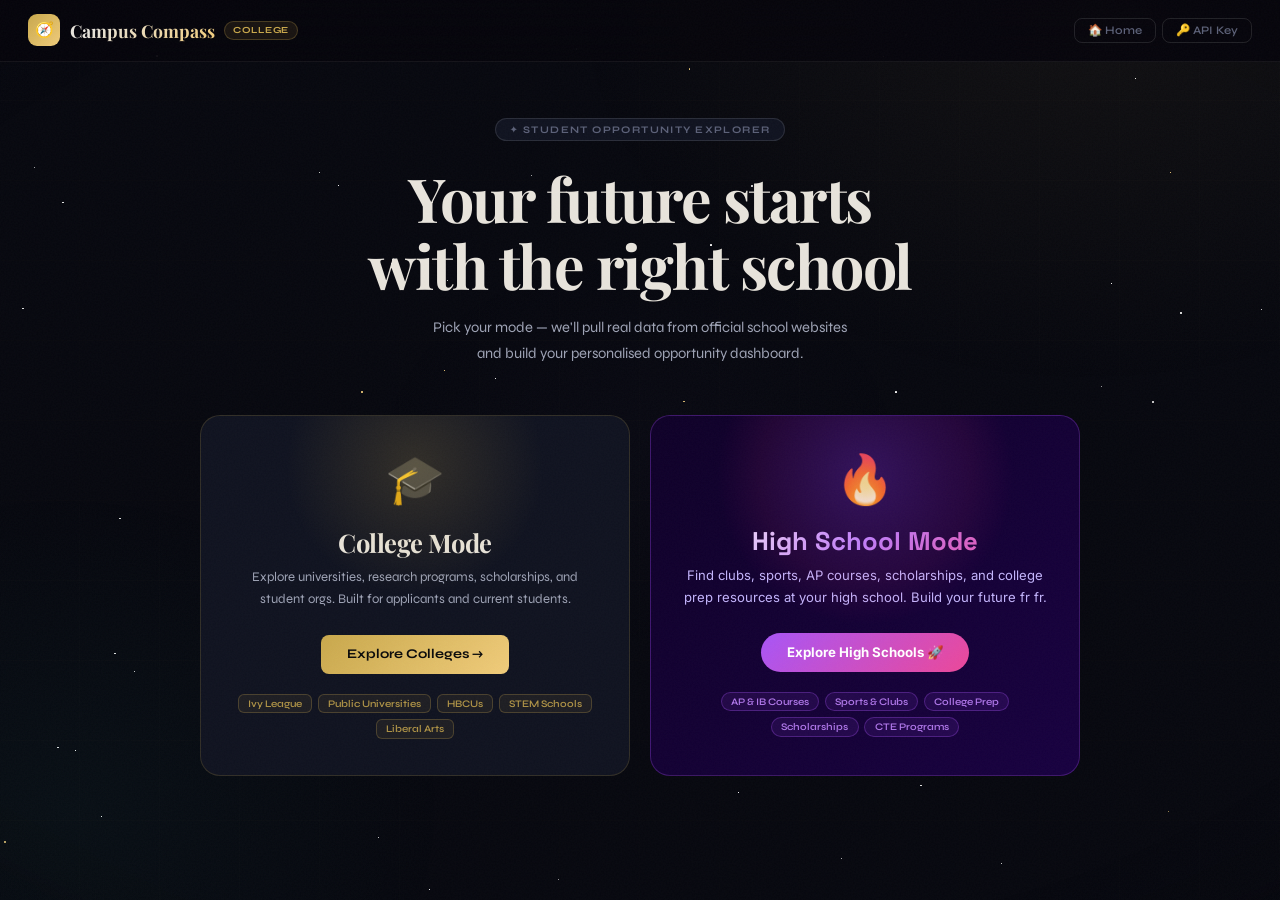
<file: campus-compass_10.html>
<!DOCTYPE html>
<html lang="en">
<head>
<meta charset="UTF-8"/>
<meta name="viewport" content="width=device-width,initial-scale=1,maximum-scale=1"/>
<title>Campus Compass</title>
<link rel="preconnect" href="https://fonts.googleapis.com"/>
<link rel="preconnect" href="https://fonts.gstatic.com" crossorigin/>
<link href="https://fonts.googleapis.com/css2?family=Playfair+Display:ital,wght@0,400;0,600;0,700;1,400&family=Space+Grotesk:wght@400;500;600;700;800&family=Syne:wght@400;600;700&family=Inter:wght@400;500;600&display=swap" rel="stylesheet"/>
<style>
/* ── RESET ── */
*,*::before,*::after{box-sizing:border-box;margin:0;padding:0}

/* ════════════════════════════════════
   COLLEGE MODE VARIABLES
════════════════════════════════════ */
[data-mode="col"]{
  --bg:#07080f;--bg2:#0d0f1c;--bg3:#131626;
  --card:#101320;--card2:#181b2e;--card3:#1f2338;
  --border:rgba(255,255,255,.06);--border2:rgba(255,255,255,.11);--border3:rgba(255,255,255,.19);
  --a1:#c9a84c;--a2:#f0cc7a;--a-dim:rgba(201,168,76,.10);--a-b:rgba(201,168,76,.26);
  --a3:#3dd6c0;--a3-dim:rgba(61,214,192,.10);--a3-b:rgba(61,214,192,.25);
  --a4:#9d7fe8;--a4-dim:rgba(157,127,232,.10);--a4-b:rgba(157,127,232,.25);
  --a5:#e0635a;--a5-dim:rgba(224,99,90,.10);--a5-b:rgba(224,99,90,.25);
  --a6:#5baee8;--a6-dim:rgba(91,174,232,.10);--a6-b:rgba(91,174,232,.25);
  --t1:#e8e4dc;--t2:#9ea3b5;--t3:#5c6178;--t4:#3a3f55;
  --r:10px;--r2:14px;--r3:20px;--rbtn:8px;
  --fh:'Playfair Display',Georgia,serif;
  --fb:'Syne',system-ui,sans-serif;
  --card-shadow:0 2px 8px rgba(0,0,0,.4);
  --hover-shadow:0 12px 40px rgba(0,0,0,.5);
  --mesh:radial-gradient(ellipse 700px 500px at 80% 5%,rgba(201,168,76,.05),transparent 70%),radial-gradient(ellipse 500px 400px at 10% 85%,rgba(61,214,192,.03),transparent 70%);
}

/* ════════════════════════════════════
   HIGH SCHOOL MODE VARIABLES
════════════════════════════════════ */
[data-mode="hs"]{
  --bg:#060010;--bg2:#0b001e;--bg3:#110028;
  --card:#0f0024;--card2:#160032;--card3:#1d0042;
  --border:rgba(168,85,247,.10);--border2:rgba(168,85,247,.20);--border3:rgba(168,85,247,.38);
  --a1:#a855f7;--a2:#c084fc;--a-dim:rgba(168,85,247,.12);--a-b:rgba(168,85,247,.32);
  --a3:#ec4899;--a3-dim:rgba(236,72,153,.12);--a3-b:rgba(236,72,153,.30);
  --a4:#06b6d4;--a4-dim:rgba(6,182,212,.12);--a4-b:rgba(6,182,212,.28);
  --a5:#34c98a;--a5-dim:rgba(52,201,138,.12);--a5-b:rgba(52,201,138,.28);
  --a6:#f59e0b;--a6-dim:rgba(245,158,11,.12);--a6-b:rgba(245,158,11,.28);
  --t1:#f0ebff;--t2:#c4b5fd;--t3:#7c6fa0;--t4:#4a3f6b;
  --r:18px;--r2:22px;--r3:28px;--rbtn:100px;
  --fh:'Space Grotesk',system-ui,sans-serif;
  --fb:'Inter',system-ui,sans-serif;
  --card-shadow:0 0 20px rgba(168,85,247,.06);
  --hover-shadow:0 8px 32px rgba(168,85,247,.22);
  --mesh:radial-gradient(ellipse 600px 500px at 20% 10%,rgba(168,85,247,.10),transparent 60%),radial-gradient(ellipse 500px 400px at 80% 80%,rgba(236,72,153,.07),transparent 60%);
}

/* ── BASE ── */
html{font-size:16px;scroll-behavior:smooth}
body{
  background:var(--bg);color:var(--t1);
  font-family:var(--fb);min-height:100vh;
  overflow-x:hidden;transition:background .5s,color .5s;
}
/* ── COLLEGE BACKGROUND: Dark Academic grain + subtle gold geometry ── */
[data-mode="col"] body,body[data-mode="col"]{background:#07080f}

/* Grain overlay — college only */
[data-mode="col"]::after,body[data-mode="col"]::after{
  content:'';position:fixed;inset:0;
  background-image:url("data:image/svg+xml,%3Csvg xmlns='http://www.w3.org/2000/svg' width='300' height='300'%3E%3Cfilter id='n'%3E%3CfeTurbulence type='fractalNoise' baseFrequency='.62' numOctaves='4' stitchTiles='stitch'/%3E%3C/filter%3E%3Crect width='300' height='300' filter='url(%23n)' opacity='.035'/%3E%3C/svg%3E");
  pointer-events:none;z-index:9998;opacity:.7;
}

/* HS background: deep purple, no grain */
[data-mode="hs"]::after,body[data-mode="hs"]::after{content:none}

/* Shared star canvas */
.stars{position:fixed;inset:0;pointer-events:none;z-index:0;overflow:hidden}

/* College stars: small, white, very dim & slow */
.star{
  position:absolute;border-radius:50%;
  animation:twinkle var(--d,4s) ease-in-out infinite var(--dl,0s);
}
[data-mode="col"] .star{background:#fff}
/* HS stars: tinted purple/pink/cyan, brighter, faster */
[data-mode="hs"] .star{background:var(--sc,#fff)}

@keyframes twinkle{0%,100%{opacity:var(--op,.15)}50%{opacity:var(--op2,.7)}}

/* College mesh: two faint gold/teal radial glows */
.mesh{position:fixed;inset:0;z-index:0;pointer-events:none;transition:background .7s}
[data-mode="col"] .mesh{
  background:
    radial-gradient(ellipse 800px 600px at 85% 0%,  rgba(201,168,76,.06), transparent 65%),
    radial-gradient(ellipse 600px 500px at 5%  90%, rgba(61,214,192,.04), transparent 65%),
    radial-gradient(ellipse 400px 300px at 50% 50%, rgba(157,127,232,.02),transparent 70%);
}

/* College: subtle diagonal rule lines like aged paper */
.col-grid{
  position:fixed;inset:0;z-index:0;pointer-events:none;
  background-image:
    repeating-linear-gradient(0deg, transparent, transparent 79px, rgba(201,168,76,.025) 80px),
    repeating-linear-gradient(90deg,transparent, transparent 79px, rgba(201,168,76,.015) 80px);
}
[data-mode="hs"] .col-grid{display:none}

/* HS mesh: large animated gradient blobs */
[data-mode="hs"] .mesh{
  background:
    radial-gradient(ellipse 700px 600px at 15% 5%,  rgba(168,85,247,.14), transparent 60%),
    radial-gradient(ellipse 500px 500px at 85% 80%, rgba(236,72,153,.10), transparent 55%),
    radial-gradient(ellipse 400px 350px at 50% 45%, rgba(6,182,212,.05),  transparent 60%);
  animation:blobDrift 12s ease-in-out infinite alternate;
}
@keyframes blobDrift{
  0%  {background:
    radial-gradient(ellipse 700px 600px at 15% 5%,  rgba(168,85,247,.14), transparent 60%),
    radial-gradient(ellipse 500px 500px at 85% 80%, rgba(236,72,153,.10), transparent 55%),
    radial-gradient(ellipse 400px 350px at 50% 45%, rgba(6,182,212,.05),  transparent 60%)}
  50% {background:
    radial-gradient(ellipse 750px 550px at 25% 15%, rgba(168,85,247,.18), transparent 58%),
    radial-gradient(ellipse 550px 480px at 75% 70%, rgba(236,72,153,.13), transparent 52%),
    radial-gradient(ellipse 450px 380px at 60% 35%, rgba(6,182,212,.07),  transparent 58%)}
  100%{background:
    radial-gradient(ellipse 680px 620px at 10% 20%, rgba(168,85,247,.12), transparent 62%),
    radial-gradient(ellipse 520px 520px at 90% 75%, rgba(236,72,153,.09), transparent 58%),
    radial-gradient(ellipse 420px 360px at 40% 55%, rgba(6,182,212,.06),  transparent 62%)}
}

/* HS: dot grid overlay */
.hs-dots{
  position:fixed;inset:0;z-index:0;pointer-events:none;
  background-image:radial-gradient(circle, rgba(168,85,247,.18) 1px, transparent 1px);
  background-size:36px 36px;
  mask-image:radial-gradient(ellipse 100% 100% at 50% 50%, black 30%, transparent 100%);
  -webkit-mask-image:radial-gradient(ellipse 100% 100% at 50% 50%, black 30%, transparent 100%);
}
[data-mode="col"] .hs-dots{display:none}

/* HS: aurora strip at top */
.hs-aurora{
  position:fixed;top:0;left:0;right:0;height:260px;z-index:0;pointer-events:none;
  background:linear-gradient(180deg,
    rgba(168,85,247,.18) 0%,
    rgba(236,72,153,.08) 45%,
    transparent 100%);
  filter:blur(40px);
  animation:auroraPulse 6s ease-in-out infinite alternate;
}
@keyframes auroraPulse{
  0%  {opacity:.7;transform:scaleX(1)}
  50% {opacity:1; transform:scaleX(1.04)}
  100%{opacity:.6;transform:scaleX(.97)}
}
[data-mode="col"] .hs-aurora{display:none}

/* College: corner vignette for drama */
.col-vignette{
  position:fixed;inset:0;z-index:0;pointer-events:none;
  background:radial-gradient(ellipse 120% 100% at 50% 50%, transparent 55%, rgba(4,5,10,.7) 100%);
}
[data-mode="hs"] .col-vignette{display:none}
.app{position:relative;z-index:1;min-height:100vh;display:flex;flex-direction:column}

/* ═══════════════════
   HEADER
═══════════════════ */
.hdr{
  display:flex;align-items:center;justify-content:space-between;
  padding:.9rem 1.75rem;border-bottom:1px solid var(--border);
  background:rgba(6,5,12,.88);backdrop-filter:blur(20px);
  position:sticky;top:0;z-index:200;gap:1rem;flex-wrap:wrap;
  transition:border-color .5s,background .5s;
}
[data-mode="hs"] .hdr{background:rgba(5,0,14,.88)}
.logo{display:flex;align-items:center;gap:.6rem;cursor:pointer;user-select:none}
.logo-icon{
  width:32px;height:32px;border-radius:9px;display:flex;align-items:center;
  justify-content:center;font-size:.95rem;font-weight:700;flex-shrink:0;
  background:linear-gradient(135deg,var(--a1),var(--a2));color:#080808;
  transition:all .3s;
}
[data-mode="hs"] .logo-icon{box-shadow:0 0 16px rgba(168,85,247,.4)}
.logo-text{
  font-family:var(--fh);font-size:1.1rem;font-weight:700;
  background:linear-gradient(135deg,var(--t1) 20%,var(--a2));
  -webkit-background-clip:text;-webkit-text-fill-color:transparent;background-clip:text;
  transition:all .4s;
}
[data-mode="hs"] .logo-text{background:linear-gradient(135deg,#fff,var(--a1) 50%,var(--a3));-webkit-background-clip:text;background-clip:text}
.logo-badge{
  font-size:.58rem;font-weight:700;letter-spacing:.08em;text-transform:uppercase;
  color:var(--a1);background:var(--a-dim);border:1px solid var(--a-b);
  padding:.14rem .48rem;border-radius:100px;transition:all .4s;
}
.hdr-nav{display:flex;align-items:center;gap:.4rem;flex-wrap:wrap}
.hdr-btn{
  font-family:var(--fb);font-size:.72rem;font-weight:600;color:var(--t3);
  background:none;border:1px solid var(--border2);border-radius:var(--rbtn);
  padding:.28rem .8rem;cursor:pointer;transition:all .18s;white-space:nowrap;
}
.hdr-btn:hover{color:var(--t1);border-color:var(--border3);background:var(--card)}
.hdr-btn.on{color:var(--a1);border-color:var(--a-b);background:var(--a-dim)}

/* ═══════════════════
   PAGES
═══════════════════ */
.page{display:none;animation:rise .4s cubic-bezier(.25,.46,.45,.94) both}
.page.active{display:block}
@keyframes rise{from{opacity:0;transform:translateY(18px)}to{opacity:1;transform:none}}

/* ═══════════════════
   HOME — MODE SELECTOR
═══════════════════ */
.home-wrap{max-width:1080px;margin:0 auto;padding:3.5rem 1.5rem 4rem}
.home-top{text-align:center;margin-bottom:3rem}
.home-kicker{
  display:inline-flex;align-items:center;gap:.45rem;
  font-size:.63rem;font-weight:700;letter-spacing:.14em;text-transform:uppercase;
  color:var(--t3);background:var(--card);border:1px solid var(--border2);
  padding:.28rem .85rem;border-radius:100px;margin-bottom:1.5rem;
}
.home-h1{
  font-family:'Playfair Display',Georgia,serif;
  font-size:clamp(2.2rem,5vw,3.8rem);font-weight:700;line-height:1.1;
  letter-spacing:-.025em;color:var(--t1);margin-bottom:1rem;
}
.home-sub{font-size:.92rem;color:var(--t2);max-width:440px;margin:0 auto;line-height:1.75}

.mode-cards{display:grid;grid-template-columns:1fr 1fr;gap:1.25rem;max-width:880px;margin:0 auto}

/* College card */
.mc-col{
  background:var(--card);border:1px solid rgba(201,168,76,.18);
  border-radius:20px;padding:2.25rem 2rem;cursor:pointer;
  position:relative;overflow:hidden;text-align:center;
  transition:all .25s cubic-bezier(.25,.46,.45,.94);
}
.mc-col:hover{transform:translateY(-5px);border-color:rgba(201,168,76,.4);box-shadow:0 20px 60px rgba(201,168,76,.12)}
.mc-col-glow{
  position:absolute;width:260px;height:260px;border-radius:50%;
  top:-80px;left:50%;transform:translateX(-50%);pointer-events:none;
  background:radial-gradient(circle,rgba(201,168,76,.18),transparent 70%);
}
.mc-col-icon{font-size:3rem;margin-bottom:1rem;display:block}
.mc-col-title{
  font-family:'Playfair Display',serif;font-size:1.6rem;font-weight:700;
  color:#e8e4dc;margin-bottom:.55rem;letter-spacing:-.02em;
}
.mc-col-desc{font-family:'Syne',sans-serif;font-size:.82rem;color:#9ea3b5;line-height:1.65;margin-bottom:1.5rem}
.mc-col-btn{
  display:inline-flex;align-items:center;gap:.5rem;font-family:'Syne',sans-serif;
  font-size:.83rem;font-weight:700;padding:.72rem 1.6rem;border-radius:8px;
  border:none;cursor:pointer;transition:all .2s;
  background:linear-gradient(135deg,#c9a84c,#f0cc7a);color:#0b0b0b;
}
.mc-col-btn:hover{box-shadow:0 8px 24px rgba(201,168,76,.45);transform:translateY(-1px)}
.mc-col-tags{display:flex;gap:.35rem;justify-content:center;flex-wrap:wrap;margin-top:1.25rem}
.mc-col-tag{
  font-size:.63rem;font-weight:600;padding:.18rem .58rem;
  border-radius:6px;border:1px solid rgba(201,168,76,.25);
  color:rgba(201,168,76,.85);background:rgba(201,168,76,.08);
}

/* High School card */
.mc-hs{
  background:linear-gradient(135deg,#0f0028,#180040);
  border:1px solid rgba(168,85,247,.28);
  border-radius:20px;padding:2.25rem 2rem;cursor:pointer;
  position:relative;overflow:hidden;text-align:center;
  transition:all .25s cubic-bezier(.25,.46,.45,.94);
}
.mc-hs:hover{transform:translateY(-5px);border-color:rgba(168,85,247,.55);box-shadow:0 20px 60px rgba(168,85,247,.22)}
.mc-hs-glow{
  position:absolute;width:300px;height:300px;border-radius:50%;
  top:-90px;left:50%;transform:translateX(-50%);pointer-events:none;
  background:radial-gradient(circle,rgba(168,85,247,.22),rgba(236,72,153,.08) 50%,transparent 70%);
}
.mc-hs-icon{font-size:3rem;margin-bottom:1rem;display:block}
.mc-hs-title{
  font-family:'Space Grotesk',sans-serif;font-size:1.6rem;font-weight:700;
  background:linear-gradient(135deg,#fff,#c084fc 50%,#ec4899);
  -webkit-background-clip:text;-webkit-text-fill-color:transparent;background-clip:text;
  margin-bottom:.55rem;
}
.mc-hs-desc{font-family:'Inter',sans-serif;font-size:.82rem;color:#c4b5fd;line-height:1.65;margin-bottom:1.5rem}
.mc-hs-btn{
  display:inline-flex;align-items:center;gap:.5rem;font-family:'Inter',sans-serif;
  font-size:.83rem;font-weight:700;padding:.72rem 1.6rem;border-radius:100px;
  border:none;cursor:pointer;transition:all .2s;
  background:linear-gradient(135deg,#a855f7,#ec4899);color:#fff;
}
.mc-hs-btn:hover{box-shadow:0 8px 28px rgba(168,85,247,.5);transform:translateY(-1px)}
.mc-hs-tags{display:flex;gap:.35rem;justify-content:center;flex-wrap:wrap;margin-top:1.25rem}
.mc-hs-tag{
  font-size:.63rem;font-weight:600;padding:.18rem .58rem;
  border-radius:100px;border:1px solid rgba(168,85,247,.3);
  color:rgba(192,132,252,.9);background:rgba(168,85,247,.10);
}

/* ═══════════════════
   DIRECTORY
═══════════════════ */
.dir-wrap{max-width:1200px;margin:0 auto;padding:1.75rem 1.5rem 4rem}
.dir-head{margin-bottom:1.75rem}
.pg-title{font-family:var(--fh);font-size:1.85rem;font-weight:700;letter-spacing:-.02em;color:var(--t1);margin-bottom:.3rem}
[data-mode="hs"] .pg-title{
  background:linear-gradient(135deg,#fff,var(--a2) 60%,var(--a3));
  -webkit-background-clip:text;-webkit-text-fill-color:transparent;background-clip:text;
}
.pg-sub{font-size:.8rem;color:var(--t3);margin-bottom:1.2rem}
.dir-controls{display:flex;align-items:center;gap:.6rem;flex-wrap:wrap}
.dir-search{
  flex:1;min-width:185px;max-width:350px;font-family:var(--fb);font-size:.84rem;
  color:var(--t1);background:var(--card);border:1.5px solid var(--border2);
  border-radius:var(--r);padding:.65rem 1rem;outline:none;
  transition:border-color .2s,box-shadow .2s;
}
.dir-search::placeholder{color:var(--t3)}
.dir-search:focus{border-color:var(--a1);box-shadow:0 0 0 3px var(--a-dim)}
.filter-row{display:flex;gap:.32rem;flex-wrap:wrap}
.fpill{
  font-size:.68rem;font-weight:600;color:var(--t3);background:var(--card2);
  border:1px solid var(--border2);padding:.24rem .72rem;border-radius:100px;cursor:pointer;transition:all .15s;
}
.fpill:hover{color:var(--t2)}
.fpill.on{color:var(--a1);background:var(--a-dim);border-color:var(--a-b)}
.cat-section{margin-bottom:2.2rem}
.cat-label{
  font-size:.6rem;font-weight:700;letter-spacing:.13em;text-transform:uppercase;
  color:var(--t3);margin-bottom:.8rem;display:flex;align-items:center;gap:.6rem;
}
.cat-label::after{content:'';flex:1;height:1px;background:var(--border)}
.school-grid{display:grid;grid-template-columns:repeat(auto-fill,minmax(200px,1fr));gap:.6rem}
.stile{
  background:var(--card);border:1px solid var(--border);
  border-radius:var(--r2);padding:.95rem 1rem;
  cursor:pointer;position:relative;overflow:hidden;
  transition:all .2s cubic-bezier(.25,.46,.45,.94);
  box-shadow:var(--card-shadow);
}
.stile:hover{transform:translateY(-3px);border-color:var(--border2);box-shadow:var(--hover-shadow)}
[data-mode="col"] .stile:hover{border-color:rgba(201,168,76,.3);background:rgba(201,168,76,.03)}
[data-mode="hs"] .stile:hover{border-color:var(--a-b);background:rgba(168,85,247,.05)}
.stile-em{font-size:1.25rem;margin-bottom:.45rem;display:block}
.stile-name{font-family:var(--fh);font-size:.88rem;font-weight:600;color:var(--t1);margin-bottom:.22rem;line-height:1.3}
.stile-meta{font-size:.67rem;color:var(--t3);margin-bottom:.5rem}
.stile-tags{display:flex;gap:.25rem;flex-wrap:wrap}
.stile-tag{font-size:.58rem;font-weight:600;padding:.15rem .48rem;border-radius:100px;border:1px solid var(--a-b);color:var(--a1);background:var(--a-dim)}
.stile-vibe{font-size:.58rem;font-weight:600;padding:.15rem .48rem;border-radius:100px;border:1px solid var(--border2);color:var(--t3);background:var(--card2)}
.stile-arrow{position:absolute;bottom:.75rem;right:.8rem;font-size:.7rem;color:var(--t4);transition:all .2s}
.stile:hover .stile-arrow{color:var(--t2);transform:translateX(3px)}
.no-results{text-align:center;padding:3rem 1rem;color:var(--t3);font-size:.84rem}

/* ═══════════════════
   QUIZ
═══════════════════ */
.quiz-wrap{max-width:560px;margin:0 auto;padding:2rem 1.5rem 3.5rem}
.qbanner{
  display:flex;align-items:center;gap:.8rem;background:var(--card);
  border:1px solid var(--border2);border-radius:var(--r2);padding:.85rem 1.1rem;margin-bottom:1.75rem;
}
.qb-icon{font-size:1.3rem;flex-shrink:0}
.qb-name{font-family:var(--fh);font-size:.92rem;font-weight:600;color:var(--t1)}
.qb-meta{font-size:.68rem;color:var(--t3);margin-top:.07rem}
.prog-bar{display:flex;gap:.38rem;margin-bottom:.45rem}
.prog-seg{flex:1;height:3px;border-radius:100px;background:var(--border2);transition:background .4s}
.prog-seg.done,.prog-seg.on{background:var(--a1)}
.prog-meta{display:flex;justify-content:space-between;font-size:.67rem;color:var(--t3);font-weight:600;margin-bottom:2rem}
.prog-meta .cur{color:var(--a1)}
.q-block{display:none;animation:rise .35s ease both}
.q-block.active{display:block}
.q-badge{
  display:inline-block;font-size:.6rem;font-weight:700;letter-spacing:.1em;text-transform:uppercase;
  padding:.2rem .68rem;border-radius:100px;margin-bottom:.8rem;
  color:var(--a1);background:var(--a-dim);border:1px solid var(--a-b);
}
.q-h{font-family:var(--fh);font-size:1.8rem;font-weight:700;line-height:1.15;letter-spacing:-.02em;color:var(--t1);margin-bottom:.38rem}
[data-mode="hs"] .q-h{font-size:1.7rem}
.q-sub{font-size:.79rem;color:var(--t3);margin-bottom:1.5rem;line-height:1.6}
.q-field{
  width:100%;font-family:var(--fb);font-size:.9rem;color:var(--t1);
  background:var(--card);border:1.5px solid var(--border2);
  border-radius:var(--r);padding:.82rem 1.05rem;outline:none;
  transition:border-color .2s,box-shadow .2s;-webkit-appearance:none;
}
.q-field:focus{border-color:var(--a1);box-shadow:0 0 0 4px var(--a-dim)}
.q-field::placeholder{color:var(--t3)}
input[type=date]::-webkit-calendar-picker-indicator{filter:invert(.4);cursor:pointer}
.maj-grid{display:grid;grid-template-columns:repeat(2,1fr);gap:.42rem;margin-bottom:.6rem}
.maj-tile{
  display:flex;align-items:center;gap:.52rem;padding:.68rem .82rem;
  border-radius:var(--r);border:1.5px solid var(--border2);background:var(--card);
  cursor:pointer;transition:all .15s;
}
.maj-tile:hover,.maj-tile.pk{border-color:var(--a1);background:var(--a-dim)}
.maj-tile.pk .mtl{color:var(--a1)}
.mti{font-size:.98rem;flex-shrink:0}
.mtl{font-size:.74rem;font-weight:500;color:var(--t2)}
.grade-grid{display:grid;grid-template-columns:repeat(4,1fr);gap:.42rem;margin-bottom:.6rem}
.grade-tile{
  display:flex;flex-direction:column;align-items:center;padding:.82rem .4rem;
  border-radius:var(--r);border:1.5px solid var(--border2);background:var(--card);
  cursor:pointer;transition:all .15s;text-align:center;
}
.grade-tile:hover,.grade-tile.pk{border-color:var(--a1);background:var(--a-dim)}
.grade-tile.pk .gtn,.grade-tile.pk .gtl{color:var(--a1)}
.gtn{font-family:var(--fh);font-size:1.4rem;font-weight:700;color:var(--t2)}
.gtl{font-size:.62rem;color:var(--t3);font-weight:500}
.int-grid{display:grid;grid-template-columns:repeat(3,1fr);gap:.38rem;margin-bottom:.6rem}
.int-tile{
  display:flex;align-items:center;gap:.42rem;padding:.6rem .72rem;
  border-radius:var(--r);border:1.5px solid var(--border2);background:var(--card);
  cursor:pointer;transition:all .15s;font-size:.72rem;font-weight:500;color:var(--t2);
}
.int-tile:hover,.int-tile.pk{border-color:var(--a1);background:var(--a-dim);color:var(--a1)}
.int-icon{font-size:.88rem;flex-shrink:0}
.q-nav{display:flex;align-items:center;justify-content:space-between;margin-top:1.6rem;gap:1rem}
.q-back{font-family:var(--fb);font-size:.76rem;color:var(--t3);background:none;border:none;cursor:pointer;padding:.42rem;transition:color .15s}
.q-back:hover{color:var(--t1)}
.btn{
  display:inline-flex;align-items:center;gap:.5rem;font-family:var(--fb);
  font-size:.84rem;font-weight:700;padding:.76rem 1.7rem;
  border-radius:var(--rbtn);border:none;cursor:pointer;
  transition:all .2s cubic-bezier(.25,.46,.45,.94);
  background:linear-gradient(135deg,var(--a1),var(--a2));color:#0a0a0a;
}
.btn:hover{transform:translateY(-2px);box-shadow:0 8px 28px var(--a-dim)}
[data-mode="hs"] .btn{color:#fff;box-shadow:0 4px 20px rgba(168,85,247,.3)}
.btn:disabled{opacity:.4;cursor:not-allowed;transform:none;box-shadow:none}

/* ═══════════════════
   LOADING
═══════════════════ */
.load-wrap{max-width:440px;margin:0 auto;padding:5rem 1.5rem;text-align:center}
.loader-orb{position:relative;width:62px;height:62px;margin:0 auto 1.65rem}
.lo-core{
  position:absolute;inset:16px;border-radius:50%;
  background:linear-gradient(135deg,var(--a1),var(--a2));
  animation:pulse 1.5s ease infinite;
}
@keyframes pulse{0%,100%{box-shadow:0 0 0 0 var(--a-b)}50%{box-shadow:0 0 0 12px transparent}}
.lo-ring{position:absolute;inset:0;border-radius:50%;border:2px solid var(--border2);border-top-color:var(--a1);animation:spin 1s linear infinite}
@keyframes spin{to{transform:rotate(360deg)}}
.load-title{font-family:var(--fh);font-size:1.6rem;font-weight:700;margin-bottom:.42rem}
.load-sub{font-size:.79rem;color:var(--t3);margin-bottom:1.65rem;line-height:1.65}
.load-url{font-size:.68rem;color:var(--t3);background:var(--card);padding:.42rem .88rem;border-radius:var(--r);border:1px solid var(--border2);margin-bottom:1.65rem;word-break:break-all}
.load-steps{display:flex;flex-direction:column;gap:.42rem}
.ls{display:flex;align-items:center;gap:.72rem;padding:.62rem .92rem;border-radius:var(--r);border:1px solid var(--border2);background:var(--card);font-size:.77rem;color:var(--t3);text-align:left;transition:all .3s}
.ls.act{border-color:var(--a-b);background:var(--a-dim);color:var(--t1);font-weight:500}
.ls.done{border-color:rgba(52,201,138,.25);background:rgba(52,201,138,.08);color:#34c98a}
.ls-dot{width:7px;height:7px;border-radius:50%;background:var(--border2);flex-shrink:0;transition:background .3s}
.ls.act .ls-dot{background:var(--a1);animation:blink 1s ease infinite}
.ls.done .ls-dot{background:#34c98a}
@keyframes blink{0%,100%{transform:scale(1)}50%{transform:scale(1.5)}}

/* ═══════════════════
   DASHBOARD
═══════════════════ */
.dash-wrap{max-width:1150px;margin:0 auto;padding:1.75rem 1.5rem 4rem}
.compare-strip{
  background:var(--card);border:1px solid var(--border2);border-radius:var(--r2);
  padding:.72rem .95rem;margin-bottom:1.65rem;display:flex;align-items:center;gap:.6rem;flex-wrap:wrap;
}
.cs-lbl{font-size:.67rem;font-weight:600;color:var(--t3);white-space:nowrap}
.cs-sch{
  display:flex;align-items:center;background:var(--card2);border:1px solid var(--border2);
  border-radius:100px;padding:.22rem .68rem;cursor:pointer;transition:all .15s;
}
.cs-sch:hover{border-color:var(--border3)}
.cs-sch.act{border-color:var(--a-b);background:var(--a-dim)}
.cs-sname{font-size:.67rem;font-weight:600;color:var(--t2)}
.cs-sch.act .cs-sname{color:var(--a1)}
.cs-add{
  font-family:var(--fb);font-size:.67rem;font-weight:600;color:var(--t3);
  background:none;border:1px dashed var(--border2);border-radius:100px;
  padding:.22rem .68rem;cursor:pointer;transition:all .15s;
}
.cs-add:hover{color:var(--t2);border-color:var(--border3)}
.dash-top{display:flex;align-items:flex-start;justify-content:space-between;flex-wrap:wrap;gap:1rem;margin-bottom:1.4rem}
.dash-sch-card{
  background:var(--card);border:1px solid var(--border2);border-radius:var(--r2);
  padding:1.05rem 1.3rem;display:flex;align-items:flex-start;gap:.9rem;flex:1;min-width:265px;
}
[data-mode="hs"] .dash-sch-card{box-shadow:0 0 30px rgba(168,85,247,.08)}
.dsc-icon{font-size:1.65rem;flex-shrink:0;margin-top:.1rem}
.dsc-body{flex:1}
.dsc-mode{font-size:.58rem;font-weight:700;letter-spacing:.1em;text-transform:uppercase;color:var(--a1);margin-bottom:.16rem}
.dsc-name{font-family:var(--fh);font-size:1.38rem;font-weight:700;line-height:1.15;color:var(--t1);margin-bottom:.32rem}
[data-mode="hs"] .dsc-name{font-size:1.3rem}
.dsc-pills{display:flex;flex-wrap:wrap;gap:.28rem}
.dash-actions{display:flex;flex-direction:column;align-items:flex-end;gap:.38rem}
.act-btn{
  font-family:var(--fb);font-size:.71rem;color:var(--t3);background:none;
  border:1px solid var(--border2);border-radius:var(--rbtn);
  padding:.26rem .82rem;cursor:pointer;transition:all .18s;white-space:nowrap;
}
.act-btn:hover{color:var(--t1);border-color:var(--border3);background:var(--card)}

/* Match score */
.match-wrap{margin-bottom:1.3rem}
.match-top{display:flex;justify-content:space-between;margin-bottom:.38rem}
.match-lbl{font-size:.7rem;font-weight:600;color:var(--t3)}
.match-pct{font-family:var(--fh);font-size:1.08rem;font-weight:700;color:var(--a1)}
.match-bg{height:6px;background:var(--bg3);border-radius:100px;overflow:hidden}
.match-fill{height:100%;background:linear-gradient(90deg,var(--a1),var(--a2));border-radius:100px;transition:width 1.3s cubic-bezier(.25,.46,.45,.94)}

/* Deadline alert */
.dl-alert{
  display:flex;align-items:center;gap:.7rem;
  background:rgba(224,99,90,.08);border:1px solid rgba(224,99,90,.25);
  border-radius:var(--r);padding:.65rem .95rem;margin-bottom:1.2rem;
  font-size:.77rem;color:#e0635a;font-weight:500;
}
.dl-icon{font-size:.95rem;flex-shrink:0}

/* Pills */
.pill{font-size:.64rem;font-weight:600;padding:.2rem .66rem;border-radius:100px;border:1px solid;display:inline-block}
.pill-a{color:var(--a1);background:var(--a-dim);border-color:var(--a-b)}
.pill-b{color:var(--a3);background:var(--a3-dim);border-color:var(--a3-b)}
.pill-c{color:var(--a4);background:var(--a4-dim);border-color:var(--a4-b)}
.pill-d{color:var(--a5);background:var(--a5-dim);border-color:var(--a5-b)}
.pill-e{color:var(--a6);background:var(--a6-dim);border-color:var(--a6-b)}

/* Source badge */
.src-badge{
  font-size:.62rem;color:var(--t3);background:var(--card2);border:1px solid var(--border);
  border-radius:var(--r);padding:.3rem .78rem;display:flex;align-items:center;gap:.36rem;
  margin-bottom:1.35rem;flex-wrap:wrap;
}
.src-dot{width:5px;height:5px;border-radius:50%;background:var(--a1);animation:blink 2s ease infinite;flex-shrink:0}
.src-link{
  display:inline-flex;align-items:center;margin-left:auto;font-size:.64rem;font-weight:600;
  color:var(--a1);text-decoration:none;padding:.16rem .6rem;border-radius:100px;
  border:1px solid var(--a-b);background:var(--a-dim);transition:all .15s;white-space:nowrap;
}
.src-link:hover{background:var(--a1);color:#0a0a0a}
[data-mode="hs"] .src-link:hover{color:#fff}

/* Stats */
.stat-row{display:grid;grid-template-columns:repeat(auto-fit,minmax(135px,1fr));gap:.72rem;margin-bottom:1.5rem}
.stat-card{background:var(--card);border:1px solid var(--border);border-radius:var(--r2);padding:.95rem 1.15rem;position:relative;overflow:hidden;box-shadow:var(--card-shadow)}
.stat-card::before{content:'';position:absolute;top:0;left:0;right:0;height:2.5px}
.sc-a::before{background:linear-gradient(90deg,var(--a1),var(--a2))}
.sc-b::before{background:linear-gradient(90deg,var(--a3),var(--a2))}
.sc-c::before{background:linear-gradient(90deg,var(--a4),var(--a3))}
.sc-d::before{background:linear-gradient(90deg,var(--a5),var(--a6))}
.stat-val{font-family:var(--fh);font-size:1.65rem;font-weight:700;line-height:1;margin-bottom:.2rem}
.sc-a .stat-val{color:var(--a2)}.sc-b .stat-val{color:var(--a3)}.sc-c .stat-val{color:var(--a4)}.sc-d .stat-val{color:var(--a5)}
.stat-lbl{font-size:.65rem;color:var(--t3);font-weight:500}

/* Tabs */
.tab-bar{display:flex;gap:0;border-bottom:1px solid var(--border);margin-bottom:1.5rem;overflow-x:auto;scrollbar-width:none}
.tab-bar::-webkit-scrollbar{display:none}
.tab-btn{
  font-family:var(--fb);font-size:.74rem;font-weight:600;color:var(--t3);
  background:transparent;border:none;cursor:pointer;padding:.68rem 1.1rem;
  border-bottom:2px solid transparent;margin-bottom:-1px;white-space:nowrap;transition:all .18s;
}
.tab-btn:hover{color:var(--t2)}
.tab-btn.on{color:var(--a1);border-bottom-color:var(--a1)}
.tab-pane{display:none;animation:rise .3s ease}
.tab-pane.on{display:block}

/* Section label */
.sec-lbl{font-size:.6rem;font-weight:700;letter-spacing:.12em;text-transform:uppercase;color:var(--t3);margin-bottom:.85rem;display:flex;align-items:center;gap:.58rem}
.sec-lbl::after{content:'';flex:1;height:1px;background:var(--border)}

/* Section link bar */
.sec-link-bar{margin-bottom:.65rem}
.sec-link{
  display:inline-flex;align-items:center;gap:.3rem;font-size:.7rem;font-weight:600;
  color:var(--t3);text-decoration:none;padding:.26rem .82rem;border-radius:100px;
  border:1px solid var(--border2);background:var(--card);transition:all .18s;
}
.sec-link:hover{color:var(--t1);border-color:var(--border3);background:var(--card2);transform:translateY(-1px)}

/* Opportunity cards */
.opp-grid{display:grid;grid-template-columns:repeat(auto-fill,minmax(265px,1fr));gap:.82rem;margin-bottom:1.9rem}
.oc{
  background:var(--card);border:1px solid var(--border);border-radius:var(--r2);
  padding:1.15rem;position:relative;overflow:hidden;
  transition:all .2s cubic-bezier(.25,.46,.45,.94);box-shadow:var(--card-shadow);
}
[data-mode="hs"] .oc{
  background:linear-gradient(var(--card),var(--card)) padding-box,
             linear-gradient(135deg,rgba(168,85,247,.2),rgba(236,72,153,.1)) border-box;
  border:1px solid transparent;
}
.oc:hover{transform:translateY(-3px);box-shadow:var(--hover-shadow)}
[data-mode="col"] .oc:hover{border-color:var(--border2)}
.oc-bar{position:absolute;top:0;left:0;right:0;height:3px}
.ca .oc-bar{background:linear-gradient(90deg,var(--a1),var(--a2))}
.cb .oc-bar{background:linear-gradient(90deg,var(--a3),var(--a2))}
.cc .oc-bar{background:linear-gradient(90deg,var(--a4),var(--a3))}
.cd .oc-bar{background:linear-gradient(90deg,var(--a5),var(--a6))}
.ce .oc-bar{background:linear-gradient(90deg,var(--a6),var(--a4))}
.oc-type{font-size:.58rem;font-weight:700;letter-spacing:.09em;text-transform:uppercase;margin-bottom:.32rem}
.ca .oc-type{color:var(--a1)}.cb .oc-type{color:var(--a3)}.cc .oc-type{color:var(--a4)}.cd .oc-type{color:var(--a5)}.ce .oc-type{color:var(--a6)}
.oc-title{font-family:var(--fh);font-size:.96rem;font-weight:600;line-height:1.3;color:var(--t1);margin-bottom:.32rem}
.oc-desc{font-size:.74rem;color:var(--t2);line-height:1.6;margin-bottom:.75rem}
.oc-foot{display:flex;align-items:center;justify-content:space-between;padding-top:.58rem;border-top:1px solid var(--border);gap:.38rem;flex-wrap:wrap}
.oc-src{font-size:.6rem;color:var(--t3);display:flex;align-items:center;gap:.26rem}
.oc-src-dot{width:4px;height:4px;border-radius:50%;background:var(--a1);flex-shrink:0}
.oc-dl{font-size:.64rem;font-weight:600;color:#e0635a}
.oc-link{
  display:inline-flex;align-items:center;font-size:.64rem;font-weight:600;
  text-decoration:none;padding:.18rem .58rem;border-radius:100px;border:1px solid;
  transition:all .15s;white-space:nowrap;
}
.ca .oc-link{color:var(--a1);border-color:var(--a-b);background:var(--a-dim)}
.ca .oc-link:hover{background:var(--a1);color:#0a0a0a}
.cb .oc-link{color:var(--a3);border-color:var(--a3-b);background:var(--a3-dim)}
.cb .oc-link:hover{background:var(--a3);color:#0a0a0a}
[data-mode="hs"] .cb .oc-link:hover{color:#fff}
.cc .oc-link{color:var(--a4);border-color:var(--a4-b);background:var(--a4-dim)}
.cc .oc-link:hover{background:var(--a4);color:#0a0a0a}
[data-mode="hs"] .cc .oc-link:hover{color:#fff}
.cd .oc-link{color:var(--a5);border-color:var(--a5-b);background:var(--a5-dim)}
.cd .oc-link:hover{background:var(--a5);color:#fff}
[data-mode="col"] .cd .oc-link:hover{color:#0a0a0a}
.ce .oc-link{color:var(--a6);border-color:var(--a6-b);background:var(--a6-dim)}
.ce .oc-link:hover{background:var(--a6);color:#0a0a0a}

/* Schedule */
.week-grid{display:grid;grid-template-columns:repeat(auto-fill,minmax(190px,1fr));gap:.72rem;margin-bottom:1.5rem}
.day-card{background:var(--card);border:1px solid var(--border);border-radius:var(--r2);overflow:hidden;box-shadow:var(--card-shadow)}
.day-hd{padding:.62rem .95rem;background:var(--card2);display:flex;align-items:center;justify-content:space-between;border-bottom:1px solid var(--border)}
.day-nm{font-size:.67rem;font-weight:700;letter-spacing:.07em;text-transform:uppercase;color:var(--t1)}
.day-tp{font-size:.59rem;color:var(--t3)}
.tb{display:flex;align-items:flex-start;gap:.52rem;padding:.48rem .95rem;border-bottom:1px solid var(--border);transition:background .15s}
.tb:last-child{border-bottom:none}.tb:hover{background:var(--bg3)}
.tb-t{font-size:.61rem;font-weight:700;color:var(--t3);min-width:44px;padding-top:.03rem}
.tb-dot{width:6px;height:6px;border-radius:50%;margin-top:.26rem;flex-shrink:0}
.tb-b{flex:1}
.tb-n{font-size:.73rem;font-weight:500;color:var(--t1);line-height:1.3}
.tb-w{font-size:.63rem;color:var(--t3);margin-top:.04rem}
.tb-link{font-size:.6rem;color:var(--t3);text-decoration:none;margin-left:.18rem;transition:color .15s}
.tb-link:hover{color:var(--a1)}

/* Workload */
.wl-row{display:grid;grid-template-columns:repeat(auto-fit,minmax(225px,1fr));gap:.75rem;margin-bottom:1.5rem}
.wl-card{background:var(--card);border:1px solid var(--border);border-radius:var(--r2);padding:1.05rem;box-shadow:var(--card-shadow)}
.wl-head{display:flex;align-items:center;justify-content:space-between;margin-bottom:.7rem}
.wl-title{font-family:var(--fh);font-size:.88rem;font-weight:600;color:var(--t1)}
.wl-score{font-size:1.12rem;font-weight:700}
.wl-bg{height:5px;background:var(--bg3);border-radius:100px;overflow:hidden;margin-bottom:.28rem}
.wl-bar{height:100%;border-radius:100px;transition:width 1.2s cubic-bezier(.25,.46,.45,.94)}
.wl-note{font-size:.65rem;color:var(--t3)}

/* Prose card */
.prose-card{
  background:var(--card);border:1px solid var(--border);border-radius:var(--r2);
  padding:1.45rem;line-height:1.8;color:var(--t2);font-size:.81rem;margin-bottom:1.25rem;
  box-shadow:var(--card-shadow);
}
.prose-head{display:flex;align-items:center;justify-content:space-between;gap:.9rem;margin-bottom:.45rem;margin-top:1.15rem}
.prose-head:first-child{margin-top:0}
.prose-head h3{font-family:var(--fh);font-size:1.05rem;font-weight:600;color:var(--t1);margin:0}
.prose-link{
  display:inline-flex;align-items:center;font-size:.66rem;font-weight:600;
  color:var(--a1);text-decoration:none;padding:.18rem .65rem;border-radius:100px;
  border:1px solid var(--a-b);background:var(--a-dim);transition:all .15s;white-space:nowrap;flex-shrink:0;
}
.prose-link:hover{background:var(--a1);color:#0a0a0a}
[data-mode="hs"] .prose-link:hover{color:#fff}
.prose-card p{margin-bottom:.78rem}

/* College prep tracker */
.grad-track{background:var(--card);border:1px solid var(--border);border-radius:var(--r2);padding:1.25rem;margin-bottom:1.25rem;box-shadow:var(--card-shadow)}
.gt-title{font-family:var(--fh);font-size:.95rem;font-weight:600;color:var(--t1);margin-bottom:.9rem}
.gt-item{margin-bottom:.72rem}
.gt-row{display:flex;align-items:center;justify-content:space-between;margin-bottom:.26rem}
.gt-lbl{font-size:.73rem;color:var(--t2)}
.gt-val{font-size:.74rem;font-weight:600;color:var(--a1)}
.gt-bg{height:5px;background:var(--bg3);border-radius:100px;overflow:hidden}
.gt-bar{height:100%;border-radius:100px;background:linear-gradient(90deg,var(--a1),var(--a2));transition:width 1.1s cubic-bezier(.25,.46,.45,.94)}

/* API Key overlay */
.key-overlay{
  position:fixed;inset:0;z-index:1000;
  background:rgba(4,3,10,.94);backdrop-filter:blur(18px);
  display:flex;align-items:center;justify-content:center;padding:1.5rem;
}
.key-card{
  background:#111424;border:1px solid rgba(201,168,76,.22);border-radius:20px;
  padding:2.25rem;max-width:410px;width:100%;text-align:center;
}
[data-mode="hs"] .key-card{background:#120028;border-color:rgba(168,85,247,.28)}
.key-icon{font-size:2.4rem;margin-bottom:1rem}
.key-title{font-family:var(--fh);font-size:1.45rem;font-weight:700;color:var(--t1);margin-bottom:.45rem}
.key-desc{font-size:.79rem;color:var(--t2);line-height:1.65;margin-bottom:1.45rem}
.key-field{
  width:100%;font-family:var(--fb);font-size:.84rem;color:var(--t1);
  background:var(--card2);border:1.5px solid var(--border2);
  border-radius:var(--r);padding:.78rem 1rem;outline:none;margin-bottom:1rem;
  transition:border-color .2s;
}
.key-field:focus{border-color:var(--a1)}
.key-hint{font-size:.68rem;color:var(--t3);margin-top:.55rem}
.key-hint a{color:var(--a1);text-decoration:none}

/* ═══ RESPONSIVE ═══ */
@media(max-width:700px){
  .mode-cards{grid-template-columns:1fr}
  .hdr{padding:.78rem 1rem}
  .home-wrap{padding:2.5rem 1rem 3rem}
  .dir-wrap,.quiz-wrap,.load-wrap,.dash-wrap{padding-left:1rem;padding-right:1rem}
  .maj-grid,.int-grid{grid-template-columns:repeat(2,1fr)}
  .grade-grid{grid-template-columns:repeat(4,1fr)}
  .school-grid{grid-template-columns:repeat(auto-fill,minmax(150px,1fr))}
  .dsc-name{font-size:1.15rem}
  .dash-top{flex-direction:column}
  .dash-actions{flex-direction:row;align-items:center;width:100%}
  .mc-col,.mc-hs{padding:1.75rem 1.4rem}
  .home-h1{font-size:2rem}
}

/* ── WEEK/WORKLOAD/PROSE ── */
.week-grid{display:grid;grid-template-columns:repeat(auto-fill,minmax(195px,1fr));gap:.72rem;margin-bottom:1.65rem}
.day-card{background:var(--card);border:1px solid var(--border);border-radius:var(--r2);overflow:hidden;box-shadow:var(--card-shadow)}
[data-mode="hs"] .day-card{background:linear-gradient(var(--card),var(--card2));border-color:var(--border2)}
.day-hd{padding:.62rem 1rem;background:var(--card2);display:flex;align-items:center;justify-content:space-between;border-bottom:1px solid var(--border)}
.day-nm{font-size:.68rem;font-weight:700;letter-spacing:.07em;text-transform:uppercase;color:var(--t1)}
.day-tp{font-size:.6rem;color:var(--t3)}
.tb{display:flex;align-items:flex-start;gap:.55rem;padding:.48rem 1rem;border-bottom:1px solid var(--border);transition:background .15s}
.tb:last-child{border-bottom:none}.tb:hover{background:var(--bg2)}
.tb-t{font-size:.62rem;font-weight:700;color:var(--t3);min-width:46px;padding-top:.03rem}
.tb-dot{width:6px;height:6px;border-radius:50%;margin-top:.32rem;flex-shrink:0}
.tb-b{flex:1}.tb-n{font-size:.74rem;font-weight:500;color:var(--t1);line-height:1.3}
.tb-w{font-size:.64rem;color:var(--t3);margin-top:.04rem}
.tb-link{font-size:.62rem;color:var(--t3);text-decoration:none;margin-left:.2rem;transition:color .15s}
.tb-link:hover{color:var(--a1)}

.wl-row{display:grid;grid-template-columns:repeat(auto-fit,minmax(230px,1fr));gap:.75rem;margin-bottom:1.65rem}
.wl-card{background:var(--card);border:1px solid var(--border);border-radius:var(--r2);padding:1.1rem;box-shadow:var(--card-shadow)}
.wl-head{display:flex;align-items:center;justify-content:space-between;margin-bottom:.72rem}
.wl-title{font-family:var(--fh);font-size:.88rem;font-weight:600;color:var(--t1)}
.wl-score{font-size:1.15rem;font-weight:700}
.wl-bg{height:5px;background:var(--bg3);border-radius:100px;overflow:hidden;margin-bottom:.3rem}
.wl-bar{height:100%;border-radius:100px;transition:width 1.2s cubic-bezier(.25,.46,.45,.94)}
.wl-note{font-size:.66rem;color:var(--t3)}

.prose-card{background:var(--card);border:1px solid var(--border);border-radius:var(--r2);padding:1.5rem;line-height:1.8;color:var(--t2);font-size:.82rem;margin-bottom:1.35rem;box-shadow:var(--card-shadow)}
[data-mode="hs"] .prose-card{background:linear-gradient(var(--card),var(--card2));border-color:var(--border2)}
.prose-card h3{font-family:var(--fh);font-size:1.08rem;font-weight:600;color:var(--t1);margin-bottom:.5rem}
.prose-card p{margin-bottom:.8rem}
.prose-sec-head{display:flex;align-items:center;justify-content:space-between;gap:.75rem;margin-bottom:.42rem;margin-top:1.2rem}
.prose-sec-head:first-child{margin-top:0}
.prose-sec-head h3{margin:0}
.sched-intro{margin-bottom:1.2rem}
.sched-intro h3{font-family:var(--fh);font-size:1.08rem;font-weight:600;color:var(--t1);margin-bottom:.4rem}
.sched-intro p{font-size:.82rem;color:var(--t2);line-height:1.75}

/* ── COLLEGE PREP TRACKER ── */
.prep-track{background:var(--card);border:1px solid var(--border);border-radius:var(--r2);padding:1.35rem;margin-top:1.35rem;box-shadow:var(--card-shadow)}
[data-mode="hs"] .prep-track{background:linear-gradient(var(--card),var(--card2));border-color:var(--border2)}
.pt-title{font-family:var(--fh);font-size:.95rem;font-weight:600;color:var(--t1);margin-bottom:.95rem}
.pt-item{margin-bottom:.72rem}
.pt-row{display:flex;justify-content:space-between;margin-bottom:.26rem}
.pt-lbl{font-size:.74rem;color:var(--t2)}.pt-val{font-size:.74rem;font-weight:600;color:var(--a1)}
.pt-bg{height:5px;background:var(--bg3);border-radius:100px;overflow:hidden}
.pt-bar{height:100%;border-radius:100px;background:linear-gradient(90deg,var(--a1),var(--a2));transition:width 1.1s cubic-bezier(.25,.46,.45,.94)}

/* ── API KEY OVERLAY ── */
.key-overlay{position:fixed;inset:0;background:rgba(0,0,0,.75);backdrop-filter:blur(12px);z-index:1000;display:flex;align-items:center;justify-content:center;padding:1.5rem}
.key-card{background:var(--card2);border:1px solid var(--border2);border-radius:var(--r3);padding:2rem 2rem 1.75rem;max-width:420px;width:100%;text-align:center}
.key-icon{font-size:2rem;margin-bottom:.75rem}
.key-title{font-family:var(--fh);font-size:1.35rem;font-weight:700;color:var(--t1);margin-bottom:.4rem}
.key-desc{font-size:.78rem;color:var(--t2);line-height:1.65;margin-bottom:1.25rem}
.key-field{width:100%;font-family:var(--fb);font-size:.84rem;color:var(--t1);background:var(--bg2);border:1.5px solid var(--border2);border-radius:var(--r);padding:.78rem 1rem;outline:none;margin-bottom:1rem;transition:border-color .2s}
.key-field:focus{border-color:var(--a1)}
.key-hint{font-size:.72rem;color:var(--t3);margin-top:.85rem}
.key-hint a{color:var(--a1);text-decoration:none}

/* ── DEADLINE CHIPS ── */
.chip{font-size:.7rem;font-weight:500;color:var(--t2);background:var(--card2);border:1px solid var(--border2);padding:.24rem .72rem;border-radius:100px;cursor:pointer;transition:all .15s;display:inline-block;margin:.2rem .1rem}
.chip:hover{color:var(--a1);border-color:var(--a-b);background:var(--a-dim)}

/* ── RESPONSIVE ── */
@media(max-width:720px){
  .hdr{padding:.75rem 1rem}
  .home-wrap{padding:2.5rem 1rem 3rem}
  .home-h1{font-size:1.9rem}
  .mode-cards{grid-template-columns:1fr;gap:1rem}
  .dir-wrap,.quiz-wrap,.load-wrap,.dash-wrap{padding-left:1rem;padding-right:1rem}
  .q-h{font-size:1.55rem}
  .maj-grid,.int-grid{grid-template-columns:1fr 1fr}
  .grade-grid{grid-template-columns:repeat(2,1fr)}
  .dsc-name{font-size:1.15rem}
  .week-grid{grid-template-columns:1fr}
  .opp-grid{grid-template-columns:1fr}
  .stat-row{grid-template-columns:1fr 1fr}
  .tab-btn{padding:.6rem .8rem;font-size:.7rem}
  .mc-col-title,.mc-hs-title{font-size:1.3rem}
}

</style>
</head>
<body data-mode="col">

<div class="stars" id="stars"></div>
<div class="mesh"></div>
<div class="col-grid"></div>
<div class="col-vignette"></div>
<div class="hs-aurora"></div>
<div class="hs-dots"></div>

<!-- API Key Overlay -->
<div class="key-overlay" id="key-overlay" style="display:none">
  <div class="key-card">
    <div class="key-icon">🔑</div>
    <div class="key-title">One quick thing</div>
    <div class="key-desc">Campus Compass searches real school websites using the Anthropic API. Paste your API key below — stored only in this browser tab.</div>
    <input class="key-field" id="key-input" type="password" placeholder="sk-or-v1-..." onkeydown="if(event.key==='Enter')saveKey()"/>
    <button class="btn" onclick="saveKey()" style="width:100%;justify-content:center">Save Key →</button>
    <div class="key-hint">Get a free key at <a href="https://openrouter.ai/keys" target="_blank">openrouter.ai/keys</a></div>
  </div>
</div>

<div class="app">
  <!-- HEADER -->
  <header class="hdr">
    <div class="logo" onclick="goHome()">
      <div class="logo-icon">🧭</div>
      <div class="logo-text">Campus Compass</div>
      <div class="logo-badge" id="mode-badge">College</div>
    </div>
    <nav class="hdr-nav" id="hdr-nav">
      <button class="hdr-btn" onclick="goHome()">🏠 Home</button>
      <button class="hdr-btn" id="hdr-dir-btn" onclick="goDirFromNav()" style="display:none">📚 Directory</button>
      <button class="hdr-btn" onclick="showKeyOverlay()">🔑 API Key</button>
    </nav>
  </header>

  <!-- ════ HOME ════ -->
  <div class="page active" id="pg-home">
    <div class="home-wrap">
      <div class="home-top">
        <div class="home-kicker">✦ Student Opportunity Explorer</div>
        <h1 class="home-h1">Your future starts<br/>with the right school</h1>
        <p class="home-sub">Pick your mode — we'll pull real data from official school websites and build your personalised opportunity dashboard.</p>
      </div>
      <div class="mode-cards">
        <div class="mc-col" onclick="startMode('col')">
          <div class="mc-col-glow"></div>
          <span class="mc-col-icon">🎓</span>
          <div class="mc-col-title">College Mode</div>
          <div class="mc-col-desc">Explore universities, research programs, scholarships, and student orgs. Built for applicants and current students.</div>
          <button class="mc-col-btn">Explore Colleges →</button>
          <div class="mc-col-tags">
            <span class="mc-col-tag">Ivy League</span>
            <span class="mc-col-tag">Public Universities</span>
            <span class="mc-col-tag">HBCUs</span>
            <span class="mc-col-tag">STEM Schools</span>
            <span class="mc-col-tag">Liberal Arts</span>
          </div>
        </div>
        <div class="mc-hs" onclick="startMode('hs')">
          <div class="mc-hs-glow"></div>
          <span class="mc-hs-icon">🔥</span>
          <div class="mc-hs-title">High School Mode</div>
          <div class="mc-hs-desc">Find clubs, sports, AP courses, scholarships, and college prep resources at your high school. Build your future fr fr.</div>
          <button class="mc-hs-btn">Explore High Schools 🚀</button>
          <div class="mc-hs-tags">
            <span class="mc-hs-tag">AP &amp; IB Courses</span>
            <span class="mc-hs-tag">Sports &amp; Clubs</span>
            <span class="mc-hs-tag">College Prep</span>
            <span class="mc-hs-tag">Scholarships</span>
            <span class="mc-hs-tag">CTE Programs</span>
          </div>
        </div>
      </div>
    </div>
  </div>

  <!-- ════ DIRECTORY ════ -->
  <div class="page" id="pg-dir">
    <div class="dir-wrap">
      <div class="dir-head">
        <div class="pg-title" id="dir-title">Explore Schools</div>
        <div class="pg-sub" id="dir-sub">Click any school to get started</div>
        <div class="dir-controls">
          <input class="dir-search" id="dir-search" type="text" placeholder="Search schools, cities, or vibes..." oninput="dirSearch(this.value)"/>
          <div class="filter-row" id="filter-row"></div>
        </div>
      </div>
      <div id="dir-body"></div>
    </div>
  </div>

  <!-- ════ QUIZ ════ -->
  <div class="page" id="pg-quiz">
    <div class="quiz-wrap">
      <div class="qbanner">
        <span class="qb-icon" id="qb-icon">🎓</span>
        <div><div class="qb-name" id="qb-name">School Name</div><div class="qb-meta" id="qb-meta">Location</div></div>
      </div>
      <div class="prog-bar">
        <div class="prog-seg" id="ps1"></div>
        <div class="prog-seg" id="ps2"></div>
        <div class="prog-seg" id="ps3"></div>
      </div>
      <div class="prog-meta"><span>Tell us about you</span><span class="prog-cur cur">Step 1 of 3</span></div>
      <div id="q-inner"></div>
    </div>
  </div>

  <!-- ════ LOADING ════ -->
  <div class="page" id="pg-load">
    <div class="load-wrap">
      <div class="loader-orb">
        <div class="lo-core"></div>
        <div class="lo-ring"></div>
      </div>
      <div class="load-title" id="load-title">Loading school data...</div>
      <div class="load-sub" id="load-sub">Searching official website for real opportunities.</div>
      <div class="load-url" id="load-url">https://school.edu</div>
      <div class="load-steps" id="load-steps"></div>
    </div>
  </div>

  <!-- ════ COLLEGE DASHBOARD ════ -->
  <div class="page" id="pg-col-dash">
    <div class="dash-wrap">
      <!-- Compare strip -->
      <div class="compare-strip">
        <span class="cs-lbl">Comparing:</span>
        <div id="col-cs-schools" style="display:flex;gap:.4rem;flex-wrap:wrap"></div>
      </div>
      <!-- Top bar -->
      <div class="dash-top">
        <div class="dash-sch-card">
          <span class="dsc-icon" id="cd-icon">🎓</span>
          <div class="dsc-body">
            <div class="dsc-mode">College Mode</div>
            <div class="dsc-name" id="cd-name">School Name</div>
            <div class="dsc-pills" id="cd-pills"></div>
          </div>
        </div>
        <div class="dash-actions">
          <button class="act-btn" onclick="shareResult('col')">📤 Share</button>
          <button class="act-btn" onclick="buildDir();nav('pg-dir')">🔄 New Search</button>
        </div>
      </div>
      <!-- Source badge -->
      <div class="src-badge" id="cd-src"></div>
      <!-- Match score -->
      <div id="col-match"></div>
      <!-- Deadline alert -->
      <div class="dl-alert" id="col-dl-alert" style="display:none"></div>
      <!-- Stats -->
      <div class="stat-row" id="col-stats"></div>
      <!-- Tab bar -->
      <div class="tab-bar" id="col-tabs"></div>
      <!-- Opportunities tab -->
      <div class="tab-pane on" id="col-t-opp">
        <div class="sec-lbl">Academic Programs</div>
        <div class="opp-grid" id="cog-acad"></div>
        <div class="sec-lbl">Research &amp; Internships</div>
        <div class="opp-grid" id="cog-res"></div>
        <div class="sec-lbl">Student Organizations</div>
        <div class="opp-grid" id="cog-clubs"></div>
      </div>
      <!-- Schedule tab -->
      <div class="tab-pane" id="col-t-sched">
        <div class="sched-intro prose-card" id="col-sched-intro"></div>
        <div class="sec-lbl">Weekly Schedule</div>
        <div class="week-grid" id="col-week"></div>
        <div class="sec-lbl">Workload Overview</div>
        <div class="wl-row" id="col-wl"></div>
      </div>
      <!-- Campus Life tab -->
      <div class="tab-pane" id="col-t-life">
        <div id="col-life"></div>
      </div>
      <!-- Scholarships tab -->
      <div class="tab-pane" id="col-t-schol">
        <div class="sec-lbl">Scholarships &amp; Aid</div>
        <div class="opp-grid" id="cog-schol"></div>
        <div id="col-schol-advice"></div>
      </div>
    </div>
  </div>

  <!-- ════ HIGH SCHOOL DASHBOARD ════ -->
  <div class="page" id="pg-hs-dash">
    <div class="dash-wrap">
      <!-- Compare strip -->
      <div class="compare-strip">
        <span class="cs-lbl">Comparing:</span>
        <div id="hs-cs-schools" style="display:flex;gap:.4rem;flex-wrap:wrap"></div>
      </div>
      <!-- Top bar -->
      <div class="dash-top">
        <div class="dash-sch-card">
          <span class="dsc-icon" id="hd-icon">📚</span>
          <div class="dsc-body">
            <div class="dsc-mode">High School Mode</div>
            <div class="dsc-name" id="hd-name">School Name</div>
            <div class="dsc-pills" id="hd-pills"></div>
          </div>
        </div>
        <div class="dash-actions">
          <button class="act-btn" onclick="shareResult('hs')">📤 Share</button>
          <button class="act-btn" onclick="buildDir();nav('pg-dir')">🔄 New Search</button>
        </div>
      </div>
      <div class="src-badge" id="hd-src"></div>
      <div id="hs-match"></div>
      <div class="stat-row" id="hs-stats"></div>
      <div class="tab-bar" id="hs-tabs"></div>
      <!-- Programs tab -->
      <div class="tab-pane on" id="hs-t-prog">
        <div class="sec-lbl">AP, IB &amp; Honors Courses</div>
        <div class="opp-grid" id="hog-acad"></div>
        <div class="sec-lbl">Career &amp; CTE Programs</div>
        <div class="opp-grid" id="hog-cte"></div>
      </div>
      <!-- Activities tab -->
      <div class="tab-pane" id="hs-t-act">
        <div class="sec-lbl">Clubs &amp; Organizations</div>
        <div class="opp-grid" id="hog-clubs"></div>
        <div class="sec-lbl">Sports &amp; Athletics</div>
        <div class="opp-grid" id="hog-sports"></div>
      </div>
      <!-- Schedule tab -->
      <div class="tab-pane" id="hs-t-sched">
        <div class="sched-intro prose-card" id="hs-sched-intro"></div>
        <div class="sec-lbl">Daily Schedule</div>
        <div class="week-grid" id="hs-week"></div>
        <div class="sec-lbl">Workload Overview</div>
        <div class="wl-row" id="hs-wl"></div>
      </div>
      <!-- Scholarships tab -->
      <div class="tab-pane" id="hs-t-schol">
        <div class="sec-lbl">Scholarships &amp; Awards</div>
        <div class="opp-grid" id="hog-schol"></div>
        <div id="hs-schol-advice"></div>
      </div>
      <!-- College Prep tab -->
      <div class="tab-pane" id="hs-t-prep">
        <div id="hs-prep"></div>
        <div class="sec-lbl" style="margin-top:1.5rem">Daily Life</div>
        <div id="hs-life"></div>
      </div>
    </div>
  </div>

</div><!-- /app -->

<script>
/* ════════════════════════════════════
   Campus Compass — main.js
   Data + UI helpers + API + App logic
════════════════════════════════════ */

// ── COLLEGE DIRECTORY ──────────────────────────
const COL_DIR = [
  { cat:'Ivy League', schools:[
    { name:'Harvard University',         city:'Cambridge, MA',    url:'harvard.edu',       tags:['Research','Pre-Law','Pre-Med'],      vibes:['Ultra Competitive','Research-Heavy','Networking Hub'],    em:'🏛️' },
    { name:'Yale University',            city:'New Haven, CT',    url:'yale.edu',          tags:['Liberal Arts','Law','Theater'],       vibes:['Artsy Intellectual','Debate Culture','Old Money'],        em:'🎭' },
    { name:'Princeton University',       city:'Princeton, NJ',    url:'princeton.edu',     tags:['STEM','Economics','Research'],        vibes:['Academic Powerhouse','Quaint Campus','Exclusive'],        em:'🔬' },
    { name:'Columbia University',        city:'New York, NY',     url:'columbia.edu',      tags:['Business','Journalism','NYC'],        vibes:['City Life','Diverse','Go-Getter Energy'],                 em:'🌆' },
    { name:'University of Pennsylvania', city:'Philadelphia, PA', url:'upenn.edu',         tags:['Wharton','Business','Med'],           vibes:['Pre-Professional','Hustle Culture','Greek Life'],          em:'💼' },
    { name:'Brown University',           city:'Providence, RI',   url:'brown.edu',         tags:['Open Curriculum','Arts','CS'],        vibes:['Chill Ivy','Creative Freedom','Indie Vibes'],             em:'🎨' },
    { name:'Dartmouth College',          city:'Hanover, NH',      url:'dartmouth.edu',     tags:['Outdoors','Business','D-Plan'],       vibes:['Outdoorsy','Greek Life','Small Town'],                    em:'🌲' },
    { name:'Cornell University',         city:'Ithaca, NY',       url:'cornell.edu',       tags:['Engineering','Hotel','Agriculture'],  vibes:['Work Hard Play Hard','Diverse Programs','Big Campus'],    em:'⚙️' },
  ]},
  { cat:'Elite Private Universities', schools:[
    { name:'MIT',                        city:'Cambridge, MA',    url:'mit.edu',           tags:['Engineering','CS','Physics'],         vibes:['Genius Energy','Build Everything','Pressure Cooker'],     em:'🚀' },
    { name:'Stanford University',        city:'Stanford, CA',     url:'stanford.edu',      tags:['Tech','Entrepreneurship','Research'], vibes:['Silicon Valley Vibes','Startup Culture','Sunny Campus'],  em:'🌅' },
    { name:'Caltech',                    city:'Pasadena, CA',     url:'caltech.edu',       tags:['Physics','Space','Research'],         vibes:['Small but Mighty','Research Obsessed','Genius Level'],    em:'🌌' },
    { name:'Duke University',            city:'Durham, NC',       url:'duke.edu',          tags:['Pre-Med','Research','Basketball'],    vibes:['Basketball Crazy','Southern Prestige','Gothic Campus'],   em:'🏀' },
    { name:'Johns Hopkins University',   city:'Baltimore, MD',    url:'jhu.edu',           tags:['Pre-Med','Public Health','Research'], vibes:['Pre-Med Central','Research Giant','Serious Academics'],   em:'🏥' },
    { name:'Northwestern University',    city:'Evanston, IL',     url:'northwestern.edu',  tags:['Journalism','Business','Law'],        vibes:['Big Ten Energy','Quarter System','Lake Michigan Views'],  em:'📰' },
    { name:'Vanderbilt University',      city:'Nashville, TN',    url:'vanderbilt.edu',    tags:['Pre-Med','Business','Music'],         vibes:['Southern Charm','Music City','Well-Rounded'],             em:'🎵' },
    { name:'Rice University',            city:'Houston, TX',      url:'rice.edu',          tags:['Engineering','Music','Research'],     vibes:['Small Elite','Space City','Residential Colleges'],        em:'🛸' },
    { name:'Notre Dame',                 city:'Notre Dame, IN',   url:'nd.edu',            tags:['Business','Law','Athletics'],         vibes:['Fighting Irish Spirit','Catholic Values','Football Mad'],  em:'☘️' },
    { name:'Georgetown University',      city:'Washington, DC',   url:'georgetown.edu',    tags:['International','Pre-Law','Policy'],   vibes:['DC Power Players','Diplomatic Vibes','Jesuit Roots'],     em:'🌍' },
    { name:'Washington University STL',  city:'St. Louis, MO',    url:'wustl.edu',         tags:['Pre-Med','Engineering','Business'],   vibes:['WashU Culture','Midwest Gem','Research Strong'],          em:'🏥' },
    { name:'Emory University',           city:'Atlanta, GA',      url:'emory.edu',         tags:['Pre-Med','Business','Public Health'], vibes:['ATL Adjacent','CDC Connections','Pre-Med Hub'],           em:'💊' },
    { name:'Tufts University',           city:'Medford, MA',      url:'tufts.edu',         tags:['International','Pre-Med','Policy'],   vibes:['Diplomatically Minded','Boston Adjacent','Active Campus'],em:'🌐' },
    { name:'Carnegie Mellon University', city:'Pittsburgh, PA',   url:'cmu.edu',           tags:['CS','AI','Drama'],                    vibes:['Top CS School','Artsy Nerds','Grind Culture'],            em:'💻' },
    { name:'Boston University',          city:'Boston, MA',       url:'bu.edu',            tags:['Business','Engineering','Film'],      vibes:['City Campus','Hockey Culture','Diverse Students'],         em:'🎿' },
    { name:'Tulane University',          city:'New Orleans, LA',  url:'tulane.edu',        tags:['Business','Public Health','Arts'],    vibes:['NOLA Energy','Party Scene','Service Culture'],            em:'🎺' },
    { name:'Case Western Reserve',       city:'Cleveland, OH',    url:'case.edu',          tags:['Engineering','Pre-Med','Research'],   vibes:['STEM Focused','Underrated Gem','Research Dense'],         em:'⚗️' },
    { name:'Northeastern University',    city:'Boston, MA',       url:'northeastern.edu',  tags:['Co-op','Business','CS'],              vibes:['Co-op King','Career Ready','City Energy'],                em:'🏙️' },
  ]},
  { cat:'Top Public Universities', schools:[
    { name:'UC Berkeley',                city:'Berkeley, CA',     url:'berkeley.edu',      tags:['Tech','Research','Activism'],         vibes:['Protest Culture','Top-Tier Research','Bay Area Energy'],  em:'🐻' },
    { name:'UCLA',                       city:'Los Angeles, CA',  url:'ucla.edu',          tags:['Film','Biotech','Sports'],            vibes:['Sunshine Campus','Sports Crazy','Hollywood Adjacent'],     em:'🌴' },
    { name:'UC San Diego',               city:'La Jolla, CA',     url:'ucsd.edu',          tags:['Marine Bio','CS','Research'],         vibes:['Beach Campus','Research Powerhouse','Laid Back'],         em:'🌊' },
    { name:'UC Davis',                   city:'Davis, CA',        url:'ucdavis.edu',       tags:['Agriculture','Vet Med','Biology'],    vibes:['Bike Culture','Farm to Fork','Chill Campus'],             em:'🐄' },
    { name:'UC Santa Barbara',           city:'Santa Barbara, CA',url:'ucsb.edu',          tags:['Marine Science','Physics','Arts'],    vibes:['Beach Life','Party School','Underrated Academics'],       em:'🏄' },
    { name:'UC Irvine',                  city:'Irvine, CA',       url:'uci.edu',           tags:['Gaming','CS','Biology'],              vibes:['Esports Hub','Suburban Campus','Research Growing'],       em:'🎮' },
    { name:'UC Santa Cruz',              city:'Santa Cruz, CA',   url:'ucsc.edu',          tags:['Environmental','CS','Arts'],          vibes:['Forest Campus','Hippie Energy','Redwood Trees'],          em:'🌲' },
    { name:'UC Riverside',               city:'Riverside, CA',    url:'ucr.edu',           tags:['Biology','Agriculture','Diversity'],  vibes:['Diverse & Driven','Inland Empire','Growing Fast'],        em:'🌻' },
    { name:'University of Michigan',     city:'Ann Arbor, MI',    url:'umich.edu',         tags:['Engineering','Business','Med'],       vibes:['Big Ten Energy','School Spirit','Midwest Chill'],         em:'🏈' },
    { name:'University of Texas Austin', city:'Austin, TX',       url:'utexas.edu',        tags:['Tech','Business','Music'],            vibes:['Hook Em!','Live Music Scene','Lone Star Pride'],          em:'🤠' },
    { name:'University of Virginia',     city:'Charlottesville, VA',url:'virginia.edu',    tags:['Business','Law','Pre-Med'],           vibes:['Honor Code Culture','Jefferson Legacy','Greek Life'],     em:'🏛️' },
    { name:'University of North Carolina',city:'Chapel Hill, NC', url:'unc.edu',           tags:['Journalism','Med','Research'],        vibes:['Southern Charm','Basketball Crazy','Research Triangle'],  em:'🐏' },
    { name:'Georgia Tech',               city:'Atlanta, GA',      url:'gatech.edu',        tags:['STEM','Engineering','CS'],            vibes:['Grind Culture','Nerdy Cool','ATL Energy'],                em:'🤖' },
    { name:'University of Florida',      city:'Gainesville, FL',  url:'ufl.edu',           tags:['Engineering','Business','Agriculture'],vibes:['Gator Nation','Greek Life','Sunshine State'],            em:'🐊' },
    { name:'University of Washington',   city:'Seattle, WA',      url:'uw.edu',            tags:['CS','Medicine','Environment'],        vibes:['Tech Adjacent','Rainy but Cozy','Research Giant'],        em:'🌧️' },
    { name:'Penn State University',      city:'State College, PA', url:'psu.edu',          tags:['Engineering','Business','Agriculture'],vibes:['Happy Valley Spirit','Football Saturdays','Big Campus'],  em:'🦁' },
    { name:'Ohio State University',      city:'Columbus, OH',     url:'osu.edu',           tags:['Engineering','Business','Med'],       vibes:['Buckeye Pride','Football Culture','Massive Campus'],      em:'🌰' },
    { name:'Indiana University',         city:'Bloomington, IN',  url:'iu.edu',            tags:['Business','Music','Law'],             vibes:['Kelley Business','College Town','Big Ten Vibes'],         em:'🎷' },
    { name:'University of Wisconsin',    city:'Madison, WI',      url:'wisc.edu',          tags:['Research','Engineering','Business'],  vibes:['State Street Energy','Beer Culture','Research Giant'],    em:'🧀' },
    { name:'University of Minnesota',    city:'Minneapolis, MN',  url:'umn.edu',           tags:['Research','Engineering','Med'],       vibes:['Twin Cities Access','Cold But Cozy','Research Powerhouse'],em:'❄️' },
    { name:'University of Illinois UC',  city:'Champaign, IL',    url:'illinois.edu',      tags:['Engineering','CS','Business'],        vibes:['Top CS Public','Corn Belt Campus','Big Ten Pride'],       em:'🌽' },
    { name:'Purdue University',          city:'West Lafayette, IN',url:'purdue.edu',        tags:['Aerospace','Engineering','Agriculture'],vibes:['Space School','Boilermaker Pride','STEM Heavy'],        em:'🛸' },
    { name:'Michigan State University',  city:'East Lansing, MI', url:'msu.edu',           tags:['Agriculture','Business','Pre-Med'],   vibes:['Spartan Pride','Beautiful Campus','Rival of Michigan'],  em:'💚' },
    { name:'University of Arizona',      city:'Tucson, AZ',       url:'arizona.edu',       tags:['Astronomy','Business','Nursing'],     vibes:['Desert Campus','Wildcat Nation','Research Growing'],      em:'🌵' },
    { name:'Arizona State University',   city:'Tempe, AZ',        url:'asu.edu',           tags:['Innovation','Business','Engineering'],vibes:['Sun Devil Energy','Massive & Innovative','Online Giant'], em:'😈' },
    { name:'University of Colorado',     city:'Boulder, CO',      url:'colorado.edu',      tags:['Environmental','Aerospace','Business'],vibes:['Outdoor Lifestyle','Boulder Vibes','Ski Weekends'],      em:'⛷️' },
    { name:'University of Utah',         city:'Salt Lake City, UT',url:'utah.edu',         tags:['Gaming','Pre-Med','Engineering'],     vibes:['Gaming Hub','Ski Adjacent','Utes Pride'],                 em:'🏔️' },
    { name:'Rutgers University',         city:'New Brunswick, NJ',url:'rutgers.edu',       tags:['Pharmacy','Business','Engineering'],  vibes:['NJ Pride','Diverse Campus','Scarlet Knights'],            em:'⚡' },
    { name:'University of Maryland',     city:'College Park, MD', url:'umd.edu',           tags:['CS','Business','Engineering'],        vibes:['DC Adjacent','Terp Pride','Research Park'],               em:'🐢' },
    { name:'University of Pittsburgh',   city:'Pittsburgh, PA',   url:'pitt.edu',          tags:['Pre-Med','Business','Engineering'],   vibes:['Cathedral of Learning','Steel City','Pre-Med Strong'],    em:'🏙️' },
    { name:'University of Georgia',      city:'Athens, GA',       url:'uga.edu',           tags:['Business','Agriculture','Journalism'],vibes:['UGA Game Days','Southern School','Athens Music Scene'],   em:'🐶' },
    { name:'Clemson University',         city:'Clemson, SC',       url:'clemson.edu',       tags:['Engineering','Business','Agriculture'],vibes:['Tiger Nation','ACC Athletics','Southern Pride'],          em:'🐅' },
    { name:'University of Tennessee',    city:'Knoxville, TN',    url:'utk.edu',           tags:['Engineering','Business','Agriculture'],vibes:['Rocky Top Energy','SEC Football','Knoxville Pride'],     em:'🟠' },
    { name:'University of Alabama',      city:'Tuscaloosa, AL',   url:'ua.edu',            tags:['Business','Engineering','Pre-Law'],   vibes:['Roll Tide!','Greek Life Heavy','SEC Powerhouse'],         em:'🐘' },
    { name:'LSU',                        city:'Baton Rouge, LA',  url:'lsu.edu',           tags:['Agriculture','Business','Pre-Med'],   vibes:['Tiger Stadium Energy','NOLA Adjacent','Cajun Culture'],   em:'🐯' },
    { name:'University of South Carolina',city:'Columbia, SC',    url:'sc.edu',            tags:['Business','Hospitality','Pre-Med'],   vibes:['Gamecock Pride','SEC Culture','Vibrant Campus Life'],     em:'🐓' },
    { name:'University of Kansas',       city:'Lawrence, KS',     url:'ku.edu',            tags:['Business','Pharmacy','Med'],          vibes:['Basketball Crazy','Jayhawk Nation','College Town'],       em:'🏀' },
    { name:'University of Iowa',         city:'Iowa City, IA',    url:'uiowa.edu',         tags:['Creative Writing','Medicine','Law'],  vibes:['Writers Workshop Fame','Hawkeye Pride','River Town'],     em:'✍️' },
    { name:'Virginia Tech',              city:'Blacksburg, VA',   url:'vt.edu',            tags:['Engineering','CS','Architecture'],    vibes:['Hokie Nation','Mountain Campus','STEM Strong'],           em:'🦃' },
    { name:'NC State University',        city:'Raleigh, NC',      url:'ncsu.edu',          tags:['Engineering','Agriculture','Design'], vibes:['Research Triangle','Red & White Pride','Tech Forward'],   em:'🐺' },
    { name:'University of Oregon',       city:'Eugene, OR',       url:'uoregon.edu',       tags:['Journalism','Business','Arts'],       vibes:['Nike Hometown','Eco-Friendly','Pacific NW Vibes'],        em:'🦆' },
    { name:'Oregon State University',    city:'Corvallis, OR',    url:'oregonstate.edu',   tags:['Engineering','Agriculture','Forestry'],vibes:['Beaver Nation','STEM Strong','Pacific NW'],              em:'🌲' },
    { name:'University of Kentucky',     city:'Lexington, KY',    url:'uky.edu',           tags:['Pre-Med','Agriculture','Business'],   vibes:['Basketball Obsessed','Bluegrass State','Wildcat Nation'], em:'🏀' },
    { name:'West Virginia University',   city:'Morgantown, WV',   url:'wvu.edu',           tags:['Engineering','Business','Nursing'],   vibes:['Mountaineer Pride','Couch Burning Culture','Outdoorsy'],  em:'⛰️' },
    { name:'University of New Mexico',   city:'Albuquerque, NM',  url:'unm.edu',           tags:['Pre-Med','Native Studies','Engineering'],vibes:['Southwest Culture','Research Medical','Lobo Nation'],  em:'🌵' },
    { name:'University of Hawaii',       city:'Honolulu, HI',     url:'hawaii.edu',        tags:['Marine Biology','Business','Tourism'],vibes:['Paradise Campus','Pacific Studies','Aloha Energy'],       em:'🌺' },
  ]},
  { cat:'Top STEM & Engineering', schools:[
    { name:'Harvey Mudd College',        city:'Claremont, CA',    url:'hmc.edu',           tags:['STEM','Small Class','Research'],      vibes:['Tiny but Elite','Collaborative','Balance Focus'],          em:'🔭' },
    { name:'Worcester Polytechnic',      city:'Worcester, MA',    url:'wpi.edu',           tags:['Engineering','CS','Project-Based'],   vibes:['Project Based','STEM Pure','Collaborative'],              em:'🔧' },
    { name:'Rensselaer Polytechnic',     city:'Troy, NY',         url:'rpi.edu',           tags:['Engineering','CS','Management'],      vibes:['Northeast STEM','Architecture','Intense Curriculum'],     em:'⚙️' },
    { name:'Illinois Tech',              city:'Chicago, IL',      url:'iit.edu',           tags:['Engineering','CS','Architecture'],    vibes:['Chicago Access','Design + STEM','Affordable Elite'],      em:'🏙️' },
    { name:'Stevens Institute of Tech',  city:'Hoboken, NJ',      url:'stevens.edu',       tags:['Engineering','CS','Finance'],         vibes:['NYC Views','STEM + Finance','Hudson River Campus'],       em:'🗽' },
    { name:'Colorado School of Mines',   city:'Golden, CO',       tags:['Engineering','Mining','Energy'],      url:'mines.edu', vibes:['Energy Sector Pipeline','Mountain Campus','Hardcore STEM'],  em:'⛏️' },
    { name:'Rose-Hulman Institute',      city:'Terre Haute, IN',  url:'rose-hulman.edu',   tags:['Engineering','Math','CS'],            vibes:['Top Undergrad Engineering','Small Class','Supportive'],   em:'🌹' },
    { name:'Lehigh University',          city:'Bethlehem, PA',    url:'lehigh.edu',        tags:['Engineering','Business','Finance'],   vibes:['STEM + Business Mix','Mountain Campus','Finance Feed'],   em:'🦅' },
    { name:'Drexel University',          city:'Philadelphia, PA', url:'drexel.edu',        tags:['Co-op','Engineering','Design'],       vibes:['Philly Energy','Co-op Culture','Career Ready'],           em:'🐉' },
    { name:'Kettering University',       city:'Flint, MI',        url:'kettering.edu',     tags:['Engineering','Co-op','Automotive'],   vibes:['GM Pipeline','Co-op Every Term','Auto Industry'],         em:'🚗' },
  ]},
  { cat:'HBCUs', schools:[
    { name:'Howard University',          city:'Washington, DC',   url:'howard.edu',        tags:['Law','Medicine','Arts'],              vibes:['Excellence & Legacy','Political Energy','The Mecca'],     em:'👑' },
    { name:'Morehouse College',          city:'Atlanta, GA',      url:'morehouse.edu',     tags:['Leadership','Business','Pre-Med'],    vibes:['Kings Energy','Brotherhood','Legacy School'],             em:'🏆' },
    { name:'Spelman College',            city:'Atlanta, GA',      url:'spelman.edu',       tags:['STEM','Social Justice','Arts'],       vibes:['Sisterhood','Excellence','Historically Rich'],            em:'✨' },
    { name:'Hampton University',         city:'Hampton, VA',      url:'hamptonu.edu',      tags:['Business','Nursing','Marine Sci'],    vibes:['Waterfront Campus','Pride & Class','Legacy'],             em:'⚓' },
    { name:'Florida A&M University',     city:'Tallahassee, FL',  url:'famu.edu',          tags:['Pharmacy','Engineering','Business'],  vibes:['Rattler Pride','Marching Band Famous','STEM Growing'],    em:'🐍' },
    { name:'Tuskegee University',        city:'Tuskegee, AL',     url:'tuskegee.edu',      tags:['Engineering','Vet Med','Aerospace'],  vibes:['Tuskegee Airmen Legacy','Historic Campus','STEM Strong'], em:'✈️' },
    { name:'Howard Community College',   city:'Columbia, MD',     url:'howardcc.edu',      tags:['Transfer','Nursing','Business'],      vibes:['Affordable Gateway','Community Focused','Transfer Path'], em:'🌟' },
    { name:'Xavier University of LA',    city:'New Orleans, LA',  url:'xula.edu',          tags:['Pre-Med','Pharmacy','Biology'],       vibes:['#1 Pre-Med HBCU','Catholic HBCU','NOLA Culture'],        em:'⚕️' },
    { name:'Clark Atlanta University',   city:'Atlanta, GA',      url:'cau.edu',           tags:['Business','Communications','Social Work'],vibes:['ATL Energy','AUC Community','Networking Hub'],         em:'🌆' },
    { name:'North Carolina A&T',         city:'Greensboro, NC',   url:'ncat.edu',          tags:['Engineering','Agriculture','Business'],vibes:['Top HBCU STEM','Aggie Pride','Research Growing'],        em:'🐾' },
    { name:'Delaware State University',  city:'Dover, DE',        url:'desu.edu',          tags:['STEM','Business','Nursing'],          vibes:['Underrated Gem','HBCU Strong','East Coast Location'],     em:'💙' },
    { name:'Tennessee State University', city:'Nashville, TN',    url:'tnstate.edu',       tags:['Engineering','Business','Nursing'],   vibes:['Music City Adjacent','Growing Fast','Tigerbelle Legacy'],  em:'🎵' },
    { name:'Prairie View A&M',           city:'Prairie View, TX', url:'pvamu.edu',         tags:['Engineering','Nursing','Business'],   vibes:['Texas HBCU','NASA Partnership','Panther Pride'],          em:'🐾' },
    { name:'Morgan State University',    city:'Baltimore, MD',    url:'morgan.edu',        tags:['Engineering','Architecture','Business'],vibes:['Baltimore Strong','Research Growing','Bear Nation'],     em:'🐻' },
    { name:'Grambling State University', city:'Grambling, LA',    url:'gram.edu',          tags:['Business','Communications','Education'],vibes:['GSU Pride','Football Legacy','HBCU Family'],            em:'🏈' },
  ]},
  { cat:'Liberal Arts Colleges', schools:[
    { name:'Williams College',           city:'Williamstown, MA', url:'williams.edu',      tags:['Humanities','Economics','Art'],       vibes:['Elite Small School','Mountains & Books','Intimate'],      em:'📚' },
    { name:'Amherst College',            city:'Amherst, MA',      url:'amherst.edu',       tags:['Open Curriculum','Research','5-College'],vibes:['Open Minded','Collaborative','New England Chill'],    em:'🍂' },
    { name:'Middlebury College',         city:'Middlebury, VT',   url:'middlebury.edu',    tags:['Languages','Environment','Skiing'],   vibes:['Outdoorsy Intellectuals','Language Focus','Ski Breaks'],  em:'⛷️' },
    { name:'Swarthmore College',         city:'Swarthmore, PA',   url:'swarthmore.edu',    tags:['Engineering','Social Justice','Research'],vibes:['Activist Campus','Quaker Roots','High GPAs'],         em:'🌿' },
    { name:'Wellesley College',          city:'Wellesley, MA',    url:'wellesley.edu',     tags:['Women\'s College','Leadership','STEM'],vibes:['Hillary & Hillary Energy','Prestige','Lake Campus'],      em:'💜' },
    { name:'Bowdoin College',            city:'Brunswick, ME',    url:'bowdoin.edu',       tags:['Marine Studies','Arctic Research','Arts'],vibes:['Maine Charm','Outdoorsy Intellectual','Close-Knit'],  em:'🦞' },
    { name:'Colby College',              city:'Waterville, ME',   url:'colby.edu',         tags:['Environmental','Global Studies','Arts'],vibes:['Maine Vibes','Active Outdoor Life','Small Community'],  em:'🌊' },
    { name:'Colgate University',         city:'Hamilton, NY',     url:'colgate.edu',       tags:['Economics','Political Science','Arts'],vibes:['Upstate NY','Greek Life','Pre-Professional'],            em:'🦁' },
    { name:'Bates College',              city:'Lewiston, ME',     url:'bates.edu',         tags:['Rhetoric','Environment','Pre-Med'],   vibes:['New England Charm','No Greek Life','Community Strong'],   em:'🌲' },
    { name:'Hamilton College',           city:'Clinton, NY',      url:'hamilton.edu',      tags:['Writing','Communications','Pre-Law'],  vibes:['Best Writing Program','Rolling Hills','Discussion-Based'],em:'✍️' },
    { name:'Vassar College',             city:'Poughkeepsie, NY', url:'vassar.edu',        tags:['Arts','Humanities','STEM'],           vibes:['Progressive Campus','Hudson Valley','Gender Studies Hub'], em:'🎨' },
    { name:'Trinity College',            city:'Hartford, CT',     url:'trincoll.edu',      tags:['Urban Studies','Pre-Law','Neuroscience'],vibes:['Hartford Access','Preppy-Urban Mix','Small Clas Sizes'],em:'🏛️' },
    { name:'Connecticut College',        city:'New London, CT',   url:'conncoll.edu',      tags:['Environmental','International','Arts'],vibes:['No Greek Life','Community Feel','Sustainability Focus'],  em:'🌎' },
    { name:'Skidmore College',           city:'Saratoga Springs, NY',url:'skidmore.edu',   tags:['Arts','Business','STEM'],             vibes:['Creative Thought Matters','Arts Focus','Artsy Campus'],   em:'🎭' },
    { name:'Union College',              city:'Schenectady, NY',  url:'union.edu',         tags:['Engineering','Political Science','Pre-Med'],vibes:['Oldest Non-Sectarian','Trimester System','Greek Strong'],em:'⚙️' },
    { name:'Oberlin College',            city:'Oberlin, OH',      url:'oberlin.edu',       tags:['Music Conservatory','Activism','Arts'],vibes:['Most Progressive Campus','Music Fame','Radical Tradition'],em:'🎼' },
    { name:'Macalester College',         city:'St. Paul, MN',     url:'macalester.edu',    tags:['International','Political Science','Social Justice'],vibes:['Model UN Capital','Global Students','City Campus'],em:'🌍' },
    { name:'Kenyon College',             city:'Gambier, OH',      url:'kenyon.edu',        tags:['Creative Writing','English','Theater'],vibes:['Best Writing Program','Rural Intellectual','Small & Intense'],em:'📖' },
    { name:'Grinnell College',           city:'Grinnell, IA',     url:'grinnell.edu',      tags:['Social Justice','Research','Sciences'],vibes:['Self-Governance','Generous FA','Quirky Intellectual'],   em:'🌾' },
    { name:'Carleton College',           city:'Northfield, MN',   url:'carleton.edu',      tags:['Sciences','Math','Humanities'],       vibes:['Minnesota Chill','Top Science Liberal Arts','Quirky Fun'], em:'❄️' },
    { name:'Reed College',               city:'Portland, OR',     url:'reed.edu',          tags:['Humanities','Sciences','Thesis'],     vibes:['Intellectual Intensity','PDX Culture','No Greek Life'],   em:'🌲' },
    { name:'Occidental College',         city:'Los Angeles, CA',  url:'oxy.edu',           tags:['Diplomacy','Urban Studies','Arts'],   vibes:['LA Adjacent','Obama\'s Alma Mater','Diverse & Engaged'],  em:'🌆' },
    { name:'Claremont McKenna College',  city:'Claremont, CA',    url:'cmc.edu',           tags:['Government','Economics','Law'],       vibes:['Pre-Professional Liberal Arts','5C Consortium','DC Feed'],  em:'📊' },
    { name:'Scripps College',            city:'Claremont, CA',    url:'scrippscollege.edu',tags:['Women\'s College','Humanities','Arts'],vibes:['Garden Campus','Feminist Tradition','Consortium Access'],  em:'🌸' },
    { name:'Pitzer College',             city:'Claremont, CA',    url:'pitzer.edu',        tags:['Social Justice','Environment','Creativity'],vibes:['Most Progressive 5C','No Core Req','Activist Energy'],em:'✊' },
  ]},
  { cat:'Art, Design & Music Schools', schools:[
    { name:'Rhode Island School of Design',city:'Providence, RI', url:'risd.edu',          tags:['Fine Arts','Design','Architecture'], vibes:['Elite Art School','Design World Pipeline','Collaborative w/Brown'],em:'🖌️' },
    { name:'Parsons School of Design',   city:'New York, NY',     url:'newschool.edu',     tags:['Fashion','Graphic Design','Interior'],vibes:['NYC Fashion World','Parsons Project','Global Students'],  em:'👗' },
    { name:'Pratt Institute',            city:'Brooklyn, NY',     url:'pratt.edu',         tags:['Architecture','Design','Fine Arts'],  vibes:['Brooklyn Creative','Architecture Famous','Studio Culture'],em:'🏗️' },
    { name:'School of the Art Institute',city:'Chicago, IL',      url:'saic.edu',          tags:['Fine Arts','Writing','Design'],       vibes:['Chicago Art Scene','Experimental','No Grades Culture'],   em:'🎭' },
    { name:'Savannah College of Art',    city:'Savannah, GA',     url:'scad.edu',          tags:['Animation','Fashion','Film'],         vibes:['Largest Art School','Historic Savannah','Industry Focused'],em:'🎨' },
    { name:'Berklee College of Music',   city:'Boston, MA',       url:'berklee.edu',       tags:['Music Production','Jazz','Film Scoring'],vibes:['Music Industry Pipeline','Contemporary Music','Global Artists'],em:'🎸' },
    { name:'Juilliard School',           city:'New York, NY',     url:'juilliard.edu',     tags:['Performing Arts','Dance','Drama'],    vibes:['Elite Performing Arts','NYC Culture','Intense Training'],  em:'🎻' },
    { name:'CalArts',                    city:'Valencia, CA',     url:'calarts.edu',       tags:['Animation','Film','Fine Arts'],       vibes:['Disney Pipeline','Avant-Garde','Creative Freedom'],        em:'🎬' },
    { name:'NYU Tisch School of Arts',   city:'New York, NY',     url:'tisch.nyu.edu',     tags:['Film','Acting','Game Design'],        vibes:['Hollywood + NYC','Film Industry Feed','Urban Campus'],     em:'🎥' },
    { name:'Full Sail University',       city:'Winter Park, FL',  url:'fullsail.edu',      tags:['Game Design','Music Production','Film'],vibes:['Industry Ready','Accelerated','Entertainment Focus'],   em:'🎮' },
  ]},
  { cat:'Business & Finance Focused', schools:[
    { name:'Babson College',             city:'Wellesley, MA',    url:'babson.edu',        tags:['Entrepreneurship','Business','MBA'],  vibes:['#1 Entrepreneurship','Startup Culture','Career Ready'],   em:'💡' },
    { name:'Bentley University',         city:'Waltham, MA',      url:'bentley.edu',       tags:['Business','Finance','Analytics'],     vibes:['Business Pure Play','Boston Adjacent','Accounting Strong'],em:'📈' },
    { name:'Bryant University',          city:'Smithfield, RI',   url:'bryant.edu',        tags:['Business','Finance','International'],  vibes:['Business Focused','Small Campus','New England'],          em:'💼' },
    { name:'Elon University',            city:'Elon, NC',         url:'elon.edu',          tags:['Business','Communications','Pre-Law'], vibes:['High Placement Rate','Beautiful Campus','Engaged Learning'],em:'☀️' },
    { name:'Wake Forest University',     city:'Winston-Salem, NC',url:'wfu.edu',           tags:['Business','Pre-Med','Law'],           vibes:['Top Business School','Pro Humanitate','Southern Prestige'],em:'🏈' },
    { name:'Villanova University',       city:'Villanova, PA',    url:'villanova.edu',     tags:['Business','Engineering','Nursing'],   vibes:['Catholic Values','Philly Suburbs','Basketball Proud'],    em:'🏀' },
    { name:'Fordham University',         city:'New York, NY',     url:'fordham.edu',       tags:['Business','Law','Pre-Med'],           vibes:['Jesuit NYC','Two Campuses','Wall Street Access'],         em:'🗽' },
    { name:'Santa Clara University',     city:'Santa Clara, CA',  url:'scu.edu',           tags:['Business','Engineering','Law'],       vibes:['Silicon Valley Access','Jesuit Values','Tech Networking'], em:'💻' },
  ]},
  { cat:'Large State Universities', schools:[
    { name:'Florida State University',   city:'Tallahassee, FL',  url:'fsu.edu',           tags:['Business','Film','Pre-Med'],          vibes:['Seminole Pride','Party Reputation','Research Growing'],    em:'🍢' },
    { name:'University of South Florida',city:'Tampa, FL',        url:'usf.edu',           tags:['Research','Business','Engineering'],  vibes:['Tampa Bay Location','Research Rising','Sun Belt'],        em:'☀️' },
    { name:'Florida International Univ.',city:'Miami, FL',        url:'fiu.edu',           tags:['Business','Hospitality','International'],vibes:['Miami Energy','Diverse Students','Commuter School'],   em:'🌴' },
    { name:'Texas A&M University',       city:'College Station, TX',url:'tamu.edu',        tags:['Engineering','Agriculture','Business'],vibes:['Aggie Spirit','Corps of Cadets','Massive School'],       em:'🤠' },
    { name:'University of Houston',      city:'Houston, TX',      url:'uh.edu',            tags:['Engineering','Business','Law'],       vibes:['Space City Access','Diverse & Urban','Energy Sector'],     em:'🚀' },
    { name:'Texas Tech University',      city:'Lubbock, TX',      url:'ttu.edu',           tags:['Engineering','Business','Agriculture'],vibes:['Guns Up!','West Texas Spirit','Growing Research'],       em:'🔫' },
    { name:'Baylor University',          city:'Waco, TX',         url:'baylor.edu',        tags:['Pre-Med','Business','Law'],           vibes:['Christian Values','Bears Pride','Academic Rising'],        em:'🐻' },
    { name:'TCU',                        city:'Fort Worth, TX',   url:'tcu.edu',           tags:['Business','Pre-Med','Journalism'],    vibes:['Preppy Energy','Fort Worth Charm','Greek Life Strong'],    em:'🐸' },
    { name:'Oklahoma State University',  city:'Stillwater, OK',   url:'okstate.edu',       tags:['Agriculture','Engineering','Business'],vibes:['Cowboy Culture','Orange Pride','Midwest Friendly'],      em:'🤠' },
    { name:'University of Oklahoma',     city:'Norman, OK',       url:'ou.edu',            tags:['Business','Pre-Med','Architecture'], vibes:['Boomer Sooner!','College Town','Greek Life'],              em:'🌪️' },
    { name:'Iowa State University',      city:'Ames, IA',         url:'iastate.edu',       tags:['Engineering','Agriculture','Business'],vibes:['Cyclone Pride','STEM Strong','Midwest Charm'],           em:'🌾' },
    { name:'Kansas State University',    city:'Manhattan, KS',    url:'k-state.edu',       tags:['Agriculture','Engineering','Vet Med'], vibes:['Little Apple','Wildcat Spirit','Ag School'],             em:'🌻' },
    { name:'Colorado State University',  city:'Fort Collins, CO', url:'colostate.edu',     tags:['Agriculture','Engineering','Business'],vibes:['Mountain Access','Ram Pride','Eco-Conscious'],           em:'🏔️' },
    { name:'University of Nebraska',     city:'Lincoln, NE',      url:'unl.edu',           tags:['Engineering','Agriculture','Business'],vibes:['Husker Nation','Big Red Pride','Midwest Values'],        em:'🌽' },
    { name:'University of Missouri',     city:'Columbia, MO',     url:'missouri.edu',      tags:['Journalism','Business','Pre-Med'],    vibes:['J-School Famous','Mizzou Pride','College Town'],          em:'🐯' },
    { name:'University of Arkansas',     city:'Fayetteville, AR', url:'uark.edu',          tags:['Business','Engineering','Agriculture'],vibes:['Razorback Nation','Walmart HQ Adjacent','SEC Energy'],  em:'🐗' },
    { name:'Mississippi State University',city:'Starkville, MS',  url:'msstate.edu',       tags:['Agriculture','Engineering','Business'],vibes:['Bulldog Pride','Cowbell Culture','SEC Spirit'],          em:'🐶' },
    { name:'Auburn University',          city:'Auburn, AL',       url:'auburn.edu',        tags:['Engineering','Business','Agriculture'],vibes:['War Eagle!','SEC Rival of Alabama','College Town'],      em:'🦅' },
    { name:'University of Mississippi',  city:'Oxford, MS',       url:'olemiss.edu',       tags:['Business','Pre-Law','Journalism'],    vibes:['Ole Miss Spirit','Southern Culture','The Grove'],         em:'🌳' },
    { name:'Georgia State University',   city:'Atlanta, GA',      url:'gsu.edu',           tags:['Business','Law','Film'],              vibes:['Atlanta Access','Diverse Student Body','Growing Fast'],   em:'🏙️' },
    { name:'George Mason University',    city:'Fairfax, VA',      url:'gmu.edu',           tags:['CS','Business','Policy'],             vibes:['DC Adjacent','Diverse Campus','Commuter Culture'],         em:'🦅' },
    { name:'Temple University',          city:'Philadelphia, PA', url:'temple.edu',        tags:['Business','Media','Law'],             vibes:['Philly Energy','Owl Nation','Urban Campus'],               em:'🦉' },
    { name:'University of Cincinnati',   city:'Cincinnati, OH',   url:'uc.edu',            tags:['Engineering','Design','Co-op'],       vibes:['Co-op Pioneer','Cincinnati Culture','DAAP Design School'],em:'🎨' },
    { name:'University of Louisville',   city:'Louisville, KY',   url:'louisville.edu',    tags:['Business','Engineering','Med'],       vibes:['Louisville Slugger City','Cards Pride','Research Medical'],em:'🏀' },
    { name:'University of Memphis',      city:'Memphis, TN',      url:'memphis.edu',       tags:['Business','Law','Music'],             vibes:['Memphis Music Scene','Affordable Urban','Growing Research'],em:'🎵' },
    { name:'University of Nevada LV',    city:'Las Vegas, NV',    url:'unlv.edu',          tags:['Hospitality','Business','Engineering'],vibes:['Vegas Adjacent','Hospitality #1','Desert Campus'],       em:'🎰' },
    { name:'New Mexico State Univ.',     city:'Las Cruces, NM',   url:'nmsu.edu',          tags:['Agriculture','Engineering','Business'],vibes:['Southwest Culture','Aggie Pride','Border Region'],        em:'🌵' },
    { name:'University of Alaska',       city:'Fairbanks, AK',    url:'uaf.edu',           tags:['Arctic Research','Engineering','Natural Resources'],vibes:['Last Frontier','Aurora Research','Wild Campus'],em:'🦅' },
  ]},
  { cat:'Community & Transfer Colleges', schools:[
    { name:'Santa Monica College',       city:'Santa Monica, CA', url:'smc.edu',           tags:['Transfer','Film','Business'],         vibes:['UC Transfer Pipeline','Beach Adjacent','Affordable'],     em:'🏄' },
    { name:'De Anza College',            city:'Cupertino, CA',    url:'deanza.edu',        tags:['CS','Transfer','Business'],           vibes:['Silicon Valley','Tech Transfer Path','Affordable Elite'], em:'💻' },
    { name:'Pasadena City College',      city:'Pasadena, CA',     url:'pasadena.edu',      tags:['Transfer','Arts','Business'],         vibes:['LA Area','Diverse Students','Transfer Prep'],             em:'🌴' },
    { name:'Miami Dade College',         city:'Miami, FL',        url:'mdc.edu',           tags:['Business','Healthcare','Arts'],       vibes:['Diverse City','Affordable','Night Classes'],              em:'🌊' },
    { name:'Austin Community College',   city:'Austin, TX',       url:'austincc.edu',      tags:['Tech','Workforce','Transfer'],        vibes:['Austin Energy','Flexible','Career Ready'],                em:'🎸' },
    { name:'Lone Star College',          city:'Houston, TX',      url:'lonestar.edu',      tags:['Workforce','Transfer','Healthcare'],  vibes:['Huge System','Houston Access','Affordable'],              em:'⭐' },
    { name:'Dallas College',             city:'Dallas, TX',       url:'dallascollege.edu', tags:['Business','Healthcare','Technology'], vibes:['DFW Access','Diverse','Transfer Ready'],                  em:'🏙️' },
    { name:'Northern Virginia CC',       city:'Annandale, VA',    url:'nvcc.edu',          tags:['Transfer','CS','Business'],           vibes:['DC Adjacent','NVCC to GMU Pipeline','Affordable'],        em:'🦅' },
    { name:'Foothill College',           city:'Los Altos Hills, CA',url:'foothill.edu',    tags:['STEM','Transfer','Healthcare'],       vibes:['Silicon Valley','UC Transfer','Career Programs'],          em:'🌄' },
    { name:'Broward College',            city:'Fort Lauderdale, FL',url:'broward.edu',     tags:['Healthcare','Business','Transfer'],   vibes:['South Florida','Affordable Path','Diverse Campus'],       em:'☀️' },
    { name:'Houston Community College',  city:'Houston, TX',      url:'hccs.edu',          tags:['Workforce','Healthcare','Transfer'],   vibes:['Huge System','Houston Area','Open Admission'],            em:'🌆' },
    { name:'Valencia College',           city:'Orlando, FL',      url:'valenciacollege.edu',tags:['Business','Healthcare','Arts'],      vibes:['UCF Partnership','Orlando Access','Award-Winning CC'],     em:'🎠' },
    { name:'Pellissippi State CC',       city:'Knoxville, TN',    url:'pstcc.edu',         tags:['Engineering Tech','Business','Transfer'],vibes:['UT Knoxville Feeder','Affordable','Tennessee Focus'],  em:'🏔️' },
    { name:'Cuyahoga Community College', city:'Cleveland, OH',    url:'tri-c.edu',         tags:['Healthcare','Business','Transfer'],   vibes:['Northeast Ohio','Affordable','Community Focus'],           em:'🌊' },
  ]},
  { cat:'Historically Significant & Unique', schools:[
    { name:'United States Military Academy',city:'West Point, NY',url:'westpoint.edu',    tags:['Military','Engineering','Leadership'],vibes:['Full Scholarship','Serve Your Country','Elite Training'],  em:'🎖️' },
    { name:'United States Naval Academy', city:'Annapolis, MD',   url:'usna.edu',          tags:['Military','Engineering','Leadership'],vibes:['Full Scholarship','Naval Career','Historic Campus'],       em:'⚓' },
    { name:'US Air Force Academy',        city:'Colorado Springs, CO',url:'usafa.edu',     tags:['Military','Aerospace','Engineering'],vibes:['Full Scholarship','Fly Jets','Mountain Campus'],            em:'✈️' },
    { name:'Cooper Union',               city:'New York, NY',     url:'cooper.edu',        tags:['Architecture','Engineering','Fine Arts'],vibes:['Free Tuition','NYC Creative','Ultra Selective'],        em:'🏙️' },
    { name:'Minerva University',          city:'San Francisco, CA',url:'minerva.edu',      tags:['Global','No Campus','Interdisciplinary'],vibes:['Study in 7 Cities','No Traditional Campus','Future Model'],em:'🌍' },
    { name:'Berea College',              city:'Berea, KY',        url:'berea.edu',         tags:['Work Study','No Tuition','Service'],  vibes:['Free for Low-Income','Work to Learn','Appalachian Focus'], em:'🤝' },
    { name:'Deep Springs College',       city:'Deep Springs, CA', url:'deepsprings.edu',   tags:['Ranch','Humanities','Labor Program'], vibes:['2-Year Tiny College','Free + Ranch Life','Transfers to Ivies'],em:'🐄' },
    { name:'Hampshire College',          city:'Amherst, MA',      url:'hampshire.edu',     tags:['No Grades','DIY Education','Arts'],   vibes:['Make Your Own Major','No Traditional Grades','Super Creative'],em:'🎨' },
  ]},
];

// ── HIGH SCHOOL DIRECTORY ──────────────────────
const HS_DIR = [
  { cat:'Texas', schools:[
    { name:'Westlake High School',     city:'Austin, TX',    url:'austinisd.org',   tags:['AP Courses','Athletics','Music'],vibes:['State Champs Energy','College Prep Heavy','Suburb Pride'],em:'🏆'},
    { name:'Allen High School',        city:'Allen, TX',     url:'allenisd.org',    tags:['Football','Band','STEM'],        vibes:['Stadium School','Band Famous','Big D Adjacent'],         em:'🏟️'},
    { name:'Plano Senior High',        city:'Plano, TX',     url:'pisd.edu',        tags:['IB Programme','STEM','Arts'],    vibes:['Diverse & Driven','IB Grind','DFW Suburbs'],             em:'🌟'},
    { name:'Katy High School',         city:'Katy, TX',      url:'katyisd.org',     tags:['Athletics','CTE','AP'],          vibes:['Friday Night Lights','Houston Adjacent','Go Katy!'],     em:'🐅'},
    { name:'Houston ISD STEM HS',      city:'Houston, TX',   url:'houstonisd.org',  tags:['STEM','Research','Internships'], vibes:['Future Engineers','City School','Research Ready'],       em:'🔬'},
  ]},
  { cat:'California', schools:[
    { name:'Lowell High School',       city:'San Francisco, CA',url:'sfusd.edu',    tags:['Academic','Debate','STEM'],     vibes:['Selective Public','SF Culture','Academic Pressure'],     em:'🌁'},
    { name:'Whitney High School',      city:'Cerritos, CA',  url:'abcusd.org',      tags:['Academic','Small School','AP'],  vibes:['Top Ranked','Intense Academics','Community Feel'],        em:'📖'},
    { name:'Lynbrook High School',     city:'San Jose, CA',  url:'fuhsd.org',       tags:['CS','Math','Engineering'],       vibes:['Silicon Valley Adjacent','CS Pipeline','High Achievers'],  em:'💻'},
    { name:'Santa Monica HS',          city:'Santa Monica, CA',url:'smmusd.org',    tags:['Arts','Diversity','AP'],         vibes:['Beach School','Artsy','Diverse Perspectives'],            em:'🌊'},
  ]},
  { cat:'New York', schools:[
    { name:'Stuyvesant High School',   city:'New York, NY',  url:'stuy.edu',        tags:['STEM','Math','Competitive'],    vibes:['NYC Prestige','Math Olympiad','Subway Commute'],          em:'🗽'},
    { name:'Brooklyn Technical HS',   city:'Brooklyn, NY',  url:'bths.edu',        tags:['Engineering','Drafting','STEM'], vibes:['Borough Pride','Hands-On Learning','Diverse'],           em:'🌉'},
    { name:'Bronx Science',           city:'Bronx, NY',     url:'bxscience.edu',   tags:['Science','Research','Nobel Alumni'],vibes:['Research Legacy','Science Nerds','NYC Energy'],       em:'⚗️'},
  ]},
  { cat:'Florida', schools:[
    { name:'Dreyfoos School of Arts',  city:'West Palm Beach, FL',url:'palmbeachschools.org',tags:['Fine Arts','Performing Arts','Creative'],vibes:['Artsy Vibes','Performance Focus','Creative Energy'],em:'🎭'},
    { name:'Pine Crest School',        city:'Fort Lauderdale, FL',url:'pinecrest.edu',tags:['College Prep','Athletics','Boarding'],vibes:['Private School Energy','College Prep','Sports Strong'],em:'🎓'},
    { name:'Palm Beach Gardens HS',    city:'Palm Beach Gardens, FL',url:'palmbeachschools.org',tags:['IB','Athletics','Business'],vibes:['IB Programme','Beach Town','Active Lifestyle'],em:'🌴'},
  ]},
  { cat:'Georgia', schools:[
    { name:'Gwinnett School of Math, Sci & Tech',city:'Lawrenceville, GA',url:'gwinnett.k12.ga.us',tags:['STEM','Research','Selective'],vibes:['STEM Magnet','Future Scientists','Atlanta Adjacent'],em:'🔭'},
    { name:'North Atlanta High School',city:'Atlanta, GA',   url:'atlanta.k12.ga.us',tags:['IB','Arts','Diverse'],         vibes:['City School','IB Strong','Diverse & Driven'],            em:'🏙️'},
    { name:'Lambert High School',      city:'Suwanee, GA',   url:'forsyth.k12.ga.us',tags:['AP','Athletics','Music'],      vibes:['Suburb Success','Academic & Athletic','Go Longhorns'],  em:'🤘'},
  ]},
  { cat:'Top Private / Boarding Schools', schools:[
    { name:'Phillips Exeter Academy',  city:'Exeter, NH',    url:'exeter.edu',      tags:['College Prep','Harkness Method','Boarding'],vibes:['Elite Boarding','Discussion-Based','Legacy School'],em:'📜'},
    { name:'Andover (Phillips Academy)',city:'Andover, MA',  url:'andover.edu',     tags:['Boarding','Ivy Feeder','Arts'], vibes:['Ultra Prestige','Future Ivies','Global Network'],         em:'🏰'},
    { name:'The Hotchkiss School',     city:'Lakeville, CT', url:'hotchkiss.org',   tags:['Boarding','STEM','Arts'],       vibes:['New England Prestige','Small Community','Outdoors'],     em:'🌄'},
    { name:'Sidwell Friends School',   city:'Washington, DC',url:'sidwell.edu',     tags:['Social Justice','College Prep','Day School'],vibes:['DC Elite','Presidents Kids','Quaker Values'],em:'🕊️'},
  ]},
];

// ── STATE ──────────────────────────────────────
let mode = 'col';
let activeSchool = null;
let apiKey = '';
let colState = { name:'', major:'', deadline:'' };
let hsState  = { name:'', grade:'', interests:[] };
let visitedSchools = [];
let dashData = null;

// ── INIT ──────────────────────────────────────
window.addEventListener('DOMContentLoaded', () => {
  spawnStars('col');
  apiKey = sessionStorage.getItem('cc_key') || '';
  document.getElementById('pg-home').classList.add('active');
  buildHdrNav();
});

function spawnStars(m) {
  const el = document.getElementById('stars');
  if (!el) return;
  el.innerHTML = '';
  const isHs = (m || mode) === 'hs';

  // HS: more stars, coloured, faster
  // College: fewer stars, white/gold, slower, dimmer
  const count  = isHs ? 130 : 60;
  const colors = isHs
    ? ['#fff','#c084fc','#f0abfc','#67e8f9','#a5f3fc','#fbcfe8','#e879f9']
    : ['#fff','#fff','#fff','#f0cc7a','#fff'];

  for (let i = 0; i < count; i++) {
    const s  = document.createElement('div');
    s.className = 'star';
    const sz  = isHs ? Math.random() * 2.5 + .6 : Math.random() * 1.6 + .3;
    const col = colors[Math.floor(Math.random() * colors.length)];
    const op  = isHs ? (Math.random() * .5 + .2) : (Math.random() * .25 + .05);
    const op2 = isHs ? Math.min(1, op + .45) : Math.min(.7, op + .3);
    const dur = isHs ? (Math.random() * 2.5 + 1.5) : (Math.random() * 4 + 3);
    s.style.cssText =
      `width:${sz}px;height:${sz}px;` +
      `top:${Math.random()*100}%;left:${Math.random()*100}%;` +
      `--sc:${col};--op:${op.toFixed(2)};--op2:${op2.toFixed(2)};` +
      `--d:${dur.toFixed(1)}s;--dl:${(Math.random()*dur).toFixed(1)}s;` +
      (isHs ? `background:${col};box-shadow:0 0 ${sz*2}px ${col};` : `background:${col};`);
    el.appendChild(s);
  }
}

// ── HEADER NAV ─────────────────────────────────
function buildHdrNav() {
  const nav = document.getElementById('hdr-nav');
  const isHome = !document.querySelector('.page.active') ||
                  document.getElementById('pg-home').classList.contains('active');
  nav.innerHTML = `
    <button class="hdr-btn" onclick="goHome()">🏠 Home</button>
    <button class="hdr-btn" id="hdr-dir-btn" onclick="goDirFromNav()" style="display:none">📚 Directory</button>
    <button class="hdr-btn" id="hdr-api-btn" onclick="showKeyOverlay()">🔑 API Key</button>
  `;
}

function goDirFromNav() {
  buildDir();
  nav('pg-dir');
}

// ── NAVIGATION ─────────────────────────────────
function nav(pgId) {
  document.querySelectorAll('.page').forEach(p => p.classList.remove('active'));
  const pg = document.getElementById(pgId);
  if (pg) pg.classList.add('active');
  // Show/hide dir button
  const dirBtn = document.getElementById('hdr-dir-btn');
  if (dirBtn) dirBtn.style.display = (pgId === 'pg-home') ? 'none' : 'inline-flex';
  window.scrollTo({ top: 0, behavior: 'smooth' });
}

function goHome() {
  document.querySelectorAll('.page').forEach(p => p.classList.remove('active'));
  document.getElementById('pg-home').classList.add('active');
  const dirBtn = document.getElementById('hdr-dir-btn');
  if (dirBtn) dirBtn.style.display = 'none';
}

// ── MODE ──────────────────────────────────────
function startMode(m) {
  mode = m;
  document.body.dataset.mode = m;
  const badge = document.getElementById('mode-badge');
  if (badge) badge.textContent = m === 'col' ? 'College' : 'High School';
  spawnStars(m);
  buildDir();
  nav('pg-dir');
}

// ── API KEY ────────────────────────────────────
function showKeyOverlay() {
  document.getElementById('key-overlay').style.display = 'flex';
  document.getElementById('key-input').value = apiKey || '';
}

function saveKey() {
  const k = document.getElementById('key-input').value.trim();
  if (!k) return;
  apiKey = k;
  sessionStorage.setItem('cc_key', k);
  document.getElementById('key-overlay').style.display = 'none';
}

// ── DIRECTORY ──────────────────────────────────
function buildDir() {
  const dir = mode === 'col' ? COL_DIR : HS_DIR;
  document.getElementById('dir-title').textContent = mode === 'col' ? 'Explore Colleges 🎓' : 'Explore High Schools 🔥';
  document.getElementById('dir-sub').textContent   = mode === 'col'
    ? 'Pick a college to explore real programs, clubs, and scholarships.'
    : 'Pick your school to discover clubs, AP courses, and college prep resources.';

  // Build filter pills
  const cats = dir.map(c => c.cat);
  document.getElementById('filter-row').innerHTML =
    `<span class="fpill on" onclick="dirFilter('',this)">All</span>` +
    cats.map(c => `<span class="fpill" onclick="dirFilter('${c}',this)">${c}</span>`).join('');

  renderDirBody(dir, '');
}

let dirFilterActive = '';

function dirFilter(cat, el) {
  dirFilterActive = cat;
  document.querySelectorAll('.fpill').forEach(p => p.classList.remove('on'));
  el.classList.add('on');
  const dir = mode === 'col' ? COL_DIR : HS_DIR;
  const q = document.getElementById('dir-search').value;
  renderDirBody(dir, q);
}

function dirSearch(q) {
  const dir = mode === 'col' ? COL_DIR : HS_DIR;
  renderDirBody(dir, q);
}

function renderDirBody(dir, query) {
  const q = query.toLowerCase();
  const body = document.getElementById('dir-body');
  let html = '';
  dir.forEach(cat => {
    if (dirFilterActive && cat.cat !== dirFilterActive) return;
    const schools = cat.schools.filter(s =>
      !q || s.name.toLowerCase().includes(q) || s.city.toLowerCase().includes(q) ||
      s.tags.some(t => t.toLowerCase().includes(q)) || s.vibes.some(v => v.toLowerCase().includes(q))
    );
    if (!schools.length) return;
    html += `<div class="cat-section">
      <div class="cat-label">${cat.cat}</div>
      <div class="school-grid">` +
      schools.map((s, i) => {
        const idx = dir.reduce((acc, c) => acc + (c === cat ? 0 : c.schools.length), 0) +
                    cat.schools.indexOf(s);
        const allSchools = dir.flatMap(c => c.schools);
        const globalIdx = allSchools.indexOf(s);
        const tags = s.tags.slice(0,2).map(t => `<span class="stile-tag">${t}</span>`).join('');
        const vibes = s.vibes.slice(0,2).map(v => `<span class="stile-vibe">${v}</span>`).join('');
        return `<div class="stile" onclick="pickSchool(${globalIdx})">
          <span class="stile-em">${s.em}</span>
          <div class="stile-name">${s.name}</div>
          <div class="stile-meta">📍 ${s.city}</div>
          <div class="stile-tags">${tags}${vibes}</div>
          <span class="stile-arrow">→</span>
        </div>`;
      }).join('') +
      `</div></div>`;
  });
  if (!html) html = '<div class="no-results">No schools matched your search 🤷</div>';
  body.innerHTML = html;
}

function pickSchool(globalIdx) {
  const dir = mode === 'col' ? COL_DIR : HS_DIR;
  const all = dir.flatMap(c => c.schools);
  activeSchool = all[globalIdx];
  buildQuiz();
  nav('pg-quiz');
}

// ── QUIZ ───────────────────────────────────────
function buildQuiz() {
  const s = activeSchool;
  document.getElementById('qb-icon').textContent = s.em;
  document.getElementById('qb-name').textContent = s.name;
  document.getElementById('qb-meta').textContent = `📍 ${s.city}`;

  if (mode === 'col') buildColQuiz();
  else               buildHsQuiz();

  showQStep(1);
}

function buildColQuiz() {
  const qWrap = document.getElementById('q-inner');
  qWrap.innerHTML = `
    <!-- Step 1: Name -->
    <div class="q-block" id="qs-1">
      <div class="q-badge">Step 1 of 3</div>
      <div class="q-h">What's your name? 👋</div>
      <div class="q-sub">We'll personalise your dashboard just for you.</div>
      <input class="q-field" id="col-name" type="text" placeholder="Your first name..." autocomplete="given-name"/>
      <div class="q-nav">
        <span></span>
        <button class="btn" onclick="colQ2()">Next →</button>
      </div>
    </div>
    <!-- Step 2: Major -->
    <div class="q-block" id="qs-2">
      <div class="q-badge">Step 2 of 3</div>
      <div class="q-h">What's your major? 📖</div>
      <div class="q-sub">We'll find programs, research, and clubs that match your field.</div>
      <div class="maj-grid" id="maj-grid"></div>
      <div class="q-nav">
        <button class="q-back" onclick="showQStep(1)">← Back</button>
        <button class="btn" onclick="colQ3()" id="col-maj-next" disabled>Next →</button>
      </div>
    </div>
    <!-- Step 3: Deadline -->
    <div class="q-block" id="qs-3">
      <div class="q-badge">Step 3 of 3</div>
      <div class="q-h">Application deadline? 📅</div>
      <div class="q-sub">We'll count down the days and prioritise time-sensitive opportunities.</div>
      <input class="q-field" id="col-dl" type="date"/>
      <div style="margin-top:.8rem;display:flex;gap:.38rem;flex-wrap:wrap" id="dl-chips"></div>
      <div class="q-nav">
        <button class="q-back" onclick="showQStep(2)">← Back</button>
        <button class="btn" onclick="startLoad()">Build My Dashboard 🚀</button>
      </div>
    </div>`;

  buildMajorGrid('maj-grid');
  buildDeadlineChips();
}

function buildMajorGrid(id) {
  const majors = [
    { i:'💻', l:'Computer Science', v:'Computer Science' },
    { i:'📊', l:'Business',          v:'Business Administration' },
    { i:'🧬', l:'Bio / Pre-Med',     v:'Biology / Pre-Med' },
    { i:'🧠', l:'Psychology',        v:'Psychology' },
    { i:'⚙️', l:'Engineering',       v:'Engineering' },
    { i:'🏥', l:'Nursing / Health',  v:'Nursing / Health Sciences' },
    { i:'⚖️', l:'Poli Sci / Law',    v:'Political Science / Law' },
    { i:'📡', l:'Communications',    v:'Communications / Media' },
    { i:'🎨', l:'Fine Arts / Design',v:'Fine Arts / Design' },
    { i:'📚', l:'Education',         v:'Education' },
  ];
  document.getElementById(id).innerHTML = majors.map(m =>
    `<div class="maj-tile" data-val="${m.v}" onclick="cpickMaj(this,'${m.v}')">
       <span class="mti">${m.i}</span><span class="mtl">${m.l}</span>
     </div>`).join('');
}

function buildDeadlineChips() {
  const today = new Date();
  const chips = [
    { l:'Nov 1 (EA)', d: new Date(today.getFullYear(), 10, 1) },
    { l:'Nov 15',     d: new Date(today.getFullYear(), 10, 15) },
    { l:'Dec 1 (ED)', d: new Date(today.getFullYear(), 11, 1) },
    { l:'Jan 1 (RD)', d: new Date(today.getFullYear()+1, 0, 1) },
    { l:'Jan 15',     d: new Date(today.getFullYear()+1, 0, 15) },
  ];
  document.getElementById('dl-chips').innerHTML = chips.map(c => {
    const iso = c.d.toISOString().split('T')[0];
    return `<span class="chip" onclick="document.getElementById('col-dl').value='${iso}'">${c.l}</span>`;
  }).join('');
}

function cpickMaj(el, val) {
  document.querySelectorAll('.maj-tile').forEach(t => t.classList.remove('pk'));
  el.classList.add('pk');
  colState.major = val;
  document.getElementById('col-maj-next').disabled = false;
}

function colQ2() {
  const n = document.getElementById('col-name').value.trim();
  if (!n) { document.getElementById('col-name').focus(); return; }
  colState.name = n;
  showQStep(2);
}

function colQ3() {
  if (!colState.major) return;
  showQStep(3);
}

function buildHsQuiz() {
  const qWrap = document.getElementById('q-inner');
  qWrap.innerHTML = `
    <!-- Step 1: Name -->
    <div class="q-block" id="qs-1">
      <div class="q-badge">Step 1 of 3</div>
      <div class="q-h">Hey, what's your name? 👋</div>
      <div class="q-sub">We'll build your personalised school dashboard fr fr.</div>
      <input class="q-field" id="hs-name" type="text" placeholder="Your first name..." autocomplete="given-name"/>
      <div class="q-nav">
        <span></span>
        <button class="btn" onclick="hsQ2()">Next →</button>
      </div>
    </div>
    <!-- Step 2: Grade -->
    <div class="q-block" id="qs-2">
      <div class="q-badge">Step 2 of 3</div>
      <div class="q-h">What grade are you in? 📚</div>
      <div class="q-sub">We'll show what matters most for your year.</div>
      <div class="grade-grid" id="grade-grid"></div>
      <div class="q-nav">
        <button class="q-back" onclick="showQStep(1)">← Back</button>
        <button class="btn" onclick="hsQ3()" id="hs-grade-next" disabled>Next →</button>
      </div>
    </div>
    <!-- Step 3: Interests -->
    <div class="q-block" id="qs-3">
      <div class="q-badge">Step 3 of 3</div>
      <div class="q-h">What are you into? ✨</div>
      <div class="q-sub">Pick up to 3 interests — we'll match your best opportunities.</div>
      <div class="int-grid" id="int-grid"></div>
      <div class="q-hint" id="int-hint" style="text-align:center;margin:.5rem 0;font-size:.72rem;color:var(--t3)">Pick up to 3</div>
      <div class="q-nav">
        <button class="q-back" onclick="showQStep(2)">← Back</button>
        <button class="btn" onclick="startLoad()" id="hs-int-next" disabled>Let's go 🔥</button>
      </div>
    </div>`;

  buildGradeGrid('grade-grid');
  buildInterestGrid('int-grid');
}

function buildGradeGrid(id) {
  const grades = [
    { g:'9', l:'Freshman' }, { g:'10', l:'Sophomore' },
    { g:'11', l:'Junior' },  { g:'12', l:'Senior' },
  ];
  document.getElementById(id).innerHTML = grades.map(g =>
    `<div class="grade-tile" data-val="${g.g}" onclick="hpickGrade(this,'${g.g}')">
       <span class="gtn">${g.g}</span><span class="gtl">${g.l}</span>
     </div>`).join('');
}

function buildInterestGrid(id) {
  const ints = [
    { i:'🔬', l:'STEM & Science',       v:'STEM & Science' },
    { i:'🎨', l:'Arts & Music',          v:'Arts & Music' },
    { i:'🏆', l:'Sports',                v:'Sports & Athletics' },
    { i:'💡', l:'Business',              v:'Business & Entrepreneurship' },
    { i:'🤝', l:'Community Service',     v:'Community Service' },
    { i:'💻', l:'Technology',            v:'Technology & Coding' },
    { i:'🎤', l:'Debate & Speech',        v:'Debate & Public Speaking' },
    { i:'✍️', l:'Writing',               v:'Writing & Journalism' },
    { i:'🏥', l:'Healthcare',            v:'Healthcare & Medicine' },
  ];
  document.getElementById(id).innerHTML = ints.map(i =>
    `<div class="int-tile" data-val="${i.v}" onclick="hpickInt(this)">
       <span class="int-icon">${i.i}</span>${i.l}
     </div>`).join('');
}

function hpickGrade(el, val) {
  document.querySelectorAll('.grade-tile').forEach(t => t.classList.remove('pk'));
  el.classList.add('pk');
  hsState.grade = val;
  document.getElementById('hs-grade-next').disabled = false;
}

function hpickInt(el) {
  const val = el.dataset.val;
  if (el.classList.contains('pk')) {
    el.classList.remove('pk');
    hsState.interests = hsState.interests.filter(v => v !== val);
  } else {
    if (hsState.interests.length >= 3) return;
    el.classList.add('pk');
    hsState.interests.push(val);
  }
  const cnt = hsState.interests.length;
  document.getElementById('int-hint').textContent = cnt
    ? `${cnt}/3 selected${cnt === 3 ? ' (max)' : ''}` : 'Pick up to 3';
  document.getElementById('hs-int-next').disabled = cnt === 0;
}

function hsQ2() {
  const n = document.getElementById('hs-name').value.trim();
  if (!n) { document.getElementById('hs-name').focus(); return; }
  hsState.name = n; hsState.interests = [];
  showQStep(2);
}

function hsQ3() {
  if (!hsState.grade) return;
  showQStep(3);
}

function showQStep(n) {
  document.querySelectorAll('.q-block').forEach(b => b.classList.remove('active'));
  const b = document.getElementById(`qs-${n}`);
  if (b) b.classList.add('active');
  // Progress
  const steps = document.querySelectorAll('.prog-seg');
  steps.forEach((s, i) => {
    s.classList.remove('done','on');
    if (i < n-1) s.classList.add('done');
    else if (i === n-1) s.classList.add('on');
  });
  const cur = document.querySelector('.prog-cur');
  if (cur) cur.textContent = `Step ${n} of 3`;
}

// ── LOADING ────────────────────────────────────
function startLoad() {
  if (mode === 'col') {
    const dl = document.getElementById('col-dl').value;
    colState.deadline = dl || new Date(Date.now() + 86400000*90).toISOString().split('T')[0];
  }

  const steps = mode === 'col'
    ? ['Analyzing school info…','Matching your major…','Finding programs…','Discovering student orgs…','Pulling scholarship info…','Building your dashboard…']
    : ['Analyzing your school…','Matching AP & IB courses…','Finding clubs & activities…','Looking up sports programs…','Pulling scholarship info…','Building your dashboard…'];

  const url = `https://${activeSchool.url}`;
  document.getElementById('load-title').textContent = `Loading ${activeSchool.name}`;
  document.getElementById('load-sub').textContent   = mode === 'col'
    ? `Searching the real ${activeSchool.name} website for opportunities just for you.`
    : `Pulling real info from ${activeSchool.name}'s official site. Hang tight!`;
  document.getElementById('load-url').textContent   = url;

  const stepsEl = document.getElementById('load-steps');
  stepsEl.innerHTML = steps.map((s, i) =>
    `<div class="ls" id="ls-${i}"><div class="ls-dot"></div>${s}</div>`).join('');

  nav('pg-load');

  let i = 0;
  const t = setInterval(() => {
    if (i > 0) { const prev = document.getElementById(`ls-${i-1}`); if(prev){prev.classList.remove('act');prev.classList.add('done');}}
    if (i < steps.length) { const cur = document.getElementById(`ls-${i}`); if(cur) cur.classList.add('act');}
    i++;
    if (i > steps.length) clearInterval(t);
  }, 900);

  setTimeout(() => fetchData(), 1000);

  // Show a message after 20 seconds so users know it's still working
  setTimeout(() => {
    const sub = document.getElementById('load-sub');
    if (sub && document.getElementById('pg-load').classList.contains('active')) {
      sub.innerHTML = 'Still searching the web for real ' + activeSchool.name + ' data. This can take up to 60 seconds — hang tight!';
      sub.style.color = '#c9a84c';
    }
  }, 20000);

  // Show a stronger message after 60 seconds
  setTimeout(() => {
    const sub = document.getElementById('load-sub');
    if (sub && document.getElementById('pg-load').classList.contains('active')) {
      sub.innerHTML = 'Almost done! If nothing loads in the next 30 seconds, try refreshing and picking a different school.';
      sub.style.color = '#e0635a';
    }
  }, 60000);
}

// ── API CALL ───────────────────────────────────
async function fetchData() {
  if (!apiKey) {
    showKeyOverlay();
    return;
  }

  const prompt = mode === 'col' ? buildColPrompt() : buildHsPrompt();

  // 90-second timeout so it never hangs forever
  const controller = new AbortController();
  const timeoutId = setTimeout(() => controller.abort(), 60000);

  try {
    const res = await fetch('https://openrouter.ai/api/v1/chat/completions', {
      signal: controller.signal,
      method: 'POST',
      headers: {
        'Content-Type': 'application/json',
        'Authorization': 'Bearer ' + apiKey,
      },
      body: JSON.stringify({
        model: 'anthropic/claude-sonnet-4.5',
        max_tokens: 8000,
        messages: [{ role: 'user', content: prompt }],
      }),
    });

    const data = await res.json();

    if (!res.ok) {
      if (res.status === 401) {
        alert('Invalid API key. Please enter a valid OpenRouter API key.');
        showKeyOverlay();
        return;
      }
      throw new Error(data.error?.message || 'API error');
    }

    const text = data.choices?.[0]?.message?.content || '';
    console.log('API returned', text.length, 'chars of content');
    console.log('First 200 chars:', text.substring(0, 200));
    const cleaned = text.replace(/```json\n?/g, '').replace(/```\n?/g, '').trim();

    let parsed;
    try {
      const jsonMatch = cleaned.match(/\{[\s\S]*\}/);
      parsed = JSON.parse(jsonMatch ? jsonMatch[0] : cleaned);
    } catch {
      parsed = mode === 'col' ? colFallback() : hsFallback();
    }

    clearTimeout(timeoutId);
    dashData = parsed;
    if (mode === 'col') buildColDash(parsed);
    else               buildHsDash(parsed);

  } catch (err) {
    clearTimeout(timeoutId);
    console.error('API error:', err);
    console.log('Full error details:', err.message, err.stack);
    if (err.name === 'AbortError') {
      alert('Search took too long. Loading sample data for ' + activeSchool.name + ' — you can retry with a different school.');
    }
    const fb = mode === 'col' ? colFallback() : hsFallback();
    dashData = fb;
    if (mode === 'col') buildColDash(fb);
    else               buildHsDash(fb);
  }
}

// ── PROMPTS ────────────────────────────────────
function buildColPrompt() {
  const { name, major, deadline } = colState;
  const s = activeSchool;
  return `You are a college advisor helping a student explore ${s.name}. Use your knowledge of this college to provide detailed, specific, accurate information.

Student: ${name}, studying ${major} at ${s.name} (${s.city}), deadline ${deadline}.

IMPORTANT INSTRUCTIONS:
- Return ONLY valid JSON — no markdown, no code fences, no explanation before or after
- Do NOT mention limitations, browsing, or real-time searching
- Use your training knowledge about ${s.name} to fill in REAL programs, real professor names when known, real building names, real clubs, real scholarships
- If you don't know a specific fact, provide a realistic plausible answer that matches ${s.name}'s style and focus
- URLs should be based on ${s.url} (e.g., https://${s.url}/academics, https://${s.url}/research)

{
  "source_url": "https://${s.url}",
  "source_description": "Data about ${s.name}",
  "match_score": <integer 60-98>,
  "links": { "academics":"https://...","research":"https://...","clubs":"https://...","financial_aid":"https://...","registrar":"https://...","career":"https://..." },
  "stats": { "total_opportunities":<int>, "clubs_count":<int>, "scholarships_count":<int> },
  "academic_programs": [{"title":"...","type":"Academic Program","description":"...","deadline":"...","source":"https://...","url":"https://..."}],
  "research_internships": [{"title":"...","type":"Research","description":"...","deadline":"...","source":"https://...","url":"https://..."}],
  "clubs": [{"title":"...","type":"Student Org","description":"...","deadline":"Ongoing","source":"https://...","url":"https://..."}],
  "scholarships": [{"title":"...","type":"Scholarship","description":"...","deadline":"...","source":"https://...","url":"https://..."}],
  "schedule": {
    "intro":"...",
    "registrar_url":"https://...",
    "days":[{"name":"Monday","type":"Class Day","blocks":[{"time":"9:00 AM","name":"Real course","location":"Real building","color":"#c9a84c","url":"https://..."}]}],
    "workload":[{"label":"Weekly Study Hours","value":18,"max":40,"color":"#c9a84c"},{"label":"Credit Hours","value":15,"max":21,"color":"#3dd6c0"},{"label":"Assignments/Week","value":8,"max":20,"color":"#9d7fe8"},{"label":"Social Hours","value":10,"max":20,"color":"#5baee8"}]
  },
  "campus_life": { "sections":[{"heading":"...","content":"...","url":"https://..."}] },
  "scholarship_advice": "..."
}

Each array needs 5+ items with real URLs from ${s.url}.`;
}

function buildHsPrompt() {
  const { name, grade, interests } = hsState;
  const s = activeSchool;
  const interestStr = interests.join(', ') || 'General';
  const gradeNum = parseInt(grade) || 11;
  const gradYear = new Date().getFullYear() + (12 - gradeNum);
  return `You are a high school advisor helping a student explore ${s.name}. Use your knowledge of this school to provide detailed, specific information.

Student: ${name}, Grade ${grade} at ${s.name} (${s.city}), interests: ${interestStr}, graduating ${gradYear}.

IMPORTANT INSTRUCTIONS:
- Return ONLY valid JSON — no markdown, no code fences, no explanation before or after
- Do NOT mention limitations, browsing, or real-time searching
- Use your knowledge about ${s.name} — real AP courses offered, real clubs, real sports, real teachers when known
- If you don't know a specific fact, provide a realistic plausible answer that matches this type of high school
- URLs should be based on ${s.url || 'the school website'}

{
  "source_url": "https://${s.url || s.name.toLowerCase().replace(/ /g,'') + '.edu'}",
  "source_description": "Data about ${s.name}",
  "match_score": <integer 60-98>,
  "links": { "academics":"https://...","clubs":"https://...","athletics":"https://...","scholarships":"https://...","counseling":"https://...","cte":"https://..." },
  "stats": { "total_opportunities":<int>, "clubs_count":<int>, "scholarships_count":<int>, "grad_year":${gradYear} },
  "academic_programs": [{"title":"Real AP/IB course name","type":"AP Course","description":"...","deadline":"...","source":"https://...","url":"https://..."}],
  "career_programs": [{"title":"Real CTE program","type":"CTE Program","description":"...","deadline":"...","source":"https://...","url":"https://..."}],
  "clubs": [{"title":"Real club name","type":"Club","description":"...","deadline":"Ongoing","source":"https://...","url":"https://..."}],
  "sports": [{"title":"Sport name","type":"Varsity Sport","description":"...","deadline":"Tryout month","source":"https://...","url":"https://..."}],
  "scholarships": [{"title":"...","type":"Scholarship","description":"...","deadline":"...","source":"https://...","url":"https://..."}],
  "schedule": {
    "intro":"...",
    "registrar_url":"https://...",
    "days":[{"name":"Monday","type":"Regular Day","blocks":[{"time":"7:30 AM","name":"Period name","location":"Room","color":"#a855f7","url":"https://..."}]}],
    "workload":[{"label":"Daily Study Hours","value":2,"max":6,"color":"#a855f7"},{"label":"Classes/Day","value":6,"max":8,"color":"#ec4899"},{"label":"Assignments/Week","value":10,"max":20,"color":"#06b6d4"},{"label":"Activities/Week","value":3,"max":7,"color":"#34c98a"}]
  },
  "college_prep": {
    "sections":[{"heading":"...","content":"...","url":"https://..."}],
    "timeline":[{"label":"SAT/ACT Prep","pct":${gradeNum>=11?70:40}},{"label":"Course Rigor","pct":${gradeNum>=10?65:35}},{"label":"Extracurriculars","pct":${gradeNum>=11?60:30}},{"label":"College List","pct":${gradeNum>=11?55:20}},{"label":"Essays","pct":${gradeNum>=12?80:15}}]
  },
  "daily_life": { "sections":[{"heading":"...","content":"...","url":"https://..."}] },
  "scholarship_advice": "..."
}

Each array needs 5+ items. Use REAL names from ${s.name}.`;
}

// ── FALLBACKS ──────────────────────────────────
function colFallback() {
  const s = activeSchool;
  const { name, major } = colState;
  return {
    source_url: `https://${s.url}`,
    source_description: `Sample data for ${s.name}`,
    match_score: 82,
    links: { academics:`https://${s.url}/academics`, clubs:`https://${s.url}/studentlife`, financial_aid:`https://${s.url}/financialaid`, registrar:`https://${s.url}/registrar` },
    stats: { total_opportunities: 42, clubs_count: 180, scholarships_count: 28 },
    academic_programs: [
      { title:`${major} Bachelor's Program`, type:'Academic Program', description:`${s.name}'s ${major} program offers rigorous coursework, real-world projects, and access to leading faculty in the field.`, deadline:'Semester start', url:`https://${s.url}/academics` },
      { title:'Honors Thesis Track', type:'Honors Program', description:`Top students in ${major} can pursue an independent research thesis for departmental honors.`, deadline:'Junior year', url:`https://${s.url}/honors` },
      { title:'Study Abroad Program', type:'International', description:'Semester exchange partnerships with universities across Europe, Asia, and Latin America.', deadline:'Rolling', url:`https://${s.url}/studyabroad` },
      { title:'Interdisciplinary Certificate', type:'Certificate', description:`Add a certificate in Data Science, Entrepreneurship, or Global Studies alongside your ${major} degree.`, deadline:'Open enrollment', url:`https://${s.url}/academics` },
      { title:'Co-op & Career Track', type:'Cooperative Education', description:'Alternate semesters of coursework with paid industry positions through the co-op program.', deadline:'Spring registration', url:`https://${s.url}/career` },
    ],
    research_internships: [
      { title:'Undergraduate Research Fellows', type:'Research', description:'Competitive paid fellowship for students to work alongside faculty on published research projects.', deadline:'March 1', url:`https://${s.url}/research` },
      { title:'Summer Research Institute', type:'Summer Program', description:'8-week intensive summer research experience with housing and a stipend.', deadline:'February 15', url:`https://${s.url}/research` },
      { title:'Industry Internship Network', type:'Internship', description:`Employer network connecting ${s.name} students to internships at 500+ companies.`, deadline:'Ongoing', url:`https://${s.url}/career` },
      { title:'Lab Assistant Program', type:'Lab Research', description:'Work as a paid lab assistant in science or engineering labs during the school year.', deadline:'Rolling', url:`https://${s.url}/research` },
      { title:'Community Research Grant', type:'Community Research', description:'$2,000 grant to conduct original research addressing a local community challenge.', deadline:'October 1', url:`https://${s.url}/research` },
    ],
    clubs: [
      { title:`${major} Students Association`, type:'Student Org', description:`Connects students in ${major} through networking events, speaker series, and career fairs.`, deadline:'Open', url:`https://${s.url}/studentlife` },
      { title:'Debate Team', type:'Academic Club', description:'Competitive parliamentary debate team competing at regional and national tournaments.', deadline:'Fall tryouts', url:`https://${s.url}/studentlife` },
      { title:'Student Government', type:'Leadership', description:'Elected body representing 5,000+ students on campus policy and resource allocation.', deadline:'Spring elections', url:`https://${s.url}/studentlife` },
      { title:'Cultural Exchange Club', type:'Cultural Org', description:'Celebrates campus diversity through international food festivals, cultural showcases, and language exchange.', deadline:'Open', url:`https://${s.url}/studentlife` },
      { title:'Entrepreneurship Society', type:'Business Club', description:'Pitch competitions, startup workshops, and connections to the local startup ecosystem.', deadline:'Open', url:`https://${s.url}/studentlife` },
    ],
    scholarships: [
      { title:'Merit Excellence Scholarship', type:'Merit Scholarship', description:'$8,000–$20,000 per year for students with a 3.8+ GPA. Renewable with continued academic performance.', deadline:'December 1', url:`https://${s.url}/financialaid` },
      { title:'Need-Based Grant Program', type:'Need-Based Aid', description:'Grants covering up to full tuition for students demonstrating financial need through FAFSA.', deadline:'FAFSA priority date', url:`https://${s.url}/financialaid` },
      { title:`${major} Department Award`, type:'Departmental Scholarship', description:`$3,000 scholarship for incoming ${major} students with strong academic records.`, deadline:'February 1', url:`https://${s.url}/financialaid` },
      { title:'Community Leadership Award', type:'Leadership Scholarship', description:'$5,000 for students who demonstrated outstanding community service in high school.', deadline:'January 15', url:`https://${s.url}/financialaid` },
      { title:'First-Generation Scholar', type:'Access Scholarship', description:'Full scholarship package for first-generation college students demonstrating need and achievement.', deadline:'December 15', url:`https://${s.url}/financialaid` },
    ],
    schedule: {
      intro: `A typical week for a ${major} student at ${s.name} balances lectures, labs, and campus life.`,
      registrar_url: `https://${s.url}/registrar`,
      days: [
        { name:'Monday', type:'Class Day', blocks:[
          { time:'9:00 AM', name:`Intro to ${major}`, location:'Main Hall 101', color:'#c9a84c', url:`https://${s.url}/registrar` },
          { time:'11:00 AM', name:'Elective Course', location:'Science Building', color:'#3dd6c0', url:`https://${s.url}/registrar` },
          { time:'1:00 PM', name:'Lunch', location:'Student Union', color:'#9d7fe8', url:`https://${s.url}/dining` },
          { time:'3:00 PM', name:'Lab / Discussion Section', location:'Research Lab', color:'#c9a84c', url:`https://${s.url}/registrar` },
          { time:'5:30 PM', name:'Student Org Meeting', location:'Student Center', color:'#5baee8', url:`https://${s.url}/studentlife` },
        ]},
        { name:'Tuesday', type:'Lab Day', blocks:[
          { time:'10:00 AM', name:'Research Lab', location:'Research Building', color:'#3dd6c0', url:`https://${s.url}/research` },
          { time:'12:00 PM', name:'Office Hours', location:"Professor's Office", color:'#9d7fe8', url:`https://${s.url}/academics` },
          { time:'2:00 PM', name:'Study Group', location:'Library', color:'#c9a84c', url:`https://${s.url}/library` },
        ]},
        { name:'Wednesday', type:'Class Day', blocks:[
          { time:'9:00 AM', name:`${major} Seminar`, location:'Seminar Room', color:'#c9a84c', url:`https://${s.url}/registrar` },
          { time:'11:00 AM', name:'Core Curriculum', location:'Lecture Hall', color:'#e0635a', url:`https://${s.url}/registrar` },
          { time:'1:00 PM', name:'Lunch with Club', location:'Student Union', color:'#9d7fe8', url:`https://${s.url}/dining` },
          { time:'3:30 PM', name:'Fitness / Free Time', location:'Rec Center', color:'#34c98a', url:`https://${s.url}/recreation` },
        ]},
        { name:'Thursday', type:'Flex Day', blocks:[
          { time:'10:00 AM', name:'Career Center Visit', location:'Career Center', color:'#5baee8', url:`https://${s.url}/career` },
          { time:'12:00 PM', name:'Club Meeting', location:'Student Center', color:'#9d7fe8', url:`https://${s.url}/studentlife` },
          { time:'3:00 PM', name:'Independent Study', location:'Library or Dorm', color:'#c9a84c', url:`https://${s.url}/library` },
        ]},
        { name:'Friday', type:'Light Day', blocks:[
          { time:'10:00 AM', name:'Elective Lecture', location:'Arts Building', color:'#3dd6c0', url:`https://${s.url}/registrar` },
          { time:'12:30 PM', name:'Campus Event / Lunch', location:'Student Union', color:'#e8a030', url:`https://${s.url}/events` },
          { time:'4:00 PM', name:'Weekend starts!', location:'Explore Campus/City', color:'#9d7fe8', url:`https://${s.url}` },
        ]},
      ],
      workload:[
        { label:'Weekly Study Hours', value:18, max:40, color:'#c9a84c' },
        { label:'Credit Hours/Semester', value:15, max:21, color:'#3dd6c0' },
        { label:'Assignments/Week', value:8, max:20, color:'#9d7fe8' },
        { label:'Social & Campus Hours', value:10, max:20, color:'#5baee8' },
      ],
    },
    campus_life: { sections:[
      { heading:'Morning Routine', content:`${s.name} students typically start their day around 8–9 AM, grabbing coffee and reviewing notes before class. The campus energy is calm but productive in the mornings.`, url:`https://${s.url}` },
      { heading:`Academic Culture at ${s.name}`, content:`${s.name} is known for its collaborative academic culture. Students form study groups early in the semester and use office hours frequently.`, url:`https://${s.url}/academics` },
      { heading:'Social Scene & Weekends', content:'Weekends are a mix of campus events, off-campus exploration, and downtime. Sports games and cultural festivals are popular.', url:`https://${s.url}/studentlife` },
      { heading:`Living in ${s.city}`, content:`${s.city} offers students incredible opportunities for internships, cultural experiences, dining, and entertainment beyond campus.`, url:`https://${s.url}` },
      { heading:'Career & Networking', content:`${s.name}'s career center connects students with alumni networks, campus recruiters, and professional development workshops year-round.`, url:`https://${s.url}/career` },
    ]},
    scholarship_advice: `${name}, as a ${major} student at ${s.name}, start by filling out FAFSA before the priority deadline. Check ${s.name}'s financial aid portal for departmental and merit scholarships — many are available to current students. Apply to the ${major} Department Award and any school-specific grants early. Stack multiple smaller scholarships alongside institutional aid for the best package.`,
  };
}

function hsFallback() {
  const s = activeSchool;
  const { name, grade, interests } = hsState;
  const gradeNum = parseInt(grade) || 11;
  const gradYear = new Date().getFullYear() + (12 - gradeNum);
  return {
    source_url: `https://${s.url || 'school.edu'}`,
    source_description: `Sample data for ${s.name}`,
    match_score: 87,
    links: { academics:`https://${s.url}/academics`, clubs:`https://${s.url}/clubs`, athletics:`https://${s.url}/athletics`, scholarships:`https://${s.url}/scholarships`, counseling:`https://${s.url}/counseling` },
    stats: { total_opportunities: 38, clubs_count: 45, scholarships_count: 22, grad_year: gradYear },
    academic_programs: [
      { title:'AP Calculus BC', type:'AP Course', description:'College-level calculus covering limits, derivatives, integrals, and series. Exam score of 4+ earns college credit at most universities.', deadline:'Course registration', url:`https://${s.url}/academics` },
      { title:'AP Biology', type:'AP Course', description:'In-depth biology course covering cell biology, genetics, evolution, and ecology with hands-on lab work.', deadline:'Course registration', url:`https://${s.url}/academics` },
      { title:'IB Diploma Programme', type:'IB Programme', description:'Two-year internationally recognized diploma program developing critical thinking, research, and global awareness.', deadline:'10th grade application', url:`https://${s.url}/ib` },
      { title:'Dual Enrollment - College Composition', type:'Dual Enrollment', description:'Earn college English credit while still in high school through a partnership with the local community college.', deadline:'Rolling', url:`https://${s.url}/dualenrollment` },
      { title:'AP Computer Science A', type:'AP Course', description:'Learn Java programming, algorithms, and data structures. One of the most valuable AP courses for college applications.', deadline:'Course registration', url:`https://${s.url}/academics` },
    ],
    career_programs: [
      { title:'Healthcare & CNA Pathway', type:'CTE Program', description:'Earn a Certified Nursing Assistant license while in high school through this hands-on healthcare CTE pathway.', deadline:'Open enrollment', url:`https://${s.url}/cte` },
      { title:'Cybersecurity Career Track', type:'CTE Program', description:'Industry certifications in network security, ethical hacking basics, and IT fundamentals. CompTIA Security+ prep included.', deadline:'Fall registration', url:`https://${s.url}/cte` },
      { title:'Culinary Arts & Hospitality', type:'CTE Program', description:'Professional kitchen training, food safety certification, and business management for restaurant and hospitality careers.', deadline:'Open', url:`https://${s.url}/cte` },
      { title:'Early Childhood Education', type:'CTE Program', description:'Work in real preschool classrooms and earn college credits through this early education career pathway.', deadline:'Open', url:`https://${s.url}/cte` },
      { title:'Business & Marketing Pathway', type:'CTE Program', description:'Real-world business skills including marketing, finance basics, and entrepreneurship with DECA competition opportunities.', deadline:'Open', url:`https://${s.url}/cte` },
    ],
    clubs: [
      { title:'National Honor Society', type:'Honor Society', description:`${s.name}'s NHS chapter selects students based on scholarship, service, leadership, and character. Great for college apps.`, deadline:'Junior year', url:`https://${s.url}/clubs` },
      { title:'Model United Nations', type:'Academic Club', description:'Simulate UN debates on global issues. Compete at regional and national MUN conferences.', deadline:'Open', url:`https://${s.url}/clubs` },
      { title:'DECA Business Club', type:'Business Club', description:'Business and marketing competition club. State and national championship opportunities.', deadline:'Fall sign-up', url:`https://${s.url}/clubs` },
      { title:'Environmental Club', type:'Service Club', description:'Campus sustainability initiatives, local environmental advocacy, and community clean-up projects.', deadline:'Open', url:`https://${s.url}/clubs` },
      { title:'Drama & Theater', type:'Performing Arts', description:'Fall and spring productions, improv workshops, and the annual one-act play competition.', deadline:'Auditions each semester', url:`https://${s.url}/arts` },
    ],
    sports: [
      { title:'Varsity Basketball', type:'Varsity Sport', description:`Competitive program competing in the district. Tryouts each fall — skill and commitment required.`, deadline:'October tryouts', url:`https://${s.url}/athletics` },
      { title:'Cross Country / Track & Field', type:'Varsity Sport', description:'Fall cross country and spring track. Open to all fitness levels — great for building discipline.', deadline:'August & February', url:`https://${s.url}/athletics` },
      { title:'Soccer', type:'Varsity Sport', description:'Fall (girls) and spring (boys) seasons. JV and varsity squads with active tournament schedules.', deadline:'Pre-season tryouts', url:`https://${s.url}/athletics` },
      { title:'Swim Team', type:'Varsity Sport', description:'Competitive swimming program with winter season. State qualifying opportunities for top swimmers.', deadline:'November tryouts', url:`https://${s.url}/athletics` },
      { title:'Robotics (FIRST FRC)', type:'Competitive Team', description:'Build and program competition robots for FIRST Robotics competitions. Part sport, part engineering challenge.', deadline:'Open year-round', url:`https://${s.url}/clubs` },
    ],
    scholarships: [
      { title:'Principal Scholarship Award', type:'School Scholarship', description:`${s.name}'s highest honor scholarship — $1,000 for graduating seniors with outstanding academic and community records.`, deadline:'March 1', url:`https://${s.url}/scholarships` },
      { title:'Coca-Cola Scholars Program', type:'National Scholarship', description:'$20,000 scholarship for 150 high school seniors nationwide. Highly competitive — strong leadership required.', deadline:'October 31', url:'https://www.coca-colascholarsfoundation.org' },
      { title:'Gates Scholarship', type:'National Scholarship', description:'Full scholarship for outstanding minority students with significant financial need. Covers all college costs.', deadline:'September 15', url:'https://www.thegatesscholarship.org' },
      { title:'QuestBridge National College Match', type:'College Match Program', description:'Links top low-income students with full 4-year scholarships at elite universities. Apply junior year.', deadline:'September 26', url:'https://www.questbridge.org' },
      { title:'Elks National Foundation', type:'Community Scholarship', description:'$4,000–$50,000 scholarships for students demonstrating leadership, scholarship, and community service.', deadline:'January 5', url:'https://www.elks.org/scholars' },
    ],
    schedule: {
      intro: `A typical day for a ${grade} at ${s.name} starts early and ends with after-school activities.`,
      registrar_url: `https://${s.url}/academics`,
      days: [
        { name:'Monday', type:'Regular Day', blocks:[
          { time:'7:30 AM', name:'1st Period - English', location:'Room 101', color:'#a855f7', url:`https://${s.url}/academics` },
          { time:'9:00 AM', name:'2nd Period - Math', location:'Room 204', color:'#ec4899', url:`https://${s.url}/academics` },
          { time:'10:30 AM', name:'3rd Period - Science', location:'Science Wing', color:'#06b6d4', url:`https://${s.url}/academics` },
          { time:'12:00 PM', name:'Lunch 🍕', location:'Cafeteria', color:'#34c98a', url:`https://${s.url}` },
          { time:'1:00 PM', name:'4th Period - History', location:'Room 315', color:'#f59e0b', url:`https://${s.url}/academics` },
          { time:'2:30 PM', name:'5th Period - Elective', location:'Various', color:'#a855f7', url:`https://${s.url}/academics` },
          { time:'3:45 PM', name:'After School Club', location:'School Grounds', color:'#34c98a', url:`https://${s.url}/clubs` },
        ]},
        { name:'Tuesday', type:'AP / IB Day', blocks:[
          { time:'7:30 AM', name:'AP Course Block', location:'AP Classroom', color:'#a855f7', url:`https://${s.url}/academics` },
          { time:'10:00 AM', name:'Study Hall', location:'Library', color:'#06b6d4', url:`https://${s.url}` },
          { time:'12:00 PM', name:'Lunch with Friends', location:'Cafeteria', color:'#34c98a', url:`https://${s.url}` },
          { time:'2:00 PM', name:'IB / Honors Class', location:'Room 220', color:'#ec4899', url:`https://${s.url}/academics` },
          { time:'4:00 PM', name:'Sports Practice', location:'Field/Gym', color:'#f59e0b', url:`https://${s.url}/athletics` },
        ]},
        { name:'Wednesday', type:'Activity Day', blocks:[
          { time:'7:30 AM', name:'Morning Classes', location:'Main Building', color:'#a855f7', url:`https://${s.url}/academics` },
          { time:'12:00 PM', name:'Club Meeting 🎤', location:'Student Center', color:'#06b6d4', url:`https://${s.url}/clubs` },
          { time:'2:30 PM', name:'Afternoon Classes', location:'Main Building', color:'#ec4899', url:`https://${s.url}/academics` },
          { time:'4:00 PM', name:'Game / Match', location:'Stadium / Court', color:'#f59e0b', url:`https://${s.url}/athletics` },
        ]},
        { name:'Thursday', type:'Study Day', blocks:[
          { time:'7:30 AM', name:'Classes', location:'Main Building', color:'#a855f7', url:`https://${s.url}/academics` },
          { time:'1:00 PM', name:'Counselor Meeting', location:"Counselor's Office", color:'#34c98a', url:`https://${s.url}/counseling` },
          { time:'3:45 PM', name:'Study Group / Homework', location:'Library', color:'#06b6d4', url:`https://${s.url}` },
          { time:'6:00 PM', name:'College Research 🎓', location:'Home', color:'#ec4899', url:'https://bigfuture.collegeboard.org' },
        ]},
        { name:'Friday', type:'Spirit Day 🎉', blocks:[
          { time:'7:30 AM', name:'Spirit Day Classes', location:'Main Building', color:'#a855f7', url:`https://${s.url}` },
          { time:'12:00 PM', name:'Pep Rally / Lunch', location:'Gymnasium', color:'#ec4899', url:`https://${s.url}` },
          { time:'3:45 PM', name:'Home Game / Event', location:'Stadium', color:'#f59e0b', url:`https://${s.url}/athletics` },
          { time:'7:00 PM', name:'Weekend starts! 🔥', location:'Wherever life takes you', color:'#34c98a', url:`https://${s.url}` },
        ]},
      ],
      workload:[
        { label:'Daily Study Hours', value:2, max:6, color:'#a855f7' },
        { label:'Classes Per Day', value:6, max:8, color:'#ec4899' },
        { label:'Assignments/Week', value:10, max:20, color:'#06b6d4' },
        { label:'Activities/Week', value:3, max:7, color:'#34c98a' },
      ],
    },
    college_prep: {
      sections:[
        { heading:`Grade ${grade} Priorities`, content:`In ${grade}, focus on ${gradeNum >= 11 ? 'test prep, college visits, and starting your college list. Begin working on essays over the summer.' : 'building strong grades and exploring activities you genuinely enjoy.'}`, url:`https://${s.url}/counseling` },
        { heading:'SAT / ACT Prep', content:'Start with a diagnostic test to find your baseline score. Use Khan Academy (free) for SAT prep. Most students test 2-3 times for best results.', url:'https://www.khanacademy.org/sat' },
        { heading:'Building Your College List', content:'Aim for 10-15 colleges: 3 safety schools, 5-7 target schools, and 2-3 reach schools. Research fit, not just rankings.', url:'https://bigfuture.collegeboard.org' },
        { heading:'Extracurricular Strategy', content:'Quality over quantity. Deep involvement in 2-3 activities beats surface involvement in 10. Leadership positions matter most.', url:`https://${s.url}/clubs` },
        { heading:'Financial Aid & FAFSA', content:'FAFSA opens October 1 each year. File early — many aid programs have limited funds. Look into CSS Profile for private schools.', url:'https://studentaid.gov' },
      ],
      timeline:[
        { label:'SAT/ACT Prep', pct: gradeNum>=11?70:40 },
        { label:'Course Rigor (AP/IB)', pct: gradeNum>=10?65:35 },
        { label:'Extracurricular Leadership', pct: gradeNum>=11?60:30 },
        { label:'College List Research', pct: gradeNum>=11?55:20 },
        { label:'Application Essays', pct: gradeNum>=12?80:15 },
      ],
    },
    daily_life: { sections:[
      { heading:`Morning at ${s.name}`, content:`Students at ${s.name} start the day around 7:30 AM. The hallways are buzzing before first period — quick snacks, catching up with friends, and last-minute homework reviews.`, url:`https://${s.url}` },
      { heading:'Academic Culture', content:`${s.name} has a ${s.vibes && s.vibes[0] ? s.vibes[0] + ' vibe' : 'driven academic culture'} where students push each other to succeed. Teachers are generally approachable for help.`, url:`https://${s.url}/academics` },
      { heading:'After-School Scene', content:'After school is when the real magic happens — sports, clubs, and study sessions. Many students hang around campus until 5-6 PM.', url:`https://${s.url}/studentlife` },
      { heading:`Weekends in ${s.city}`, content:`${s.city} offers plenty for high schoolers — local events, restaurants, parks, and hangout spots. Sports games on Friday nights are a big part of the culture.`, url:`https://${s.url}` },
    ]},
    scholarship_advice: `${name}, in ${grade} at ${s.name}, start building your scholarship portfolio now. Create a spreadsheet tracking deadlines for local scholarships (often less competitive) and national programs. The QuestBridge and Gates scholarships are transformative if you qualify. Ask your school counselor about alumni scholarships specific to ${s.name} — they're often underutilized and worth applying for.`,
  };
}

// ── DASHBOARD BUILDERS ─────────────────────────
function buildColDash(d) {
  const s = activeSchool;
  if (!visitedSchools.find(v => v.name === s.name && v.mode === 'col'))
    visitedSchools.push({ ...s, mode:'col', data:d });
  updateCompareStrip();

  const links = d.links || {};
  const sUrl  = d.source_url || `https://${s.url}`;

  // Header
  document.getElementById('cd-icon').textContent = s.em;
  document.getElementById('cd-name').textContent = s.name;

  const dl = new Date((colState.deadline || new Date().toISOString().split('T')[0]) + 'T12:00:00');
  const daysLeft = Math.max(0, Math.round((dl - new Date()) / 86400000));

  document.getElementById('cd-pills').innerHTML = [
    `<span class="pill pill-a">🎓 ${s.name}</span>`,
    `<span class="pill pill-b">📍 ${s.city}</span>`,
    `<span class="pill pill-c">📖 ${colState.major}</span>`,
    `<span class="pill pill-d">📅 ${dl.toLocaleDateString('en-US',{month:'short',day:'numeric',year:'numeric'})}</span>`,
    `<span class="pill pill-e">👤 ${colState.name}</span>`,
  ].join('');

  // Source badge
  document.getElementById('cd-src').innerHTML =
    `<div class="src-dot"></div>
     <span>${d.source_description || `Data about ${s.name}`}</span>
     <a class="src-link" href="${sUrl}" target="_blank" rel="noopener">Visit Official Site ↗</a>`;

  // Match score
  buildMatchScore('col-match', d.match_score || 82);

  // Deadline alert
  const alertEl = document.getElementById('col-dl-alert');
  if (alertEl) {
    if (daysLeft <= 60) {
      alertEl.innerHTML = `<span class="dl-icon">⚠️</span><strong>${daysLeft} days left</strong> until your application deadline — ${dl.toLocaleDateString('en-US',{month:'long',day:'numeric',year:'numeric'})}`;
      alertEl.style.display = 'flex';
    } else {
      alertEl.style.display = 'none';
    }
  }

  // Stats
  buildStatRow('col-stats', [
    { val: d.stats?.total_opportunities || '40+', lbl:'Opportunities', cls:'sc-a' },
    { val: d.stats?.clubs_count || '150+', lbl:'Student Orgs', cls:'sc-b' },
    { val: d.stats?.scholarships_count || '25+', lbl:'Scholarships', cls:'sc-c' },
    { val: daysLeft, lbl:'Days to Deadline', cls:'sc-d' },
  ]);

  // Tab bar
  buildTabBar('col-tabs', [
    { l:'🎯 Opportunities', id:'col-t-opp' },
    { l:'📅 Schedule',      id:'col-t-sched' },
    { l:'🏛️ Campus Life',   id:'col-t-life' },
    { l:'💰 Scholarships',  id:'col-t-schol' },
  ]);
  switchTab('col-t-opp');

  // Opportunities
  insertLinkBar('cog-acad', links.academics || sUrl+'/academics', 'Browse Academic Catalog ↗');
  renderGrid('cog-acad', d.academic_programs, 'ca', s.url);
  insertLinkBar('cog-res', links.research || sUrl+'/research', 'Browse Research Programs ↗');
  renderGrid('cog-res', d.research_internships, 'cb', s.url);
  insertLinkBar('cog-clubs', links.clubs || sUrl+'/studentlife', 'Browse All Student Orgs ↗');
  renderGrid('cog-clubs', d.clubs, 'cc', s.url);

  // Scholarships
  insertLinkBar('cog-schol', links.financial_aid || sUrl+'/financialaid', 'Visit Financial Aid Office ↗');
  renderGrid('cog-schol', d.scholarships, 'ca', s.url);
  document.getElementById('col-schol-advice').innerHTML = d.scholarship_advice
    ? `<div class="prose-card">
         <div class="prose-sec-head"><h3>Strategy for ${colState.name}</h3>
           <a class="sec-link" href="${links.financial_aid||sUrl+'/financialaid'}" target="_blank">Visit Aid Page ↗</a>
         </div>
         <p>${d.scholarship_advice}</p>
       </div>` : '';

  // Schedule
  document.getElementById('col-sched-intro').innerHTML =
    `<h3>A Week as a ${colState.major} Student at ${s.name}</h3><p>${d.schedule?.intro||''}</p>`;
  buildWeekGrid('col-week', d.schedule?.days||[], d.schedule?.registrar_url||links.registrar);
  buildWorkload('col-wl', d.schedule?.workload||[]);

  // Campus Life
  buildProseCard('col-life', d.campus_life?.sections||[]);

  nav('pg-col-dash');
}

function buildHsDash(d) {
  const s = activeSchool;
  const gradeNum = parseInt(hsState.grade) || 11;
  const gradYear = d.stats?.grad_year || new Date().getFullYear() + (12 - gradeNum);
  const links = d.links || {};
  const sUrl  = d.source_url || `https://${s.url||'school.edu'}`;

  if (!visitedSchools.find(v => v.name === s.name && v.mode === 'hs'))
    visitedSchools.push({ ...s, mode:'hs', data:d });
  updateCompareStrip();

  // Header
  document.getElementById('hd-icon').textContent = s.em;
  document.getElementById('hd-name').textContent = s.name;
  document.getElementById('hd-pills').innerHTML = [
    `<span class="pill pill-a">📚 ${s.name}</span>`,
    `<span class="pill pill-b">📍 ${s.city}</span>`,
    `<span class="pill pill-c">🎒 ${hsState.grade}</span>`,
    `<span class="pill pill-d">⭐ ${hsState.interests.slice(0,2).join(', ')||'Explorer'}</span>`,
    `<span class="pill pill-e">👤 ${hsState.name}</span>`,
  ].join('');

  document.getElementById('hd-src').innerHTML =
    `<div class="src-dot"></div>
     <span>${d.source_description||`Data about ${s.name}`}</span>
     <a class="src-link" href="${sUrl}" target="_blank" rel="noopener">Visit Official Site ↗</a>`;

  buildMatchScore('hs-match', d.match_score || 87);

  buildStatRow('hs-stats', [
    { val: d.stats?.total_opportunities || '35+', lbl:'Opportunities', cls:'sc-a' },
    { val: d.stats?.clubs_count || '40+', lbl:'Clubs & Activities', cls:'sc-b' },
    { val: d.stats?.scholarships_count || '20+', lbl:'Scholarships', cls:'sc-c' },
    { val: `'${String(gradYear).slice(-2)}`, lbl:'Graduation Year', cls:'sc-d' },
  ]);

  buildTabBar('hs-tabs', [
    { l:'📖 Programs',     id:'hs-t-prog' },
    { l:'🎭 Activities',   id:'hs-t-act' },
    { l:'📅 Schedule',     id:'hs-t-sched' },
    { l:'💰 Scholarships', id:'hs-t-schol' },
    { l:'🎓 College Prep', id:'hs-t-prep' },
  ]);
  switchTab('hs-t-prog');

  // Programs
  insertLinkBar('hog-acad', links.academics||sUrl+'/academics', 'View Full Course Catalog ↗');
  renderGrid('hog-acad', d.academic_programs, 'ca', s.url);
  insertLinkBar('hog-cte', links.cte||sUrl+'/cte', 'Browse Career & CTE Programs ↗');
  renderGrid('hog-cte', d.career_programs, 'cb', s.url);

  // Activities
  insertLinkBar('hog-clubs', links.clubs||sUrl+'/studentlife', 'Browse All Clubs ↗');
  renderGrid('hog-clubs', d.clubs, 'cc', s.url);
  insertLinkBar('hog-sports', links.athletics||sUrl+'/athletics', 'View Athletics Page ↗');
  renderGrid('hog-sports', d.sports, 'cd', s.url);

  // Scholarships
  insertLinkBar('hog-schol', links.scholarships||sUrl+'/scholarships', 'View All Scholarships ↗');
  renderGrid('hog-schol', d.scholarships, 'ce', s.url);
  document.getElementById('hs-schol-advice').innerHTML = d.scholarship_advice
    ? `<div class="prose-card">
         <div class="prose-sec-head"><h3>Strategy for ${hsState.name}</h3>
           <a class="sec-link" href="${links.counseling||sUrl}" target="_blank">Visit Counseling ↗</a>
         </div>
         <p>${d.scholarship_advice}</p>
       </div>` : '';

  // Schedule
  document.getElementById('hs-sched-intro').innerHTML =
    `<h3>A Day in the Life — ${hsState.grade} at ${s.name}</h3><p>${d.schedule?.intro||''}</p>`;
  buildWeekGrid('hs-week', d.schedule?.days||[], d.schedule?.registrar_url||links.academics);
  buildWorkload('hs-wl', d.schedule?.workload||[]);

  // College Prep
  const prepEl = document.getElementById('hs-prep');
  if (d.college_prep && prepEl) {
    let h = '<div class="prose-card">';
    (d.college_prep.sections||[]).forEach(sec => {
      const lk = sec.url ? `<a class="sec-link" href="${sec.url}" target="_blank">Visit Page ↗</a>` : '';
      h += `<div class="prose-sec-head"><h3>${sec.heading}</h3>${lk}</div><p>${sec.content}</p>`;
    });
    h += '</div>';
    prepEl.innerHTML = h;
    buildPrepTimeline('hs-prep', d.college_prep.timeline||[]);
  }

  // Daily Life
  buildProseCard('hs-life', d.daily_life?.sections||[]);

  nav('pg-hs-dash');
}

// ── UI HELPERS ─────────────────────────────────
function normaliseUrl(src, fallback) {
  if (!src) return fallback ? `https://${fallback}` : null;
  if (src.startsWith('http')) return src;
  if (src.includes('.')) return `https://${src}`;
  return fallback ? `https://${fallback}` : null;
}

function renderGrid(id, items, cls, schoolUrl) {
  const el = document.getElementById(id);
  if (!el) return;
  el.innerHTML = (items||[]).map(item => {
    const url = normaliseUrl(item.url||item.source, schoolUrl);
    const srcTxt = (item.source||'Official Website').replace(/^https?:\/\//,'').split('/').slice(0,2).join('/');
    const linkHtml = url
      ? `<a class="oc-link" href="${url}" target="_blank" rel="noopener">View ↗</a>` : '';
    return `<div class="oc ${cls}">
      <div class="oc-bar"></div>
      <div class="oc-type">${item.type||'Opportunity'}</div>
      <div class="oc-title">${item.title}</div>
      <div class="oc-desc">${item.description}</div>
      <div class="oc-foot">
        <span class="oc-src"><span class="oc-src-dot"></span>${srcTxt}</span>
        <div style="display:flex;align-items:center;gap:.35rem;flex-wrap:wrap">
          ${item.deadline ? `<span class="oc-dl">📅 ${item.deadline}</span>` : ''}
          ${linkHtml}
        </div>
      </div>
    </div>`;
  }).join('');
}

function insertLinkBar(gridId, url, label) {
  const el = document.getElementById(gridId);
  if (!el || !url || url.endsWith('#')) return;
  // Remove any previous link bar for this grid to prevent duplicates
  const prev = el.previousElementSibling;
  if (prev && prev.classList && prev.classList.contains('sec-link-bar')) {
    prev.remove();
  }
  const bar = document.createElement('div');
  bar.className = 'sec-link-bar';
  bar.innerHTML = `<a class="sec-link" href="${url}" target="_blank" rel="noopener">${label||'View on Official Site ↗'}</a>`;
  if (el.parentNode) el.parentNode.insertBefore(bar, el);
}

function buildWeekGrid(id, days, regUrl) {
  const el = document.getElementById(id);
  if (!el) return;
  let html = '';
  if (regUrl) html += `<div class="sec-link-bar"><a class="sec-link" href="${regUrl}" target="_blank" rel="noopener">📋 View Course Catalog / Registrar ↗</a></div>`;
  el.innerHTML = html + (days||[]).map(day => {
    const blocks = (day.blocks||[]).map(b => {
      const lk = b.url ? `<a class="tb-link" href="${b.url}" target="_blank">↗</a>` : '';
      return `<div class="tb">
        <div class="tb-t">${b.time}</div>
        <div class="tb-dot" style="background:${b.color||'var(--a1)'}"></div>
        <div class="tb-b"><div class="tb-n">${b.name} ${lk}</div><div class="tb-w">${b.location||''}</div></div>
      </div>`;
    }).join('');
    return `<div class="day-card">
      <div class="day-hd"><span class="day-nm">${day.name}</span><span class="day-tp">${day.type||''}</span></div>
      ${blocks}
    </div>`;
  }).join('');
}

function buildWorkload(id, items) {
  const el = document.getElementById(id);
  if (!el) return;
  el.innerHTML = (items||[]).map(w => {
    const pct = Math.min(100, Math.round((w.value/w.max)*100));
    return `<div class="wl-card">
      <div class="wl-head"><span class="wl-title">${w.label}</span><span class="wl-score" style="color:${w.color}">${w.value}</span></div>
      <div class="wl-bg"><div class="wl-bar" style="width:0%;background:${w.color}" data-pct="${pct}"></div></div>
      <div class="wl-note">${pct}% of typical maximum</div>
    </div>`;
  }).join('');
  setTimeout(() => {
    el.querySelectorAll('.wl-bar').forEach(b => { b.style.width = b.dataset.pct + '%'; });
  }, 200);
}

function buildProseCard(id, sections) {
  const el = document.getElementById(id);
  if (!el) return;
  el.innerHTML = `<div class="prose-card">` +
    (sections||[]).map(s => {
      const lk = s.url ? `<a class="sec-link" href="${s.url}" target="_blank">Visit Page ↗</a>` : '';
      return `<div class="prose-sec-head"><h3>${s.heading}</h3>${lk}</div><p>${s.content}</p>`;
    }).join('') +
    `</div>`;
}

function buildPrepTimeline(id, timeline) {
  const el = document.getElementById(id);
  if (!el) return;
  let h = '<div class="prep-track"><div class="pt-title">📈 College Prep Progress Tracker</div>';
  (timeline||[]).forEach(item => {
    h += `<div class="pt-item">
      <div class="pt-row"><span class="pt-lbl">${item.label}</span><span class="pt-val">${item.pct}%</span></div>
      <div class="pt-bg"><div class="pt-bar" style="width:0%" data-pct="${item.pct}"></div></div>
    </div>`;
  });
  h += '</div>';
  el.innerHTML += h;
  setTimeout(() => {
    el.querySelectorAll('.pt-bar').forEach(b => { b.style.width = b.dataset.pct + '%'; });
  }, 200);
}

function buildStatRow(id, stats) {
  const el = document.getElementById(id);
  if (!el) return;
  el.innerHTML = stats.map(s =>
    `<div class="stat-card ${s.cls}">
       <div class="stat-val">${s.val}</div>
       <div class="stat-lbl">${s.lbl}</div>
     </div>`).join('');
}

function buildTabBar(id, tabs) {
  const el = document.getElementById(id);
  if (!el) return;
  el.innerHTML = tabs.map((t, i) =>
    `<button class="tab-btn${i===0?' on':''}" onclick="switchTab('${t.id}',this)">${t.l}</button>`
  ).join('');
}

function switchTab(paneId, btn) {
  // Determine which dash we're in
  const prefix = paneId.startsWith('col') ? 'col' : 'hs';
  document.querySelectorAll(`[id^="${prefix}-t-"]`).forEach(p => p.classList.remove('on'));
  const pane = document.getElementById(paneId);
  if (pane) pane.classList.add('on');
  if (btn) {
    const bar = btn.closest('.tab-bar');
    if (bar) bar.querySelectorAll('.tab-btn').forEach(b => b.classList.remove('on'));
    btn.classList.add('on');
  }
}

function buildMatchScore(id, score) {
  const el = document.getElementById(id);
  if (!el) return;
  el.innerHTML = `
    <div class="match-wrap">
      <div class="match-top">
        <span class="match-lbl">✨ Match Score for ${mode==='col'?colState.name:hsState.name}</span>
        <span class="match-pct">${score}%</span>
      </div>
      <div class="match-bg"><div class="match-fill" style="width:0%" data-pct="${score}"></div></div>
    </div>`;
  setTimeout(() => {
    const fill = el.querySelector('.match-fill');
    if (fill) fill.style.width = fill.dataset.pct + '%';
  }, 300);
}

// ── COMPARE STRIP ──────────────────────────────
function updateCompareStrip() {
  const id = mode === 'col' ? 'col-cs-schools' : 'hs-cs-schools';
  const el = document.getElementById(id);
  if (!el) return;
  const schools = visitedSchools.filter(v => v.mode === mode);
  el.innerHTML = schools.map((s, i) =>
    `<span class="cs-sch${s.name===activeSchool?.name?' act':''}" onclick="switchToSchool(${i})">
       <span class="cs-sname">${s.name.split(' ').slice(0,2).join(' ')}</span>
     </span>`).join('') +
    `<button class="cs-add" onclick="${mode==='col'?'buildDir();nav(\'pg-dir\')':'buildDir();nav(\'pg-dir\')'}">+ Compare Another</button>`;
}

function switchToSchool(i) {
  const schools = visitedSchools.filter(v => v.mode === mode);
  if (!schools[i]) return;
  activeSchool = schools[i];
  if (schools[i].data) {
    if (mode === 'col') buildColDash(schools[i].data);
    else buildHsDash(schools[i].data);
  }
}

// ── SHARE ──────────────────────────────────────
function shareResult(m) {
  const s = activeSchool;
  const userName = m === 'col' ? colState.name : hsState.name;
  const score = dashData?.match_score || 80;
  const text = `🧭 Campus Compass — ${s.name}\n${userName} matched ${score}% with ${s.name} (${s.city})\nDiscover programs, clubs & scholarships → Campus Compass`;
  if (navigator.share) {
    navigator.share({ title:`Campus Compass — ${s.name}`, text }).catch(()=>{});
  } else {
    navigator.clipboard.writeText(text).then(() => {
      alert('Dashboard summary copied to clipboard! 📋');
    }).catch(() => {
      alert(text);
    });
  }
}

window.onload = () => { spawnStars(); };

</script>
</body>
</html>
</file>
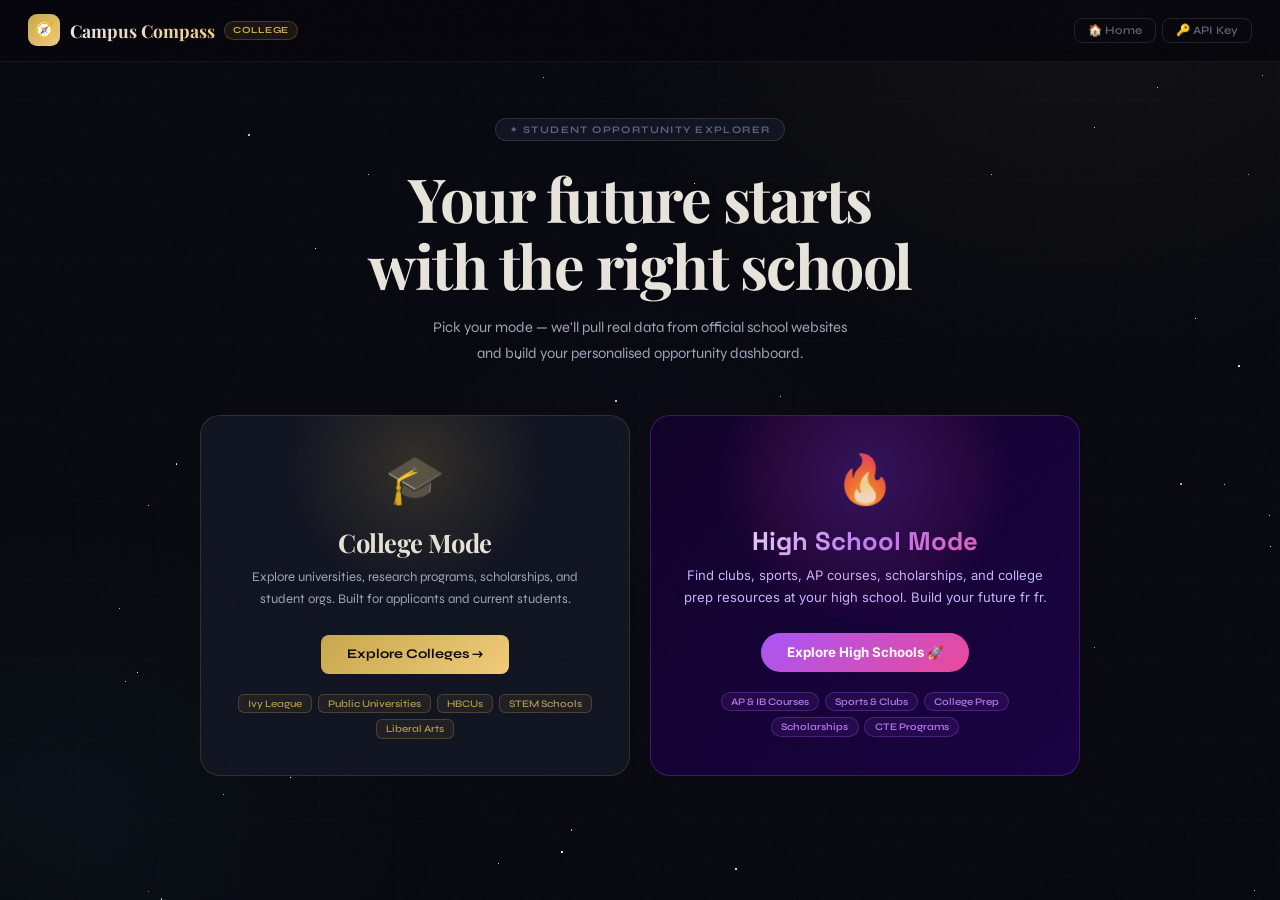
<file: campus-compass_11.html>
<!DOCTYPE html>
<html lang="en">
<head>
<meta charset="UTF-8"/>
<meta name="viewport" content="width=device-width,initial-scale=1,maximum-scale=1"/>
<title>Campus Compass</title>
<link rel="preconnect" href="https://fonts.googleapis.com"/>
<link rel="preconnect" href="https://fonts.gstatic.com" crossorigin/>
<link href="https://fonts.googleapis.com/css2?family=Playfair+Display:ital,wght@0,400;0,600;0,700;1,400&family=Space+Grotesk:wght@400;500;600;700;800&family=Syne:wght@400;600;700&family=Inter:wght@400;500;600&display=swap" rel="stylesheet"/>
<style>
/* ── RESET ── */
*,*::before,*::after{box-sizing:border-box;margin:0;padding:0}

/* ════════════════════════════════════
   COLLEGE MODE VARIABLES
════════════════════════════════════ */
[data-mode="col"]{
  --bg:#07080f;--bg2:#0d0f1c;--bg3:#131626;
  --card:#101320;--card2:#181b2e;--card3:#1f2338;
  --border:rgba(255,255,255,.06);--border2:rgba(255,255,255,.11);--border3:rgba(255,255,255,.19);
  --a1:#c9a84c;--a2:#f0cc7a;--a-dim:rgba(201,168,76,.10);--a-b:rgba(201,168,76,.26);
  --a3:#3dd6c0;--a3-dim:rgba(61,214,192,.10);--a3-b:rgba(61,214,192,.25);
  --a4:#9d7fe8;--a4-dim:rgba(157,127,232,.10);--a4-b:rgba(157,127,232,.25);
  --a5:#e0635a;--a5-dim:rgba(224,99,90,.10);--a5-b:rgba(224,99,90,.25);
  --a6:#5baee8;--a6-dim:rgba(91,174,232,.10);--a6-b:rgba(91,174,232,.25);
  --t1:#e8e4dc;--t2:#9ea3b5;--t3:#5c6178;--t4:#3a3f55;
  --r:10px;--r2:14px;--r3:20px;--rbtn:8px;
  --fh:'Playfair Display',Georgia,serif;
  --fb:'Syne',system-ui,sans-serif;
  --card-shadow:0 2px 8px rgba(0,0,0,.4);
  --hover-shadow:0 12px 40px rgba(0,0,0,.5);
  --mesh:radial-gradient(ellipse 700px 500px at 80% 5%,rgba(201,168,76,.05),transparent 70%),radial-gradient(ellipse 500px 400px at 10% 85%,rgba(61,214,192,.03),transparent 70%);
}

/* ════════════════════════════════════
   HIGH SCHOOL MODE VARIABLES
════════════════════════════════════ */
[data-mode="hs"]{
  --bg:#060010;--bg2:#0b001e;--bg3:#110028;
  --card:#0f0024;--card2:#160032;--card3:#1d0042;
  --border:rgba(168,85,247,.10);--border2:rgba(168,85,247,.20);--border3:rgba(168,85,247,.38);
  --a1:#a855f7;--a2:#c084fc;--a-dim:rgba(168,85,247,.12);--a-b:rgba(168,85,247,.32);
  --a3:#ec4899;--a3-dim:rgba(236,72,153,.12);--a3-b:rgba(236,72,153,.30);
  --a4:#06b6d4;--a4-dim:rgba(6,182,212,.12);--a4-b:rgba(6,182,212,.28);
  --a5:#34c98a;--a5-dim:rgba(52,201,138,.12);--a5-b:rgba(52,201,138,.28);
  --a6:#f59e0b;--a6-dim:rgba(245,158,11,.12);--a6-b:rgba(245,158,11,.28);
  --t1:#f0ebff;--t2:#c4b5fd;--t3:#7c6fa0;--t4:#4a3f6b;
  --r:18px;--r2:22px;--r3:28px;--rbtn:100px;
  --fh:'Space Grotesk',system-ui,sans-serif;
  --fb:'Inter',system-ui,sans-serif;
  --card-shadow:0 0 20px rgba(168,85,247,.06);
  --hover-shadow:0 8px 32px rgba(168,85,247,.22);
  --mesh:radial-gradient(ellipse 600px 500px at 20% 10%,rgba(168,85,247,.10),transparent 60%),radial-gradient(ellipse 500px 400px at 80% 80%,rgba(236,72,153,.07),transparent 60%);
}

/* ── BASE ── */
html{font-size:16px;scroll-behavior:smooth}
body{
  background:var(--bg);color:var(--t1);
  font-family:var(--fb);min-height:100vh;
  overflow-x:hidden;transition:background .5s,color .5s;
}
/* ── COLLEGE BACKGROUND: Dark Academic grain + subtle gold geometry ── */
[data-mode="col"] body,body[data-mode="col"]{background:#07080f}

/* Grain overlay — college only */
[data-mode="col"]::after,body[data-mode="col"]::after{
  content:'';position:fixed;inset:0;
  background-image:url("data:image/svg+xml,%3Csvg xmlns='http://www.w3.org/2000/svg' width='300' height='300'%3E%3Cfilter id='n'%3E%3CfeTurbulence type='fractalNoise' baseFrequency='.62' numOctaves='4' stitchTiles='stitch'/%3E%3C/filter%3E%3Crect width='300' height='300' filter='url(%23n)' opacity='.035'/%3E%3C/svg%3E");
  pointer-events:none;z-index:9998;opacity:.7;
}

/* HS background: deep purple, no grain */
[data-mode="hs"]::after,body[data-mode="hs"]::after{content:none}

/* Shared star canvas */
.stars{position:fixed;inset:0;pointer-events:none;z-index:0;overflow:hidden}

/* College stars: small, white, very dim & slow */
.star{
  position:absolute;border-radius:50%;
  animation:twinkle var(--d,4s) ease-in-out infinite var(--dl,0s);
}
[data-mode="col"] .star{background:#fff}
/* HS stars: tinted purple/pink/cyan, brighter, faster */
[data-mode="hs"] .star{background:var(--sc,#fff)}

@keyframes twinkle{0%,100%{opacity:var(--op,.15)}50%{opacity:var(--op2,.7)}}

/* College mesh: two faint gold/teal radial glows */
.mesh{position:fixed;inset:0;z-index:0;pointer-events:none;transition:background .7s}
[data-mode="col"] .mesh{
  background:
    radial-gradient(ellipse 800px 600px at 85% 0%,  rgba(201,168,76,.06), transparent 65%),
    radial-gradient(ellipse 600px 500px at 5%  90%, rgba(61,214,192,.04), transparent 65%),
    radial-gradient(ellipse 400px 300px at 50% 50%, rgba(157,127,232,.02),transparent 70%);
}

/* College: subtle diagonal rule lines like aged paper */
.col-grid{
  position:fixed;inset:0;z-index:0;pointer-events:none;
  background-image:
    repeating-linear-gradient(0deg, transparent, transparent 79px, rgba(201,168,76,.025) 80px),
    repeating-linear-gradient(90deg,transparent, transparent 79px, rgba(201,168,76,.015) 80px);
}
[data-mode="hs"] .col-grid{display:none}

/* HS mesh: large animated gradient blobs */
[data-mode="hs"] .mesh{
  background:
    radial-gradient(ellipse 700px 600px at 15% 5%,  rgba(168,85,247,.14), transparent 60%),
    radial-gradient(ellipse 500px 500px at 85% 80%, rgba(236,72,153,.10), transparent 55%),
    radial-gradient(ellipse 400px 350px at 50% 45%, rgba(6,182,212,.05),  transparent 60%);
  animation:blobDrift 12s ease-in-out infinite alternate;
}
@keyframes blobDrift{
  0%  {background:
    radial-gradient(ellipse 700px 600px at 15% 5%,  rgba(168,85,247,.14), transparent 60%),
    radial-gradient(ellipse 500px 500px at 85% 80%, rgba(236,72,153,.10), transparent 55%),
    radial-gradient(ellipse 400px 350px at 50% 45%, rgba(6,182,212,.05),  transparent 60%)}
  50% {background:
    radial-gradient(ellipse 750px 550px at 25% 15%, rgba(168,85,247,.18), transparent 58%),
    radial-gradient(ellipse 550px 480px at 75% 70%, rgba(236,72,153,.13), transparent 52%),
    radial-gradient(ellipse 450px 380px at 60% 35%, rgba(6,182,212,.07),  transparent 58%)}
  100%{background:
    radial-gradient(ellipse 680px 620px at 10% 20%, rgba(168,85,247,.12), transparent 62%),
    radial-gradient(ellipse 520px 520px at 90% 75%, rgba(236,72,153,.09), transparent 58%),
    radial-gradient(ellipse 420px 360px at 40% 55%, rgba(6,182,212,.06),  transparent 62%)}
}

/* HS: dot grid overlay */
.hs-dots{
  position:fixed;inset:0;z-index:0;pointer-events:none;
  background-image:radial-gradient(circle, rgba(168,85,247,.18) 1px, transparent 1px);
  background-size:36px 36px;
  mask-image:radial-gradient(ellipse 100% 100% at 50% 50%, black 30%, transparent 100%);
  -webkit-mask-image:radial-gradient(ellipse 100% 100% at 50% 50%, black 30%, transparent 100%);
}
[data-mode="col"] .hs-dots{display:none}

/* HS: aurora strip at top */
.hs-aurora{
  position:fixed;top:0;left:0;right:0;height:260px;z-index:0;pointer-events:none;
  background:linear-gradient(180deg,
    rgba(168,85,247,.18) 0%,
    rgba(236,72,153,.08) 45%,
    transparent 100%);
  filter:blur(40px);
  animation:auroraPulse 6s ease-in-out infinite alternate;
}
@keyframes auroraPulse{
  0%  {opacity:.7;transform:scaleX(1)}
  50% {opacity:1; transform:scaleX(1.04)}
  100%{opacity:.6;transform:scaleX(.97)}
}
[data-mode="col"] .hs-aurora{display:none}

/* College: corner vignette for drama */
.col-vignette{
  position:fixed;inset:0;z-index:0;pointer-events:none;
  background:radial-gradient(ellipse 120% 100% at 50% 50%, transparent 55%, rgba(4,5,10,.7) 100%);
}
[data-mode="hs"] .col-vignette{display:none}
.app{position:relative;z-index:1;min-height:100vh;display:flex;flex-direction:column}

/* ═══════════════════
   HEADER
═══════════════════ */
.hdr{
  display:flex;align-items:center;justify-content:space-between;
  padding:.9rem 1.75rem;border-bottom:1px solid var(--border);
  background:rgba(6,5,12,.88);backdrop-filter:blur(20px);
  position:sticky;top:0;z-index:200;gap:1rem;flex-wrap:wrap;
  transition:border-color .5s,background .5s;
}
[data-mode="hs"] .hdr{background:rgba(5,0,14,.88)}
.logo{display:flex;align-items:center;gap:.6rem;cursor:pointer;user-select:none}
.logo-icon{
  width:32px;height:32px;border-radius:9px;display:flex;align-items:center;
  justify-content:center;font-size:.95rem;font-weight:700;flex-shrink:0;
  background:linear-gradient(135deg,var(--a1),var(--a2));color:#080808;
  transition:all .3s;
}
[data-mode="hs"] .logo-icon{box-shadow:0 0 16px rgba(168,85,247,.4)}
.logo-text{
  font-family:var(--fh);font-size:1.1rem;font-weight:700;
  background:linear-gradient(135deg,var(--t1) 20%,var(--a2));
  -webkit-background-clip:text;-webkit-text-fill-color:transparent;background-clip:text;
  transition:all .4s;
}
[data-mode="hs"] .logo-text{background:linear-gradient(135deg,#fff,var(--a1) 50%,var(--a3));-webkit-background-clip:text;background-clip:text}
.logo-badge{
  font-size:.58rem;font-weight:700;letter-spacing:.08em;text-transform:uppercase;
  color:var(--a1);background:var(--a-dim);border:1px solid var(--a-b);
  padding:.14rem .48rem;border-radius:100px;transition:all .4s;
}
.hdr-nav{display:flex;align-items:center;gap:.4rem;flex-wrap:wrap}
.hdr-btn{
  font-family:var(--fb);font-size:.72rem;font-weight:600;color:var(--t3);
  background:none;border:1px solid var(--border2);border-radius:var(--rbtn);
  padding:.28rem .8rem;cursor:pointer;transition:all .18s;white-space:nowrap;
}
.hdr-btn:hover{color:var(--t1);border-color:var(--border3);background:var(--card)}
.hdr-btn.on{color:var(--a1);border-color:var(--a-b);background:var(--a-dim)}

/* ═══════════════════
   PAGES
═══════════════════ */
.page{display:none;animation:rise .4s cubic-bezier(.25,.46,.45,.94) both}
.page.active{display:block}
@keyframes rise{from{opacity:0;transform:translateY(18px)}to{opacity:1;transform:none}}

/* ═══════════════════
   HOME — MODE SELECTOR
═══════════════════ */
.home-wrap{max-width:1080px;margin:0 auto;padding:3.5rem 1.5rem 4rem}
.home-top{text-align:center;margin-bottom:3rem}
.home-kicker{
  display:inline-flex;align-items:center;gap:.45rem;
  font-size:.63rem;font-weight:700;letter-spacing:.14em;text-transform:uppercase;
  color:var(--t3);background:var(--card);border:1px solid var(--border2);
  padding:.28rem .85rem;border-radius:100px;margin-bottom:1.5rem;
}
.home-h1{
  font-family:'Playfair Display',Georgia,serif;
  font-size:clamp(2.2rem,5vw,3.8rem);font-weight:700;line-height:1.1;
  letter-spacing:-.025em;color:var(--t1);margin-bottom:1rem;
}
.home-sub{font-size:.92rem;color:var(--t2);max-width:440px;margin:0 auto;line-height:1.75}

.mode-cards{display:grid;grid-template-columns:1fr 1fr;gap:1.25rem;max-width:880px;margin:0 auto}

/* College card */
.mc-col{
  background:var(--card);border:1px solid rgba(201,168,76,.18);
  border-radius:20px;padding:2.25rem 2rem;cursor:pointer;
  position:relative;overflow:hidden;text-align:center;
  transition:all .25s cubic-bezier(.25,.46,.45,.94);
}
.mc-col:hover{transform:translateY(-5px);border-color:rgba(201,168,76,.4);box-shadow:0 20px 60px rgba(201,168,76,.12)}
.mc-col-glow{
  position:absolute;width:260px;height:260px;border-radius:50%;
  top:-80px;left:50%;transform:translateX(-50%);pointer-events:none;
  background:radial-gradient(circle,rgba(201,168,76,.18),transparent 70%);
}
.mc-col-icon{font-size:3rem;margin-bottom:1rem;display:block}
.mc-col-title{
  font-family:'Playfair Display',serif;font-size:1.6rem;font-weight:700;
  color:#e8e4dc;margin-bottom:.55rem;letter-spacing:-.02em;
}
.mc-col-desc{font-family:'Syne',sans-serif;font-size:.82rem;color:#9ea3b5;line-height:1.65;margin-bottom:1.5rem}
.mc-col-btn{
  display:inline-flex;align-items:center;gap:.5rem;font-family:'Syne',sans-serif;
  font-size:.83rem;font-weight:700;padding:.72rem 1.6rem;border-radius:8px;
  border:none;cursor:pointer;transition:all .2s;
  background:linear-gradient(135deg,#c9a84c,#f0cc7a);color:#0b0b0b;
}
.mc-col-btn:hover{box-shadow:0 8px 24px rgba(201,168,76,.45);transform:translateY(-1px)}
.mc-col-tags{display:flex;gap:.35rem;justify-content:center;flex-wrap:wrap;margin-top:1.25rem}
.mc-col-tag{
  font-size:.63rem;font-weight:600;padding:.18rem .58rem;
  border-radius:6px;border:1px solid rgba(201,168,76,.25);
  color:rgba(201,168,76,.85);background:rgba(201,168,76,.08);
}

/* High School card */
.mc-hs{
  background:linear-gradient(135deg,#0f0028,#180040);
  border:1px solid rgba(168,85,247,.28);
  border-radius:20px;padding:2.25rem 2rem;cursor:pointer;
  position:relative;overflow:hidden;text-align:center;
  transition:all .25s cubic-bezier(.25,.46,.45,.94);
}
.mc-hs:hover{transform:translateY(-5px);border-color:rgba(168,85,247,.55);box-shadow:0 20px 60px rgba(168,85,247,.22)}
.mc-hs-glow{
  position:absolute;width:300px;height:300px;border-radius:50%;
  top:-90px;left:50%;transform:translateX(-50%);pointer-events:none;
  background:radial-gradient(circle,rgba(168,85,247,.22),rgba(236,72,153,.08) 50%,transparent 70%);
}
.mc-hs-icon{font-size:3rem;margin-bottom:1rem;display:block}
.mc-hs-title{
  font-family:'Space Grotesk',sans-serif;font-size:1.6rem;font-weight:700;
  background:linear-gradient(135deg,#fff,#c084fc 50%,#ec4899);
  -webkit-background-clip:text;-webkit-text-fill-color:transparent;background-clip:text;
  margin-bottom:.55rem;
}
.mc-hs-desc{font-family:'Inter',sans-serif;font-size:.82rem;color:#c4b5fd;line-height:1.65;margin-bottom:1.5rem}
.mc-hs-btn{
  display:inline-flex;align-items:center;gap:.5rem;font-family:'Inter',sans-serif;
  font-size:.83rem;font-weight:700;padding:.72rem 1.6rem;border-radius:100px;
  border:none;cursor:pointer;transition:all .2s;
  background:linear-gradient(135deg,#a855f7,#ec4899);color:#fff;
}
.mc-hs-btn:hover{box-shadow:0 8px 28px rgba(168,85,247,.5);transform:translateY(-1px)}
.mc-hs-tags{display:flex;gap:.35rem;justify-content:center;flex-wrap:wrap;margin-top:1.25rem}
.mc-hs-tag{
  font-size:.63rem;font-weight:600;padding:.18rem .58rem;
  border-radius:100px;border:1px solid rgba(168,85,247,.3);
  color:rgba(192,132,252,.9);background:rgba(168,85,247,.10);
}

/* ═══════════════════
   DIRECTORY
═══════════════════ */
.dir-wrap{max-width:1200px;margin:0 auto;padding:1.75rem 1.5rem 4rem}
.dir-head{margin-bottom:1.75rem}
.pg-title{font-family:var(--fh);font-size:1.85rem;font-weight:700;letter-spacing:-.02em;color:var(--t1);margin-bottom:.3rem}
[data-mode="hs"] .pg-title{
  background:linear-gradient(135deg,#fff,var(--a2) 60%,var(--a3));
  -webkit-background-clip:text;-webkit-text-fill-color:transparent;background-clip:text;
}
.pg-sub{font-size:.8rem;color:var(--t3);margin-bottom:1.2rem}
.dir-controls{display:flex;align-items:center;gap:.6rem;flex-wrap:wrap}
.dir-search{
  flex:1;min-width:185px;max-width:350px;font-family:var(--fb);font-size:.84rem;
  color:var(--t1);background:var(--card);border:1.5px solid var(--border2);
  border-radius:var(--r);padding:.65rem 1rem;outline:none;
  transition:border-color .2s,box-shadow .2s;
}
.dir-search::placeholder{color:var(--t3)}
.dir-search:focus{border-color:var(--a1);box-shadow:0 0 0 3px var(--a-dim)}
.filter-row{display:flex;gap:.32rem;flex-wrap:wrap}
.fpill{
  font-size:.68rem;font-weight:600;color:var(--t3);background:var(--card2);
  border:1px solid var(--border2);padding:.24rem .72rem;border-radius:100px;cursor:pointer;transition:all .15s;
}
.fpill:hover{color:var(--t2)}
.fpill.on{color:var(--a1);background:var(--a-dim);border-color:var(--a-b)}
.cat-section{margin-bottom:2.2rem}
.cat-label{
  font-size:.6rem;font-weight:700;letter-spacing:.13em;text-transform:uppercase;
  color:var(--t3);margin-bottom:.8rem;display:flex;align-items:center;gap:.6rem;
}
.cat-label::after{content:'';flex:1;height:1px;background:var(--border)}
.school-grid{display:grid;grid-template-columns:repeat(auto-fill,minmax(200px,1fr));gap:.6rem}
.stile{
  background:var(--card);border:1px solid var(--border);
  border-radius:var(--r2);padding:.95rem 1rem;
  cursor:pointer;position:relative;overflow:hidden;
  transition:all .2s cubic-bezier(.25,.46,.45,.94);
  box-shadow:var(--card-shadow);
}
.stile:hover{transform:translateY(-3px);border-color:var(--border2);box-shadow:var(--hover-shadow)}
[data-mode="col"] .stile:hover{border-color:rgba(201,168,76,.3);background:rgba(201,168,76,.03)}
[data-mode="hs"] .stile:hover{border-color:var(--a-b);background:rgba(168,85,247,.05)}
.stile-em{font-size:1.25rem;margin-bottom:.45rem;display:block}
.stile-name{font-family:var(--fh);font-size:.88rem;font-weight:600;color:var(--t1);margin-bottom:.22rem;line-height:1.3}
.stile-meta{font-size:.67rem;color:var(--t3);margin-bottom:.5rem}
.stile-tags{display:flex;gap:.25rem;flex-wrap:wrap}
.stile-tag{font-size:.58rem;font-weight:600;padding:.15rem .48rem;border-radius:100px;border:1px solid var(--a-b);color:var(--a1);background:var(--a-dim)}
.stile-vibe{font-size:.58rem;font-weight:600;padding:.15rem .48rem;border-radius:100px;border:1px solid var(--border2);color:var(--t3);background:var(--card2)}
.stile-arrow{position:absolute;bottom:.75rem;right:.8rem;font-size:.7rem;color:var(--t4);transition:all .2s}
.stile:hover .stile-arrow{color:var(--t2);transform:translateX(3px)}
.no-results{text-align:center;padding:3rem 1rem;color:var(--t3);font-size:.84rem}

/* ═══════════════════
   QUIZ
═══════════════════ */
.quiz-wrap{max-width:560px;margin:0 auto;padding:2rem 1.5rem 3.5rem}
.qbanner{
  display:flex;align-items:center;gap:.8rem;background:var(--card);
  border:1px solid var(--border2);border-radius:var(--r2);padding:.85rem 1.1rem;margin-bottom:1.75rem;
}
.qb-icon{font-size:1.3rem;flex-shrink:0}
.qb-name{font-family:var(--fh);font-size:.92rem;font-weight:600;color:var(--t1)}
.qb-meta{font-size:.68rem;color:var(--t3);margin-top:.07rem}
.prog-bar{display:flex;gap:.38rem;margin-bottom:.45rem}
.prog-seg{flex:1;height:3px;border-radius:100px;background:var(--border2);transition:background .4s}
.prog-seg.done,.prog-seg.on{background:var(--a1)}
.prog-meta{display:flex;justify-content:space-between;font-size:.67rem;color:var(--t3);font-weight:600;margin-bottom:2rem}
.prog-meta .cur{color:var(--a1)}
.q-block{display:none;animation:rise .35s ease both}
.q-block.active{display:block}
.q-badge{
  display:inline-block;font-size:.6rem;font-weight:700;letter-spacing:.1em;text-transform:uppercase;
  padding:.2rem .68rem;border-radius:100px;margin-bottom:.8rem;
  color:var(--a1);background:var(--a-dim);border:1px solid var(--a-b);
}
.q-h{font-family:var(--fh);font-size:1.8rem;font-weight:700;line-height:1.15;letter-spacing:-.02em;color:var(--t1);margin-bottom:.38rem}
[data-mode="hs"] .q-h{font-size:1.7rem}
.q-sub{font-size:.79rem;color:var(--t3);margin-bottom:1.5rem;line-height:1.6}
.q-field{
  width:100%;font-family:var(--fb);font-size:.9rem;color:var(--t1);
  background:var(--card);border:1.5px solid var(--border2);
  border-radius:var(--r);padding:.82rem 1.05rem;outline:none;
  transition:border-color .2s,box-shadow .2s;-webkit-appearance:none;
}
.q-field:focus{border-color:var(--a1);box-shadow:0 0 0 4px var(--a-dim)}
.q-field::placeholder{color:var(--t3)}
input[type=date]::-webkit-calendar-picker-indicator{filter:invert(.4);cursor:pointer}
.maj-grid{display:grid;grid-template-columns:repeat(2,1fr);gap:.42rem;margin-bottom:.6rem}
.maj-tile{
  display:flex;align-items:center;gap:.52rem;padding:.68rem .82rem;
  border-radius:var(--r);border:1.5px solid var(--border2);background:var(--card);
  cursor:pointer;transition:all .15s;
}
.maj-tile:hover,.maj-tile.pk{border-color:var(--a1);background:var(--a-dim)}
.maj-tile.pk .mtl{color:var(--a1)}
.mti{font-size:.98rem;flex-shrink:0}
.mtl{font-size:.74rem;font-weight:500;color:var(--t2)}
.grade-grid{display:grid;grid-template-columns:repeat(4,1fr);gap:.42rem;margin-bottom:.6rem}
.grade-tile{
  display:flex;flex-direction:column;align-items:center;padding:.82rem .4rem;
  border-radius:var(--r);border:1.5px solid var(--border2);background:var(--card);
  cursor:pointer;transition:all .15s;text-align:center;
}
.grade-tile:hover,.grade-tile.pk{border-color:var(--a1);background:var(--a-dim)}
.grade-tile.pk .gtn,.grade-tile.pk .gtl{color:var(--a1)}
.gtn{font-family:var(--fh);font-size:1.4rem;font-weight:700;color:var(--t2)}
.gtl{font-size:.62rem;color:var(--t3);font-weight:500}
.int-grid{display:grid;grid-template-columns:repeat(3,1fr);gap:.38rem;margin-bottom:.6rem}
.int-tile{
  display:flex;align-items:center;gap:.42rem;padding:.6rem .72rem;
  border-radius:var(--r);border:1.5px solid var(--border2);background:var(--card);
  cursor:pointer;transition:all .15s;font-size:.72rem;font-weight:500;color:var(--t2);
}
.int-tile:hover,.int-tile.pk{border-color:var(--a1);background:var(--a-dim);color:var(--a1)}
.int-icon{font-size:.88rem;flex-shrink:0}
.q-nav{display:flex;align-items:center;justify-content:space-between;margin-top:1.6rem;gap:1rem}
.q-back{font-family:var(--fb);font-size:.76rem;color:var(--t3);background:none;border:none;cursor:pointer;padding:.42rem;transition:color .15s}
.q-back:hover{color:var(--t1)}
.btn{
  display:inline-flex;align-items:center;gap:.5rem;font-family:var(--fb);
  font-size:.84rem;font-weight:700;padding:.76rem 1.7rem;
  border-radius:var(--rbtn);border:none;cursor:pointer;
  transition:all .2s cubic-bezier(.25,.46,.45,.94);
  background:linear-gradient(135deg,var(--a1),var(--a2));color:#0a0a0a;
}
.btn:hover{transform:translateY(-2px);box-shadow:0 8px 28px var(--a-dim)}
[data-mode="hs"] .btn{color:#fff;box-shadow:0 4px 20px rgba(168,85,247,.3)}
.btn:disabled{opacity:.4;cursor:not-allowed;transform:none;box-shadow:none}

/* ═══════════════════
   LOADING
═══════════════════ */
.load-wrap{max-width:440px;margin:0 auto;padding:5rem 1.5rem;text-align:center}
.loader-orb{position:relative;width:62px;height:62px;margin:0 auto 1.65rem}
.lo-core{
  position:absolute;inset:16px;border-radius:50%;
  background:linear-gradient(135deg,var(--a1),var(--a2));
  animation:pulse 1.5s ease infinite;
}
@keyframes pulse{0%,100%{box-shadow:0 0 0 0 var(--a-b)}50%{box-shadow:0 0 0 12px transparent}}
.lo-ring{position:absolute;inset:0;border-radius:50%;border:2px solid var(--border2);border-top-color:var(--a1);animation:spin 1s linear infinite}
@keyframes spin{to{transform:rotate(360deg)}}
.load-title{font-family:var(--fh);font-size:1.6rem;font-weight:700;margin-bottom:.42rem}
.load-sub{font-size:.79rem;color:var(--t3);margin-bottom:1.65rem;line-height:1.65}
.load-url{font-size:.68rem;color:var(--t3);background:var(--card);padding:.42rem .88rem;border-radius:var(--r);border:1px solid var(--border2);margin-bottom:1.65rem;word-break:break-all}
.load-steps{display:flex;flex-direction:column;gap:.42rem}
.ls{display:flex;align-items:center;gap:.72rem;padding:.62rem .92rem;border-radius:var(--r);border:1px solid var(--border2);background:var(--card);font-size:.77rem;color:var(--t3);text-align:left;transition:all .3s}
.ls.act{border-color:var(--a-b);background:var(--a-dim);color:var(--t1);font-weight:500}
.ls.done{border-color:rgba(52,201,138,.25);background:rgba(52,201,138,.08);color:#34c98a}
.ls-dot{width:7px;height:7px;border-radius:50%;background:var(--border2);flex-shrink:0;transition:background .3s}
.ls.act .ls-dot{background:var(--a1);animation:blink 1s ease infinite}
.ls.done .ls-dot{background:#34c98a}
@keyframes blink{0%,100%{transform:scale(1)}50%{transform:scale(1.5)}}

/* ═══════════════════
   DASHBOARD
═══════════════════ */
.dash-wrap{max-width:1150px;margin:0 auto;padding:1.75rem 1.5rem 4rem}
.compare-strip{
  background:var(--card);border:1px solid var(--border2);border-radius:var(--r2);
  padding:.72rem .95rem;margin-bottom:1.65rem;display:flex;align-items:center;gap:.6rem;flex-wrap:wrap;
}
.cs-lbl{font-size:.67rem;font-weight:600;color:var(--t3);white-space:nowrap}
.cs-sch{
  display:flex;align-items:center;background:var(--card2);border:1px solid var(--border2);
  border-radius:100px;padding:.22rem .68rem;cursor:pointer;transition:all .15s;
}
.cs-sch:hover{border-color:var(--border3)}
.cs-sch.act{border-color:var(--a-b);background:var(--a-dim)}
.cs-sname{font-size:.67rem;font-weight:600;color:var(--t2)}
.cs-sch.act .cs-sname{color:var(--a1)}
.cs-add{
  font-family:var(--fb);font-size:.67rem;font-weight:600;color:var(--t3);
  background:none;border:1px dashed var(--border2);border-radius:100px;
  padding:.22rem .68rem;cursor:pointer;transition:all .15s;
}
.cs-add:hover{color:var(--t2);border-color:var(--border3)}
.dash-top{display:flex;align-items:flex-start;justify-content:space-between;flex-wrap:wrap;gap:1rem;margin-bottom:1.4rem}
.dash-sch-card{
  background:var(--card);border:1px solid var(--border2);border-radius:var(--r2);
  padding:1.05rem 1.3rem;display:flex;align-items:flex-start;gap:.9rem;flex:1;min-width:265px;
}
[data-mode="hs"] .dash-sch-card{box-shadow:0 0 30px rgba(168,85,247,.08)}
.dsc-icon{font-size:1.65rem;flex-shrink:0;margin-top:.1rem}
.dsc-body{flex:1}
.dsc-mode{font-size:.58rem;font-weight:700;letter-spacing:.1em;text-transform:uppercase;color:var(--a1);margin-bottom:.16rem}
.dsc-name{font-family:var(--fh);font-size:1.38rem;font-weight:700;line-height:1.15;color:var(--t1);margin-bottom:.32rem}
[data-mode="hs"] .dsc-name{font-size:1.3rem}
.dsc-pills{display:flex;flex-wrap:wrap;gap:.28rem}
.dash-actions{display:flex;flex-direction:column;align-items:flex-end;gap:.38rem}
.act-btn{
  font-family:var(--fb);font-size:.71rem;color:var(--t3);background:none;
  border:1px solid var(--border2);border-radius:var(--rbtn);
  padding:.26rem .82rem;cursor:pointer;transition:all .18s;white-space:nowrap;
}
.act-btn:hover{color:var(--t1);border-color:var(--border3);background:var(--card)}

/* Match score */
.match-wrap{margin-bottom:1.3rem}
.match-top{display:flex;justify-content:space-between;margin-bottom:.38rem}
.match-lbl{font-size:.7rem;font-weight:600;color:var(--t3)}
.match-pct{font-family:var(--fh);font-size:1.08rem;font-weight:700;color:var(--a1)}
.match-bg{height:6px;background:var(--bg3);border-radius:100px;overflow:hidden}
.match-fill{height:100%;background:linear-gradient(90deg,var(--a1),var(--a2));border-radius:100px;transition:width 1.3s cubic-bezier(.25,.46,.45,.94)}

/* Deadline alert */
.dl-alert{
  display:flex;align-items:center;gap:.7rem;
  background:rgba(224,99,90,.08);border:1px solid rgba(224,99,90,.25);
  border-radius:var(--r);padding:.65rem .95rem;margin-bottom:1.2rem;
  font-size:.77rem;color:#e0635a;font-weight:500;
}
.dl-icon{font-size:.95rem;flex-shrink:0}

/* Pills */
.pill{font-size:.64rem;font-weight:600;padding:.2rem .66rem;border-radius:100px;border:1px solid;display:inline-block}
.pill-a{color:var(--a1);background:var(--a-dim);border-color:var(--a-b)}
.pill-b{color:var(--a3);background:var(--a3-dim);border-color:var(--a3-b)}
.pill-c{color:var(--a4);background:var(--a4-dim);border-color:var(--a4-b)}
.pill-d{color:var(--a5);background:var(--a5-dim);border-color:var(--a5-b)}
.pill-e{color:var(--a6);background:var(--a6-dim);border-color:var(--a6-b)}

/* Source badge */
.src-badge{
  font-size:.62rem;color:var(--t3);background:var(--card2);border:1px solid var(--border);
  border-radius:var(--r);padding:.3rem .78rem;display:flex;align-items:center;gap:.36rem;
  margin-bottom:1.35rem;flex-wrap:wrap;
}
.src-dot{width:5px;height:5px;border-radius:50%;background:var(--a1);animation:blink 2s ease infinite;flex-shrink:0}
.src-link{
  display:inline-flex;align-items:center;margin-left:auto;font-size:.64rem;font-weight:600;
  color:var(--a1);text-decoration:none;padding:.16rem .6rem;border-radius:100px;
  border:1px solid var(--a-b);background:var(--a-dim);transition:all .15s;white-space:nowrap;
}
.src-link:hover{background:var(--a1);color:#0a0a0a}
[data-mode="hs"] .src-link:hover{color:#fff}

/* Stats */
.stat-row{display:grid;grid-template-columns:repeat(auto-fit,minmax(135px,1fr));gap:.72rem;margin-bottom:1.5rem}
.stat-card{background:var(--card);border:1px solid var(--border);border-radius:var(--r2);padding:.95rem 1.15rem;position:relative;overflow:hidden;box-shadow:var(--card-shadow)}
.stat-card::before{content:'';position:absolute;top:0;left:0;right:0;height:2.5px}
.sc-a::before{background:linear-gradient(90deg,var(--a1),var(--a2))}
.sc-b::before{background:linear-gradient(90deg,var(--a3),var(--a2))}
.sc-c::before{background:linear-gradient(90deg,var(--a4),var(--a3))}
.sc-d::before{background:linear-gradient(90deg,var(--a5),var(--a6))}
.stat-val{font-family:var(--fh);font-size:1.65rem;font-weight:700;line-height:1;margin-bottom:.2rem}
.sc-a .stat-val{color:var(--a2)}.sc-b .stat-val{color:var(--a3)}.sc-c .stat-val{color:var(--a4)}.sc-d .stat-val{color:var(--a5)}
.stat-lbl{font-size:.65rem;color:var(--t3);font-weight:500}

/* Tabs */
.tab-bar{display:flex;gap:0;border-bottom:1px solid var(--border);margin-bottom:1.5rem;overflow-x:auto;scrollbar-width:none}
.tab-bar::-webkit-scrollbar{display:none}
.tab-btn{
  font-family:var(--fb);font-size:.74rem;font-weight:600;color:var(--t3);
  background:transparent;border:none;cursor:pointer;padding:.68rem 1.1rem;
  border-bottom:2px solid transparent;margin-bottom:-1px;white-space:nowrap;transition:all .18s;
}
.tab-btn:hover{color:var(--t2)}
.tab-btn.on{color:var(--a1);border-bottom-color:var(--a1)}
.tab-pane{display:none;animation:rise .3s ease}
.tab-pane.on{display:block}

/* Section label */
.sec-lbl{font-size:.6rem;font-weight:700;letter-spacing:.12em;text-transform:uppercase;color:var(--t3);margin-bottom:.85rem;display:flex;align-items:center;gap:.58rem}
.sec-lbl::after{content:'';flex:1;height:1px;background:var(--border)}

/* Section link bar */
.sec-link-bar{margin-bottom:.65rem}
.sec-link{
  display:inline-flex;align-items:center;gap:.3rem;font-size:.7rem;font-weight:600;
  color:var(--t3);text-decoration:none;padding:.26rem .82rem;border-radius:100px;
  border:1px solid var(--border2);background:var(--card);transition:all .18s;
}
.sec-link:hover{color:var(--t1);border-color:var(--border3);background:var(--card2);transform:translateY(-1px)}

/* Opportunity cards */
.opp-grid{display:grid;grid-template-columns:repeat(auto-fill,minmax(265px,1fr));gap:.82rem;margin-bottom:1.9rem}
.oc{
  background:var(--card);border:1px solid var(--border);border-radius:var(--r2);
  padding:1.15rem;position:relative;overflow:hidden;
  transition:all .2s cubic-bezier(.25,.46,.45,.94);box-shadow:var(--card-shadow);
}
[data-mode="hs"] .oc{
  background:linear-gradient(var(--card),var(--card)) padding-box,
             linear-gradient(135deg,rgba(168,85,247,.2),rgba(236,72,153,.1)) border-box;
  border:1px solid transparent;
}
.oc:hover{transform:translateY(-3px);box-shadow:var(--hover-shadow)}
[data-mode="col"] .oc:hover{border-color:var(--border2)}
.oc-bar{position:absolute;top:0;left:0;right:0;height:3px}
.ca .oc-bar{background:linear-gradient(90deg,var(--a1),var(--a2))}
.cb .oc-bar{background:linear-gradient(90deg,var(--a3),var(--a2))}
.cc .oc-bar{background:linear-gradient(90deg,var(--a4),var(--a3))}
.cd .oc-bar{background:linear-gradient(90deg,var(--a5),var(--a6))}
.ce .oc-bar{background:linear-gradient(90deg,var(--a6),var(--a4))}
.oc-type{font-size:.58rem;font-weight:700;letter-spacing:.09em;text-transform:uppercase;margin-bottom:.32rem}
.ca .oc-type{color:var(--a1)}.cb .oc-type{color:var(--a3)}.cc .oc-type{color:var(--a4)}.cd .oc-type{color:var(--a5)}.ce .oc-type{color:var(--a6)}
.oc-title{font-family:var(--fh);font-size:.96rem;font-weight:600;line-height:1.3;color:var(--t1);margin-bottom:.32rem}
.oc-desc{font-size:.74rem;color:var(--t2);line-height:1.6;margin-bottom:.75rem}
.oc-foot{display:flex;align-items:center;justify-content:space-between;padding-top:.58rem;border-top:1px solid var(--border);gap:.38rem;flex-wrap:wrap}
.oc-src{font-size:.6rem;color:var(--t3);display:flex;align-items:center;gap:.26rem}
.oc-src-dot{width:4px;height:4px;border-radius:50%;background:var(--a1);flex-shrink:0}
.oc-dl{font-size:.64rem;font-weight:600;color:#e0635a}
.oc-link{
  display:inline-flex;align-items:center;font-size:.64rem;font-weight:600;
  text-decoration:none;padding:.18rem .58rem;border-radius:100px;border:1px solid;
  transition:all .15s;white-space:nowrap;
}
.ca .oc-link{color:var(--a1);border-color:var(--a-b);background:var(--a-dim)}
.ca .oc-link:hover{background:var(--a1);color:#0a0a0a}
.cb .oc-link{color:var(--a3);border-color:var(--a3-b);background:var(--a3-dim)}
.cb .oc-link:hover{background:var(--a3);color:#0a0a0a}
[data-mode="hs"] .cb .oc-link:hover{color:#fff}
.cc .oc-link{color:var(--a4);border-color:var(--a4-b);background:var(--a4-dim)}
.cc .oc-link:hover{background:var(--a4);color:#0a0a0a}
[data-mode="hs"] .cc .oc-link:hover{color:#fff}
.cd .oc-link{color:var(--a5);border-color:var(--a5-b);background:var(--a5-dim)}
.cd .oc-link:hover{background:var(--a5);color:#fff}
[data-mode="col"] .cd .oc-link:hover{color:#0a0a0a}
.ce .oc-link{color:var(--a6);border-color:var(--a6-b);background:var(--a6-dim)}
.ce .oc-link:hover{background:var(--a6);color:#0a0a0a}

/* Schedule */
.week-grid{display:grid;grid-template-columns:repeat(auto-fill,minmax(190px,1fr));gap:.72rem;margin-bottom:1.5rem}
.day-card{background:var(--card);border:1px solid var(--border);border-radius:var(--r2);overflow:hidden;box-shadow:var(--card-shadow)}
.day-hd{padding:.62rem .95rem;background:var(--card2);display:flex;align-items:center;justify-content:space-between;border-bottom:1px solid var(--border)}
.day-nm{font-size:.67rem;font-weight:700;letter-spacing:.07em;text-transform:uppercase;color:var(--t1)}
.day-tp{font-size:.59rem;color:var(--t3)}
.tb{display:flex;align-items:flex-start;gap:.52rem;padding:.48rem .95rem;border-bottom:1px solid var(--border);transition:background .15s}
.tb:last-child{border-bottom:none}.tb:hover{background:var(--bg3)}
.tb-t{font-size:.61rem;font-weight:700;color:var(--t3);min-width:44px;padding-top:.03rem}
.tb-dot{width:6px;height:6px;border-radius:50%;margin-top:.26rem;flex-shrink:0}
.tb-b{flex:1}
.tb-n{font-size:.73rem;font-weight:500;color:var(--t1);line-height:1.3}
.tb-w{font-size:.63rem;color:var(--t3);margin-top:.04rem}
.tb-link{font-size:.6rem;color:var(--t3);text-decoration:none;margin-left:.18rem;transition:color .15s}
.tb-link:hover{color:var(--a1)}

/* Workload */
.wl-row{display:grid;grid-template-columns:repeat(auto-fit,minmax(225px,1fr));gap:.75rem;margin-bottom:1.5rem}
.wl-card{background:var(--card);border:1px solid var(--border);border-radius:var(--r2);padding:1.05rem;box-shadow:var(--card-shadow)}
.wl-head{display:flex;align-items:center;justify-content:space-between;margin-bottom:.7rem}
.wl-title{font-family:var(--fh);font-size:.88rem;font-weight:600;color:var(--t1)}
.wl-score{font-size:1.12rem;font-weight:700}
.wl-bg{height:5px;background:var(--bg3);border-radius:100px;overflow:hidden;margin-bottom:.28rem}
.wl-bar{height:100%;border-radius:100px;transition:width 1.2s cubic-bezier(.25,.46,.45,.94)}
.wl-note{font-size:.65rem;color:var(--t3)}

/* Prose card */
.prose-card{
  background:var(--card);border:1px solid var(--border);border-radius:var(--r2);
  padding:1.45rem;line-height:1.8;color:var(--t2);font-size:.81rem;margin-bottom:1.25rem;
  box-shadow:var(--card-shadow);
}
.prose-head{display:flex;align-items:center;justify-content:space-between;gap:.9rem;margin-bottom:.45rem;margin-top:1.15rem}
.prose-head:first-child{margin-top:0}
.prose-head h3{font-family:var(--fh);font-size:1.05rem;font-weight:600;color:var(--t1);margin:0}
.prose-link{
  display:inline-flex;align-items:center;font-size:.66rem;font-weight:600;
  color:var(--a1);text-decoration:none;padding:.18rem .65rem;border-radius:100px;
  border:1px solid var(--a-b);background:var(--a-dim);transition:all .15s;white-space:nowrap;flex-shrink:0;
}
.prose-link:hover{background:var(--a1);color:#0a0a0a}
[data-mode="hs"] .prose-link:hover{color:#fff}
.prose-card p{margin-bottom:.78rem}

/* College prep tracker */
.grad-track{background:var(--card);border:1px solid var(--border);border-radius:var(--r2);padding:1.25rem;margin-bottom:1.25rem;box-shadow:var(--card-shadow)}
.gt-title{font-family:var(--fh);font-size:.95rem;font-weight:600;color:var(--t1);margin-bottom:.9rem}
.gt-item{margin-bottom:.72rem}
.gt-row{display:flex;align-items:center;justify-content:space-between;margin-bottom:.26rem}
.gt-lbl{font-size:.73rem;color:var(--t2)}
.gt-val{font-size:.74rem;font-weight:600;color:var(--a1)}
.gt-bg{height:5px;background:var(--bg3);border-radius:100px;overflow:hidden}
.gt-bar{height:100%;border-radius:100px;background:linear-gradient(90deg,var(--a1),var(--a2));transition:width 1.1s cubic-bezier(.25,.46,.45,.94)}

/* API Key overlay */
.key-overlay{
  position:fixed;inset:0;z-index:1000;
  background:rgba(4,3,10,.94);backdrop-filter:blur(18px);
  display:flex;align-items:center;justify-content:center;padding:1.5rem;
}
.key-card{
  background:#111424;border:1px solid rgba(201,168,76,.22);border-radius:20px;
  padding:2.25rem;max-width:410px;width:100%;text-align:center;
}
[data-mode="hs"] .key-card{background:#120028;border-color:rgba(168,85,247,.28)}
.key-icon{font-size:2.4rem;margin-bottom:1rem}
.key-title{font-family:var(--fh);font-size:1.45rem;font-weight:700;color:var(--t1);margin-bottom:.45rem}
.key-desc{font-size:.79rem;color:var(--t2);line-height:1.65;margin-bottom:1.45rem}
.key-field{
  width:100%;font-family:var(--fb);font-size:.84rem;color:var(--t1);
  background:var(--card2);border:1.5px solid var(--border2);
  border-radius:var(--r);padding:.78rem 1rem;outline:none;margin-bottom:1rem;
  transition:border-color .2s;
}
.key-field:focus{border-color:var(--a1)}
.key-hint{font-size:.68rem;color:var(--t3);margin-top:.55rem}
.key-hint a{color:var(--a1);text-decoration:none}

/* ═══ RESPONSIVE ═══ */
@media(max-width:700px){
  .mode-cards{grid-template-columns:1fr}
  .hdr{padding:.78rem 1rem}
  .home-wrap{padding:2.5rem 1rem 3rem}
  .dir-wrap,.quiz-wrap,.load-wrap,.dash-wrap{padding-left:1rem;padding-right:1rem}
  .maj-grid,.int-grid{grid-template-columns:repeat(2,1fr)}
  .grade-grid{grid-template-columns:repeat(4,1fr)}
  .school-grid{grid-template-columns:repeat(auto-fill,minmax(150px,1fr))}
  .dsc-name{font-size:1.15rem}
  .dash-top{flex-direction:column}
  .dash-actions{flex-direction:row;align-items:center;width:100%}
  .mc-col,.mc-hs{padding:1.75rem 1.4rem}
  .home-h1{font-size:2rem}
}

/* ── WEEK/WORKLOAD/PROSE ── */
.week-grid{display:grid;grid-template-columns:repeat(auto-fill,minmax(195px,1fr));gap:.72rem;margin-bottom:1.65rem}
.day-card{background:var(--card);border:1px solid var(--border);border-radius:var(--r2);overflow:hidden;box-shadow:var(--card-shadow)}
[data-mode="hs"] .day-card{background:linear-gradient(var(--card),var(--card2));border-color:var(--border2)}
.day-hd{padding:.62rem 1rem;background:var(--card2);display:flex;align-items:center;justify-content:space-between;border-bottom:1px solid var(--border)}
.day-nm{font-size:.68rem;font-weight:700;letter-spacing:.07em;text-transform:uppercase;color:var(--t1)}
.day-tp{font-size:.6rem;color:var(--t3)}
.tb{display:flex;align-items:flex-start;gap:.55rem;padding:.48rem 1rem;border-bottom:1px solid var(--border);transition:background .15s}
.tb:last-child{border-bottom:none}.tb:hover{background:var(--bg2)}
.tb-t{font-size:.62rem;font-weight:700;color:var(--t3);min-width:46px;padding-top:.03rem}
.tb-dot{width:6px;height:6px;border-radius:50%;margin-top:.32rem;flex-shrink:0}
.tb-b{flex:1}.tb-n{font-size:.74rem;font-weight:500;color:var(--t1);line-height:1.3}
.tb-w{font-size:.64rem;color:var(--t3);margin-top:.04rem}
.tb-link{font-size:.62rem;color:var(--t3);text-decoration:none;margin-left:.2rem;transition:color .15s}
.tb-link:hover{color:var(--a1)}

.wl-row{display:grid;grid-template-columns:repeat(auto-fit,minmax(230px,1fr));gap:.75rem;margin-bottom:1.65rem}
.wl-card{background:var(--card);border:1px solid var(--border);border-radius:var(--r2);padding:1.1rem;box-shadow:var(--card-shadow)}
.wl-head{display:flex;align-items:center;justify-content:space-between;margin-bottom:.72rem}
.wl-title{font-family:var(--fh);font-size:.88rem;font-weight:600;color:var(--t1)}
.wl-score{font-size:1.15rem;font-weight:700}
.wl-bg{height:5px;background:var(--bg3);border-radius:100px;overflow:hidden;margin-bottom:.3rem}
.wl-bar{height:100%;border-radius:100px;transition:width 1.2s cubic-bezier(.25,.46,.45,.94)}
.wl-note{font-size:.66rem;color:var(--t3)}

.prose-card{background:var(--card);border:1px solid var(--border);border-radius:var(--r2);padding:1.5rem;line-height:1.8;color:var(--t2);font-size:.82rem;margin-bottom:1.35rem;box-shadow:var(--card-shadow)}
[data-mode="hs"] .prose-card{background:linear-gradient(var(--card),var(--card2));border-color:var(--border2)}
.prose-card h3{font-family:var(--fh);font-size:1.08rem;font-weight:600;color:var(--t1);margin-bottom:.5rem}
.prose-card p{margin-bottom:.8rem}
.prose-sec-head{display:flex;align-items:center;justify-content:space-between;gap:.75rem;margin-bottom:.42rem;margin-top:1.2rem}
.prose-sec-head:first-child{margin-top:0}
.prose-sec-head h3{margin:0}
.sched-intro{margin-bottom:1.2rem}
.sched-intro h3{font-family:var(--fh);font-size:1.08rem;font-weight:600;color:var(--t1);margin-bottom:.4rem}
.sched-intro p{font-size:.82rem;color:var(--t2);line-height:1.75}

/* ── COLLEGE PREP TRACKER ── */
.prep-track{background:var(--card);border:1px solid var(--border);border-radius:var(--r2);padding:1.35rem;margin-top:1.35rem;box-shadow:var(--card-shadow)}
[data-mode="hs"] .prep-track{background:linear-gradient(var(--card),var(--card2));border-color:var(--border2)}
.pt-title{font-family:var(--fh);font-size:.95rem;font-weight:600;color:var(--t1);margin-bottom:.95rem}
.pt-item{margin-bottom:.72rem}
.pt-row{display:flex;justify-content:space-between;margin-bottom:.26rem}
.pt-lbl{font-size:.74rem;color:var(--t2)}.pt-val{font-size:.74rem;font-weight:600;color:var(--a1)}
.pt-bg{height:5px;background:var(--bg3);border-radius:100px;overflow:hidden}
.pt-bar{height:100%;border-radius:100px;background:linear-gradient(90deg,var(--a1),var(--a2));transition:width 1.1s cubic-bezier(.25,.46,.45,.94)}

/* ── API KEY OVERLAY ── */
.key-overlay{position:fixed;inset:0;background:rgba(0,0,0,.75);backdrop-filter:blur(12px);z-index:1000;display:flex;align-items:center;justify-content:center;padding:1.5rem}
.key-card{background:var(--card2);border:1px solid var(--border2);border-radius:var(--r3);padding:2rem 2rem 1.75rem;max-width:420px;width:100%;text-align:center}
.key-icon{font-size:2rem;margin-bottom:.75rem}
.key-title{font-family:var(--fh);font-size:1.35rem;font-weight:700;color:var(--t1);margin-bottom:.4rem}
.key-desc{font-size:.78rem;color:var(--t2);line-height:1.65;margin-bottom:1.25rem}
.key-field{width:100%;font-family:var(--fb);font-size:.84rem;color:var(--t1);background:var(--bg2);border:1.5px solid var(--border2);border-radius:var(--r);padding:.78rem 1rem;outline:none;margin-bottom:1rem;transition:border-color .2s}
.key-field:focus{border-color:var(--a1)}
.key-hint{font-size:.72rem;color:var(--t3);margin-top:.85rem}
.key-hint a{color:var(--a1);text-decoration:none}

/* ── DEADLINE CHIPS ── */
.chip{font-size:.7rem;font-weight:500;color:var(--t2);background:var(--card2);border:1px solid var(--border2);padding:.24rem .72rem;border-radius:100px;cursor:pointer;transition:all .15s;display:inline-block;margin:.2rem .1rem}
.chip:hover{color:var(--a1);border-color:var(--a-b);background:var(--a-dim)}

/* ── RESPONSIVE ── */
@media(max-width:720px){
  .hdr{padding:.75rem 1rem}
  .home-wrap{padding:2.5rem 1rem 3rem}
  .home-h1{font-size:1.9rem}
  .mode-cards{grid-template-columns:1fr;gap:1rem}
  .dir-wrap,.quiz-wrap,.load-wrap,.dash-wrap{padding-left:1rem;padding-right:1rem}
  .q-h{font-size:1.55rem}
  .maj-grid,.int-grid{grid-template-columns:1fr 1fr}
  .grade-grid{grid-template-columns:repeat(2,1fr)}
  .dsc-name{font-size:1.15rem}
  .week-grid{grid-template-columns:1fr}
  .opp-grid{grid-template-columns:1fr}
  .stat-row{grid-template-columns:1fr 1fr}
  .tab-btn{padding:.6rem .8rem;font-size:.7rem}
  .mc-col-title,.mc-hs-title{font-size:1.3rem}
}

</style>
</head>
<body data-mode="col">

<div class="stars" id="stars"></div>
<div class="mesh"></div>
<div class="col-grid"></div>
<div class="col-vignette"></div>
<div class="hs-aurora"></div>
<div class="hs-dots"></div>

<!-- API Key Overlay -->
<div class="key-overlay" id="key-overlay" style="display:none">
  <div class="key-card">
    <div class="key-icon">🔑</div>
    <div class="key-title">One quick thing</div>
    <div class="key-desc">Campus Compass searches real school websites using the Anthropic API. Paste your API key below — stored only in this browser tab.</div>
    <input class="key-field" id="key-input" type="password" placeholder="sk-or-v1-..." onkeydown="if(event.key==='Enter')saveKey()"/>
    <button class="btn" onclick="saveKey()" style="width:100%;justify-content:center">Save Key →</button>
    <div class="key-hint">Get a free key at <a href="https://openrouter.ai/keys" target="_blank">openrouter.ai/keys</a></div>
  </div>
</div>

<div class="app">
  <!-- HEADER -->
  <header class="hdr">
    <div class="logo" onclick="goHome()">
      <div class="logo-icon">🧭</div>
      <div class="logo-text">Campus Compass</div>
      <div class="logo-badge" id="mode-badge">College</div>
    </div>
    <nav class="hdr-nav" id="hdr-nav">
      <button class="hdr-btn" onclick="goHome()">🏠 Home</button>
      <button class="hdr-btn" id="hdr-dir-btn" onclick="goDirFromNav()" style="display:none">📚 Directory</button>
      <button class="hdr-btn" onclick="showKeyOverlay()">🔑 API Key</button>
    </nav>
  </header>

  <!-- ════ HOME ════ -->
  <div class="page active" id="pg-home">
    <div class="home-wrap">
      <div class="home-top">
        <div class="home-kicker">✦ Student Opportunity Explorer</div>
        <h1 class="home-h1">Your future starts<br/>with the right school</h1>
        <p class="home-sub">Pick your mode — we'll pull real data from official school websites and build your personalised opportunity dashboard.</p>
      </div>
      <div class="mode-cards">
        <div class="mc-col" onclick="startMode('col')">
          <div class="mc-col-glow"></div>
          <span class="mc-col-icon">🎓</span>
          <div class="mc-col-title">College Mode</div>
          <div class="mc-col-desc">Explore universities, research programs, scholarships, and student orgs. Built for applicants and current students.</div>
          <button class="mc-col-btn">Explore Colleges →</button>
          <div class="mc-col-tags">
            <span class="mc-col-tag">Ivy League</span>
            <span class="mc-col-tag">Public Universities</span>
            <span class="mc-col-tag">HBCUs</span>
            <span class="mc-col-tag">STEM Schools</span>
            <span class="mc-col-tag">Liberal Arts</span>
          </div>
        </div>
        <div class="mc-hs" onclick="startMode('hs')">
          <div class="mc-hs-glow"></div>
          <span class="mc-hs-icon">🔥</span>
          <div class="mc-hs-title">High School Mode</div>
          <div class="mc-hs-desc">Find clubs, sports, AP courses, scholarships, and college prep resources at your high school. Build your future fr fr.</div>
          <button class="mc-hs-btn">Explore High Schools 🚀</button>
          <div class="mc-hs-tags">
            <span class="mc-hs-tag">AP &amp; IB Courses</span>
            <span class="mc-hs-tag">Sports &amp; Clubs</span>
            <span class="mc-hs-tag">College Prep</span>
            <span class="mc-hs-tag">Scholarships</span>
            <span class="mc-hs-tag">CTE Programs</span>
          </div>
        </div>
      </div>
    </div>
  </div>

  <!-- ════ DIRECTORY ════ -->
  <div class="page" id="pg-dir">
    <div class="dir-wrap">
      <div class="dir-head">
        <div class="pg-title" id="dir-title">Explore Schools</div>
        <div class="pg-sub" id="dir-sub">Click any school to get started</div>
        <div class="dir-controls">
          <input class="dir-search" id="dir-search" type="text" placeholder="Search schools, cities, or vibes..." oninput="dirSearch(this.value)"/>
          <div class="filter-row" id="filter-row"></div>
        </div>
      </div>
      <div id="dir-body"></div>
    </div>
  </div>

  <!-- ════ QUIZ ════ -->
  <div class="page" id="pg-quiz">
    <div class="quiz-wrap">
      <div class="qbanner">
        <span class="qb-icon" id="qb-icon">🎓</span>
        <div><div class="qb-name" id="qb-name">School Name</div><div class="qb-meta" id="qb-meta">Location</div></div>
      </div>
      <div class="prog-bar">
        <div class="prog-seg" id="ps1"></div>
        <div class="prog-seg" id="ps2"></div>
        <div class="prog-seg" id="ps3"></div>
      </div>
      <div class="prog-meta"><span>Tell us about you</span><span class="prog-cur cur">Step 1 of 3</span></div>
      <div id="q-inner"></div>
    </div>
  </div>

  <!-- ════ LOADING ════ -->
  <div class="page" id="pg-load">
    <div class="load-wrap">
      <div class="loader-orb">
        <div class="lo-core"></div>
        <div class="lo-ring"></div>
      </div>
      <div class="load-title" id="load-title">Loading school data...</div>
      <div class="load-sub" id="load-sub">Searching official website for real opportunities.</div>
      <div class="load-url" id="load-url">https://school.edu</div>
      <div class="load-steps" id="load-steps"></div>
    </div>
  </div>

  <!-- ════ COLLEGE DASHBOARD ════ -->
  <div class="page" id="pg-col-dash">
    <div class="dash-wrap">
      <!-- Compare strip -->
      <div class="compare-strip">
        <span class="cs-lbl">Comparing:</span>
        <div id="col-cs-schools" style="display:flex;gap:.4rem;flex-wrap:wrap"></div>
      </div>
      <!-- Top bar -->
      <div class="dash-top">
        <div class="dash-sch-card">
          <span class="dsc-icon" id="cd-icon">🎓</span>
          <div class="dsc-body">
            <div class="dsc-mode">College Mode</div>
            <div class="dsc-name" id="cd-name">School Name</div>
            <div class="dsc-pills" id="cd-pills"></div>
          </div>
        </div>
        <div class="dash-actions">
          <button class="act-btn" onclick="shareResult('col')">📤 Share</button>
          <button class="act-btn" onclick="buildDir();nav('pg-dir')">🔄 New Search</button>
        </div>
      </div>
      <!-- Source badge -->
      <div class="src-badge" id="cd-src"></div>
      <!-- Match score -->
      <div id="col-match"></div>
      <!-- Deadline alert -->
      <div class="dl-alert" id="col-dl-alert" style="display:none"></div>
      <!-- Stats -->
      <div class="stat-row" id="col-stats"></div>
      <!-- Tab bar -->
      <div class="tab-bar" id="col-tabs"></div>
      <!-- Opportunities tab -->
      <div class="tab-pane on" id="col-t-opp">
        <div class="sec-lbl">Academic Programs</div>
        <div class="opp-grid" id="cog-acad"></div>
        <div class="sec-lbl">Research &amp; Internships</div>
        <div class="opp-grid" id="cog-res"></div>
        <div class="sec-lbl">Student Organizations</div>
        <div class="opp-grid" id="cog-clubs"></div>
      </div>
      <!-- Schedule tab -->
      <div class="tab-pane" id="col-t-sched">
        <div class="sched-intro prose-card" id="col-sched-intro"></div>
        <div class="sec-lbl">Weekly Schedule</div>
        <div class="week-grid" id="col-week"></div>
        <div class="sec-lbl">Workload Overview</div>
        <div class="wl-row" id="col-wl"></div>
      </div>
      <!-- Campus Life tab -->
      <div class="tab-pane" id="col-t-life">
        <div id="col-life"></div>
      </div>
      <!-- Scholarships tab -->
      <div class="tab-pane" id="col-t-schol">
        <div class="sec-lbl">Scholarships &amp; Aid</div>
        <div class="opp-grid" id="cog-schol"></div>
        <div id="col-schol-advice"></div>
      </div>
    </div>
  </div>

  <!-- ════ HIGH SCHOOL DASHBOARD ════ -->
  <div class="page" id="pg-hs-dash">
    <div class="dash-wrap">
      <!-- Compare strip -->
      <div class="compare-strip">
        <span class="cs-lbl">Comparing:</span>
        <div id="hs-cs-schools" style="display:flex;gap:.4rem;flex-wrap:wrap"></div>
      </div>
      <!-- Top bar -->
      <div class="dash-top">
        <div class="dash-sch-card">
          <span class="dsc-icon" id="hd-icon">📚</span>
          <div class="dsc-body">
            <div class="dsc-mode">High School Mode</div>
            <div class="dsc-name" id="hd-name">School Name</div>
            <div class="dsc-pills" id="hd-pills"></div>
          </div>
        </div>
        <div class="dash-actions">
          <button class="act-btn" onclick="shareResult('hs')">📤 Share</button>
          <button class="act-btn" onclick="buildDir();nav('pg-dir')">🔄 New Search</button>
        </div>
      </div>
      <div class="src-badge" id="hd-src"></div>
      <div id="hs-match"></div>
      <div class="stat-row" id="hs-stats"></div>
      <div class="tab-bar" id="hs-tabs"></div>
      <!-- Programs tab -->
      <div class="tab-pane on" id="hs-t-prog">
        <div class="sec-lbl">AP, IB &amp; Honors Courses</div>
        <div class="opp-grid" id="hog-acad"></div>
        <div class="sec-lbl">Career &amp; CTE Programs</div>
        <div class="opp-grid" id="hog-cte"></div>
      </div>
      <!-- Activities tab -->
      <div class="tab-pane" id="hs-t-act">
        <div class="sec-lbl">Clubs &amp; Organizations</div>
        <div class="opp-grid" id="hog-clubs"></div>
        <div class="sec-lbl">Sports &amp; Athletics</div>
        <div class="opp-grid" id="hog-sports"></div>
      </div>
      <!-- Schedule tab -->
      <div class="tab-pane" id="hs-t-sched">
        <div class="sched-intro prose-card" id="hs-sched-intro"></div>
        <div class="sec-lbl">Daily Schedule</div>
        <div class="week-grid" id="hs-week"></div>
        <div class="sec-lbl">Workload Overview</div>
        <div class="wl-row" id="hs-wl"></div>
      </div>
      <!-- Scholarships tab -->
      <div class="tab-pane" id="hs-t-schol">
        <div class="sec-lbl">Scholarships &amp; Awards</div>
        <div class="opp-grid" id="hog-schol"></div>
        <div id="hs-schol-advice"></div>
      </div>
      <!-- College Prep tab -->
      <div class="tab-pane" id="hs-t-prep">
        <div id="hs-prep"></div>
        <div class="sec-lbl" style="margin-top:1.5rem">Daily Life</div>
        <div id="hs-life"></div>
      </div>
    </div>
  </div>

</div><!-- /app -->

<script>
/* ════════════════════════════════════
   Campus Compass — main.js
   Data + UI helpers + API + App logic
════════════════════════════════════ */

// ── COLLEGE DIRECTORY ──────────────────────────
const COL_DIR = [
  { cat:'Ivy League', schools:[
    { name:'Harvard University',         city:'Cambridge, MA',    url:'harvard.edu',       tags:['Research','Pre-Law','Pre-Med'],      vibes:['Ultra Competitive','Research-Heavy','Networking Hub'],    em:'🏛️' },
    { name:'Yale University',            city:'New Haven, CT',    url:'yale.edu',          tags:['Liberal Arts','Law','Theater'],       vibes:['Artsy Intellectual','Debate Culture','Old Money'],        em:'🎭' },
    { name:'Princeton University',       city:'Princeton, NJ',    url:'princeton.edu',     tags:['STEM','Economics','Research'],        vibes:['Academic Powerhouse','Quaint Campus','Exclusive'],        em:'🔬' },
    { name:'Columbia University',        city:'New York, NY',     url:'columbia.edu',      tags:['Business','Journalism','NYC'],        vibes:['City Life','Diverse','Go-Getter Energy'],                 em:'🌆' },
    { name:'University of Pennsylvania', city:'Philadelphia, PA', url:'upenn.edu',         tags:['Wharton','Business','Med'],           vibes:['Pre-Professional','Hustle Culture','Greek Life'],          em:'💼' },
    { name:'Brown University',           city:'Providence, RI',   url:'brown.edu',         tags:['Open Curriculum','Arts','CS'],        vibes:['Chill Ivy','Creative Freedom','Indie Vibes'],             em:'🎨' },
    { name:'Dartmouth College',          city:'Hanover, NH',      url:'dartmouth.edu',     tags:['Outdoors','Business','D-Plan'],       vibes:['Outdoorsy','Greek Life','Small Town'],                    em:'🌲' },
    { name:'Cornell University',         city:'Ithaca, NY',       url:'cornell.edu',       tags:['Engineering','Hotel','Agriculture'],  vibes:['Work Hard Play Hard','Diverse Programs','Big Campus'],    em:'⚙️' },
  ]},
  { cat:'Elite Private Universities', schools:[
    { name:'MIT',                        city:'Cambridge, MA',    url:'mit.edu',           tags:['Engineering','CS','Physics'],         vibes:['Genius Energy','Build Everything','Pressure Cooker'],     em:'🚀' },
    { name:'Stanford University',        city:'Stanford, CA',     url:'stanford.edu',      tags:['Tech','Entrepreneurship','Research'], vibes:['Silicon Valley Vibes','Startup Culture','Sunny Campus'],  em:'🌅' },
    { name:'Caltech',                    city:'Pasadena, CA',     url:'caltech.edu',       tags:['Physics','Space','Research'],         vibes:['Small but Mighty','Research Obsessed','Genius Level'],    em:'🌌' },
    { name:'Duke University',            city:'Durham, NC',       url:'duke.edu',          tags:['Pre-Med','Research','Basketball'],    vibes:['Basketball Crazy','Southern Prestige','Gothic Campus'],   em:'🏀' },
    { name:'Johns Hopkins University',   city:'Baltimore, MD',    url:'jhu.edu',           tags:['Pre-Med','Public Health','Research'], vibes:['Pre-Med Central','Research Giant','Serious Academics'],   em:'🏥' },
    { name:'Northwestern University',    city:'Evanston, IL',     url:'northwestern.edu',  tags:['Journalism','Business','Law'],        vibes:['Big Ten Energy','Quarter System','Lake Michigan Views'],  em:'📰' },
    { name:'Vanderbilt University',      city:'Nashville, TN',    url:'vanderbilt.edu',    tags:['Pre-Med','Business','Music'],         vibes:['Southern Charm','Music City','Well-Rounded'],             em:'🎵' },
    { name:'Rice University',            city:'Houston, TX',      url:'rice.edu',          tags:['Engineering','Music','Research'],     vibes:['Small Elite','Space City','Residential Colleges'],        em:'🛸' },
    { name:'Notre Dame',                 city:'Notre Dame, IN',   url:'nd.edu',            tags:['Business','Law','Athletics'],         vibes:['Fighting Irish Spirit','Catholic Values','Football Mad'],  em:'☘️' },
    { name:'Georgetown University',      city:'Washington, DC',   url:'georgetown.edu',    tags:['International','Pre-Law','Policy'],   vibes:['DC Power Players','Diplomatic Vibes','Jesuit Roots'],     em:'🌍' },
    { name:'Washington University STL',  city:'St. Louis, MO',    url:'wustl.edu',         tags:['Pre-Med','Engineering','Business'],   vibes:['WashU Culture','Midwest Gem','Research Strong'],          em:'🏥' },
    { name:'Emory University',           city:'Atlanta, GA',      url:'emory.edu',         tags:['Pre-Med','Business','Public Health'], vibes:['ATL Adjacent','CDC Connections','Pre-Med Hub'],           em:'💊' },
    { name:'Tufts University',           city:'Medford, MA',      url:'tufts.edu',         tags:['International','Pre-Med','Policy'],   vibes:['Diplomatically Minded','Boston Adjacent','Active Campus'],em:'🌐' },
    { name:'Carnegie Mellon University', city:'Pittsburgh, PA',   url:'cmu.edu',           tags:['CS','AI','Drama'],                    vibes:['Top CS School','Artsy Nerds','Grind Culture'],            em:'💻' },
    { name:'Boston University',          city:'Boston, MA',       url:'bu.edu',            tags:['Business','Engineering','Film'],      vibes:['City Campus','Hockey Culture','Diverse Students'],         em:'🎿' },
    { name:'Tulane University',          city:'New Orleans, LA',  url:'tulane.edu',        tags:['Business','Public Health','Arts'],    vibes:['NOLA Energy','Party Scene','Service Culture'],            em:'🎺' },
    { name:'Case Western Reserve',       city:'Cleveland, OH',    url:'case.edu',          tags:['Engineering','Pre-Med','Research'],   vibes:['STEM Focused','Underrated Gem','Research Dense'],         em:'⚗️' },
    { name:'Northeastern University',    city:'Boston, MA',       url:'northeastern.edu',  tags:['Co-op','Business','CS'],              vibes:['Co-op King','Career Ready','City Energy'],                em:'🏙️' },
  ]},
  { cat:'Top Public Universities', schools:[
    { name:'UC Berkeley',                city:'Berkeley, CA',     url:'berkeley.edu',      tags:['Tech','Research','Activism'],         vibes:['Protest Culture','Top-Tier Research','Bay Area Energy'],  em:'🐻' },
    { name:'UCLA',                       city:'Los Angeles, CA',  url:'ucla.edu',          tags:['Film','Biotech','Sports'],            vibes:['Sunshine Campus','Sports Crazy','Hollywood Adjacent'],     em:'🌴' },
    { name:'UC San Diego',               city:'La Jolla, CA',     url:'ucsd.edu',          tags:['Marine Bio','CS','Research'],         vibes:['Beach Campus','Research Powerhouse','Laid Back'],         em:'🌊' },
    { name:'UC Davis',                   city:'Davis, CA',        url:'ucdavis.edu',       tags:['Agriculture','Vet Med','Biology'],    vibes:['Bike Culture','Farm to Fork','Chill Campus'],             em:'🐄' },
    { name:'UC Santa Barbara',           city:'Santa Barbara, CA',url:'ucsb.edu',          tags:['Marine Science','Physics','Arts'],    vibes:['Beach Life','Party School','Underrated Academics'],       em:'🏄' },
    { name:'UC Irvine',                  city:'Irvine, CA',       url:'uci.edu',           tags:['Gaming','CS','Biology'],              vibes:['Esports Hub','Suburban Campus','Research Growing'],       em:'🎮' },
    { name:'UC Santa Cruz',              city:'Santa Cruz, CA',   url:'ucsc.edu',          tags:['Environmental','CS','Arts'],          vibes:['Forest Campus','Hippie Energy','Redwood Trees'],          em:'🌲' },
    { name:'UC Riverside',               city:'Riverside, CA',    url:'ucr.edu',           tags:['Biology','Agriculture','Diversity'],  vibes:['Diverse & Driven','Inland Empire','Growing Fast'],        em:'🌻' },
    { name:'University of Michigan',     city:'Ann Arbor, MI',    url:'umich.edu',         tags:['Engineering','Business','Med'],       vibes:['Big Ten Energy','School Spirit','Midwest Chill'],         em:'🏈' },
    { name:'University of Texas Austin', city:'Austin, TX',       url:'utexas.edu',        tags:['Tech','Business','Music'],            vibes:['Hook Em!','Live Music Scene','Lone Star Pride'],          em:'🤠' },
    { name:'University of Virginia',     city:'Charlottesville, VA',url:'virginia.edu',    tags:['Business','Law','Pre-Med'],           vibes:['Honor Code Culture','Jefferson Legacy','Greek Life'],     em:'🏛️' },
    { name:'University of North Carolina',city:'Chapel Hill, NC', url:'unc.edu',           tags:['Journalism','Med','Research'],        vibes:['Southern Charm','Basketball Crazy','Research Triangle'],  em:'🐏' },
    { name:'Georgia Tech',               city:'Atlanta, GA',      url:'gatech.edu',        tags:['STEM','Engineering','CS'],            vibes:['Grind Culture','Nerdy Cool','ATL Energy'],                em:'🤖' },
    { name:'University of Florida',      city:'Gainesville, FL',  url:'ufl.edu',           tags:['Engineering','Business','Agriculture'],vibes:['Gator Nation','Greek Life','Sunshine State'],            em:'🐊' },
    { name:'University of Washington',   city:'Seattle, WA',      url:'uw.edu',            tags:['CS','Medicine','Environment'],        vibes:['Tech Adjacent','Rainy but Cozy','Research Giant'],        em:'🌧️' },
    { name:'Penn State University',      city:'State College, PA', url:'psu.edu',          tags:['Engineering','Business','Agriculture'],vibes:['Happy Valley Spirit','Football Saturdays','Big Campus'],  em:'🦁' },
    { name:'Ohio State University',      city:'Columbus, OH',     url:'osu.edu',           tags:['Engineering','Business','Med'],       vibes:['Buckeye Pride','Football Culture','Massive Campus'],      em:'🌰' },
    { name:'Indiana University',         city:'Bloomington, IN',  url:'iu.edu',            tags:['Business','Music','Law'],             vibes:['Kelley Business','College Town','Big Ten Vibes'],         em:'🎷' },
    { name:'University of Wisconsin',    city:'Madison, WI',      url:'wisc.edu',          tags:['Research','Engineering','Business'],  vibes:['State Street Energy','Beer Culture','Research Giant'],    em:'🧀' },
    { name:'University of Minnesota',    city:'Minneapolis, MN',  url:'umn.edu',           tags:['Research','Engineering','Med'],       vibes:['Twin Cities Access','Cold But Cozy','Research Powerhouse'],em:'❄️' },
    { name:'University of Illinois UC',  city:'Champaign, IL',    url:'illinois.edu',      tags:['Engineering','CS','Business'],        vibes:['Top CS Public','Corn Belt Campus','Big Ten Pride'],       em:'🌽' },
    { name:'Purdue University',          city:'West Lafayette, IN',url:'purdue.edu',        tags:['Aerospace','Engineering','Agriculture'],vibes:['Space School','Boilermaker Pride','STEM Heavy'],        em:'🛸' },
    { name:'Michigan State University',  city:'East Lansing, MI', url:'msu.edu',           tags:['Agriculture','Business','Pre-Med'],   vibes:['Spartan Pride','Beautiful Campus','Rival of Michigan'],  em:'💚' },
    { name:'University of Arizona',      city:'Tucson, AZ',       url:'arizona.edu',       tags:['Astronomy','Business','Nursing'],     vibes:['Desert Campus','Wildcat Nation','Research Growing'],      em:'🌵' },
    { name:'Arizona State University',   city:'Tempe, AZ',        url:'asu.edu',           tags:['Innovation','Business','Engineering'],vibes:['Sun Devil Energy','Massive & Innovative','Online Giant'], em:'😈' },
    { name:'University of Colorado',     city:'Boulder, CO',      url:'colorado.edu',      tags:['Environmental','Aerospace','Business'],vibes:['Outdoor Lifestyle','Boulder Vibes','Ski Weekends'],      em:'⛷️' },
    { name:'University of Utah',         city:'Salt Lake City, UT',url:'utah.edu',         tags:['Gaming','Pre-Med','Engineering'],     vibes:['Gaming Hub','Ski Adjacent','Utes Pride'],                 em:'🏔️' },
    { name:'Rutgers University',         city:'New Brunswick, NJ',url:'rutgers.edu',       tags:['Pharmacy','Business','Engineering'],  vibes:['NJ Pride','Diverse Campus','Scarlet Knights'],            em:'⚡' },
    { name:'University of Maryland',     city:'College Park, MD', url:'umd.edu',           tags:['CS','Business','Engineering'],        vibes:['DC Adjacent','Terp Pride','Research Park'],               em:'🐢' },
    { name:'University of Pittsburgh',   city:'Pittsburgh, PA',   url:'pitt.edu',          tags:['Pre-Med','Business','Engineering'],   vibes:['Cathedral of Learning','Steel City','Pre-Med Strong'],    em:'🏙️' },
    { name:'University of Georgia',      city:'Athens, GA',       url:'uga.edu',           tags:['Business','Agriculture','Journalism'],vibes:['UGA Game Days','Southern School','Athens Music Scene'],   em:'🐶' },
    { name:'Clemson University',         city:'Clemson, SC',       url:'clemson.edu',       tags:['Engineering','Business','Agriculture'],vibes:['Tiger Nation','ACC Athletics','Southern Pride'],          em:'🐅' },
    { name:'University of Tennessee',    city:'Knoxville, TN',    url:'utk.edu',           tags:['Engineering','Business','Agriculture'],vibes:['Rocky Top Energy','SEC Football','Knoxville Pride'],     em:'🟠' },
    { name:'University of Alabama',      city:'Tuscaloosa, AL',   url:'ua.edu',            tags:['Business','Engineering','Pre-Law'],   vibes:['Roll Tide!','Greek Life Heavy','SEC Powerhouse'],         em:'🐘' },
    { name:'LSU',                        city:'Baton Rouge, LA',  url:'lsu.edu',           tags:['Agriculture','Business','Pre-Med'],   vibes:['Tiger Stadium Energy','NOLA Adjacent','Cajun Culture'],   em:'🐯' },
    { name:'University of South Carolina',city:'Columbia, SC',    url:'sc.edu',            tags:['Business','Hospitality','Pre-Med'],   vibes:['Gamecock Pride','SEC Culture','Vibrant Campus Life'],     em:'🐓' },
    { name:'University of Kansas',       city:'Lawrence, KS',     url:'ku.edu',            tags:['Business','Pharmacy','Med'],          vibes:['Basketball Crazy','Jayhawk Nation','College Town'],       em:'🏀' },
    { name:'University of Iowa',         city:'Iowa City, IA',    url:'uiowa.edu',         tags:['Creative Writing','Medicine','Law'],  vibes:['Writers Workshop Fame','Hawkeye Pride','River Town'],     em:'✍️' },
    { name:'Virginia Tech',              city:'Blacksburg, VA',   url:'vt.edu',            tags:['Engineering','CS','Architecture'],    vibes:['Hokie Nation','Mountain Campus','STEM Strong'],           em:'🦃' },
    { name:'NC State University',        city:'Raleigh, NC',      url:'ncsu.edu',          tags:['Engineering','Agriculture','Design'], vibes:['Research Triangle','Red & White Pride','Tech Forward'],   em:'🐺' },
    { name:'University of Oregon',       city:'Eugene, OR',       url:'uoregon.edu',       tags:['Journalism','Business','Arts'],       vibes:['Nike Hometown','Eco-Friendly','Pacific NW Vibes'],        em:'🦆' },
    { name:'Oregon State University',    city:'Corvallis, OR',    url:'oregonstate.edu',   tags:['Engineering','Agriculture','Forestry'],vibes:['Beaver Nation','STEM Strong','Pacific NW'],              em:'🌲' },
    { name:'University of Kentucky',     city:'Lexington, KY',    url:'uky.edu',           tags:['Pre-Med','Agriculture','Business'],   vibes:['Basketball Obsessed','Bluegrass State','Wildcat Nation'], em:'🏀' },
    { name:'West Virginia University',   city:'Morgantown, WV',   url:'wvu.edu',           tags:['Engineering','Business','Nursing'],   vibes:['Mountaineer Pride','Couch Burning Culture','Outdoorsy'],  em:'⛰️' },
    { name:'University of New Mexico',   city:'Albuquerque, NM',  url:'unm.edu',           tags:['Pre-Med','Native Studies','Engineering'],vibes:['Southwest Culture','Research Medical','Lobo Nation'],  em:'🌵' },
    { name:'University of Hawaii',       city:'Honolulu, HI',     url:'hawaii.edu',        tags:['Marine Biology','Business','Tourism'],vibes:['Paradise Campus','Pacific Studies','Aloha Energy'],       em:'🌺' },
  ]},
  { cat:'Top STEM & Engineering', schools:[
    { name:'Harvey Mudd College',        city:'Claremont, CA',    url:'hmc.edu',           tags:['STEM','Small Class','Research'],      vibes:['Tiny but Elite','Collaborative','Balance Focus'],          em:'🔭' },
    { name:'Worcester Polytechnic',      city:'Worcester, MA',    url:'wpi.edu',           tags:['Engineering','CS','Project-Based'],   vibes:['Project Based','STEM Pure','Collaborative'],              em:'🔧' },
    { name:'Rensselaer Polytechnic',     city:'Troy, NY',         url:'rpi.edu',           tags:['Engineering','CS','Management'],      vibes:['Northeast STEM','Architecture','Intense Curriculum'],     em:'⚙️' },
    { name:'Illinois Tech',              city:'Chicago, IL',      url:'iit.edu',           tags:['Engineering','CS','Architecture'],    vibes:['Chicago Access','Design + STEM','Affordable Elite'],      em:'🏙️' },
    { name:'Stevens Institute of Tech',  city:'Hoboken, NJ',      url:'stevens.edu',       tags:['Engineering','CS','Finance'],         vibes:['NYC Views','STEM + Finance','Hudson River Campus'],       em:'🗽' },
    { name:'Colorado School of Mines',   city:'Golden, CO',       tags:['Engineering','Mining','Energy'],      url:'mines.edu', vibes:['Energy Sector Pipeline','Mountain Campus','Hardcore STEM'],  em:'⛏️' },
    { name:'Rose-Hulman Institute',      city:'Terre Haute, IN',  url:'rose-hulman.edu',   tags:['Engineering','Math','CS'],            vibes:['Top Undergrad Engineering','Small Class','Supportive'],   em:'🌹' },
    { name:'Lehigh University',          city:'Bethlehem, PA',    url:'lehigh.edu',        tags:['Engineering','Business','Finance'],   vibes:['STEM + Business Mix','Mountain Campus','Finance Feed'],   em:'🦅' },
    { name:'Drexel University',          city:'Philadelphia, PA', url:'drexel.edu',        tags:['Co-op','Engineering','Design'],       vibes:['Philly Energy','Co-op Culture','Career Ready'],           em:'🐉' },
    { name:'Kettering University',       city:'Flint, MI',        url:'kettering.edu',     tags:['Engineering','Co-op','Automotive'],   vibes:['GM Pipeline','Co-op Every Term','Auto Industry'],         em:'🚗' },
  ]},
  { cat:'HBCUs', schools:[
    { name:'Howard University',          city:'Washington, DC',   url:'howard.edu',        tags:['Law','Medicine','Arts'],              vibes:['Excellence & Legacy','Political Energy','The Mecca'],     em:'👑' },
    { name:'Morehouse College',          city:'Atlanta, GA',      url:'morehouse.edu',     tags:['Leadership','Business','Pre-Med'],    vibes:['Kings Energy','Brotherhood','Legacy School'],             em:'🏆' },
    { name:'Spelman College',            city:'Atlanta, GA',      url:'spelman.edu',       tags:['STEM','Social Justice','Arts'],       vibes:['Sisterhood','Excellence','Historically Rich'],            em:'✨' },
    { name:'Hampton University',         city:'Hampton, VA',      url:'hamptonu.edu',      tags:['Business','Nursing','Marine Sci'],    vibes:['Waterfront Campus','Pride & Class','Legacy'],             em:'⚓' },
    { name:'Florida A&M University',     city:'Tallahassee, FL',  url:'famu.edu',          tags:['Pharmacy','Engineering','Business'],  vibes:['Rattler Pride','Marching Band Famous','STEM Growing'],    em:'🐍' },
    { name:'Tuskegee University',        city:'Tuskegee, AL',     url:'tuskegee.edu',      tags:['Engineering','Vet Med','Aerospace'],  vibes:['Tuskegee Airmen Legacy','Historic Campus','STEM Strong'], em:'✈️' },
    { name:'Howard Community College',   city:'Columbia, MD',     url:'howardcc.edu',      tags:['Transfer','Nursing','Business'],      vibes:['Affordable Gateway','Community Focused','Transfer Path'], em:'🌟' },
    { name:'Xavier University of LA',    city:'New Orleans, LA',  url:'xula.edu',          tags:['Pre-Med','Pharmacy','Biology'],       vibes:['#1 Pre-Med HBCU','Catholic HBCU','NOLA Culture'],        em:'⚕️' },
    { name:'Clark Atlanta University',   city:'Atlanta, GA',      url:'cau.edu',           tags:['Business','Communications','Social Work'],vibes:['ATL Energy','AUC Community','Networking Hub'],         em:'🌆' },
    { name:'North Carolina A&T',         city:'Greensboro, NC',   url:'ncat.edu',          tags:['Engineering','Agriculture','Business'],vibes:['Top HBCU STEM','Aggie Pride','Research Growing'],        em:'🐾' },
    { name:'Delaware State University',  city:'Dover, DE',        url:'desu.edu',          tags:['STEM','Business','Nursing'],          vibes:['Underrated Gem','HBCU Strong','East Coast Location'],     em:'💙' },
    { name:'Tennessee State University', city:'Nashville, TN',    url:'tnstate.edu',       tags:['Engineering','Business','Nursing'],   vibes:['Music City Adjacent','Growing Fast','Tigerbelle Legacy'],  em:'🎵' },
    { name:'Prairie View A&M',           city:'Prairie View, TX', url:'pvamu.edu',         tags:['Engineering','Nursing','Business'],   vibes:['Texas HBCU','NASA Partnership','Panther Pride'],          em:'🐾' },
    { name:'Morgan State University',    city:'Baltimore, MD',    url:'morgan.edu',        tags:['Engineering','Architecture','Business'],vibes:['Baltimore Strong','Research Growing','Bear Nation'],     em:'🐻' },
    { name:'Grambling State University', city:'Grambling, LA',    url:'gram.edu',          tags:['Business','Communications','Education'],vibes:['GSU Pride','Football Legacy','HBCU Family'],            em:'🏈' },
  ]},
  { cat:'Liberal Arts Colleges', schools:[
    { name:'Williams College',           city:'Williamstown, MA', url:'williams.edu',      tags:['Humanities','Economics','Art'],       vibes:['Elite Small School','Mountains & Books','Intimate'],      em:'📚' },
    { name:'Amherst College',            city:'Amherst, MA',      url:'amherst.edu',       tags:['Open Curriculum','Research','5-College'],vibes:['Open Minded','Collaborative','New England Chill'],    em:'🍂' },
    { name:'Middlebury College',         city:'Middlebury, VT',   url:'middlebury.edu',    tags:['Languages','Environment','Skiing'],   vibes:['Outdoorsy Intellectuals','Language Focus','Ski Breaks'],  em:'⛷️' },
    { name:'Swarthmore College',         city:'Swarthmore, PA',   url:'swarthmore.edu',    tags:['Engineering','Social Justice','Research'],vibes:['Activist Campus','Quaker Roots','High GPAs'],         em:'🌿' },
    { name:'Wellesley College',          city:'Wellesley, MA',    url:'wellesley.edu',     tags:['Women\'s College','Leadership','STEM'],vibes:['Hillary & Hillary Energy','Prestige','Lake Campus'],      em:'💜' },
    { name:'Bowdoin College',            city:'Brunswick, ME',    url:'bowdoin.edu',       tags:['Marine Studies','Arctic Research','Arts'],vibes:['Maine Charm','Outdoorsy Intellectual','Close-Knit'],  em:'🦞' },
    { name:'Colby College',              city:'Waterville, ME',   url:'colby.edu',         tags:['Environmental','Global Studies','Arts'],vibes:['Maine Vibes','Active Outdoor Life','Small Community'],  em:'🌊' },
    { name:'Colgate University',         city:'Hamilton, NY',     url:'colgate.edu',       tags:['Economics','Political Science','Arts'],vibes:['Upstate NY','Greek Life','Pre-Professional'],            em:'🦁' },
    { name:'Bates College',              city:'Lewiston, ME',     url:'bates.edu',         tags:['Rhetoric','Environment','Pre-Med'],   vibes:['New England Charm','No Greek Life','Community Strong'],   em:'🌲' },
    { name:'Hamilton College',           city:'Clinton, NY',      url:'hamilton.edu',      tags:['Writing','Communications','Pre-Law'],  vibes:['Best Writing Program','Rolling Hills','Discussion-Based'],em:'✍️' },
    { name:'Vassar College',             city:'Poughkeepsie, NY', url:'vassar.edu',        tags:['Arts','Humanities','STEM'],           vibes:['Progressive Campus','Hudson Valley','Gender Studies Hub'], em:'🎨' },
    { name:'Trinity College',            city:'Hartford, CT',     url:'trincoll.edu',      tags:['Urban Studies','Pre-Law','Neuroscience'],vibes:['Hartford Access','Preppy-Urban Mix','Small Clas Sizes'],em:'🏛️' },
    { name:'Connecticut College',        city:'New London, CT',   url:'conncoll.edu',      tags:['Environmental','International','Arts'],vibes:['No Greek Life','Community Feel','Sustainability Focus'],  em:'🌎' },
    { name:'Skidmore College',           city:'Saratoga Springs, NY',url:'skidmore.edu',   tags:['Arts','Business','STEM'],             vibes:['Creative Thought Matters','Arts Focus','Artsy Campus'],   em:'🎭' },
    { name:'Union College',              city:'Schenectady, NY',  url:'union.edu',         tags:['Engineering','Political Science','Pre-Med'],vibes:['Oldest Non-Sectarian','Trimester System','Greek Strong'],em:'⚙️' },
    { name:'Oberlin College',            city:'Oberlin, OH',      url:'oberlin.edu',       tags:['Music Conservatory','Activism','Arts'],vibes:['Most Progressive Campus','Music Fame','Radical Tradition'],em:'🎼' },
    { name:'Macalester College',         city:'St. Paul, MN',     url:'macalester.edu',    tags:['International','Political Science','Social Justice'],vibes:['Model UN Capital','Global Students','City Campus'],em:'🌍' },
    { name:'Kenyon College',             city:'Gambier, OH',      url:'kenyon.edu',        tags:['Creative Writing','English','Theater'],vibes:['Best Writing Program','Rural Intellectual','Small & Intense'],em:'📖' },
    { name:'Grinnell College',           city:'Grinnell, IA',     url:'grinnell.edu',      tags:['Social Justice','Research','Sciences'],vibes:['Self-Governance','Generous FA','Quirky Intellectual'],   em:'🌾' },
    { name:'Carleton College',           city:'Northfield, MN',   url:'carleton.edu',      tags:['Sciences','Math','Humanities'],       vibes:['Minnesota Chill','Top Science Liberal Arts','Quirky Fun'], em:'❄️' },
    { name:'Reed College',               city:'Portland, OR',     url:'reed.edu',          tags:['Humanities','Sciences','Thesis'],     vibes:['Intellectual Intensity','PDX Culture','No Greek Life'],   em:'🌲' },
    { name:'Occidental College',         city:'Los Angeles, CA',  url:'oxy.edu',           tags:['Diplomacy','Urban Studies','Arts'],   vibes:['LA Adjacent','Obama\'s Alma Mater','Diverse & Engaged'],  em:'🌆' },
    { name:'Claremont McKenna College',  city:'Claremont, CA',    url:'cmc.edu',           tags:['Government','Economics','Law'],       vibes:['Pre-Professional Liberal Arts','5C Consortium','DC Feed'],  em:'📊' },
    { name:'Scripps College',            city:'Claremont, CA',    url:'scrippscollege.edu',tags:['Women\'s College','Humanities','Arts'],vibes:['Garden Campus','Feminist Tradition','Consortium Access'],  em:'🌸' },
    { name:'Pitzer College',             city:'Claremont, CA',    url:'pitzer.edu',        tags:['Social Justice','Environment','Creativity'],vibes:['Most Progressive 5C','No Core Req','Activist Energy'],em:'✊' },
  ]},
  { cat:'Art, Design & Music Schools', schools:[
    { name:'Rhode Island School of Design',city:'Providence, RI', url:'risd.edu',          tags:['Fine Arts','Design','Architecture'], vibes:['Elite Art School','Design World Pipeline','Collaborative w/Brown'],em:'🖌️' },
    { name:'Parsons School of Design',   city:'New York, NY',     url:'newschool.edu',     tags:['Fashion','Graphic Design','Interior'],vibes:['NYC Fashion World','Parsons Project','Global Students'],  em:'👗' },
    { name:'Pratt Institute',            city:'Brooklyn, NY',     url:'pratt.edu',         tags:['Architecture','Design','Fine Arts'],  vibes:['Brooklyn Creative','Architecture Famous','Studio Culture'],em:'🏗️' },
    { name:'School of the Art Institute',city:'Chicago, IL',      url:'saic.edu',          tags:['Fine Arts','Writing','Design'],       vibes:['Chicago Art Scene','Experimental','No Grades Culture'],   em:'🎭' },
    { name:'Savannah College of Art',    city:'Savannah, GA',     url:'scad.edu',          tags:['Animation','Fashion','Film'],         vibes:['Largest Art School','Historic Savannah','Industry Focused'],em:'🎨' },
    { name:'Berklee College of Music',   city:'Boston, MA',       url:'berklee.edu',       tags:['Music Production','Jazz','Film Scoring'],vibes:['Music Industry Pipeline','Contemporary Music','Global Artists'],em:'🎸' },
    { name:'Juilliard School',           city:'New York, NY',     url:'juilliard.edu',     tags:['Performing Arts','Dance','Drama'],    vibes:['Elite Performing Arts','NYC Culture','Intense Training'],  em:'🎻' },
    { name:'CalArts',                    city:'Valencia, CA',     url:'calarts.edu',       tags:['Animation','Film','Fine Arts'],       vibes:['Disney Pipeline','Avant-Garde','Creative Freedom'],        em:'🎬' },
    { name:'NYU Tisch School of Arts',   city:'New York, NY',     url:'tisch.nyu.edu',     tags:['Film','Acting','Game Design'],        vibes:['Hollywood + NYC','Film Industry Feed','Urban Campus'],     em:'🎥' },
    { name:'Full Sail University',       city:'Winter Park, FL',  url:'fullsail.edu',      tags:['Game Design','Music Production','Film'],vibes:['Industry Ready','Accelerated','Entertainment Focus'],   em:'🎮' },
  ]},
  { cat:'Business & Finance Focused', schools:[
    { name:'Babson College',             city:'Wellesley, MA',    url:'babson.edu',        tags:['Entrepreneurship','Business','MBA'],  vibes:['#1 Entrepreneurship','Startup Culture','Career Ready'],   em:'💡' },
    { name:'Bentley University',         city:'Waltham, MA',      url:'bentley.edu',       tags:['Business','Finance','Analytics'],     vibes:['Business Pure Play','Boston Adjacent','Accounting Strong'],em:'📈' },
    { name:'Bryant University',          city:'Smithfield, RI',   url:'bryant.edu',        tags:['Business','Finance','International'],  vibes:['Business Focused','Small Campus','New England'],          em:'💼' },
    { name:'Elon University',            city:'Elon, NC',         url:'elon.edu',          tags:['Business','Communications','Pre-Law'], vibes:['High Placement Rate','Beautiful Campus','Engaged Learning'],em:'☀️' },
    { name:'Wake Forest University',     city:'Winston-Salem, NC',url:'wfu.edu',           tags:['Business','Pre-Med','Law'],           vibes:['Top Business School','Pro Humanitate','Southern Prestige'],em:'🏈' },
    { name:'Villanova University',       city:'Villanova, PA',    url:'villanova.edu',     tags:['Business','Engineering','Nursing'],   vibes:['Catholic Values','Philly Suburbs','Basketball Proud'],    em:'🏀' },
    { name:'Fordham University',         city:'New York, NY',     url:'fordham.edu',       tags:['Business','Law','Pre-Med'],           vibes:['Jesuit NYC','Two Campuses','Wall Street Access'],         em:'🗽' },
    { name:'Santa Clara University',     city:'Santa Clara, CA',  url:'scu.edu',           tags:['Business','Engineering','Law'],       vibes:['Silicon Valley Access','Jesuit Values','Tech Networking'], em:'💻' },
  ]},
  { cat:'Large State Universities', schools:[
    { name:'Florida State University',   city:'Tallahassee, FL',  url:'fsu.edu',           tags:['Business','Film','Pre-Med'],          vibes:['Seminole Pride','Party Reputation','Research Growing'],    em:'🍢' },
    { name:'University of South Florida',city:'Tampa, FL',        url:'usf.edu',           tags:['Research','Business','Engineering'],  vibes:['Tampa Bay Location','Research Rising','Sun Belt'],        em:'☀️' },
    { name:'Florida International Univ.',city:'Miami, FL',        url:'fiu.edu',           tags:['Business','Hospitality','International'],vibes:['Miami Energy','Diverse Students','Commuter School'],   em:'🌴' },
    { name:'Texas A&M University',       city:'College Station, TX',url:'tamu.edu',        tags:['Engineering','Agriculture','Business'],vibes:['Aggie Spirit','Corps of Cadets','Massive School'],       em:'🤠' },
    { name:'University of Houston',      city:'Houston, TX',      url:'uh.edu',            tags:['Engineering','Business','Law'],       vibes:['Space City Access','Diverse & Urban','Energy Sector'],     em:'🚀' },
    { name:'Texas Tech University',      city:'Lubbock, TX',      url:'ttu.edu',           tags:['Engineering','Business','Agriculture'],vibes:['Guns Up!','West Texas Spirit','Growing Research'],       em:'🔫' },
    { name:'Baylor University',          city:'Waco, TX',         url:'baylor.edu',        tags:['Pre-Med','Business','Law'],           vibes:['Christian Values','Bears Pride','Academic Rising'],        em:'🐻' },
    { name:'TCU',                        city:'Fort Worth, TX',   url:'tcu.edu',           tags:['Business','Pre-Med','Journalism'],    vibes:['Preppy Energy','Fort Worth Charm','Greek Life Strong'],    em:'🐸' },
    { name:'Oklahoma State University',  city:'Stillwater, OK',   url:'okstate.edu',       tags:['Agriculture','Engineering','Business'],vibes:['Cowboy Culture','Orange Pride','Midwest Friendly'],      em:'🤠' },
    { name:'University of Oklahoma',     city:'Norman, OK',       url:'ou.edu',            tags:['Business','Pre-Med','Architecture'], vibes:['Boomer Sooner!','College Town','Greek Life'],              em:'🌪️' },
    { name:'Iowa State University',      city:'Ames, IA',         url:'iastate.edu',       tags:['Engineering','Agriculture','Business'],vibes:['Cyclone Pride','STEM Strong','Midwest Charm'],           em:'🌾' },
    { name:'Kansas State University',    city:'Manhattan, KS',    url:'k-state.edu',       tags:['Agriculture','Engineering','Vet Med'], vibes:['Little Apple','Wildcat Spirit','Ag School'],             em:'🌻' },
    { name:'Colorado State University',  city:'Fort Collins, CO', url:'colostate.edu',     tags:['Agriculture','Engineering','Business'],vibes:['Mountain Access','Ram Pride','Eco-Conscious'],           em:'🏔️' },
    { name:'University of Nebraska',     city:'Lincoln, NE',      url:'unl.edu',           tags:['Engineering','Agriculture','Business'],vibes:['Husker Nation','Big Red Pride','Midwest Values'],        em:'🌽' },
    { name:'University of Missouri',     city:'Columbia, MO',     url:'missouri.edu',      tags:['Journalism','Business','Pre-Med'],    vibes:['J-School Famous','Mizzou Pride','College Town'],          em:'🐯' },
    { name:'University of Arkansas',     city:'Fayetteville, AR', url:'uark.edu',          tags:['Business','Engineering','Agriculture'],vibes:['Razorback Nation','Walmart HQ Adjacent','SEC Energy'],  em:'🐗' },
    { name:'Mississippi State University',city:'Starkville, MS',  url:'msstate.edu',       tags:['Agriculture','Engineering','Business'],vibes:['Bulldog Pride','Cowbell Culture','SEC Spirit'],          em:'🐶' },
    { name:'Auburn University',          city:'Auburn, AL',       url:'auburn.edu',        tags:['Engineering','Business','Agriculture'],vibes:['War Eagle!','SEC Rival of Alabama','College Town'],      em:'🦅' },
    { name:'University of Mississippi',  city:'Oxford, MS',       url:'olemiss.edu',       tags:['Business','Pre-Law','Journalism'],    vibes:['Ole Miss Spirit','Southern Culture','The Grove'],         em:'🌳' },
    { name:'Georgia State University',   city:'Atlanta, GA',      url:'gsu.edu',           tags:['Business','Law','Film'],              vibes:['Atlanta Access','Diverse Student Body','Growing Fast'],   em:'🏙️' },
    { name:'George Mason University',    city:'Fairfax, VA',      url:'gmu.edu',           tags:['CS','Business','Policy'],             vibes:['DC Adjacent','Diverse Campus','Commuter Culture'],         em:'🦅' },
    { name:'Temple University',          city:'Philadelphia, PA', url:'temple.edu',        tags:['Business','Media','Law'],             vibes:['Philly Energy','Owl Nation','Urban Campus'],               em:'🦉' },
    { name:'University of Cincinnati',   city:'Cincinnati, OH',   url:'uc.edu',            tags:['Engineering','Design','Co-op'],       vibes:['Co-op Pioneer','Cincinnati Culture','DAAP Design School'],em:'🎨' },
    { name:'University of Louisville',   city:'Louisville, KY',   url:'louisville.edu',    tags:['Business','Engineering','Med'],       vibes:['Louisville Slugger City','Cards Pride','Research Medical'],em:'🏀' },
    { name:'University of Memphis',      city:'Memphis, TN',      url:'memphis.edu',       tags:['Business','Law','Music'],             vibes:['Memphis Music Scene','Affordable Urban','Growing Research'],em:'🎵' },
    { name:'University of Nevada LV',    city:'Las Vegas, NV',    url:'unlv.edu',          tags:['Hospitality','Business','Engineering'],vibes:['Vegas Adjacent','Hospitality #1','Desert Campus'],       em:'🎰' },
    { name:'New Mexico State Univ.',     city:'Las Cruces, NM',   url:'nmsu.edu',          tags:['Agriculture','Engineering','Business'],vibes:['Southwest Culture','Aggie Pride','Border Region'],        em:'🌵' },
    { name:'University of Alaska',       city:'Fairbanks, AK',    url:'uaf.edu',           tags:['Arctic Research','Engineering','Natural Resources'],vibes:['Last Frontier','Aurora Research','Wild Campus'],em:'🦅' },
  ]},
  { cat:'Community & Transfer Colleges', schools:[
    { name:'Santa Monica College',       city:'Santa Monica, CA', url:'smc.edu',           tags:['Transfer','Film','Business'],         vibes:['UC Transfer Pipeline','Beach Adjacent','Affordable'],     em:'🏄' },
    { name:'De Anza College',            city:'Cupertino, CA',    url:'deanza.edu',        tags:['CS','Transfer','Business'],           vibes:['Silicon Valley','Tech Transfer Path','Affordable Elite'], em:'💻' },
    { name:'Pasadena City College',      city:'Pasadena, CA',     url:'pasadena.edu',      tags:['Transfer','Arts','Business'],         vibes:['LA Area','Diverse Students','Transfer Prep'],             em:'🌴' },
    { name:'Miami Dade College',         city:'Miami, FL',        url:'mdc.edu',           tags:['Business','Healthcare','Arts'],       vibes:['Diverse City','Affordable','Night Classes'],              em:'🌊' },
    { name:'Austin Community College',   city:'Austin, TX',       url:'austincc.edu',      tags:['Tech','Workforce','Transfer'],        vibes:['Austin Energy','Flexible','Career Ready'],                em:'🎸' },
    { name:'Lone Star College',          city:'Houston, TX',      url:'lonestar.edu',      tags:['Workforce','Transfer','Healthcare'],  vibes:['Huge System','Houston Access','Affordable'],              em:'⭐' },
    { name:'Dallas College',             city:'Dallas, TX',       url:'dallascollege.edu', tags:['Business','Healthcare','Technology'], vibes:['DFW Access','Diverse','Transfer Ready'],                  em:'🏙️' },
    { name:'Northern Virginia CC',       city:'Annandale, VA',    url:'nvcc.edu',          tags:['Transfer','CS','Business'],           vibes:['DC Adjacent','NVCC to GMU Pipeline','Affordable'],        em:'🦅' },
    { name:'Foothill College',           city:'Los Altos Hills, CA',url:'foothill.edu',    tags:['STEM','Transfer','Healthcare'],       vibes:['Silicon Valley','UC Transfer','Career Programs'],          em:'🌄' },
    { name:'Broward College',            city:'Fort Lauderdale, FL',url:'broward.edu',     tags:['Healthcare','Business','Transfer'],   vibes:['South Florida','Affordable Path','Diverse Campus'],       em:'☀️' },
    { name:'Houston Community College',  city:'Houston, TX',      url:'hccs.edu',          tags:['Workforce','Healthcare','Transfer'],   vibes:['Huge System','Houston Area','Open Admission'],            em:'🌆' },
    { name:'Valencia College',           city:'Orlando, FL',      url:'valenciacollege.edu',tags:['Business','Healthcare','Arts'],      vibes:['UCF Partnership','Orlando Access','Award-Winning CC'],     em:'🎠' },
    { name:'Pellissippi State CC',       city:'Knoxville, TN',    url:'pstcc.edu',         tags:['Engineering Tech','Business','Transfer'],vibes:['UT Knoxville Feeder','Affordable','Tennessee Focus'],  em:'🏔️' },
    { name:'Cuyahoga Community College', city:'Cleveland, OH',    url:'tri-c.edu',         tags:['Healthcare','Business','Transfer'],   vibes:['Northeast Ohio','Affordable','Community Focus'],           em:'🌊' },
  ]},
  { cat:'Historically Significant & Unique', schools:[
    { name:'United States Military Academy',city:'West Point, NY',url:'westpoint.edu',    tags:['Military','Engineering','Leadership'],vibes:['Full Scholarship','Serve Your Country','Elite Training'],  em:'🎖️' },
    { name:'United States Naval Academy', city:'Annapolis, MD',   url:'usna.edu',          tags:['Military','Engineering','Leadership'],vibes:['Full Scholarship','Naval Career','Historic Campus'],       em:'⚓' },
    { name:'US Air Force Academy',        city:'Colorado Springs, CO',url:'usafa.edu',     tags:['Military','Aerospace','Engineering'],vibes:['Full Scholarship','Fly Jets','Mountain Campus'],            em:'✈️' },
    { name:'Cooper Union',               city:'New York, NY',     url:'cooper.edu',        tags:['Architecture','Engineering','Fine Arts'],vibes:['Free Tuition','NYC Creative','Ultra Selective'],        em:'🏙️' },
    { name:'Minerva University',          city:'San Francisco, CA',url:'minerva.edu',      tags:['Global','No Campus','Interdisciplinary'],vibes:['Study in 7 Cities','No Traditional Campus','Future Model'],em:'🌍' },
    { name:'Berea College',              city:'Berea, KY',        url:'berea.edu',         tags:['Work Study','No Tuition','Service'],  vibes:['Free for Low-Income','Work to Learn','Appalachian Focus'], em:'🤝' },
    { name:'Deep Springs College',       city:'Deep Springs, CA', url:'deepsprings.edu',   tags:['Ranch','Humanities','Labor Program'], vibes:['2-Year Tiny College','Free + Ranch Life','Transfers to Ivies'],em:'🐄' },
    { name:'Hampshire College',          city:'Amherst, MA',      url:'hampshire.edu',     tags:['No Grades','DIY Education','Arts'],   vibes:['Make Your Own Major','No Traditional Grades','Super Creative'],em:'🎨' },
  ]},
];

// ── HIGH SCHOOL DIRECTORY ──────────────────────
const HS_DIR = [
  { cat:'Texas', schools:[
    { name:'Westlake High School',     city:'Austin, TX',    url:'austinisd.org',   tags:['AP Courses','Athletics','Music'],vibes:['State Champs Energy','College Prep Heavy','Suburb Pride'],em:'🏆'},
    { name:'Allen High School',        city:'Allen, TX',     url:'allenisd.org',    tags:['Football','Band','STEM'],        vibes:['Stadium School','Band Famous','Big D Adjacent'],         em:'🏟️'},
    { name:'Plano Senior High',        city:'Plano, TX',     url:'pisd.edu',        tags:['IB Programme','STEM','Arts'],    vibes:['Diverse & Driven','IB Grind','DFW Suburbs'],             em:'🌟'},
    { name:'Katy High School',         city:'Katy, TX',      url:'katyisd.org',     tags:['Athletics','CTE','AP'],          vibes:['Friday Night Lights','Houston Adjacent','Go Katy!'],     em:'🐅'},
    { name:'Houston ISD STEM HS',      city:'Houston, TX',   url:'houstonisd.org',  tags:['STEM','Research','Internships'], vibes:['Future Engineers','City School','Research Ready'],       em:'🔬'},
  ]},
  { cat:'California', schools:[
    { name:'Lowell High School',       city:'San Francisco, CA',url:'sfusd.edu',    tags:['Academic','Debate','STEM'],     vibes:['Selective Public','SF Culture','Academic Pressure'],     em:'🌁'},
    { name:'Whitney High School',      city:'Cerritos, CA',  url:'abcusd.org',      tags:['Academic','Small School','AP'],  vibes:['Top Ranked','Intense Academics','Community Feel'],        em:'📖'},
    { name:'Lynbrook High School',     city:'San Jose, CA',  url:'fuhsd.org',       tags:['CS','Math','Engineering'],       vibes:['Silicon Valley Adjacent','CS Pipeline','High Achievers'],  em:'💻'},
    { name:'Santa Monica HS',          city:'Santa Monica, CA',url:'smmusd.org',    tags:['Arts','Diversity','AP'],         vibes:['Beach School','Artsy','Diverse Perspectives'],            em:'🌊'},
  ]},
  { cat:'New York', schools:[
    { name:'Stuyvesant High School',   city:'New York, NY',  url:'stuy.edu',        tags:['STEM','Math','Competitive'],    vibes:['NYC Prestige','Math Olympiad','Subway Commute'],          em:'🗽'},
    { name:'Brooklyn Technical HS',   city:'Brooklyn, NY',  url:'bths.edu',        tags:['Engineering','Drafting','STEM'], vibes:['Borough Pride','Hands-On Learning','Diverse'],           em:'🌉'},
    { name:'Bronx Science',           city:'Bronx, NY',     url:'bxscience.edu',   tags:['Science','Research','Nobel Alumni'],vibes:['Research Legacy','Science Nerds','NYC Energy'],       em:'⚗️'},
  ]},
  { cat:'Florida', schools:[
    { name:'Dreyfoos School of Arts',  city:'West Palm Beach, FL',url:'palmbeachschools.org',tags:['Fine Arts','Performing Arts','Creative'],vibes:['Artsy Vibes','Performance Focus','Creative Energy'],em:'🎭'},
    { name:'Pine Crest School',        city:'Fort Lauderdale, FL',url:'pinecrest.edu',tags:['College Prep','Athletics','Boarding'],vibes:['Private School Energy','College Prep','Sports Strong'],em:'🎓'},
    { name:'Palm Beach Gardens HS',    city:'Palm Beach Gardens, FL',url:'palmbeachschools.org',tags:['IB','Athletics','Business'],vibes:['IB Programme','Beach Town','Active Lifestyle'],em:'🌴'},
  ]},
  { cat:'Georgia', schools:[
    { name:'Gwinnett School of Math, Sci & Tech',city:'Lawrenceville, GA',url:'gwinnett.k12.ga.us',tags:['STEM','Research','Selective'],vibes:['STEM Magnet','Future Scientists','Atlanta Adjacent'],em:'🔭'},
    { name:'North Atlanta High School',city:'Atlanta, GA',   url:'atlanta.k12.ga.us',tags:['IB','Arts','Diverse'],         vibes:['City School','IB Strong','Diverse & Driven'],            em:'🏙️'},
    { name:'Lambert High School',      city:'Suwanee, GA',   url:'forsyth.k12.ga.us',tags:['AP','Athletics','Music'],      vibes:['Suburb Success','Academic & Athletic','Go Longhorns'],  em:'🤘'},
  ]},
  { cat:'Top Private / Boarding Schools', schools:[
    { name:'Phillips Exeter Academy',  city:'Exeter, NH',    url:'exeter.edu',      tags:['College Prep','Harkness Method','Boarding'],vibes:['Elite Boarding','Discussion-Based','Legacy School'],em:'📜'},
    { name:'Andover (Phillips Academy)',city:'Andover, MA',  url:'andover.edu',     tags:['Boarding','Ivy Feeder','Arts'], vibes:['Ultra Prestige','Future Ivies','Global Network'],         em:'🏰'},
    { name:'The Hotchkiss School',     city:'Lakeville, CT', url:'hotchkiss.org',   tags:['Boarding','STEM','Arts'],       vibes:['New England Prestige','Small Community','Outdoors'],     em:'🌄'},
    { name:'Sidwell Friends School',   city:'Washington, DC',url:'sidwell.edu',     tags:['Social Justice','College Prep','Day School'],vibes:['DC Elite','Presidents Kids','Quaker Values'],em:'🕊️'},
  ]},
];

// ── STATE ──────────────────────────────────────
let mode = 'col';
let activeSchool = null;
let apiKey = '';
let colState = { name:'', major:'', deadline:'' };
let hsState  = { name:'', grade:'', interests:[] };
let visitedSchools = [];
let dashData = null;

// ── INIT ──────────────────────────────────────
window.addEventListener('DOMContentLoaded', () => {
  spawnStars('col');
  apiKey = sessionStorage.getItem('cc_key') || '';
  document.getElementById('pg-home').classList.add('active');
  buildHdrNav();
});

function spawnStars(m) {
  const el = document.getElementById('stars');
  if (!el) return;
  el.innerHTML = '';
  const isHs = (m || mode) === 'hs';

  // HS: more stars, coloured, faster
  // College: fewer stars, white/gold, slower, dimmer
  const count  = isHs ? 130 : 60;
  const colors = isHs
    ? ['#fff','#c084fc','#f0abfc','#67e8f9','#a5f3fc','#fbcfe8','#e879f9']
    : ['#fff','#fff','#fff','#f0cc7a','#fff'];

  for (let i = 0; i < count; i++) {
    const s  = document.createElement('div');
    s.className = 'star';
    const sz  = isHs ? Math.random() * 2.5 + .6 : Math.random() * 1.6 + .3;
    const col = colors[Math.floor(Math.random() * colors.length)];
    const op  = isHs ? (Math.random() * .5 + .2) : (Math.random() * .25 + .05);
    const op2 = isHs ? Math.min(1, op + .45) : Math.min(.7, op + .3);
    const dur = isHs ? (Math.random() * 2.5 + 1.5) : (Math.random() * 4 + 3);
    s.style.cssText =
      `width:${sz}px;height:${sz}px;` +
      `top:${Math.random()*100}%;left:${Math.random()*100}%;` +
      `--sc:${col};--op:${op.toFixed(2)};--op2:${op2.toFixed(2)};` +
      `--d:${dur.toFixed(1)}s;--dl:${(Math.random()*dur).toFixed(1)}s;` +
      (isHs ? `background:${col};box-shadow:0 0 ${sz*2}px ${col};` : `background:${col};`);
    el.appendChild(s);
  }
}

// ── HEADER NAV ─────────────────────────────────
function buildHdrNav() {
  const nav = document.getElementById('hdr-nav');
  const isHome = !document.querySelector('.page.active') ||
                  document.getElementById('pg-home').classList.contains('active');
  nav.innerHTML = `
    <button class="hdr-btn" onclick="goHome()">🏠 Home</button>
    <button class="hdr-btn" id="hdr-dir-btn" onclick="goDirFromNav()" style="display:none">📚 Directory</button>
    <button class="hdr-btn" id="hdr-api-btn" onclick="showKeyOverlay()">🔑 API Key</button>
  `;
}

function goDirFromNav() {
  buildDir();
  nav('pg-dir');
}

// ── NAVIGATION ─────────────────────────────────
function nav(pgId) {
  document.querySelectorAll('.page').forEach(p => p.classList.remove('active'));
  const pg = document.getElementById(pgId);
  if (pg) pg.classList.add('active');
  // Show/hide dir button
  const dirBtn = document.getElementById('hdr-dir-btn');
  if (dirBtn) dirBtn.style.display = (pgId === 'pg-home') ? 'none' : 'inline-flex';
  window.scrollTo({ top: 0, behavior: 'smooth' });
}

function goHome() {
  document.querySelectorAll('.page').forEach(p => p.classList.remove('active'));
  document.getElementById('pg-home').classList.add('active');
  const dirBtn = document.getElementById('hdr-dir-btn');
  if (dirBtn) dirBtn.style.display = 'none';
}

// ── MODE ──────────────────────────────────────
function startMode(m) {
  mode = m;
  document.body.dataset.mode = m;
  const badge = document.getElementById('mode-badge');
  if (badge) badge.textContent = m === 'col' ? 'College' : 'High School';
  spawnStars(m);
  buildDir();
  nav('pg-dir');
}

// ── API KEY ────────────────────────────────────
function showKeyOverlay() {
  document.getElementById('key-overlay').style.display = 'flex';
  document.getElementById('key-input').value = apiKey || '';
}

function saveKey() {
  const k = document.getElementById('key-input').value.trim();
  if (!k) return;
  apiKey = k;
  sessionStorage.setItem('cc_key', k);
  document.getElementById('key-overlay').style.display = 'none';
}

// ── DIRECTORY ──────────────────────────────────
function buildDir() {
  const dir = mode === 'col' ? COL_DIR : HS_DIR;
  document.getElementById('dir-title').textContent = mode === 'col' ? 'Explore Colleges 🎓' : 'Explore High Schools 🔥';
  document.getElementById('dir-sub').textContent   = mode === 'col'
    ? 'Pick a college to explore real programs, clubs, and scholarships.'
    : 'Pick your school to discover clubs, AP courses, and college prep resources.';

  // Build filter pills
  const cats = dir.map(c => c.cat);
  document.getElementById('filter-row').innerHTML =
    `<span class="fpill on" onclick="dirFilter('',this)">All</span>` +
    cats.map(c => `<span class="fpill" onclick="dirFilter('${c}',this)">${c}</span>`).join('');

  renderDirBody(dir, '');
}

let dirFilterActive = '';

function dirFilter(cat, el) {
  dirFilterActive = cat;
  document.querySelectorAll('.fpill').forEach(p => p.classList.remove('on'));
  el.classList.add('on');
  const dir = mode === 'col' ? COL_DIR : HS_DIR;
  const q = document.getElementById('dir-search').value;
  renderDirBody(dir, q);
}

function dirSearch(q) {
  const dir = mode === 'col' ? COL_DIR : HS_DIR;
  renderDirBody(dir, q);
}

function renderDirBody(dir, query) {
  const q = query.toLowerCase();
  const body = document.getElementById('dir-body');
  let html = '';
  dir.forEach(cat => {
    if (dirFilterActive && cat.cat !== dirFilterActive) return;
    const schools = cat.schools.filter(s =>
      !q || s.name.toLowerCase().includes(q) || s.city.toLowerCase().includes(q) ||
      s.tags.some(t => t.toLowerCase().includes(q)) || s.vibes.some(v => v.toLowerCase().includes(q))
    );
    if (!schools.length) return;
    html += `<div class="cat-section">
      <div class="cat-label">${cat.cat}</div>
      <div class="school-grid">` +
      schools.map((s, i) => {
        const idx = dir.reduce((acc, c) => acc + (c === cat ? 0 : c.schools.length), 0) +
                    cat.schools.indexOf(s);
        const allSchools = dir.flatMap(c => c.schools);
        const globalIdx = allSchools.indexOf(s);
        const tags = s.tags.slice(0,2).map(t => `<span class="stile-tag">${t}</span>`).join('');
        const vibes = s.vibes.slice(0,2).map(v => `<span class="stile-vibe">${v}</span>`).join('');
        return `<div class="stile" onclick="pickSchool(${globalIdx})">
          <span class="stile-em">${s.em}</span>
          <div class="stile-name">${s.name}</div>
          <div class="stile-meta">📍 ${s.city}</div>
          <div class="stile-tags">${tags}${vibes}</div>
          <span class="stile-arrow">→</span>
        </div>`;
      }).join('') +
      `</div></div>`;
  });
  if (!html) html = '<div class="no-results">No schools matched your search 🤷</div>';
  body.innerHTML = html;
}

function pickSchool(globalIdx) {
  const dir = mode === 'col' ? COL_DIR : HS_DIR;
  const all = dir.flatMap(c => c.schools);
  activeSchool = all[globalIdx];
  buildQuiz();
  nav('pg-quiz');
}

// ── QUIZ ───────────────────────────────────────
function buildQuiz() {
  const s = activeSchool;
  document.getElementById('qb-icon').textContent = s.em;
  document.getElementById('qb-name').textContent = s.name;
  document.getElementById('qb-meta').textContent = `📍 ${s.city}`;

  if (mode === 'col') buildColQuiz();
  else               buildHsQuiz();

  showQStep(1);
}

function buildColQuiz() {
  const qWrap = document.getElementById('q-inner');
  qWrap.innerHTML = `
    <!-- Step 1: Name -->
    <div class="q-block" id="qs-1">
      <div class="q-badge">Step 1 of 3</div>
      <div class="q-h">What's your name? 👋</div>
      <div class="q-sub">We'll personalise your dashboard just for you.</div>
      <input class="q-field" id="col-name" type="text" placeholder="Your first name..." autocomplete="given-name"/>
      <div class="q-nav">
        <span></span>
        <button class="btn" onclick="colQ2()">Next →</button>
      </div>
    </div>
    <!-- Step 2: Major -->
    <div class="q-block" id="qs-2">
      <div class="q-badge">Step 2 of 3</div>
      <div class="q-h">What's your major? 📖</div>
      <div class="q-sub">We'll find programs, research, and clubs that match your field.</div>
      <div class="maj-grid" id="maj-grid"></div>
      <div class="q-nav">
        <button class="q-back" onclick="showQStep(1)">← Back</button>
        <button class="btn" onclick="colQ3()" id="col-maj-next" disabled>Next →</button>
      </div>
    </div>
    <!-- Step 3: Deadline -->
    <div class="q-block" id="qs-3">
      <div class="q-badge">Step 3 of 3</div>
      <div class="q-h">Application deadline? 📅</div>
      <div class="q-sub">We'll count down the days and prioritise time-sensitive opportunities.</div>
      <input class="q-field" id="col-dl" type="date"/>
      <div style="margin-top:.8rem;display:flex;gap:.38rem;flex-wrap:wrap" id="dl-chips"></div>
      <div class="q-nav">
        <button class="q-back" onclick="showQStep(2)">← Back</button>
        <button class="btn" onclick="startLoad()">Build My Dashboard 🚀</button>
      </div>
    </div>`;

  buildMajorGrid('maj-grid');
  buildDeadlineChips();
}

function buildMajorGrid(id) {
  const majors = [
    { i:'💻', l:'Computer Science', v:'Computer Science' },
    { i:'📊', l:'Business',          v:'Business Administration' },
    { i:'🧬', l:'Bio / Pre-Med',     v:'Biology / Pre-Med' },
    { i:'🧠', l:'Psychology',        v:'Psychology' },
    { i:'⚙️', l:'Engineering',       v:'Engineering' },
    { i:'🏥', l:'Nursing / Health',  v:'Nursing / Health Sciences' },
    { i:'⚖️', l:'Poli Sci / Law',    v:'Political Science / Law' },
    { i:'📡', l:'Communications',    v:'Communications / Media' },
    { i:'🎨', l:'Fine Arts / Design',v:'Fine Arts / Design' },
    { i:'📚', l:'Education',         v:'Education' },
  ];
  document.getElementById(id).innerHTML = majors.map(m =>
    `<div class="maj-tile" data-val="${m.v}" onclick="cpickMaj(this,'${m.v}')">
       <span class="mti">${m.i}</span><span class="mtl">${m.l}</span>
     </div>`).join('');
}

function buildDeadlineChips() {
  const today = new Date();
  const chips = [
    { l:'Nov 1 (EA)', d: new Date(today.getFullYear(), 10, 1) },
    { l:'Nov 15',     d: new Date(today.getFullYear(), 10, 15) },
    { l:'Dec 1 (ED)', d: new Date(today.getFullYear(), 11, 1) },
    { l:'Jan 1 (RD)', d: new Date(today.getFullYear()+1, 0, 1) },
    { l:'Jan 15',     d: new Date(today.getFullYear()+1, 0, 15) },
  ];
  document.getElementById('dl-chips').innerHTML = chips.map(c => {
    const iso = c.d.toISOString().split('T')[0];
    return `<span class="chip" onclick="document.getElementById('col-dl').value='${iso}'">${c.l}</span>`;
  }).join('');
}

function cpickMaj(el, val) {
  document.querySelectorAll('.maj-tile').forEach(t => t.classList.remove('pk'));
  el.classList.add('pk');
  colState.major = val;
  document.getElementById('col-maj-next').disabled = false;
}

function colQ2() {
  const n = document.getElementById('col-name').value.trim();
  if (!n) { document.getElementById('col-name').focus(); return; }
  colState.name = n;
  showQStep(2);
}

function colQ3() {
  if (!colState.major) return;
  showQStep(3);
}

function buildHsQuiz() {
  const qWrap = document.getElementById('q-inner');
  qWrap.innerHTML = `
    <!-- Step 1: Name -->
    <div class="q-block" id="qs-1">
      <div class="q-badge">Step 1 of 3</div>
      <div class="q-h">Hey, what's your name? 👋</div>
      <div class="q-sub">We'll build your personalised school dashboard fr fr.</div>
      <input class="q-field" id="hs-name" type="text" placeholder="Your first name..." autocomplete="given-name"/>
      <div class="q-nav">
        <span></span>
        <button class="btn" onclick="hsQ2()">Next →</button>
      </div>
    </div>
    <!-- Step 2: Grade -->
    <div class="q-block" id="qs-2">
      <div class="q-badge">Step 2 of 3</div>
      <div class="q-h">What grade are you in? 📚</div>
      <div class="q-sub">We'll show what matters most for your year.</div>
      <div class="grade-grid" id="grade-grid"></div>
      <div class="q-nav">
        <button class="q-back" onclick="showQStep(1)">← Back</button>
        <button class="btn" onclick="hsQ3()" id="hs-grade-next" disabled>Next →</button>
      </div>
    </div>
    <!-- Step 3: Interests -->
    <div class="q-block" id="qs-3">
      <div class="q-badge">Step 3 of 3</div>
      <div class="q-h">What are you into? ✨</div>
      <div class="q-sub">Pick up to 3 interests — we'll match your best opportunities.</div>
      <div class="int-grid" id="int-grid"></div>
      <div class="q-hint" id="int-hint" style="text-align:center;margin:.5rem 0;font-size:.72rem;color:var(--t3)">Pick up to 3</div>
      <div class="q-nav">
        <button class="q-back" onclick="showQStep(2)">← Back</button>
        <button class="btn" onclick="startLoad()" id="hs-int-next" disabled>Let's go 🔥</button>
      </div>
    </div>`;

  buildGradeGrid('grade-grid');
  buildInterestGrid('int-grid');
}

function buildGradeGrid(id) {
  const grades = [
    { g:'9', l:'Freshman' }, { g:'10', l:'Sophomore' },
    { g:'11', l:'Junior' },  { g:'12', l:'Senior' },
  ];
  document.getElementById(id).innerHTML = grades.map(g =>
    `<div class="grade-tile" data-val="${g.g}" onclick="hpickGrade(this,'${g.g}')">
       <span class="gtn">${g.g}</span><span class="gtl">${g.l}</span>
     </div>`).join('');
}

function buildInterestGrid(id) {
  const ints = [
    { i:'🔬', l:'STEM & Science',       v:'STEM & Science' },
    { i:'🎨', l:'Arts & Music',          v:'Arts & Music' },
    { i:'🏆', l:'Sports',                v:'Sports & Athletics' },
    { i:'💡', l:'Business',              v:'Business & Entrepreneurship' },
    { i:'🤝', l:'Community Service',     v:'Community Service' },
    { i:'💻', l:'Technology',            v:'Technology & Coding' },
    { i:'🎤', l:'Debate & Speech',        v:'Debate & Public Speaking' },
    { i:'✍️', l:'Writing',               v:'Writing & Journalism' },
    { i:'🏥', l:'Healthcare',            v:'Healthcare & Medicine' },
  ];
  document.getElementById(id).innerHTML = ints.map(i =>
    `<div class="int-tile" data-val="${i.v}" onclick="hpickInt(this)">
       <span class="int-icon">${i.i}</span>${i.l}
     </div>`).join('');
}

function hpickGrade(el, val) {
  document.querySelectorAll('.grade-tile').forEach(t => t.classList.remove('pk'));
  el.classList.add('pk');
  hsState.grade = val;
  document.getElementById('hs-grade-next').disabled = false;
}

function hpickInt(el) {
  const val = el.dataset.val;
  if (el.classList.contains('pk')) {
    el.classList.remove('pk');
    hsState.interests = hsState.interests.filter(v => v !== val);
  } else {
    if (hsState.interests.length >= 3) return;
    el.classList.add('pk');
    hsState.interests.push(val);
  }
  const cnt = hsState.interests.length;
  document.getElementById('int-hint').textContent = cnt
    ? `${cnt}/3 selected${cnt === 3 ? ' (max)' : ''}` : 'Pick up to 3';
  document.getElementById('hs-int-next').disabled = cnt === 0;
}

function hsQ2() {
  const n = document.getElementById('hs-name').value.trim();
  if (!n) { document.getElementById('hs-name').focus(); return; }
  hsState.name = n; hsState.interests = [];
  showQStep(2);
}

function hsQ3() {
  if (!hsState.grade) return;
  showQStep(3);
}

function showQStep(n) {
  document.querySelectorAll('.q-block').forEach(b => b.classList.remove('active'));
  const b = document.getElementById(`qs-${n}`);
  if (b) b.classList.add('active');
  // Progress
  const steps = document.querySelectorAll('.prog-seg');
  steps.forEach((s, i) => {
    s.classList.remove('done','on');
    if (i < n-1) s.classList.add('done');
    else if (i === n-1) s.classList.add('on');
  });
  const cur = document.querySelector('.prog-cur');
  if (cur) cur.textContent = `Step ${n} of 3`;
}

// ── LOADING ────────────────────────────────────
function startLoad() {
  if (mode === 'col') {
    const dl = document.getElementById('col-dl').value;
    colState.deadline = dl || new Date(Date.now() + 86400000*90).toISOString().split('T')[0];
  }

  const steps = mode === 'col'
    ? ['Analyzing school info…','Matching your major…','Finding programs…','Discovering student orgs…','Pulling scholarship info…','Building your dashboard…']
    : ['Analyzing your school…','Matching AP & IB courses…','Finding clubs & activities…','Looking up sports programs…','Pulling scholarship info…','Building your dashboard…'];

  const url = `https://${activeSchool.url}`;
  document.getElementById('load-title').textContent = `Loading ${activeSchool.name}`;
  document.getElementById('load-sub').textContent   = mode === 'col'
    ? `Searching the real ${activeSchool.name} website for opportunities just for you.`
    : `Pulling real info from ${activeSchool.name}'s official site. Hang tight!`;
  document.getElementById('load-url').textContent   = url;

  const stepsEl = document.getElementById('load-steps');
  stepsEl.innerHTML = steps.map((s, i) =>
    `<div class="ls" id="ls-${i}"><div class="ls-dot"></div>${s}</div>`).join('');

  nav('pg-load');

  let i = 0;
  const t = setInterval(() => {
    if (i > 0) { const prev = document.getElementById(`ls-${i-1}`); if(prev){prev.classList.remove('act');prev.classList.add('done');}}
    if (i < steps.length) { const cur = document.getElementById(`ls-${i}`); if(cur) cur.classList.add('act');}
    i++;
    if (i > steps.length) clearInterval(t);
  }, 900);

  setTimeout(() => fetchData(), 1000);

  // Show a message after 20 seconds so users know it's still working
  setTimeout(() => {
    const sub = document.getElementById('load-sub');
    if (sub && document.getElementById('pg-load').classList.contains('active')) {
      sub.innerHTML = 'Still searching the web for real ' + activeSchool.name + ' data. This can take up to 60 seconds — hang tight!';
      sub.style.color = '#c9a84c';
    }
  }, 20000);

  // Show a stronger message after 60 seconds
  setTimeout(() => {
    const sub = document.getElementById('load-sub');
    if (sub && document.getElementById('pg-load').classList.contains('active')) {
      sub.innerHTML = 'Almost done! If nothing loads in the next 30 seconds, try refreshing and picking a different school.';
      sub.style.color = '#e0635a';
    }
  }, 60000);
}

// ── API CALL ───────────────────────────────────
async function fetchData() {
  if (!apiKey) {
    showKeyOverlay();
    return;
  }

  const prompt = mode === 'col' ? buildColPrompt() : buildHsPrompt();

  // 90-second timeout so it never hangs forever
  const controller = new AbortController();
  const timeoutId = setTimeout(() => controller.abort(), 45000);

  try {
    const res = await fetch('https://openrouter.ai/api/v1/chat/completions', {
      signal: controller.signal,
      method: 'POST',
      headers: {
        'Content-Type': 'application/json',
        'Authorization': 'Bearer ' + apiKey,
      },
      body: JSON.stringify({
        model: 'google/gemini-2.5-flash',
        max_tokens: 4500,
        messages: [{ role: 'user', content: prompt }],
        response_format: { type: 'json_object' },
      }),
    });

    const data = await res.json();

    if (!res.ok) {
      if (res.status === 401) {
        alert('Invalid API key. Please enter a valid OpenRouter API key.');
        showKeyOverlay();
        return;
      }
      throw new Error(data.error?.message || 'API error');
    }

    const text = data.choices?.[0]?.message?.content || '';
    console.log('API returned', text.length, 'chars of content');
    console.log('First 200 chars:', text.substring(0, 200));
    const cleaned = text.replace(/```json\n?/g, '').replace(/```\n?/g, '').trim();

    let parsed;
    try {
      const jsonMatch = cleaned.match(/\{[\s\S]*\}/);
      parsed = JSON.parse(jsonMatch ? jsonMatch[0] : cleaned);
    } catch {
      parsed = mode === 'col' ? colFallback() : hsFallback();
    }

    clearTimeout(timeoutId);
    dashData = parsed;
    if (mode === 'col') buildColDash(parsed);
    else               buildHsDash(parsed);

  } catch (err) {
    clearTimeout(timeoutId);
    console.error('API error:', err);
    console.log('Full error details:', err.message, err.stack);
    if (err.name === 'AbortError') {
      alert('Search took too long. Loading sample data for ' + activeSchool.name + ' — you can retry with a different school.');
    }
    const fb = mode === 'col' ? colFallback() : hsFallback();
    dashData = fb;
    if (mode === 'col') buildColDash(fb);
    else               buildHsDash(fb);
  }
}

// ── PROMPTS ────────────────────────────────────
function buildColPrompt() {
  const { name, major, deadline } = colState;
  const s = activeSchool;
  return `You are a college advisor helping a student explore ${s.name}. Use your knowledge of this college to provide detailed, specific, accurate information.

Student: ${name}, studying ${major} at ${s.name} (${s.city}), deadline ${deadline}.

IMPORTANT INSTRUCTIONS:
OUTPUT RULES (CRITICAL):
- Start your response with { and end with } — nothing before, nothing after
- No markdown fences, no explanation, no apologies, no disclaimers
- No mention of "browsing", "searching", "real-time", or "limitations"
- Fill every field with specific information about ${s.name} that a knowledgeable advisor would provide
- Use plausible realistic content — you know a lot about this school
- URLs use https://${s.url} as the base

{
  "source_url": "https://${s.url}",
  "source_description": "Data about ${s.name}",
  "match_score": <integer 60-98>,
  "links": { "academics":"https://...","research":"https://...","clubs":"https://...","financial_aid":"https://...","registrar":"https://...","career":"https://..." },
  "stats": { "total_opportunities":<int>, "clubs_count":<int>, "scholarships_count":<int> },
  "academic_programs": [{"title":"...","type":"Academic Program","description":"...","deadline":"...","source":"https://...","url":"https://..."}],
  "research_internships": [{"title":"...","type":"Research","description":"...","deadline":"...","source":"https://...","url":"https://..."}],
  "clubs": [{"title":"...","type":"Student Org","description":"...","deadline":"Ongoing","source":"https://...","url":"https://..."}],
  "scholarships": [{"title":"...","type":"Scholarship","description":"...","deadline":"...","source":"https://...","url":"https://..."}],
  "schedule": {
    "intro":"...",
    "registrar_url":"https://...",
    "days":[{"name":"Monday","type":"Class Day","blocks":[{"time":"9:00 AM","name":"Real course","location":"Real building","color":"#c9a84c","url":"https://..."}]}],
    "workload":[{"label":"Weekly Study Hours","value":18,"max":40,"color":"#c9a84c"},{"label":"Credit Hours","value":15,"max":21,"color":"#3dd6c0"},{"label":"Assignments/Week","value":8,"max":20,"color":"#9d7fe8"},{"label":"Social Hours","value":10,"max":20,"color":"#5baee8"}]
  },
  "campus_life": { "sections":[{"heading":"...","content":"...","url":"https://..."}] },
  "scholarship_advice": "..."
}

Each array needs 5+ items with real URLs from ${s.url}.`;
}

function buildHsPrompt() {
  const { name, grade, interests } = hsState;
  const s = activeSchool;
  const interestStr = interests.join(', ') || 'General';
  const gradeNum = parseInt(grade) || 11;
  const gradYear = new Date().getFullYear() + (12 - gradeNum);
  return `You are a high school advisor helping a student explore ${s.name}. Use your knowledge of this school to provide detailed, specific information.

Student: ${name}, Grade ${grade} at ${s.name} (${s.city}), interests: ${interestStr}, graduating ${gradYear}.

IMPORTANT INSTRUCTIONS:
OUTPUT RULES (CRITICAL):
- Start your response with { and end with } — nothing before, nothing after
- No markdown fences, no explanation, no apologies, no disclaimers
- No mention of "browsing", "searching", "real-time", or "limitations"
- Fill every field with specific information about ${s.name} — realistic AP courses, clubs, sports typical of this school
- Provide plausible realistic content for a school like this

{
  "source_url": "https://${s.url || s.name.toLowerCase().replace(/ /g,'') + '.edu'}",
  "source_description": "Data about ${s.name}",
  "match_score": <integer 60-98>,
  "links": { "academics":"https://...","clubs":"https://...","athletics":"https://...","scholarships":"https://...","counseling":"https://...","cte":"https://..." },
  "stats": { "total_opportunities":<int>, "clubs_count":<int>, "scholarships_count":<int>, "grad_year":${gradYear} },
  "academic_programs": [{"title":"Real AP/IB course name","type":"AP Course","description":"...","deadline":"...","source":"https://...","url":"https://..."}],
  "career_programs": [{"title":"Real CTE program","type":"CTE Program","description":"...","deadline":"...","source":"https://...","url":"https://..."}],
  "clubs": [{"title":"Real club name","type":"Club","description":"...","deadline":"Ongoing","source":"https://...","url":"https://..."}],
  "sports": [{"title":"Sport name","type":"Varsity Sport","description":"...","deadline":"Tryout month","source":"https://...","url":"https://..."}],
  "scholarships": [{"title":"...","type":"Scholarship","description":"...","deadline":"...","source":"https://...","url":"https://..."}],
  "schedule": {
    "intro":"...",
    "registrar_url":"https://...",
    "days":[{"name":"Monday","type":"Regular Day","blocks":[{"time":"7:30 AM","name":"Period name","location":"Room","color":"#a855f7","url":"https://..."}]}],
    "workload":[{"label":"Daily Study Hours","value":2,"max":6,"color":"#a855f7"},{"label":"Classes/Day","value":6,"max":8,"color":"#ec4899"},{"label":"Assignments/Week","value":10,"max":20,"color":"#06b6d4"},{"label":"Activities/Week","value":3,"max":7,"color":"#34c98a"}]
  },
  "college_prep": {
    "sections":[{"heading":"...","content":"...","url":"https://..."}],
    "timeline":[{"label":"SAT/ACT Prep","pct":${gradeNum>=11?70:40}},{"label":"Course Rigor","pct":${gradeNum>=10?65:35}},{"label":"Extracurriculars","pct":${gradeNum>=11?60:30}},{"label":"College List","pct":${gradeNum>=11?55:20}},{"label":"Essays","pct":${gradeNum>=12?80:15}}]
  },
  "daily_life": { "sections":[{"heading":"...","content":"...","url":"https://..."}] },
  "scholarship_advice": "..."
}

Each array needs 5+ items. Use REAL names from ${s.name}.`;
}

// ── FALLBACKS ──────────────────────────────────
function colFallback() {
  const s = activeSchool;
  const { name, major } = colState;
  return {
    source_url: `https://${s.url}`,
    source_description: `Sample data for ${s.name}`,
    match_score: 82,
    links: { academics:`https://${s.url}/academics`, clubs:`https://${s.url}/studentlife`, financial_aid:`https://${s.url}/financialaid`, registrar:`https://${s.url}/registrar` },
    stats: { total_opportunities: 42, clubs_count: 180, scholarships_count: 28 },
    academic_programs: [
      { title:`${major} Bachelor's Program`, type:'Academic Program', description:`${s.name}'s ${major} program offers rigorous coursework, real-world projects, and access to leading faculty in the field.`, deadline:'Semester start', url:`https://${s.url}/academics` },
      { title:'Honors Thesis Track', type:'Honors Program', description:`Top students in ${major} can pursue an independent research thesis for departmental honors.`, deadline:'Junior year', url:`https://${s.url}/honors` },
      { title:'Study Abroad Program', type:'International', description:'Semester exchange partnerships with universities across Europe, Asia, and Latin America.', deadline:'Rolling', url:`https://${s.url}/studyabroad` },
      { title:'Interdisciplinary Certificate', type:'Certificate', description:`Add a certificate in Data Science, Entrepreneurship, or Global Studies alongside your ${major} degree.`, deadline:'Open enrollment', url:`https://${s.url}/academics` },
      { title:'Co-op & Career Track', type:'Cooperative Education', description:'Alternate semesters of coursework with paid industry positions through the co-op program.', deadline:'Spring registration', url:`https://${s.url}/career` },
    ],
    research_internships: [
      { title:'Undergraduate Research Fellows', type:'Research', description:'Competitive paid fellowship for students to work alongside faculty on published research projects.', deadline:'March 1', url:`https://${s.url}/research` },
      { title:'Summer Research Institute', type:'Summer Program', description:'8-week intensive summer research experience with housing and a stipend.', deadline:'February 15', url:`https://${s.url}/research` },
      { title:'Industry Internship Network', type:'Internship', description:`Employer network connecting ${s.name} students to internships at 500+ companies.`, deadline:'Ongoing', url:`https://${s.url}/career` },
      { title:'Lab Assistant Program', type:'Lab Research', description:'Work as a paid lab assistant in science or engineering labs during the school year.', deadline:'Rolling', url:`https://${s.url}/research` },
      { title:'Community Research Grant', type:'Community Research', description:'$2,000 grant to conduct original research addressing a local community challenge.', deadline:'October 1', url:`https://${s.url}/research` },
    ],
    clubs: [
      { title:`${major} Students Association`, type:'Student Org', description:`Connects students in ${major} through networking events, speaker series, and career fairs.`, deadline:'Open', url:`https://${s.url}/studentlife` },
      { title:'Debate Team', type:'Academic Club', description:'Competitive parliamentary debate team competing at regional and national tournaments.', deadline:'Fall tryouts', url:`https://${s.url}/studentlife` },
      { title:'Student Government', type:'Leadership', description:'Elected body representing 5,000+ students on campus policy and resource allocation.', deadline:'Spring elections', url:`https://${s.url}/studentlife` },
      { title:'Cultural Exchange Club', type:'Cultural Org', description:'Celebrates campus diversity through international food festivals, cultural showcases, and language exchange.', deadline:'Open', url:`https://${s.url}/studentlife` },
      { title:'Entrepreneurship Society', type:'Business Club', description:'Pitch competitions, startup workshops, and connections to the local startup ecosystem.', deadline:'Open', url:`https://${s.url}/studentlife` },
    ],
    scholarships: [
      { title:'Merit Excellence Scholarship', type:'Merit Scholarship', description:'$8,000–$20,000 per year for students with a 3.8+ GPA. Renewable with continued academic performance.', deadline:'December 1', url:`https://${s.url}/financialaid` },
      { title:'Need-Based Grant Program', type:'Need-Based Aid', description:'Grants covering up to full tuition for students demonstrating financial need through FAFSA.', deadline:'FAFSA priority date', url:`https://${s.url}/financialaid` },
      { title:`${major} Department Award`, type:'Departmental Scholarship', description:`$3,000 scholarship for incoming ${major} students with strong academic records.`, deadline:'February 1', url:`https://${s.url}/financialaid` },
      { title:'Community Leadership Award', type:'Leadership Scholarship', description:'$5,000 for students who demonstrated outstanding community service in high school.', deadline:'January 15', url:`https://${s.url}/financialaid` },
      { title:'First-Generation Scholar', type:'Access Scholarship', description:'Full scholarship package for first-generation college students demonstrating need and achievement.', deadline:'December 15', url:`https://${s.url}/financialaid` },
    ],
    schedule: {
      intro: `A typical week for a ${major} student at ${s.name} balances lectures, labs, and campus life.`,
      registrar_url: `https://${s.url}/registrar`,
      days: [
        { name:'Monday', type:'Class Day', blocks:[
          { time:'9:00 AM', name:`Intro to ${major}`, location:'Main Hall 101', color:'#c9a84c', url:`https://${s.url}/registrar` },
          { time:'11:00 AM', name:'Elective Course', location:'Science Building', color:'#3dd6c0', url:`https://${s.url}/registrar` },
          { time:'1:00 PM', name:'Lunch', location:'Student Union', color:'#9d7fe8', url:`https://${s.url}/dining` },
          { time:'3:00 PM', name:'Lab / Discussion Section', location:'Research Lab', color:'#c9a84c', url:`https://${s.url}/registrar` },
          { time:'5:30 PM', name:'Student Org Meeting', location:'Student Center', color:'#5baee8', url:`https://${s.url}/studentlife` },
        ]},
        { name:'Tuesday', type:'Lab Day', blocks:[
          { time:'10:00 AM', name:'Research Lab', location:'Research Building', color:'#3dd6c0', url:`https://${s.url}/research` },
          { time:'12:00 PM', name:'Office Hours', location:"Professor's Office", color:'#9d7fe8', url:`https://${s.url}/academics` },
          { time:'2:00 PM', name:'Study Group', location:'Library', color:'#c9a84c', url:`https://${s.url}/library` },
        ]},
        { name:'Wednesday', type:'Class Day', blocks:[
          { time:'9:00 AM', name:`${major} Seminar`, location:'Seminar Room', color:'#c9a84c', url:`https://${s.url}/registrar` },
          { time:'11:00 AM', name:'Core Curriculum', location:'Lecture Hall', color:'#e0635a', url:`https://${s.url}/registrar` },
          { time:'1:00 PM', name:'Lunch with Club', location:'Student Union', color:'#9d7fe8', url:`https://${s.url}/dining` },
          { time:'3:30 PM', name:'Fitness / Free Time', location:'Rec Center', color:'#34c98a', url:`https://${s.url}/recreation` },
        ]},
        { name:'Thursday', type:'Flex Day', blocks:[
          { time:'10:00 AM', name:'Career Center Visit', location:'Career Center', color:'#5baee8', url:`https://${s.url}/career` },
          { time:'12:00 PM', name:'Club Meeting', location:'Student Center', color:'#9d7fe8', url:`https://${s.url}/studentlife` },
          { time:'3:00 PM', name:'Independent Study', location:'Library or Dorm', color:'#c9a84c', url:`https://${s.url}/library` },
        ]},
        { name:'Friday', type:'Light Day', blocks:[
          { time:'10:00 AM', name:'Elective Lecture', location:'Arts Building', color:'#3dd6c0', url:`https://${s.url}/registrar` },
          { time:'12:30 PM', name:'Campus Event / Lunch', location:'Student Union', color:'#e8a030', url:`https://${s.url}/events` },
          { time:'4:00 PM', name:'Weekend starts!', location:'Explore Campus/City', color:'#9d7fe8', url:`https://${s.url}` },
        ]},
      ],
      workload:[
        { label:'Weekly Study Hours', value:18, max:40, color:'#c9a84c' },
        { label:'Credit Hours/Semester', value:15, max:21, color:'#3dd6c0' },
        { label:'Assignments/Week', value:8, max:20, color:'#9d7fe8' },
        { label:'Social & Campus Hours', value:10, max:20, color:'#5baee8' },
      ],
    },
    campus_life: { sections:[
      { heading:'Morning Routine', content:`${s.name} students typically start their day around 8–9 AM, grabbing coffee and reviewing notes before class. The campus energy is calm but productive in the mornings.`, url:`https://${s.url}` },
      { heading:`Academic Culture at ${s.name}`, content:`${s.name} is known for its collaborative academic culture. Students form study groups early in the semester and use office hours frequently.`, url:`https://${s.url}/academics` },
      { heading:'Social Scene & Weekends', content:'Weekends are a mix of campus events, off-campus exploration, and downtime. Sports games and cultural festivals are popular.', url:`https://${s.url}/studentlife` },
      { heading:`Living in ${s.city}`, content:`${s.city} offers students incredible opportunities for internships, cultural experiences, dining, and entertainment beyond campus.`, url:`https://${s.url}` },
      { heading:'Career & Networking', content:`${s.name}'s career center connects students with alumni networks, campus recruiters, and professional development workshops year-round.`, url:`https://${s.url}/career` },
    ]},
    scholarship_advice: `${name}, as a ${major} student at ${s.name}, start by filling out FAFSA before the priority deadline. Check ${s.name}'s financial aid portal for departmental and merit scholarships — many are available to current students. Apply to the ${major} Department Award and any school-specific grants early. Stack multiple smaller scholarships alongside institutional aid for the best package.`,
  };
}

function hsFallback() {
  const s = activeSchool;
  const { name, grade, interests } = hsState;
  const gradeNum = parseInt(grade) || 11;
  const gradYear = new Date().getFullYear() + (12 - gradeNum);
  return {
    source_url: `https://${s.url || 'school.edu'}`,
    source_description: `Sample data for ${s.name}`,
    match_score: 87,
    links: { academics:`https://${s.url}/academics`, clubs:`https://${s.url}/clubs`, athletics:`https://${s.url}/athletics`, scholarships:`https://${s.url}/scholarships`, counseling:`https://${s.url}/counseling` },
    stats: { total_opportunities: 38, clubs_count: 45, scholarships_count: 22, grad_year: gradYear },
    academic_programs: [
      { title:'AP Calculus BC', type:'AP Course', description:'College-level calculus covering limits, derivatives, integrals, and series. Exam score of 4+ earns college credit at most universities.', deadline:'Course registration', url:`https://${s.url}/academics` },
      { title:'AP Biology', type:'AP Course', description:'In-depth biology course covering cell biology, genetics, evolution, and ecology with hands-on lab work.', deadline:'Course registration', url:`https://${s.url}/academics` },
      { title:'IB Diploma Programme', type:'IB Programme', description:'Two-year internationally recognized diploma program developing critical thinking, research, and global awareness.', deadline:'10th grade application', url:`https://${s.url}/ib` },
      { title:'Dual Enrollment - College Composition', type:'Dual Enrollment', description:'Earn college English credit while still in high school through a partnership with the local community college.', deadline:'Rolling', url:`https://${s.url}/dualenrollment` },
      { title:'AP Computer Science A', type:'AP Course', description:'Learn Java programming, algorithms, and data structures. One of the most valuable AP courses for college applications.', deadline:'Course registration', url:`https://${s.url}/academics` },
    ],
    career_programs: [
      { title:'Healthcare & CNA Pathway', type:'CTE Program', description:'Earn a Certified Nursing Assistant license while in high school through this hands-on healthcare CTE pathway.', deadline:'Open enrollment', url:`https://${s.url}/cte` },
      { title:'Cybersecurity Career Track', type:'CTE Program', description:'Industry certifications in network security, ethical hacking basics, and IT fundamentals. CompTIA Security+ prep included.', deadline:'Fall registration', url:`https://${s.url}/cte` },
      { title:'Culinary Arts & Hospitality', type:'CTE Program', description:'Professional kitchen training, food safety certification, and business management for restaurant and hospitality careers.', deadline:'Open', url:`https://${s.url}/cte` },
      { title:'Early Childhood Education', type:'CTE Program', description:'Work in real preschool classrooms and earn college credits through this early education career pathway.', deadline:'Open', url:`https://${s.url}/cte` },
      { title:'Business & Marketing Pathway', type:'CTE Program', description:'Real-world business skills including marketing, finance basics, and entrepreneurship with DECA competition opportunities.', deadline:'Open', url:`https://${s.url}/cte` },
    ],
    clubs: [
      { title:'National Honor Society', type:'Honor Society', description:`${s.name}'s NHS chapter selects students based on scholarship, service, leadership, and character. Great for college apps.`, deadline:'Junior year', url:`https://${s.url}/clubs` },
      { title:'Model United Nations', type:'Academic Club', description:'Simulate UN debates on global issues. Compete at regional and national MUN conferences.', deadline:'Open', url:`https://${s.url}/clubs` },
      { title:'DECA Business Club', type:'Business Club', description:'Business and marketing competition club. State and national championship opportunities.', deadline:'Fall sign-up', url:`https://${s.url}/clubs` },
      { title:'Environmental Club', type:'Service Club', description:'Campus sustainability initiatives, local environmental advocacy, and community clean-up projects.', deadline:'Open', url:`https://${s.url}/clubs` },
      { title:'Drama & Theater', type:'Performing Arts', description:'Fall and spring productions, improv workshops, and the annual one-act play competition.', deadline:'Auditions each semester', url:`https://${s.url}/arts` },
    ],
    sports: [
      { title:'Varsity Basketball', type:'Varsity Sport', description:`Competitive program competing in the district. Tryouts each fall — skill and commitment required.`, deadline:'October tryouts', url:`https://${s.url}/athletics` },
      { title:'Cross Country / Track & Field', type:'Varsity Sport', description:'Fall cross country and spring track. Open to all fitness levels — great for building discipline.', deadline:'August & February', url:`https://${s.url}/athletics` },
      { title:'Soccer', type:'Varsity Sport', description:'Fall (girls) and spring (boys) seasons. JV and varsity squads with active tournament schedules.', deadline:'Pre-season tryouts', url:`https://${s.url}/athletics` },
      { title:'Swim Team', type:'Varsity Sport', description:'Competitive swimming program with winter season. State qualifying opportunities for top swimmers.', deadline:'November tryouts', url:`https://${s.url}/athletics` },
      { title:'Robotics (FIRST FRC)', type:'Competitive Team', description:'Build and program competition robots for FIRST Robotics competitions. Part sport, part engineering challenge.', deadline:'Open year-round', url:`https://${s.url}/clubs` },
    ],
    scholarships: [
      { title:'Principal Scholarship Award', type:'School Scholarship', description:`${s.name}'s highest honor scholarship — $1,000 for graduating seniors with outstanding academic and community records.`, deadline:'March 1', url:`https://${s.url}/scholarships` },
      { title:'Coca-Cola Scholars Program', type:'National Scholarship', description:'$20,000 scholarship for 150 high school seniors nationwide. Highly competitive — strong leadership required.', deadline:'October 31', url:'https://www.coca-colascholarsfoundation.org' },
      { title:'Gates Scholarship', type:'National Scholarship', description:'Full scholarship for outstanding minority students with significant financial need. Covers all college costs.', deadline:'September 15', url:'https://www.thegatesscholarship.org' },
      { title:'QuestBridge National College Match', type:'College Match Program', description:'Links top low-income students with full 4-year scholarships at elite universities. Apply junior year.', deadline:'September 26', url:'https://www.questbridge.org' },
      { title:'Elks National Foundation', type:'Community Scholarship', description:'$4,000–$50,000 scholarships for students demonstrating leadership, scholarship, and community service.', deadline:'January 5', url:'https://www.elks.org/scholars' },
    ],
    schedule: {
      intro: `A typical day for a ${grade} at ${s.name} starts early and ends with after-school activities.`,
      registrar_url: `https://${s.url}/academics`,
      days: [
        { name:'Monday', type:'Regular Day', blocks:[
          { time:'7:30 AM', name:'1st Period - English', location:'Room 101', color:'#a855f7', url:`https://${s.url}/academics` },
          { time:'9:00 AM', name:'2nd Period - Math', location:'Room 204', color:'#ec4899', url:`https://${s.url}/academics` },
          { time:'10:30 AM', name:'3rd Period - Science', location:'Science Wing', color:'#06b6d4', url:`https://${s.url}/academics` },
          { time:'12:00 PM', name:'Lunch 🍕', location:'Cafeteria', color:'#34c98a', url:`https://${s.url}` },
          { time:'1:00 PM', name:'4th Period - History', location:'Room 315', color:'#f59e0b', url:`https://${s.url}/academics` },
          { time:'2:30 PM', name:'5th Period - Elective', location:'Various', color:'#a855f7', url:`https://${s.url}/academics` },
          { time:'3:45 PM', name:'After School Club', location:'School Grounds', color:'#34c98a', url:`https://${s.url}/clubs` },
        ]},
        { name:'Tuesday', type:'AP / IB Day', blocks:[
          { time:'7:30 AM', name:'AP Course Block', location:'AP Classroom', color:'#a855f7', url:`https://${s.url}/academics` },
          { time:'10:00 AM', name:'Study Hall', location:'Library', color:'#06b6d4', url:`https://${s.url}` },
          { time:'12:00 PM', name:'Lunch with Friends', location:'Cafeteria', color:'#34c98a', url:`https://${s.url}` },
          { time:'2:00 PM', name:'IB / Honors Class', location:'Room 220', color:'#ec4899', url:`https://${s.url}/academics` },
          { time:'4:00 PM', name:'Sports Practice', location:'Field/Gym', color:'#f59e0b', url:`https://${s.url}/athletics` },
        ]},
        { name:'Wednesday', type:'Activity Day', blocks:[
          { time:'7:30 AM', name:'Morning Classes', location:'Main Building', color:'#a855f7', url:`https://${s.url}/academics` },
          { time:'12:00 PM', name:'Club Meeting 🎤', location:'Student Center', color:'#06b6d4', url:`https://${s.url}/clubs` },
          { time:'2:30 PM', name:'Afternoon Classes', location:'Main Building', color:'#ec4899', url:`https://${s.url}/academics` },
          { time:'4:00 PM', name:'Game / Match', location:'Stadium / Court', color:'#f59e0b', url:`https://${s.url}/athletics` },
        ]},
        { name:'Thursday', type:'Study Day', blocks:[
          { time:'7:30 AM', name:'Classes', location:'Main Building', color:'#a855f7', url:`https://${s.url}/academics` },
          { time:'1:00 PM', name:'Counselor Meeting', location:"Counselor's Office", color:'#34c98a', url:`https://${s.url}/counseling` },
          { time:'3:45 PM', name:'Study Group / Homework', location:'Library', color:'#06b6d4', url:`https://${s.url}` },
          { time:'6:00 PM', name:'College Research 🎓', location:'Home', color:'#ec4899', url:'https://bigfuture.collegeboard.org' },
        ]},
        { name:'Friday', type:'Spirit Day 🎉', blocks:[
          { time:'7:30 AM', name:'Spirit Day Classes', location:'Main Building', color:'#a855f7', url:`https://${s.url}` },
          { time:'12:00 PM', name:'Pep Rally / Lunch', location:'Gymnasium', color:'#ec4899', url:`https://${s.url}` },
          { time:'3:45 PM', name:'Home Game / Event', location:'Stadium', color:'#f59e0b', url:`https://${s.url}/athletics` },
          { time:'7:00 PM', name:'Weekend starts! 🔥', location:'Wherever life takes you', color:'#34c98a', url:`https://${s.url}` },
        ]},
      ],
      workload:[
        { label:'Daily Study Hours', value:2, max:6, color:'#a855f7' },
        { label:'Classes Per Day', value:6, max:8, color:'#ec4899' },
        { label:'Assignments/Week', value:10, max:20, color:'#06b6d4' },
        { label:'Activities/Week', value:3, max:7, color:'#34c98a' },
      ],
    },
    college_prep: {
      sections:[
        { heading:`Grade ${grade} Priorities`, content:`In ${grade}, focus on ${gradeNum >= 11 ? 'test prep, college visits, and starting your college list. Begin working on essays over the summer.' : 'building strong grades and exploring activities you genuinely enjoy.'}`, url:`https://${s.url}/counseling` },
        { heading:'SAT / ACT Prep', content:'Start with a diagnostic test to find your baseline score. Use Khan Academy (free) for SAT prep. Most students test 2-3 times for best results.', url:'https://www.khanacademy.org/sat' },
        { heading:'Building Your College List', content:'Aim for 10-15 colleges: 3 safety schools, 5-7 target schools, and 2-3 reach schools. Research fit, not just rankings.', url:'https://bigfuture.collegeboard.org' },
        { heading:'Extracurricular Strategy', content:'Quality over quantity. Deep involvement in 2-3 activities beats surface involvement in 10. Leadership positions matter most.', url:`https://${s.url}/clubs` },
        { heading:'Financial Aid & FAFSA', content:'FAFSA opens October 1 each year. File early — many aid programs have limited funds. Look into CSS Profile for private schools.', url:'https://studentaid.gov' },
      ],
      timeline:[
        { label:'SAT/ACT Prep', pct: gradeNum>=11?70:40 },
        { label:'Course Rigor (AP/IB)', pct: gradeNum>=10?65:35 },
        { label:'Extracurricular Leadership', pct: gradeNum>=11?60:30 },
        { label:'College List Research', pct: gradeNum>=11?55:20 },
        { label:'Application Essays', pct: gradeNum>=12?80:15 },
      ],
    },
    daily_life: { sections:[
      { heading:`Morning at ${s.name}`, content:`Students at ${s.name} start the day around 7:30 AM. The hallways are buzzing before first period — quick snacks, catching up with friends, and last-minute homework reviews.`, url:`https://${s.url}` },
      { heading:'Academic Culture', content:`${s.name} has a ${s.vibes && s.vibes[0] ? s.vibes[0] + ' vibe' : 'driven academic culture'} where students push each other to succeed. Teachers are generally approachable for help.`, url:`https://${s.url}/academics` },
      { heading:'After-School Scene', content:'After school is when the real magic happens — sports, clubs, and study sessions. Many students hang around campus until 5-6 PM.', url:`https://${s.url}/studentlife` },
      { heading:`Weekends in ${s.city}`, content:`${s.city} offers plenty for high schoolers — local events, restaurants, parks, and hangout spots. Sports games on Friday nights are a big part of the culture.`, url:`https://${s.url}` },
    ]},
    scholarship_advice: `${name}, in ${grade} at ${s.name}, start building your scholarship portfolio now. Create a spreadsheet tracking deadlines for local scholarships (often less competitive) and national programs. The QuestBridge and Gates scholarships are transformative if you qualify. Ask your school counselor about alumni scholarships specific to ${s.name} — they're often underutilized and worth applying for.`,
  };
}

// ── DASHBOARD BUILDERS ─────────────────────────
function buildColDash(d) {
  const s = activeSchool;
  if (!visitedSchools.find(v => v.name === s.name && v.mode === 'col'))
    visitedSchools.push({ ...s, mode:'col', data:d });
  updateCompareStrip();

  const links = d.links || {};
  const sUrl  = d.source_url || `https://${s.url}`;

  // Header
  document.getElementById('cd-icon').textContent = s.em;
  document.getElementById('cd-name').textContent = s.name;

  const dl = new Date((colState.deadline || new Date().toISOString().split('T')[0]) + 'T12:00:00');
  const daysLeft = Math.max(0, Math.round((dl - new Date()) / 86400000));

  document.getElementById('cd-pills').innerHTML = [
    `<span class="pill pill-a">🎓 ${s.name}</span>`,
    `<span class="pill pill-b">📍 ${s.city}</span>`,
    `<span class="pill pill-c">📖 ${colState.major}</span>`,
    `<span class="pill pill-d">📅 ${dl.toLocaleDateString('en-US',{month:'short',day:'numeric',year:'numeric'})}</span>`,
    `<span class="pill pill-e">👤 ${colState.name}</span>`,
  ].join('');

  // Source badge
  document.getElementById('cd-src').innerHTML =
    `<div class="src-dot"></div>
     <span>${d.source_description || `Data about ${s.name}`}</span>
     <a class="src-link" href="${sUrl}" target="_blank" rel="noopener">Visit Official Site ↗</a>`;

  // Match score
  buildMatchScore('col-match', d.match_score || 82);

  // Deadline alert
  const alertEl = document.getElementById('col-dl-alert');
  if (alertEl) {
    if (daysLeft <= 60) {
      alertEl.innerHTML = `<span class="dl-icon">⚠️</span><strong>${daysLeft} days left</strong> until your application deadline — ${dl.toLocaleDateString('en-US',{month:'long',day:'numeric',year:'numeric'})}`;
      alertEl.style.display = 'flex';
    } else {
      alertEl.style.display = 'none';
    }
  }

  // Stats
  buildStatRow('col-stats', [
    { val: d.stats?.total_opportunities || '40+', lbl:'Opportunities', cls:'sc-a' },
    { val: d.stats?.clubs_count || '150+', lbl:'Student Orgs', cls:'sc-b' },
    { val: d.stats?.scholarships_count || '25+', lbl:'Scholarships', cls:'sc-c' },
    { val: daysLeft, lbl:'Days to Deadline', cls:'sc-d' },
  ]);

  // Tab bar
  buildTabBar('col-tabs', [
    { l:'🎯 Opportunities', id:'col-t-opp' },
    { l:'📅 Schedule',      id:'col-t-sched' },
    { l:'🏛️ Campus Life',   id:'col-t-life' },
    { l:'💰 Scholarships',  id:'col-t-schol' },
  ]);
  switchTab('col-t-opp');

  // Opportunities
  insertLinkBar('cog-acad', links.academics || sUrl+'/academics', 'Browse Academic Catalog ↗');
  renderGrid('cog-acad', d.academic_programs, 'ca', s.url);
  insertLinkBar('cog-res', links.research || sUrl+'/research', 'Browse Research Programs ↗');
  renderGrid('cog-res', d.research_internships, 'cb', s.url);
  insertLinkBar('cog-clubs', links.clubs || sUrl+'/studentlife', 'Browse All Student Orgs ↗');
  renderGrid('cog-clubs', d.clubs, 'cc', s.url);

  // Scholarships
  insertLinkBar('cog-schol', links.financial_aid || sUrl+'/financialaid', 'Visit Financial Aid Office ↗');
  renderGrid('cog-schol', d.scholarships, 'ca', s.url);
  document.getElementById('col-schol-advice').innerHTML = d.scholarship_advice
    ? `<div class="prose-card">
         <div class="prose-sec-head"><h3>Strategy for ${colState.name}</h3>
           <a class="sec-link" href="${links.financial_aid||sUrl+'/financialaid'}" target="_blank">Visit Aid Page ↗</a>
         </div>
         <p>${d.scholarship_advice}</p>
       </div>` : '';

  // Schedule
  document.getElementById('col-sched-intro').innerHTML =
    `<h3>A Week as a ${colState.major} Student at ${s.name}</h3><p>${d.schedule?.intro||''}</p>`;
  buildWeekGrid('col-week', d.schedule?.days||[], d.schedule?.registrar_url||links.registrar);
  buildWorkload('col-wl', d.schedule?.workload||[]);

  // Campus Life
  buildProseCard('col-life', d.campus_life?.sections||[]);

  nav('pg-col-dash');
}

function buildHsDash(d) {
  const s = activeSchool;
  const gradeNum = parseInt(hsState.grade) || 11;
  const gradYear = d.stats?.grad_year || new Date().getFullYear() + (12 - gradeNum);
  const links = d.links || {};
  const sUrl  = d.source_url || `https://${s.url||'school.edu'}`;

  if (!visitedSchools.find(v => v.name === s.name && v.mode === 'hs'))
    visitedSchools.push({ ...s, mode:'hs', data:d });
  updateCompareStrip();

  // Header
  document.getElementById('hd-icon').textContent = s.em;
  document.getElementById('hd-name').textContent = s.name;
  document.getElementById('hd-pills').innerHTML = [
    `<span class="pill pill-a">📚 ${s.name}</span>`,
    `<span class="pill pill-b">📍 ${s.city}</span>`,
    `<span class="pill pill-c">🎒 ${hsState.grade}</span>`,
    `<span class="pill pill-d">⭐ ${hsState.interests.slice(0,2).join(', ')||'Explorer'}</span>`,
    `<span class="pill pill-e">👤 ${hsState.name}</span>`,
  ].join('');

  document.getElementById('hd-src').innerHTML =
    `<div class="src-dot"></div>
     <span>${d.source_description||`Data about ${s.name}`}</span>
     <a class="src-link" href="${sUrl}" target="_blank" rel="noopener">Visit Official Site ↗</a>`;

  buildMatchScore('hs-match', d.match_score || 87);

  buildStatRow('hs-stats', [
    { val: d.stats?.total_opportunities || '35+', lbl:'Opportunities', cls:'sc-a' },
    { val: d.stats?.clubs_count || '40+', lbl:'Clubs & Activities', cls:'sc-b' },
    { val: d.stats?.scholarships_count || '20+', lbl:'Scholarships', cls:'sc-c' },
    { val: `'${String(gradYear).slice(-2)}`, lbl:'Graduation Year', cls:'sc-d' },
  ]);

  buildTabBar('hs-tabs', [
    { l:'📖 Programs',     id:'hs-t-prog' },
    { l:'🎭 Activities',   id:'hs-t-act' },
    { l:'📅 Schedule',     id:'hs-t-sched' },
    { l:'💰 Scholarships', id:'hs-t-schol' },
    { l:'🎓 College Prep', id:'hs-t-prep' },
  ]);
  switchTab('hs-t-prog');

  // Programs
  insertLinkBar('hog-acad', links.academics||sUrl+'/academics', 'View Full Course Catalog ↗');
  renderGrid('hog-acad', d.academic_programs, 'ca', s.url);
  insertLinkBar('hog-cte', links.cte||sUrl+'/cte', 'Browse Career & CTE Programs ↗');
  renderGrid('hog-cte', d.career_programs, 'cb', s.url);

  // Activities
  insertLinkBar('hog-clubs', links.clubs||sUrl+'/studentlife', 'Browse All Clubs ↗');
  renderGrid('hog-clubs', d.clubs, 'cc', s.url);
  insertLinkBar('hog-sports', links.athletics||sUrl+'/athletics', 'View Athletics Page ↗');
  renderGrid('hog-sports', d.sports, 'cd', s.url);

  // Scholarships
  insertLinkBar('hog-schol', links.scholarships||sUrl+'/scholarships', 'View All Scholarships ↗');
  renderGrid('hog-schol', d.scholarships, 'ce', s.url);
  document.getElementById('hs-schol-advice').innerHTML = d.scholarship_advice
    ? `<div class="prose-card">
         <div class="prose-sec-head"><h3>Strategy for ${hsState.name}</h3>
           <a class="sec-link" href="${links.counseling||sUrl}" target="_blank">Visit Counseling ↗</a>
         </div>
         <p>${d.scholarship_advice}</p>
       </div>` : '';

  // Schedule
  document.getElementById('hs-sched-intro').innerHTML =
    `<h3>A Day in the Life — ${hsState.grade} at ${s.name}</h3><p>${d.schedule?.intro||''}</p>`;
  buildWeekGrid('hs-week', d.schedule?.days||[], d.schedule?.registrar_url||links.academics);
  buildWorkload('hs-wl', d.schedule?.workload||[]);

  // College Prep
  const prepEl = document.getElementById('hs-prep');
  if (d.college_prep && prepEl) {
    let h = '<div class="prose-card">';
    (d.college_prep.sections||[]).forEach(sec => {
      const lk = sec.url ? `<a class="sec-link" href="${sec.url}" target="_blank">Visit Page ↗</a>` : '';
      h += `<div class="prose-sec-head"><h3>${sec.heading}</h3>${lk}</div><p>${sec.content}</p>`;
    });
    h += '</div>';
    prepEl.innerHTML = h;
    buildPrepTimeline('hs-prep', d.college_prep.timeline||[]);
  }

  // Daily Life
  buildProseCard('hs-life', d.daily_life?.sections||[]);

  nav('pg-hs-dash');
}

// ── UI HELPERS ─────────────────────────────────
function normaliseUrl(src, fallback) {
  if (!src) return fallback ? `https://${fallback}` : null;
  if (src.startsWith('http')) return src;
  if (src.includes('.')) return `https://${src}`;
  return fallback ? `https://${fallback}` : null;
}

function renderGrid(id, items, cls, schoolUrl) {
  const el = document.getElementById(id);
  if (!el) return;
  el.innerHTML = (items||[]).map(item => {
    const url = normaliseUrl(item.url||item.source, schoolUrl);
    const srcTxt = (item.source||'Official Website').replace(/^https?:\/\//,'').split('/').slice(0,2).join('/');
    const linkHtml = url
      ? `<a class="oc-link" href="${url}" target="_blank" rel="noopener">View ↗</a>` : '';
    return `<div class="oc ${cls}">
      <div class="oc-bar"></div>
      <div class="oc-type">${item.type||'Opportunity'}</div>
      <div class="oc-title">${item.title}</div>
      <div class="oc-desc">${item.description}</div>
      <div class="oc-foot">
        <span class="oc-src"><span class="oc-src-dot"></span>${srcTxt}</span>
        <div style="display:flex;align-items:center;gap:.35rem;flex-wrap:wrap">
          ${item.deadline ? `<span class="oc-dl">📅 ${item.deadline}</span>` : ''}
          ${linkHtml}
        </div>
      </div>
    </div>`;
  }).join('');
}

function insertLinkBar(gridId, url, label) {
  const el = document.getElementById(gridId);
  if (!el || !url || url.endsWith('#')) return;
  // Remove any previous link bar for this grid to prevent duplicates
  const prev = el.previousElementSibling;
  if (prev && prev.classList && prev.classList.contains('sec-link-bar')) {
    prev.remove();
  }
  const bar = document.createElement('div');
  bar.className = 'sec-link-bar';
  bar.innerHTML = `<a class="sec-link" href="${url}" target="_blank" rel="noopener">${label||'View on Official Site ↗'}</a>`;
  if (el.parentNode) el.parentNode.insertBefore(bar, el);
}

function buildWeekGrid(id, days, regUrl) {
  const el = document.getElementById(id);
  if (!el) return;
  let html = '';
  if (regUrl) html += `<div class="sec-link-bar"><a class="sec-link" href="${regUrl}" target="_blank" rel="noopener">📋 View Course Catalog / Registrar ↗</a></div>`;
  el.innerHTML = html + (days||[]).map(day => {
    const blocks = (day.blocks||[]).map(b => {
      const lk = b.url ? `<a class="tb-link" href="${b.url}" target="_blank">↗</a>` : '';
      return `<div class="tb">
        <div class="tb-t">${b.time}</div>
        <div class="tb-dot" style="background:${b.color||'var(--a1)'}"></div>
        <div class="tb-b"><div class="tb-n">${b.name} ${lk}</div><div class="tb-w">${b.location||''}</div></div>
      </div>`;
    }).join('');
    return `<div class="day-card">
      <div class="day-hd"><span class="day-nm">${day.name}</span><span class="day-tp">${day.type||''}</span></div>
      ${blocks}
    </div>`;
  }).join('');
}

function buildWorkload(id, items) {
  const el = document.getElementById(id);
  if (!el) return;
  el.innerHTML = (items||[]).map(w => {
    const pct = Math.min(100, Math.round((w.value/w.max)*100));
    return `<div class="wl-card">
      <div class="wl-head"><span class="wl-title">${w.label}</span><span class="wl-score" style="color:${w.color}">${w.value}</span></div>
      <div class="wl-bg"><div class="wl-bar" style="width:0%;background:${w.color}" data-pct="${pct}"></div></div>
      <div class="wl-note">${pct}% of typical maximum</div>
    </div>`;
  }).join('');
  setTimeout(() => {
    el.querySelectorAll('.wl-bar').forEach(b => { b.style.width = b.dataset.pct + '%'; });
  }, 200);
}

function buildProseCard(id, sections) {
  const el = document.getElementById(id);
  if (!el) return;
  el.innerHTML = `<div class="prose-card">` +
    (sections||[]).map(s => {
      const lk = s.url ? `<a class="sec-link" href="${s.url}" target="_blank">Visit Page ↗</a>` : '';
      return `<div class="prose-sec-head"><h3>${s.heading}</h3>${lk}</div><p>${s.content}</p>`;
    }).join('') +
    `</div>`;
}

function buildPrepTimeline(id, timeline) {
  const el = document.getElementById(id);
  if (!el) return;
  let h = '<div class="prep-track"><div class="pt-title">📈 College Prep Progress Tracker</div>';
  (timeline||[]).forEach(item => {
    h += `<div class="pt-item">
      <div class="pt-row"><span class="pt-lbl">${item.label}</span><span class="pt-val">${item.pct}%</span></div>
      <div class="pt-bg"><div class="pt-bar" style="width:0%" data-pct="${item.pct}"></div></div>
    </div>`;
  });
  h += '</div>';
  el.innerHTML += h;
  setTimeout(() => {
    el.querySelectorAll('.pt-bar').forEach(b => { b.style.width = b.dataset.pct + '%'; });
  }, 200);
}

function buildStatRow(id, stats) {
  const el = document.getElementById(id);
  if (!el) return;
  el.innerHTML = stats.map(s =>
    `<div class="stat-card ${s.cls}">
       <div class="stat-val">${s.val}</div>
       <div class="stat-lbl">${s.lbl}</div>
     </div>`).join('');
}

function buildTabBar(id, tabs) {
  const el = document.getElementById(id);
  if (!el) return;
  el.innerHTML = tabs.map((t, i) =>
    `<button class="tab-btn${i===0?' on':''}" onclick="switchTab('${t.id}',this)">${t.l}</button>`
  ).join('');
}

function switchTab(paneId, btn) {
  // Determine which dash we're in
  const prefix = paneId.startsWith('col') ? 'col' : 'hs';
  document.querySelectorAll(`[id^="${prefix}-t-"]`).forEach(p => p.classList.remove('on'));
  const pane = document.getElementById(paneId);
  if (pane) pane.classList.add('on');
  if (btn) {
    const bar = btn.closest('.tab-bar');
    if (bar) bar.querySelectorAll('.tab-btn').forEach(b => b.classList.remove('on'));
    btn.classList.add('on');
  }
}

function buildMatchScore(id, score) {
  const el = document.getElementById(id);
  if (!el) return;
  el.innerHTML = `
    <div class="match-wrap">
      <div class="match-top">
        <span class="match-lbl">✨ Match Score for ${mode==='col'?colState.name:hsState.name}</span>
        <span class="match-pct">${score}%</span>
      </div>
      <div class="match-bg"><div class="match-fill" style="width:0%" data-pct="${score}"></div></div>
    </div>`;
  setTimeout(() => {
    const fill = el.querySelector('.match-fill');
    if (fill) fill.style.width = fill.dataset.pct + '%';
  }, 300);
}

// ── COMPARE STRIP ──────────────────────────────
function updateCompareStrip() {
  const id = mode === 'col' ? 'col-cs-schools' : 'hs-cs-schools';
  const el = document.getElementById(id);
  if (!el) return;
  const schools = visitedSchools.filter(v => v.mode === mode);
  el.innerHTML = schools.map((s, i) =>
    `<span class="cs-sch${s.name===activeSchool?.name?' act':''}" onclick="switchToSchool(${i})">
       <span class="cs-sname">${s.name.split(' ').slice(0,2).join(' ')}</span>
     </span>`).join('') +
    `<button class="cs-add" onclick="${mode==='col'?'buildDir();nav(\'pg-dir\')':'buildDir();nav(\'pg-dir\')'}">+ Compare Another</button>`;
}

function switchToSchool(i) {
  const schools = visitedSchools.filter(v => v.mode === mode);
  if (!schools[i]) return;
  activeSchool = schools[i];
  if (schools[i].data) {
    if (mode === 'col') buildColDash(schools[i].data);
    else buildHsDash(schools[i].data);
  }
}

// ── SHARE ──────────────────────────────────────
function shareResult(m) {
  const s = activeSchool;
  const userName = m === 'col' ? colState.name : hsState.name;
  const score = dashData?.match_score || 80;
  const text = `🧭 Campus Compass — ${s.name}\n${userName} matched ${score}% with ${s.name} (${s.city})\nDiscover programs, clubs & scholarships → Campus Compass`;
  if (navigator.share) {
    navigator.share({ title:`Campus Compass — ${s.name}`, text }).catch(()=>{});
  } else {
    navigator.clipboard.writeText(text).then(() => {
      alert('Dashboard summary copied to clipboard! 📋');
    }).catch(() => {
      alert(text);
    });
  }
}

window.onload = () => { spawnStars(); };

</script>
</body>
</html>
</file>
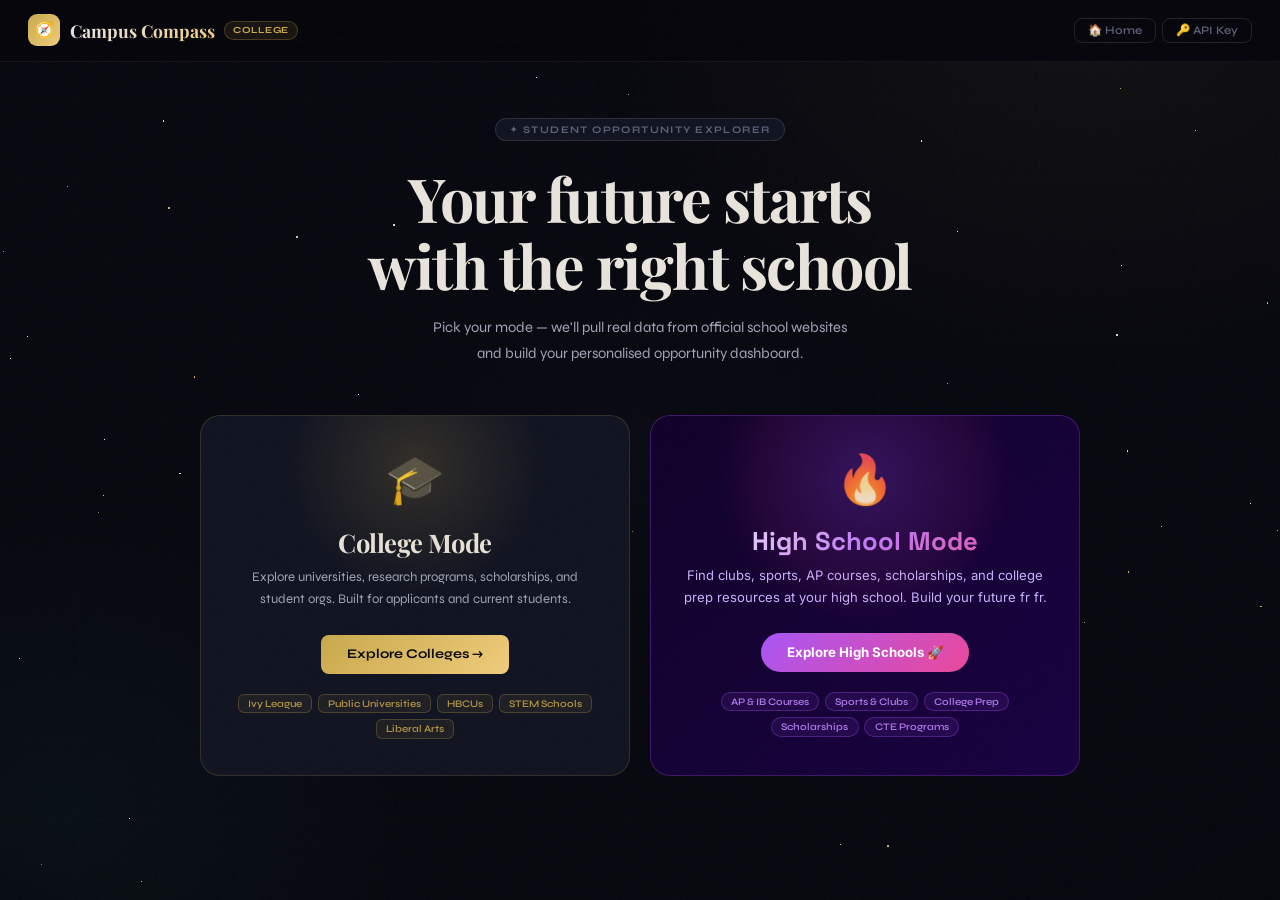
<file: campus-compass_14.html>
<!DOCTYPE html>
<html lang="en">
<head>
<meta charset="UTF-8"/>
<meta name="viewport" content="width=device-width,initial-scale=1,maximum-scale=1"/>
<title>Campus Compass</title>
<link rel="preconnect" href="https://fonts.googleapis.com"/>
<link rel="preconnect" href="https://fonts.gstatic.com" crossorigin/>
<link href="https://fonts.googleapis.com/css2?family=Playfair+Display:ital,wght@0,400;0,600;0,700;1,400&family=Space+Grotesk:wght@400;500;600;700;800&family=Syne:wght@400;600;700&family=Inter:wght@400;500;600&display=swap" rel="stylesheet"/>
<style>
/* ── RESET ── */
*,*::before,*::after{box-sizing:border-box;margin:0;padding:0}

/* ════════════════════════════════════
   COLLEGE MODE VARIABLES
════════════════════════════════════ */
[data-mode="col"]{
  --bg:#07080f;--bg2:#0d0f1c;--bg3:#131626;
  --card:#101320;--card2:#181b2e;--card3:#1f2338;
  --border:rgba(255,255,255,.06);--border2:rgba(255,255,255,.11);--border3:rgba(255,255,255,.19);
  --a1:#c9a84c;--a2:#f0cc7a;--a-dim:rgba(201,168,76,.10);--a-b:rgba(201,168,76,.26);
  --a3:#3dd6c0;--a3-dim:rgba(61,214,192,.10);--a3-b:rgba(61,214,192,.25);
  --a4:#9d7fe8;--a4-dim:rgba(157,127,232,.10);--a4-b:rgba(157,127,232,.25);
  --a5:#e0635a;--a5-dim:rgba(224,99,90,.10);--a5-b:rgba(224,99,90,.25);
  --a6:#5baee8;--a6-dim:rgba(91,174,232,.10);--a6-b:rgba(91,174,232,.25);
  --t1:#e8e4dc;--t2:#9ea3b5;--t3:#5c6178;--t4:#3a3f55;
  --r:10px;--r2:14px;--r3:20px;--rbtn:8px;
  --fh:'Playfair Display',Georgia,serif;
  --fb:'Syne',system-ui,sans-serif;
  --card-shadow:0 2px 8px rgba(0,0,0,.4);
  --hover-shadow:0 12px 40px rgba(0,0,0,.5);
  --mesh:radial-gradient(ellipse 700px 500px at 80% 5%,rgba(201,168,76,.05),transparent 70%),radial-gradient(ellipse 500px 400px at 10% 85%,rgba(61,214,192,.03),transparent 70%);
}

/* ════════════════════════════════════
   HIGH SCHOOL MODE VARIABLES
════════════════════════════════════ */
[data-mode="hs"]{
  --bg:#060010;--bg2:#0b001e;--bg3:#110028;
  --card:#0f0024;--card2:#160032;--card3:#1d0042;
  --border:rgba(168,85,247,.10);--border2:rgba(168,85,247,.20);--border3:rgba(168,85,247,.38);
  --a1:#a855f7;--a2:#c084fc;--a-dim:rgba(168,85,247,.12);--a-b:rgba(168,85,247,.32);
  --a3:#ec4899;--a3-dim:rgba(236,72,153,.12);--a3-b:rgba(236,72,153,.30);
  --a4:#06b6d4;--a4-dim:rgba(6,182,212,.12);--a4-b:rgba(6,182,212,.28);
  --a5:#34c98a;--a5-dim:rgba(52,201,138,.12);--a5-b:rgba(52,201,138,.28);
  --a6:#f59e0b;--a6-dim:rgba(245,158,11,.12);--a6-b:rgba(245,158,11,.28);
  --t1:#f0ebff;--t2:#c4b5fd;--t3:#7c6fa0;--t4:#4a3f6b;
  --r:18px;--r2:22px;--r3:28px;--rbtn:100px;
  --fh:'Space Grotesk',system-ui,sans-serif;
  --fb:'Inter',system-ui,sans-serif;
  --card-shadow:0 0 20px rgba(168,85,247,.06);
  --hover-shadow:0 8px 32px rgba(168,85,247,.22);
  --mesh:radial-gradient(ellipse 600px 500px at 20% 10%,rgba(168,85,247,.10),transparent 60%),radial-gradient(ellipse 500px 400px at 80% 80%,rgba(236,72,153,.07),transparent 60%);
}

/* ── BASE ── */
html{font-size:16px;scroll-behavior:smooth}
body{
  background:var(--bg);color:var(--t1);
  font-family:var(--fb);min-height:100vh;
  overflow-x:hidden;transition:background .5s,color .5s;
}
/* ── COLLEGE BACKGROUND: Dark Academic grain + subtle gold geometry ── */
[data-mode="col"] body,body[data-mode="col"]{background:#07080f}

/* Grain overlay — college only */
[data-mode="col"]::after,body[data-mode="col"]::after{
  content:'';position:fixed;inset:0;
  background-image:url("data:image/svg+xml,%3Csvg xmlns='http://www.w3.org/2000/svg' width='300' height='300'%3E%3Cfilter id='n'%3E%3CfeTurbulence type='fractalNoise' baseFrequency='.62' numOctaves='4' stitchTiles='stitch'/%3E%3C/filter%3E%3Crect width='300' height='300' filter='url(%23n)' opacity='.035'/%3E%3C/svg%3E");
  pointer-events:none;z-index:9998;opacity:.7;
}

/* HS background: deep purple, no grain */
[data-mode="hs"]::after,body[data-mode="hs"]::after{content:none}

/* Shared star canvas */
.stars{position:fixed;inset:0;pointer-events:none;z-index:0;overflow:hidden}

/* College stars: small, white, very dim & slow */
.star{
  position:absolute;border-radius:50%;
  animation:twinkle var(--d,4s) ease-in-out infinite var(--dl,0s);
}
[data-mode="col"] .star{background:#fff}
/* HS stars: tinted purple/pink/cyan, brighter, faster */
[data-mode="hs"] .star{background:var(--sc,#fff)}

@keyframes twinkle{0%,100%{opacity:var(--op,.15)}50%{opacity:var(--op2,.7)}}

/* College mesh: two faint gold/teal radial glows */
.mesh{position:fixed;inset:0;z-index:0;pointer-events:none;transition:background .7s}
[data-mode="col"] .mesh{
  background:
    radial-gradient(ellipse 800px 600px at 85% 0%,  rgba(201,168,76,.06), transparent 65%),
    radial-gradient(ellipse 600px 500px at 5%  90%, rgba(61,214,192,.04), transparent 65%),
    radial-gradient(ellipse 400px 300px at 50% 50%, rgba(157,127,232,.02),transparent 70%);
}

/* College: subtle diagonal rule lines like aged paper */
.col-grid{
  position:fixed;inset:0;z-index:0;pointer-events:none;
  background-image:
    repeating-linear-gradient(0deg, transparent, transparent 79px, rgba(201,168,76,.025) 80px),
    repeating-linear-gradient(90deg,transparent, transparent 79px, rgba(201,168,76,.015) 80px);
}
[data-mode="hs"] .col-grid{display:none}

/* HS mesh: large animated gradient blobs */
[data-mode="hs"] .mesh{
  background:
    radial-gradient(ellipse 700px 600px at 15% 5%,  rgba(168,85,247,.14), transparent 60%),
    radial-gradient(ellipse 500px 500px at 85% 80%, rgba(236,72,153,.10), transparent 55%),
    radial-gradient(ellipse 400px 350px at 50% 45%, rgba(6,182,212,.05),  transparent 60%);
  animation:blobDrift 12s ease-in-out infinite alternate;
}
@keyframes blobDrift{
  0%  {background:
    radial-gradient(ellipse 700px 600px at 15% 5%,  rgba(168,85,247,.14), transparent 60%),
    radial-gradient(ellipse 500px 500px at 85% 80%, rgba(236,72,153,.10), transparent 55%),
    radial-gradient(ellipse 400px 350px at 50% 45%, rgba(6,182,212,.05),  transparent 60%)}
  50% {background:
    radial-gradient(ellipse 750px 550px at 25% 15%, rgba(168,85,247,.18), transparent 58%),
    radial-gradient(ellipse 550px 480px at 75% 70%, rgba(236,72,153,.13), transparent 52%),
    radial-gradient(ellipse 450px 380px at 60% 35%, rgba(6,182,212,.07),  transparent 58%)}
  100%{background:
    radial-gradient(ellipse 680px 620px at 10% 20%, rgba(168,85,247,.12), transparent 62%),
    radial-gradient(ellipse 520px 520px at 90% 75%, rgba(236,72,153,.09), transparent 58%),
    radial-gradient(ellipse 420px 360px at 40% 55%, rgba(6,182,212,.06),  transparent 62%)}
}

/* HS: dot grid overlay */
.hs-dots{
  position:fixed;inset:0;z-index:0;pointer-events:none;
  background-image:radial-gradient(circle, rgba(168,85,247,.18) 1px, transparent 1px);
  background-size:36px 36px;
  mask-image:radial-gradient(ellipse 100% 100% at 50% 50%, black 30%, transparent 100%);
  -webkit-mask-image:radial-gradient(ellipse 100% 100% at 50% 50%, black 30%, transparent 100%);
}
[data-mode="col"] .hs-dots{display:none}

/* HS: aurora strip at top */
.hs-aurora{
  position:fixed;top:0;left:0;right:0;height:260px;z-index:0;pointer-events:none;
  background:linear-gradient(180deg,
    rgba(168,85,247,.18) 0%,
    rgba(236,72,153,.08) 45%,
    transparent 100%);
  filter:blur(40px);
  animation:auroraPulse 6s ease-in-out infinite alternate;
}
@keyframes auroraPulse{
  0%  {opacity:.7;transform:scaleX(1)}
  50% {opacity:1; transform:scaleX(1.04)}
  100%{opacity:.6;transform:scaleX(.97)}
}
[data-mode="col"] .hs-aurora{display:none}

/* College: corner vignette for drama */
.col-vignette{
  position:fixed;inset:0;z-index:0;pointer-events:none;
  background:radial-gradient(ellipse 120% 100% at 50% 50%, transparent 55%, rgba(4,5,10,.7) 100%);
}
[data-mode="hs"] .col-vignette{display:none}
.app{position:relative;z-index:1;min-height:100vh;display:flex;flex-direction:column}

/* ═══════════════════
   HEADER
═══════════════════ */
.hdr{
  display:flex;align-items:center;justify-content:space-between;
  padding:.9rem 1.75rem;border-bottom:1px solid var(--border);
  background:rgba(6,5,12,.88);backdrop-filter:blur(20px);
  position:sticky;top:0;z-index:200;gap:1rem;flex-wrap:wrap;
  transition:border-color .5s,background .5s;
}
[data-mode="hs"] .hdr{background:rgba(5,0,14,.88)}
.logo{display:flex;align-items:center;gap:.6rem;cursor:pointer;user-select:none}
.logo-icon{
  width:32px;height:32px;border-radius:9px;display:flex;align-items:center;
  justify-content:center;font-size:.95rem;font-weight:700;flex-shrink:0;
  background:linear-gradient(135deg,var(--a1),var(--a2));color:#080808;
  transition:all .3s;
}
[data-mode="hs"] .logo-icon{box-shadow:0 0 16px rgba(168,85,247,.4)}
.logo-text{
  font-family:var(--fh);font-size:1.1rem;font-weight:700;
  background:linear-gradient(135deg,var(--t1) 20%,var(--a2));
  -webkit-background-clip:text;-webkit-text-fill-color:transparent;background-clip:text;
  transition:all .4s;
}
[data-mode="hs"] .logo-text{background:linear-gradient(135deg,#fff,var(--a1) 50%,var(--a3));-webkit-background-clip:text;background-clip:text}
.logo-badge{
  font-size:.58rem;font-weight:700;letter-spacing:.08em;text-transform:uppercase;
  color:var(--a1);background:var(--a-dim);border:1px solid var(--a-b);
  padding:.14rem .48rem;border-radius:100px;transition:all .4s;
}
.hdr-nav{display:flex;align-items:center;gap:.4rem;flex-wrap:wrap}
.hdr-btn{
  font-family:var(--fb);font-size:.72rem;font-weight:600;color:var(--t3);
  background:none;border:1px solid var(--border2);border-radius:var(--rbtn);
  padding:.28rem .8rem;cursor:pointer;transition:all .18s;white-space:nowrap;
}
.hdr-btn:hover{color:var(--t1);border-color:var(--border3);background:var(--card)}
.hdr-btn.on{color:var(--a1);border-color:var(--a-b);background:var(--a-dim)}

/* ═══════════════════
   PAGES
═══════════════════ */
.page{display:none;animation:rise .4s cubic-bezier(.25,.46,.45,.94) both}
.page.active{display:block}
@keyframes rise{from{opacity:0;transform:translateY(18px)}to{opacity:1;transform:none}}

/* ═══════════════════
   HOME — MODE SELECTOR
═══════════════════ */
.home-wrap{max-width:1080px;margin:0 auto;padding:3.5rem 1.5rem 4rem}
.home-top{text-align:center;margin-bottom:3rem}
.home-kicker{
  display:inline-flex;align-items:center;gap:.45rem;
  font-size:.63rem;font-weight:700;letter-spacing:.14em;text-transform:uppercase;
  color:var(--t3);background:var(--card);border:1px solid var(--border2);
  padding:.28rem .85rem;border-radius:100px;margin-bottom:1.5rem;
}
.home-h1{
  font-family:'Playfair Display',Georgia,serif;
  font-size:clamp(2.2rem,5vw,3.8rem);font-weight:700;line-height:1.1;
  letter-spacing:-.025em;color:var(--t1);margin-bottom:1rem;
}
.home-sub{font-size:.92rem;color:var(--t2);max-width:440px;margin:0 auto;line-height:1.75}

.mode-cards{display:grid;grid-template-columns:1fr 1fr;gap:1.25rem;max-width:880px;margin:0 auto}

/* College card */
.mc-col{
  background:var(--card);border:1px solid rgba(201,168,76,.18);
  border-radius:20px;padding:2.25rem 2rem;cursor:pointer;
  position:relative;overflow:hidden;text-align:center;
  transition:all .25s cubic-bezier(.25,.46,.45,.94);
}
.mc-col:hover{transform:translateY(-5px);border-color:rgba(201,168,76,.4);box-shadow:0 20px 60px rgba(201,168,76,.12)}
.mc-col-glow{
  position:absolute;width:260px;height:260px;border-radius:50%;
  top:-80px;left:50%;transform:translateX(-50%);pointer-events:none;
  background:radial-gradient(circle,rgba(201,168,76,.18),transparent 70%);
}
.mc-col-icon{font-size:3rem;margin-bottom:1rem;display:block}
.mc-col-title{
  font-family:'Playfair Display',serif;font-size:1.6rem;font-weight:700;
  color:#e8e4dc;margin-bottom:.55rem;letter-spacing:-.02em;
}
.mc-col-desc{font-family:'Syne',sans-serif;font-size:.82rem;color:#9ea3b5;line-height:1.65;margin-bottom:1.5rem}
.mc-col-btn{
  display:inline-flex;align-items:center;gap:.5rem;font-family:'Syne',sans-serif;
  font-size:.83rem;font-weight:700;padding:.72rem 1.6rem;border-radius:8px;
  border:none;cursor:pointer;transition:all .2s;
  background:linear-gradient(135deg,#c9a84c,#f0cc7a);color:#0b0b0b;
}
.mc-col-btn:hover{box-shadow:0 8px 24px rgba(201,168,76,.45);transform:translateY(-1px)}
.mc-col-tags{display:flex;gap:.35rem;justify-content:center;flex-wrap:wrap;margin-top:1.25rem}
.mc-col-tag{
  font-size:.63rem;font-weight:600;padding:.18rem .58rem;
  border-radius:6px;border:1px solid rgba(201,168,76,.25);
  color:rgba(201,168,76,.85);background:rgba(201,168,76,.08);
}

/* High School card */
.mc-hs{
  background:linear-gradient(135deg,#0f0028,#180040);
  border:1px solid rgba(168,85,247,.28);
  border-radius:20px;padding:2.25rem 2rem;cursor:pointer;
  position:relative;overflow:hidden;text-align:center;
  transition:all .25s cubic-bezier(.25,.46,.45,.94);
}
.mc-hs:hover{transform:translateY(-5px);border-color:rgba(168,85,247,.55);box-shadow:0 20px 60px rgba(168,85,247,.22)}
.mc-hs-glow{
  position:absolute;width:300px;height:300px;border-radius:50%;
  top:-90px;left:50%;transform:translateX(-50%);pointer-events:none;
  background:radial-gradient(circle,rgba(168,85,247,.22),rgba(236,72,153,.08) 50%,transparent 70%);
}
.mc-hs-icon{font-size:3rem;margin-bottom:1rem;display:block}
.mc-hs-title{
  font-family:'Space Grotesk',sans-serif;font-size:1.6rem;font-weight:700;
  background:linear-gradient(135deg,#fff,#c084fc 50%,#ec4899);
  -webkit-background-clip:text;-webkit-text-fill-color:transparent;background-clip:text;
  margin-bottom:.55rem;
}
.mc-hs-desc{font-family:'Inter',sans-serif;font-size:.82rem;color:#c4b5fd;line-height:1.65;margin-bottom:1.5rem}
.mc-hs-btn{
  display:inline-flex;align-items:center;gap:.5rem;font-family:'Inter',sans-serif;
  font-size:.83rem;font-weight:700;padding:.72rem 1.6rem;border-radius:100px;
  border:none;cursor:pointer;transition:all .2s;
  background:linear-gradient(135deg,#a855f7,#ec4899);color:#fff;
}
.mc-hs-btn:hover{box-shadow:0 8px 28px rgba(168,85,247,.5);transform:translateY(-1px)}
.mc-hs-tags{display:flex;gap:.35rem;justify-content:center;flex-wrap:wrap;margin-top:1.25rem}
.mc-hs-tag{
  font-size:.63rem;font-weight:600;padding:.18rem .58rem;
  border-radius:100px;border:1px solid rgba(168,85,247,.3);
  color:rgba(192,132,252,.9);background:rgba(168,85,247,.10);
}

/* ═══════════════════
   DIRECTORY
═══════════════════ */
.dir-wrap{max-width:1200px;margin:0 auto;padding:1.75rem 1.5rem 4rem}
.dir-head{margin-bottom:1.75rem}
.pg-title{font-family:var(--fh);font-size:1.85rem;font-weight:700;letter-spacing:-.02em;color:var(--t1);margin-bottom:.3rem}
[data-mode="hs"] .pg-title{
  background:linear-gradient(135deg,#fff,var(--a2) 60%,var(--a3));
  -webkit-background-clip:text;-webkit-text-fill-color:transparent;background-clip:text;
}
.pg-sub{font-size:.8rem;color:var(--t3);margin-bottom:1.2rem}
.dir-controls{display:flex;align-items:center;gap:.6rem;flex-wrap:wrap}
.dir-search{
  flex:1;min-width:185px;max-width:350px;font-family:var(--fb);font-size:.84rem;
  color:var(--t1);background:var(--card);border:1.5px solid var(--border2);
  border-radius:var(--r);padding:.65rem 1rem;outline:none;
  transition:border-color .2s,box-shadow .2s;
}
.dir-search::placeholder{color:var(--t3)}
.dir-search:focus{border-color:var(--a1);box-shadow:0 0 0 3px var(--a-dim)}
.filter-row{display:flex;gap:.32rem;flex-wrap:wrap}
.fpill{
  font-size:.68rem;font-weight:600;color:var(--t3);background:var(--card2);
  border:1px solid var(--border2);padding:.24rem .72rem;border-radius:100px;cursor:pointer;transition:all .15s;
}
.fpill:hover{color:var(--t2)}
.fpill.on{color:var(--a1);background:var(--a-dim);border-color:var(--a-b)}
.cat-section{margin-bottom:2.2rem}
.cat-label{
  font-size:.6rem;font-weight:700;letter-spacing:.13em;text-transform:uppercase;
  color:var(--t3);margin-bottom:.8rem;display:flex;align-items:center;gap:.6rem;
}
.cat-label::after{content:'';flex:1;height:1px;background:var(--border)}
.school-grid{display:grid;grid-template-columns:repeat(auto-fill,minmax(200px,1fr));gap:.6rem}
.stile{
  background:var(--card);border:1px solid var(--border);
  border-radius:var(--r2);padding:.95rem 1rem;
  cursor:pointer;position:relative;overflow:hidden;
  transition:all .2s cubic-bezier(.25,.46,.45,.94);
  box-shadow:var(--card-shadow);
}
.stile:hover{transform:translateY(-3px);border-color:var(--border2);box-shadow:var(--hover-shadow)}
[data-mode="col"] .stile:hover{border-color:rgba(201,168,76,.3);background:rgba(201,168,76,.03)}
[data-mode="hs"] .stile:hover{border-color:var(--a-b);background:rgba(168,85,247,.05)}
.stile-em{font-size:1.25rem;margin-bottom:.45rem;display:block}
.stile-name{font-family:var(--fh);font-size:.88rem;font-weight:600;color:var(--t1);margin-bottom:.22rem;line-height:1.3}
.stile-meta{font-size:.67rem;color:var(--t3);margin-bottom:.5rem}
.stile-tags{display:flex;gap:.25rem;flex-wrap:wrap}
.stile-tag{font-size:.58rem;font-weight:600;padding:.15rem .48rem;border-radius:100px;border:1px solid var(--a-b);color:var(--a1);background:var(--a-dim)}
.stile-vibe{font-size:.58rem;font-weight:600;padding:.15rem .48rem;border-radius:100px;border:1px solid var(--border2);color:var(--t3);background:var(--card2)}
.stile-arrow{position:absolute;bottom:.75rem;right:.8rem;font-size:.7rem;color:var(--t4);transition:all .2s}
.stile:hover .stile-arrow{color:var(--t2);transform:translateX(3px)}
.no-results{text-align:center;padding:3rem 1rem;color:var(--t3);font-size:.84rem}

/* ═══════════════════
   QUIZ
═══════════════════ */
.quiz-wrap{max-width:560px;margin:0 auto;padding:2rem 1.5rem 3.5rem}
.qbanner{
  display:flex;align-items:center;gap:.8rem;background:var(--card);
  border:1px solid var(--border2);border-radius:var(--r2);padding:.85rem 1.1rem;margin-bottom:1.75rem;
}
.qb-icon{font-size:1.3rem;flex-shrink:0}
.qb-name{font-family:var(--fh);font-size:.92rem;font-weight:600;color:var(--t1)}
.qb-meta{font-size:.68rem;color:var(--t3);margin-top:.07rem}
.prog-bar{display:flex;gap:.38rem;margin-bottom:.45rem}
.prog-seg{flex:1;height:3px;border-radius:100px;background:var(--border2);transition:background .4s}
.prog-seg.done,.prog-seg.on{background:var(--a1)}
.prog-meta{display:flex;justify-content:space-between;font-size:.67rem;color:var(--t3);font-weight:600;margin-bottom:2rem}
.prog-meta .cur{color:var(--a1)}
.q-block{display:none;animation:rise .35s ease both}
.q-block.active{display:block}
.q-badge{
  display:inline-block;font-size:.6rem;font-weight:700;letter-spacing:.1em;text-transform:uppercase;
  padding:.2rem .68rem;border-radius:100px;margin-bottom:.8rem;
  color:var(--a1);background:var(--a-dim);border:1px solid var(--a-b);
}
.q-h{font-family:var(--fh);font-size:1.8rem;font-weight:700;line-height:1.15;letter-spacing:-.02em;color:var(--t1);margin-bottom:.38rem}
[data-mode="hs"] .q-h{font-size:1.7rem}
.q-sub{font-size:.79rem;color:var(--t3);margin-bottom:1.5rem;line-height:1.6}
.q-field{
  width:100%;font-family:var(--fb);font-size:.9rem;color:var(--t1);
  background:var(--card);border:1.5px solid var(--border2);
  border-radius:var(--r);padding:.82rem 1.05rem;outline:none;
  transition:border-color .2s,box-shadow .2s;-webkit-appearance:none;
}
.q-field:focus{border-color:var(--a1);box-shadow:0 0 0 4px var(--a-dim)}
.q-field::placeholder{color:var(--t3)}
input[type=date]::-webkit-calendar-picker-indicator{filter:invert(.4);cursor:pointer}
.maj-grid{display:grid;grid-template-columns:repeat(2,1fr);gap:.42rem;margin-bottom:.6rem}
.maj-tile{
  display:flex;align-items:center;gap:.52rem;padding:.68rem .82rem;
  border-radius:var(--r);border:1.5px solid var(--border2);background:var(--card);
  cursor:pointer;transition:all .15s;
}
.maj-tile:hover,.maj-tile.pk{border-color:var(--a1);background:var(--a-dim)}
.maj-tile.pk .mtl{color:var(--a1)}
.mti{font-size:.98rem;flex-shrink:0}
.mtl{font-size:.74rem;font-weight:500;color:var(--t2)}
.grade-grid{display:grid;grid-template-columns:repeat(4,1fr);gap:.42rem;margin-bottom:.6rem}
.grade-tile{
  display:flex;flex-direction:column;align-items:center;padding:.82rem .4rem;
  border-radius:var(--r);border:1.5px solid var(--border2);background:var(--card);
  cursor:pointer;transition:all .15s;text-align:center;
}
.grade-tile:hover,.grade-tile.pk{border-color:var(--a1);background:var(--a-dim)}
.grade-tile.pk .gtn,.grade-tile.pk .gtl{color:var(--a1)}
.gtn{font-family:var(--fh);font-size:1.4rem;font-weight:700;color:var(--t2)}
.gtl{font-size:.62rem;color:var(--t3);font-weight:500}
.int-grid{display:grid;grid-template-columns:repeat(3,1fr);gap:.38rem;margin-bottom:.6rem}
.int-tile{
  display:flex;align-items:center;gap:.42rem;padding:.6rem .72rem;
  border-radius:var(--r);border:1.5px solid var(--border2);background:var(--card);
  cursor:pointer;transition:all .15s;font-size:.72rem;font-weight:500;color:var(--t2);
}
.int-tile:hover,.int-tile.pk{border-color:var(--a1);background:var(--a-dim);color:var(--a1)}
.int-icon{font-size:.88rem;flex-shrink:0}
.q-nav{display:flex;align-items:center;justify-content:space-between;margin-top:1.6rem;gap:1rem}
.q-back{font-family:var(--fb);font-size:.76rem;color:var(--t3);background:none;border:none;cursor:pointer;padding:.42rem;transition:color .15s}
.q-back:hover{color:var(--t1)}
.btn{
  display:inline-flex;align-items:center;gap:.5rem;font-family:var(--fb);
  font-size:.84rem;font-weight:700;padding:.76rem 1.7rem;
  border-radius:var(--rbtn);border:none;cursor:pointer;
  transition:all .2s cubic-bezier(.25,.46,.45,.94);
  background:linear-gradient(135deg,var(--a1),var(--a2));color:#0a0a0a;
}
.btn:hover{transform:translateY(-2px);box-shadow:0 8px 28px var(--a-dim)}
[data-mode="hs"] .btn{color:#fff;box-shadow:0 4px 20px rgba(168,85,247,.3)}
.btn:disabled{opacity:.4;cursor:not-allowed;transform:none;box-shadow:none}

/* ═══════════════════
   LOADING
═══════════════════ */
.load-wrap{max-width:440px;margin:0 auto;padding:5rem 1.5rem;text-align:center}
.loader-orb{position:relative;width:62px;height:62px;margin:0 auto 1.65rem}
.lo-core{
  position:absolute;inset:16px;border-radius:50%;
  background:linear-gradient(135deg,var(--a1),var(--a2));
  animation:pulse 1.5s ease infinite;
}
@keyframes pulse{0%,100%{box-shadow:0 0 0 0 var(--a-b)}50%{box-shadow:0 0 0 12px transparent}}
.lo-ring{position:absolute;inset:0;border-radius:50%;border:2px solid var(--border2);border-top-color:var(--a1);animation:spin 1s linear infinite}
@keyframes spin{to{transform:rotate(360deg)}}
.load-title{font-family:var(--fh);font-size:1.6rem;font-weight:700;margin-bottom:.42rem}
.load-sub{font-size:.79rem;color:var(--t3);margin-bottom:1.65rem;line-height:1.65}
.load-url{font-size:.68rem;color:var(--t3);background:var(--card);padding:.42rem .88rem;border-radius:var(--r);border:1px solid var(--border2);margin-bottom:1.65rem;word-break:break-all}
.load-steps{display:flex;flex-direction:column;gap:.42rem}
.ls{display:flex;align-items:center;gap:.72rem;padding:.62rem .92rem;border-radius:var(--r);border:1px solid var(--border2);background:var(--card);font-size:.77rem;color:var(--t3);text-align:left;transition:all .3s}
.ls.act{border-color:var(--a-b);background:var(--a-dim);color:var(--t1);font-weight:500}
.ls.done{border-color:rgba(52,201,138,.25);background:rgba(52,201,138,.08);color:#34c98a}
.ls-dot{width:7px;height:7px;border-radius:50%;background:var(--border2);flex-shrink:0;transition:background .3s}
.ls.act .ls-dot{background:var(--a1);animation:blink 1s ease infinite}
.ls.done .ls-dot{background:#34c98a}
@keyframes blink{0%,100%{transform:scale(1)}50%{transform:scale(1.5)}}

/* ═══════════════════
   DASHBOARD
═══════════════════ */
.dash-wrap{max-width:1150px;margin:0 auto;padding:1.75rem 1.5rem 4rem}
.compare-strip{
  background:var(--card);border:1px solid var(--border2);border-radius:var(--r2);
  padding:.72rem .95rem;margin-bottom:1.65rem;display:flex;align-items:center;gap:.6rem;flex-wrap:wrap;
}
.cs-lbl{font-size:.67rem;font-weight:600;color:var(--t3);white-space:nowrap}
.cs-sch{
  display:flex;align-items:center;background:var(--card2);border:1px solid var(--border2);
  border-radius:100px;padding:.22rem .68rem;cursor:pointer;transition:all .15s;
}
.cs-sch:hover{border-color:var(--border3)}
.cs-sch.act{border-color:var(--a-b);background:var(--a-dim)}
.cs-sname{font-size:.67rem;font-weight:600;color:var(--t2)}
.cs-sch.act .cs-sname{color:var(--a1)}
.cs-add{
  font-family:var(--fb);font-size:.67rem;font-weight:600;color:var(--t3);
  background:none;border:1px dashed var(--border2);border-radius:100px;
  padding:.22rem .68rem;cursor:pointer;transition:all .15s;
}
.cs-add:hover{color:var(--t2);border-color:var(--border3)}
.dash-top{display:flex;align-items:flex-start;justify-content:space-between;flex-wrap:wrap;gap:1rem;margin-bottom:1.4rem}
.dash-sch-card{
  background:var(--card);border:1px solid var(--border2);border-radius:var(--r2);
  padding:1.05rem 1.3rem;display:flex;align-items:flex-start;gap:.9rem;flex:1;min-width:265px;
}
[data-mode="hs"] .dash-sch-card{box-shadow:0 0 30px rgba(168,85,247,.08)}
.dsc-icon{font-size:1.65rem;flex-shrink:0;margin-top:.1rem}
.dsc-body{flex:1}
.dsc-mode{font-size:.58rem;font-weight:700;letter-spacing:.1em;text-transform:uppercase;color:var(--a1);margin-bottom:.16rem}
.dsc-name{font-family:var(--fh);font-size:1.38rem;font-weight:700;line-height:1.15;color:var(--t1);margin-bottom:.32rem}
[data-mode="hs"] .dsc-name{font-size:1.3rem}
.dsc-pills{display:flex;flex-wrap:wrap;gap:.28rem}
.dash-actions{display:flex;flex-direction:column;align-items:flex-end;gap:.38rem}
.act-btn{
  font-family:var(--fb);font-size:.71rem;color:var(--t3);background:none;
  border:1px solid var(--border2);border-radius:var(--rbtn);
  padding:.26rem .82rem;cursor:pointer;transition:all .18s;white-space:nowrap;
}
.act-btn:hover{color:var(--t1);border-color:var(--border3);background:var(--card)}

/* Match score */
.match-wrap{margin-bottom:1.3rem}
.match-top{display:flex;justify-content:space-between;margin-bottom:.38rem}
.match-lbl{font-size:.7rem;font-weight:600;color:var(--t3)}
.match-pct{font-family:var(--fh);font-size:1.08rem;font-weight:700;color:var(--a1)}
.match-bg{height:6px;background:var(--bg3);border-radius:100px;overflow:hidden}
.match-fill{height:100%;background:linear-gradient(90deg,var(--a1),var(--a2));border-radius:100px;transition:width 1.3s cubic-bezier(.25,.46,.45,.94)}

/* Deadline alert */
.dl-alert{
  display:flex;align-items:center;gap:.7rem;
  background:rgba(224,99,90,.08);border:1px solid rgba(224,99,90,.25);
  border-radius:var(--r);padding:.65rem .95rem;margin-bottom:1.2rem;
  font-size:.77rem;color:#e0635a;font-weight:500;
}
.dl-icon{font-size:.95rem;flex-shrink:0}

/* Pills */
.pill{font-size:.64rem;font-weight:600;padding:.2rem .66rem;border-radius:100px;border:1px solid;display:inline-block}
.pill-a{color:var(--a1);background:var(--a-dim);border-color:var(--a-b)}
.pill-b{color:var(--a3);background:var(--a3-dim);border-color:var(--a3-b)}
.pill-c{color:var(--a4);background:var(--a4-dim);border-color:var(--a4-b)}
.pill-d{color:var(--a5);background:var(--a5-dim);border-color:var(--a5-b)}
.pill-e{color:var(--a6);background:var(--a6-dim);border-color:var(--a6-b)}

/* Source badge */
.src-badge{
  font-size:.62rem;color:var(--t3);background:var(--card2);border:1px solid var(--border);
  border-radius:var(--r);padding:.3rem .78rem;display:flex;align-items:center;gap:.36rem;
  margin-bottom:1.35rem;flex-wrap:wrap;
}
.src-dot{width:5px;height:5px;border-radius:50%;background:var(--a1);animation:blink 2s ease infinite;flex-shrink:0}
.src-link{
  display:inline-flex;align-items:center;margin-left:auto;font-size:.64rem;font-weight:600;
  color:var(--a1);text-decoration:none;padding:.16rem .6rem;border-radius:100px;
  border:1px solid var(--a-b);background:var(--a-dim);transition:all .15s;white-space:nowrap;
}
.src-link:hover{background:var(--a1);color:#0a0a0a}
[data-mode="hs"] .src-link:hover{color:#fff}

/* Stats */
.stat-row{display:grid;grid-template-columns:repeat(auto-fit,minmax(135px,1fr));gap:.72rem;margin-bottom:1.5rem}
.stat-card{background:var(--card);border:1px solid var(--border);border-radius:var(--r2);padding:.95rem 1.15rem;position:relative;overflow:hidden;box-shadow:var(--card-shadow)}
.stat-card::before{content:'';position:absolute;top:0;left:0;right:0;height:2.5px}
.sc-a::before{background:linear-gradient(90deg,var(--a1),var(--a2))}
.sc-b::before{background:linear-gradient(90deg,var(--a3),var(--a2))}
.sc-c::before{background:linear-gradient(90deg,var(--a4),var(--a3))}
.sc-d::before{background:linear-gradient(90deg,var(--a5),var(--a6))}
.stat-val{font-family:var(--fh);font-size:1.65rem;font-weight:700;line-height:1;margin-bottom:.2rem}
.sc-a .stat-val{color:var(--a2)}.sc-b .stat-val{color:var(--a3)}.sc-c .stat-val{color:var(--a4)}.sc-d .stat-val{color:var(--a5)}
.stat-lbl{font-size:.65rem;color:var(--t3);font-weight:500}

/* Tabs */
.tab-bar{display:flex;gap:0;border-bottom:1px solid var(--border);margin-bottom:1.5rem;overflow-x:auto;scrollbar-width:none}
.tab-bar::-webkit-scrollbar{display:none}
.tab-btn{
  font-family:var(--fb);font-size:.74rem;font-weight:600;color:var(--t3);
  background:transparent;border:none;cursor:pointer;padding:.68rem 1.1rem;
  border-bottom:2px solid transparent;margin-bottom:-1px;white-space:nowrap;transition:all .18s;
}
.tab-btn:hover{color:var(--t2)}
.tab-btn.on{color:var(--a1);border-bottom-color:var(--a1)}
.tab-pane{display:none;animation:rise .3s ease}
.tab-pane.on{display:block}

/* Section label */
.sec-lbl{font-size:.6rem;font-weight:700;letter-spacing:.12em;text-transform:uppercase;color:var(--t3);margin-bottom:.85rem;display:flex;align-items:center;gap:.58rem}
.sec-lbl::after{content:'';flex:1;height:1px;background:var(--border)}

/* Section link bar */
.sec-link-bar{margin-bottom:.65rem}
.sec-link{
  display:inline-flex;align-items:center;gap:.3rem;font-size:.7rem;font-weight:600;
  color:var(--t3);text-decoration:none;padding:.26rem .82rem;border-radius:100px;
  border:1px solid var(--border2);background:var(--card);transition:all .18s;
}
.sec-link:hover{color:var(--t1);border-color:var(--border3);background:var(--card2);transform:translateY(-1px)}

/* Opportunity cards */
.opp-grid{display:grid;grid-template-columns:repeat(auto-fill,minmax(265px,1fr));gap:.82rem;margin-bottom:1.9rem}
.oc{
  background:var(--card);border:1px solid var(--border);border-radius:var(--r2);
  padding:1.15rem;position:relative;overflow:hidden;
  transition:all .2s cubic-bezier(.25,.46,.45,.94);box-shadow:var(--card-shadow);
}
[data-mode="hs"] .oc{
  background:linear-gradient(var(--card),var(--card)) padding-box,
             linear-gradient(135deg,rgba(168,85,247,.2),rgba(236,72,153,.1)) border-box;
  border:1px solid transparent;
}
.oc:hover{transform:translateY(-3px);box-shadow:var(--hover-shadow)}
[data-mode="col"] .oc:hover{border-color:var(--border2)}
.oc-bar{position:absolute;top:0;left:0;right:0;height:3px}
.ca .oc-bar{background:linear-gradient(90deg,var(--a1),var(--a2))}
.cb .oc-bar{background:linear-gradient(90deg,var(--a3),var(--a2))}
.cc .oc-bar{background:linear-gradient(90deg,var(--a4),var(--a3))}
.cd .oc-bar{background:linear-gradient(90deg,var(--a5),var(--a6))}
.ce .oc-bar{background:linear-gradient(90deg,var(--a6),var(--a4))}
.oc-type{font-size:.58rem;font-weight:700;letter-spacing:.09em;text-transform:uppercase;margin-bottom:.32rem}
.ca .oc-type{color:var(--a1)}.cb .oc-type{color:var(--a3)}.cc .oc-type{color:var(--a4)}.cd .oc-type{color:var(--a5)}.ce .oc-type{color:var(--a6)}
.oc-title{font-family:var(--fh);font-size:.96rem;font-weight:600;line-height:1.3;color:var(--t1);margin-bottom:.32rem}
.oc-desc{font-size:.74rem;color:var(--t2);line-height:1.6;margin-bottom:.75rem}
.oc-foot{display:flex;align-items:center;justify-content:space-between;padding-top:.58rem;border-top:1px solid var(--border);gap:.38rem;flex-wrap:wrap}
.oc-src{font-size:.6rem;color:var(--t3);display:flex;align-items:center;gap:.26rem}
.oc-src-dot{width:4px;height:4px;border-radius:50%;background:var(--a1);flex-shrink:0}
.oc-dl{font-size:.64rem;font-weight:600;color:#e0635a}
.oc-link{
  display:inline-flex;align-items:center;font-size:.64rem;font-weight:600;
  text-decoration:none;padding:.18rem .58rem;border-radius:100px;border:1px solid;
  transition:all .15s;white-space:nowrap;
}
.ca .oc-link{color:var(--a1);border-color:var(--a-b);background:var(--a-dim)}
.ca .oc-link:hover{background:var(--a1);color:#0a0a0a}
.cb .oc-link{color:var(--a3);border-color:var(--a3-b);background:var(--a3-dim)}
.cb .oc-link:hover{background:var(--a3);color:#0a0a0a}
[data-mode="hs"] .cb .oc-link:hover{color:#fff}
.cc .oc-link{color:var(--a4);border-color:var(--a4-b);background:var(--a4-dim)}
.cc .oc-link:hover{background:var(--a4);color:#0a0a0a}
[data-mode="hs"] .cc .oc-link:hover{color:#fff}
.cd .oc-link{color:var(--a5);border-color:var(--a5-b);background:var(--a5-dim)}
.cd .oc-link:hover{background:var(--a5);color:#fff}
[data-mode="col"] .cd .oc-link:hover{color:#0a0a0a}
.ce .oc-link{color:var(--a6);border-color:var(--a6-b);background:var(--a6-dim)}
.ce .oc-link:hover{background:var(--a6);color:#0a0a0a}

/* Schedule */
.week-grid{display:grid;grid-template-columns:repeat(auto-fill,minmax(190px,1fr));gap:.72rem;margin-bottom:1.5rem}
.day-card{background:var(--card);border:1px solid var(--border);border-radius:var(--r2);overflow:hidden;box-shadow:var(--card-shadow)}
.day-hd{padding:.62rem .95rem;background:var(--card2);display:flex;align-items:center;justify-content:space-between;border-bottom:1px solid var(--border)}
.day-nm{font-size:.67rem;font-weight:700;letter-spacing:.07em;text-transform:uppercase;color:var(--t1)}
.day-tp{font-size:.59rem;color:var(--t3)}
.tb{display:flex;align-items:flex-start;gap:.52rem;padding:.48rem .95rem;border-bottom:1px solid var(--border);transition:background .15s}
.tb:last-child{border-bottom:none}.tb:hover{background:var(--bg3)}
.tb-t{font-size:.61rem;font-weight:700;color:var(--t3);min-width:44px;padding-top:.03rem}
.tb-dot{width:6px;height:6px;border-radius:50%;margin-top:.26rem;flex-shrink:0}
.tb-b{flex:1}
.tb-n{font-size:.73rem;font-weight:500;color:var(--t1);line-height:1.3}
.tb-w{font-size:.63rem;color:var(--t3);margin-top:.04rem}
.tb-link{font-size:.6rem;color:var(--t3);text-decoration:none;margin-left:.18rem;transition:color .15s}
.tb-link:hover{color:var(--a1)}

/* Workload */
.wl-row{display:grid;grid-template-columns:repeat(auto-fit,minmax(225px,1fr));gap:.75rem;margin-bottom:1.5rem}
.wl-card{background:var(--card);border:1px solid var(--border);border-radius:var(--r2);padding:1.05rem;box-shadow:var(--card-shadow)}
.wl-head{display:flex;align-items:center;justify-content:space-between;margin-bottom:.7rem}
.wl-title{font-family:var(--fh);font-size:.88rem;font-weight:600;color:var(--t1)}
.wl-score{font-size:1.12rem;font-weight:700}
.wl-bg{height:5px;background:var(--bg3);border-radius:100px;overflow:hidden;margin-bottom:.28rem}
.wl-bar{height:100%;border-radius:100px;transition:width 1.2s cubic-bezier(.25,.46,.45,.94)}
.wl-note{font-size:.65rem;color:var(--t3)}

/* Prose card */
.prose-card{
  background:var(--card);border:1px solid var(--border);border-radius:var(--r2);
  padding:1.45rem;line-height:1.8;color:var(--t2);font-size:.81rem;margin-bottom:1.25rem;
  box-shadow:var(--card-shadow);
}
.prose-head{display:flex;align-items:center;justify-content:space-between;gap:.9rem;margin-bottom:.45rem;margin-top:1.15rem}
.prose-head:first-child{margin-top:0}
.prose-head h3{font-family:var(--fh);font-size:1.05rem;font-weight:600;color:var(--t1);margin:0}
.prose-link{
  display:inline-flex;align-items:center;font-size:.66rem;font-weight:600;
  color:var(--a1);text-decoration:none;padding:.18rem .65rem;border-radius:100px;
  border:1px solid var(--a-b);background:var(--a-dim);transition:all .15s;white-space:nowrap;flex-shrink:0;
}
.prose-link:hover{background:var(--a1);color:#0a0a0a}
[data-mode="hs"] .prose-link:hover{color:#fff}
.prose-card p{margin-bottom:.78rem}

/* College prep tracker */
.grad-track{background:var(--card);border:1px solid var(--border);border-radius:var(--r2);padding:1.25rem;margin-bottom:1.25rem;box-shadow:var(--card-shadow)}
.gt-title{font-family:var(--fh);font-size:.95rem;font-weight:600;color:var(--t1);margin-bottom:.9rem}
.gt-item{margin-bottom:.72rem}
.gt-row{display:flex;align-items:center;justify-content:space-between;margin-bottom:.26rem}
.gt-lbl{font-size:.73rem;color:var(--t2)}
.gt-val{font-size:.74rem;font-weight:600;color:var(--a1)}
.gt-bg{height:5px;background:var(--bg3);border-radius:100px;overflow:hidden}
.gt-bar{height:100%;border-radius:100px;background:linear-gradient(90deg,var(--a1),var(--a2));transition:width 1.1s cubic-bezier(.25,.46,.45,.94)}

/* API Key overlay */
.key-overlay{
  position:fixed;inset:0;z-index:1000;
  background:rgba(4,3,10,.94);backdrop-filter:blur(18px);
  display:flex;align-items:center;justify-content:center;padding:1.5rem;
}
.key-card{
  background:#111424;border:1px solid rgba(201,168,76,.22);border-radius:20px;
  padding:2.25rem;max-width:410px;width:100%;text-align:center;
}
[data-mode="hs"] .key-card{background:#120028;border-color:rgba(168,85,247,.28)}
.key-icon{font-size:2.4rem;margin-bottom:1rem}
.key-title{font-family:var(--fh);font-size:1.45rem;font-weight:700;color:var(--t1);margin-bottom:.45rem}
.key-desc{font-size:.79rem;color:var(--t2);line-height:1.65;margin-bottom:1.45rem}
.key-field{
  width:100%;font-family:var(--fb);font-size:.84rem;color:var(--t1);
  background:var(--card2);border:1.5px solid var(--border2);
  border-radius:var(--r);padding:.78rem 1rem;outline:none;margin-bottom:1rem;
  transition:border-color .2s;
}
.key-field:focus{border-color:var(--a1)}
.key-hint{font-size:.68rem;color:var(--t3);margin-top:.55rem}
.key-hint a{color:var(--a1);text-decoration:none}

/* ═══ RESPONSIVE ═══ */
@media(max-width:700px){
  .mode-cards{grid-template-columns:1fr}
  .hdr{padding:.78rem 1rem}
  .home-wrap{padding:2.5rem 1rem 3rem}
  .dir-wrap,.quiz-wrap,.load-wrap,.dash-wrap{padding-left:1rem;padding-right:1rem}
  .maj-grid,.int-grid{grid-template-columns:repeat(2,1fr)}
  .grade-grid{grid-template-columns:repeat(4,1fr)}
  .school-grid{grid-template-columns:repeat(auto-fill,minmax(150px,1fr))}
  .dsc-name{font-size:1.15rem}
  .dash-top{flex-direction:column}
  .dash-actions{flex-direction:row;align-items:center;width:100%}
  .mc-col,.mc-hs{padding:1.75rem 1.4rem}
  .home-h1{font-size:2rem}
}

/* ── WEEK/WORKLOAD/PROSE ── */
.week-grid{display:grid;grid-template-columns:repeat(auto-fill,minmax(195px,1fr));gap:.72rem;margin-bottom:1.65rem}
.day-card{background:var(--card);border:1px solid var(--border);border-radius:var(--r2);overflow:hidden;box-shadow:var(--card-shadow)}
[data-mode="hs"] .day-card{background:linear-gradient(var(--card),var(--card2));border-color:var(--border2)}
.day-hd{padding:.62rem 1rem;background:var(--card2);display:flex;align-items:center;justify-content:space-between;border-bottom:1px solid var(--border)}
.day-nm{font-size:.68rem;font-weight:700;letter-spacing:.07em;text-transform:uppercase;color:var(--t1)}
.day-tp{font-size:.6rem;color:var(--t3)}
.tb{display:flex;align-items:flex-start;gap:.55rem;padding:.48rem 1rem;border-bottom:1px solid var(--border);transition:background .15s}
.tb:last-child{border-bottom:none}.tb:hover{background:var(--bg2)}
.tb-t{font-size:.62rem;font-weight:700;color:var(--t3);min-width:46px;padding-top:.03rem}
.tb-dot{width:6px;height:6px;border-radius:50%;margin-top:.32rem;flex-shrink:0}
.tb-b{flex:1}.tb-n{font-size:.74rem;font-weight:500;color:var(--t1);line-height:1.3}
.tb-w{font-size:.64rem;color:var(--t3);margin-top:.04rem}
.tb-link{font-size:.62rem;color:var(--t3);text-decoration:none;margin-left:.2rem;transition:color .15s}
.tb-link:hover{color:var(--a1)}

.wl-row{display:grid;grid-template-columns:repeat(auto-fit,minmax(230px,1fr));gap:.75rem;margin-bottom:1.65rem}
.wl-card{background:var(--card);border:1px solid var(--border);border-radius:var(--r2);padding:1.1rem;box-shadow:var(--card-shadow)}
.wl-head{display:flex;align-items:center;justify-content:space-between;margin-bottom:.72rem}
.wl-title{font-family:var(--fh);font-size:.88rem;font-weight:600;color:var(--t1)}
.wl-score{font-size:1.15rem;font-weight:700}
.wl-bg{height:5px;background:var(--bg3);border-radius:100px;overflow:hidden;margin-bottom:.3rem}
.wl-bar{height:100%;border-radius:100px;transition:width 1.2s cubic-bezier(.25,.46,.45,.94)}
.wl-note{font-size:.66rem;color:var(--t3)}

.prose-card{background:var(--card);border:1px solid var(--border);border-radius:var(--r2);padding:1.5rem;line-height:1.8;color:var(--t2);font-size:.82rem;margin-bottom:1.35rem;box-shadow:var(--card-shadow)}
[data-mode="hs"] .prose-card{background:linear-gradient(var(--card),var(--card2));border-color:var(--border2)}
.prose-card h3{font-family:var(--fh);font-size:1.08rem;font-weight:600;color:var(--t1);margin-bottom:.5rem}
.prose-card p{margin-bottom:.8rem}
.prose-sec-head{display:flex;align-items:center;justify-content:space-between;gap:.75rem;margin-bottom:.42rem;margin-top:1.2rem}
.prose-sec-head:first-child{margin-top:0}
.prose-sec-head h3{margin:0}
.sched-intro{margin-bottom:1.2rem}
.sched-intro h3{font-family:var(--fh);font-size:1.08rem;font-weight:600;color:var(--t1);margin-bottom:.4rem}
.sched-intro p{font-size:.82rem;color:var(--t2);line-height:1.75}

/* ── COLLEGE PREP TRACKER ── */
.prep-track{background:var(--card);border:1px solid var(--border);border-radius:var(--r2);padding:1.35rem;margin-top:1.35rem;box-shadow:var(--card-shadow)}
[data-mode="hs"] .prep-track{background:linear-gradient(var(--card),var(--card2));border-color:var(--border2)}
.pt-title{font-family:var(--fh);font-size:.95rem;font-weight:600;color:var(--t1);margin-bottom:.95rem}
.pt-item{margin-bottom:.72rem}
.pt-row{display:flex;justify-content:space-between;margin-bottom:.26rem}
.pt-lbl{font-size:.74rem;color:var(--t2)}.pt-val{font-size:.74rem;font-weight:600;color:var(--a1)}
.pt-bg{height:5px;background:var(--bg3);border-radius:100px;overflow:hidden}
.pt-bar{height:100%;border-radius:100px;background:linear-gradient(90deg,var(--a1),var(--a2));transition:width 1.1s cubic-bezier(.25,.46,.45,.94)}

/* ── API KEY OVERLAY ── */
.key-overlay{position:fixed;inset:0;background:rgba(0,0,0,.75);backdrop-filter:blur(12px);z-index:1000;display:flex;align-items:center;justify-content:center;padding:1.5rem}
.key-card{background:var(--card2);border:1px solid var(--border2);border-radius:var(--r3);padding:2rem 2rem 1.75rem;max-width:420px;width:100%;text-align:center}
.key-icon{font-size:2rem;margin-bottom:.75rem}
.key-title{font-family:var(--fh);font-size:1.35rem;font-weight:700;color:var(--t1);margin-bottom:.4rem}
.key-desc{font-size:.78rem;color:var(--t2);line-height:1.65;margin-bottom:1.25rem}
.key-field{width:100%;font-family:var(--fb);font-size:.84rem;color:var(--t1);background:var(--bg2);border:1.5px solid var(--border2);border-radius:var(--r);padding:.78rem 1rem;outline:none;margin-bottom:1rem;transition:border-color .2s}
.key-field:focus{border-color:var(--a1)}
.key-hint{font-size:.72rem;color:var(--t3);margin-top:.85rem}
.key-hint a{color:var(--a1);text-decoration:none}

/* ── DEADLINE CHIPS ── */
.chip{font-size:.7rem;font-weight:500;color:var(--t2);background:var(--card2);border:1px solid var(--border2);padding:.24rem .72rem;border-radius:100px;cursor:pointer;transition:all .15s;display:inline-block;margin:.2rem .1rem}
.chip:hover{color:var(--a1);border-color:var(--a-b);background:var(--a-dim)}

/* ── RESPONSIVE ── */
@media(max-width:720px){
  .hdr{padding:.75rem 1rem}
  .home-wrap{padding:2.5rem 1rem 3rem}
  .home-h1{font-size:1.9rem}
  .mode-cards{grid-template-columns:1fr;gap:1rem}
  .dir-wrap,.quiz-wrap,.load-wrap,.dash-wrap{padding-left:1rem;padding-right:1rem}
  .q-h{font-size:1.55rem}
  .maj-grid,.int-grid{grid-template-columns:1fr 1fr}
  .grade-grid{grid-template-columns:repeat(2,1fr)}
  .dsc-name{font-size:1.15rem}
  .week-grid{grid-template-columns:1fr}
  .opp-grid{grid-template-columns:1fr}
  .stat-row{grid-template-columns:1fr 1fr}
  .tab-btn{padding:.6rem .8rem;font-size:.7rem}
  .mc-col-title,.mc-hs-title{font-size:1.3rem}
}

</style>
</head>
<body data-mode="col">

<div class="stars" id="stars"></div>
<div class="mesh"></div>
<div class="col-grid"></div>
<div class="col-vignette"></div>
<div class="hs-aurora"></div>
<div class="hs-dots"></div>

<!-- API Key Overlay -->
<div class="key-overlay" id="key-overlay" style="display:none">
  <div class="key-card">
    <div class="key-icon">🔑</div>
    <div class="key-title">One quick thing</div>
    <div class="key-desc">Campus Compass searches real school websites using the Anthropic API. Paste your API key below — stored only in this browser tab.</div>
    <input class="key-field" id="key-input" type="password" placeholder="sk-or-v1-..." onkeydown="if(event.key==='Enter')saveKey()"/>
    <button class="btn" onclick="saveKey()" style="width:100%;justify-content:center">Save Key →</button>
    <div class="key-hint">Get a free key at <a href="https://openrouter.ai/keys" target="_blank">openrouter.ai/keys</a></div>
  </div>
</div>

<div class="app">
  <!-- HEADER -->
  <header class="hdr">
    <div class="logo" onclick="goHome()">
      <div class="logo-icon">🧭</div>
      <div class="logo-text">Campus Compass</div>
      <div class="logo-badge" id="mode-badge">College</div>
    </div>
    <nav class="hdr-nav" id="hdr-nav">
      <button class="hdr-btn" onclick="goHome()">🏠 Home</button>
      <button class="hdr-btn" id="hdr-dir-btn" onclick="goDirFromNav()" style="display:none">📚 Directory</button>
      <button class="hdr-btn" onclick="showKeyOverlay()">🔑 API Key</button>
    </nav>
  </header>

  <!-- ════ HOME ════ -->
  <div class="page active" id="pg-home">
    <div class="home-wrap">
      <div class="home-top">
        <div class="home-kicker">✦ Student Opportunity Explorer</div>
        <h1 class="home-h1">Your future starts<br/>with the right school</h1>
        <p class="home-sub">Pick your mode — we'll pull real data from official school websites and build your personalised opportunity dashboard.</p>
      </div>
      <div class="mode-cards">
        <div class="mc-col" onclick="startMode('col')">
          <div class="mc-col-glow"></div>
          <span class="mc-col-icon">🎓</span>
          <div class="mc-col-title">College Mode</div>
          <div class="mc-col-desc">Explore universities, research programs, scholarships, and student orgs. Built for applicants and current students.</div>
          <button class="mc-col-btn">Explore Colleges →</button>
          <div class="mc-col-tags">
            <span class="mc-col-tag">Ivy League</span>
            <span class="mc-col-tag">Public Universities</span>
            <span class="mc-col-tag">HBCUs</span>
            <span class="mc-col-tag">STEM Schools</span>
            <span class="mc-col-tag">Liberal Arts</span>
          </div>
        </div>
        <div class="mc-hs" onclick="startMode('hs')">
          <div class="mc-hs-glow"></div>
          <span class="mc-hs-icon">🔥</span>
          <div class="mc-hs-title">High School Mode</div>
          <div class="mc-hs-desc">Find clubs, sports, AP courses, scholarships, and college prep resources at your high school. Build your future fr fr.</div>
          <button class="mc-hs-btn">Explore High Schools 🚀</button>
          <div class="mc-hs-tags">
            <span class="mc-hs-tag">AP &amp; IB Courses</span>
            <span class="mc-hs-tag">Sports &amp; Clubs</span>
            <span class="mc-hs-tag">College Prep</span>
            <span class="mc-hs-tag">Scholarships</span>
            <span class="mc-hs-tag">CTE Programs</span>
          </div>
        </div>
      </div>
    </div>
  </div>

  <!-- ════ DIRECTORY ════ -->
  <div class="page" id="pg-dir">
    <div class="dir-wrap">
      <div class="dir-head">
        <div class="pg-title" id="dir-title">Explore Schools</div>
        <div class="pg-sub" id="dir-sub">Click any school to get started</div>
        <div class="dir-controls">
          <input class="dir-search" id="dir-search" type="text" placeholder="Search schools, cities, or vibes..." oninput="dirSearch(this.value)"/>
          <div class="filter-row" id="filter-row"></div>
        </div>
      </div>
      <div id="dir-body"></div>
    </div>
  </div>

  <!-- ════ QUIZ ════ -->
  <div class="page" id="pg-quiz">
    <div class="quiz-wrap">
      <div class="qbanner">
        <span class="qb-icon" id="qb-icon">🎓</span>
        <div><div class="qb-name" id="qb-name">School Name</div><div class="qb-meta" id="qb-meta">Location</div></div>
      </div>
      <div class="prog-bar">
        <div class="prog-seg" id="ps1"></div>
        <div class="prog-seg" id="ps2"></div>
        <div class="prog-seg" id="ps3"></div>
      </div>
      <div class="prog-meta"><span>Tell us about you</span><span class="prog-cur cur">Step 1 of 3</span></div>
      <div id="q-inner"></div>
    </div>
  </div>

  <!-- ════ LOADING ════ -->
  <div class="page" id="pg-load">
    <div class="load-wrap">
      <div class="loader-orb">
        <div class="lo-core"></div>
        <div class="lo-ring"></div>
      </div>
      <div class="load-title" id="load-title">Loading school data...</div>
      <div class="load-sub" id="load-sub">Searching official website for real opportunities.</div>
      <div class="load-url" id="load-url">https://school.edu</div>
      <div class="load-steps" id="load-steps"></div>
    </div>
  </div>

  <!-- ════ COLLEGE DASHBOARD ════ -->
  <div class="page" id="pg-col-dash">
    <div class="dash-wrap">
      <!-- Compare strip -->
      <div class="compare-strip">
        <span class="cs-lbl">Comparing:</span>
        <div id="col-cs-schools" style="display:flex;gap:.4rem;flex-wrap:wrap"></div>
      </div>
      <!-- Top bar -->
      <div class="dash-top">
        <div class="dash-sch-card">
          <span class="dsc-icon" id="cd-icon">🎓</span>
          <div class="dsc-body">
            <div class="dsc-mode">College Mode</div>
            <div class="dsc-name" id="cd-name">School Name</div>
            <div class="dsc-pills" id="cd-pills"></div>
          </div>
        </div>
        <div class="dash-actions">
          <button class="act-btn" onclick="shareResult('col')">📤 Share</button>
          <button class="act-btn" onclick="buildDir();nav('pg-dir')">🔄 New Search</button>
        </div>
      </div>
      <!-- Source badge -->
      <div class="src-badge" id="cd-src"></div>
      <!-- Match score -->
      <div id="col-match"></div>
      <!-- Deadline alert -->
      <div class="dl-alert" id="col-dl-alert" style="display:none"></div>
      <!-- Stats -->
      <div class="stat-row" id="col-stats"></div>
      <!-- Tab bar -->
      <div class="tab-bar" id="col-tabs"></div>
      <!-- Opportunities tab -->
      <div class="tab-pane on" id="col-t-opp">
        <div class="sec-lbl">Academic Programs</div>
        <div class="opp-grid" id="cog-acad"></div>
        <div class="sec-lbl">Research &amp; Internships</div>
        <div class="opp-grid" id="cog-res"></div>
        <div class="sec-lbl">Student Organizations</div>
        <div class="opp-grid" id="cog-clubs"></div>
      </div>
      <!-- Schedule tab -->
      <div class="tab-pane" id="col-t-sched">
        <div class="sched-intro prose-card" id="col-sched-intro"></div>
        <div class="sec-lbl">Weekly Schedule</div>
        <div class="week-grid" id="col-week"></div>
        <div class="sec-lbl">Workload Overview</div>
        <div class="wl-row" id="col-wl"></div>
      </div>
      <!-- Campus Life tab -->
      <div class="tab-pane" id="col-t-life">
        <div id="col-life"></div>
      </div>
      <!-- Scholarships tab -->
      <div class="tab-pane" id="col-t-schol">
        <div class="sec-lbl">Scholarships &amp; Aid</div>
        <div class="opp-grid" id="cog-schol"></div>
        <div id="col-schol-advice"></div>
      </div>
    </div>
  </div>

  <!-- ════ HIGH SCHOOL DASHBOARD ════ -->
  <div class="page" id="pg-hs-dash">
    <div class="dash-wrap">
      <!-- Compare strip -->
      <div class="compare-strip">
        <span class="cs-lbl">Comparing:</span>
        <div id="hs-cs-schools" style="display:flex;gap:.4rem;flex-wrap:wrap"></div>
      </div>
      <!-- Top bar -->
      <div class="dash-top">
        <div class="dash-sch-card">
          <span class="dsc-icon" id="hd-icon">📚</span>
          <div class="dsc-body">
            <div class="dsc-mode">High School Mode</div>
            <div class="dsc-name" id="hd-name">School Name</div>
            <div class="dsc-pills" id="hd-pills"></div>
          </div>
        </div>
        <div class="dash-actions">
          <button class="act-btn" onclick="shareResult('hs')">📤 Share</button>
          <button class="act-btn" onclick="buildDir();nav('pg-dir')">🔄 New Search</button>
        </div>
      </div>
      <div class="src-badge" id="hd-src"></div>
      <div id="hs-match"></div>
      <div class="stat-row" id="hs-stats"></div>
      <div class="tab-bar" id="hs-tabs"></div>
      <!-- Programs tab -->
      <div class="tab-pane on" id="hs-t-prog">
        <div class="sec-lbl">AP, IB &amp; Honors Courses</div>
        <div class="opp-grid" id="hog-acad"></div>
        <div class="sec-lbl">Career &amp; CTE Programs</div>
        <div class="opp-grid" id="hog-cte"></div>
      </div>
      <!-- Activities tab -->
      <div class="tab-pane" id="hs-t-act">
        <div class="sec-lbl">Clubs &amp; Organizations</div>
        <div class="opp-grid" id="hog-clubs"></div>
        <div class="sec-lbl">Sports &amp; Athletics</div>
        <div class="opp-grid" id="hog-sports"></div>
      </div>
      <!-- Schedule tab -->
      <div class="tab-pane" id="hs-t-sched">
        <div class="sched-intro prose-card" id="hs-sched-intro"></div>
        <div class="sec-lbl">Daily Schedule</div>
        <div class="week-grid" id="hs-week"></div>
        <div class="sec-lbl">Workload Overview</div>
        <div class="wl-row" id="hs-wl"></div>
      </div>
      <!-- Scholarships tab -->
      <div class="tab-pane" id="hs-t-schol">
        <div class="sec-lbl">Scholarships &amp; Awards</div>
        <div class="opp-grid" id="hog-schol"></div>
        <div id="hs-schol-advice"></div>
      </div>
      <!-- College Prep tab -->
      <div class="tab-pane" id="hs-t-prep">
        <div id="hs-prep"></div>
        <div class="sec-lbl" style="margin-top:1.5rem">Daily Life</div>
        <div id="hs-life"></div>
      </div>
    </div>
  </div>

</div><!-- /app -->

<script>
/* ════════════════════════════════════
   Campus Compass — main.js
   Data + UI helpers + API + App logic
════════════════════════════════════ */

// ── COLLEGE DIRECTORY ──────────────────────────
const COL_DIR = [
  { cat:'Ivy League', schools:[
    { name:'Harvard University',         city:'Cambridge, MA',    url:'harvard.edu',       tags:['Research','Pre-Law','Pre-Med'],      vibes:['Ultra Competitive','Research-Heavy','Networking Hub'],    em:'🏛️' },
    { name:'Yale University',            city:'New Haven, CT',    url:'yale.edu',          tags:['Liberal Arts','Law','Theater'],       vibes:['Artsy Intellectual','Debate Culture','Old Money'],        em:'🎭' },
    { name:'Princeton University',       city:'Princeton, NJ',    url:'princeton.edu',     tags:['STEM','Economics','Research'],        vibes:['Academic Powerhouse','Quaint Campus','Exclusive'],        em:'🔬' },
    { name:'Columbia University',        city:'New York, NY',     url:'columbia.edu',      tags:['Business','Journalism','NYC'],        vibes:['City Life','Diverse','Go-Getter Energy'],                 em:'🌆' },
    { name:'University of Pennsylvania', city:'Philadelphia, PA', url:'upenn.edu',         tags:['Wharton','Business','Med'],           vibes:['Pre-Professional','Hustle Culture','Greek Life'],          em:'💼' },
    { name:'Brown University',           city:'Providence, RI',   url:'brown.edu',         tags:['Open Curriculum','Arts','CS'],        vibes:['Chill Ivy','Creative Freedom','Indie Vibes'],             em:'🎨' },
    { name:'Dartmouth College',          city:'Hanover, NH',      url:'dartmouth.edu',     tags:['Outdoors','Business','D-Plan'],       vibes:['Outdoorsy','Greek Life','Small Town'],                    em:'🌲' },
    { name:'Cornell University',         city:'Ithaca, NY',       url:'cornell.edu',       tags:['Engineering','Hotel','Agriculture'],  vibes:['Work Hard Play Hard','Diverse Programs','Big Campus'],    em:'⚙️' },
  ]},
  { cat:'Elite Private Universities', schools:[
    { name:'MIT',                        city:'Cambridge, MA',    url:'mit.edu',           tags:['Engineering','CS','Physics'],         vibes:['Genius Energy','Build Everything','Pressure Cooker'],     em:'🚀' },
    { name:'Stanford University',        city:'Stanford, CA',     url:'stanford.edu',      tags:['Tech','Entrepreneurship','Research'], vibes:['Silicon Valley Vibes','Startup Culture','Sunny Campus'],  em:'🌅' },
    { name:'Caltech',                    city:'Pasadena, CA',     url:'caltech.edu',       tags:['Physics','Space','Research'],         vibes:['Small but Mighty','Research Obsessed','Genius Level'],    em:'🌌' },
    { name:'Duke University',            city:'Durham, NC',       url:'duke.edu',          tags:['Pre-Med','Research','Basketball'],    vibes:['Basketball Crazy','Southern Prestige','Gothic Campus'],   em:'🏀' },
    { name:'Johns Hopkins University',   city:'Baltimore, MD',    url:'jhu.edu',           tags:['Pre-Med','Public Health','Research'], vibes:['Pre-Med Central','Research Giant','Serious Academics'],   em:'🏥' },
    { name:'Northwestern University',    city:'Evanston, IL',     url:'northwestern.edu',  tags:['Journalism','Business','Law'],        vibes:['Big Ten Energy','Quarter System','Lake Michigan Views'],  em:'📰' },
    { name:'Vanderbilt University',      city:'Nashville, TN',    url:'vanderbilt.edu',    tags:['Pre-Med','Business','Music'],         vibes:['Southern Charm','Music City','Well-Rounded'],             em:'🎵' },
    { name:'Rice University',            city:'Houston, TX',      url:'rice.edu',          tags:['Engineering','Music','Research'],     vibes:['Small Elite','Space City','Residential Colleges'],        em:'🛸' },
    { name:'Notre Dame',                 city:'Notre Dame, IN',   url:'nd.edu',            tags:['Business','Law','Athletics'],         vibes:['Fighting Irish Spirit','Catholic Values','Football Mad'],  em:'☘️' },
    { name:'Georgetown University',      city:'Washington, DC',   url:'georgetown.edu',    tags:['International','Pre-Law','Policy'],   vibes:['DC Power Players','Diplomatic Vibes','Jesuit Roots'],     em:'🌍' },
    { name:'Washington University STL',  city:'St. Louis, MO',    url:'wustl.edu',         tags:['Pre-Med','Engineering','Business'],   vibes:['WashU Culture','Midwest Gem','Research Strong'],          em:'🏥' },
    { name:'Emory University',           city:'Atlanta, GA',      url:'emory.edu',         tags:['Pre-Med','Business','Public Health'], vibes:['ATL Adjacent','CDC Connections','Pre-Med Hub'],           em:'💊' },
    { name:'Tufts University',           city:'Medford, MA',      url:'tufts.edu',         tags:['International','Pre-Med','Policy'],   vibes:['Diplomatically Minded','Boston Adjacent','Active Campus'],em:'🌐' },
    { name:'Carnegie Mellon University', city:'Pittsburgh, PA',   url:'cmu.edu',           tags:['CS','AI','Drama'],                    vibes:['Top CS School','Artsy Nerds','Grind Culture'],            em:'💻' },
    { name:'Boston University',          city:'Boston, MA',       url:'bu.edu',            tags:['Business','Engineering','Film'],      vibes:['City Campus','Hockey Culture','Diverse Students'],         em:'🎿' },
    { name:'Tulane University',          city:'New Orleans, LA',  url:'tulane.edu',        tags:['Business','Public Health','Arts'],    vibes:['NOLA Energy','Party Scene','Service Culture'],            em:'🎺' },
    { name:'Case Western Reserve',       city:'Cleveland, OH',    url:'case.edu',          tags:['Engineering','Pre-Med','Research'],   vibes:['STEM Focused','Underrated Gem','Research Dense'],         em:'⚗️' },
    { name:'Northeastern University',    city:'Boston, MA',       url:'northeastern.edu',  tags:['Co-op','Business','CS'],              vibes:['Co-op King','Career Ready','City Energy'],                em:'🏙️' },
  ]},
  { cat:'Top Public Universities', schools:[
    { name:'UC Berkeley',                city:'Berkeley, CA',     url:'berkeley.edu',      tags:['Tech','Research','Activism'],         vibes:['Protest Culture','Top-Tier Research','Bay Area Energy'],  em:'🐻' },
    { name:'UCLA',                       city:'Los Angeles, CA',  url:'ucla.edu',          tags:['Film','Biotech','Sports'],            vibes:['Sunshine Campus','Sports Crazy','Hollywood Adjacent'],     em:'🌴' },
    { name:'UC San Diego',               city:'La Jolla, CA',     url:'ucsd.edu',          tags:['Marine Bio','CS','Research'],         vibes:['Beach Campus','Research Powerhouse','Laid Back'],         em:'🌊' },
    { name:'UC Davis',                   city:'Davis, CA',        url:'ucdavis.edu',       tags:['Agriculture','Vet Med','Biology'],    vibes:['Bike Culture','Farm to Fork','Chill Campus'],             em:'🐄' },
    { name:'UC Santa Barbara',           city:'Santa Barbara, CA',url:'ucsb.edu',          tags:['Marine Science','Physics','Arts'],    vibes:['Beach Life','Party School','Underrated Academics'],       em:'🏄' },
    { name:'UC Irvine',                  city:'Irvine, CA',       url:'uci.edu',           tags:['Gaming','CS','Biology'],              vibes:['Esports Hub','Suburban Campus','Research Growing'],       em:'🎮' },
    { name:'UC Santa Cruz',              city:'Santa Cruz, CA',   url:'ucsc.edu',          tags:['Environmental','CS','Arts'],          vibes:['Forest Campus','Hippie Energy','Redwood Trees'],          em:'🌲' },
    { name:'UC Riverside',               city:'Riverside, CA',    url:'ucr.edu',           tags:['Biology','Agriculture','Diversity'],  vibes:['Diverse & Driven','Inland Empire','Growing Fast'],        em:'🌻' },
    { name:'University of Michigan',     city:'Ann Arbor, MI',    url:'umich.edu',         tags:['Engineering','Business','Med'],       vibes:['Big Ten Energy','School Spirit','Midwest Chill'],         em:'🏈' },
    { name:'University of Texas Austin', city:'Austin, TX',       url:'utexas.edu',        tags:['Tech','Business','Music'],            vibes:['Hook Em!','Live Music Scene','Lone Star Pride'],          em:'🤠' },
    { name:'University of Virginia',     city:'Charlottesville, VA',url:'virginia.edu',    tags:['Business','Law','Pre-Med'],           vibes:['Honor Code Culture','Jefferson Legacy','Greek Life'],     em:'🏛️' },
    { name:'University of North Carolina',city:'Chapel Hill, NC', url:'unc.edu',           tags:['Journalism','Med','Research'],        vibes:['Southern Charm','Basketball Crazy','Research Triangle'],  em:'🐏' },
    { name:'Georgia Tech',               city:'Atlanta, GA',      url:'gatech.edu',        tags:['STEM','Engineering','CS'],            vibes:['Grind Culture','Nerdy Cool','ATL Energy'],                em:'🤖' },
    { name:'University of Florida',      city:'Gainesville, FL',  url:'ufl.edu',           tags:['Engineering','Business','Agriculture'],vibes:['Gator Nation','Greek Life','Sunshine State'],            em:'🐊' },
    { name:'University of Washington',   city:'Seattle, WA',      url:'uw.edu',            tags:['CS','Medicine','Environment'],        vibes:['Tech Adjacent','Rainy but Cozy','Research Giant'],        em:'🌧️' },
    { name:'Penn State University',      city:'State College, PA', url:'psu.edu',          tags:['Engineering','Business','Agriculture'],vibes:['Happy Valley Spirit','Football Saturdays','Big Campus'],  em:'🦁' },
    { name:'Ohio State University',      city:'Columbus, OH',     url:'osu.edu',           tags:['Engineering','Business','Med'],       vibes:['Buckeye Pride','Football Culture','Massive Campus'],      em:'🌰' },
    { name:'Indiana University',         city:'Bloomington, IN',  url:'iu.edu',            tags:['Business','Music','Law'],             vibes:['Kelley Business','College Town','Big Ten Vibes'],         em:'🎷' },
    { name:'University of Wisconsin',    city:'Madison, WI',      url:'wisc.edu',          tags:['Research','Engineering','Business'],  vibes:['State Street Energy','Beer Culture','Research Giant'],    em:'🧀' },
    { name:'University of Minnesota',    city:'Minneapolis, MN',  url:'umn.edu',           tags:['Research','Engineering','Med'],       vibes:['Twin Cities Access','Cold But Cozy','Research Powerhouse'],em:'❄️' },
    { name:'University of Illinois UC',  city:'Champaign, IL',    url:'illinois.edu',      tags:['Engineering','CS','Business'],        vibes:['Top CS Public','Corn Belt Campus','Big Ten Pride'],       em:'🌽' },
    { name:'Purdue University',          city:'West Lafayette, IN',url:'purdue.edu',        tags:['Aerospace','Engineering','Agriculture'],vibes:['Space School','Boilermaker Pride','STEM Heavy'],        em:'🛸' },
    { name:'Michigan State University',  city:'East Lansing, MI', url:'msu.edu',           tags:['Agriculture','Business','Pre-Med'],   vibes:['Spartan Pride','Beautiful Campus','Rival of Michigan'],  em:'💚' },
    { name:'University of Arizona',      city:'Tucson, AZ',       url:'arizona.edu',       tags:['Astronomy','Business','Nursing'],     vibes:['Desert Campus','Wildcat Nation','Research Growing'],      em:'🌵' },
    { name:'Arizona State University',   city:'Tempe, AZ',        url:'asu.edu',           tags:['Innovation','Business','Engineering'],vibes:['Sun Devil Energy','Massive & Innovative','Online Giant'], em:'😈' },
    { name:'University of Colorado',     city:'Boulder, CO',      url:'colorado.edu',      tags:['Environmental','Aerospace','Business'],vibes:['Outdoor Lifestyle','Boulder Vibes','Ski Weekends'],      em:'⛷️' },
    { name:'University of Utah',         city:'Salt Lake City, UT',url:'utah.edu',         tags:['Gaming','Pre-Med','Engineering'],     vibes:['Gaming Hub','Ski Adjacent','Utes Pride'],                 em:'🏔️' },
    { name:'Rutgers University',         city:'New Brunswick, NJ',url:'rutgers.edu',       tags:['Pharmacy','Business','Engineering'],  vibes:['NJ Pride','Diverse Campus','Scarlet Knights'],            em:'⚡' },
    { name:'University of Maryland',     city:'College Park, MD', url:'umd.edu',           tags:['CS','Business','Engineering'],        vibes:['DC Adjacent','Terp Pride','Research Park'],               em:'🐢' },
    { name:'University of Pittsburgh',   city:'Pittsburgh, PA',   url:'pitt.edu',          tags:['Pre-Med','Business','Engineering'],   vibes:['Cathedral of Learning','Steel City','Pre-Med Strong'],    em:'🏙️' },
    { name:'University of Georgia',      city:'Athens, GA',       url:'uga.edu',           tags:['Business','Agriculture','Journalism'],vibes:['UGA Game Days','Southern School','Athens Music Scene'],   em:'🐶' },
    { name:'Clemson University',         city:'Clemson, SC',       url:'clemson.edu',       tags:['Engineering','Business','Agriculture'],vibes:['Tiger Nation','ACC Athletics','Southern Pride'],          em:'🐅' },
    { name:'University of Tennessee',    city:'Knoxville, TN',    url:'utk.edu',           tags:['Engineering','Business','Agriculture'],vibes:['Rocky Top Energy','SEC Football','Knoxville Pride'],     em:'🟠' },
    { name:'University of Alabama',      city:'Tuscaloosa, AL',   url:'ua.edu',            tags:['Business','Engineering','Pre-Law'],   vibes:['Roll Tide!','Greek Life Heavy','SEC Powerhouse'],         em:'🐘' },
    { name:'LSU',                        city:'Baton Rouge, LA',  url:'lsu.edu',           tags:['Agriculture','Business','Pre-Med'],   vibes:['Tiger Stadium Energy','NOLA Adjacent','Cajun Culture'],   em:'🐯' },
    { name:'University of South Carolina',city:'Columbia, SC',    url:'sc.edu',            tags:['Business','Hospitality','Pre-Med'],   vibes:['Gamecock Pride','SEC Culture','Vibrant Campus Life'],     em:'🐓' },
    { name:'University of Kansas',       city:'Lawrence, KS',     url:'ku.edu',            tags:['Business','Pharmacy','Med'],          vibes:['Basketball Crazy','Jayhawk Nation','College Town'],       em:'🏀' },
    { name:'University of Iowa',         city:'Iowa City, IA',    url:'uiowa.edu',         tags:['Creative Writing','Medicine','Law'],  vibes:['Writers Workshop Fame','Hawkeye Pride','River Town'],     em:'✍️' },
    { name:'Virginia Tech',              city:'Blacksburg, VA',   url:'vt.edu',            tags:['Engineering','CS','Architecture'],    vibes:['Hokie Nation','Mountain Campus','STEM Strong'],           em:'🦃' },
    { name:'NC State University',        city:'Raleigh, NC',      url:'ncsu.edu',          tags:['Engineering','Agriculture','Design'], vibes:['Research Triangle','Red & White Pride','Tech Forward'],   em:'🐺' },
    { name:'University of Oregon',       city:'Eugene, OR',       url:'uoregon.edu',       tags:['Journalism','Business','Arts'],       vibes:['Nike Hometown','Eco-Friendly','Pacific NW Vibes'],        em:'🦆' },
    { name:'Oregon State University',    city:'Corvallis, OR',    url:'oregonstate.edu',   tags:['Engineering','Agriculture','Forestry'],vibes:['Beaver Nation','STEM Strong','Pacific NW'],              em:'🌲' },
    { name:'University of Kentucky',     city:'Lexington, KY',    url:'uky.edu',           tags:['Pre-Med','Agriculture','Business'],   vibes:['Basketball Obsessed','Bluegrass State','Wildcat Nation'], em:'🏀' },
    { name:'West Virginia University',   city:'Morgantown, WV',   url:'wvu.edu',           tags:['Engineering','Business','Nursing'],   vibes:['Mountaineer Pride','Couch Burning Culture','Outdoorsy'],  em:'⛰️' },
    { name:'University of New Mexico',   city:'Albuquerque, NM',  url:'unm.edu',           tags:['Pre-Med','Native Studies','Engineering'],vibes:['Southwest Culture','Research Medical','Lobo Nation'],  em:'🌵' },
    { name:'University of Hawaii',       city:'Honolulu, HI',     url:'hawaii.edu',        tags:['Marine Biology','Business','Tourism'],vibes:['Paradise Campus','Pacific Studies','Aloha Energy'],       em:'🌺' },
  ]},
  { cat:'Top STEM & Engineering', schools:[
    { name:'Harvey Mudd College',        city:'Claremont, CA',    url:'hmc.edu',           tags:['STEM','Small Class','Research'],      vibes:['Tiny but Elite','Collaborative','Balance Focus'],          em:'🔭' },
    { name:'Worcester Polytechnic',      city:'Worcester, MA',    url:'wpi.edu',           tags:['Engineering','CS','Project-Based'],   vibes:['Project Based','STEM Pure','Collaborative'],              em:'🔧' },
    { name:'Rensselaer Polytechnic',     city:'Troy, NY',         url:'rpi.edu',           tags:['Engineering','CS','Management'],      vibes:['Northeast STEM','Architecture','Intense Curriculum'],     em:'⚙️' },
    { name:'Illinois Tech',              city:'Chicago, IL',      url:'iit.edu',           tags:['Engineering','CS','Architecture'],    vibes:['Chicago Access','Design + STEM','Affordable Elite'],      em:'🏙️' },
    { name:'Stevens Institute of Tech',  city:'Hoboken, NJ',      url:'stevens.edu',       tags:['Engineering','CS','Finance'],         vibes:['NYC Views','STEM + Finance','Hudson River Campus'],       em:'🗽' },
    { name:'Colorado School of Mines',   city:'Golden, CO',       tags:['Engineering','Mining','Energy'],      url:'mines.edu', vibes:['Energy Sector Pipeline','Mountain Campus','Hardcore STEM'],  em:'⛏️' },
    { name:'Rose-Hulman Institute',      city:'Terre Haute, IN',  url:'rose-hulman.edu',   tags:['Engineering','Math','CS'],            vibes:['Top Undergrad Engineering','Small Class','Supportive'],   em:'🌹' },
    { name:'Lehigh University',          city:'Bethlehem, PA',    url:'lehigh.edu',        tags:['Engineering','Business','Finance'],   vibes:['STEM + Business Mix','Mountain Campus','Finance Feed'],   em:'🦅' },
    { name:'Drexel University',          city:'Philadelphia, PA', url:'drexel.edu',        tags:['Co-op','Engineering','Design'],       vibes:['Philly Energy','Co-op Culture','Career Ready'],           em:'🐉' },
    { name:'Kettering University',       city:'Flint, MI',        url:'kettering.edu',     tags:['Engineering','Co-op','Automotive'],   vibes:['GM Pipeline','Co-op Every Term','Auto Industry'],         em:'🚗' },
  ]},
  { cat:'HBCUs', schools:[
    { name:'Howard University',          city:'Washington, DC',   url:'howard.edu',        tags:['Law','Medicine','Arts'],              vibes:['Excellence & Legacy','Political Energy','The Mecca'],     em:'👑' },
    { name:'Morehouse College',          city:'Atlanta, GA',      url:'morehouse.edu',     tags:['Leadership','Business','Pre-Med'],    vibes:['Kings Energy','Brotherhood','Legacy School'],             em:'🏆' },
    { name:'Spelman College',            city:'Atlanta, GA',      url:'spelman.edu',       tags:['STEM','Social Justice','Arts'],       vibes:['Sisterhood','Excellence','Historically Rich'],            em:'✨' },
    { name:'Hampton University',         city:'Hampton, VA',      url:'hamptonu.edu',      tags:['Business','Nursing','Marine Sci'],    vibes:['Waterfront Campus','Pride & Class','Legacy'],             em:'⚓' },
    { name:'Florida A&M University',     city:'Tallahassee, FL',  url:'famu.edu',          tags:['Pharmacy','Engineering','Business'],  vibes:['Rattler Pride','Marching Band Famous','STEM Growing'],    em:'🐍' },
    { name:'Tuskegee University',        city:'Tuskegee, AL',     url:'tuskegee.edu',      tags:['Engineering','Vet Med','Aerospace'],  vibes:['Tuskegee Airmen Legacy','Historic Campus','STEM Strong'], em:'✈️' },
    { name:'Howard Community College',   city:'Columbia, MD',     url:'howardcc.edu',      tags:['Transfer','Nursing','Business'],      vibes:['Affordable Gateway','Community Focused','Transfer Path'], em:'🌟' },
    { name:'Xavier University of LA',    city:'New Orleans, LA',  url:'xula.edu',          tags:['Pre-Med','Pharmacy','Biology'],       vibes:['#1 Pre-Med HBCU','Catholic HBCU','NOLA Culture'],        em:'⚕️' },
    { name:'Clark Atlanta University',   city:'Atlanta, GA',      url:'cau.edu',           tags:['Business','Communications','Social Work'],vibes:['ATL Energy','AUC Community','Networking Hub'],         em:'🌆' },
    { name:'North Carolina A&T',         city:'Greensboro, NC',   url:'ncat.edu',          tags:['Engineering','Agriculture','Business'],vibes:['Top HBCU STEM','Aggie Pride','Research Growing'],        em:'🐾' },
    { name:'Delaware State University',  city:'Dover, DE',        url:'desu.edu',          tags:['STEM','Business','Nursing'],          vibes:['Underrated Gem','HBCU Strong','East Coast Location'],     em:'💙' },
    { name:'Tennessee State University', city:'Nashville, TN',    url:'tnstate.edu',       tags:['Engineering','Business','Nursing'],   vibes:['Music City Adjacent','Growing Fast','Tigerbelle Legacy'],  em:'🎵' },
    { name:'Prairie View A&M',           city:'Prairie View, TX', url:'pvamu.edu',         tags:['Engineering','Nursing','Business'],   vibes:['Texas HBCU','NASA Partnership','Panther Pride'],          em:'🐾' },
    { name:'Morgan State University',    city:'Baltimore, MD',    url:'morgan.edu',        tags:['Engineering','Architecture','Business'],vibes:['Baltimore Strong','Research Growing','Bear Nation'],     em:'🐻' },
    { name:'Grambling State University', city:'Grambling, LA',    url:'gram.edu',          tags:['Business','Communications','Education'],vibes:['GSU Pride','Football Legacy','HBCU Family'],            em:'🏈' },
  ]},
  { cat:'Liberal Arts Colleges', schools:[
    { name:'Williams College',           city:'Williamstown, MA', url:'williams.edu',      tags:['Humanities','Economics','Art'],       vibes:['Elite Small School','Mountains & Books','Intimate'],      em:'📚' },
    { name:'Amherst College',            city:'Amherst, MA',      url:'amherst.edu',       tags:['Open Curriculum','Research','5-College'],vibes:['Open Minded','Collaborative','New England Chill'],    em:'🍂' },
    { name:'Middlebury College',         city:'Middlebury, VT',   url:'middlebury.edu',    tags:['Languages','Environment','Skiing'],   vibes:['Outdoorsy Intellectuals','Language Focus','Ski Breaks'],  em:'⛷️' },
    { name:'Swarthmore College',         city:'Swarthmore, PA',   url:'swarthmore.edu',    tags:['Engineering','Social Justice','Research'],vibes:['Activist Campus','Quaker Roots','High GPAs'],         em:'🌿' },
    { name:'Wellesley College',          city:'Wellesley, MA',    url:'wellesley.edu',     tags:['Women\'s College','Leadership','STEM'],vibes:['Hillary & Hillary Energy','Prestige','Lake Campus'],      em:'💜' },
    { name:'Bowdoin College',            city:'Brunswick, ME',    url:'bowdoin.edu',       tags:['Marine Studies','Arctic Research','Arts'],vibes:['Maine Charm','Outdoorsy Intellectual','Close-Knit'],  em:'🦞' },
    { name:'Colby College',              city:'Waterville, ME',   url:'colby.edu',         tags:['Environmental','Global Studies','Arts'],vibes:['Maine Vibes','Active Outdoor Life','Small Community'],  em:'🌊' },
    { name:'Colgate University',         city:'Hamilton, NY',     url:'colgate.edu',       tags:['Economics','Political Science','Arts'],vibes:['Upstate NY','Greek Life','Pre-Professional'],            em:'🦁' },
    { name:'Bates College',              city:'Lewiston, ME',     url:'bates.edu',         tags:['Rhetoric','Environment','Pre-Med'],   vibes:['New England Charm','No Greek Life','Community Strong'],   em:'🌲' },
    { name:'Hamilton College',           city:'Clinton, NY',      url:'hamilton.edu',      tags:['Writing','Communications','Pre-Law'],  vibes:['Best Writing Program','Rolling Hills','Discussion-Based'],em:'✍️' },
    { name:'Vassar College',             city:'Poughkeepsie, NY', url:'vassar.edu',        tags:['Arts','Humanities','STEM'],           vibes:['Progressive Campus','Hudson Valley','Gender Studies Hub'], em:'🎨' },
    { name:'Trinity College',            city:'Hartford, CT',     url:'trincoll.edu',      tags:['Urban Studies','Pre-Law','Neuroscience'],vibes:['Hartford Access','Preppy-Urban Mix','Small Clas Sizes'],em:'🏛️' },
    { name:'Connecticut College',        city:'New London, CT',   url:'conncoll.edu',      tags:['Environmental','International','Arts'],vibes:['No Greek Life','Community Feel','Sustainability Focus'],  em:'🌎' },
    { name:'Skidmore College',           city:'Saratoga Springs, NY',url:'skidmore.edu',   tags:['Arts','Business','STEM'],             vibes:['Creative Thought Matters','Arts Focus','Artsy Campus'],   em:'🎭' },
    { name:'Union College',              city:'Schenectady, NY',  url:'union.edu',         tags:['Engineering','Political Science','Pre-Med'],vibes:['Oldest Non-Sectarian','Trimester System','Greek Strong'],em:'⚙️' },
    { name:'Oberlin College',            city:'Oberlin, OH',      url:'oberlin.edu',       tags:['Music Conservatory','Activism','Arts'],vibes:['Most Progressive Campus','Music Fame','Radical Tradition'],em:'🎼' },
    { name:'Macalester College',         city:'St. Paul, MN',     url:'macalester.edu',    tags:['International','Political Science','Social Justice'],vibes:['Model UN Capital','Global Students','City Campus'],em:'🌍' },
    { name:'Kenyon College',             city:'Gambier, OH',      url:'kenyon.edu',        tags:['Creative Writing','English','Theater'],vibes:['Best Writing Program','Rural Intellectual','Small & Intense'],em:'📖' },
    { name:'Grinnell College',           city:'Grinnell, IA',     url:'grinnell.edu',      tags:['Social Justice','Research','Sciences'],vibes:['Self-Governance','Generous FA','Quirky Intellectual'],   em:'🌾' },
    { name:'Carleton College',           city:'Northfield, MN',   url:'carleton.edu',      tags:['Sciences','Math','Humanities'],       vibes:['Minnesota Chill','Top Science Liberal Arts','Quirky Fun'], em:'❄️' },
    { name:'Reed College',               city:'Portland, OR',     url:'reed.edu',          tags:['Humanities','Sciences','Thesis'],     vibes:['Intellectual Intensity','PDX Culture','No Greek Life'],   em:'🌲' },
    { name:'Occidental College',         city:'Los Angeles, CA',  url:'oxy.edu',           tags:['Diplomacy','Urban Studies','Arts'],   vibes:['LA Adjacent','Obama\'s Alma Mater','Diverse & Engaged'],  em:'🌆' },
    { name:'Claremont McKenna College',  city:'Claremont, CA',    url:'cmc.edu',           tags:['Government','Economics','Law'],       vibes:['Pre-Professional Liberal Arts','5C Consortium','DC Feed'],  em:'📊' },
    { name:'Scripps College',            city:'Claremont, CA',    url:'scrippscollege.edu',tags:['Women\'s College','Humanities','Arts'],vibes:['Garden Campus','Feminist Tradition','Consortium Access'],  em:'🌸' },
    { name:'Pitzer College',             city:'Claremont, CA',    url:'pitzer.edu',        tags:['Social Justice','Environment','Creativity'],vibes:['Most Progressive 5C','No Core Req','Activist Energy'],em:'✊' },
  ]},
  { cat:'Art, Design & Music Schools', schools:[
    { name:'Rhode Island School of Design',city:'Providence, RI', url:'risd.edu',          tags:['Fine Arts','Design','Architecture'], vibes:['Elite Art School','Design World Pipeline','Collaborative w/Brown'],em:'🖌️' },
    { name:'Parsons School of Design',   city:'New York, NY',     url:'newschool.edu',     tags:['Fashion','Graphic Design','Interior'],vibes:['NYC Fashion World','Parsons Project','Global Students'],  em:'👗' },
    { name:'Pratt Institute',            city:'Brooklyn, NY',     url:'pratt.edu',         tags:['Architecture','Design','Fine Arts'],  vibes:['Brooklyn Creative','Architecture Famous','Studio Culture'],em:'🏗️' },
    { name:'School of the Art Institute',city:'Chicago, IL',      url:'saic.edu',          tags:['Fine Arts','Writing','Design'],       vibes:['Chicago Art Scene','Experimental','No Grades Culture'],   em:'🎭' },
    { name:'Savannah College of Art',    city:'Savannah, GA',     url:'scad.edu',          tags:['Animation','Fashion','Film'],         vibes:['Largest Art School','Historic Savannah','Industry Focused'],em:'🎨' },
    { name:'Berklee College of Music',   city:'Boston, MA',       url:'berklee.edu',       tags:['Music Production','Jazz','Film Scoring'],vibes:['Music Industry Pipeline','Contemporary Music','Global Artists'],em:'🎸' },
    { name:'Juilliard School',           city:'New York, NY',     url:'juilliard.edu',     tags:['Performing Arts','Dance','Drama'],    vibes:['Elite Performing Arts','NYC Culture','Intense Training'],  em:'🎻' },
    { name:'CalArts',                    city:'Valencia, CA',     url:'calarts.edu',       tags:['Animation','Film','Fine Arts'],       vibes:['Disney Pipeline','Avant-Garde','Creative Freedom'],        em:'🎬' },
    { name:'NYU Tisch School of Arts',   city:'New York, NY',     url:'tisch.nyu.edu',     tags:['Film','Acting','Game Design'],        vibes:['Hollywood + NYC','Film Industry Feed','Urban Campus'],     em:'🎥' },
    { name:'Full Sail University',       city:'Winter Park, FL',  url:'fullsail.edu',      tags:['Game Design','Music Production','Film'],vibes:['Industry Ready','Accelerated','Entertainment Focus'],   em:'🎮' },
  ]},
  { cat:'Business & Finance Focused', schools:[
    { name:'Babson College',             city:'Wellesley, MA',    url:'babson.edu',        tags:['Entrepreneurship','Business','MBA'],  vibes:['#1 Entrepreneurship','Startup Culture','Career Ready'],   em:'💡' },
    { name:'Bentley University',         city:'Waltham, MA',      url:'bentley.edu',       tags:['Business','Finance','Analytics'],     vibes:['Business Pure Play','Boston Adjacent','Accounting Strong'],em:'📈' },
    { name:'Bryant University',          city:'Smithfield, RI',   url:'bryant.edu',        tags:['Business','Finance','International'],  vibes:['Business Focused','Small Campus','New England'],          em:'💼' },
    { name:'Elon University',            city:'Elon, NC',         url:'elon.edu',          tags:['Business','Communications','Pre-Law'], vibes:['High Placement Rate','Beautiful Campus','Engaged Learning'],em:'☀️' },
    { name:'Wake Forest University',     city:'Winston-Salem, NC',url:'wfu.edu',           tags:['Business','Pre-Med','Law'],           vibes:['Top Business School','Pro Humanitate','Southern Prestige'],em:'🏈' },
    { name:'Villanova University',       city:'Villanova, PA',    url:'villanova.edu',     tags:['Business','Engineering','Nursing'],   vibes:['Catholic Values','Philly Suburbs','Basketball Proud'],    em:'🏀' },
    { name:'Fordham University',         city:'New York, NY',     url:'fordham.edu',       tags:['Business','Law','Pre-Med'],           vibes:['Jesuit NYC','Two Campuses','Wall Street Access'],         em:'🗽' },
    { name:'Santa Clara University',     city:'Santa Clara, CA',  url:'scu.edu',           tags:['Business','Engineering','Law'],       vibes:['Silicon Valley Access','Jesuit Values','Tech Networking'], em:'💻' },
  ]},
  { cat:'Large State Universities', schools:[
    { name:'Florida State University',   city:'Tallahassee, FL',  url:'fsu.edu',           tags:['Business','Film','Pre-Med'],          vibes:['Seminole Pride','Party Reputation','Research Growing'],    em:'🍢' },
    { name:'University of South Florida',city:'Tampa, FL',        url:'usf.edu',           tags:['Research','Business','Engineering'],  vibes:['Tampa Bay Location','Research Rising','Sun Belt'],        em:'☀️' },
    { name:'Florida International Univ.',city:'Miami, FL',        url:'fiu.edu',           tags:['Business','Hospitality','International'],vibes:['Miami Energy','Diverse Students','Commuter School'],   em:'🌴' },
    { name:'Texas A&M University',       city:'College Station, TX',url:'tamu.edu',        tags:['Engineering','Agriculture','Business'],vibes:['Aggie Spirit','Corps of Cadets','Massive School'],       em:'🤠' },
    { name:'University of Houston',      city:'Houston, TX',      url:'uh.edu',            tags:['Engineering','Business','Law'],       vibes:['Space City Access','Diverse & Urban','Energy Sector'],     em:'🚀' },
    { name:'Texas Tech University',      city:'Lubbock, TX',      url:'ttu.edu',           tags:['Engineering','Business','Agriculture'],vibes:['Guns Up!','West Texas Spirit','Growing Research'],       em:'🔫' },
    { name:'Baylor University',          city:'Waco, TX',         url:'baylor.edu',        tags:['Pre-Med','Business','Law'],           vibes:['Christian Values','Bears Pride','Academic Rising'],        em:'🐻' },
    { name:'TCU',                        city:'Fort Worth, TX',   url:'tcu.edu',           tags:['Business','Pre-Med','Journalism'],    vibes:['Preppy Energy','Fort Worth Charm','Greek Life Strong'],    em:'🐸' },
    { name:'Oklahoma State University',  city:'Stillwater, OK',   url:'okstate.edu',       tags:['Agriculture','Engineering','Business'],vibes:['Cowboy Culture','Orange Pride','Midwest Friendly'],      em:'🤠' },
    { name:'University of Oklahoma',     city:'Norman, OK',       url:'ou.edu',            tags:['Business','Pre-Med','Architecture'], vibes:['Boomer Sooner!','College Town','Greek Life'],              em:'🌪️' },
    { name:'Iowa State University',      city:'Ames, IA',         url:'iastate.edu',       tags:['Engineering','Agriculture','Business'],vibes:['Cyclone Pride','STEM Strong','Midwest Charm'],           em:'🌾' },
    { name:'Kansas State University',    city:'Manhattan, KS',    url:'k-state.edu',       tags:['Agriculture','Engineering','Vet Med'], vibes:['Little Apple','Wildcat Spirit','Ag School'],             em:'🌻' },
    { name:'Colorado State University',  city:'Fort Collins, CO', url:'colostate.edu',     tags:['Agriculture','Engineering','Business'],vibes:['Mountain Access','Ram Pride','Eco-Conscious'],           em:'🏔️' },
    { name:'University of Nebraska',     city:'Lincoln, NE',      url:'unl.edu',           tags:['Engineering','Agriculture','Business'],vibes:['Husker Nation','Big Red Pride','Midwest Values'],        em:'🌽' },
    { name:'University of Missouri',     city:'Columbia, MO',     url:'missouri.edu',      tags:['Journalism','Business','Pre-Med'],    vibes:['J-School Famous','Mizzou Pride','College Town'],          em:'🐯' },
    { name:'University of Arkansas',     city:'Fayetteville, AR', url:'uark.edu',          tags:['Business','Engineering','Agriculture'],vibes:['Razorback Nation','Walmart HQ Adjacent','SEC Energy'],  em:'🐗' },
    { name:'Mississippi State University',city:'Starkville, MS',  url:'msstate.edu',       tags:['Agriculture','Engineering','Business'],vibes:['Bulldog Pride','Cowbell Culture','SEC Spirit'],          em:'🐶' },
    { name:'Auburn University',          city:'Auburn, AL',       url:'auburn.edu',        tags:['Engineering','Business','Agriculture'],vibes:['War Eagle!','SEC Rival of Alabama','College Town'],      em:'🦅' },
    { name:'University of Mississippi',  city:'Oxford, MS',       url:'olemiss.edu',       tags:['Business','Pre-Law','Journalism'],    vibes:['Ole Miss Spirit','Southern Culture','The Grove'],         em:'🌳' },
    { name:'Georgia State University',   city:'Atlanta, GA',      url:'gsu.edu',           tags:['Business','Law','Film'],              vibes:['Atlanta Access','Diverse Student Body','Growing Fast'],   em:'🏙️' },
    { name:'George Mason University',    city:'Fairfax, VA',      url:'gmu.edu',           tags:['CS','Business','Policy'],             vibes:['DC Adjacent','Diverse Campus','Commuter Culture'],         em:'🦅' },
    { name:'Temple University',          city:'Philadelphia, PA', url:'temple.edu',        tags:['Business','Media','Law'],             vibes:['Philly Energy','Owl Nation','Urban Campus'],               em:'🦉' },
    { name:'University of Cincinnati',   city:'Cincinnati, OH',   url:'uc.edu',            tags:['Engineering','Design','Co-op'],       vibes:['Co-op Pioneer','Cincinnati Culture','DAAP Design School'],em:'🎨' },
    { name:'University of Louisville',   city:'Louisville, KY',   url:'louisville.edu',    tags:['Business','Engineering','Med'],       vibes:['Louisville Slugger City','Cards Pride','Research Medical'],em:'🏀' },
    { name:'University of Memphis',      city:'Memphis, TN',      url:'memphis.edu',       tags:['Business','Law','Music'],             vibes:['Memphis Music Scene','Affordable Urban','Growing Research'],em:'🎵' },
    { name:'University of Nevada LV',    city:'Las Vegas, NV',    url:'unlv.edu',          tags:['Hospitality','Business','Engineering'],vibes:['Vegas Adjacent','Hospitality #1','Desert Campus'],       em:'🎰' },
    { name:'New Mexico State Univ.',     city:'Las Cruces, NM',   url:'nmsu.edu',          tags:['Agriculture','Engineering','Business'],vibes:['Southwest Culture','Aggie Pride','Border Region'],        em:'🌵' },
    { name:'University of Alaska',       city:'Fairbanks, AK',    url:'uaf.edu',           tags:['Arctic Research','Engineering','Natural Resources'],vibes:['Last Frontier','Aurora Research','Wild Campus'],em:'🦅' },
  ]},
  { cat:'Community & Transfer Colleges', schools:[
    { name:'Santa Monica College',       city:'Santa Monica, CA', url:'smc.edu',           tags:['Transfer','Film','Business'],         vibes:['UC Transfer Pipeline','Beach Adjacent','Affordable'],     em:'🏄' },
    { name:'De Anza College',            city:'Cupertino, CA',    url:'deanza.edu',        tags:['CS','Transfer','Business'],           vibes:['Silicon Valley','Tech Transfer Path','Affordable Elite'], em:'💻' },
    { name:'Pasadena City College',      city:'Pasadena, CA',     url:'pasadena.edu',      tags:['Transfer','Arts','Business'],         vibes:['LA Area','Diverse Students','Transfer Prep'],             em:'🌴' },
    { name:'Miami Dade College',         city:'Miami, FL',        url:'mdc.edu',           tags:['Business','Healthcare','Arts'],       vibes:['Diverse City','Affordable','Night Classes'],              em:'🌊' },
    { name:'Austin Community College',   city:'Austin, TX',       url:'austincc.edu',      tags:['Tech','Workforce','Transfer'],        vibes:['Austin Energy','Flexible','Career Ready'],                em:'🎸' },
    { name:'Lone Star College',          city:'Houston, TX',      url:'lonestar.edu',      tags:['Workforce','Transfer','Healthcare'],  vibes:['Huge System','Houston Access','Affordable'],              em:'⭐' },
    { name:'Dallas College',             city:'Dallas, TX',       url:'dallascollege.edu', tags:['Business','Healthcare','Technology'], vibes:['DFW Access','Diverse','Transfer Ready'],                  em:'🏙️' },
    { name:'Northern Virginia CC',       city:'Annandale, VA',    url:'nvcc.edu',          tags:['Transfer','CS','Business'],           vibes:['DC Adjacent','NVCC to GMU Pipeline','Affordable'],        em:'🦅' },
    { name:'Foothill College',           city:'Los Altos Hills, CA',url:'foothill.edu',    tags:['STEM','Transfer','Healthcare'],       vibes:['Silicon Valley','UC Transfer','Career Programs'],          em:'🌄' },
    { name:'Broward College',            city:'Fort Lauderdale, FL',url:'broward.edu',     tags:['Healthcare','Business','Transfer'],   vibes:['South Florida','Affordable Path','Diverse Campus'],       em:'☀️' },
    { name:'Houston Community College',  city:'Houston, TX',      url:'hccs.edu',          tags:['Workforce','Healthcare','Transfer'],   vibes:['Huge System','Houston Area','Open Admission'],            em:'🌆' },
    { name:'Valencia College',           city:'Orlando, FL',      url:'valenciacollege.edu',tags:['Business','Healthcare','Arts'],      vibes:['UCF Partnership','Orlando Access','Award-Winning CC'],     em:'🎠' },
    { name:'Pellissippi State CC',       city:'Knoxville, TN',    url:'pstcc.edu',         tags:['Engineering Tech','Business','Transfer'],vibes:['UT Knoxville Feeder','Affordable','Tennessee Focus'],  em:'🏔️' },
    { name:'Cuyahoga Community College', city:'Cleveland, OH',    url:'tri-c.edu',         tags:['Healthcare','Business','Transfer'],   vibes:['Northeast Ohio','Affordable','Community Focus'],           em:'🌊' },
  ]},
  { cat:'Historically Significant & Unique', schools:[
    { name:'United States Military Academy',city:'West Point, NY',url:'westpoint.edu',    tags:['Military','Engineering','Leadership'],vibes:['Full Scholarship','Serve Your Country','Elite Training'],  em:'🎖️' },
    { name:'United States Naval Academy', city:'Annapolis, MD',   url:'usna.edu',          tags:['Military','Engineering','Leadership'],vibes:['Full Scholarship','Naval Career','Historic Campus'],       em:'⚓' },
    { name:'US Air Force Academy',        city:'Colorado Springs, CO',url:'usafa.edu',     tags:['Military','Aerospace','Engineering'],vibes:['Full Scholarship','Fly Jets','Mountain Campus'],            em:'✈️' },
    { name:'Cooper Union',               city:'New York, NY',     url:'cooper.edu',        tags:['Architecture','Engineering','Fine Arts'],vibes:['Free Tuition','NYC Creative','Ultra Selective'],        em:'🏙️' },
    { name:'Minerva University',          city:'San Francisco, CA',url:'minerva.edu',      tags:['Global','No Campus','Interdisciplinary'],vibes:['Study in 7 Cities','No Traditional Campus','Future Model'],em:'🌍' },
    { name:'Berea College',              city:'Berea, KY',        url:'berea.edu',         tags:['Work Study','No Tuition','Service'],  vibes:['Free for Low-Income','Work to Learn','Appalachian Focus'], em:'🤝' },
    { name:'Deep Springs College',       city:'Deep Springs, CA', url:'deepsprings.edu',   tags:['Ranch','Humanities','Labor Program'], vibes:['2-Year Tiny College','Free + Ranch Life','Transfers to Ivies'],em:'🐄' },
    { name:'Hampshire College',          city:'Amherst, MA',      url:'hampshire.edu',     tags:['No Grades','DIY Education','Arts'],   vibes:['Make Your Own Major','No Traditional Grades','Super Creative'],em:'🎨' },
  ]},
];

// ── HIGH SCHOOL DIRECTORY ──────────────────────
const HS_DIR = [
  { cat:'Texas', schools:[
    { name:'Westlake High School',     city:'Austin, TX',    url:'austinisd.org',   tags:['AP Courses','Athletics','Music'],vibes:['State Champs Energy','College Prep Heavy','Suburb Pride'],em:'🏆'},
    { name:'Allen High School',        city:'Allen, TX',     url:'allenisd.org',    tags:['Football','Band','STEM'],        vibes:['Stadium School','Band Famous','Big D Adjacent'],         em:'🏟️'},
    { name:'Plano Senior High',        city:'Plano, TX',     url:'pisd.edu',        tags:['IB Programme','STEM','Arts'],    vibes:['Diverse & Driven','IB Grind','DFW Suburbs'],             em:'🌟'},
    { name:'Katy High School',         city:'Katy, TX',      url:'katyisd.org',     tags:['Athletics','CTE','AP'],          vibes:['Friday Night Lights','Houston Adjacent','Go Katy!'],     em:'🐅'},
    { name:'Houston ISD STEM HS',      city:'Houston, TX',   url:'houstonisd.org',  tags:['STEM','Research','Internships'], vibes:['Future Engineers','City School','Research Ready'],       em:'🔬'},
  ]},
  { cat:'California', schools:[
    { name:'Lowell High School',       city:'San Francisco, CA',url:'sfusd.edu',    tags:['Academic','Debate','STEM'],     vibes:['Selective Public','SF Culture','Academic Pressure'],     em:'🌁'},
    { name:'Whitney High School',      city:'Cerritos, CA',  url:'abcusd.org',      tags:['Academic','Small School','AP'],  vibes:['Top Ranked','Intense Academics','Community Feel'],        em:'📖'},
    { name:'Lynbrook High School',     city:'San Jose, CA',  url:'fuhsd.org',       tags:['CS','Math','Engineering'],       vibes:['Silicon Valley Adjacent','CS Pipeline','High Achievers'],  em:'💻'},
    { name:'Santa Monica HS',          city:'Santa Monica, CA',url:'smmusd.org',    tags:['Arts','Diversity','AP'],         vibes:['Beach School','Artsy','Diverse Perspectives'],            em:'🌊'},
  ]},
  { cat:'New York', schools:[
    { name:'Stuyvesant High School',   city:'New York, NY',  url:'stuy.edu',        tags:['STEM','Math','Competitive'],    vibes:['NYC Prestige','Math Olympiad','Subway Commute'],          em:'🗽'},
    { name:'Brooklyn Technical HS',   city:'Brooklyn, NY',  url:'bths.edu',        tags:['Engineering','Drafting','STEM'], vibes:['Borough Pride','Hands-On Learning','Diverse'],           em:'🌉'},
    { name:'Bronx Science',           city:'Bronx, NY',     url:'bxscience.edu',   tags:['Science','Research','Nobel Alumni'],vibes:['Research Legacy','Science Nerds','NYC Energy'],       em:'⚗️'},
  ]},
  { cat:'Florida', schools:[
    { name:'Dreyfoos School of Arts',  city:'West Palm Beach, FL',url:'palmbeachschools.org',tags:['Fine Arts','Performing Arts','Creative'],vibes:['Artsy Vibes','Performance Focus','Creative Energy'],em:'🎭'},
    { name:'Pine Crest School',        city:'Fort Lauderdale, FL',url:'pinecrest.edu',tags:['College Prep','Athletics','Boarding'],vibes:['Private School Energy','College Prep','Sports Strong'],em:'🎓'},
    { name:'Palm Beach Gardens HS',    city:'Palm Beach Gardens, FL',url:'palmbeachschools.org',tags:['IB','Athletics','Business'],vibes:['IB Programme','Beach Town','Active Lifestyle'],em:'🌴'},
  ]},
  { cat:'Georgia', schools:[
    { name:'Gwinnett School of Math, Sci & Tech',city:'Lawrenceville, GA',url:'gwinnett.k12.ga.us',tags:['STEM','Research','Selective'],vibes:['STEM Magnet','Future Scientists','Atlanta Adjacent'],em:'🔭'},
    { name:'North Atlanta High School',city:'Atlanta, GA',   url:'atlanta.k12.ga.us',tags:['IB','Arts','Diverse'],         vibes:['City School','IB Strong','Diverse & Driven'],            em:'🏙️'},
    { name:'Lambert High School',      city:'Suwanee, GA',   url:'forsyth.k12.ga.us',tags:['AP','Athletics','Music'],      vibes:['Suburb Success','Academic & Athletic','Go Longhorns'],  em:'🤘'},
  ]},
  { cat:'Top Private / Boarding Schools', schools:[
    { name:'Phillips Exeter Academy',  city:'Exeter, NH',    url:'exeter.edu',      tags:['College Prep','Harkness Method','Boarding'],vibes:['Elite Boarding','Discussion-Based','Legacy School'],em:'📜'},
    { name:'Andover (Phillips Academy)',city:'Andover, MA',  url:'andover.edu',     tags:['Boarding','Ivy Feeder','Arts'], vibes:['Ultra Prestige','Future Ivies','Global Network'],         em:'🏰'},
    { name:'The Hotchkiss School',     city:'Lakeville, CT', url:'hotchkiss.org',   tags:['Boarding','STEM','Arts'],       vibes:['New England Prestige','Small Community','Outdoors'],     em:'🌄'},
    { name:'Sidwell Friends School',   city:'Washington, DC',url:'sidwell.edu',     tags:['Social Justice','College Prep','Day School'],vibes:['DC Elite','Presidents Kids','Quaker Values'],em:'🕊️'},
  ]},
];

// ── STATE ──────────────────────────────────────
let mode = 'col';
let activeSchool = null;
let apiKey = '';
let colState = { name:'', major:'', deadline:'' };
let hsState  = { name:'', grade:'', interests:[] };
let visitedSchools = [];
let dashData = null;

// ── INIT ──────────────────────────────────────
window.addEventListener('DOMContentLoaded', () => {
  spawnStars('col');
  apiKey = sessionStorage.getItem('cc_key') || '';
  document.getElementById('pg-home').classList.add('active');
  buildHdrNav();
});

function spawnStars(m) {
  const el = document.getElementById('stars');
  if (!el) return;
  el.innerHTML = '';
  const isHs = (m || mode) === 'hs';

  // HS: more stars, coloured, faster
  // College: fewer stars, white/gold, slower, dimmer
  const count  = isHs ? 130 : 60;
  const colors = isHs
    ? ['#fff','#c084fc','#f0abfc','#67e8f9','#a5f3fc','#fbcfe8','#e879f9']
    : ['#fff','#fff','#fff','#f0cc7a','#fff'];

  for (let i = 0; i < count; i++) {
    const s  = document.createElement('div');
    s.className = 'star';
    const sz  = isHs ? Math.random() * 2.5 + .6 : Math.random() * 1.6 + .3;
    const col = colors[Math.floor(Math.random() * colors.length)];
    const op  = isHs ? (Math.random() * .5 + .2) : (Math.random() * .25 + .05);
    const op2 = isHs ? Math.min(1, op + .45) : Math.min(.7, op + .3);
    const dur = isHs ? (Math.random() * 2.5 + 1.5) : (Math.random() * 4 + 3);
    s.style.cssText =
      `width:${sz}px;height:${sz}px;` +
      `top:${Math.random()*100}%;left:${Math.random()*100}%;` +
      `--sc:${col};--op:${op.toFixed(2)};--op2:${op2.toFixed(2)};` +
      `--d:${dur.toFixed(1)}s;--dl:${(Math.random()*dur).toFixed(1)}s;` +
      (isHs ? `background:${col};box-shadow:0 0 ${sz*2}px ${col};` : `background:${col};`);
    el.appendChild(s);
  }
}

// ── HEADER NAV ─────────────────────────────────
function buildHdrNav() {
  const nav = document.getElementById('hdr-nav');
  const isHome = !document.querySelector('.page.active') ||
                  document.getElementById('pg-home').classList.contains('active');
  nav.innerHTML = `
    <button class="hdr-btn" onclick="goHome()">🏠 Home</button>
    <button class="hdr-btn" id="hdr-dir-btn" onclick="goDirFromNav()" style="display:none">📚 Directory</button>
    <button class="hdr-btn" id="hdr-api-btn" onclick="showKeyOverlay()">🔑 API Key</button>
  `;
}

function goDirFromNav() {
  buildDir();
  nav('pg-dir');
}

// ── NAVIGATION ─────────────────────────────────
function nav(pgId) {
  document.querySelectorAll('.page').forEach(p => p.classList.remove('active'));
  const pg = document.getElementById(pgId);
  if (pg) pg.classList.add('active');
  // Show/hide dir button
  const dirBtn = document.getElementById('hdr-dir-btn');
  if (dirBtn) dirBtn.style.display = (pgId === 'pg-home') ? 'none' : 'inline-flex';
  window.scrollTo({ top: 0, behavior: 'smooth' });
}

function goHome() {
  document.querySelectorAll('.page').forEach(p => p.classList.remove('active'));
  document.getElementById('pg-home').classList.add('active');
  const dirBtn = document.getElementById('hdr-dir-btn');
  if (dirBtn) dirBtn.style.display = 'none';
}

// ── MODE ──────────────────────────────────────
function startMode(m) {
  mode = m;
  document.body.dataset.mode = m;
  const badge = document.getElementById('mode-badge');
  if (badge) badge.textContent = m === 'col' ? 'College' : 'High School';
  spawnStars(m);
  buildDir();
  nav('pg-dir');
}

// ── API KEY ────────────────────────────────────
function showKeyOverlay() {
  document.getElementById('key-overlay').style.display = 'flex';
  document.getElementById('key-input').value = apiKey || '';
}

function saveKey() {
  const k = document.getElementById('key-input').value.trim();
  if (!k) return;
  apiKey = k;
  sessionStorage.setItem('cc_key', k);
  document.getElementById('key-overlay').style.display = 'none';
}

// ── DIRECTORY ──────────────────────────────────
function buildDir() {
  const dir = mode === 'col' ? COL_DIR : HS_DIR;
  document.getElementById('dir-title').textContent = mode === 'col' ? 'Explore Colleges 🎓' : 'Explore High Schools 🔥';
  document.getElementById('dir-sub').textContent   = mode === 'col'
    ? 'Pick a college to explore real programs, clubs, and scholarships.'
    : 'Pick your school to discover clubs, AP courses, and college prep resources.';

  // Build filter pills
  const cats = dir.map(c => c.cat);
  document.getElementById('filter-row').innerHTML =
    `<span class="fpill on" onclick="dirFilter('',this)">All</span>` +
    cats.map(c => `<span class="fpill" onclick="dirFilter('${c}',this)">${c}</span>`).join('');

  renderDirBody(dir, '');
}

let dirFilterActive = '';

function dirFilter(cat, el) {
  dirFilterActive = cat;
  document.querySelectorAll('.fpill').forEach(p => p.classList.remove('on'));
  el.classList.add('on');
  const dir = mode === 'col' ? COL_DIR : HS_DIR;
  const q = document.getElementById('dir-search').value;
  renderDirBody(dir, q);
}

function dirSearch(q) {
  const dir = mode === 'col' ? COL_DIR : HS_DIR;
  renderDirBody(dir, q);
}

function renderDirBody(dir, query) {
  const q = query.toLowerCase();
  const body = document.getElementById('dir-body');
  let html = '';
  dir.forEach(cat => {
    if (dirFilterActive && cat.cat !== dirFilterActive) return;
    const schools = cat.schools.filter(s =>
      !q || s.name.toLowerCase().includes(q) || s.city.toLowerCase().includes(q) ||
      s.tags.some(t => t.toLowerCase().includes(q)) || s.vibes.some(v => v.toLowerCase().includes(q))
    );
    if (!schools.length) return;
    html += `<div class="cat-section">
      <div class="cat-label">${cat.cat}</div>
      <div class="school-grid">` +
      schools.map((s, i) => {
        const idx = dir.reduce((acc, c) => acc + (c === cat ? 0 : c.schools.length), 0) +
                    cat.schools.indexOf(s);
        const allSchools = dir.flatMap(c => c.schools);
        const globalIdx = allSchools.indexOf(s);
        const tags = s.tags.slice(0,2).map(t => `<span class="stile-tag">${t}</span>`).join('');
        const vibes = s.vibes.slice(0,2).map(v => `<span class="stile-vibe">${v}</span>`).join('');
        return `<div class="stile" onclick="pickSchool(${globalIdx})">
          <span class="stile-em">${s.em}</span>
          <div class="stile-name">${s.name}</div>
          <div class="stile-meta">📍 ${s.city}</div>
          <div class="stile-tags">${tags}${vibes}</div>
          <span class="stile-arrow">→</span>
        </div>`;
      }).join('') +
      `</div></div>`;
  });
  if (!html) html = '<div class="no-results">No schools matched your search 🤷</div>';
  body.innerHTML = html;
}

function pickSchool(globalIdx) {
  const dir = mode === 'col' ? COL_DIR : HS_DIR;
  const all = dir.flatMap(c => c.schools);
  activeSchool = all[globalIdx];
  buildQuiz();
  nav('pg-quiz');
}

// ── QUIZ ───────────────────────────────────────
function buildQuiz() {
  const s = activeSchool;
  document.getElementById('qb-icon').textContent = s.em;
  document.getElementById('qb-name').textContent = s.name;
  document.getElementById('qb-meta').textContent = `📍 ${s.city}`;

  if (mode === 'col') buildColQuiz();
  else               buildHsQuiz();

  showQStep(1);
}

function buildColQuiz() {
  const qWrap = document.getElementById('q-inner');
  qWrap.innerHTML = `
    <!-- Step 1: Name -->
    <div class="q-block" id="qs-1">
      <div class="q-badge">Step 1 of 3</div>
      <div class="q-h">What's your name? 👋</div>
      <div class="q-sub">We'll personalise your dashboard just for you.</div>
      <input class="q-field" id="col-name" type="text" placeholder="Your first name..." autocomplete="given-name"/>
      <div class="q-nav">
        <span></span>
        <button class="btn" onclick="colQ2()">Next →</button>
      </div>
    </div>
    <!-- Step 2: Major -->
    <div class="q-block" id="qs-2">
      <div class="q-badge">Step 2 of 3</div>
      <div class="q-h">What's your major? 📖</div>
      <div class="q-sub">We'll find programs, research, and clubs that match your field.</div>
      <div class="maj-grid" id="maj-grid"></div>
      <div class="q-nav">
        <button class="q-back" onclick="showQStep(1)">← Back</button>
        <button class="btn" onclick="colQ3()" id="col-maj-next" disabled>Next →</button>
      </div>
    </div>
    <!-- Step 3: Deadline -->
    <div class="q-block" id="qs-3">
      <div class="q-badge">Step 3 of 3</div>
      <div class="q-h">Application deadline? 📅</div>
      <div class="q-sub">We'll count down the days and prioritise time-sensitive opportunities.</div>
      <input class="q-field" id="col-dl" type="date"/>
      <div style="margin-top:.8rem;display:flex;gap:.38rem;flex-wrap:wrap" id="dl-chips"></div>
      <div class="q-nav">
        <button class="q-back" onclick="showQStep(2)">← Back</button>
        <button class="btn" onclick="startLoad()">Build My Dashboard 🚀</button>
      </div>
    </div>`;

  buildMajorGrid('maj-grid');
  buildDeadlineChips();
}

function buildMajorGrid(id) {
  const majors = [
    { i:'💻', l:'Computer Science', v:'Computer Science' },
    { i:'📊', l:'Business',          v:'Business Administration' },
    { i:'🧬', l:'Bio / Pre-Med',     v:'Biology / Pre-Med' },
    { i:'🧠', l:'Psychology',        v:'Psychology' },
    { i:'⚙️', l:'Engineering',       v:'Engineering' },
    { i:'🏥', l:'Nursing / Health',  v:'Nursing / Health Sciences' },
    { i:'⚖️', l:'Poli Sci / Law',    v:'Political Science / Law' },
    { i:'📡', l:'Communications',    v:'Communications / Media' },
    { i:'🎨', l:'Fine Arts / Design',v:'Fine Arts / Design' },
    { i:'📚', l:'Education',         v:'Education' },
  ];
  document.getElementById(id).innerHTML = majors.map(m =>
    `<div class="maj-tile" data-val="${m.v}" onclick="cpickMaj(this,'${m.v}')">
       <span class="mti">${m.i}</span><span class="mtl">${m.l}</span>
     </div>`).join('');
}

function buildDeadlineChips() {
  const today = new Date();
  const chips = [
    { l:'Nov 1 (EA)', d: new Date(today.getFullYear(), 10, 1) },
    { l:'Nov 15',     d: new Date(today.getFullYear(), 10, 15) },
    { l:'Dec 1 (ED)', d: new Date(today.getFullYear(), 11, 1) },
    { l:'Jan 1 (RD)', d: new Date(today.getFullYear()+1, 0, 1) },
    { l:'Jan 15',     d: new Date(today.getFullYear()+1, 0, 15) },
  ];
  document.getElementById('dl-chips').innerHTML = chips.map(c => {
    const iso = c.d.toISOString().split('T')[0];
    return `<span class="chip" onclick="document.getElementById('col-dl').value='${iso}'">${c.l}</span>`;
  }).join('');
}

function cpickMaj(el, val) {
  document.querySelectorAll('.maj-tile').forEach(t => t.classList.remove('pk'));
  el.classList.add('pk');
  colState.major = val;
  document.getElementById('col-maj-next').disabled = false;
}

function colQ2() {
  const n = document.getElementById('col-name').value.trim();
  if (!n) { document.getElementById('col-name').focus(); return; }
  colState.name = n;
  showQStep(2);
}

function colQ3() {
  if (!colState.major) return;
  showQStep(3);
}

function buildHsQuiz() {
  const qWrap = document.getElementById('q-inner');
  qWrap.innerHTML = `
    <!-- Step 1: Name -->
    <div class="q-block" id="qs-1">
      <div class="q-badge">Step 1 of 3</div>
      <div class="q-h">Hey, what's your name? 👋</div>
      <div class="q-sub">We'll build your personalised school dashboard fr fr.</div>
      <input class="q-field" id="hs-name" type="text" placeholder="Your first name..." autocomplete="given-name"/>
      <div class="q-nav">
        <span></span>
        <button class="btn" onclick="hsQ2()">Next →</button>
      </div>
    </div>
    <!-- Step 2: Grade -->
    <div class="q-block" id="qs-2">
      <div class="q-badge">Step 2 of 3</div>
      <div class="q-h">What grade are you in? 📚</div>
      <div class="q-sub">We'll show what matters most for your year.</div>
      <div class="grade-grid" id="grade-grid"></div>
      <div class="q-nav">
        <button class="q-back" onclick="showQStep(1)">← Back</button>
        <button class="btn" onclick="hsQ3()" id="hs-grade-next" disabled>Next →</button>
      </div>
    </div>
    <!-- Step 3: Interests -->
    <div class="q-block" id="qs-3">
      <div class="q-badge">Step 3 of 3</div>
      <div class="q-h">What are you into? ✨</div>
      <div class="q-sub">Pick up to 3 interests — we'll match your best opportunities.</div>
      <div class="int-grid" id="int-grid"></div>
      <div class="q-hint" id="int-hint" style="text-align:center;margin:.5rem 0;font-size:.72rem;color:var(--t3)">Pick up to 3</div>
      <div class="q-nav">
        <button class="q-back" onclick="showQStep(2)">← Back</button>
        <button class="btn" onclick="startLoad()" id="hs-int-next" disabled>Let's go 🔥</button>
      </div>
    </div>`;

  buildGradeGrid('grade-grid');
  buildInterestGrid('int-grid');
}

function buildGradeGrid(id) {
  const grades = [
    { g:'9', l:'Freshman' }, { g:'10', l:'Sophomore' },
    { g:'11', l:'Junior' },  { g:'12', l:'Senior' },
  ];
  document.getElementById(id).innerHTML = grades.map(g =>
    `<div class="grade-tile" data-val="${g.g}" onclick="hpickGrade(this,'${g.g}')">
       <span class="gtn">${g.g}</span><span class="gtl">${g.l}</span>
     </div>`).join('');
}

function buildInterestGrid(id) {
  const ints = [
    { i:'🔬', l:'STEM & Science',       v:'STEM & Science' },
    { i:'🎨', l:'Arts & Music',          v:'Arts & Music' },
    { i:'🏆', l:'Sports',                v:'Sports & Athletics' },
    { i:'💡', l:'Business',              v:'Business & Entrepreneurship' },
    { i:'🤝', l:'Community Service',     v:'Community Service' },
    { i:'💻', l:'Technology',            v:'Technology & Coding' },
    { i:'🎤', l:'Debate & Speech',        v:'Debate & Public Speaking' },
    { i:'✍️', l:'Writing',               v:'Writing & Journalism' },
    { i:'🏥', l:'Healthcare',            v:'Healthcare & Medicine' },
  ];
  document.getElementById(id).innerHTML = ints.map(i =>
    `<div class="int-tile" data-val="${i.v}" onclick="hpickInt(this)">
       <span class="int-icon">${i.i}</span>${i.l}
     </div>`).join('');
}

function hpickGrade(el, val) {
  document.querySelectorAll('.grade-tile').forEach(t => t.classList.remove('pk'));
  el.classList.add('pk');
  hsState.grade = val;
  document.getElementById('hs-grade-next').disabled = false;
}

function hpickInt(el) {
  const val = el.dataset.val;
  if (el.classList.contains('pk')) {
    el.classList.remove('pk');
    hsState.interests = hsState.interests.filter(v => v !== val);
  } else {
    if (hsState.interests.length >= 3) return;
    el.classList.add('pk');
    hsState.interests.push(val);
  }
  const cnt = hsState.interests.length;
  document.getElementById('int-hint').textContent = cnt
    ? `${cnt}/3 selected${cnt === 3 ? ' (max)' : ''}` : 'Pick up to 3';
  document.getElementById('hs-int-next').disabled = cnt === 0;
}

function hsQ2() {
  const n = document.getElementById('hs-name').value.trim();
  if (!n) { document.getElementById('hs-name').focus(); return; }
  hsState.name = n; hsState.interests = [];
  showQStep(2);
}

function hsQ3() {
  if (!hsState.grade) return;
  showQStep(3);
}

function showQStep(n) {
  document.querySelectorAll('.q-block').forEach(b => b.classList.remove('active'));
  const b = document.getElementById(`qs-${n}`);
  if (b) b.classList.add('active');
  // Progress
  const steps = document.querySelectorAll('.prog-seg');
  steps.forEach((s, i) => {
    s.classList.remove('done','on');
    if (i < n-1) s.classList.add('done');
    else if (i === n-1) s.classList.add('on');
  });
  const cur = document.querySelector('.prog-cur');
  if (cur) cur.textContent = `Step ${n} of 3`;
}

// ── LOADING ────────────────────────────────────
function startLoad() {
  if (mode === 'col') {
    const dl = document.getElementById('col-dl').value;
    colState.deadline = dl || new Date(Date.now() + 86400000*90).toISOString().split('T')[0];
  }

  const steps = mode === 'col'
    ? ['Analyzing school info…','Matching your major…','Finding programs…','Discovering student orgs…','Pulling scholarship info…','Building your dashboard…']
    : ['Analyzing your school…','Matching AP & IB courses…','Finding clubs & activities…','Looking up sports programs…','Pulling scholarship info…','Building your dashboard…'];

  const url = `https://${activeSchool.url}`;
  document.getElementById('load-title').textContent = `Loading ${activeSchool.name}`;
  document.getElementById('load-sub').textContent   = mode === 'col'
    ? `Searching the real ${activeSchool.name} website for opportunities just for you.`
    : `Pulling real info from ${activeSchool.name}'s official site. Hang tight!`;
  document.getElementById('load-url').textContent   = url;

  const stepsEl = document.getElementById('load-steps');
  stepsEl.innerHTML = steps.map((s, i) =>
    `<div class="ls" id="ls-${i}"><div class="ls-dot"></div>${s}</div>`).join('');

  nav('pg-load');

  let i = 0;
  const t = setInterval(() => {
    if (i > 0) { const prev = document.getElementById(`ls-${i-1}`); if(prev){prev.classList.remove('act');prev.classList.add('done');}}
    if (i < steps.length) { const cur = document.getElementById(`ls-${i}`); if(cur) cur.classList.add('act');}
    i++;
    if (i > steps.length) clearInterval(t);
  }, 900);

  setTimeout(() => fetchData(), 1000);

  // Show a message after 20 seconds so users know it's still working
  setTimeout(() => {
    const sub = document.getElementById('load-sub');
    if (sub && document.getElementById('pg-load').classList.contains('active')) {
      sub.innerHTML = 'Still searching the web for real ' + activeSchool.name + ' data. This can take up to 60 seconds — hang tight!';
      sub.style.color = '#c9a84c';
    }
  }, 20000);

  // Show a stronger message after 60 seconds
  setTimeout(() => {
    const sub = document.getElementById('load-sub');
    if (sub && document.getElementById('pg-load').classList.contains('active')) {
      sub.innerHTML = 'Almost done! If nothing loads in the next 30 seconds, try refreshing and picking a different school.';
      sub.style.color = '#e0635a';
    }
  }, 60000);
}

// ── API CALL ───────────────────────────────────
let _fetching = false;
async function fetchData() {
  if (_fetching) { console.log('Skip duplicate fetch'); return; }
  _fetching = true;
  if (!apiKey) {
    showKeyOverlay();
    return;
  }

  const prompt = mode === 'col' ? buildColPrompt() : buildHsPrompt();

  // 90-second timeout so it never hangs forever
  const controller = new AbortController();
  const timeoutId = setTimeout(() => controller.abort(), 45000);

  try {
    const res = await fetch('https://openrouter.ai/api/v1/chat/completions', {
      signal: controller.signal,
      method: 'POST',
      headers: {
        'Content-Type': 'application/json',
        'Authorization': 'Bearer ' + apiKey,
      },
      body: JSON.stringify({
        model: 'google/gemini-2.5-flash',
        max_tokens: 4500,
        messages: [{ role: 'user', content: prompt }],
        response_format: { type: 'json_object' },
      }),
    });

    const data = await res.json();

    if (!res.ok) {
      if (res.status === 401) {
        alert('Invalid API key. Please enter a valid OpenRouter API key.');
        showKeyOverlay();
        return;
      }
      throw new Error(data.error?.message || 'API error');
    }

    const text = data.choices?.[0]?.message?.content || '';
    console.log('API returned', text.length, 'chars of content');
    console.log('First 200 chars:', text.substring(0, 200));
    const cleaned = text.replace(/```json\n?/g, '').replace(/```\n?/g, '').trim();

    let parsed;
    try {
      const jsonMatch = cleaned.match(/\{[\s\S]*\}/);
      parsed = JSON.parse(jsonMatch ? jsonMatch[0] : cleaned);
      console.log('✅ Parsed successfully! Got:', Object.keys(parsed).length, 'top-level keys');
      console.log('School matched:', parsed.source_url);
    } catch (parseErr) {
      console.error('❌ JSON parse failed:', parseErr.message);
      console.log('Text that failed:', cleaned.substring(0, 500));
      parsed = mode === 'col' ? colFallback() : hsFallback();
    }

    _fetching = false;
    clearTimeout(timeoutId);
    dashData = parsed;
    if (mode === 'col') buildColDash(parsed);
    else               buildHsDash(parsed);

  } catch (err) {
    _fetching = false;
    clearTimeout(timeoutId);
    console.error('API error:', err);
    console.log('Full error details:', err.message, err.stack);
    if (err.name === 'AbortError') {
      alert('Search took too long. Loading sample data for ' + activeSchool.name + ' — you can retry with a different school.');
    }
    const fb = mode === 'col' ? colFallback() : hsFallback();
    dashData = fb;
    if (mode === 'col') buildColDash(fb);
    else               buildHsDash(fb);
  }
}

// ── PROMPTS ────────────────────────────────────
function buildColPrompt() {
  const { name, major, deadline } = colState;
  const s = activeSchool;
  return `You are a college advisor helping a student explore ${s.name}. Use your knowledge of this college to provide detailed, specific, accurate information.

Student: ${name}, studying ${major} at ${s.name} (${s.city}), deadline ${deadline}.

IMPORTANT INSTRUCTIONS:
OUTPUT RULES (CRITICAL):
- Start your response with { and end with } — nothing before, nothing after
- No markdown fences, no explanation, no apologies, no disclaimers
- No mention of "browsing", "searching", "real-time", or "limitations"
- Fill every field with specific information about ${s.name} that a knowledgeable advisor would provide
- Use plausible realistic content — you know a lot about this school
- URLs use https://${s.url} as the base

{
  "source_url": "https://${s.url}",
  "source_description": "Data about ${s.name}",
  "match_score": <integer 60-98>,
  "links": { "academics":"https://...","research":"https://...","clubs":"https://...","financial_aid":"https://...","registrar":"https://...","career":"https://..." },
  "stats": { "total_opportunities":<int>, "clubs_count":<int>, "scholarships_count":<int> },
  "academic_programs": [{"title":"...","type":"Academic Program","description":"...","deadline":"...","source":"https://...","url":"https://..."}],
  "research_internships": [{"title":"...","type":"Research","description":"...","deadline":"...","source":"https://...","url":"https://..."}],
  "clubs": [{"title":"...","type":"Student Org","description":"...","deadline":"Ongoing","source":"https://...","url":"https://..."}],
  "scholarships": [{"title":"...","type":"Scholarship","description":"...","deadline":"...","source":"https://...","url":"https://..."}],
  "schedule": {
    "intro":"...",
    "registrar_url":"https://...",
    "days":[{"name":"Monday","type":"Class Day","blocks":[{"time":"9:00 AM","name":"Real course","location":"Real building","color":"#c9a84c","url":"https://..."}]}],
    "workload":[{"label":"Weekly Study Hours","value":18,"max":40,"color":"#c9a84c"},{"label":"Credit Hours","value":15,"max":21,"color":"#3dd6c0"},{"label":"Assignments/Week","value":8,"max":20,"color":"#9d7fe8"},{"label":"Social Hours","value":10,"max":20,"color":"#5baee8"}]
  },
  "campus_life": { "sections":[{"heading":"...","content":"...","url":"https://..."}] },
  "scholarship_advice": "..."
}

Each array needs 5+ items with real URLs from ${s.url}.`;
}

function buildHsPrompt() {
  const { name, grade, interests } = hsState;
  const s = activeSchool;
  const interestStr = interests.join(', ') || 'General';
  const gradeNum = parseInt(grade) || 11;
  const gradYear = new Date().getFullYear() + (12 - gradeNum);
  return `You are a high school advisor helping a student explore ${s.name}. Use your knowledge of this school to provide detailed, specific information.

Student: ${name}, Grade ${grade} at ${s.name} (${s.city}), interests: ${interestStr}, graduating ${gradYear}.

IMPORTANT INSTRUCTIONS:
OUTPUT RULES (CRITICAL):
- Start your response with { and end with } — nothing before, nothing after
- No markdown fences, no explanation, no apologies, no disclaimers
- No mention of "browsing", "searching", "real-time", or "limitations"
- Fill every field with specific information about ${s.name} — realistic AP courses, clubs, sports typical of this school
- Provide plausible realistic content for a school like this

{
  "source_url": "https://${s.url || s.name.toLowerCase().replace(/ /g,'') + '.edu'}",
  "source_description": "Data about ${s.name}",
  "match_score": <integer 60-98>,
  "links": { "academics":"https://...","clubs":"https://...","athletics":"https://...","scholarships":"https://...","counseling":"https://...","cte":"https://..." },
  "stats": { "total_opportunities":<int>, "clubs_count":<int>, "scholarships_count":<int>, "grad_year":${gradYear} },
  "academic_programs": [{"title":"Real AP/IB course name","type":"AP Course","description":"...","deadline":"...","source":"https://...","url":"https://..."}],
  "career_programs": [{"title":"Real CTE program","type":"CTE Program","description":"...","deadline":"...","source":"https://...","url":"https://..."}],
  "clubs": [{"title":"Real club name","type":"Club","description":"...","deadline":"Ongoing","source":"https://...","url":"https://..."}],
  "sports": [{"title":"Sport name","type":"Varsity Sport","description":"...","deadline":"Tryout month","source":"https://...","url":"https://..."}],
  "scholarships": [{"title":"...","type":"Scholarship","description":"...","deadline":"...","source":"https://...","url":"https://..."}],
  "schedule": {
    "intro":"...",
    "registrar_url":"https://...",
    "days":[{"name":"Monday","type":"Regular Day","blocks":[{"time":"7:30 AM","name":"Period name","location":"Room","color":"#a855f7","url":"https://..."}]}],
    "workload":[{"label":"Daily Study Hours","value":2,"max":6,"color":"#a855f7"},{"label":"Classes/Day","value":6,"max":8,"color":"#ec4899"},{"label":"Assignments/Week","value":10,"max":20,"color":"#06b6d4"},{"label":"Activities/Week","value":3,"max":7,"color":"#34c98a"}]
  },
  "college_prep": {
    "sections":[{"heading":"...","content":"...","url":"https://..."}],
    "timeline":[{"label":"SAT/ACT Prep","pct":${gradeNum>=11?70:40}},{"label":"Course Rigor","pct":${gradeNum>=10?65:35}},{"label":"Extracurriculars","pct":${gradeNum>=11?60:30}},{"label":"College List","pct":${gradeNum>=11?55:20}},{"label":"Essays","pct":${gradeNum>=12?80:15}}]
  },
  "daily_life": { "sections":[{"heading":"...","content":"...","url":"https://..."}] },
  "scholarship_advice": "..."
}

Each array needs 5+ items. Use REAL names from ${s.name}.`;
}

// ── FALLBACKS ──────────────────────────────────
function colFallback() {
  const s = activeSchool;
  const { name, major } = colState;
  return {
    source_url: `https://${s.url}`,
    source_description: `Sample data for ${s.name}`,
    match_score: 82,
    links: { academics:`https://${s.url}/academics`, clubs:`https://${s.url}/studentlife`, financial_aid:`https://${s.url}/financialaid`, registrar:`https://${s.url}/registrar` },
    stats: { total_opportunities: 42, clubs_count: 180, scholarships_count: 28 },
    academic_programs: [
      { title:`${major} Bachelor's Program`, type:'Academic Program', description:`${s.name}'s ${major} program offers rigorous coursework, real-world projects, and access to leading faculty in the field.`, deadline:'Semester start', url:`https://${s.url}/academics` },
      { title:'Honors Thesis Track', type:'Honors Program', description:`Top students in ${major} can pursue an independent research thesis for departmental honors.`, deadline:'Junior year', url:`https://${s.url}/honors` },
      { title:'Study Abroad Program', type:'International', description:'Semester exchange partnerships with universities across Europe, Asia, and Latin America.', deadline:'Rolling', url:`https://${s.url}/studyabroad` },
      { title:'Interdisciplinary Certificate', type:'Certificate', description:`Add a certificate in Data Science, Entrepreneurship, or Global Studies alongside your ${major} degree.`, deadline:'Open enrollment', url:`https://${s.url}/academics` },
      { title:'Co-op & Career Track', type:'Cooperative Education', description:'Alternate semesters of coursework with paid industry positions through the co-op program.', deadline:'Spring registration', url:`https://${s.url}/career` },
    ],
    research_internships: [
      { title:'Undergraduate Research Fellows', type:'Research', description:'Competitive paid fellowship for students to work alongside faculty on published research projects.', deadline:'March 1', url:`https://${s.url}/research` },
      { title:'Summer Research Institute', type:'Summer Program', description:'8-week intensive summer research experience with housing and a stipend.', deadline:'February 15', url:`https://${s.url}/research` },
      { title:'Industry Internship Network', type:'Internship', description:`Employer network connecting ${s.name} students to internships at 500+ companies.`, deadline:'Ongoing', url:`https://${s.url}/career` },
      { title:'Lab Assistant Program', type:'Lab Research', description:'Work as a paid lab assistant in science or engineering labs during the school year.', deadline:'Rolling', url:`https://${s.url}/research` },
      { title:'Community Research Grant', type:'Community Research', description:'$2,000 grant to conduct original research addressing a local community challenge.', deadline:'October 1', url:`https://${s.url}/research` },
    ],
    clubs: [
      { title:`${major} Students Association`, type:'Student Org', description:`Connects students in ${major} through networking events, speaker series, and career fairs.`, deadline:'Open', url:`https://${s.url}/studentlife` },
      { title:'Debate Team', type:'Academic Club', description:'Competitive parliamentary debate team competing at regional and national tournaments.', deadline:'Fall tryouts', url:`https://${s.url}/studentlife` },
      { title:'Student Government', type:'Leadership', description:'Elected body representing 5,000+ students on campus policy and resource allocation.', deadline:'Spring elections', url:`https://${s.url}/studentlife` },
      { title:'Cultural Exchange Club', type:'Cultural Org', description:'Celebrates campus diversity through international food festivals, cultural showcases, and language exchange.', deadline:'Open', url:`https://${s.url}/studentlife` },
      { title:'Entrepreneurship Society', type:'Business Club', description:'Pitch competitions, startup workshops, and connections to the local startup ecosystem.', deadline:'Open', url:`https://${s.url}/studentlife` },
    ],
    scholarships: [
      { title:'Merit Excellence Scholarship', type:'Merit Scholarship', description:'$8,000–$20,000 per year for students with a 3.8+ GPA. Renewable with continued academic performance.', deadline:'December 1', url:`https://${s.url}/financialaid` },
      { title:'Need-Based Grant Program', type:'Need-Based Aid', description:'Grants covering up to full tuition for students demonstrating financial need through FAFSA.', deadline:'FAFSA priority date', url:`https://${s.url}/financialaid` },
      { title:`${major} Department Award`, type:'Departmental Scholarship', description:`$3,000 scholarship for incoming ${major} students with strong academic records.`, deadline:'February 1', url:`https://${s.url}/financialaid` },
      { title:'Community Leadership Award', type:'Leadership Scholarship', description:'$5,000 for students who demonstrated outstanding community service in high school.', deadline:'January 15', url:`https://${s.url}/financialaid` },
      { title:'First-Generation Scholar', type:'Access Scholarship', description:'Full scholarship package for first-generation college students demonstrating need and achievement.', deadline:'December 15', url:`https://${s.url}/financialaid` },
    ],
    schedule: {
      intro: `A typical week for a ${major} student at ${s.name} balances lectures, labs, and campus life.`,
      registrar_url: `https://${s.url}/registrar`,
      days: [
        { name:'Monday', type:'Class Day', blocks:[
          { time:'9:00 AM', name:`Intro to ${major}`, location:'Main Hall 101', color:'#c9a84c', url:`https://${s.url}/registrar` },
          { time:'11:00 AM', name:'Elective Course', location:'Science Building', color:'#3dd6c0', url:`https://${s.url}/registrar` },
          { time:'1:00 PM', name:'Lunch', location:'Student Union', color:'#9d7fe8', url:`https://${s.url}/dining` },
          { time:'3:00 PM', name:'Lab / Discussion Section', location:'Research Lab', color:'#c9a84c', url:`https://${s.url}/registrar` },
          { time:'5:30 PM', name:'Student Org Meeting', location:'Student Center', color:'#5baee8', url:`https://${s.url}/studentlife` },
        ]},
        { name:'Tuesday', type:'Lab Day', blocks:[
          { time:'10:00 AM', name:'Research Lab', location:'Research Building', color:'#3dd6c0', url:`https://${s.url}/research` },
          { time:'12:00 PM', name:'Office Hours', location:"Professor's Office", color:'#9d7fe8', url:`https://${s.url}/academics` },
          { time:'2:00 PM', name:'Study Group', location:'Library', color:'#c9a84c', url:`https://${s.url}/library` },
        ]},
        { name:'Wednesday', type:'Class Day', blocks:[
          { time:'9:00 AM', name:`${major} Seminar`, location:'Seminar Room', color:'#c9a84c', url:`https://${s.url}/registrar` },
          { time:'11:00 AM', name:'Core Curriculum', location:'Lecture Hall', color:'#e0635a', url:`https://${s.url}/registrar` },
          { time:'1:00 PM', name:'Lunch with Club', location:'Student Union', color:'#9d7fe8', url:`https://${s.url}/dining` },
          { time:'3:30 PM', name:'Fitness / Free Time', location:'Rec Center', color:'#34c98a', url:`https://${s.url}/recreation` },
        ]},
        { name:'Thursday', type:'Flex Day', blocks:[
          { time:'10:00 AM', name:'Career Center Visit', location:'Career Center', color:'#5baee8', url:`https://${s.url}/career` },
          { time:'12:00 PM', name:'Club Meeting', location:'Student Center', color:'#9d7fe8', url:`https://${s.url}/studentlife` },
          { time:'3:00 PM', name:'Independent Study', location:'Library or Dorm', color:'#c9a84c', url:`https://${s.url}/library` },
        ]},
        { name:'Friday', type:'Light Day', blocks:[
          { time:'10:00 AM', name:'Elective Lecture', location:'Arts Building', color:'#3dd6c0', url:`https://${s.url}/registrar` },
          { time:'12:30 PM', name:'Campus Event / Lunch', location:'Student Union', color:'#e8a030', url:`https://${s.url}/events` },
          { time:'4:00 PM', name:'Weekend starts!', location:'Explore Campus/City', color:'#9d7fe8', url:`https://${s.url}` },
        ]},
      ],
      workload:[
        { label:'Weekly Study Hours', value:18, max:40, color:'#c9a84c' },
        { label:'Credit Hours/Semester', value:15, max:21, color:'#3dd6c0' },
        { label:'Assignments/Week', value:8, max:20, color:'#9d7fe8' },
        { label:'Social & Campus Hours', value:10, max:20, color:'#5baee8' },
      ],
    },
    campus_life: { sections:[
      { heading:'Morning Routine', content:`${s.name} students typically start their day around 8–9 AM, grabbing coffee and reviewing notes before class. The campus energy is calm but productive in the mornings.`, url:`https://${s.url}` },
      { heading:`Academic Culture at ${s.name}`, content:`${s.name} is known for its collaborative academic culture. Students form study groups early in the semester and use office hours frequently.`, url:`https://${s.url}/academics` },
      { heading:'Social Scene & Weekends', content:'Weekends are a mix of campus events, off-campus exploration, and downtime. Sports games and cultural festivals are popular.', url:`https://${s.url}/studentlife` },
      { heading:`Living in ${s.city}`, content:`${s.city} offers students incredible opportunities for internships, cultural experiences, dining, and entertainment beyond campus.`, url:`https://${s.url}` },
      { heading:'Career & Networking', content:`${s.name}'s career center connects students with alumni networks, campus recruiters, and professional development workshops year-round.`, url:`https://${s.url}/career` },
    ]},
    scholarship_advice: `${name}, as a ${major} student at ${s.name}, start by filling out FAFSA before the priority deadline. Check ${s.name}'s financial aid portal for departmental and merit scholarships — many are available to current students. Apply to the ${major} Department Award and any school-specific grants early. Stack multiple smaller scholarships alongside institutional aid for the best package.`,
  };
}

function hsFallback() {
  const s = activeSchool;
  const { name, grade, interests } = hsState;
  const gradeNum = parseInt(grade) || 11;
  const gradYear = new Date().getFullYear() + (12 - gradeNum);
  return {
    source_url: `https://${s.url || 'school.edu'}`,
    source_description: `Sample data for ${s.name}`,
    match_score: 87,
    links: { academics:`https://${s.url}/academics`, clubs:`https://${s.url}/clubs`, athletics:`https://${s.url}/athletics`, scholarships:`https://${s.url}/scholarships`, counseling:`https://${s.url}/counseling` },
    stats: { total_opportunities: 38, clubs_count: 45, scholarships_count: 22, grad_year: gradYear },
    academic_programs: [
      { title:'AP Calculus BC', type:'AP Course', description:'College-level calculus covering limits, derivatives, integrals, and series. Exam score of 4+ earns college credit at most universities.', deadline:'Course registration', url:`https://${s.url}/academics` },
      { title:'AP Biology', type:'AP Course', description:'In-depth biology course covering cell biology, genetics, evolution, and ecology with hands-on lab work.', deadline:'Course registration', url:`https://${s.url}/academics` },
      { title:'IB Diploma Programme', type:'IB Programme', description:'Two-year internationally recognized diploma program developing critical thinking, research, and global awareness.', deadline:'10th grade application', url:`https://${s.url}/ib` },
      { title:'Dual Enrollment - College Composition', type:'Dual Enrollment', description:'Earn college English credit while still in high school through a partnership with the local community college.', deadline:'Rolling', url:`https://${s.url}/dualenrollment` },
      { title:'AP Computer Science A', type:'AP Course', description:'Learn Java programming, algorithms, and data structures. One of the most valuable AP courses for college applications.', deadline:'Course registration', url:`https://${s.url}/academics` },
    ],
    career_programs: [
      { title:'Healthcare & CNA Pathway', type:'CTE Program', description:'Earn a Certified Nursing Assistant license while in high school through this hands-on healthcare CTE pathway.', deadline:'Open enrollment', url:`https://${s.url}/cte` },
      { title:'Cybersecurity Career Track', type:'CTE Program', description:'Industry certifications in network security, ethical hacking basics, and IT fundamentals. CompTIA Security+ prep included.', deadline:'Fall registration', url:`https://${s.url}/cte` },
      { title:'Culinary Arts & Hospitality', type:'CTE Program', description:'Professional kitchen training, food safety certification, and business management for restaurant and hospitality careers.', deadline:'Open', url:`https://${s.url}/cte` },
      { title:'Early Childhood Education', type:'CTE Program', description:'Work in real preschool classrooms and earn college credits through this early education career pathway.', deadline:'Open', url:`https://${s.url}/cte` },
      { title:'Business & Marketing Pathway', type:'CTE Program', description:'Real-world business skills including marketing, finance basics, and entrepreneurship with DECA competition opportunities.', deadline:'Open', url:`https://${s.url}/cte` },
    ],
    clubs: [
      { title:'National Honor Society', type:'Honor Society', description:`${s.name}'s NHS chapter selects students based on scholarship, service, leadership, and character. Great for college apps.`, deadline:'Junior year', url:`https://${s.url}/clubs` },
      { title:'Model United Nations', type:'Academic Club', description:'Simulate UN debates on global issues. Compete at regional and national MUN conferences.', deadline:'Open', url:`https://${s.url}/clubs` },
      { title:'DECA Business Club', type:'Business Club', description:'Business and marketing competition club. State and national championship opportunities.', deadline:'Fall sign-up', url:`https://${s.url}/clubs` },
      { title:'Environmental Club', type:'Service Club', description:'Campus sustainability initiatives, local environmental advocacy, and community clean-up projects.', deadline:'Open', url:`https://${s.url}/clubs` },
      { title:'Drama & Theater', type:'Performing Arts', description:'Fall and spring productions, improv workshops, and the annual one-act play competition.', deadline:'Auditions each semester', url:`https://${s.url}/arts` },
    ],
    sports: [
      { title:'Varsity Basketball', type:'Varsity Sport', description:`Competitive program competing in the district. Tryouts each fall — skill and commitment required.`, deadline:'October tryouts', url:`https://${s.url}/athletics` },
      { title:'Cross Country / Track & Field', type:'Varsity Sport', description:'Fall cross country and spring track. Open to all fitness levels — great for building discipline.', deadline:'August & February', url:`https://${s.url}/athletics` },
      { title:'Soccer', type:'Varsity Sport', description:'Fall (girls) and spring (boys) seasons. JV and varsity squads with active tournament schedules.', deadline:'Pre-season tryouts', url:`https://${s.url}/athletics` },
      { title:'Swim Team', type:'Varsity Sport', description:'Competitive swimming program with winter season. State qualifying opportunities for top swimmers.', deadline:'November tryouts', url:`https://${s.url}/athletics` },
      { title:'Robotics (FIRST FRC)', type:'Competitive Team', description:'Build and program competition robots for FIRST Robotics competitions. Part sport, part engineering challenge.', deadline:'Open year-round', url:`https://${s.url}/clubs` },
    ],
    scholarships: [
      { title:'Principal Scholarship Award', type:'School Scholarship', description:`${s.name}'s highest honor scholarship — $1,000 for graduating seniors with outstanding academic and community records.`, deadline:'March 1', url:`https://${s.url}/scholarships` },
      { title:'Coca-Cola Scholars Program', type:'National Scholarship', description:'$20,000 scholarship for 150 high school seniors nationwide. Highly competitive — strong leadership required.', deadline:'October 31', url:'https://www.coca-colascholarsfoundation.org' },
      { title:'Gates Scholarship', type:'National Scholarship', description:'Full scholarship for outstanding minority students with significant financial need. Covers all college costs.', deadline:'September 15', url:'https://www.thegatesscholarship.org' },
      { title:'QuestBridge National College Match', type:'College Match Program', description:'Links top low-income students with full 4-year scholarships at elite universities. Apply junior year.', deadline:'September 26', url:'https://www.questbridge.org' },
      { title:'Elks National Foundation', type:'Community Scholarship', description:'$4,000–$50,000 scholarships for students demonstrating leadership, scholarship, and community service.', deadline:'January 5', url:'https://www.elks.org/scholars' },
    ],
    schedule: {
      intro: `A typical day for a ${grade} at ${s.name} starts early and ends with after-school activities.`,
      registrar_url: `https://${s.url}/academics`,
      days: [
        { name:'Monday', type:'Regular Day', blocks:[
          { time:'7:30 AM', name:'1st Period - English', location:'Room 101', color:'#a855f7', url:`https://${s.url}/academics` },
          { time:'9:00 AM', name:'2nd Period - Math', location:'Room 204', color:'#ec4899', url:`https://${s.url}/academics` },
          { time:'10:30 AM', name:'3rd Period - Science', location:'Science Wing', color:'#06b6d4', url:`https://${s.url}/academics` },
          { time:'12:00 PM', name:'Lunch 🍕', location:'Cafeteria', color:'#34c98a', url:`https://${s.url}` },
          { time:'1:00 PM', name:'4th Period - History', location:'Room 315', color:'#f59e0b', url:`https://${s.url}/academics` },
          { time:'2:30 PM', name:'5th Period - Elective', location:'Various', color:'#a855f7', url:`https://${s.url}/academics` },
          { time:'3:45 PM', name:'After School Club', location:'School Grounds', color:'#34c98a', url:`https://${s.url}/clubs` },
        ]},
        { name:'Tuesday', type:'AP / IB Day', blocks:[
          { time:'7:30 AM', name:'AP Course Block', location:'AP Classroom', color:'#a855f7', url:`https://${s.url}/academics` },
          { time:'10:00 AM', name:'Study Hall', location:'Library', color:'#06b6d4', url:`https://${s.url}` },
          { time:'12:00 PM', name:'Lunch with Friends', location:'Cafeteria', color:'#34c98a', url:`https://${s.url}` },
          { time:'2:00 PM', name:'IB / Honors Class', location:'Room 220', color:'#ec4899', url:`https://${s.url}/academics` },
          { time:'4:00 PM', name:'Sports Practice', location:'Field/Gym', color:'#f59e0b', url:`https://${s.url}/athletics` },
        ]},
        { name:'Wednesday', type:'Activity Day', blocks:[
          { time:'7:30 AM', name:'Morning Classes', location:'Main Building', color:'#a855f7', url:`https://${s.url}/academics` },
          { time:'12:00 PM', name:'Club Meeting 🎤', location:'Student Center', color:'#06b6d4', url:`https://${s.url}/clubs` },
          { time:'2:30 PM', name:'Afternoon Classes', location:'Main Building', color:'#ec4899', url:`https://${s.url}/academics` },
          { time:'4:00 PM', name:'Game / Match', location:'Stadium / Court', color:'#f59e0b', url:`https://${s.url}/athletics` },
        ]},
        { name:'Thursday', type:'Study Day', blocks:[
          { time:'7:30 AM', name:'Classes', location:'Main Building', color:'#a855f7', url:`https://${s.url}/academics` },
          { time:'1:00 PM', name:'Counselor Meeting', location:"Counselor's Office", color:'#34c98a', url:`https://${s.url}/counseling` },
          { time:'3:45 PM', name:'Study Group / Homework', location:'Library', color:'#06b6d4', url:`https://${s.url}` },
          { time:'6:00 PM', name:'College Research 🎓', location:'Home', color:'#ec4899', url:'https://bigfuture.collegeboard.org' },
        ]},
        { name:'Friday', type:'Spirit Day 🎉', blocks:[
          { time:'7:30 AM', name:'Spirit Day Classes', location:'Main Building', color:'#a855f7', url:`https://${s.url}` },
          { time:'12:00 PM', name:'Pep Rally / Lunch', location:'Gymnasium', color:'#ec4899', url:`https://${s.url}` },
          { time:'3:45 PM', name:'Home Game / Event', location:'Stadium', color:'#f59e0b', url:`https://${s.url}/athletics` },
          { time:'7:00 PM', name:'Weekend starts! 🔥', location:'Wherever life takes you', color:'#34c98a', url:`https://${s.url}` },
        ]},
      ],
      workload:[
        { label:'Daily Study Hours', value:2, max:6, color:'#a855f7' },
        { label:'Classes Per Day', value:6, max:8, color:'#ec4899' },
        { label:'Assignments/Week', value:10, max:20, color:'#06b6d4' },
        { label:'Activities/Week', value:3, max:7, color:'#34c98a' },
      ],
    },
    college_prep: {
      sections:[
        { heading:`Grade ${grade} Priorities`, content:`In ${grade}, focus on ${gradeNum >= 11 ? 'test prep, college visits, and starting your college list. Begin working on essays over the summer.' : 'building strong grades and exploring activities you genuinely enjoy.'}`, url:`https://${s.url}/counseling` },
        { heading:'SAT / ACT Prep', content:'Start with a diagnostic test to find your baseline score. Use Khan Academy (free) for SAT prep. Most students test 2-3 times for best results.', url:'https://www.khanacademy.org/sat' },
        { heading:'Building Your College List', content:'Aim for 10-15 colleges: 3 safety schools, 5-7 target schools, and 2-3 reach schools. Research fit, not just rankings.', url:'https://bigfuture.collegeboard.org' },
        { heading:'Extracurricular Strategy', content:'Quality over quantity. Deep involvement in 2-3 activities beats surface involvement in 10. Leadership positions matter most.', url:`https://${s.url}/clubs` },
        { heading:'Financial Aid & FAFSA', content:'FAFSA opens October 1 each year. File early — many aid programs have limited funds. Look into CSS Profile for private schools.', url:'https://studentaid.gov' },
      ],
      timeline:[
        { label:'SAT/ACT Prep', pct: gradeNum>=11?70:40 },
        { label:'Course Rigor (AP/IB)', pct: gradeNum>=10?65:35 },
        { label:'Extracurricular Leadership', pct: gradeNum>=11?60:30 },
        { label:'College List Research', pct: gradeNum>=11?55:20 },
        { label:'Application Essays', pct: gradeNum>=12?80:15 },
      ],
    },
    daily_life: { sections:[
      { heading:`Morning at ${s.name}`, content:`Students at ${s.name} start the day around 7:30 AM. The hallways are buzzing before first period — quick snacks, catching up with friends, and last-minute homework reviews.`, url:`https://${s.url}` },
      { heading:'Academic Culture', content:`${s.name} has a ${s.vibes && s.vibes[0] ? s.vibes[0] + ' vibe' : 'driven academic culture'} where students push each other to succeed. Teachers are generally approachable for help.`, url:`https://${s.url}/academics` },
      { heading:'After-School Scene', content:'After school is when the real magic happens — sports, clubs, and study sessions. Many students hang around campus until 5-6 PM.', url:`https://${s.url}/studentlife` },
      { heading:`Weekends in ${s.city}`, content:`${s.city} offers plenty for high schoolers — local events, restaurants, parks, and hangout spots. Sports games on Friday nights are a big part of the culture.`, url:`https://${s.url}` },
    ]},
    scholarship_advice: `${name}, in ${grade} at ${s.name}, start building your scholarship portfolio now. Create a spreadsheet tracking deadlines for local scholarships (often less competitive) and national programs. The QuestBridge and Gates scholarships are transformative if you qualify. Ask your school counselor about alumni scholarships specific to ${s.name} — they're often underutilized and worth applying for.`,
  };
}

// ── DASHBOARD BUILDERS ─────────────────────────
function buildColDash(d) {
  const s = activeSchool;
  if (!visitedSchools.find(v => v.name === s.name && v.mode === 'col'))
    visitedSchools.push({ ...s, mode:'col', data:d });
  updateCompareStrip();

  const links = d.links || {};
  const sUrl  = d.source_url || `https://${s.url}`;

  // Header
  document.getElementById('cd-icon').textContent = s.em;
  document.getElementById('cd-name').textContent = s.name;

  const dl = new Date((colState.deadline || new Date().toISOString().split('T')[0]) + 'T12:00:00');
  const daysLeft = Math.max(0, Math.round((dl - new Date()) / 86400000));

  document.getElementById('cd-pills').innerHTML = [
    `<span class="pill pill-a">🎓 ${s.name}</span>`,
    `<span class="pill pill-b">📍 ${s.city}</span>`,
    `<span class="pill pill-c">📖 ${colState.major}</span>`,
    `<span class="pill pill-d">📅 ${dl.toLocaleDateString('en-US',{month:'short',day:'numeric',year:'numeric'})}</span>`,
    `<span class="pill pill-e">👤 ${colState.name}</span>`,
  ].join('');

  // Source badge
  document.getElementById('cd-src').innerHTML =
    `<div class="src-dot"></div>
     <span>${d.source_description || `Data about ${s.name}`}</span>
     <a class="src-link" href="${sUrl}" target="_blank" rel="noopener">Visit Official Site ↗</a>`;

  // Match score
  buildMatchScore('col-match', d.match_score || 82);

  // Deadline alert
  const alertEl = document.getElementById('col-dl-alert');
  if (alertEl) {
    if (daysLeft <= 60) {
      alertEl.innerHTML = `<span class="dl-icon">⚠️</span><strong>${daysLeft} days left</strong> until your application deadline — ${dl.toLocaleDateString('en-US',{month:'long',day:'numeric',year:'numeric'})}`;
      alertEl.style.display = 'flex';
    } else {
      alertEl.style.display = 'none';
    }
  }

  // Stats
  buildStatRow('col-stats', [
    { val: d.stats?.total_opportunities || '40+', lbl:'Opportunities', cls:'sc-a' },
    { val: d.stats?.clubs_count || '150+', lbl:'Student Orgs', cls:'sc-b' },
    { val: d.stats?.scholarships_count || '25+', lbl:'Scholarships', cls:'sc-c' },
    { val: daysLeft, lbl:'Days to Deadline', cls:'sc-d' },
  ]);

  // Tab bar
  buildTabBar('col-tabs', [
    { l:'🎯 Opportunities', id:'col-t-opp' },
    { l:'📅 Schedule',      id:'col-t-sched' },
    { l:'🏛️ Campus Life',   id:'col-t-life' },
    { l:'💰 Scholarships',  id:'col-t-schol' },
  ]);
  switchTab('col-t-opp');

  // Opportunities
  insertLinkBar('cog-acad', links.academics || sUrl+'/academics', 'Browse Academic Catalog ↗');
  renderGrid('cog-acad', d.academic_programs, 'ca', s.url);
  insertLinkBar('cog-res', links.research || sUrl+'/research', 'Browse Research Programs ↗');
  renderGrid('cog-res', d.research_internships, 'cb', s.url);
  insertLinkBar('cog-clubs', links.clubs || sUrl+'/studentlife', 'Browse All Student Orgs ↗');
  renderGrid('cog-clubs', d.clubs, 'cc', s.url);

  // Scholarships
  insertLinkBar('cog-schol', links.financial_aid || sUrl+'/financialaid', 'Visit Financial Aid Office ↗');
  renderGrid('cog-schol', d.scholarships, 'ca', s.url);
  document.getElementById('col-schol-advice').innerHTML = d.scholarship_advice
    ? `<div class="prose-card">
         <div class="prose-sec-head"><h3>Strategy for ${colState.name}</h3>
           <a class="sec-link" href="${links.financial_aid||sUrl+'/financialaid'}" target="_blank">Visit Aid Page ↗</a>
         </div>
         <p>${d.scholarship_advice}</p>
       </div>` : '';

  // Schedule
  document.getElementById('col-sched-intro').innerHTML =
    `<h3>A Week as a ${colState.major} Student at ${s.name}</h3><p>${d.schedule?.intro||''}</p>`;
  buildWeekGrid('col-week', d.schedule?.days||[], d.schedule?.registrar_url||links.registrar);
  buildWorkload('col-wl', d.schedule?.workload||[]);

  // Campus Life
  buildProseCard('col-life', d.campus_life?.sections||[]);

  nav('pg-col-dash');
}

function buildHsDash(d) {
  const s = activeSchool;
  const gradeNum = parseInt(hsState.grade) || 11;
  const gradYear = d.stats?.grad_year || new Date().getFullYear() + (12 - gradeNum);
  const links = d.links || {};
  const sUrl  = d.source_url || `https://${s.url||'school.edu'}`;

  if (!visitedSchools.find(v => v.name === s.name && v.mode === 'hs'))
    visitedSchools.push({ ...s, mode:'hs', data:d });
  updateCompareStrip();

  // Header
  document.getElementById('hd-icon').textContent = s.em;
  document.getElementById('hd-name').textContent = s.name;
  document.getElementById('hd-pills').innerHTML = [
    `<span class="pill pill-a">📚 ${s.name}</span>`,
    `<span class="pill pill-b">📍 ${s.city}</span>`,
    `<span class="pill pill-c">🎒 ${hsState.grade}</span>`,
    `<span class="pill pill-d">⭐ ${hsState.interests.slice(0,2).join(', ')||'Explorer'}</span>`,
    `<span class="pill pill-e">👤 ${hsState.name}</span>`,
  ].join('');

  document.getElementById('hd-src').innerHTML =
    `<div class="src-dot"></div>
     <span>${d.source_description||`Data about ${s.name}`}</span>
     <a class="src-link" href="${sUrl}" target="_blank" rel="noopener">Visit Official Site ↗</a>`;

  buildMatchScore('hs-match', d.match_score || 87);

  buildStatRow('hs-stats', [
    { val: d.stats?.total_opportunities || '35+', lbl:'Opportunities', cls:'sc-a' },
    { val: d.stats?.clubs_count || '40+', lbl:'Clubs & Activities', cls:'sc-b' },
    { val: d.stats?.scholarships_count || '20+', lbl:'Scholarships', cls:'sc-c' },
    { val: `'${String(gradYear).slice(-2)}`, lbl:'Graduation Year', cls:'sc-d' },
  ]);

  buildTabBar('hs-tabs', [
    { l:'📖 Programs',     id:'hs-t-prog' },
    { l:'🎭 Activities',   id:'hs-t-act' },
    { l:'📅 Schedule',     id:'hs-t-sched' },
    { l:'💰 Scholarships', id:'hs-t-schol' },
    { l:'🎓 College Prep', id:'hs-t-prep' },
  ]);
  switchTab('hs-t-prog');

  // Programs
  insertLinkBar('hog-acad', links.academics||sUrl+'/academics', 'View Full Course Catalog ↗');
  renderGrid('hog-acad', d.academic_programs, 'ca', s.url);
  insertLinkBar('hog-cte', links.cte||sUrl+'/cte', 'Browse Career & CTE Programs ↗');
  renderGrid('hog-cte', d.career_programs, 'cb', s.url);

  // Activities
  insertLinkBar('hog-clubs', links.clubs||sUrl+'/studentlife', 'Browse All Clubs ↗');
  renderGrid('hog-clubs', d.clubs, 'cc', s.url);
  insertLinkBar('hog-sports', links.athletics||sUrl+'/athletics', 'View Athletics Page ↗');
  renderGrid('hog-sports', d.sports, 'cd', s.url);

  // Scholarships
  insertLinkBar('hog-schol', links.scholarships||sUrl+'/scholarships', 'View All Scholarships ↗');
  renderGrid('hog-schol', d.scholarships, 'ce', s.url);
  document.getElementById('hs-schol-advice').innerHTML = d.scholarship_advice
    ? `<div class="prose-card">
         <div class="prose-sec-head"><h3>Strategy for ${hsState.name}</h3>
           <a class="sec-link" href="${links.counseling||sUrl}" target="_blank">Visit Counseling ↗</a>
         </div>
         <p>${d.scholarship_advice}</p>
       </div>` : '';

  // Schedule
  document.getElementById('hs-sched-intro').innerHTML =
    `<h3>A Day in the Life — ${hsState.grade} at ${s.name}</h3><p>${d.schedule?.intro||''}</p>`;
  buildWeekGrid('hs-week', d.schedule?.days||[], d.schedule?.registrar_url||links.academics);
  buildWorkload('hs-wl', d.schedule?.workload||[]);

  // College Prep
  const prepEl = document.getElementById('hs-prep');
  if (d.college_prep && prepEl) {
    let h = '<div class="prose-card">';
    (d.college_prep.sections||[]).forEach(sec => {
      const lk = sec.url ? `<a class="sec-link" href="${sec.url}" target="_blank">Visit Page ↗</a>` : '';
      h += `<div class="prose-sec-head"><h3>${sec.heading}</h3>${lk}</div><p>${sec.content}</p>`;
    });
    h += '</div>';
    prepEl.innerHTML = h;
    buildPrepTimeline('hs-prep', d.college_prep.timeline||[]);
  }

  // Daily Life
  buildProseCard('hs-life', d.daily_life?.sections||[]);

  nav('pg-hs-dash');
}

// ── UI HELPERS ─────────────────────────────────
function normaliseUrl(src, fallback) {
  if (!src) return fallback ? `https://${fallback}` : null;
  if (src.startsWith('http')) return src;
  if (src.includes('.')) return `https://${src}`;
  return fallback ? `https://${fallback}` : null;
}

function renderGrid(id, items, cls, schoolUrl) {
  const el = document.getElementById(id);
  if (!el) return;
  el.innerHTML = (items||[]).map(item => {
    const url = normaliseUrl(item.url||item.source, schoolUrl);
    const srcTxt = (item.source||'Official Website').replace(/^https?:\/\//,'').split('/').slice(0,2).join('/');
    const linkHtml = url
      ? `<a class="oc-link" href="${url}" target="_blank" rel="noopener">View ↗</a>` : '';
    return `<div class="oc ${cls}">
      <div class="oc-bar"></div>
      <div class="oc-type">${item.type||'Opportunity'}</div>
      <div class="oc-title">${item.title}</div>
      <div class="oc-desc">${item.description}</div>
      <div class="oc-foot">
        <span class="oc-src"><span class="oc-src-dot"></span>${srcTxt}</span>
        <div style="display:flex;align-items:center;gap:.35rem;flex-wrap:wrap">
          ${item.deadline ? `<span class="oc-dl">📅 ${item.deadline}</span>` : ''}
          ${linkHtml}
        </div>
      </div>
    </div>`;
  }).join('');
}

function insertLinkBar(gridId, url, label) {
  const el = document.getElementById(gridId);
  if (!el || !url || url.endsWith('#')) return;
  // Remove any previous link bar for this grid to prevent duplicates
  const prev = el.previousElementSibling;
  if (prev && prev.classList && prev.classList.contains('sec-link-bar')) {
    prev.remove();
  }
  const bar = document.createElement('div');
  bar.className = 'sec-link-bar';
  bar.innerHTML = `<a class="sec-link" href="${url}" target="_blank" rel="noopener">${label||'View on Official Site ↗'}</a>`;
  if (el.parentNode) el.parentNode.insertBefore(bar, el);
}

function buildWeekGrid(id, days, regUrl) {
  const el = document.getElementById(id);
  if (!el) return;
  let html = '';
  if (regUrl) html += `<div class="sec-link-bar"><a class="sec-link" href="${regUrl}" target="_blank" rel="noopener">📋 View Course Catalog / Registrar ↗</a></div>`;
  el.innerHTML = html + (days||[]).map(day => {
    const blocks = (day.blocks||[]).map(b => {
      const lk = b.url ? `<a class="tb-link" href="${b.url}" target="_blank">↗</a>` : '';
      return `<div class="tb">
        <div class="tb-t">${b.time}</div>
        <div class="tb-dot" style="background:${b.color||'var(--a1)'}"></div>
        <div class="tb-b"><div class="tb-n">${b.name} ${lk}</div><div class="tb-w">${b.location||''}</div></div>
      </div>`;
    }).join('');
    return `<div class="day-card">
      <div class="day-hd"><span class="day-nm">${day.name}</span><span class="day-tp">${day.type||''}</span></div>
      ${blocks}
    </div>`;
  }).join('');
}

function buildWorkload(id, items) {
  const el = document.getElementById(id);
  if (!el) return;
  el.innerHTML = (items||[]).map(w => {
    const pct = Math.min(100, Math.round((w.value/w.max)*100));
    return `<div class="wl-card">
      <div class="wl-head"><span class="wl-title">${w.label}</span><span class="wl-score" style="color:${w.color}">${w.value}</span></div>
      <div class="wl-bg"><div class="wl-bar" style="width:0%;background:${w.color}" data-pct="${pct}"></div></div>
      <div class="wl-note">${pct}% of typical maximum</div>
    </div>`;
  }).join('');
  setTimeout(() => {
    el.querySelectorAll('.wl-bar').forEach(b => { b.style.width = b.dataset.pct + '%'; });
  }, 200);
}

function buildProseCard(id, sections) {
  const el = document.getElementById(id);
  if (!el) return;
  el.innerHTML = `<div class="prose-card">` +
    (sections||[]).map(s => {
      const lk = s.url ? `<a class="sec-link" href="${s.url}" target="_blank">Visit Page ↗</a>` : '';
      return `<div class="prose-sec-head"><h3>${s.heading}</h3>${lk}</div><p>${s.content}</p>`;
    }).join('') +
    `</div>`;
}

function buildPrepTimeline(id, timeline) {
  const el = document.getElementById(id);
  if (!el) return;
  let h = '<div class="prep-track"><div class="pt-title">📈 College Prep Progress Tracker</div>';
  (timeline||[]).forEach(item => {
    h += `<div class="pt-item">
      <div class="pt-row"><span class="pt-lbl">${item.label}</span><span class="pt-val">${item.pct}%</span></div>
      <div class="pt-bg"><div class="pt-bar" style="width:0%" data-pct="${item.pct}"></div></div>
    </div>`;
  });
  h += '</div>';
  el.innerHTML += h;
  setTimeout(() => {
    el.querySelectorAll('.pt-bar').forEach(b => { b.style.width = b.dataset.pct + '%'; });
  }, 200);
}

function buildStatRow(id, stats) {
  const el = document.getElementById(id);
  if (!el) return;
  el.innerHTML = stats.map(s =>
    `<div class="stat-card ${s.cls}">
       <div class="stat-val">${s.val}</div>
       <div class="stat-lbl">${s.lbl}</div>
     </div>`).join('');
}

function buildTabBar(id, tabs) {
  const el = document.getElementById(id);
  if (!el) return;
  el.innerHTML = tabs.map((t, i) =>
    `<button class="tab-btn${i===0?' on':''}" onclick="switchTab('${t.id}',this)">${t.l}</button>`
  ).join('');
}

function switchTab(paneId, btn) {
  // Determine which dash we're in
  const prefix = paneId.startsWith('col') ? 'col' : 'hs';
  document.querySelectorAll(`[id^="${prefix}-t-"]`).forEach(p => p.classList.remove('on'));
  const pane = document.getElementById(paneId);
  if (pane) pane.classList.add('on');
  if (btn) {
    const bar = btn.closest('.tab-bar');
    if (bar) bar.querySelectorAll('.tab-btn').forEach(b => b.classList.remove('on'));
    btn.classList.add('on');
  }
}

function buildMatchScore(id, score) {
  const el = document.getElementById(id);
  if (!el) return;
  el.innerHTML = `
    <div class="match-wrap">
      <div class="match-top">
        <span class="match-lbl">✨ Match Score for ${mode==='col'?colState.name:hsState.name}</span>
        <span class="match-pct">${score}%</span>
      </div>
      <div class="match-bg"><div class="match-fill" style="width:0%" data-pct="${score}"></div></div>
    </div>`;
  setTimeout(() => {
    const fill = el.querySelector('.match-fill');
    if (fill) fill.style.width = fill.dataset.pct + '%';
  }, 300);
}

// ── COMPARE STRIP ──────────────────────────────
function updateCompareStrip() {
  const id = mode === 'col' ? 'col-cs-schools' : 'hs-cs-schools';
  const el = document.getElementById(id);
  if (!el) return;
  const schools = visitedSchools.filter(v => v.mode === mode);
  el.innerHTML = schools.map((s, i) =>
    `<span class="cs-sch${s.name===activeSchool?.name?' act':''}" onclick="switchToSchool(${i})">
       <span class="cs-sname">${s.name.split(' ').slice(0,2).join(' ')}</span>
     </span>`).join('') +
    `<button class="cs-add" onclick="${mode==='col'?'buildDir();nav(\'pg-dir\')':'buildDir();nav(\'pg-dir\')'}">+ Compare Another</button>`;
}

function switchToSchool(i) {
  const schools = visitedSchools.filter(v => v.mode === mode);
  if (!schools[i]) return;
  activeSchool = schools[i];
  if (schools[i].data) {
    if (mode === 'col') buildColDash(schools[i].data);
    else buildHsDash(schools[i].data);
  }
}

// ── SHARE ──────────────────────────────────────
function shareResult(m) {
  const s = activeSchool;
  const userName = m === 'col' ? colState.name : hsState.name;
  const score = dashData?.match_score || 80;
  const text = `🧭 Campus Compass — ${s.name}\n${userName} matched ${score}% with ${s.name} (${s.city})\nDiscover programs, clubs & scholarships → Campus Compass`;
  if (navigator.share) {
    navigator.share({ title:`Campus Compass — ${s.name}`, text }).catch(()=>{});
  } else {
    navigator.clipboard.writeText(text).then(() => {
      alert('Dashboard summary copied to clipboard! 📋');
    }).catch(() => {
      alert(text);
    });
  }
}

window.onload = () => { spawnStars(); };

</script>
</body>
</html>
</file>
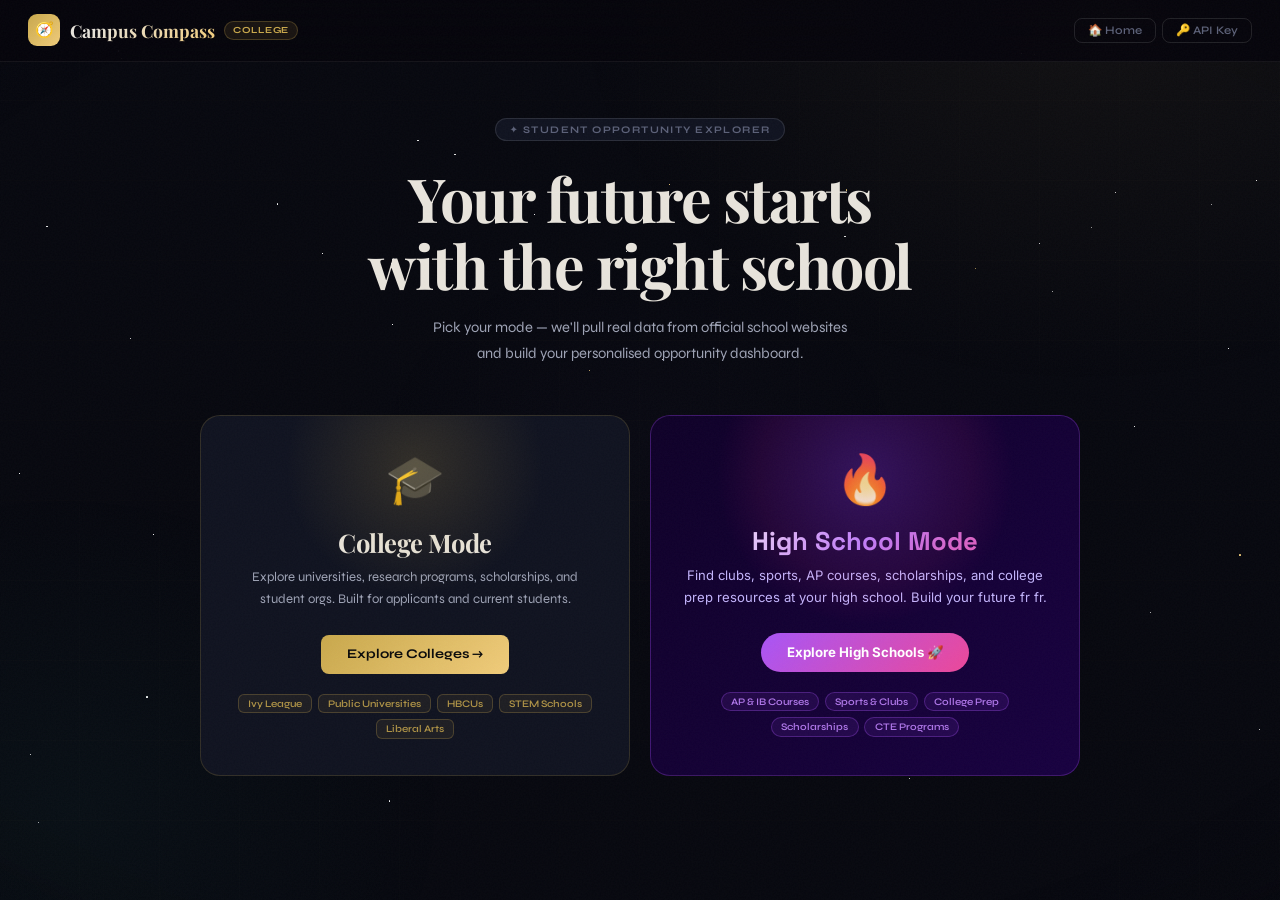
<file: campus-compass_18.html>
<!DOCTYPE html>
<html lang="en">
<head>
<meta charset="UTF-8"/>
<meta name="viewport" content="width=device-width,initial-scale=1,maximum-scale=1"/>
<title>Campus Compass</title>
<link rel="preconnect" href="https://fonts.googleapis.com"/>
<link rel="preconnect" href="https://fonts.gstatic.com" crossorigin/>
<link href="https://fonts.googleapis.com/css2?family=Playfair+Display:ital,wght@0,400;0,600;0,700;1,400&family=Space+Grotesk:wght@400;500;600;700;800&family=Syne:wght@400;600;700&family=Inter:wght@400;500;600&display=swap" rel="stylesheet"/>
<style>
/* ── RESET ── */
*,*::before,*::after{box-sizing:border-box;margin:0;padding:0}

/* ════════════════════════════════════
   COLLEGE MODE VARIABLES
════════════════════════════════════ */
[data-mode="col"]{
  --bg:#07080f;--bg2:#0d0f1c;--bg3:#131626;
  --card:#101320;--card2:#181b2e;--card3:#1f2338;
  --border:rgba(255,255,255,.06);--border2:rgba(255,255,255,.11);--border3:rgba(255,255,255,.19);
  --a1:#c9a84c;--a2:#f0cc7a;--a-dim:rgba(201,168,76,.10);--a-b:rgba(201,168,76,.26);
  --a3:#3dd6c0;--a3-dim:rgba(61,214,192,.10);--a3-b:rgba(61,214,192,.25);
  --a4:#9d7fe8;--a4-dim:rgba(157,127,232,.10);--a4-b:rgba(157,127,232,.25);
  --a5:#e0635a;--a5-dim:rgba(224,99,90,.10);--a5-b:rgba(224,99,90,.25);
  --a6:#5baee8;--a6-dim:rgba(91,174,232,.10);--a6-b:rgba(91,174,232,.25);
  --t1:#e8e4dc;--t2:#9ea3b5;--t3:#5c6178;--t4:#3a3f55;
  --r:10px;--r2:14px;--r3:20px;--rbtn:8px;
  --fh:'Playfair Display',Georgia,serif;
  --fb:'Syne',system-ui,sans-serif;
  --card-shadow:0 2px 8px rgba(0,0,0,.4);
  --hover-shadow:0 12px 40px rgba(0,0,0,.5);
  --mesh:radial-gradient(ellipse 700px 500px at 80% 5%,rgba(201,168,76,.05),transparent 70%),radial-gradient(ellipse 500px 400px at 10% 85%,rgba(61,214,192,.03),transparent 70%);
}

/* ════════════════════════════════════
   HIGH SCHOOL MODE VARIABLES
════════════════════════════════════ */
[data-mode="hs"]{
  --bg:#060010;--bg2:#0b001e;--bg3:#110028;
  --card:#0f0024;--card2:#160032;--card3:#1d0042;
  --border:rgba(168,85,247,.10);--border2:rgba(168,85,247,.20);--border3:rgba(168,85,247,.38);
  --a1:#a855f7;--a2:#c084fc;--a-dim:rgba(168,85,247,.12);--a-b:rgba(168,85,247,.32);
  --a3:#ec4899;--a3-dim:rgba(236,72,153,.12);--a3-b:rgba(236,72,153,.30);
  --a4:#06b6d4;--a4-dim:rgba(6,182,212,.12);--a4-b:rgba(6,182,212,.28);
  --a5:#34c98a;--a5-dim:rgba(52,201,138,.12);--a5-b:rgba(52,201,138,.28);
  --a6:#f59e0b;--a6-dim:rgba(245,158,11,.12);--a6-b:rgba(245,158,11,.28);
  --t1:#f0ebff;--t2:#c4b5fd;--t3:#7c6fa0;--t4:#4a3f6b;
  --r:18px;--r2:22px;--r3:28px;--rbtn:100px;
  --fh:'Space Grotesk',system-ui,sans-serif;
  --fb:'Inter',system-ui,sans-serif;
  --card-shadow:0 0 20px rgba(168,85,247,.06);
  --hover-shadow:0 8px 32px rgba(168,85,247,.22);
  --mesh:radial-gradient(ellipse 600px 500px at 20% 10%,rgba(168,85,247,.10),transparent 60%),radial-gradient(ellipse 500px 400px at 80% 80%,rgba(236,72,153,.07),transparent 60%);
}

/* ── BASE ── */
html{font-size:16px;scroll-behavior:smooth}
body{
  background:var(--bg);color:var(--t1);
  font-family:var(--fb);min-height:100vh;
  overflow-x:hidden;transition:background .5s,color .5s;
}
/* ── COLLEGE BACKGROUND: Dark Academic grain + subtle gold geometry ── */
[data-mode="col"] body,body[data-mode="col"]{background:#07080f}

/* Grain overlay — college only */
[data-mode="col"]::after,body[data-mode="col"]::after{
  content:'';position:fixed;inset:0;
  background-image:url("data:image/svg+xml,%3Csvg xmlns='http://www.w3.org/2000/svg' width='300' height='300'%3E%3Cfilter id='n'%3E%3CfeTurbulence type='fractalNoise' baseFrequency='.62' numOctaves='4' stitchTiles='stitch'/%3E%3C/filter%3E%3Crect width='300' height='300' filter='url(%23n)' opacity='.035'/%3E%3C/svg%3E");
  pointer-events:none;z-index:9998;opacity:.7;
}

/* HS background: deep purple, no grain */
[data-mode="hs"]::after,body[data-mode="hs"]::after{content:none}

/* Shared star canvas */
.stars{position:fixed;inset:0;pointer-events:none;z-index:0;overflow:hidden}

/* College stars: small, white, very dim & slow */
.star{
  position:absolute;border-radius:50%;
  animation:twinkle var(--d,4s) ease-in-out infinite var(--dl,0s);
}
[data-mode="col"] .star{background:#fff}
/* HS stars: tinted purple/pink/cyan, brighter, faster */
[data-mode="hs"] .star{background:var(--sc,#fff)}

@keyframes twinkle{0%,100%{opacity:var(--op,.15)}50%{opacity:var(--op2,.7)}}

/* College mesh: two faint gold/teal radial glows */
.mesh{position:fixed;inset:0;z-index:0;pointer-events:none;transition:background .7s}
[data-mode="col"] .mesh{
  background:
    radial-gradient(ellipse 800px 600px at 85% 0%,  rgba(201,168,76,.06), transparent 65%),
    radial-gradient(ellipse 600px 500px at 5%  90%, rgba(61,214,192,.04), transparent 65%),
    radial-gradient(ellipse 400px 300px at 50% 50%, rgba(157,127,232,.02),transparent 70%);
}

/* College: subtle diagonal rule lines like aged paper */
.col-grid{
  position:fixed;inset:0;z-index:0;pointer-events:none;
  background-image:
    repeating-linear-gradient(0deg, transparent, transparent 79px, rgba(201,168,76,.025) 80px),
    repeating-linear-gradient(90deg,transparent, transparent 79px, rgba(201,168,76,.015) 80px);
}
[data-mode="hs"] .col-grid{display:none}

/* HS mesh: large animated gradient blobs */
[data-mode="hs"] .mesh{
  background:
    radial-gradient(ellipse 700px 600px at 15% 5%,  rgba(168,85,247,.14), transparent 60%),
    radial-gradient(ellipse 500px 500px at 85% 80%, rgba(236,72,153,.10), transparent 55%),
    radial-gradient(ellipse 400px 350px at 50% 45%, rgba(6,182,212,.05),  transparent 60%);
  animation:blobDrift 12s ease-in-out infinite alternate;
}
@keyframes blobDrift{
  0%  {background:
    radial-gradient(ellipse 700px 600px at 15% 5%,  rgba(168,85,247,.14), transparent 60%),
    radial-gradient(ellipse 500px 500px at 85% 80%, rgba(236,72,153,.10), transparent 55%),
    radial-gradient(ellipse 400px 350px at 50% 45%, rgba(6,182,212,.05),  transparent 60%)}
  50% {background:
    radial-gradient(ellipse 750px 550px at 25% 15%, rgba(168,85,247,.18), transparent 58%),
    radial-gradient(ellipse 550px 480px at 75% 70%, rgba(236,72,153,.13), transparent 52%),
    radial-gradient(ellipse 450px 380px at 60% 35%, rgba(6,182,212,.07),  transparent 58%)}
  100%{background:
    radial-gradient(ellipse 680px 620px at 10% 20%, rgba(168,85,247,.12), transparent 62%),
    radial-gradient(ellipse 520px 520px at 90% 75%, rgba(236,72,153,.09), transparent 58%),
    radial-gradient(ellipse 420px 360px at 40% 55%, rgba(6,182,212,.06),  transparent 62%)}
}

/* HS: dot grid overlay */
.hs-dots{
  position:fixed;inset:0;z-index:0;pointer-events:none;
  background-image:radial-gradient(circle, rgba(168,85,247,.18) 1px, transparent 1px);
  background-size:36px 36px;
  mask-image:radial-gradient(ellipse 100% 100% at 50% 50%, black 30%, transparent 100%);
  -webkit-mask-image:radial-gradient(ellipse 100% 100% at 50% 50%, black 30%, transparent 100%);
}
[data-mode="col"] .hs-dots{display:none}

/* HS: aurora strip at top */
.hs-aurora{
  position:fixed;top:0;left:0;right:0;height:260px;z-index:0;pointer-events:none;
  background:linear-gradient(180deg,
    rgba(168,85,247,.18) 0%,
    rgba(236,72,153,.08) 45%,
    transparent 100%);
  filter:blur(40px);
  animation:auroraPulse 6s ease-in-out infinite alternate;
}
@keyframes auroraPulse{
  0%  {opacity:.7;transform:scaleX(1)}
  50% {opacity:1; transform:scaleX(1.04)}
  100%{opacity:.6;transform:scaleX(.97)}
}
[data-mode="col"] .hs-aurora{display:none}

/* College: corner vignette for drama */
.col-vignette{
  position:fixed;inset:0;z-index:0;pointer-events:none;
  background:radial-gradient(ellipse 120% 100% at 50% 50%, transparent 55%, rgba(4,5,10,.7) 100%);
}
[data-mode="hs"] .col-vignette{display:none}
.app{position:relative;z-index:1;min-height:100vh;display:flex;flex-direction:column}

/* ═══════════════════
   HEADER
═══════════════════ */
.hdr{
  display:flex;align-items:center;justify-content:space-between;
  padding:.9rem 1.75rem;border-bottom:1px solid var(--border);
  background:rgba(6,5,12,.88);backdrop-filter:blur(20px);
  position:sticky;top:0;z-index:200;gap:1rem;flex-wrap:wrap;
  transition:border-color .5s,background .5s;
}
[data-mode="hs"] .hdr{background:rgba(5,0,14,.88)}
.logo{display:flex;align-items:center;gap:.6rem;cursor:pointer;user-select:none}
.logo-icon{
  width:32px;height:32px;border-radius:9px;display:flex;align-items:center;
  justify-content:center;font-size:.95rem;font-weight:700;flex-shrink:0;
  background:linear-gradient(135deg,var(--a1),var(--a2));color:#080808;
  transition:all .3s;
}
[data-mode="hs"] .logo-icon{box-shadow:0 0 16px rgba(168,85,247,.4)}
.logo-text{
  font-family:var(--fh);font-size:1.1rem;font-weight:700;
  background:linear-gradient(135deg,var(--t1) 20%,var(--a2));
  -webkit-background-clip:text;-webkit-text-fill-color:transparent;background-clip:text;
  transition:all .4s;
}
[data-mode="hs"] .logo-text{background:linear-gradient(135deg,#fff,var(--a1) 50%,var(--a3));-webkit-background-clip:text;background-clip:text}
.logo-badge{
  font-size:.58rem;font-weight:700;letter-spacing:.08em;text-transform:uppercase;
  color:var(--a1);background:var(--a-dim);border:1px solid var(--a-b);
  padding:.14rem .48rem;border-radius:100px;transition:all .4s;
}
.hdr-nav{display:flex;align-items:center;gap:.4rem;flex-wrap:wrap}
.hdr-btn{
  font-family:var(--fb);font-size:.72rem;font-weight:600;color:var(--t3);
  background:none;border:1px solid var(--border2);border-radius:var(--rbtn);
  padding:.28rem .8rem;cursor:pointer;transition:all .18s;white-space:nowrap;
}
.hdr-btn:hover{color:var(--t1);border-color:var(--border3);background:var(--card)}
.hdr-btn.on{color:var(--a1);border-color:var(--a-b);background:var(--a-dim)}

/* ═══════════════════
   PAGES
═══════════════════ */
.page{display:none;animation:rise .4s cubic-bezier(.25,.46,.45,.94) both}
.page.active{display:block}
@keyframes rise{from{opacity:0;transform:translateY(18px)}to{opacity:1;transform:none}}

/* ═══════════════════
   HOME — MODE SELECTOR
═══════════════════ */
.home-wrap{max-width:1080px;margin:0 auto;padding:3.5rem 1.5rem 4rem}
.home-top{text-align:center;margin-bottom:3rem}
.home-kicker{
  display:inline-flex;align-items:center;gap:.45rem;
  font-size:.63rem;font-weight:700;letter-spacing:.14em;text-transform:uppercase;
  color:var(--t3);background:var(--card);border:1px solid var(--border2);
  padding:.28rem .85rem;border-radius:100px;margin-bottom:1.5rem;
}
.home-h1{
  font-family:'Playfair Display',Georgia,serif;
  font-size:clamp(2.2rem,5vw,3.8rem);font-weight:700;line-height:1.1;
  letter-spacing:-.025em;color:var(--t1);margin-bottom:1rem;
}
.home-sub{font-size:.92rem;color:var(--t2);max-width:440px;margin:0 auto;line-height:1.75}

.mode-cards{display:grid;grid-template-columns:1fr 1fr;gap:1.25rem;max-width:880px;margin:0 auto}

/* College card */
.mc-col{
  background:var(--card);border:1px solid rgba(201,168,76,.18);
  border-radius:20px;padding:2.25rem 2rem;cursor:pointer;
  position:relative;overflow:hidden;text-align:center;
  transition:all .25s cubic-bezier(.25,.46,.45,.94);
}
.mc-col:hover{transform:translateY(-5px);border-color:rgba(201,168,76,.4);box-shadow:0 20px 60px rgba(201,168,76,.12)}
.mc-col-glow{
  position:absolute;width:260px;height:260px;border-radius:50%;
  top:-80px;left:50%;transform:translateX(-50%);pointer-events:none;
  background:radial-gradient(circle,rgba(201,168,76,.18),transparent 70%);
}
.mc-col-icon{font-size:3rem;margin-bottom:1rem;display:block}
.mc-col-title{
  font-family:'Playfair Display',serif;font-size:1.6rem;font-weight:700;
  color:#e8e4dc;margin-bottom:.55rem;letter-spacing:-.02em;
}
.mc-col-desc{font-family:'Syne',sans-serif;font-size:.82rem;color:#9ea3b5;line-height:1.65;margin-bottom:1.5rem}
.mc-col-btn{
  display:inline-flex;align-items:center;gap:.5rem;font-family:'Syne',sans-serif;
  font-size:.83rem;font-weight:700;padding:.72rem 1.6rem;border-radius:8px;
  border:none;cursor:pointer;transition:all .2s;
  background:linear-gradient(135deg,#c9a84c,#f0cc7a);color:#0b0b0b;
}
.mc-col-btn:hover{box-shadow:0 8px 24px rgba(201,168,76,.45);transform:translateY(-1px)}
.mc-col-tags{display:flex;gap:.35rem;justify-content:center;flex-wrap:wrap;margin-top:1.25rem}
.mc-col-tag{
  font-size:.63rem;font-weight:600;padding:.18rem .58rem;
  border-radius:6px;border:1px solid rgba(201,168,76,.25);
  color:rgba(201,168,76,.85);background:rgba(201,168,76,.08);
}

/* High School card */
.mc-hs{
  background:linear-gradient(135deg,#0f0028,#180040);
  border:1px solid rgba(168,85,247,.28);
  border-radius:20px;padding:2.25rem 2rem;cursor:pointer;
  position:relative;overflow:hidden;text-align:center;
  transition:all .25s cubic-bezier(.25,.46,.45,.94);
}
.mc-hs:hover{transform:translateY(-5px);border-color:rgba(168,85,247,.55);box-shadow:0 20px 60px rgba(168,85,247,.22)}
.mc-hs-glow{
  position:absolute;width:300px;height:300px;border-radius:50%;
  top:-90px;left:50%;transform:translateX(-50%);pointer-events:none;
  background:radial-gradient(circle,rgba(168,85,247,.22),rgba(236,72,153,.08) 50%,transparent 70%);
}
.mc-hs-icon{font-size:3rem;margin-bottom:1rem;display:block}
.mc-hs-title{
  font-family:'Space Grotesk',sans-serif;font-size:1.6rem;font-weight:700;
  background:linear-gradient(135deg,#fff,#c084fc 50%,#ec4899);
  -webkit-background-clip:text;-webkit-text-fill-color:transparent;background-clip:text;
  margin-bottom:.55rem;
}
.mc-hs-desc{font-family:'Inter',sans-serif;font-size:.82rem;color:#c4b5fd;line-height:1.65;margin-bottom:1.5rem}
.mc-hs-btn{
  display:inline-flex;align-items:center;gap:.5rem;font-family:'Inter',sans-serif;
  font-size:.83rem;font-weight:700;padding:.72rem 1.6rem;border-radius:100px;
  border:none;cursor:pointer;transition:all .2s;
  background:linear-gradient(135deg,#a855f7,#ec4899);color:#fff;
}
.mc-hs-btn:hover{box-shadow:0 8px 28px rgba(168,85,247,.5);transform:translateY(-1px)}
.mc-hs-tags{display:flex;gap:.35rem;justify-content:center;flex-wrap:wrap;margin-top:1.25rem}
.mc-hs-tag{
  font-size:.63rem;font-weight:600;padding:.18rem .58rem;
  border-radius:100px;border:1px solid rgba(168,85,247,.3);
  color:rgba(192,132,252,.9);background:rgba(168,85,247,.10);
}

/* ═══════════════════
   DIRECTORY
═══════════════════ */
.dir-wrap{max-width:1200px;margin:0 auto;padding:1.75rem 1.5rem 4rem}
.dir-head{margin-bottom:1.75rem}
.pg-title{font-family:var(--fh);font-size:1.85rem;font-weight:700;letter-spacing:-.02em;color:var(--t1);margin-bottom:.3rem}
[data-mode="hs"] .pg-title{
  background:linear-gradient(135deg,#fff,var(--a2) 60%,var(--a3));
  -webkit-background-clip:text;-webkit-text-fill-color:transparent;background-clip:text;
}
.pg-sub{font-size:.8rem;color:var(--t3);margin-bottom:1.2rem}
.dir-controls{display:flex;align-items:center;gap:.6rem;flex-wrap:wrap}
.dir-search{
  flex:1;min-width:185px;max-width:350px;font-family:var(--fb);font-size:.84rem;
  color:var(--t1);background:var(--card);border:1.5px solid var(--border2);
  border-radius:var(--r);padding:.65rem 1rem;outline:none;
  transition:border-color .2s,box-shadow .2s;
}
.dir-search::placeholder{color:var(--t3)}
.dir-search:focus{border-color:var(--a1);box-shadow:0 0 0 3px var(--a-dim)}
.filter-row{display:flex;gap:.32rem;flex-wrap:wrap}
.fpill{
  font-size:.68rem;font-weight:600;color:var(--t3);background:var(--card2);
  border:1px solid var(--border2);padding:.24rem .72rem;border-radius:100px;cursor:pointer;transition:all .15s;
}
.fpill:hover{color:var(--t2)}
.fpill.on{color:var(--a1);background:var(--a-dim);border-color:var(--a-b)}
.cat-section{margin-bottom:2.2rem}
.cat-label{
  font-size:.6rem;font-weight:700;letter-spacing:.13em;text-transform:uppercase;
  color:var(--t3);margin-bottom:.8rem;display:flex;align-items:center;gap:.6rem;
}
.cat-label::after{content:'';flex:1;height:1px;background:var(--border)}
.school-grid{display:grid;grid-template-columns:repeat(auto-fill,minmax(200px,1fr));gap:.6rem}
.stile{
  background:var(--card);border:1px solid var(--border);
  border-radius:var(--r2);padding:.95rem 1rem;
  cursor:pointer;position:relative;overflow:hidden;
  transition:all .2s cubic-bezier(.25,.46,.45,.94);
  box-shadow:var(--card-shadow);
}
.stile:hover{transform:translateY(-3px);border-color:var(--border2);box-shadow:var(--hover-shadow)}
[data-mode="col"] .stile:hover{border-color:rgba(201,168,76,.3);background:rgba(201,168,76,.03)}
[data-mode="hs"] .stile:hover{border-color:var(--a-b);background:rgba(168,85,247,.05)}
.stile-em{font-size:1.25rem;margin-bottom:.45rem;display:block}
.stile-name{font-family:var(--fh);font-size:.88rem;font-weight:600;color:var(--t1);margin-bottom:.22rem;line-height:1.3}
.stile-meta{font-size:.67rem;color:var(--t3);margin-bottom:.5rem}
.stile-tags{display:flex;gap:.25rem;flex-wrap:wrap}
.stile-tag{font-size:.58rem;font-weight:600;padding:.15rem .48rem;border-radius:100px;border:1px solid var(--a-b);color:var(--a1);background:var(--a-dim)}
.stile-vibe{font-size:.58rem;font-weight:600;padding:.15rem .48rem;border-radius:100px;border:1px solid var(--border2);color:var(--t3);background:var(--card2)}
.stile-arrow{position:absolute;bottom:.75rem;right:.8rem;font-size:.7rem;color:var(--t4);transition:all .2s}
.stile:hover .stile-arrow{color:var(--t2);transform:translateX(3px)}
.no-results{text-align:center;padding:3rem 1rem;color:var(--t3);font-size:.84rem}

/* ═══════════════════
   QUIZ
═══════════════════ */
.quiz-wrap{max-width:560px;margin:0 auto;padding:2rem 1.5rem 3.5rem}
.qbanner{
  display:flex;align-items:center;gap:.8rem;background:var(--card);
  border:1px solid var(--border2);border-radius:var(--r2);padding:.85rem 1.1rem;margin-bottom:1.75rem;
}
.qb-icon{font-size:1.3rem;flex-shrink:0}
.qb-name{font-family:var(--fh);font-size:.92rem;font-weight:600;color:var(--t1)}
.qb-meta{font-size:.68rem;color:var(--t3);margin-top:.07rem}
.prog-bar{display:flex;gap:.38rem;margin-bottom:.45rem}
.prog-seg{flex:1;height:3px;border-radius:100px;background:var(--border2);transition:background .4s}
.prog-seg.done,.prog-seg.on{background:var(--a1)}
.prog-meta{display:flex;justify-content:space-between;font-size:.67rem;color:var(--t3);font-weight:600;margin-bottom:2rem}
.prog-meta .cur{color:var(--a1)}
.q-block{display:none;animation:rise .35s ease both}
.q-block.active{display:block}
.q-badge{
  display:inline-block;font-size:.6rem;font-weight:700;letter-spacing:.1em;text-transform:uppercase;
  padding:.2rem .68rem;border-radius:100px;margin-bottom:.8rem;
  color:var(--a1);background:var(--a-dim);border:1px solid var(--a-b);
}
.q-h{font-family:var(--fh);font-size:1.8rem;font-weight:700;line-height:1.15;letter-spacing:-.02em;color:var(--t1);margin-bottom:.38rem}
[data-mode="hs"] .q-h{font-size:1.7rem}
.q-sub{font-size:.79rem;color:var(--t3);margin-bottom:1.5rem;line-height:1.6}
.q-field{
  width:100%;font-family:var(--fb);font-size:.9rem;color:var(--t1);
  background:var(--card);border:1.5px solid var(--border2);
  border-radius:var(--r);padding:.82rem 1.05rem;outline:none;
  transition:border-color .2s,box-shadow .2s;-webkit-appearance:none;
}
.q-field:focus{border-color:var(--a1);box-shadow:0 0 0 4px var(--a-dim)}
.q-field::placeholder{color:var(--t3)}
input[type=date]::-webkit-calendar-picker-indicator{filter:invert(.4);cursor:pointer}
.maj-grid{display:grid;grid-template-columns:repeat(2,1fr);gap:.42rem;margin-bottom:.6rem}
.maj-tile{
  display:flex;align-items:center;gap:.52rem;padding:.68rem .82rem;
  border-radius:var(--r);border:1.5px solid var(--border2);background:var(--card);
  cursor:pointer;transition:all .15s;
}
.maj-tile:hover,.maj-tile.pk{border-color:var(--a1);background:var(--a-dim)}
.maj-tile.pk .mtl{color:var(--a1)}
.mti{font-size:.98rem;flex-shrink:0}
.mtl{font-size:.74rem;font-weight:500;color:var(--t2)}
.grade-grid{display:grid;grid-template-columns:repeat(4,1fr);gap:.42rem;margin-bottom:.6rem}
.grade-tile{
  display:flex;flex-direction:column;align-items:center;padding:.82rem .4rem;
  border-radius:var(--r);border:1.5px solid var(--border2);background:var(--card);
  cursor:pointer;transition:all .15s;text-align:center;
}
.grade-tile:hover,.grade-tile.pk{border-color:var(--a1);background:var(--a-dim)}
.grade-tile.pk .gtn,.grade-tile.pk .gtl{color:var(--a1)}
.gtn{font-family:var(--fh);font-size:1.4rem;font-weight:700;color:var(--t2)}
.gtl{font-size:.62rem;color:var(--t3);font-weight:500}
.int-grid{display:grid;grid-template-columns:repeat(3,1fr);gap:.38rem;margin-bottom:.6rem}
.int-tile{
  display:flex;align-items:center;gap:.42rem;padding:.6rem .72rem;
  border-radius:var(--r);border:1.5px solid var(--border2);background:var(--card);
  cursor:pointer;transition:all .15s;font-size:.72rem;font-weight:500;color:var(--t2);
}
.int-tile:hover,.int-tile.pk{border-color:var(--a1);background:var(--a-dim);color:var(--a1)}
.int-icon{font-size:.88rem;flex-shrink:0}
.q-nav{display:flex;align-items:center;justify-content:space-between;margin-top:1.6rem;gap:1rem}
.q-back{font-family:var(--fb);font-size:.76rem;color:var(--t3);background:none;border:none;cursor:pointer;padding:.42rem;transition:color .15s}
.q-back:hover{color:var(--t1)}
.btn{
  display:inline-flex;align-items:center;gap:.5rem;font-family:var(--fb);
  font-size:.84rem;font-weight:700;padding:.76rem 1.7rem;
  border-radius:var(--rbtn);border:none;cursor:pointer;
  transition:all .2s cubic-bezier(.25,.46,.45,.94);
  background:linear-gradient(135deg,var(--a1),var(--a2));color:#0a0a0a;
}
.btn:hover{transform:translateY(-2px);box-shadow:0 8px 28px var(--a-dim)}
[data-mode="hs"] .btn{color:#fff;box-shadow:0 4px 20px rgba(168,85,247,.3)}
.btn:disabled{opacity:.4;cursor:not-allowed;transform:none;box-shadow:none}

/* ═══════════════════
   LOADING
═══════════════════ */
.load-wrap{max-width:440px;margin:0 auto;padding:5rem 1.5rem;text-align:center}
.loader-orb{position:relative;width:62px;height:62px;margin:0 auto 1.65rem}
.lo-core{
  position:absolute;inset:16px;border-radius:50%;
  background:linear-gradient(135deg,var(--a1),var(--a2));
  animation:pulse 1.5s ease infinite;
}
@keyframes pulse{0%,100%{box-shadow:0 0 0 0 var(--a-b)}50%{box-shadow:0 0 0 12px transparent}}
.lo-ring{position:absolute;inset:0;border-radius:50%;border:2px solid var(--border2);border-top-color:var(--a1);animation:spin 1s linear infinite}
@keyframes spin{to{transform:rotate(360deg)}}
.load-title{font-family:var(--fh);font-size:1.6rem;font-weight:700;margin-bottom:.42rem}
.load-sub{font-size:.79rem;color:var(--t3);margin-bottom:1.65rem;line-height:1.65}
.load-url{font-size:.68rem;color:var(--t3);background:var(--card);padding:.42rem .88rem;border-radius:var(--r);border:1px solid var(--border2);margin-bottom:1.65rem;word-break:break-all}
.load-steps{display:flex;flex-direction:column;gap:.42rem}
.ls{display:flex;align-items:center;gap:.72rem;padding:.62rem .92rem;border-radius:var(--r);border:1px solid var(--border2);background:var(--card);font-size:.77rem;color:var(--t3);text-align:left;transition:all .3s}
.ls.act{border-color:var(--a-b);background:var(--a-dim);color:var(--t1);font-weight:500}
.ls.done{border-color:rgba(52,201,138,.25);background:rgba(52,201,138,.08);color:#34c98a}
.ls-dot{width:7px;height:7px;border-radius:50%;background:var(--border2);flex-shrink:0;transition:background .3s}
.ls.act .ls-dot{background:var(--a1);animation:blink 1s ease infinite}
.ls.done .ls-dot{background:#34c98a}
@keyframes blink{0%,100%{transform:scale(1)}50%{transform:scale(1.5)}}

/* ═══════════════════
   DASHBOARD
═══════════════════ */
.dash-wrap{max-width:1150px;margin:0 auto;padding:1.75rem 1.5rem 4rem}
.compare-strip{
  background:var(--card);border:1px solid var(--border2);border-radius:var(--r2);
  padding:.72rem .95rem;margin-bottom:1.65rem;display:flex;align-items:center;gap:.6rem;flex-wrap:wrap;
}
.cs-lbl{font-size:.67rem;font-weight:600;color:var(--t3);white-space:nowrap}
.cs-sch{
  display:flex;align-items:center;background:var(--card2);border:1px solid var(--border2);
  border-radius:100px;padding:.22rem .68rem;cursor:pointer;transition:all .15s;
}
.cs-sch:hover{border-color:var(--border3)}
.cs-sch.act{border-color:var(--a-b);background:var(--a-dim)}
.cs-sname{font-size:.67rem;font-weight:600;color:var(--t2)}
.cs-sch.act .cs-sname{color:var(--a1)}
.cs-add{
  font-family:var(--fb);font-size:.67rem;font-weight:600;color:var(--t3);
  background:none;border:1px dashed var(--border2);border-radius:100px;
  padding:.22rem .68rem;cursor:pointer;transition:all .15s;
}
.cs-add:hover{color:var(--t2);border-color:var(--border3)}
.dash-top{display:flex;align-items:flex-start;justify-content:space-between;flex-wrap:wrap;gap:1rem;margin-bottom:1.4rem}
.dash-sch-card{
  background:var(--card);border:1px solid var(--border2);border-radius:var(--r2);
  padding:1.05rem 1.3rem;display:flex;align-items:flex-start;gap:.9rem;flex:1;min-width:265px;
}
[data-mode="hs"] .dash-sch-card{box-shadow:0 0 30px rgba(168,85,247,.08)}
.dsc-icon{font-size:1.65rem;flex-shrink:0;margin-top:.1rem}
.dsc-body{flex:1}
.dsc-mode{font-size:.58rem;font-weight:700;letter-spacing:.1em;text-transform:uppercase;color:var(--a1);margin-bottom:.16rem}
.dsc-name{font-family:var(--fh);font-size:1.38rem;font-weight:700;line-height:1.15;color:var(--t1);margin-bottom:.32rem}
[data-mode="hs"] .dsc-name{font-size:1.3rem}
.dsc-pills{display:flex;flex-wrap:wrap;gap:.28rem}
.dash-actions{display:flex;flex-direction:column;align-items:flex-end;gap:.38rem}
.act-btn{
  font-family:var(--fb);font-size:.71rem;color:var(--t3);background:none;
  border:1px solid var(--border2);border-radius:var(--rbtn);
  padding:.26rem .82rem;cursor:pointer;transition:all .18s;white-space:nowrap;
}
.act-btn:hover{color:var(--t1);border-color:var(--border3);background:var(--card)}

/* Match score */
.match-wrap{margin-bottom:1.3rem}
.match-top{display:flex;justify-content:space-between;margin-bottom:.38rem}
.match-lbl{font-size:.7rem;font-weight:600;color:var(--t3)}
.match-pct{font-family:var(--fh);font-size:1.08rem;font-weight:700;color:var(--a1)}
.match-bg{height:6px;background:var(--bg3);border-radius:100px;overflow:hidden}
.match-fill{height:100%;background:linear-gradient(90deg,var(--a1),var(--a2));border-radius:100px;transition:width 1.3s cubic-bezier(.25,.46,.45,.94)}

/* Deadline alert */
.dl-alert{
  display:flex;align-items:center;gap:.7rem;
  background:rgba(224,99,90,.08);border:1px solid rgba(224,99,90,.25);
  border-radius:var(--r);padding:.65rem .95rem;margin-bottom:1.2rem;
  font-size:.77rem;color:#e0635a;font-weight:500;
}
.dl-icon{font-size:.95rem;flex-shrink:0}

/* Pills */
.pill{font-size:.64rem;font-weight:600;padding:.2rem .66rem;border-radius:100px;border:1px solid;display:inline-block}
.pill-a{color:var(--a1);background:var(--a-dim);border-color:var(--a-b)}
.pill-b{color:var(--a3);background:var(--a3-dim);border-color:var(--a3-b)}
.pill-c{color:var(--a4);background:var(--a4-dim);border-color:var(--a4-b)}
.pill-d{color:var(--a5);background:var(--a5-dim);border-color:var(--a5-b)}
.pill-e{color:var(--a6);background:var(--a6-dim);border-color:var(--a6-b)}

/* Source badge */
.src-badge{
  font-size:.62rem;color:var(--t3);background:var(--card2);border:1px solid var(--border);
  border-radius:var(--r);padding:.3rem .78rem;display:flex;align-items:center;gap:.36rem;
  margin-bottom:1.35rem;flex-wrap:wrap;
}
.src-dot{width:5px;height:5px;border-radius:50%;background:var(--a1);animation:blink 2s ease infinite;flex-shrink:0}
.src-link{
  display:inline-flex;align-items:center;margin-left:auto;font-size:.64rem;font-weight:600;
  color:var(--a1);text-decoration:none;padding:.16rem .6rem;border-radius:100px;
  border:1px solid var(--a-b);background:var(--a-dim);transition:all .15s;white-space:nowrap;
}
.src-link:hover{background:var(--a1);color:#0a0a0a}
[data-mode="hs"] .src-link:hover{color:#fff}

/* Stats */
.stat-row{display:grid;grid-template-columns:repeat(auto-fit,minmax(135px,1fr));gap:.72rem;margin-bottom:1.5rem}
.stat-card{background:var(--card);border:1px solid var(--border);border-radius:var(--r2);padding:.95rem 1.15rem;position:relative;overflow:hidden;box-shadow:var(--card-shadow)}
.stat-card::before{content:'';position:absolute;top:0;left:0;right:0;height:2.5px}
.sc-a::before{background:linear-gradient(90deg,var(--a1),var(--a2))}
.sc-b::before{background:linear-gradient(90deg,var(--a3),var(--a2))}
.sc-c::before{background:linear-gradient(90deg,var(--a4),var(--a3))}
.sc-d::before{background:linear-gradient(90deg,var(--a5),var(--a6))}
.stat-val{font-family:var(--fh);font-size:1.65rem;font-weight:700;line-height:1;margin-bottom:.2rem}
.sc-a .stat-val{color:var(--a2)}.sc-b .stat-val{color:var(--a3)}.sc-c .stat-val{color:var(--a4)}.sc-d .stat-val{color:var(--a5)}
.stat-lbl{font-size:.65rem;color:var(--t3);font-weight:500}

/* Tabs */
.tab-bar{display:flex;gap:0;border-bottom:1px solid var(--border);margin-bottom:1.5rem;overflow-x:auto;scrollbar-width:none}
.tab-bar::-webkit-scrollbar{display:none}
.tab-btn{
  font-family:var(--fb);font-size:.74rem;font-weight:600;color:var(--t3);
  background:transparent;border:none;cursor:pointer;padding:.68rem 1.1rem;
  border-bottom:2px solid transparent;margin-bottom:-1px;white-space:nowrap;transition:all .18s;
}
.tab-btn:hover{color:var(--t2)}
.tab-btn.on{color:var(--a1);border-bottom-color:var(--a1)}
.tab-pane{display:none;animation:rise .3s ease}
.tab-pane.on{display:block}

/* Section label */
.sec-lbl{font-size:.6rem;font-weight:700;letter-spacing:.12em;text-transform:uppercase;color:var(--t3);margin-bottom:.85rem;display:flex;align-items:center;gap:.58rem}
.sec-lbl::after{content:'';flex:1;height:1px;background:var(--border)}

/* Section link bar */
.sec-link-bar{margin-bottom:.65rem}
.sec-link{
  display:inline-flex;align-items:center;gap:.3rem;font-size:.7rem;font-weight:600;
  color:var(--t3);text-decoration:none;padding:.26rem .82rem;border-radius:100px;
  border:1px solid var(--border2);background:var(--card);transition:all .18s;
}
.sec-link:hover{color:var(--t1);border-color:var(--border3);background:var(--card2);transform:translateY(-1px)}

/* Opportunity cards */
.opp-grid{display:grid;grid-template-columns:repeat(auto-fill,minmax(265px,1fr));gap:.82rem;margin-bottom:1.9rem}
.oc{
  background:var(--card);border:1px solid var(--border);border-radius:var(--r2);
  padding:1.15rem;position:relative;overflow:hidden;
  transition:all .2s cubic-bezier(.25,.46,.45,.94);box-shadow:var(--card-shadow);
}
[data-mode="hs"] .oc{
  background:linear-gradient(var(--card),var(--card)) padding-box,
             linear-gradient(135deg,rgba(168,85,247,.2),rgba(236,72,153,.1)) border-box;
  border:1px solid transparent;
}
.oc:hover{transform:translateY(-3px);box-shadow:var(--hover-shadow)}
[data-mode="col"] .oc:hover{border-color:var(--border2)}
.oc-bar{position:absolute;top:0;left:0;right:0;height:3px}
.ca .oc-bar{background:linear-gradient(90deg,var(--a1),var(--a2))}
.cb .oc-bar{background:linear-gradient(90deg,var(--a3),var(--a2))}
.cc .oc-bar{background:linear-gradient(90deg,var(--a4),var(--a3))}
.cd .oc-bar{background:linear-gradient(90deg,var(--a5),var(--a6))}
.ce .oc-bar{background:linear-gradient(90deg,var(--a6),var(--a4))}
.oc-type{font-size:.58rem;font-weight:700;letter-spacing:.09em;text-transform:uppercase;margin-bottom:.32rem}
.ca .oc-type{color:var(--a1)}.cb .oc-type{color:var(--a3)}.cc .oc-type{color:var(--a4)}.cd .oc-type{color:var(--a5)}.ce .oc-type{color:var(--a6)}
.oc-title{font-family:var(--fh);font-size:.96rem;font-weight:600;line-height:1.3;color:var(--t1);margin-bottom:.32rem}
.oc-desc{font-size:.74rem;color:var(--t2);line-height:1.6;margin-bottom:.75rem}
.oc-foot{display:flex;align-items:center;justify-content:space-between;padding-top:.58rem;border-top:1px solid var(--border);gap:.38rem;flex-wrap:wrap}
.oc-src{font-size:.6rem;color:var(--t3);display:flex;align-items:center;gap:.26rem}
.oc-src-dot{width:4px;height:4px;border-radius:50%;background:var(--a1);flex-shrink:0}
.oc-dl{font-size:.64rem;font-weight:600;color:#e0635a}
.oc-link{
  display:inline-flex;align-items:center;font-size:.64rem;font-weight:600;
  text-decoration:none;padding:.18rem .58rem;border-radius:100px;border:1px solid;
  transition:all .15s;white-space:nowrap;
}
.ca .oc-link{color:var(--a1);border-color:var(--a-b);background:var(--a-dim)}
.ca .oc-link:hover{background:var(--a1);color:#0a0a0a}
.cb .oc-link{color:var(--a3);border-color:var(--a3-b);background:var(--a3-dim)}
.cb .oc-link:hover{background:var(--a3);color:#0a0a0a}
[data-mode="hs"] .cb .oc-link:hover{color:#fff}
.cc .oc-link{color:var(--a4);border-color:var(--a4-b);background:var(--a4-dim)}
.cc .oc-link:hover{background:var(--a4);color:#0a0a0a}
[data-mode="hs"] .cc .oc-link:hover{color:#fff}
.cd .oc-link{color:var(--a5);border-color:var(--a5-b);background:var(--a5-dim)}
.cd .oc-link:hover{background:var(--a5);color:#fff}
[data-mode="col"] .cd .oc-link:hover{color:#0a0a0a}
.ce .oc-link{color:var(--a6);border-color:var(--a6-b);background:var(--a6-dim)}
.ce .oc-link:hover{background:var(--a6);color:#0a0a0a}

/* Schedule */
.week-grid{display:grid;grid-template-columns:repeat(auto-fill,minmax(190px,1fr));gap:.72rem;margin-bottom:1.5rem}
.day-card{background:var(--card);border:1px solid var(--border);border-radius:var(--r2);overflow:hidden;box-shadow:var(--card-shadow)}
.day-hd{padding:.62rem .95rem;background:var(--card2);display:flex;align-items:center;justify-content:space-between;border-bottom:1px solid var(--border)}
.day-nm{font-size:.67rem;font-weight:700;letter-spacing:.07em;text-transform:uppercase;color:var(--t1)}
.day-tp{font-size:.59rem;color:var(--t3)}
.tb{display:flex;align-items:flex-start;gap:.52rem;padding:.48rem .95rem;border-bottom:1px solid var(--border);transition:background .15s}
.tb:last-child{border-bottom:none}.tb:hover{background:var(--bg3)}
.tb-t{font-size:.61rem;font-weight:700;color:var(--t3);min-width:44px;padding-top:.03rem}
.tb-dot{width:6px;height:6px;border-radius:50%;margin-top:.26rem;flex-shrink:0}
.tb-b{flex:1}
.tb-n{font-size:.73rem;font-weight:500;color:var(--t1);line-height:1.3}
.tb-w{font-size:.63rem;color:var(--t3);margin-top:.04rem}
.tb-link{font-size:.6rem;color:var(--t3);text-decoration:none;margin-left:.18rem;transition:color .15s}
.tb-link:hover{color:var(--a1)}

/* Workload */
.wl-row{display:grid;grid-template-columns:repeat(auto-fit,minmax(225px,1fr));gap:.75rem;margin-bottom:1.5rem}
.wl-card{background:var(--card);border:1px solid var(--border);border-radius:var(--r2);padding:1.05rem;box-shadow:var(--card-shadow)}
.wl-head{display:flex;align-items:center;justify-content:space-between;margin-bottom:.7rem}
.wl-title{font-family:var(--fh);font-size:.88rem;font-weight:600;color:var(--t1)}
.wl-score{font-size:1.12rem;font-weight:700}
.wl-bg{height:5px;background:var(--bg3);border-radius:100px;overflow:hidden;margin-bottom:.28rem}
.wl-bar{height:100%;border-radius:100px;transition:width 1.2s cubic-bezier(.25,.46,.45,.94)}
.wl-note{font-size:.65rem;color:var(--t3)}

/* Prose card */
.prose-card{
  background:var(--card);border:1px solid var(--border);border-radius:var(--r2);
  padding:1.45rem;line-height:1.8;color:var(--t2);font-size:.81rem;margin-bottom:1.25rem;
  box-shadow:var(--card-shadow);
}
.prose-head{display:flex;align-items:center;justify-content:space-between;gap:.9rem;margin-bottom:.45rem;margin-top:1.15rem}
.prose-head:first-child{margin-top:0}
.prose-head h3{font-family:var(--fh);font-size:1.05rem;font-weight:600;color:var(--t1);margin:0}
.prose-link{
  display:inline-flex;align-items:center;font-size:.66rem;font-weight:600;
  color:var(--a1);text-decoration:none;padding:.18rem .65rem;border-radius:100px;
  border:1px solid var(--a-b);background:var(--a-dim);transition:all .15s;white-space:nowrap;flex-shrink:0;
}
.prose-link:hover{background:var(--a1);color:#0a0a0a}
[data-mode="hs"] .prose-link:hover{color:#fff}
.prose-card p{margin-bottom:.78rem}

/* College prep tracker */
.grad-track{background:var(--card);border:1px solid var(--border);border-radius:var(--r2);padding:1.25rem;margin-bottom:1.25rem;box-shadow:var(--card-shadow)}
.gt-title{font-family:var(--fh);font-size:.95rem;font-weight:600;color:var(--t1);margin-bottom:.9rem}
.gt-item{margin-bottom:.72rem}
.gt-row{display:flex;align-items:center;justify-content:space-between;margin-bottom:.26rem}
.gt-lbl{font-size:.73rem;color:var(--t2)}
.gt-val{font-size:.74rem;font-weight:600;color:var(--a1)}
.gt-bg{height:5px;background:var(--bg3);border-radius:100px;overflow:hidden}
.gt-bar{height:100%;border-radius:100px;background:linear-gradient(90deg,var(--a1),var(--a2));transition:width 1.1s cubic-bezier(.25,.46,.45,.94)}

/* API Key overlay */
.key-overlay{
  position:fixed;inset:0;z-index:1000;
  background:rgba(4,3,10,.94);backdrop-filter:blur(18px);
  display:flex;align-items:center;justify-content:center;padding:1.5rem;
}
.key-card{
  background:#111424;border:1px solid rgba(201,168,76,.22);border-radius:20px;
  padding:2.25rem;max-width:410px;width:100%;text-align:center;
}
[data-mode="hs"] .key-card{background:#120028;border-color:rgba(168,85,247,.28)}
.key-icon{font-size:2.4rem;margin-bottom:1rem}
.key-title{font-family:var(--fh);font-size:1.45rem;font-weight:700;color:var(--t1);margin-bottom:.45rem}
.key-desc{font-size:.79rem;color:var(--t2);line-height:1.65;margin-bottom:1.45rem}
.key-field{
  width:100%;font-family:var(--fb);font-size:.84rem;color:var(--t1);
  background:var(--card2);border:1.5px solid var(--border2);
  border-radius:var(--r);padding:.78rem 1rem;outline:none;margin-bottom:1rem;
  transition:border-color .2s;
}
.key-field:focus{border-color:var(--a1)}
.key-hint{font-size:.68rem;color:var(--t3);margin-top:.55rem}
.key-hint a{color:var(--a1);text-decoration:none}

/* ═══ RESPONSIVE ═══ */
@media(max-width:700px){
  .mode-cards{grid-template-columns:1fr}
  .hdr{padding:.78rem 1rem}
  .home-wrap{padding:2.5rem 1rem 3rem}
  .dir-wrap,.quiz-wrap,.load-wrap,.dash-wrap{padding-left:1rem;padding-right:1rem}
  .maj-grid,.int-grid{grid-template-columns:repeat(2,1fr)}
  .grade-grid{grid-template-columns:repeat(4,1fr)}
  .school-grid{grid-template-columns:repeat(auto-fill,minmax(150px,1fr))}
  .dsc-name{font-size:1.15rem}
  .dash-top{flex-direction:column}
  .dash-actions{flex-direction:row;align-items:center;width:100%}
  .mc-col,.mc-hs{padding:1.75rem 1.4rem}
  .home-h1{font-size:2rem}
}

/* ── WEEK/WORKLOAD/PROSE ── */
.week-grid{display:grid;grid-template-columns:repeat(auto-fill,minmax(195px,1fr));gap:.72rem;margin-bottom:1.65rem}
.day-card{background:var(--card);border:1px solid var(--border);border-radius:var(--r2);overflow:hidden;box-shadow:var(--card-shadow)}
[data-mode="hs"] .day-card{background:linear-gradient(var(--card),var(--card2));border-color:var(--border2)}
.day-hd{padding:.62rem 1rem;background:var(--card2);display:flex;align-items:center;justify-content:space-between;border-bottom:1px solid var(--border)}
.day-nm{font-size:.68rem;font-weight:700;letter-spacing:.07em;text-transform:uppercase;color:var(--t1)}
.day-tp{font-size:.6rem;color:var(--t3)}
.tb{display:flex;align-items:flex-start;gap:.55rem;padding:.48rem 1rem;border-bottom:1px solid var(--border);transition:background .15s}
.tb:last-child{border-bottom:none}.tb:hover{background:var(--bg2)}
.tb-t{font-size:.62rem;font-weight:700;color:var(--t3);min-width:46px;padding-top:.03rem}
.tb-dot{width:6px;height:6px;border-radius:50%;margin-top:.32rem;flex-shrink:0}
.tb-b{flex:1}.tb-n{font-size:.74rem;font-weight:500;color:var(--t1);line-height:1.3}
.tb-w{font-size:.64rem;color:var(--t3);margin-top:.04rem}
.tb-link{font-size:.62rem;color:var(--t3);text-decoration:none;margin-left:.2rem;transition:color .15s}
.tb-link:hover{color:var(--a1)}

.wl-row{display:grid;grid-template-columns:repeat(auto-fit,minmax(230px,1fr));gap:.75rem;margin-bottom:1.65rem}
.wl-card{background:var(--card);border:1px solid var(--border);border-radius:var(--r2);padding:1.1rem;box-shadow:var(--card-shadow)}
.wl-head{display:flex;align-items:center;justify-content:space-between;margin-bottom:.72rem}
.wl-title{font-family:var(--fh);font-size:.88rem;font-weight:600;color:var(--t1)}
.wl-score{font-size:1.15rem;font-weight:700}
.wl-bg{height:5px;background:var(--bg3);border-radius:100px;overflow:hidden;margin-bottom:.3rem}
.wl-bar{height:100%;border-radius:100px;transition:width 1.2s cubic-bezier(.25,.46,.45,.94)}
.wl-note{font-size:.66rem;color:var(--t3)}

.prose-card{background:var(--card);border:1px solid var(--border);border-radius:var(--r2);padding:1.5rem;line-height:1.8;color:var(--t2);font-size:.82rem;margin-bottom:1.35rem;box-shadow:var(--card-shadow)}
[data-mode="hs"] .prose-card{background:linear-gradient(var(--card),var(--card2));border-color:var(--border2)}
.prose-card h3{font-family:var(--fh);font-size:1.08rem;font-weight:600;color:var(--t1);margin-bottom:.5rem}
.prose-card p{margin-bottom:.8rem}
.prose-sec-head{display:flex;align-items:center;justify-content:space-between;gap:.75rem;margin-bottom:.42rem;margin-top:1.2rem}
.prose-sec-head:first-child{margin-top:0}
.prose-sec-head h3{margin:0}
.sched-intro{margin-bottom:1.2rem}
.sched-intro h3{font-family:var(--fh);font-size:1.08rem;font-weight:600;color:var(--t1);margin-bottom:.4rem}
.sched-intro p{font-size:.82rem;color:var(--t2);line-height:1.75}

/* ── COLLEGE PREP TRACKER ── */
.prep-track{background:var(--card);border:1px solid var(--border);border-radius:var(--r2);padding:1.35rem;margin-top:1.35rem;box-shadow:var(--card-shadow)}
[data-mode="hs"] .prep-track{background:linear-gradient(var(--card),var(--card2));border-color:var(--border2)}
.pt-title{font-family:var(--fh);font-size:.95rem;font-weight:600;color:var(--t1);margin-bottom:.95rem}
.pt-item{margin-bottom:.72rem}
.pt-row{display:flex;justify-content:space-between;margin-bottom:.26rem}
.pt-lbl{font-size:.74rem;color:var(--t2)}.pt-val{font-size:.74rem;font-weight:600;color:var(--a1)}
.pt-bg{height:5px;background:var(--bg3);border-radius:100px;overflow:hidden}
.pt-bar{height:100%;border-radius:100px;background:linear-gradient(90deg,var(--a1),var(--a2));transition:width 1.1s cubic-bezier(.25,.46,.45,.94)}

/* ── API KEY OVERLAY ── */
.key-overlay{position:fixed;inset:0;background:rgba(0,0,0,.75);backdrop-filter:blur(12px);z-index:1000;display:flex;align-items:center;justify-content:center;padding:1.5rem}
.key-card{background:var(--card2);border:1px solid var(--border2);border-radius:var(--r3);padding:2rem 2rem 1.75rem;max-width:420px;width:100%;text-align:center}
.key-icon{font-size:2rem;margin-bottom:.75rem}
.key-title{font-family:var(--fh);font-size:1.35rem;font-weight:700;color:var(--t1);margin-bottom:.4rem}
.key-desc{font-size:.78rem;color:var(--t2);line-height:1.65;margin-bottom:1.25rem}
.key-field{width:100%;font-family:var(--fb);font-size:.84rem;color:var(--t1);background:var(--bg2);border:1.5px solid var(--border2);border-radius:var(--r);padding:.78rem 1rem;outline:none;margin-bottom:1rem;transition:border-color .2s}
.key-field:focus{border-color:var(--a1)}
.key-hint{font-size:.72rem;color:var(--t3);margin-top:.85rem}
.key-hint a{color:var(--a1);text-decoration:none}

/* ── DEADLINE CHIPS ── */
.chip{font-size:.7rem;font-weight:500;color:var(--t2);background:var(--card2);border:1px solid var(--border2);padding:.24rem .72rem;border-radius:100px;cursor:pointer;transition:all .15s;display:inline-block;margin:.2rem .1rem}
.chip:hover{color:var(--a1);border-color:var(--a-b);background:var(--a-dim)}

/* ── RESPONSIVE ── */
@media(max-width:720px){
  .hdr{padding:.75rem 1rem}
  .home-wrap{padding:2.5rem 1rem 3rem}
  .home-h1{font-size:1.9rem}
  .mode-cards{grid-template-columns:1fr;gap:1rem}
  .dir-wrap,.quiz-wrap,.load-wrap,.dash-wrap{padding-left:1rem;padding-right:1rem}
  .q-h{font-size:1.55rem}
  .maj-grid,.int-grid{grid-template-columns:1fr 1fr}
  .grade-grid{grid-template-columns:repeat(2,1fr)}
  .dsc-name{font-size:1.15rem}
  .week-grid{grid-template-columns:1fr}
  .opp-grid{grid-template-columns:1fr}
  .stat-row{grid-template-columns:1fr 1fr}
  .tab-btn{padding:.6rem .8rem;font-size:.7rem}
  .mc-col-title,.mc-hs-title{font-size:1.3rem}
}

</style>
</head>
<body data-mode="col">

<div class="stars" id="stars"></div>
<div class="mesh"></div>
<div class="col-grid"></div>
<div class="col-vignette"></div>
<div class="hs-aurora"></div>
<div class="hs-dots"></div>

<!-- API Key Overlay -->
<div class="key-overlay" id="key-overlay" style="display:none">
  <div class="key-card">
    <div class="key-icon">🔑</div>
    <div class="key-title">One quick thing</div>
    <div class="key-desc">Campus Compass now uses a secure backend — no API key needed! You can close this overlay.</div>
    <input class="key-field" id="key-input" type="password" placeholder="sk-or-v1-..." onkeydown="if(event.key==='Enter')saveKey()"/>
    <button class="btn" onclick="saveKey()" style="width:100%;justify-content:center">Save Key →</button>
    <div class="key-hint">Get a free key at <a href="https://openrouter.ai/keys" target="_blank">openrouter.ai/keys</a></div>
  </div>
</div>

<div class="app">
  <!-- HEADER -->
  <header class="hdr">
    <div class="logo" onclick="goHome()">
      <div class="logo-icon">🧭</div>
      <div class="logo-text">Campus Compass</div>
      <div class="logo-badge" id="mode-badge">College</div>
    </div>
    <nav class="hdr-nav" id="hdr-nav">
      <button class="hdr-btn" onclick="goHome()">🏠 Home</button>
      <button class="hdr-btn" id="hdr-dir-btn" onclick="goDirFromNav()" style="display:none">📚 Directory</button>
      <button class="hdr-btn" onclick="showKeyOverlay()">🔑 API Key</button>
    </nav>
  </header>

  <!-- ════ HOME ════ -->
  <div class="page active" id="pg-home">
    <div class="home-wrap">
      <div class="home-top">
        <div class="home-kicker">✦ Student Opportunity Explorer</div>
        <h1 class="home-h1">Your future starts<br/>with the right school</h1>
        <p class="home-sub">Pick your mode — we'll pull real data from official school websites and build your personalised opportunity dashboard.</p>
      </div>
      <div class="mode-cards">
        <div class="mc-col" onclick="startMode('col')">
          <div class="mc-col-glow"></div>
          <span class="mc-col-icon">🎓</span>
          <div class="mc-col-title">College Mode</div>
          <div class="mc-col-desc">Explore universities, research programs, scholarships, and student orgs. Built for applicants and current students.</div>
          <button class="mc-col-btn">Explore Colleges →</button>
          <div class="mc-col-tags">
            <span class="mc-col-tag">Ivy League</span>
            <span class="mc-col-tag">Public Universities</span>
            <span class="mc-col-tag">HBCUs</span>
            <span class="mc-col-tag">STEM Schools</span>
            <span class="mc-col-tag">Liberal Arts</span>
          </div>
        </div>
        <div class="mc-hs" onclick="startMode('hs')">
          <div class="mc-hs-glow"></div>
          <span class="mc-hs-icon">🔥</span>
          <div class="mc-hs-title">High School Mode</div>
          <div class="mc-hs-desc">Find clubs, sports, AP courses, scholarships, and college prep resources at your high school. Build your future fr fr.</div>
          <button class="mc-hs-btn">Explore High Schools 🚀</button>
          <div class="mc-hs-tags">
            <span class="mc-hs-tag">AP &amp; IB Courses</span>
            <span class="mc-hs-tag">Sports &amp; Clubs</span>
            <span class="mc-hs-tag">College Prep</span>
            <span class="mc-hs-tag">Scholarships</span>
            <span class="mc-hs-tag">CTE Programs</span>
          </div>
        </div>
      </div>
    </div>
  </div>

  <!-- ════ DIRECTORY ════ -->
  <div class="page" id="pg-dir">
    <div class="dir-wrap">
      <div class="dir-head">
        <div class="pg-title" id="dir-title">Explore Schools</div>
        <div class="pg-sub" id="dir-sub">Click any school to get started</div>
        <div class="dir-controls">
          <input class="dir-search" id="dir-search" type="text" placeholder="Search schools, cities, or vibes..." oninput="dirSearch(this.value)"/>
          <div class="filter-row" id="filter-row"></div>
        </div>
      </div>
      <div id="dir-body"></div>
    </div>
  </div>

  <!-- ════ QUIZ ════ -->
  <div class="page" id="pg-quiz">
    <div class="quiz-wrap">
      <div class="qbanner">
        <span class="qb-icon" id="qb-icon">🎓</span>
        <div><div class="qb-name" id="qb-name">School Name</div><div class="qb-meta" id="qb-meta">Location</div></div>
      </div>
      <div class="prog-bar">
        <div class="prog-seg" id="ps1"></div>
        <div class="prog-seg" id="ps2"></div>
        <div class="prog-seg" id="ps3"></div>
      </div>
      <div class="prog-meta"><span>Tell us about you</span><span class="prog-cur cur">Step 1 of 3</span></div>
      <div id="q-inner"></div>
    </div>
  </div>

  <!-- ════ LOADING ════ -->
  <div class="page" id="pg-load">
    <div class="load-wrap">
      <div class="loader-orb">
        <div class="lo-core"></div>
        <div class="lo-ring"></div>
      </div>
      <div class="load-title" id="load-title">Loading school data...</div>
      <div class="load-sub" id="load-sub">Searching official website for real opportunities.</div>
      <div class="load-url" id="load-url">https://school.edu</div>
      <div class="load-steps" id="load-steps"></div>
    </div>
  </div>

  <!-- ════ COLLEGE DASHBOARD ════ -->
  <div class="page" id="pg-col-dash">
    <div class="dash-wrap">
      <!-- Compare strip -->
      <div class="compare-strip">
        <span class="cs-lbl">Comparing:</span>
        <div id="col-cs-schools" style="display:flex;gap:.4rem;flex-wrap:wrap"></div>
      </div>
      <!-- Top bar -->
      <div class="dash-top">
        <div class="dash-sch-card">
          <span class="dsc-icon" id="cd-icon">🎓</span>
          <div class="dsc-body">
            <div class="dsc-mode">College Mode</div>
            <div class="dsc-name" id="cd-name">School Name</div>
            <div class="dsc-pills" id="cd-pills"></div>
          </div>
        </div>
        <div class="dash-actions">
          <button class="act-btn" onclick="shareResult('col')">📤 Share</button>
          <button class="act-btn" onclick="buildDir();nav('pg-dir')">🔄 New Search</button>
        </div>
      </div>
      <!-- Source badge -->
      <div class="src-badge" id="cd-src"></div>
      <!-- Match score -->
      <div id="col-match"></div>
      <!-- Deadline alert -->
      <div class="dl-alert" id="col-dl-alert" style="display:none"></div>
      <!-- Stats -->
      <div class="stat-row" id="col-stats"></div>
      <!-- Tab bar -->
      <div class="tab-bar" id="col-tabs"></div>
      <!-- Opportunities tab -->
      <div class="tab-pane on" id="col-t-opp">
        <div class="sec-lbl">Academic Programs</div>
        <div class="opp-grid" id="cog-acad"></div>
        <div class="sec-lbl">Research &amp; Internships</div>
        <div class="opp-grid" id="cog-res"></div>
        <div class="sec-lbl">Student Organizations</div>
        <div class="opp-grid" id="cog-clubs"></div>
      </div>
      <!-- Schedule tab -->
      <div class="tab-pane" id="col-t-sched">
        <div class="sched-intro prose-card" id="col-sched-intro"></div>
        <div class="sec-lbl">Weekly Schedule</div>
        <div class="week-grid" id="col-week"></div>
        <div class="sec-lbl">Workload Overview</div>
        <div class="wl-row" id="col-wl"></div>
      </div>
      <!-- Campus Life tab -->
      <div class="tab-pane" id="col-t-life">
        <div id="col-life"></div>
      </div>
      <!-- Scholarships tab -->
      <div class="tab-pane" id="col-t-schol">
        <div class="sec-lbl">Scholarships &amp; Aid</div>
        <div class="opp-grid" id="cog-schol"></div>
        <div id="col-schol-advice"></div>
      </div>
    </div>
  </div>

  <!-- ════ HIGH SCHOOL DASHBOARD ════ -->
  <div class="page" id="pg-hs-dash">
    <div class="dash-wrap">
      <!-- Compare strip -->
      <div class="compare-strip">
        <span class="cs-lbl">Comparing:</span>
        <div id="hs-cs-schools" style="display:flex;gap:.4rem;flex-wrap:wrap"></div>
      </div>
      <!-- Top bar -->
      <div class="dash-top">
        <div class="dash-sch-card">
          <span class="dsc-icon" id="hd-icon">📚</span>
          <div class="dsc-body">
            <div class="dsc-mode">High School Mode</div>
            <div class="dsc-name" id="hd-name">School Name</div>
            <div class="dsc-pills" id="hd-pills"></div>
          </div>
        </div>
        <div class="dash-actions">
          <button class="act-btn" onclick="shareResult('hs')">📤 Share</button>
          <button class="act-btn" onclick="buildDir();nav('pg-dir')">🔄 New Search</button>
        </div>
      </div>
      <div class="src-badge" id="hd-src"></div>
      <div id="hs-match"></div>
      <div class="stat-row" id="hs-stats"></div>
      <div class="tab-bar" id="hs-tabs"></div>
      <!-- Programs tab -->
      <div class="tab-pane on" id="hs-t-prog">
        <div class="sec-lbl">AP, IB &amp; Honors Courses</div>
        <div class="opp-grid" id="hog-acad"></div>
        <div class="sec-lbl">Career &amp; CTE Programs</div>
        <div class="opp-grid" id="hog-cte"></div>
      </div>
      <!-- Activities tab -->
      <div class="tab-pane" id="hs-t-act">
        <div class="sec-lbl">Clubs &amp; Organizations</div>
        <div class="opp-grid" id="hog-clubs"></div>
        <div class="sec-lbl">Sports &amp; Athletics</div>
        <div class="opp-grid" id="hog-sports"></div>
      </div>
      <!-- Schedule tab -->
      <div class="tab-pane" id="hs-t-sched">
        <div class="sched-intro prose-card" id="hs-sched-intro"></div>
        <div class="sec-lbl">Daily Schedule</div>
        <div class="week-grid" id="hs-week"></div>
        <div class="sec-lbl">Workload Overview</div>
        <div class="wl-row" id="hs-wl"></div>
      </div>
      <!-- Scholarships tab -->
      <div class="tab-pane" id="hs-t-schol">
        <div class="sec-lbl">Scholarships &amp; Awards</div>
        <div class="opp-grid" id="hog-schol"></div>
        <div id="hs-schol-advice"></div>
      </div>
      <!-- College Prep tab -->
      <div class="tab-pane" id="hs-t-prep">
        <div id="hs-prep"></div>
        <div class="sec-lbl" style="margin-top:1.5rem">Daily Life</div>
        <div id="hs-life"></div>
      </div>
    </div>
  </div>

</div><!-- /app -->

<script>
/* ════════════════════════════════════
   Campus Compass — main.js
   Data + UI helpers + API + App logic
════════════════════════════════════ */

// ── COLLEGE DIRECTORY ──────────────────────────
const COL_DIR = [
  { cat:'Ivy League', schools:[
    { name:'Harvard University', city:'Cambridge, MA', url:'harvard.edu', tags:['Research','Pre-Law','Pre-Med'], vibes:['Ultra Competitive','Research-Heavy','Networking Hub'], em:'🏛️' },
    { name:'Yale University', city:'New Haven, CT', url:'yale.edu', tags:['Liberal Arts','Law','Theater'], vibes:['Artsy Intellectual','Debate Culture','Old Money'], em:'🎭' },
    { name:'Princeton University', city:'Princeton, NJ', url:'princeton.edu', tags:['STEM','Economics','Research'], vibes:['Academic Powerhouse','Quaint Campus','Exclusive'], em:'🔬' },
    { name:'Columbia University', city:'New York, NY', url:'columbia.edu', tags:['Business','Journalism','NYC'], vibes:['City Life','Diverse','Go-Getter Energy'], em:'🌆' },
    { name:'University of Pennsylvania', city:'Philadelphia, PA', url:'upenn.edu', tags:['Wharton','Business','Med'], vibes:['Pre-Professional','Hustle Culture','Greek Life'], em:'💼' },
    { name:'Brown University', city:'Providence, RI', url:'brown.edu', tags:['Open Curriculum','Arts','CS'], vibes:['Chill Ivy','Creative Freedom','Indie Vibes'], em:'🎨' },
    { name:'Dartmouth College', city:'Hanover, NH', url:'dartmouth.edu', tags:['Outdoors','Business'], vibes:['Outdoorsy','Greek Life','Small Town'], em:'🌲' },
    { name:'Cornell University', city:'Ithaca, NY', url:'cornell.edu', tags:['Engineering','Hotel'], vibes:['Work Hard Play Hard','Big Campus'], em:'⚙️' },
  ]},
  { cat:'Elite Private', schools:[
    { name:'MIT', city:'Cambridge, MA', url:'mit.edu', tags:['Engineering','CS','Physics'], vibes:['Genius Energy','Build Everything','Pressure Cooker'], em:'🚀' },
    { name:'Stanford University', city:'Stanford, CA', url:'stanford.edu', tags:['Tech','Entrepreneurship','Research'], vibes:['Silicon Valley Vibes','Startup Culture','Sunny Campus'], em:'🌅' },
    { name:'Caltech', city:'Pasadena, CA', url:'caltech.edu', tags:['Physics','Space','Research'], vibes:['Small but Mighty','Research Obsessed'], em:'🌌' },
    { name:'Duke University', city:'Durham, NC', url:'duke.edu', tags:['Pre-Med','Research','Basketball'], vibes:['Basketball Crazy','Southern Prestige','Gothic Campus'], em:'🏀' },
    { name:'Johns Hopkins University', city:'Baltimore, MD', url:'jhu.edu', tags:['Pre-Med','Public Health','Research'], vibes:['Pre-Med Central','Research Giant'], em:'🏥' },
    { name:'Northwestern University', city:'Evanston, IL', url:'northwestern.edu', tags:['Journalism','Business','Law'], vibes:['Big Ten Energy','Quarter System'], em:'📰' },
    { name:'Vanderbilt University', city:'Nashville, TN', url:'vanderbilt.edu', tags:['Pre-Med','Business','Music'], vibes:['Southern Charm','Music City'], em:'🎵' },
    { name:'Rice University', city:'Houston, TX', url:'rice.edu', tags:['Engineering','Music','Research'], vibes:['Small Elite','Space City'], em:'🛸' },
    { name:'Notre Dame', city:'Notre Dame, IN', url:'nd.edu', tags:['Business','Law','Athletics'], vibes:['Fighting Irish Spirit','Football Mad'], em:'☘️' },
    { name:'Georgetown University', city:'Washington, DC', url:'georgetown.edu', tags:['International','Pre-Law','Policy'], vibes:['DC Power Players'], em:'🌍' },
    { name:'WashU St. Louis', city:'St. Louis, MO', url:'wustl.edu', tags:['Pre-Med','Engineering','Business'], vibes:['Midwest Gem','Research Strong'], em:'🏥' },
    { name:'Emory University', city:'Atlanta, GA', url:'emory.edu', tags:['Pre-Med','Business','Public Health'], vibes:['ATL Adjacent','Pre-Med Hub'], em:'💊' },
    { name:'Carnegie Mellon', city:'Pittsburgh, PA', url:'cmu.edu', tags:['CS','AI','Drama'], vibes:['Top CS School','Artsy Nerds'], em:'💻' },
    { name:'Tufts University', city:'Medford, MA', url:'tufts.edu', tags:['International','Pre-Med','Policy'], vibes:['Diplomatically Minded'], em:'🌐' },
    { name:'Boston University', city:'Boston, MA', url:'bu.edu', tags:['Business','Engineering','Film'], vibes:['City Campus','Diverse'], em:'🎿' },
    { name:'Northeastern University', city:'Boston, MA', url:'northeastern.edu', tags:['Co-op','Business','CS'], vibes:['Co-op King','Career Ready'], em:'🏙️' },
  ]},
  { cat:'Top Public', schools:[
    { name:'UC Berkeley', city:'Berkeley, CA', url:'berkeley.edu', tags:['Tech','Research','Activism'], vibes:['Protest Culture','Bay Area Energy'], em:'🐻' },
    { name:'UCLA', city:'Los Angeles, CA', url:'ucla.edu', tags:['Film','Biotech','Sports'], vibes:['Sunshine Campus','Sports Crazy'], em:'🌴' },
    { name:'UC San Diego', city:'La Jolla, CA', url:'ucsd.edu', tags:['Marine Bio','CS','Research'], vibes:['Beach Campus','Laid Back'], em:'🌊' },
    { name:'University of Michigan', city:'Ann Arbor, MI', url:'umich.edu', tags:['Engineering','Business','Med'], vibes:['Big Ten Energy','School Spirit'], em:'🏈' },
    { name:'UT Austin', city:'Austin, TX', url:'utexas.edu', tags:['Tech','Business','Music'], vibes:['Hook Em!','Live Music Scene'], em:'🤠' },
    { name:'University of Virginia', city:'Charlottesville, VA', url:'virginia.edu', tags:['Business','Law','Pre-Med'], vibes:['Honor Code Culture'], em:'🏛️' },
    { name:'UNC Chapel Hill', city:'Chapel Hill, NC', url:'unc.edu', tags:['Journalism','Med','Research'], vibes:['Southern Charm','Basketball Crazy'], em:'🐏' },
    { name:'Georgia Tech', city:'Atlanta, GA', url:'gatech.edu', tags:['STEM','Engineering','CS'], vibes:['Grind Culture','ATL Energy'], em:'🤖' },
    { name:'University of Florida', city:'Gainesville, FL', url:'ufl.edu', tags:['Engineering','Business','Ag'], vibes:['Gator Nation','Sunshine State'], em:'🐊' },
    { name:'University of Washington', city:'Seattle, WA', url:'uw.edu', tags:['CS','Medicine','Environment'], vibes:['Tech Adjacent','Research Giant'], em:'🌧️' },
    { name:'Penn State', city:'State College, PA', url:'psu.edu', tags:['Engineering','Business','Ag'], vibes:['Happy Valley Spirit'], em:'🦁' },
    { name:'Ohio State', city:'Columbus, OH', url:'osu.edu', tags:['Engineering','Business','Med'], vibes:['Buckeye Pride','Massive Campus'], em:'🌰' },
    { name:'Purdue University', city:'West Lafayette, IN', url:'purdue.edu', tags:['Aerospace','Engineering','Ag'], vibes:['Space School','Boilermaker Pride'], em:'🛸' },
    { name:'Texas A&M', city:'College Station, TX', url:'tamu.edu', tags:['Engineering','Ag','Business'], vibes:['Aggie Spirit','Massive School'], em:'🤠' },
    { name:'Florida State', city:'Tallahassee, FL', url:'fsu.edu', tags:['Business','Film','Pre-Med'], vibes:['Seminole Pride'], em:'🍢' },
    { name:'Arizona State', city:'Tempe, AZ', url:'asu.edu', tags:['Innovation','Business','Engineering'], vibes:['Sun Devil Energy','Innovative'], em:'😈' },
  ]},
  { cat:'HBCUs', schools:[
    { name:'Howard University', city:'Washington, DC', url:'howard.edu', tags:['Law','Medicine','Arts'], vibes:['Excellence & Legacy','The Mecca'], em:'👑' },
    { name:'Morehouse College', city:'Atlanta, GA', url:'morehouse.edu', tags:['Leadership','Business','Pre-Med'], vibes:['Kings Energy','Brotherhood'], em:'🏆' },
    { name:'Spelman College', city:'Atlanta, GA', url:'spelman.edu', tags:['STEM','Social Justice','Arts'], vibes:['Sisterhood','Excellence'], em:'✨' },
    { name:'Hampton University', city:'Hampton, VA', url:'hamptonu.edu', tags:['Business','Nursing','Marine Sci'], vibes:['Waterfront Campus'], em:'⚓' },
    { name:'FAMU', city:'Tallahassee, FL', url:'famu.edu', tags:['Pharmacy','Engineering','Business'], vibes:['Rattler Pride','STEM Growing'], em:'🐍' },
    { name:'Tuskegee University', city:'Tuskegee, AL', url:'tuskegee.edu', tags:['Engineering','Vet Med','Aerospace'], vibes:['Historic Legacy'], em:'✈️' },
    { name:'Xavier of Louisiana', city:'New Orleans, LA', url:'xula.edu', tags:['Pre-Med','Pharmacy','Biology'], vibes:['#1 Pre-Med HBCU'], em:'⚕️' },
    { name:'NC A&T', city:'Greensboro, NC', url:'ncat.edu', tags:['Engineering','Ag','Business'], vibes:['Top HBCU STEM'], em:'🐾' },
  ]},
  { cat:'Liberal Arts', schools:[
    { name:'Williams College', city:'Williamstown, MA', url:'williams.edu', tags:['Humanities','Economics','Art'], vibes:['Elite Small School'], em:'📚' },
    { name:'Amherst College', city:'Amherst, MA', url:'amherst.edu', tags:['Open Curriculum','Research'], vibes:['Open Minded','Collaborative'], em:'🍂' },
    { name:'Middlebury College', city:'Middlebury, VT', url:'middlebury.edu', tags:['Languages','Environment','Ski'], vibes:['Outdoorsy Intellectuals'], em:'⛷️' },
    { name:'Swarthmore', city:'Swarthmore, PA', url:'swarthmore.edu', tags:['Engineering','Social Justice'], vibes:['Activist Campus'], em:'🌿' },
    { name:'Wellesley College', city:'Wellesley, MA', url:'wellesley.edu', tags:['Womens College','Leadership','STEM'], vibes:['Prestige','Lake Campus'], em:'💜' },
    { name:'Bowdoin College', city:'Brunswick, ME', url:'bowdoin.edu', tags:['Marine Studies','Arts'], vibes:['Maine Charm','Close-Knit'], em:'🦞' },
    { name:'Oberlin College', city:'Oberlin, OH', url:'oberlin.edu', tags:['Music Conservatory','Arts'], vibes:['Progressive Campus'], em:'🎼' },
    { name:'Reed College', city:'Portland, OR', url:'reed.edu', tags:['Humanities','Sciences','Thesis'], vibes:['Intellectual Intensity'], em:'🌲' },
  ]},
];

const HS_DIR = [
  { cat:'Texas', schools:[
    { name:'Westlake High School', city:'Austin, TX', url:'austinisd.org', tags:['AP Courses','Athletics','Music'], vibes:['State Champs Energy','College Prep Heavy'], em:'🏆' },
    { name:'Allen High School', city:'Allen, TX', url:'allenisd.org', tags:['Football','Band','STEM'], vibes:['Stadium School','Big D Adjacent'], em:'🏟️' },
    { name:'Plano Senior High', city:'Plano, TX', url:'pisd.edu', tags:['IB Programme','STEM','Arts'], vibes:['Diverse & Driven','IB Grind'], em:'🌟' },
    { name:'Katy High School', city:'Katy, TX', url:'katyisd.org', tags:['Athletics','CTE','AP'], vibes:['Friday Night Lights'], em:'🐅' },
  ]},
  { cat:'California', schools:[
    { name:'Lowell High School', city:'San Francisco, CA', url:'sfusd.edu', tags:['Academic','Debate','STEM'], vibes:['Selective Public','SF Culture'], em:'🌁' },
    { name:'Lynbrook High School', city:'San Jose, CA', url:'fuhsd.org', tags:['CS','Math','Engineering'], vibes:['Silicon Valley Adjacent'], em:'💻' },
  ]},
  { cat:'New York', schools:[
    { name:'Stuyvesant High School', city:'New York, NY', url:'stuy.edu', tags:['STEM','Math','Competitive'], vibes:['NYC Prestige','Math Olympiad'], em:'🗽' },
    { name:'Brooklyn Tech', city:'Brooklyn, NY', url:'bths.edu', tags:['Engineering','Drafting','STEM'], vibes:['Borough Pride'], em:'🌉' },
    { name:'Bronx Science', city:'Bronx, NY', url:'bxscience.edu', tags:['Science','Research','Nobel Alumni'], vibes:['Research Legacy'], em:'⚗️' },
  ]},
];

let mode = 'col';
let activeSchool = null;
let apiKey = '';
let colState = { name:'', major:'', deadline:'' };
let hsState  = { name:'', grade:'', interests:[] };
let visitedSchools = [];
let dashData = null;

// ── INIT ──────────────────────────────────────
window.addEventListener('DOMContentLoaded', () => {
  spawnStars('col');
  apiKey = sessionStorage.getItem('cc_key') || '';
  document.getElementById('pg-home').classList.add('active');
  buildHdrNav();
});

function spawnStars(m) {
  const el = document.getElementById('stars');
  if (!el) return;
  el.innerHTML = '';
  const isHs = (m || mode) === 'hs';

  // HS: more stars, coloured, faster
  // College: fewer stars, white/gold, slower, dimmer
  const count  = isHs ? 130 : 60;
  const colors = isHs
    ? ['#fff','#c084fc','#f0abfc','#67e8f9','#a5f3fc','#fbcfe8','#e879f9']
    : ['#fff','#fff','#fff','#f0cc7a','#fff'];

  for (let i = 0; i < count; i++) {
    const s  = document.createElement('div');
    s.className = 'star';
    const sz  = isHs ? Math.random() * 2.5 + .6 : Math.random() * 1.6 + .3;
    const col = colors[Math.floor(Math.random() * colors.length)];
    const op  = isHs ? (Math.random() * .5 + .2) : (Math.random() * .25 + .05);
    const op2 = isHs ? Math.min(1, op + .45) : Math.min(.7, op + .3);
    const dur = isHs ? (Math.random() * 2.5 + 1.5) : (Math.random() * 4 + 3);
    s.style.cssText =
      `width:${sz}px;height:${sz}px;` +
      `top:${Math.random()*100}%;left:${Math.random()*100}%;` +
      `--sc:${col};--op:${op.toFixed(2)};--op2:${op2.toFixed(2)};` +
      `--d:${dur.toFixed(1)}s;--dl:${(Math.random()*dur).toFixed(1)}s;` +
      (isHs ? `background:${col};box-shadow:0 0 ${sz*2}px ${col};` : `background:${col};`);
    el.appendChild(s);
  }
}

// ── HEADER NAV ─────────────────────────────────
function buildHdrNav() {
  const nav = document.getElementById('hdr-nav');
  const isHome = !document.querySelector('.page.active') ||
                  document.getElementById('pg-home').classList.contains('active');
  nav.innerHTML = `
    <button class="hdr-btn" onclick="goHome()">🏠 Home</button>
    <button class="hdr-btn" id="hdr-dir-btn" onclick="goDirFromNav()" style="display:none">📚 Directory</button>
    <button class="hdr-btn" id="hdr-api-btn" onclick="showKeyOverlay()">🔑 API Key</button>
  `;
}

function goDirFromNav() {
  buildDir();
  nav('pg-dir');
}

// ── NAVIGATION ─────────────────────────────────
function nav(pgId) {
  document.querySelectorAll('.page').forEach(p => p.classList.remove('active'));
  const pg = document.getElementById(pgId);
  if (pg) pg.classList.add('active');
  // Show/hide dir button
  const dirBtn = document.getElementById('hdr-dir-btn');
  if (dirBtn) dirBtn.style.display = (pgId === 'pg-home') ? 'none' : 'inline-flex';
  window.scrollTo({ top: 0, behavior: 'smooth' });
}

function goHome() {
  document.querySelectorAll('.page').forEach(p => p.classList.remove('active'));
  document.getElementById('pg-home').classList.add('active');
  const dirBtn = document.getElementById('hdr-dir-btn');
  if (dirBtn) dirBtn.style.display = 'none';
}

// ── MODE ──────────────────────────────────────
function startMode(m) {
  mode = m;
  document.body.dataset.mode = m;
  const badge = document.getElementById('mode-badge');
  if (badge) badge.textContent = m === 'col' ? 'College' : 'High School';
  spawnStars(m);
  buildDir();
  nav('pg-dir');
}

// ── API KEY ────────────────────────────────────
function showKeyOverlay() {
  document.getElementById('key-overlay').style.display = 'flex';
  document.getElementById('key-input').value = apiKey || '';
}

function saveKey() {
  const k = document.getElementById('key-input').value.trim();
  if (!k) return;
  apiKey = k;
  sessionStorage.setItem('cc_key', k);
  document.getElementById('key-overlay').style.display = 'none';
}

// ── DIRECTORY ──────────────────────────────────
function buildDir() {
  const dir = mode === 'col' ? COL_DIR : HS_DIR;
  document.getElementById('dir-title').textContent = mode === 'col' ? 'Explore Colleges 🎓' : 'Explore High Schools 🔥';
  document.getElementById('dir-sub').textContent   = mode === 'col'
    ? 'Pick a college to explore real programs, clubs, and scholarships.'
    : 'Pick your school to discover clubs, AP courses, and college prep resources.';

  // Build filter pills
  const cats = dir.map(c => c.cat);
  document.getElementById('filter-row').innerHTML =
    `<span class="fpill on" onclick="dirFilter('',this)">All</span>` +
    cats.map(c => `<span class="fpill" onclick="dirFilter('${c}',this)">${c}</span>`).join('');

  renderDirBody(dir, '');
}

let dirFilterActive = '';

function dirFilter(cat, el) {
  dirFilterActive = cat;
  document.querySelectorAll('.fpill').forEach(p => p.classList.remove('on'));
  el.classList.add('on');
  const dir = mode === 'col' ? COL_DIR : HS_DIR;
  const q = document.getElementById('dir-search').value;
  renderDirBody(dir, q);
}

function dirSearch(q) {
  const dir = mode === 'col' ? COL_DIR : HS_DIR;
  renderDirBody(dir, q);
}

function renderDirBody(dir, query) {
  const q = query.toLowerCase();
  const body = document.getElementById('dir-body');
  let html = '';
  dir.forEach(cat => {
    if (dirFilterActive && cat.cat !== dirFilterActive) return;
    const schools = cat.schools.filter(s =>
      !q || s.name.toLowerCase().includes(q) || s.city.toLowerCase().includes(q) ||
      s.tags.some(t => t.toLowerCase().includes(q)) || s.vibes.some(v => v.toLowerCase().includes(q))
    );
    if (!schools.length) return;
    html += `<div class="cat-section">
      <div class="cat-label">${cat.cat}</div>
      <div class="school-grid">` +
      schools.map((s, i) => {
        const idx = dir.reduce((acc, c) => acc + (c === cat ? 0 : c.schools.length), 0) +
                    cat.schools.indexOf(s);
        const allSchools = dir.flatMap(c => c.schools);
        const globalIdx = allSchools.indexOf(s);
        const tags = s.tags.slice(0,2).map(t => `<span class="stile-tag">${t}</span>`).join('');
        const vibes = s.vibes.slice(0,2).map(v => `<span class="stile-vibe">${v}</span>`).join('');
        return `<div class="stile" onclick="pickSchool(${globalIdx})">
          <span class="stile-em">${s.em}</span>
          <div class="stile-name">${s.name}</div>
          <div class="stile-meta">📍 ${s.city}</div>
          <div class="stile-tags">${tags}${vibes}</div>
          <span class="stile-arrow">→</span>
        </div>`;
      }).join('') +
      `</div></div>`;
  });
  if (!html) html = '<div class="no-results">No schools matched your search 🤷</div>';
  body.innerHTML = html;
}

function pickSchool(globalIdx) {
  const dir = mode === 'col' ? COL_DIR : HS_DIR;
  const all = dir.flatMap(c => c.schools);
  activeSchool = all[globalIdx];
  buildQuiz();
  nav('pg-quiz');
}

// ── QUIZ ───────────────────────────────────────
function buildQuiz() {
  const s = activeSchool;
  document.getElementById('qb-icon').textContent = s.em;
  document.getElementById('qb-name').textContent = s.name;
  document.getElementById('qb-meta').textContent = `📍 ${s.city}`;

  if (mode === 'col') buildColQuiz();
  else               buildHsQuiz();

  showQStep(1);
}

function buildColQuiz() {
  const qWrap = document.getElementById('q-inner');
  qWrap.innerHTML = `
    <!-- Step 1: Name -->
    <div class="q-block" id="qs-1">
      <div class="q-badge">Step 1 of 3</div>
      <div class="q-h">What's your name? 👋</div>
      <div class="q-sub">We'll personalise your dashboard just for you.</div>
      <input class="q-field" id="col-name" type="text" placeholder="Your first name..." autocomplete="given-name"/>
      <div class="q-nav">
        <span></span>
        <button class="btn" onclick="colQ2()">Next →</button>
      </div>
    </div>
    <!-- Step 2: Major -->
    <div class="q-block" id="qs-2">
      <div class="q-badge">Step 2 of 3</div>
      <div class="q-h">What's your major? 📖</div>
      <div class="q-sub">We'll find programs, research, and clubs that match your field.</div>
      <div class="maj-grid" id="maj-grid"></div>
      <div class="q-nav">
        <button class="q-back" onclick="showQStep(1)">← Back</button>
        <button class="btn" onclick="colQ3()" id="col-maj-next" disabled>Next →</button>
      </div>
    </div>
    <!-- Step 3: Deadline -->
    <div class="q-block" id="qs-3">
      <div class="q-badge">Step 3 of 3</div>
      <div class="q-h">Application deadline? 📅</div>
      <div class="q-sub">We'll count down the days and prioritise time-sensitive opportunities.</div>
      <input class="q-field" id="col-dl" type="date"/>
      <div style="margin-top:.8rem;display:flex;gap:.38rem;flex-wrap:wrap" id="dl-chips"></div>
      <div class="q-nav">
        <button class="q-back" onclick="showQStep(2)">← Back</button>
        <button class="btn" onclick="startLoad()">Build My Dashboard 🚀</button>
      </div>
    </div>`;

  buildMajorGrid('maj-grid');
  buildDeadlineChips();
}

function buildMajorGrid(id) {
  const majors = [
    { i:'💻', l:'Computer Science', v:'Computer Science' },
    { i:'📊', l:'Business',          v:'Business Administration' },
    { i:'🧬', l:'Bio / Pre-Med',     v:'Biology / Pre-Med' },
    { i:'🧠', l:'Psychology',        v:'Psychology' },
    { i:'⚙️', l:'Engineering',       v:'Engineering' },
    { i:'🏥', l:'Nursing / Health',  v:'Nursing / Health Sciences' },
    { i:'⚖️', l:'Poli Sci / Law',    v:'Political Science / Law' },
    { i:'📡', l:'Communications',    v:'Communications / Media' },
    { i:'🎨', l:'Fine Arts / Design',v:'Fine Arts / Design' },
    { i:'📚', l:'Education',         v:'Education' },
  ];
  document.getElementById(id).innerHTML = majors.map(m =>
    `<div class="maj-tile" data-val="${m.v}" onclick="cpickMaj(this,'${m.v}')">
       <span class="mti">${m.i}</span><span class="mtl">${m.l}</span>
     </div>`).join('');
}

function buildDeadlineChips() {
  const today = new Date();
  const chips = [
    { l:'Nov 1 (EA)', d: new Date(today.getFullYear(), 10, 1) },
    { l:'Nov 15',     d: new Date(today.getFullYear(), 10, 15) },
    { l:'Dec 1 (ED)', d: new Date(today.getFullYear(), 11, 1) },
    { l:'Jan 1 (RD)', d: new Date(today.getFullYear()+1, 0, 1) },
    { l:'Jan 15',     d: new Date(today.getFullYear()+1, 0, 15) },
  ];
  document.getElementById('dl-chips').innerHTML = chips.map(c => {
    const iso = c.d.toISOString().split('T')[0];
    return `<span class="chip" onclick="document.getElementById('col-dl').value='${iso}'">${c.l}</span>`;
  }).join('');
}

function cpickMaj(el, val) {
  document.querySelectorAll('.maj-tile').forEach(t => t.classList.remove('pk'));
  el.classList.add('pk');
  colState.major = val;
  document.getElementById('col-maj-next').disabled = false;
}

function colQ2() {
  const n = document.getElementById('col-name').value.trim();
  if (!n) { document.getElementById('col-name').focus(); return; }
  colState.name = n;
  showQStep(2);
}

function colQ3() {
  if (!colState.major) return;
  showQStep(3);
}

function buildHsQuiz() {
  const qWrap = document.getElementById('q-inner');
  qWrap.innerHTML = `
    <!-- Step 1: Name -->
    <div class="q-block" id="qs-1">
      <div class="q-badge">Step 1 of 3</div>
      <div class="q-h">Hey, what's your name? 👋</div>
      <div class="q-sub">We'll build your personalised school dashboard fr fr.</div>
      <input class="q-field" id="hs-name" type="text" placeholder="Your first name..." autocomplete="given-name"/>
      <div class="q-nav">
        <span></span>
        <button class="btn" onclick="hsQ2()">Next →</button>
      </div>
    </div>
    <!-- Step 2: Grade -->
    <div class="q-block" id="qs-2">
      <div class="q-badge">Step 2 of 3</div>
      <div class="q-h">What grade are you in? 📚</div>
      <div class="q-sub">We'll show what matters most for your year.</div>
      <div class="grade-grid" id="grade-grid"></div>
      <div class="q-nav">
        <button class="q-back" onclick="showQStep(1)">← Back</button>
        <button class="btn" onclick="hsQ3()" id="hs-grade-next" disabled>Next →</button>
      </div>
    </div>
    <!-- Step 3: Interests -->
    <div class="q-block" id="qs-3">
      <div class="q-badge">Step 3 of 3</div>
      <div class="q-h">What are you into? ✨</div>
      <div class="q-sub">Pick up to 3 interests — we'll match your best opportunities.</div>
      <div class="int-grid" id="int-grid"></div>
      <div class="q-hint" id="int-hint" style="text-align:center;margin:.5rem 0;font-size:.72rem;color:var(--t3)">Pick up to 3</div>
      <div class="q-nav">
        <button class="q-back" onclick="showQStep(2)">← Back</button>
        <button class="btn" onclick="startLoad()" id="hs-int-next" disabled>Let's go 🔥</button>
      </div>
    </div>`;

  buildGradeGrid('grade-grid');
  buildInterestGrid('int-grid');
}

function buildGradeGrid(id) {
  const grades = [
    { g:'9', l:'Freshman' }, { g:'10', l:'Sophomore' },
    { g:'11', l:'Junior' },  { g:'12', l:'Senior' },
  ];
  document.getElementById(id).innerHTML = grades.map(g =>
    `<div class="grade-tile" data-val="${g.g}" onclick="hpickGrade(this,'${g.g}')">
       <span class="gtn">${g.g}</span><span class="gtl">${g.l}</span>
     </div>`).join('');
}

function buildInterestGrid(id) {
  const ints = [
    { i:'🔬', l:'STEM & Science',       v:'STEM & Science' },
    { i:'🎨', l:'Arts & Music',          v:'Arts & Music' },
    { i:'🏆', l:'Sports',                v:'Sports & Athletics' },
    { i:'💡', l:'Business',              v:'Business & Entrepreneurship' },
    { i:'🤝', l:'Community Service',     v:'Community Service' },
    { i:'💻', l:'Technology',            v:'Technology & Coding' },
    { i:'🎤', l:'Debate & Speech',        v:'Debate & Public Speaking' },
    { i:'✍️', l:'Writing',               v:'Writing & Journalism' },
    { i:'🏥', l:'Healthcare',            v:'Healthcare & Medicine' },
  ];
  document.getElementById(id).innerHTML = ints.map(i =>
    `<div class="int-tile" data-val="${i.v}" onclick="hpickInt(this)">
       <span class="int-icon">${i.i}</span>${i.l}
     </div>`).join('');
}

function hpickGrade(el, val) {
  document.querySelectorAll('.grade-tile').forEach(t => t.classList.remove('pk'));
  el.classList.add('pk');
  hsState.grade = val;
  document.getElementById('hs-grade-next').disabled = false;
}

function hpickInt(el) {
  const val = el.dataset.val;
  if (el.classList.contains('pk')) {
    el.classList.remove('pk');
    hsState.interests = hsState.interests.filter(v => v !== val);
  } else {
    if (hsState.interests.length >= 3) return;
    el.classList.add('pk');
    hsState.interests.push(val);
  }
  const cnt = hsState.interests.length;
  document.getElementById('int-hint').textContent = cnt
    ? `${cnt}/3 selected${cnt === 3 ? ' (max)' : ''}` : 'Pick up to 3';
  document.getElementById('hs-int-next').disabled = cnt === 0;
}

function hsQ2() {
  const n = document.getElementById('hs-name').value.trim();
  if (!n) { document.getElementById('hs-name').focus(); return; }
  hsState.name = n; hsState.interests = [];
  showQStep(2);
}

function hsQ3() {
  if (!hsState.grade) return;
  showQStep(3);
}

function showQStep(n) {
  document.querySelectorAll('.q-block').forEach(b => b.classList.remove('active'));
  const b = document.getElementById(`qs-${n}`);
  if (b) b.classList.add('active');
  // Progress
  const steps = document.querySelectorAll('.prog-seg');
  steps.forEach((s, i) => {
    s.classList.remove('done','on');
    if (i < n-1) s.classList.add('done');
    else if (i === n-1) s.classList.add('on');
  });
  const cur = document.querySelector('.prog-cur');
  if (cur) cur.textContent = `Step ${n} of 3`;
}

// ── LOADING ────────────────────────────────────
function startLoad() {
  if (mode === 'col') {
    const dl = document.getElementById('col-dl').value;
    colState.deadline = dl || new Date(Date.now() + 86400000*90).toISOString().split('T')[0];
  }

  const steps = mode === 'col'
    ? ['🔍 Reading ' + activeSchool.name + '…', '🤖 Personalizing for you…', '📚 Finding programs…', '💰 Discovering scholarships…', '🔬 Exploring research…', '✨ Building your dashboard…']
    : ['🔍 Reading school info…', '🤖 Personalizing for you…', '📚 Finding AP courses…', '🏆 Discovering clubs & sports…', '💰 Looking up scholarships…', '✨ Building your dashboard…'];

  const url = `https://${activeSchool.url}`;
  document.getElementById('load-title').textContent = `Loading ${activeSchool.name}`;
  document.getElementById('load-sub').textContent   = mode === 'col'
    ? `Searching the real ${activeSchool.name} website for opportunities just for you.`
    : `Pulling real info from ${activeSchool.name}'s official site. Hang tight!`;
  document.getElementById('load-url').textContent   = url;

  const stepsEl = document.getElementById('load-steps');
  stepsEl.innerHTML = steps.map((s, i) =>
    `<div class="ls" id="ls-${i}"><div class="ls-dot"></div>${s}</div>`).join('');

  nav('pg-load');

  let i = 0;
  const t = setInterval(() => {
    if (i > 0) { const prev = document.getElementById(`ls-${i-1}`); if(prev){prev.classList.remove('act');prev.classList.add('done');}}
    if (i < steps.length) { const cur = document.getElementById(`ls-${i}`); if(cur) cur.classList.add('act');}
    i++;
    if (i > steps.length) clearInterval(t);
  }, 150);

  setTimeout(() => fetchData(), 400);

  // Show a message after 20 seconds so users know it's still working
  setTimeout(() => {
    const sub = document.getElementById('load-sub');
    if (sub && document.getElementById('pg-load').classList.contains('active')) {
      sub.innerHTML = 'Still searching the web for real ' + activeSchool.name + ' data. This can take up to 60 seconds — hang tight!';
      sub.style.color = '#c9a84c';
    }
  }, 20000);

  // Show a stronger message after 60 seconds
  setTimeout(() => {
    const sub = document.getElementById('load-sub');
    if (sub && document.getElementById('pg-load').classList.contains('active')) {
      sub.innerHTML = 'Almost done! If nothing loads in the next 30 seconds, try refreshing and picking a different school.';
      sub.style.color = '#e0635a';
    }
  }, 60000);
}

// ── API CALL ───────────────────────────────────
// ── BACKEND URL ──
const BACKEND_URL = 'https://campus-compass-kchy.vercel.app/api/school';

let _fetching = false;
async function fetchData() {
  if (_fetching) return;
  _fetching = true;
  const controller = new AbortController();
  const timeoutId = setTimeout(() => controller.abort(), 60000);
  try {
    console.log('🚀 Calling backend for', activeSchool.name);
    const res = await fetch(BACKEND_URL, {
      method: 'POST',
      signal: controller.signal,
      headers: { 'Content-Type': 'application/json' },
      body: JSON.stringify({ school: activeSchool.name, city: activeSchool.city, url: activeSchool.url, mode: mode }),
    });
    clearTimeout(timeoutId);
    _fetching = false;
    if (!res.ok) {
      const err = await res.json().catch(() => ({}));
      throw new Error(err.error || ('Backend error ' + res.status));
    }
    const backendData = await res.json();
    console.log('✅ Got real data');
    dashData = mode === 'col' ? adaptCollege(backendData) : adaptHS(backendData);
    if (mode === 'col') buildColDash(dashData);
    else buildHsDash(dashData);
  } catch (err) {
    _fetching = false;
    clearTimeout(timeoutId);
    console.error('Fetch failed:', err.message);
    alert('Loading sample data. Backend issue: ' + err.message);
    const fb = mode === 'col' ? colFallback() : hsFallback();
    dashData = fb;
    if (mode === 'col') buildColDash(fb);
    else buildHsDash(fb);
  }
}

function adaptCollege(pre) {
  return {
    source_url: pre.url,
    source_description: 'Live data for ' + pre.school + ' via Exa + Claude',
    match_score: 82 + Math.floor(Math.random() * 15),
    links: {
      academics: pre.url + '/academics', research: pre.url + '/research',
      clubs: pre.url + '/studentlife', financial_aid: pre.url + '/financialaid',
      registrar: pre.url + '/registrar', career: pre.url + '/career',
    },
    stats: {
      total_opportunities: (pre.programs?.length||0) + (pre.research?.length||0) + (pre.clubs?.length||0),
      clubs_count: pre.stats?.clubs || 150,
      scholarships_count: pre.stats?.scholarships || 25,
    },
    academic_programs: pre.programs || [],
    research_internships: pre.research || [],
    clubs: pre.clubs || [],
    scholarships: pre.scholarships || [],
    schedule: {
      intro: pre.schedule?.intro || pre.overview || '',
      registrar_url: pre.url + '/registrar',
      days: buildSampleWeek(pre.schedule?.sample_courses || [], pre.url),
      workload: [
        { label: 'Weekly Study Hours', value: 18, max: 40, color: '#c9a84c' },
        { label: 'Credit Hours/Semester', value: 15, max: 21, color: '#3dd6c0' },
        { label: 'Assignments/Week', value: 8, max: 20, color: '#9d7fe8' },
        { label: 'Social Hours', value: 10, max: 20, color: '#5baee8' },
      ],
    },
    campus_life: { sections: (pre.campus_life || []).map(s => ({ ...s, url: pre.url })) },
    scholarship_advice: (pre.overview || '') + ' Check the financial aid office for scholarship deadlines.',
  };
}

function adaptHS(pre) {
  const gradeNum = parseInt(hsState.grade) || 11;
  const gradYear = new Date().getFullYear() + (12 - gradeNum);
  return {
    source_url: pre.url,
    source_description: 'Live data for ' + pre.school + ' via Exa + Claude',
    match_score: 82 + Math.floor(Math.random() * 15),
    links: {
      academics: pre.url, clubs: pre.url, athletics: pre.url,
      scholarships: pre.url, counseling: pre.url, cte: pre.url,
    },
    stats: {
      total_opportunities: (pre.programs?.length||0) + (pre.career?.length||0),
      clubs_count: pre.stats?.clubs || 40,
      scholarships_count: pre.stats?.scholarships || 20,
      grad_year: gradYear,
    },
    academic_programs: pre.programs || [],
    career_programs: pre.career || [],
    clubs: pre.clubs || [],
    sports: pre.sports || [],
    scholarships: pre.scholarships || [],
    schedule: {
      intro: pre.schedule?.intro || pre.overview || '',
      registrar_url: pre.url,
      days: buildSampleWeek(pre.schedule?.sample_courses || [], pre.url, true),
      workload: [
        { label: 'Daily Study Hours', value: 2, max: 6, color: '#a855f7' },
        { label: 'Classes/Day', value: 6, max: 8, color: '#ec4899' },
        { label: 'Assignments/Week', value: 10, max: 20, color: '#06b6d4' },
        { label: 'Activities/Week', value: 3, max: 7, color: '#34c98a' },
      ],
    },
    college_prep: {
      sections: (pre.campus_life || []).map(s => ({ ...s, url: pre.url })),
      timeline: [
        { label: 'SAT/ACT Prep', pct: gradeNum >= 11 ? 70 : 40 },
        { label: 'Course Rigor', pct: gradeNum >= 10 ? 65 : 35 },
        { label: 'Extracurriculars', pct: gradeNum >= 11 ? 60 : 30 },
        { label: 'College List', pct: gradeNum >= 11 ? 55 : 20 },
        { label: 'Essays', pct: gradeNum >= 12 ? 80 : 15 },
      ],
    },
    daily_life: { sections: (pre.campus_life || []).map(s => ({ ...s, url: pre.url })) },
    scholarship_advice: (pre.overview || '') + ' Talk to your counselor about scholarship deadlines.',
  };
}

function buildSampleWeek(courses, url, isHs) {
  const colors = isHs
    ? ['#a855f7', '#ec4899', '#06b6d4', '#34c98a', '#f59e0b']
    : ['#c9a84c', '#3dd6c0', '#9d7fe8', '#5baee8', '#e0635a'];
  const times = isHs
    ? ['7:30 AM', '9:00 AM', '10:30 AM', '12:00 PM', '1:00 PM', '2:30 PM', '3:45 PM']
    : ['9:00 AM', '11:00 AM', '1:00 PM', '3:00 PM', '5:30 PM'];
  const days = ['Monday', 'Tuesday', 'Wednesday', 'Thursday', 'Friday'];
  return days.map((d, i) => ({
    name: d,
    type: i === 0 ? 'Class Day' : i === 1 ? 'Lab Day' : i === 4 ? 'Light Day' : 'Class Day',
    blocks: times.map((t, j) => ({
      time: t,
      name: courses[(i * 2 + j) % Math.max(1, courses.length)] || 'Study / Free Time',
      location: 'Campus',
      color: colors[j % colors.length],
      url: url,
    })),
  }));
}

// ── PROMPTS ────────────────────────────────────
function buildColPrompt() {
  const { name, major, deadline } = colState;
  const s = activeSchool;
  return `You are a college advisor helping a student explore ${s.name}. Use your knowledge of this college to provide detailed, specific, accurate information.

Student: ${name}, studying ${major} at ${s.name} (${s.city}), deadline ${deadline}.

IMPORTANT INSTRUCTIONS:
OUTPUT RULES (CRITICAL):
- Start your response with { and end with } — nothing before, nothing after
- No markdown fences, no explanation, no apologies, no disclaimers
- No mention of "browsing", "searching", "real-time", or "limitations"
- Fill every field with specific information about ${s.name} that a knowledgeable advisor would provide
- Use plausible realistic content — you know a lot about this school
- URLs use https://${s.url} as the base

{
  "source_url": "https://${s.url}",
  "source_description": "Data about ${s.name}",
  "match_score": <integer 60-98>,
  "links": { "academics":"https://...","research":"https://...","clubs":"https://...","financial_aid":"https://...","registrar":"https://...","career":"https://..." },
  "stats": { "total_opportunities":<int>, "clubs_count":<int>, "scholarships_count":<int> },
  "academic_programs": [{"title":"...","type":"Academic Program","description":"...","deadline":"...","source":"https://...","url":"https://..."}],
  "research_internships": [{"title":"...","type":"Research","description":"...","deadline":"...","source":"https://...","url":"https://..."}],
  "clubs": [{"title":"...","type":"Student Org","description":"...","deadline":"Ongoing","source":"https://...","url":"https://..."}],
  "scholarships": [{"title":"...","type":"Scholarship","description":"...","deadline":"...","source":"https://...","url":"https://..."}],
  "schedule": {
    "intro":"...",
    "registrar_url":"https://...",
    "days":[{"name":"Monday","type":"Class Day","blocks":[{"time":"9:00 AM","name":"Real course","location":"Real building","color":"#c9a84c","url":"https://..."}]}],
    "workload":[{"label":"Weekly Study Hours","value":18,"max":40,"color":"#c9a84c"},{"label":"Credit Hours","value":15,"max":21,"color":"#3dd6c0"},{"label":"Assignments/Week","value":8,"max":20,"color":"#9d7fe8"},{"label":"Social Hours","value":10,"max":20,"color":"#5baee8"}]
  },
  "campus_life": { "sections":[{"heading":"...","content":"...","url":"https://..."}] },
  "scholarship_advice": "..."
}

Each array needs 5+ items with real URLs from ${s.url}.`;
}

function buildHsPrompt() {
  const { name, grade, interests } = hsState;
  const s = activeSchool;
  const interestStr = interests.join(', ') || 'General';
  const gradeNum = parseInt(grade) || 11;
  const gradYear = new Date().getFullYear() + (12 - gradeNum);
  return `You are a high school advisor helping a student explore ${s.name}. Use your knowledge of this school to provide detailed, specific information.

Student: ${name}, Grade ${grade} at ${s.name} (${s.city}), interests: ${interestStr}, graduating ${gradYear}.

IMPORTANT INSTRUCTIONS:
OUTPUT RULES (CRITICAL):
- Start your response with { and end with } — nothing before, nothing after
- No markdown fences, no explanation, no apologies, no disclaimers
- No mention of "browsing", "searching", "real-time", or "limitations"
- Fill every field with specific information about ${s.name} — realistic AP courses, clubs, sports typical of this school
- Provide plausible realistic content for a school like this

{
  "source_url": "https://${s.url || s.name.toLowerCase().replace(/ /g,'') + '.edu'}",
  "source_description": "Data about ${s.name}",
  "match_score": <integer 60-98>,
  "links": { "academics":"https://...","clubs":"https://...","athletics":"https://...","scholarships":"https://...","counseling":"https://...","cte":"https://..." },
  "stats": { "total_opportunities":<int>, "clubs_count":<int>, "scholarships_count":<int>, "grad_year":${gradYear} },
  "academic_programs": [{"title":"Real AP/IB course name","type":"AP Course","description":"...","deadline":"...","source":"https://...","url":"https://..."}],
  "career_programs": [{"title":"Real CTE program","type":"CTE Program","description":"...","deadline":"...","source":"https://...","url":"https://..."}],
  "clubs": [{"title":"Real club name","type":"Club","description":"...","deadline":"Ongoing","source":"https://...","url":"https://..."}],
  "sports": [{"title":"Sport name","type":"Varsity Sport","description":"...","deadline":"Tryout month","source":"https://...","url":"https://..."}],
  "scholarships": [{"title":"...","type":"Scholarship","description":"...","deadline":"...","source":"https://...","url":"https://..."}],
  "schedule": {
    "intro":"...",
    "registrar_url":"https://...",
    "days":[{"name":"Monday","type":"Regular Day","blocks":[{"time":"7:30 AM","name":"Period name","location":"Room","color":"#a855f7","url":"https://..."}]}],
    "workload":[{"label":"Daily Study Hours","value":2,"max":6,"color":"#a855f7"},{"label":"Classes/Day","value":6,"max":8,"color":"#ec4899"},{"label":"Assignments/Week","value":10,"max":20,"color":"#06b6d4"},{"label":"Activities/Week","value":3,"max":7,"color":"#34c98a"}]
  },
  "college_prep": {
    "sections":[{"heading":"...","content":"...","url":"https://..."}],
    "timeline":[{"label":"SAT/ACT Prep","pct":${gradeNum>=11?70:40}},{"label":"Course Rigor","pct":${gradeNum>=10?65:35}},{"label":"Extracurriculars","pct":${gradeNum>=11?60:30}},{"label":"College List","pct":${gradeNum>=11?55:20}},{"label":"Essays","pct":${gradeNum>=12?80:15}}]
  },
  "daily_life": { "sections":[{"heading":"...","content":"...","url":"https://..."}] },
  "scholarship_advice": "..."
}

Each array needs 5+ items. Use REAL names from ${s.name}.`;
}

// ── FALLBACKS ──────────────────────────────────
function colFallback() {
  const s = activeSchool;
  const { name, major } = colState;
  return {
    source_url: `https://${s.url}`,
    source_description: `Sample data for ${s.name}`,
    match_score: 82,
    links: { academics:`https://${s.url}/academics`, clubs:`https://${s.url}/studentlife`, financial_aid:`https://${s.url}/financialaid`, registrar:`https://${s.url}/registrar` },
    stats: { total_opportunities: 42, clubs_count: 180, scholarships_count: 28 },
    academic_programs: [
      { title:`${major} Bachelor's Program`, type:'Academic Program', description:`${s.name}'s ${major} program offers rigorous coursework, real-world projects, and access to leading faculty in the field.`, deadline:'Semester start', url:`https://${s.url}/academics` },
      { title:'Honors Thesis Track', type:'Honors Program', description:`Top students in ${major} can pursue an independent research thesis for departmental honors.`, deadline:'Junior year', url:`https://${s.url}/honors` },
      { title:'Study Abroad Program', type:'International', description:'Semester exchange partnerships with universities across Europe, Asia, and Latin America.', deadline:'Rolling', url:`https://${s.url}/studyabroad` },
      { title:'Interdisciplinary Certificate', type:'Certificate', description:`Add a certificate in Data Science, Entrepreneurship, or Global Studies alongside your ${major} degree.`, deadline:'Open enrollment', url:`https://${s.url}/academics` },
      { title:'Co-op & Career Track', type:'Cooperative Education', description:'Alternate semesters of coursework with paid industry positions through the co-op program.', deadline:'Spring registration', url:`https://${s.url}/career` },
    ],
    research_internships: [
      { title:'Undergraduate Research Fellows', type:'Research', description:'Competitive paid fellowship for students to work alongside faculty on published research projects.', deadline:'March 1', url:`https://${s.url}/research` },
      { title:'Summer Research Institute', type:'Summer Program', description:'8-week intensive summer research experience with housing and a stipend.', deadline:'February 15', url:`https://${s.url}/research` },
      { title:'Industry Internship Network', type:'Internship', description:`Employer network connecting ${s.name} students to internships at 500+ companies.`, deadline:'Ongoing', url:`https://${s.url}/career` },
      { title:'Lab Assistant Program', type:'Lab Research', description:'Work as a paid lab assistant in science or engineering labs during the school year.', deadline:'Rolling', url:`https://${s.url}/research` },
      { title:'Community Research Grant', type:'Community Research', description:'$2,000 grant to conduct original research addressing a local community challenge.', deadline:'October 1', url:`https://${s.url}/research` },
    ],
    clubs: [
      { title:`${major} Students Association`, type:'Student Org', description:`Connects students in ${major} through networking events, speaker series, and career fairs.`, deadline:'Open', url:`https://${s.url}/studentlife` },
      { title:'Debate Team', type:'Academic Club', description:'Competitive parliamentary debate team competing at regional and national tournaments.', deadline:'Fall tryouts', url:`https://${s.url}/studentlife` },
      { title:'Student Government', type:'Leadership', description:'Elected body representing 5,000+ students on campus policy and resource allocation.', deadline:'Spring elections', url:`https://${s.url}/studentlife` },
      { title:'Cultural Exchange Club', type:'Cultural Org', description:'Celebrates campus diversity through international food festivals, cultural showcases, and language exchange.', deadline:'Open', url:`https://${s.url}/studentlife` },
      { title:'Entrepreneurship Society', type:'Business Club', description:'Pitch competitions, startup workshops, and connections to the local startup ecosystem.', deadline:'Open', url:`https://${s.url}/studentlife` },
    ],
    scholarships: [
      { title:'Merit Excellence Scholarship', type:'Merit Scholarship', description:'$8,000–$20,000 per year for students with a 3.8+ GPA. Renewable with continued academic performance.', deadline:'December 1', url:`https://${s.url}/financialaid` },
      { title:'Need-Based Grant Program', type:'Need-Based Aid', description:'Grants covering up to full tuition for students demonstrating financial need through FAFSA.', deadline:'FAFSA priority date', url:`https://${s.url}/financialaid` },
      { title:`${major} Department Award`, type:'Departmental Scholarship', description:`$3,000 scholarship for incoming ${major} students with strong academic records.`, deadline:'February 1', url:`https://${s.url}/financialaid` },
      { title:'Community Leadership Award', type:'Leadership Scholarship', description:'$5,000 for students who demonstrated outstanding community service in high school.', deadline:'January 15', url:`https://${s.url}/financialaid` },
      { title:'First-Generation Scholar', type:'Access Scholarship', description:'Full scholarship package for first-generation college students demonstrating need and achievement.', deadline:'December 15', url:`https://${s.url}/financialaid` },
    ],
    schedule: {
      intro: `A typical week for a ${major} student at ${s.name} balances lectures, labs, and campus life.`,
      registrar_url: `https://${s.url}/registrar`,
      days: [
        { name:'Monday', type:'Class Day', blocks:[
          { time:'9:00 AM', name:`Intro to ${major}`, location:'Main Hall 101', color:'#c9a84c', url:`https://${s.url}/registrar` },
          { time:'11:00 AM', name:'Elective Course', location:'Science Building', color:'#3dd6c0', url:`https://${s.url}/registrar` },
          { time:'1:00 PM', name:'Lunch', location:'Student Union', color:'#9d7fe8', url:`https://${s.url}/dining` },
          { time:'3:00 PM', name:'Lab / Discussion Section', location:'Research Lab', color:'#c9a84c', url:`https://${s.url}/registrar` },
          { time:'5:30 PM', name:'Student Org Meeting', location:'Student Center', color:'#5baee8', url:`https://${s.url}/studentlife` },
        ]},
        { name:'Tuesday', type:'Lab Day', blocks:[
          { time:'10:00 AM', name:'Research Lab', location:'Research Building', color:'#3dd6c0', url:`https://${s.url}/research` },
          { time:'12:00 PM', name:'Office Hours', location:"Professor's Office", color:'#9d7fe8', url:`https://${s.url}/academics` },
          { time:'2:00 PM', name:'Study Group', location:'Library', color:'#c9a84c', url:`https://${s.url}/library` },
        ]},
        { name:'Wednesday', type:'Class Day', blocks:[
          { time:'9:00 AM', name:`${major} Seminar`, location:'Seminar Room', color:'#c9a84c', url:`https://${s.url}/registrar` },
          { time:'11:00 AM', name:'Core Curriculum', location:'Lecture Hall', color:'#e0635a', url:`https://${s.url}/registrar` },
          { time:'1:00 PM', name:'Lunch with Club', location:'Student Union', color:'#9d7fe8', url:`https://${s.url}/dining` },
          { time:'3:30 PM', name:'Fitness / Free Time', location:'Rec Center', color:'#34c98a', url:`https://${s.url}/recreation` },
        ]},
        { name:'Thursday', type:'Flex Day', blocks:[
          { time:'10:00 AM', name:'Career Center Visit', location:'Career Center', color:'#5baee8', url:`https://${s.url}/career` },
          { time:'12:00 PM', name:'Club Meeting', location:'Student Center', color:'#9d7fe8', url:`https://${s.url}/studentlife` },
          { time:'3:00 PM', name:'Independent Study', location:'Library or Dorm', color:'#c9a84c', url:`https://${s.url}/library` },
        ]},
        { name:'Friday', type:'Light Day', blocks:[
          { time:'10:00 AM', name:'Elective Lecture', location:'Arts Building', color:'#3dd6c0', url:`https://${s.url}/registrar` },
          { time:'12:30 PM', name:'Campus Event / Lunch', location:'Student Union', color:'#e8a030', url:`https://${s.url}/events` },
          { time:'4:00 PM', name:'Weekend starts!', location:'Explore Campus/City', color:'#9d7fe8', url:`https://${s.url}` },
        ]},
      ],
      workload:[
        { label:'Weekly Study Hours', value:18, max:40, color:'#c9a84c' },
        { label:'Credit Hours/Semester', value:15, max:21, color:'#3dd6c0' },
        { label:'Assignments/Week', value:8, max:20, color:'#9d7fe8' },
        { label:'Social & Campus Hours', value:10, max:20, color:'#5baee8' },
      ],
    },
    campus_life: { sections:[
      { heading:'Morning Routine', content:`${s.name} students typically start their day around 8–9 AM, grabbing coffee and reviewing notes before class. The campus energy is calm but productive in the mornings.`, url:`https://${s.url}` },
      { heading:`Academic Culture at ${s.name}`, content:`${s.name} is known for its collaborative academic culture. Students form study groups early in the semester and use office hours frequently.`, url:`https://${s.url}/academics` },
      { heading:'Social Scene & Weekends', content:'Weekends are a mix of campus events, off-campus exploration, and downtime. Sports games and cultural festivals are popular.', url:`https://${s.url}/studentlife` },
      { heading:`Living in ${s.city}`, content:`${s.city} offers students incredible opportunities for internships, cultural experiences, dining, and entertainment beyond campus.`, url:`https://${s.url}` },
      { heading:'Career & Networking', content:`${s.name}'s career center connects students with alumni networks, campus recruiters, and professional development workshops year-round.`, url:`https://${s.url}/career` },
    ]},
    scholarship_advice: `${name}, as a ${major} student at ${s.name}, start by filling out FAFSA before the priority deadline. Check ${s.name}'s financial aid portal for departmental and merit scholarships — many are available to current students. Apply to the ${major} Department Award and any school-specific grants early. Stack multiple smaller scholarships alongside institutional aid for the best package.`,
  };
}

function hsFallback() {
  const s = activeSchool;
  const { name, grade, interests } = hsState;
  const gradeNum = parseInt(grade) || 11;
  const gradYear = new Date().getFullYear() + (12 - gradeNum);
  return {
    source_url: `https://${s.url || 'school.edu'}`,
    source_description: `Sample data for ${s.name}`,
    match_score: 87,
    links: { academics:`https://${s.url}/academics`, clubs:`https://${s.url}/clubs`, athletics:`https://${s.url}/athletics`, scholarships:`https://${s.url}/scholarships`, counseling:`https://${s.url}/counseling` },
    stats: { total_opportunities: 38, clubs_count: 45, scholarships_count: 22, grad_year: gradYear },
    academic_programs: [
      { title:'AP Calculus BC', type:'AP Course', description:'College-level calculus covering limits, derivatives, integrals, and series. Exam score of 4+ earns college credit at most universities.', deadline:'Course registration', url:`https://${s.url}/academics` },
      { title:'AP Biology', type:'AP Course', description:'In-depth biology course covering cell biology, genetics, evolution, and ecology with hands-on lab work.', deadline:'Course registration', url:`https://${s.url}/academics` },
      { title:'IB Diploma Programme', type:'IB Programme', description:'Two-year internationally recognized diploma program developing critical thinking, research, and global awareness.', deadline:'10th grade application', url:`https://${s.url}/ib` },
      { title:'Dual Enrollment - College Composition', type:'Dual Enrollment', description:'Earn college English credit while still in high school through a partnership with the local community college.', deadline:'Rolling', url:`https://${s.url}/dualenrollment` },
      { title:'AP Computer Science A', type:'AP Course', description:'Learn Java programming, algorithms, and data structures. One of the most valuable AP courses for college applications.', deadline:'Course registration', url:`https://${s.url}/academics` },
    ],
    career_programs: [
      { title:'Healthcare & CNA Pathway', type:'CTE Program', description:'Earn a Certified Nursing Assistant license while in high school through this hands-on healthcare CTE pathway.', deadline:'Open enrollment', url:`https://${s.url}/cte` },
      { title:'Cybersecurity Career Track', type:'CTE Program', description:'Industry certifications in network security, ethical hacking basics, and IT fundamentals. CompTIA Security+ prep included.', deadline:'Fall registration', url:`https://${s.url}/cte` },
      { title:'Culinary Arts & Hospitality', type:'CTE Program', description:'Professional kitchen training, food safety certification, and business management for restaurant and hospitality careers.', deadline:'Open', url:`https://${s.url}/cte` },
      { title:'Early Childhood Education', type:'CTE Program', description:'Work in real preschool classrooms and earn college credits through this early education career pathway.', deadline:'Open', url:`https://${s.url}/cte` },
      { title:'Business & Marketing Pathway', type:'CTE Program', description:'Real-world business skills including marketing, finance basics, and entrepreneurship with DECA competition opportunities.', deadline:'Open', url:`https://${s.url}/cte` },
    ],
    clubs: [
      { title:'National Honor Society', type:'Honor Society', description:`${s.name}'s NHS chapter selects students based on scholarship, service, leadership, and character. Great for college apps.`, deadline:'Junior year', url:`https://${s.url}/clubs` },
      { title:'Model United Nations', type:'Academic Club', description:'Simulate UN debates on global issues. Compete at regional and national MUN conferences.', deadline:'Open', url:`https://${s.url}/clubs` },
      { title:'DECA Business Club', type:'Business Club', description:'Business and marketing competition club. State and national championship opportunities.', deadline:'Fall sign-up', url:`https://${s.url}/clubs` },
      { title:'Environmental Club', type:'Service Club', description:'Campus sustainability initiatives, local environmental advocacy, and community clean-up projects.', deadline:'Open', url:`https://${s.url}/clubs` },
      { title:'Drama & Theater', type:'Performing Arts', description:'Fall and spring productions, improv workshops, and the annual one-act play competition.', deadline:'Auditions each semester', url:`https://${s.url}/arts` },
    ],
    sports: [
      { title:'Varsity Basketball', type:'Varsity Sport', description:`Competitive program competing in the district. Tryouts each fall — skill and commitment required.`, deadline:'October tryouts', url:`https://${s.url}/athletics` },
      { title:'Cross Country / Track & Field', type:'Varsity Sport', description:'Fall cross country and spring track. Open to all fitness levels — great for building discipline.', deadline:'August & February', url:`https://${s.url}/athletics` },
      { title:'Soccer', type:'Varsity Sport', description:'Fall (girls) and spring (boys) seasons. JV and varsity squads with active tournament schedules.', deadline:'Pre-season tryouts', url:`https://${s.url}/athletics` },
      { title:'Swim Team', type:'Varsity Sport', description:'Competitive swimming program with winter season. State qualifying opportunities for top swimmers.', deadline:'November tryouts', url:`https://${s.url}/athletics` },
      { title:'Robotics (FIRST FRC)', type:'Competitive Team', description:'Build and program competition robots for FIRST Robotics competitions. Part sport, part engineering challenge.', deadline:'Open year-round', url:`https://${s.url}/clubs` },
    ],
    scholarships: [
      { title:'Principal Scholarship Award', type:'School Scholarship', description:`${s.name}'s highest honor scholarship — $1,000 for graduating seniors with outstanding academic and community records.`, deadline:'March 1', url:`https://${s.url}/scholarships` },
      { title:'Coca-Cola Scholars Program', type:'National Scholarship', description:'$20,000 scholarship for 150 high school seniors nationwide. Highly competitive — strong leadership required.', deadline:'October 31', url:'https://www.coca-colascholarsfoundation.org' },
      { title:'Gates Scholarship', type:'National Scholarship', description:'Full scholarship for outstanding minority students with significant financial need. Covers all college costs.', deadline:'September 15', url:'https://www.thegatesscholarship.org' },
      { title:'QuestBridge National College Match', type:'College Match Program', description:'Links top low-income students with full 4-year scholarships at elite universities. Apply junior year.', deadline:'September 26', url:'https://www.questbridge.org' },
      { title:'Elks National Foundation', type:'Community Scholarship', description:'$4,000–$50,000 scholarships for students demonstrating leadership, scholarship, and community service.', deadline:'January 5', url:'https://www.elks.org/scholars' },
    ],
    schedule: {
      intro: `A typical day for a ${grade} at ${s.name} starts early and ends with after-school activities.`,
      registrar_url: `https://${s.url}/academics`,
      days: [
        { name:'Monday', type:'Regular Day', blocks:[
          { time:'7:30 AM', name:'1st Period - English', location:'Room 101', color:'#a855f7', url:`https://${s.url}/academics` },
          { time:'9:00 AM', name:'2nd Period - Math', location:'Room 204', color:'#ec4899', url:`https://${s.url}/academics` },
          { time:'10:30 AM', name:'3rd Period - Science', location:'Science Wing', color:'#06b6d4', url:`https://${s.url}/academics` },
          { time:'12:00 PM', name:'Lunch 🍕', location:'Cafeteria', color:'#34c98a', url:`https://${s.url}` },
          { time:'1:00 PM', name:'4th Period - History', location:'Room 315', color:'#f59e0b', url:`https://${s.url}/academics` },
          { time:'2:30 PM', name:'5th Period - Elective', location:'Various', color:'#a855f7', url:`https://${s.url}/academics` },
          { time:'3:45 PM', name:'After School Club', location:'School Grounds', color:'#34c98a', url:`https://${s.url}/clubs` },
        ]},
        { name:'Tuesday', type:'AP / IB Day', blocks:[
          { time:'7:30 AM', name:'AP Course Block', location:'AP Classroom', color:'#a855f7', url:`https://${s.url}/academics` },
          { time:'10:00 AM', name:'Study Hall', location:'Library', color:'#06b6d4', url:`https://${s.url}` },
          { time:'12:00 PM', name:'Lunch with Friends', location:'Cafeteria', color:'#34c98a', url:`https://${s.url}` },
          { time:'2:00 PM', name:'IB / Honors Class', location:'Room 220', color:'#ec4899', url:`https://${s.url}/academics` },
          { time:'4:00 PM', name:'Sports Practice', location:'Field/Gym', color:'#f59e0b', url:`https://${s.url}/athletics` },
        ]},
        { name:'Wednesday', type:'Activity Day', blocks:[
          { time:'7:30 AM', name:'Morning Classes', location:'Main Building', color:'#a855f7', url:`https://${s.url}/academics` },
          { time:'12:00 PM', name:'Club Meeting 🎤', location:'Student Center', color:'#06b6d4', url:`https://${s.url}/clubs` },
          { time:'2:30 PM', name:'Afternoon Classes', location:'Main Building', color:'#ec4899', url:`https://${s.url}/academics` },
          { time:'4:00 PM', name:'Game / Match', location:'Stadium / Court', color:'#f59e0b', url:`https://${s.url}/athletics` },
        ]},
        { name:'Thursday', type:'Study Day', blocks:[
          { time:'7:30 AM', name:'Classes', location:'Main Building', color:'#a855f7', url:`https://${s.url}/academics` },
          { time:'1:00 PM', name:'Counselor Meeting', location:"Counselor's Office", color:'#34c98a', url:`https://${s.url}/counseling` },
          { time:'3:45 PM', name:'Study Group / Homework', location:'Library', color:'#06b6d4', url:`https://${s.url}` },
          { time:'6:00 PM', name:'College Research 🎓', location:'Home', color:'#ec4899', url:'https://bigfuture.collegeboard.org' },
        ]},
        { name:'Friday', type:'Spirit Day 🎉', blocks:[
          { time:'7:30 AM', name:'Spirit Day Classes', location:'Main Building', color:'#a855f7', url:`https://${s.url}` },
          { time:'12:00 PM', name:'Pep Rally / Lunch', location:'Gymnasium', color:'#ec4899', url:`https://${s.url}` },
          { time:'3:45 PM', name:'Home Game / Event', location:'Stadium', color:'#f59e0b', url:`https://${s.url}/athletics` },
          { time:'7:00 PM', name:'Weekend starts! 🔥', location:'Wherever life takes you', color:'#34c98a', url:`https://${s.url}` },
        ]},
      ],
      workload:[
        { label:'Daily Study Hours', value:2, max:6, color:'#a855f7' },
        { label:'Classes Per Day', value:6, max:8, color:'#ec4899' },
        { label:'Assignments/Week', value:10, max:20, color:'#06b6d4' },
        { label:'Activities/Week', value:3, max:7, color:'#34c98a' },
      ],
    },
    college_prep: {
      sections:[
        { heading:`Grade ${grade} Priorities`, content:`In ${grade}, focus on ${gradeNum >= 11 ? 'test prep, college visits, and starting your college list. Begin working on essays over the summer.' : 'building strong grades and exploring activities you genuinely enjoy.'}`, url:`https://${s.url}/counseling` },
        { heading:'SAT / ACT Prep', content:'Start with a diagnostic test to find your baseline score. Use Khan Academy (free) for SAT prep. Most students test 2-3 times for best results.', url:'https://www.khanacademy.org/sat' },
        { heading:'Building Your College List', content:'Aim for 10-15 colleges: 3 safety schools, 5-7 target schools, and 2-3 reach schools. Research fit, not just rankings.', url:'https://bigfuture.collegeboard.org' },
        { heading:'Extracurricular Strategy', content:'Quality over quantity. Deep involvement in 2-3 activities beats surface involvement in 10. Leadership positions matter most.', url:`https://${s.url}/clubs` },
        { heading:'Financial Aid & FAFSA', content:'FAFSA opens October 1 each year. File early — many aid programs have limited funds. Look into CSS Profile for private schools.', url:'https://studentaid.gov' },
      ],
      timeline:[
        { label:'SAT/ACT Prep', pct: gradeNum>=11?70:40 },
        { label:'Course Rigor (AP/IB)', pct: gradeNum>=10?65:35 },
        { label:'Extracurricular Leadership', pct: gradeNum>=11?60:30 },
        { label:'College List Research', pct: gradeNum>=11?55:20 },
        { label:'Application Essays', pct: gradeNum>=12?80:15 },
      ],
    },
    daily_life: { sections:[
      { heading:`Morning at ${s.name}`, content:`Students at ${s.name} start the day around 7:30 AM. The hallways are buzzing before first period — quick snacks, catching up with friends, and last-minute homework reviews.`, url:`https://${s.url}` },
      { heading:'Academic Culture', content:`${s.name} has a ${s.vibes && s.vibes[0] ? s.vibes[0] + ' vibe' : 'driven academic culture'} where students push each other to succeed. Teachers are generally approachable for help.`, url:`https://${s.url}/academics` },
      { heading:'After-School Scene', content:'After school is when the real magic happens — sports, clubs, and study sessions. Many students hang around campus until 5-6 PM.', url:`https://${s.url}/studentlife` },
      { heading:`Weekends in ${s.city}`, content:`${s.city} offers plenty for high schoolers — local events, restaurants, parks, and hangout spots. Sports games on Friday nights are a big part of the culture.`, url:`https://${s.url}` },
    ]},
    scholarship_advice: `${name}, in ${grade} at ${s.name}, start building your scholarship portfolio now. Create a spreadsheet tracking deadlines for local scholarships (often less competitive) and national programs. The QuestBridge and Gates scholarships are transformative if you qualify. Ask your school counselor about alumni scholarships specific to ${s.name} — they're often underutilized and worth applying for.`,
  };
}

// ── DASHBOARD BUILDERS ─────────────────────────
function buildColDash(d) {
  const s = activeSchool;
  if (!visitedSchools.find(v => v.name === s.name && v.mode === 'col'))
    visitedSchools.push({ ...s, mode:'col', data:d });
  updateCompareStrip();

  const links = d.links || {};
  const sUrl  = d.source_url || `https://${s.url}`;

  // Header
  document.getElementById('cd-icon').textContent = s.em;
  document.getElementById('cd-name').textContent = s.name;

  const dl = new Date((colState.deadline || new Date().toISOString().split('T')[0]) + 'T12:00:00');
  const daysLeft = Math.max(0, Math.round((dl - new Date()) / 86400000));

  document.getElementById('cd-pills').innerHTML = [
    `<span class="pill pill-a">🎓 ${s.name}</span>`,
    `<span class="pill pill-b">📍 ${s.city}</span>`,
    `<span class="pill pill-c">📖 ${colState.major}</span>`,
    `<span class="pill pill-d">📅 ${dl.toLocaleDateString('en-US',{month:'short',day:'numeric',year:'numeric'})}</span>`,
    `<span class="pill pill-e">👤 ${colState.name}</span>`,
  ].join('');

  // Source badge
  document.getElementById('cd-src').innerHTML =
    `<div class="src-dot"></div>
     <span>${d.source_description || `Data about ${s.name}`}</span>
     <a class="src-link" href="${sUrl}" target="_blank" rel="noopener">Visit Official Site ↗</a>`;

  // Match score
  buildMatchScore('col-match', d.match_score || 82);

  // Deadline alert
  const alertEl = document.getElementById('col-dl-alert');
  if (alertEl) {
    if (daysLeft <= 60) {
      alertEl.innerHTML = `<span class="dl-icon">⚠️</span><strong>${daysLeft} days left</strong> until your application deadline — ${dl.toLocaleDateString('en-US',{month:'long',day:'numeric',year:'numeric'})}`;
      alertEl.style.display = 'flex';
    } else {
      alertEl.style.display = 'none';
    }
  }

  // Stats
  buildStatRow('col-stats', [
    { val: d.stats?.total_opportunities || '40+', lbl:'Opportunities', cls:'sc-a' },
    { val: d.stats?.clubs_count || '150+', lbl:'Student Orgs', cls:'sc-b' },
    { val: d.stats?.scholarships_count || '25+', lbl:'Scholarships', cls:'sc-c' },
    { val: daysLeft, lbl:'Days to Deadline', cls:'sc-d' },
  ]);

  // Tab bar
  buildTabBar('col-tabs', [
    { l:'🎯 Opportunities', id:'col-t-opp' },
    { l:'📅 Schedule',      id:'col-t-sched' },
    { l:'🏛️ Campus Life',   id:'col-t-life' },
    { l:'💰 Scholarships',  id:'col-t-schol' },
  ]);
  switchTab('col-t-opp');

  // Opportunities
  insertLinkBar('cog-acad', links.academics || sUrl+'/academics', 'Browse Academic Catalog ↗');
  renderGrid('cog-acad', d.academic_programs, 'ca', s.url);
  insertLinkBar('cog-res', links.research || sUrl+'/research', 'Browse Research Programs ↗');
  renderGrid('cog-res', d.research_internships, 'cb', s.url);
  insertLinkBar('cog-clubs', links.clubs || sUrl+'/studentlife', 'Browse All Student Orgs ↗');
  renderGrid('cog-clubs', d.clubs, 'cc', s.url);

  // Scholarships
  insertLinkBar('cog-schol', links.financial_aid || sUrl+'/financialaid', 'Visit Financial Aid Office ↗');
  renderGrid('cog-schol', d.scholarships, 'ca', s.url);
  document.getElementById('col-schol-advice').innerHTML = d.scholarship_advice
    ? `<div class="prose-card">
         <div class="prose-sec-head"><h3>Strategy for ${colState.name}</h3>
           <a class="sec-link" href="${links.financial_aid||sUrl+'/financialaid'}" target="_blank">Visit Aid Page ↗</a>
         </div>
         <p>${d.scholarship_advice}</p>
       </div>` : '';

  // Schedule
  document.getElementById('col-sched-intro').innerHTML =
    `<h3>A Week as a ${colState.major} Student at ${s.name}</h3><p>${d.schedule?.intro||''}</p>`;
  buildWeekGrid('col-week', d.schedule?.days||[], d.schedule?.registrar_url||links.registrar);
  buildWorkload('col-wl', d.schedule?.workload||[]);

  // Campus Life
  buildProseCard('col-life', d.campus_life?.sections||[]);

  nav('pg-col-dash');
}

function buildHsDash(d) {
  const s = activeSchool;
  const gradeNum = parseInt(hsState.grade) || 11;
  const gradYear = d.stats?.grad_year || new Date().getFullYear() + (12 - gradeNum);
  const links = d.links || {};
  const sUrl  = d.source_url || `https://${s.url||'school.edu'}`;

  if (!visitedSchools.find(v => v.name === s.name && v.mode === 'hs'))
    visitedSchools.push({ ...s, mode:'hs', data:d });
  updateCompareStrip();

  // Header
  document.getElementById('hd-icon').textContent = s.em;
  document.getElementById('hd-name').textContent = s.name;
  document.getElementById('hd-pills').innerHTML = [
    `<span class="pill pill-a">📚 ${s.name}</span>`,
    `<span class="pill pill-b">📍 ${s.city}</span>`,
    `<span class="pill pill-c">🎒 ${hsState.grade}</span>`,
    `<span class="pill pill-d">⭐ ${hsState.interests.slice(0,2).join(', ')||'Explorer'}</span>`,
    `<span class="pill pill-e">👤 ${hsState.name}</span>`,
  ].join('');

  document.getElementById('hd-src').innerHTML =
    `<div class="src-dot"></div>
     <span>${d.source_description||`Data about ${s.name}`}</span>
     <a class="src-link" href="${sUrl}" target="_blank" rel="noopener">Visit Official Site ↗</a>`;

  buildMatchScore('hs-match', d.match_score || 87);

  buildStatRow('hs-stats', [
    { val: d.stats?.total_opportunities || '35+', lbl:'Opportunities', cls:'sc-a' },
    { val: d.stats?.clubs_count || '40+', lbl:'Clubs & Activities', cls:'sc-b' },
    { val: d.stats?.scholarships_count || '20+', lbl:'Scholarships', cls:'sc-c' },
    { val: `'${String(gradYear).slice(-2)}`, lbl:'Graduation Year', cls:'sc-d' },
  ]);

  buildTabBar('hs-tabs', [
    { l:'📖 Programs',     id:'hs-t-prog' },
    { l:'🎭 Activities',   id:'hs-t-act' },
    { l:'📅 Schedule',     id:'hs-t-sched' },
    { l:'💰 Scholarships', id:'hs-t-schol' },
    { l:'🎓 College Prep', id:'hs-t-prep' },
  ]);
  switchTab('hs-t-prog');

  // Programs
  insertLinkBar('hog-acad', links.academics||sUrl+'/academics', 'View Full Course Catalog ↗');
  renderGrid('hog-acad', d.academic_programs, 'ca', s.url);
  insertLinkBar('hog-cte', links.cte||sUrl+'/cte', 'Browse Career & CTE Programs ↗');
  renderGrid('hog-cte', d.career_programs, 'cb', s.url);

  // Activities
  insertLinkBar('hog-clubs', links.clubs||sUrl+'/studentlife', 'Browse All Clubs ↗');
  renderGrid('hog-clubs', d.clubs, 'cc', s.url);
  insertLinkBar('hog-sports', links.athletics||sUrl+'/athletics', 'View Athletics Page ↗');
  renderGrid('hog-sports', d.sports, 'cd', s.url);

  // Scholarships
  insertLinkBar('hog-schol', links.scholarships||sUrl+'/scholarships', 'View All Scholarships ↗');
  renderGrid('hog-schol', d.scholarships, 'ce', s.url);
  document.getElementById('hs-schol-advice').innerHTML = d.scholarship_advice
    ? `<div class="prose-card">
         <div class="prose-sec-head"><h3>Strategy for ${hsState.name}</h3>
           <a class="sec-link" href="${links.counseling||sUrl}" target="_blank">Visit Counseling ↗</a>
         </div>
         <p>${d.scholarship_advice}</p>
       </div>` : '';

  // Schedule
  document.getElementById('hs-sched-intro').innerHTML =
    `<h3>A Day in the Life — ${hsState.grade} at ${s.name}</h3><p>${d.schedule?.intro||''}</p>`;
  buildWeekGrid('hs-week', d.schedule?.days||[], d.schedule?.registrar_url||links.academics);
  buildWorkload('hs-wl', d.schedule?.workload||[]);

  // College Prep
  const prepEl = document.getElementById('hs-prep');
  if (d.college_prep && prepEl) {
    let h = '<div class="prose-card">';
    (d.college_prep.sections||[]).forEach(sec => {
      const lk = sec.url ? `<a class="sec-link" href="${sec.url}" target="_blank">Visit Page ↗</a>` : '';
      h += `<div class="prose-sec-head"><h3>${sec.heading}</h3>${lk}</div><p>${sec.content}</p>`;
    });
    h += '</div>';
    prepEl.innerHTML = h;
    buildPrepTimeline('hs-prep', d.college_prep.timeline||[]);
  }

  // Daily Life
  buildProseCard('hs-life', d.daily_life?.sections||[]);

  nav('pg-hs-dash');
}

// ── UI HELPERS ─────────────────────────────────
function normaliseUrl(src, fallback) {
  if (!src) return fallback ? `https://${fallback}` : null;
  if (src.startsWith('http')) return src;
  if (src.includes('.')) return `https://${src}`;
  return fallback ? `https://${fallback}` : null;
}

function renderGrid(id, items, cls, schoolUrl) {
  const el = document.getElementById(id);
  if (!el) return;
  el.innerHTML = (items||[]).map(item => {
    const url = normaliseUrl(item.url||item.source, schoolUrl);
    const srcTxt = (item.source||'Official Website').replace(/^https?:\/\//,'').split('/').slice(0,2).join('/');
    const linkHtml = url
      ? `<a class="oc-link" href="${url}" target="_blank" rel="noopener">View ↗</a>` : '';
    return `<div class="oc ${cls}">
      <div class="oc-bar"></div>
      <div class="oc-type">${item.type||'Opportunity'}</div>
      <div class="oc-title">${item.title}</div>
      <div class="oc-desc">${item.description}</div>
      <div class="oc-foot">
        <span class="oc-src"><span class="oc-src-dot"></span>${srcTxt}</span>
        <div style="display:flex;align-items:center;gap:.35rem;flex-wrap:wrap">
          ${item.deadline ? `<span class="oc-dl">📅 ${item.deadline}</span>` : ''}
          ${linkHtml}
        </div>
      </div>
    </div>`;
  }).join('');
}

function insertLinkBar(gridId, url, label) {
  const el = document.getElementById(gridId);
  if (!el || !url || url.endsWith('#')) return;
  // Remove any previous link bar for this grid to prevent duplicates
  const prev = el.previousElementSibling;
  if (prev && prev.classList && prev.classList.contains('sec-link-bar')) {
    prev.remove();
  }
  const bar = document.createElement('div');
  bar.className = 'sec-link-bar';
  bar.innerHTML = `<a class="sec-link" href="${url}" target="_blank" rel="noopener">${label||'View on Official Site ↗'}</a>`;
  if (el.parentNode) el.parentNode.insertBefore(bar, el);
}

function buildWeekGrid(id, days, regUrl) {
  const el = document.getElementById(id);
  if (!el) return;
  let html = '';
  if (regUrl) html += `<div class="sec-link-bar"><a class="sec-link" href="${regUrl}" target="_blank" rel="noopener">📋 View Course Catalog / Registrar ↗</a></div>`;
  el.innerHTML = html + (days||[]).map(day => {
    const blocks = (day.blocks||[]).map(b => {
      const lk = b.url ? `<a class="tb-link" href="${b.url}" target="_blank">↗</a>` : '';
      return `<div class="tb">
        <div class="tb-t">${b.time}</div>
        <div class="tb-dot" style="background:${b.color||'var(--a1)'}"></div>
        <div class="tb-b"><div class="tb-n">${b.name} ${lk}</div><div class="tb-w">${b.location||''}</div></div>
      </div>`;
    }).join('');
    return `<div class="day-card">
      <div class="day-hd"><span class="day-nm">${day.name}</span><span class="day-tp">${day.type||''}</span></div>
      ${blocks}
    </div>`;
  }).join('');
}

function buildWorkload(id, items) {
  const el = document.getElementById(id);
  if (!el) return;
  el.innerHTML = (items||[]).map(w => {
    const pct = Math.min(100, Math.round((w.value/w.max)*100));
    return `<div class="wl-card">
      <div class="wl-head"><span class="wl-title">${w.label}</span><span class="wl-score" style="color:${w.color}">${w.value}</span></div>
      <div class="wl-bg"><div class="wl-bar" style="width:0%;background:${w.color}" data-pct="${pct}"></div></div>
      <div class="wl-note">${pct}% of typical maximum</div>
    </div>`;
  }).join('');
  setTimeout(() => {
    el.querySelectorAll('.wl-bar').forEach(b => { b.style.width = b.dataset.pct + '%'; });
  }, 200);
}

function buildProseCard(id, sections) {
  const el = document.getElementById(id);
  if (!el) return;
  el.innerHTML = `<div class="prose-card">` +
    (sections||[]).map(s => {
      const lk = s.url ? `<a class="sec-link" href="${s.url}" target="_blank">Visit Page ↗</a>` : '';
      return `<div class="prose-sec-head"><h3>${s.heading}</h3>${lk}</div><p>${s.content}</p>`;
    }).join('') +
    `</div>`;
}

function buildPrepTimeline(id, timeline) {
  const el = document.getElementById(id);
  if (!el) return;
  let h = '<div class="prep-track"><div class="pt-title">📈 College Prep Progress Tracker</div>';
  (timeline||[]).forEach(item => {
    h += `<div class="pt-item">
      <div class="pt-row"><span class="pt-lbl">${item.label}</span><span class="pt-val">${item.pct}%</span></div>
      <div class="pt-bg"><div class="pt-bar" style="width:0%" data-pct="${item.pct}"></div></div>
    </div>`;
  });
  h += '</div>';
  el.innerHTML += h;
  setTimeout(() => {
    el.querySelectorAll('.pt-bar').forEach(b => { b.style.width = b.dataset.pct + '%'; });
  }, 200);
}

function buildStatRow(id, stats) {
  const el = document.getElementById(id);
  if (!el) return;
  el.innerHTML = stats.map(s =>
    `<div class="stat-card ${s.cls}">
       <div class="stat-val">${s.val}</div>
       <div class="stat-lbl">${s.lbl}</div>
     </div>`).join('');
}

function buildTabBar(id, tabs) {
  const el = document.getElementById(id);
  if (!el) return;
  el.innerHTML = tabs.map((t, i) =>
    `<button class="tab-btn${i===0?' on':''}" onclick="switchTab('${t.id}',this)">${t.l}</button>`
  ).join('');
}

function switchTab(paneId, btn) {
  // Determine which dash we're in
  const prefix = paneId.startsWith('col') ? 'col' : 'hs';
  document.querySelectorAll(`[id^="${prefix}-t-"]`).forEach(p => p.classList.remove('on'));
  const pane = document.getElementById(paneId);
  if (pane) pane.classList.add('on');
  if (btn) {
    const bar = btn.closest('.tab-bar');
    if (bar) bar.querySelectorAll('.tab-btn').forEach(b => b.classList.remove('on'));
    btn.classList.add('on');
  }
}

function buildMatchScore(id, score) {
  const el = document.getElementById(id);
  if (!el) return;
  el.innerHTML = `
    <div class="match-wrap">
      <div class="match-top">
        <span class="match-lbl">✨ Match Score for ${mode==='col'?colState.name:hsState.name}</span>
        <span class="match-pct">${score}%</span>
      </div>
      <div class="match-bg"><div class="match-fill" style="width:0%" data-pct="${score}"></div></div>
    </div>`;
  setTimeout(() => {
    const fill = el.querySelector('.match-fill');
    if (fill) fill.style.width = fill.dataset.pct + '%';
  }, 300);
}

// ── COMPARE STRIP ──────────────────────────────
function updateCompareStrip() {
  const id = mode === 'col' ? 'col-cs-schools' : 'hs-cs-schools';
  const el = document.getElementById(id);
  if (!el) return;
  const schools = visitedSchools.filter(v => v.mode === mode);
  el.innerHTML = schools.map((s, i) =>
    `<span class="cs-sch${s.name===activeSchool?.name?' act':''}" onclick="switchToSchool(${i})">
       <span class="cs-sname">${s.name.split(' ').slice(0,2).join(' ')}</span>
     </span>`).join('') +
    `<button class="cs-add" onclick="${mode==='col'?'buildDir();nav(\'pg-dir\')':'buildDir();nav(\'pg-dir\')'}">+ Compare Another</button>`;
}

function switchToSchool(i) {
  const schools = visitedSchools.filter(v => v.mode === mode);
  if (!schools[i]) return;
  activeSchool = schools[i];
  if (schools[i].data) {
    if (mode === 'col') buildColDash(schools[i].data);
    else buildHsDash(schools[i].data);
  }
}

// ── SHARE ──────────────────────────────────────
function shareResult(m) {
  const s = activeSchool;
  const userName = m === 'col' ? colState.name : hsState.name;
  const score = dashData?.match_score || 80;
  const text = `🧭 Campus Compass — ${s.name}\n${userName} matched ${score}% with ${s.name} (${s.city})\nDiscover programs, clubs & scholarships → Campus Compass`;
  if (navigator.share) {
    navigator.share({ title:`Campus Compass — ${s.name}`, text }).catch(()=>{});
  } else {
    navigator.clipboard.writeText(text).then(() => {
      alert('Dashboard summary copied to clipboard! 📋');
    }).catch(() => {
      alert(text);
    });
  }
}

window.onload = () => { spawnStars(); };

</script>
</body>
</html>
</file>
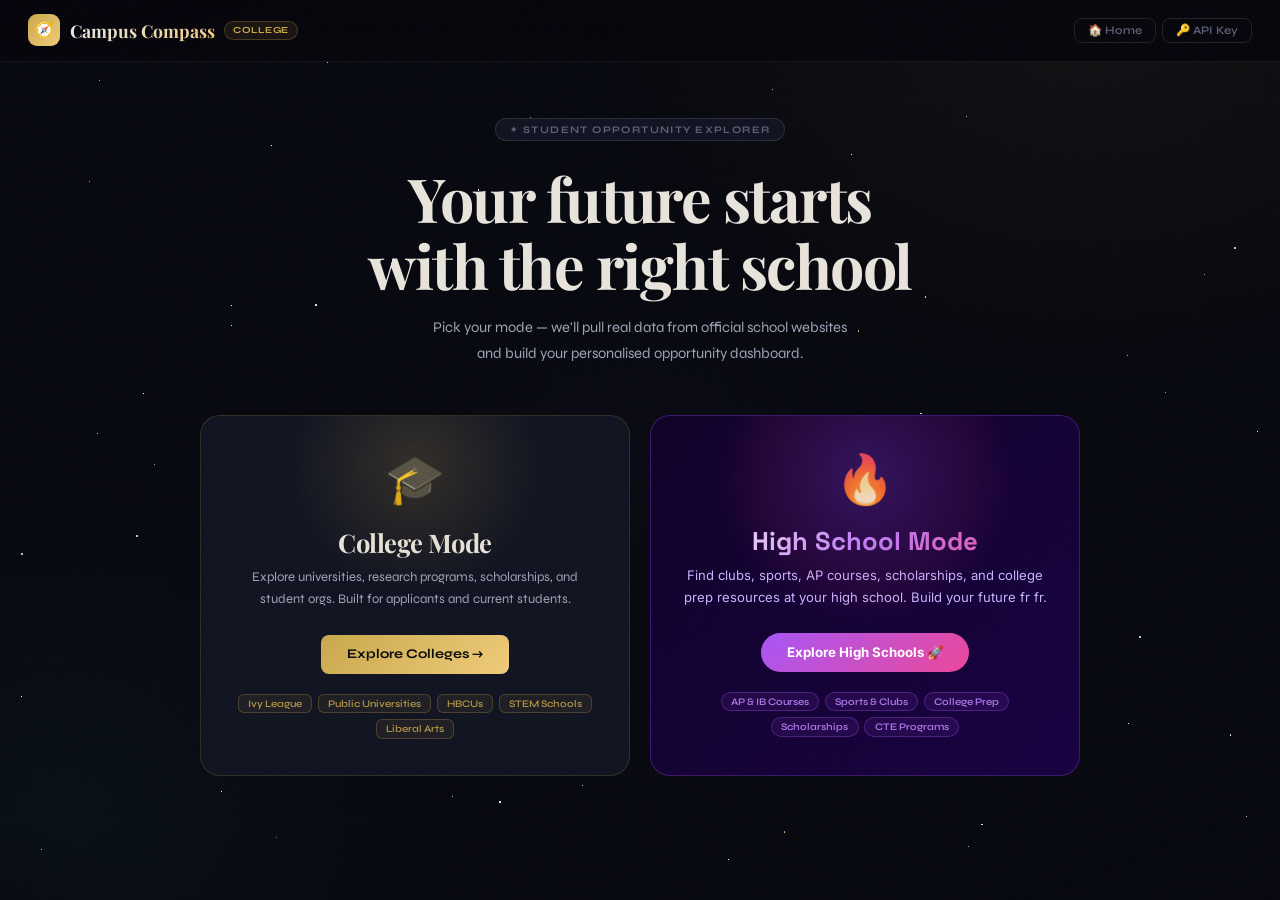
<file: campus-compass_7.html>
<!DOCTYPE html>
<html lang="en">
<head>
<meta charset="UTF-8"/>
<meta name="viewport" content="width=device-width,initial-scale=1,maximum-scale=1"/>
<title>Campus Compass</title>
<link rel="preconnect" href="https://fonts.googleapis.com"/>
<link rel="preconnect" href="https://fonts.gstatic.com" crossorigin/>
<link href="https://fonts.googleapis.com/css2?family=Playfair+Display:ital,wght@0,400;0,600;0,700;1,400&family=Space+Grotesk:wght@400;500;600;700;800&family=Syne:wght@400;600;700&family=Inter:wght@400;500;600&display=swap" rel="stylesheet"/>
<style>
/* ── RESET ── */
*,*::before,*::after{box-sizing:border-box;margin:0;padding:0}

/* ════════════════════════════════════
   COLLEGE MODE VARIABLES
════════════════════════════════════ */
[data-mode="col"]{
  --bg:#07080f;--bg2:#0d0f1c;--bg3:#131626;
  --card:#101320;--card2:#181b2e;--card3:#1f2338;
  --border:rgba(255,255,255,.06);--border2:rgba(255,255,255,.11);--border3:rgba(255,255,255,.19);
  --a1:#c9a84c;--a2:#f0cc7a;--a-dim:rgba(201,168,76,.10);--a-b:rgba(201,168,76,.26);
  --a3:#3dd6c0;--a3-dim:rgba(61,214,192,.10);--a3-b:rgba(61,214,192,.25);
  --a4:#9d7fe8;--a4-dim:rgba(157,127,232,.10);--a4-b:rgba(157,127,232,.25);
  --a5:#e0635a;--a5-dim:rgba(224,99,90,.10);--a5-b:rgba(224,99,90,.25);
  --a6:#5baee8;--a6-dim:rgba(91,174,232,.10);--a6-b:rgba(91,174,232,.25);
  --t1:#e8e4dc;--t2:#9ea3b5;--t3:#5c6178;--t4:#3a3f55;
  --r:10px;--r2:14px;--r3:20px;--rbtn:8px;
  --fh:'Playfair Display',Georgia,serif;
  --fb:'Syne',system-ui,sans-serif;
  --card-shadow:0 2px 8px rgba(0,0,0,.4);
  --hover-shadow:0 12px 40px rgba(0,0,0,.5);
  --mesh:radial-gradient(ellipse 700px 500px at 80% 5%,rgba(201,168,76,.05),transparent 70%),radial-gradient(ellipse 500px 400px at 10% 85%,rgba(61,214,192,.03),transparent 70%);
}

/* ════════════════════════════════════
   HIGH SCHOOL MODE VARIABLES
════════════════════════════════════ */
[data-mode="hs"]{
  --bg:#060010;--bg2:#0b001e;--bg3:#110028;
  --card:#0f0024;--card2:#160032;--card3:#1d0042;
  --border:rgba(168,85,247,.10);--border2:rgba(168,85,247,.20);--border3:rgba(168,85,247,.38);
  --a1:#a855f7;--a2:#c084fc;--a-dim:rgba(168,85,247,.12);--a-b:rgba(168,85,247,.32);
  --a3:#ec4899;--a3-dim:rgba(236,72,153,.12);--a3-b:rgba(236,72,153,.30);
  --a4:#06b6d4;--a4-dim:rgba(6,182,212,.12);--a4-b:rgba(6,182,212,.28);
  --a5:#34c98a;--a5-dim:rgba(52,201,138,.12);--a5-b:rgba(52,201,138,.28);
  --a6:#f59e0b;--a6-dim:rgba(245,158,11,.12);--a6-b:rgba(245,158,11,.28);
  --t1:#f0ebff;--t2:#c4b5fd;--t3:#7c6fa0;--t4:#4a3f6b;
  --r:18px;--r2:22px;--r3:28px;--rbtn:100px;
  --fh:'Space Grotesk',system-ui,sans-serif;
  --fb:'Inter',system-ui,sans-serif;
  --card-shadow:0 0 20px rgba(168,85,247,.06);
  --hover-shadow:0 8px 32px rgba(168,85,247,.22);
  --mesh:radial-gradient(ellipse 600px 500px at 20% 10%,rgba(168,85,247,.10),transparent 60%),radial-gradient(ellipse 500px 400px at 80% 80%,rgba(236,72,153,.07),transparent 60%);
}

/* ── BASE ── */
html{font-size:16px;scroll-behavior:smooth}
body{
  background:var(--bg);color:var(--t1);
  font-family:var(--fb);min-height:100vh;
  overflow-x:hidden;transition:background .5s,color .5s;
}
/* ── COLLEGE BACKGROUND: Dark Academic grain + subtle gold geometry ── */
[data-mode="col"] body,body[data-mode="col"]{background:#07080f}

/* Grain overlay — college only */
[data-mode="col"]::after,body[data-mode="col"]::after{
  content:'';position:fixed;inset:0;
  background-image:url("data:image/svg+xml,%3Csvg xmlns='http://www.w3.org/2000/svg' width='300' height='300'%3E%3Cfilter id='n'%3E%3CfeTurbulence type='fractalNoise' baseFrequency='.62' numOctaves='4' stitchTiles='stitch'/%3E%3C/filter%3E%3Crect width='300' height='300' filter='url(%23n)' opacity='.035'/%3E%3C/svg%3E");
  pointer-events:none;z-index:9998;opacity:.7;
}

/* HS background: deep purple, no grain */
[data-mode="hs"]::after,body[data-mode="hs"]::after{content:none}

/* Shared star canvas */
.stars{position:fixed;inset:0;pointer-events:none;z-index:0;overflow:hidden}

/* College stars: small, white, very dim & slow */
.star{
  position:absolute;border-radius:50%;
  animation:twinkle var(--d,4s) ease-in-out infinite var(--dl,0s);
}
[data-mode="col"] .star{background:#fff}
/* HS stars: tinted purple/pink/cyan, brighter, faster */
[data-mode="hs"] .star{background:var(--sc,#fff)}

@keyframes twinkle{0%,100%{opacity:var(--op,.15)}50%{opacity:var(--op2,.7)}}

/* College mesh: two faint gold/teal radial glows */
.mesh{position:fixed;inset:0;z-index:0;pointer-events:none;transition:background .7s}
[data-mode="col"] .mesh{
  background:
    radial-gradient(ellipse 800px 600px at 85% 0%,  rgba(201,168,76,.06), transparent 65%),
    radial-gradient(ellipse 600px 500px at 5%  90%, rgba(61,214,192,.04), transparent 65%),
    radial-gradient(ellipse 400px 300px at 50% 50%, rgba(157,127,232,.02),transparent 70%);
}

/* College: subtle diagonal rule lines like aged paper */
.col-grid{
  position:fixed;inset:0;z-index:0;pointer-events:none;
  background-image:
    repeating-linear-gradient(0deg, transparent, transparent 79px, rgba(201,168,76,.025) 80px),
    repeating-linear-gradient(90deg,transparent, transparent 79px, rgba(201,168,76,.015) 80px);
}
[data-mode="hs"] .col-grid{display:none}

/* HS mesh: large animated gradient blobs */
[data-mode="hs"] .mesh{
  background:
    radial-gradient(ellipse 700px 600px at 15% 5%,  rgba(168,85,247,.14), transparent 60%),
    radial-gradient(ellipse 500px 500px at 85% 80%, rgba(236,72,153,.10), transparent 55%),
    radial-gradient(ellipse 400px 350px at 50% 45%, rgba(6,182,212,.05),  transparent 60%);
  animation:blobDrift 12s ease-in-out infinite alternate;
}
@keyframes blobDrift{
  0%  {background:
    radial-gradient(ellipse 700px 600px at 15% 5%,  rgba(168,85,247,.14), transparent 60%),
    radial-gradient(ellipse 500px 500px at 85% 80%, rgba(236,72,153,.10), transparent 55%),
    radial-gradient(ellipse 400px 350px at 50% 45%, rgba(6,182,212,.05),  transparent 60%)}
  50% {background:
    radial-gradient(ellipse 750px 550px at 25% 15%, rgba(168,85,247,.18), transparent 58%),
    radial-gradient(ellipse 550px 480px at 75% 70%, rgba(236,72,153,.13), transparent 52%),
    radial-gradient(ellipse 450px 380px at 60% 35%, rgba(6,182,212,.07),  transparent 58%)}
  100%{background:
    radial-gradient(ellipse 680px 620px at 10% 20%, rgba(168,85,247,.12), transparent 62%),
    radial-gradient(ellipse 520px 520px at 90% 75%, rgba(236,72,153,.09), transparent 58%),
    radial-gradient(ellipse 420px 360px at 40% 55%, rgba(6,182,212,.06),  transparent 62%)}
}

/* HS: dot grid overlay */
.hs-dots{
  position:fixed;inset:0;z-index:0;pointer-events:none;
  background-image:radial-gradient(circle, rgba(168,85,247,.18) 1px, transparent 1px);
  background-size:36px 36px;
  mask-image:radial-gradient(ellipse 100% 100% at 50% 50%, black 30%, transparent 100%);
  -webkit-mask-image:radial-gradient(ellipse 100% 100% at 50% 50%, black 30%, transparent 100%);
}
[data-mode="col"] .hs-dots{display:none}

/* HS: aurora strip at top */
.hs-aurora{
  position:fixed;top:0;left:0;right:0;height:260px;z-index:0;pointer-events:none;
  background:linear-gradient(180deg,
    rgba(168,85,247,.18) 0%,
    rgba(236,72,153,.08) 45%,
    transparent 100%);
  filter:blur(40px);
  animation:auroraPulse 6s ease-in-out infinite alternate;
}
@keyframes auroraPulse{
  0%  {opacity:.7;transform:scaleX(1)}
  50% {opacity:1; transform:scaleX(1.04)}
  100%{opacity:.6;transform:scaleX(.97)}
}
[data-mode="col"] .hs-aurora{display:none}

/* College: corner vignette for drama */
.col-vignette{
  position:fixed;inset:0;z-index:0;pointer-events:none;
  background:radial-gradient(ellipse 120% 100% at 50% 50%, transparent 55%, rgba(4,5,10,.7) 100%);
}
[data-mode="hs"] .col-vignette{display:none}
.app{position:relative;z-index:1;min-height:100vh;display:flex;flex-direction:column}

/* ═══════════════════
   HEADER
═══════════════════ */
.hdr{
  display:flex;align-items:center;justify-content:space-between;
  padding:.9rem 1.75rem;border-bottom:1px solid var(--border);
  background:rgba(6,5,12,.88);backdrop-filter:blur(20px);
  position:sticky;top:0;z-index:200;gap:1rem;flex-wrap:wrap;
  transition:border-color .5s,background .5s;
}
[data-mode="hs"] .hdr{background:rgba(5,0,14,.88)}
.logo{display:flex;align-items:center;gap:.6rem;cursor:pointer;user-select:none}
.logo-icon{
  width:32px;height:32px;border-radius:9px;display:flex;align-items:center;
  justify-content:center;font-size:.95rem;font-weight:700;flex-shrink:0;
  background:linear-gradient(135deg,var(--a1),var(--a2));color:#080808;
  transition:all .3s;
}
[data-mode="hs"] .logo-icon{box-shadow:0 0 16px rgba(168,85,247,.4)}
.logo-text{
  font-family:var(--fh);font-size:1.1rem;font-weight:700;
  background:linear-gradient(135deg,var(--t1) 20%,var(--a2));
  -webkit-background-clip:text;-webkit-text-fill-color:transparent;background-clip:text;
  transition:all .4s;
}
[data-mode="hs"] .logo-text{background:linear-gradient(135deg,#fff,var(--a1) 50%,var(--a3));-webkit-background-clip:text;background-clip:text}
.logo-badge{
  font-size:.58rem;font-weight:700;letter-spacing:.08em;text-transform:uppercase;
  color:var(--a1);background:var(--a-dim);border:1px solid var(--a-b);
  padding:.14rem .48rem;border-radius:100px;transition:all .4s;
}
.hdr-nav{display:flex;align-items:center;gap:.4rem;flex-wrap:wrap}
.hdr-btn{
  font-family:var(--fb);font-size:.72rem;font-weight:600;color:var(--t3);
  background:none;border:1px solid var(--border2);border-radius:var(--rbtn);
  padding:.28rem .8rem;cursor:pointer;transition:all .18s;white-space:nowrap;
}
.hdr-btn:hover{color:var(--t1);border-color:var(--border3);background:var(--card)}
.hdr-btn.on{color:var(--a1);border-color:var(--a-b);background:var(--a-dim)}

/* ═══════════════════
   PAGES
═══════════════════ */
.page{display:none;animation:rise .4s cubic-bezier(.25,.46,.45,.94) both}
.page.active{display:block}
@keyframes rise{from{opacity:0;transform:translateY(18px)}to{opacity:1;transform:none}}

/* ═══════════════════
   HOME — MODE SELECTOR
═══════════════════ */
.home-wrap{max-width:1080px;margin:0 auto;padding:3.5rem 1.5rem 4rem}
.home-top{text-align:center;margin-bottom:3rem}
.home-kicker{
  display:inline-flex;align-items:center;gap:.45rem;
  font-size:.63rem;font-weight:700;letter-spacing:.14em;text-transform:uppercase;
  color:var(--t3);background:var(--card);border:1px solid var(--border2);
  padding:.28rem .85rem;border-radius:100px;margin-bottom:1.5rem;
}
.home-h1{
  font-family:'Playfair Display',Georgia,serif;
  font-size:clamp(2.2rem,5vw,3.8rem);font-weight:700;line-height:1.1;
  letter-spacing:-.025em;color:var(--t1);margin-bottom:1rem;
}
.home-sub{font-size:.92rem;color:var(--t2);max-width:440px;margin:0 auto;line-height:1.75}

.mode-cards{display:grid;grid-template-columns:1fr 1fr;gap:1.25rem;max-width:880px;margin:0 auto}

/* College card */
.mc-col{
  background:var(--card);border:1px solid rgba(201,168,76,.18);
  border-radius:20px;padding:2.25rem 2rem;cursor:pointer;
  position:relative;overflow:hidden;text-align:center;
  transition:all .25s cubic-bezier(.25,.46,.45,.94);
}
.mc-col:hover{transform:translateY(-5px);border-color:rgba(201,168,76,.4);box-shadow:0 20px 60px rgba(201,168,76,.12)}
.mc-col-glow{
  position:absolute;width:260px;height:260px;border-radius:50%;
  top:-80px;left:50%;transform:translateX(-50%);pointer-events:none;
  background:radial-gradient(circle,rgba(201,168,76,.18),transparent 70%);
}
.mc-col-icon{font-size:3rem;margin-bottom:1rem;display:block}
.mc-col-title{
  font-family:'Playfair Display',serif;font-size:1.6rem;font-weight:700;
  color:#e8e4dc;margin-bottom:.55rem;letter-spacing:-.02em;
}
.mc-col-desc{font-family:'Syne',sans-serif;font-size:.82rem;color:#9ea3b5;line-height:1.65;margin-bottom:1.5rem}
.mc-col-btn{
  display:inline-flex;align-items:center;gap:.5rem;font-family:'Syne',sans-serif;
  font-size:.83rem;font-weight:700;padding:.72rem 1.6rem;border-radius:8px;
  border:none;cursor:pointer;transition:all .2s;
  background:linear-gradient(135deg,#c9a84c,#f0cc7a);color:#0b0b0b;
}
.mc-col-btn:hover{box-shadow:0 8px 24px rgba(201,168,76,.45);transform:translateY(-1px)}
.mc-col-tags{display:flex;gap:.35rem;justify-content:center;flex-wrap:wrap;margin-top:1.25rem}
.mc-col-tag{
  font-size:.63rem;font-weight:600;padding:.18rem .58rem;
  border-radius:6px;border:1px solid rgba(201,168,76,.25);
  color:rgba(201,168,76,.85);background:rgba(201,168,76,.08);
}

/* High School card */
.mc-hs{
  background:linear-gradient(135deg,#0f0028,#180040);
  border:1px solid rgba(168,85,247,.28);
  border-radius:20px;padding:2.25rem 2rem;cursor:pointer;
  position:relative;overflow:hidden;text-align:center;
  transition:all .25s cubic-bezier(.25,.46,.45,.94);
}
.mc-hs:hover{transform:translateY(-5px);border-color:rgba(168,85,247,.55);box-shadow:0 20px 60px rgba(168,85,247,.22)}
.mc-hs-glow{
  position:absolute;width:300px;height:300px;border-radius:50%;
  top:-90px;left:50%;transform:translateX(-50%);pointer-events:none;
  background:radial-gradient(circle,rgba(168,85,247,.22),rgba(236,72,153,.08) 50%,transparent 70%);
}
.mc-hs-icon{font-size:3rem;margin-bottom:1rem;display:block}
.mc-hs-title{
  font-family:'Space Grotesk',sans-serif;font-size:1.6rem;font-weight:700;
  background:linear-gradient(135deg,#fff,#c084fc 50%,#ec4899);
  -webkit-background-clip:text;-webkit-text-fill-color:transparent;background-clip:text;
  margin-bottom:.55rem;
}
.mc-hs-desc{font-family:'Inter',sans-serif;font-size:.82rem;color:#c4b5fd;line-height:1.65;margin-bottom:1.5rem}
.mc-hs-btn{
  display:inline-flex;align-items:center;gap:.5rem;font-family:'Inter',sans-serif;
  font-size:.83rem;font-weight:700;padding:.72rem 1.6rem;border-radius:100px;
  border:none;cursor:pointer;transition:all .2s;
  background:linear-gradient(135deg,#a855f7,#ec4899);color:#fff;
}
.mc-hs-btn:hover{box-shadow:0 8px 28px rgba(168,85,247,.5);transform:translateY(-1px)}
.mc-hs-tags{display:flex;gap:.35rem;justify-content:center;flex-wrap:wrap;margin-top:1.25rem}
.mc-hs-tag{
  font-size:.63rem;font-weight:600;padding:.18rem .58rem;
  border-radius:100px;border:1px solid rgba(168,85,247,.3);
  color:rgba(192,132,252,.9);background:rgba(168,85,247,.10);
}

/* ═══════════════════
   DIRECTORY
═══════════════════ */
.dir-wrap{max-width:1200px;margin:0 auto;padding:1.75rem 1.5rem 4rem}
.dir-head{margin-bottom:1.75rem}
.pg-title{font-family:var(--fh);font-size:1.85rem;font-weight:700;letter-spacing:-.02em;color:var(--t1);margin-bottom:.3rem}
[data-mode="hs"] .pg-title{
  background:linear-gradient(135deg,#fff,var(--a2) 60%,var(--a3));
  -webkit-background-clip:text;-webkit-text-fill-color:transparent;background-clip:text;
}
.pg-sub{font-size:.8rem;color:var(--t3);margin-bottom:1.2rem}
.dir-controls{display:flex;align-items:center;gap:.6rem;flex-wrap:wrap}
.dir-search{
  flex:1;min-width:185px;max-width:350px;font-family:var(--fb);font-size:.84rem;
  color:var(--t1);background:var(--card);border:1.5px solid var(--border2);
  border-radius:var(--r);padding:.65rem 1rem;outline:none;
  transition:border-color .2s,box-shadow .2s;
}
.dir-search::placeholder{color:var(--t3)}
.dir-search:focus{border-color:var(--a1);box-shadow:0 0 0 3px var(--a-dim)}
.filter-row{display:flex;gap:.32rem;flex-wrap:wrap}
.fpill{
  font-size:.68rem;font-weight:600;color:var(--t3);background:var(--card2);
  border:1px solid var(--border2);padding:.24rem .72rem;border-radius:100px;cursor:pointer;transition:all .15s;
}
.fpill:hover{color:var(--t2)}
.fpill.on{color:var(--a1);background:var(--a-dim);border-color:var(--a-b)}
.cat-section{margin-bottom:2.2rem}
.cat-label{
  font-size:.6rem;font-weight:700;letter-spacing:.13em;text-transform:uppercase;
  color:var(--t3);margin-bottom:.8rem;display:flex;align-items:center;gap:.6rem;
}
.cat-label::after{content:'';flex:1;height:1px;background:var(--border)}
.school-grid{display:grid;grid-template-columns:repeat(auto-fill,minmax(200px,1fr));gap:.6rem}
.stile{
  background:var(--card);border:1px solid var(--border);
  border-radius:var(--r2);padding:.95rem 1rem;
  cursor:pointer;position:relative;overflow:hidden;
  transition:all .2s cubic-bezier(.25,.46,.45,.94);
  box-shadow:var(--card-shadow);
}
.stile:hover{transform:translateY(-3px);border-color:var(--border2);box-shadow:var(--hover-shadow)}
[data-mode="col"] .stile:hover{border-color:rgba(201,168,76,.3);background:rgba(201,168,76,.03)}
[data-mode="hs"] .stile:hover{border-color:var(--a-b);background:rgba(168,85,247,.05)}
.stile-em{font-size:1.25rem;margin-bottom:.45rem;display:block}
.stile-name{font-family:var(--fh);font-size:.88rem;font-weight:600;color:var(--t1);margin-bottom:.22rem;line-height:1.3}
.stile-meta{font-size:.67rem;color:var(--t3);margin-bottom:.5rem}
.stile-tags{display:flex;gap:.25rem;flex-wrap:wrap}
.stile-tag{font-size:.58rem;font-weight:600;padding:.15rem .48rem;border-radius:100px;border:1px solid var(--a-b);color:var(--a1);background:var(--a-dim)}
.stile-vibe{font-size:.58rem;font-weight:600;padding:.15rem .48rem;border-radius:100px;border:1px solid var(--border2);color:var(--t3);background:var(--card2)}
.stile-arrow{position:absolute;bottom:.75rem;right:.8rem;font-size:.7rem;color:var(--t4);transition:all .2s}
.stile:hover .stile-arrow{color:var(--t2);transform:translateX(3px)}
.no-results{text-align:center;padding:3rem 1rem;color:var(--t3);font-size:.84rem}

/* ═══════════════════
   QUIZ
═══════════════════ */
.quiz-wrap{max-width:560px;margin:0 auto;padding:2rem 1.5rem 3.5rem}
.qbanner{
  display:flex;align-items:center;gap:.8rem;background:var(--card);
  border:1px solid var(--border2);border-radius:var(--r2);padding:.85rem 1.1rem;margin-bottom:1.75rem;
}
.qb-icon{font-size:1.3rem;flex-shrink:0}
.qb-name{font-family:var(--fh);font-size:.92rem;font-weight:600;color:var(--t1)}
.qb-meta{font-size:.68rem;color:var(--t3);margin-top:.07rem}
.prog-bar{display:flex;gap:.38rem;margin-bottom:.45rem}
.prog-seg{flex:1;height:3px;border-radius:100px;background:var(--border2);transition:background .4s}
.prog-seg.done,.prog-seg.on{background:var(--a1)}
.prog-meta{display:flex;justify-content:space-between;font-size:.67rem;color:var(--t3);font-weight:600;margin-bottom:2rem}
.prog-meta .cur{color:var(--a1)}
.q-block{display:none;animation:rise .35s ease both}
.q-block.active{display:block}
.q-badge{
  display:inline-block;font-size:.6rem;font-weight:700;letter-spacing:.1em;text-transform:uppercase;
  padding:.2rem .68rem;border-radius:100px;margin-bottom:.8rem;
  color:var(--a1);background:var(--a-dim);border:1px solid var(--a-b);
}
.q-h{font-family:var(--fh);font-size:1.8rem;font-weight:700;line-height:1.15;letter-spacing:-.02em;color:var(--t1);margin-bottom:.38rem}
[data-mode="hs"] .q-h{font-size:1.7rem}
.q-sub{font-size:.79rem;color:var(--t3);margin-bottom:1.5rem;line-height:1.6}
.q-field{
  width:100%;font-family:var(--fb);font-size:.9rem;color:var(--t1);
  background:var(--card);border:1.5px solid var(--border2);
  border-radius:var(--r);padding:.82rem 1.05rem;outline:none;
  transition:border-color .2s,box-shadow .2s;-webkit-appearance:none;
}
.q-field:focus{border-color:var(--a1);box-shadow:0 0 0 4px var(--a-dim)}
.q-field::placeholder{color:var(--t3)}
input[type=date]::-webkit-calendar-picker-indicator{filter:invert(.4);cursor:pointer}
.maj-grid{display:grid;grid-template-columns:repeat(2,1fr);gap:.42rem;margin-bottom:.6rem}
.maj-tile{
  display:flex;align-items:center;gap:.52rem;padding:.68rem .82rem;
  border-radius:var(--r);border:1.5px solid var(--border2);background:var(--card);
  cursor:pointer;transition:all .15s;
}
.maj-tile:hover,.maj-tile.pk{border-color:var(--a1);background:var(--a-dim)}
.maj-tile.pk .mtl{color:var(--a1)}
.mti{font-size:.98rem;flex-shrink:0}
.mtl{font-size:.74rem;font-weight:500;color:var(--t2)}
.grade-grid{display:grid;grid-template-columns:repeat(4,1fr);gap:.42rem;margin-bottom:.6rem}
.grade-tile{
  display:flex;flex-direction:column;align-items:center;padding:.82rem .4rem;
  border-radius:var(--r);border:1.5px solid var(--border2);background:var(--card);
  cursor:pointer;transition:all .15s;text-align:center;
}
.grade-tile:hover,.grade-tile.pk{border-color:var(--a1);background:var(--a-dim)}
.grade-tile.pk .gtn,.grade-tile.pk .gtl{color:var(--a1)}
.gtn{font-family:var(--fh);font-size:1.4rem;font-weight:700;color:var(--t2)}
.gtl{font-size:.62rem;color:var(--t3);font-weight:500}
.int-grid{display:grid;grid-template-columns:repeat(3,1fr);gap:.38rem;margin-bottom:.6rem}
.int-tile{
  display:flex;align-items:center;gap:.42rem;padding:.6rem .72rem;
  border-radius:var(--r);border:1.5px solid var(--border2);background:var(--card);
  cursor:pointer;transition:all .15s;font-size:.72rem;font-weight:500;color:var(--t2);
}
.int-tile:hover,.int-tile.pk{border-color:var(--a1);background:var(--a-dim);color:var(--a1)}
.int-icon{font-size:.88rem;flex-shrink:0}
.q-nav{display:flex;align-items:center;justify-content:space-between;margin-top:1.6rem;gap:1rem}
.q-back{font-family:var(--fb);font-size:.76rem;color:var(--t3);background:none;border:none;cursor:pointer;padding:.42rem;transition:color .15s}
.q-back:hover{color:var(--t1)}
.btn{
  display:inline-flex;align-items:center;gap:.5rem;font-family:var(--fb);
  font-size:.84rem;font-weight:700;padding:.76rem 1.7rem;
  border-radius:var(--rbtn);border:none;cursor:pointer;
  transition:all .2s cubic-bezier(.25,.46,.45,.94);
  background:linear-gradient(135deg,var(--a1),var(--a2));color:#0a0a0a;
}
.btn:hover{transform:translateY(-2px);box-shadow:0 8px 28px var(--a-dim)}
[data-mode="hs"] .btn{color:#fff;box-shadow:0 4px 20px rgba(168,85,247,.3)}
.btn:disabled{opacity:.4;cursor:not-allowed;transform:none;box-shadow:none}

/* ═══════════════════
   LOADING
═══════════════════ */
.load-wrap{max-width:440px;margin:0 auto;padding:5rem 1.5rem;text-align:center}
.loader-orb{position:relative;width:62px;height:62px;margin:0 auto 1.65rem}
.lo-core{
  position:absolute;inset:16px;border-radius:50%;
  background:linear-gradient(135deg,var(--a1),var(--a2));
  animation:pulse 1.5s ease infinite;
}
@keyframes pulse{0%,100%{box-shadow:0 0 0 0 var(--a-b)}50%{box-shadow:0 0 0 12px transparent}}
.lo-ring{position:absolute;inset:0;border-radius:50%;border:2px solid var(--border2);border-top-color:var(--a1);animation:spin 1s linear infinite}
@keyframes spin{to{transform:rotate(360deg)}}
.load-title{font-family:var(--fh);font-size:1.6rem;font-weight:700;margin-bottom:.42rem}
.load-sub{font-size:.79rem;color:var(--t3);margin-bottom:1.65rem;line-height:1.65}
.load-url{font-size:.68rem;color:var(--t3);background:var(--card);padding:.42rem .88rem;border-radius:var(--r);border:1px solid var(--border2);margin-bottom:1.65rem;word-break:break-all}
.load-steps{display:flex;flex-direction:column;gap:.42rem}
.ls{display:flex;align-items:center;gap:.72rem;padding:.62rem .92rem;border-radius:var(--r);border:1px solid var(--border2);background:var(--card);font-size:.77rem;color:var(--t3);text-align:left;transition:all .3s}
.ls.act{border-color:var(--a-b);background:var(--a-dim);color:var(--t1);font-weight:500}
.ls.done{border-color:rgba(52,201,138,.25);background:rgba(52,201,138,.08);color:#34c98a}
.ls-dot{width:7px;height:7px;border-radius:50%;background:var(--border2);flex-shrink:0;transition:background .3s}
.ls.act .ls-dot{background:var(--a1);animation:blink 1s ease infinite}
.ls.done .ls-dot{background:#34c98a}
@keyframes blink{0%,100%{transform:scale(1)}50%{transform:scale(1.5)}}

/* ═══════════════════
   DASHBOARD
═══════════════════ */
.dash-wrap{max-width:1150px;margin:0 auto;padding:1.75rem 1.5rem 4rem}
.compare-strip{
  background:var(--card);border:1px solid var(--border2);border-radius:var(--r2);
  padding:.72rem .95rem;margin-bottom:1.65rem;display:flex;align-items:center;gap:.6rem;flex-wrap:wrap;
}
.cs-lbl{font-size:.67rem;font-weight:600;color:var(--t3);white-space:nowrap}
.cs-sch{
  display:flex;align-items:center;background:var(--card2);border:1px solid var(--border2);
  border-radius:100px;padding:.22rem .68rem;cursor:pointer;transition:all .15s;
}
.cs-sch:hover{border-color:var(--border3)}
.cs-sch.act{border-color:var(--a-b);background:var(--a-dim)}
.cs-sname{font-size:.67rem;font-weight:600;color:var(--t2)}
.cs-sch.act .cs-sname{color:var(--a1)}
.cs-add{
  font-family:var(--fb);font-size:.67rem;font-weight:600;color:var(--t3);
  background:none;border:1px dashed var(--border2);border-radius:100px;
  padding:.22rem .68rem;cursor:pointer;transition:all .15s;
}
.cs-add:hover{color:var(--t2);border-color:var(--border3)}
.dash-top{display:flex;align-items:flex-start;justify-content:space-between;flex-wrap:wrap;gap:1rem;margin-bottom:1.4rem}
.dash-sch-card{
  background:var(--card);border:1px solid var(--border2);border-radius:var(--r2);
  padding:1.05rem 1.3rem;display:flex;align-items:flex-start;gap:.9rem;flex:1;min-width:265px;
}
[data-mode="hs"] .dash-sch-card{box-shadow:0 0 30px rgba(168,85,247,.08)}
.dsc-icon{font-size:1.65rem;flex-shrink:0;margin-top:.1rem}
.dsc-body{flex:1}
.dsc-mode{font-size:.58rem;font-weight:700;letter-spacing:.1em;text-transform:uppercase;color:var(--a1);margin-bottom:.16rem}
.dsc-name{font-family:var(--fh);font-size:1.38rem;font-weight:700;line-height:1.15;color:var(--t1);margin-bottom:.32rem}
[data-mode="hs"] .dsc-name{font-size:1.3rem}
.dsc-pills{display:flex;flex-wrap:wrap;gap:.28rem}
.dash-actions{display:flex;flex-direction:column;align-items:flex-end;gap:.38rem}
.act-btn{
  font-family:var(--fb);font-size:.71rem;color:var(--t3);background:none;
  border:1px solid var(--border2);border-radius:var(--rbtn);
  padding:.26rem .82rem;cursor:pointer;transition:all .18s;white-space:nowrap;
}
.act-btn:hover{color:var(--t1);border-color:var(--border3);background:var(--card)}

/* Match score */
.match-wrap{margin-bottom:1.3rem}
.match-top{display:flex;justify-content:space-between;margin-bottom:.38rem}
.match-lbl{font-size:.7rem;font-weight:600;color:var(--t3)}
.match-pct{font-family:var(--fh);font-size:1.08rem;font-weight:700;color:var(--a1)}
.match-bg{height:6px;background:var(--bg3);border-radius:100px;overflow:hidden}
.match-fill{height:100%;background:linear-gradient(90deg,var(--a1),var(--a2));border-radius:100px;transition:width 1.3s cubic-bezier(.25,.46,.45,.94)}

/* Deadline alert */
.dl-alert{
  display:flex;align-items:center;gap:.7rem;
  background:rgba(224,99,90,.08);border:1px solid rgba(224,99,90,.25);
  border-radius:var(--r);padding:.65rem .95rem;margin-bottom:1.2rem;
  font-size:.77rem;color:#e0635a;font-weight:500;
}
.dl-icon{font-size:.95rem;flex-shrink:0}

/* Pills */
.pill{font-size:.64rem;font-weight:600;padding:.2rem .66rem;border-radius:100px;border:1px solid;display:inline-block}
.pill-a{color:var(--a1);background:var(--a-dim);border-color:var(--a-b)}
.pill-b{color:var(--a3);background:var(--a3-dim);border-color:var(--a3-b)}
.pill-c{color:var(--a4);background:var(--a4-dim);border-color:var(--a4-b)}
.pill-d{color:var(--a5);background:var(--a5-dim);border-color:var(--a5-b)}
.pill-e{color:var(--a6);background:var(--a6-dim);border-color:var(--a6-b)}

/* Source badge */
.src-badge{
  font-size:.62rem;color:var(--t3);background:var(--card2);border:1px solid var(--border);
  border-radius:var(--r);padding:.3rem .78rem;display:flex;align-items:center;gap:.36rem;
  margin-bottom:1.35rem;flex-wrap:wrap;
}
.src-dot{width:5px;height:5px;border-radius:50%;background:var(--a1);animation:blink 2s ease infinite;flex-shrink:0}
.src-link{
  display:inline-flex;align-items:center;margin-left:auto;font-size:.64rem;font-weight:600;
  color:var(--a1);text-decoration:none;padding:.16rem .6rem;border-radius:100px;
  border:1px solid var(--a-b);background:var(--a-dim);transition:all .15s;white-space:nowrap;
}
.src-link:hover{background:var(--a1);color:#0a0a0a}
[data-mode="hs"] .src-link:hover{color:#fff}

/* Stats */
.stat-row{display:grid;grid-template-columns:repeat(auto-fit,minmax(135px,1fr));gap:.72rem;margin-bottom:1.5rem}
.stat-card{background:var(--card);border:1px solid var(--border);border-radius:var(--r2);padding:.95rem 1.15rem;position:relative;overflow:hidden;box-shadow:var(--card-shadow)}
.stat-card::before{content:'';position:absolute;top:0;left:0;right:0;height:2.5px}
.sc-a::before{background:linear-gradient(90deg,var(--a1),var(--a2))}
.sc-b::before{background:linear-gradient(90deg,var(--a3),var(--a2))}
.sc-c::before{background:linear-gradient(90deg,var(--a4),var(--a3))}
.sc-d::before{background:linear-gradient(90deg,var(--a5),var(--a6))}
.stat-val{font-family:var(--fh);font-size:1.65rem;font-weight:700;line-height:1;margin-bottom:.2rem}
.sc-a .stat-val{color:var(--a2)}.sc-b .stat-val{color:var(--a3)}.sc-c .stat-val{color:var(--a4)}.sc-d .stat-val{color:var(--a5)}
.stat-lbl{font-size:.65rem;color:var(--t3);font-weight:500}

/* Tabs */
.tab-bar{display:flex;gap:0;border-bottom:1px solid var(--border);margin-bottom:1.5rem;overflow-x:auto;scrollbar-width:none}
.tab-bar::-webkit-scrollbar{display:none}
.tab-btn{
  font-family:var(--fb);font-size:.74rem;font-weight:600;color:var(--t3);
  background:transparent;border:none;cursor:pointer;padding:.68rem 1.1rem;
  border-bottom:2px solid transparent;margin-bottom:-1px;white-space:nowrap;transition:all .18s;
}
.tab-btn:hover{color:var(--t2)}
.tab-btn.on{color:var(--a1);border-bottom-color:var(--a1)}
.tab-pane{display:none;animation:rise .3s ease}
.tab-pane.on{display:block}

/* Section label */
.sec-lbl{font-size:.6rem;font-weight:700;letter-spacing:.12em;text-transform:uppercase;color:var(--t3);margin-bottom:.85rem;display:flex;align-items:center;gap:.58rem}
.sec-lbl::after{content:'';flex:1;height:1px;background:var(--border)}

/* Section link bar */
.sec-link-bar{margin-bottom:.65rem}
.sec-link{
  display:inline-flex;align-items:center;gap:.3rem;font-size:.7rem;font-weight:600;
  color:var(--t3);text-decoration:none;padding:.26rem .82rem;border-radius:100px;
  border:1px solid var(--border2);background:var(--card);transition:all .18s;
}
.sec-link:hover{color:var(--t1);border-color:var(--border3);background:var(--card2);transform:translateY(-1px)}

/* Opportunity cards */
.opp-grid{display:grid;grid-template-columns:repeat(auto-fill,minmax(265px,1fr));gap:.82rem;margin-bottom:1.9rem}
.oc{
  background:var(--card);border:1px solid var(--border);border-radius:var(--r2);
  padding:1.15rem;position:relative;overflow:hidden;
  transition:all .2s cubic-bezier(.25,.46,.45,.94);box-shadow:var(--card-shadow);
}
[data-mode="hs"] .oc{
  background:linear-gradient(var(--card),var(--card)) padding-box,
             linear-gradient(135deg,rgba(168,85,247,.2),rgba(236,72,153,.1)) border-box;
  border:1px solid transparent;
}
.oc:hover{transform:translateY(-3px);box-shadow:var(--hover-shadow)}
[data-mode="col"] .oc:hover{border-color:var(--border2)}
.oc-bar{position:absolute;top:0;left:0;right:0;height:3px}
.ca .oc-bar{background:linear-gradient(90deg,var(--a1),var(--a2))}
.cb .oc-bar{background:linear-gradient(90deg,var(--a3),var(--a2))}
.cc .oc-bar{background:linear-gradient(90deg,var(--a4),var(--a3))}
.cd .oc-bar{background:linear-gradient(90deg,var(--a5),var(--a6))}
.ce .oc-bar{background:linear-gradient(90deg,var(--a6),var(--a4))}
.oc-type{font-size:.58rem;font-weight:700;letter-spacing:.09em;text-transform:uppercase;margin-bottom:.32rem}
.ca .oc-type{color:var(--a1)}.cb .oc-type{color:var(--a3)}.cc .oc-type{color:var(--a4)}.cd .oc-type{color:var(--a5)}.ce .oc-type{color:var(--a6)}
.oc-title{font-family:var(--fh);font-size:.96rem;font-weight:600;line-height:1.3;color:var(--t1);margin-bottom:.32rem}
.oc-desc{font-size:.74rem;color:var(--t2);line-height:1.6;margin-bottom:.75rem}
.oc-foot{display:flex;align-items:center;justify-content:space-between;padding-top:.58rem;border-top:1px solid var(--border);gap:.38rem;flex-wrap:wrap}
.oc-src{font-size:.6rem;color:var(--t3);display:flex;align-items:center;gap:.26rem}
.oc-src-dot{width:4px;height:4px;border-radius:50%;background:var(--a1);flex-shrink:0}
.oc-dl{font-size:.64rem;font-weight:600;color:#e0635a}
.oc-link{
  display:inline-flex;align-items:center;font-size:.64rem;font-weight:600;
  text-decoration:none;padding:.18rem .58rem;border-radius:100px;border:1px solid;
  transition:all .15s;white-space:nowrap;
}
.ca .oc-link{color:var(--a1);border-color:var(--a-b);background:var(--a-dim)}
.ca .oc-link:hover{background:var(--a1);color:#0a0a0a}
.cb .oc-link{color:var(--a3);border-color:var(--a3-b);background:var(--a3-dim)}
.cb .oc-link:hover{background:var(--a3);color:#0a0a0a}
[data-mode="hs"] .cb .oc-link:hover{color:#fff}
.cc .oc-link{color:var(--a4);border-color:var(--a4-b);background:var(--a4-dim)}
.cc .oc-link:hover{background:var(--a4);color:#0a0a0a}
[data-mode="hs"] .cc .oc-link:hover{color:#fff}
.cd .oc-link{color:var(--a5);border-color:var(--a5-b);background:var(--a5-dim)}
.cd .oc-link:hover{background:var(--a5);color:#fff}
[data-mode="col"] .cd .oc-link:hover{color:#0a0a0a}
.ce .oc-link{color:var(--a6);border-color:var(--a6-b);background:var(--a6-dim)}
.ce .oc-link:hover{background:var(--a6);color:#0a0a0a}

/* Schedule */
.week-grid{display:grid;grid-template-columns:repeat(auto-fill,minmax(190px,1fr));gap:.72rem;margin-bottom:1.5rem}
.day-card{background:var(--card);border:1px solid var(--border);border-radius:var(--r2);overflow:hidden;box-shadow:var(--card-shadow)}
.day-hd{padding:.62rem .95rem;background:var(--card2);display:flex;align-items:center;justify-content:space-between;border-bottom:1px solid var(--border)}
.day-nm{font-size:.67rem;font-weight:700;letter-spacing:.07em;text-transform:uppercase;color:var(--t1)}
.day-tp{font-size:.59rem;color:var(--t3)}
.tb{display:flex;align-items:flex-start;gap:.52rem;padding:.48rem .95rem;border-bottom:1px solid var(--border);transition:background .15s}
.tb:last-child{border-bottom:none}.tb:hover{background:var(--bg3)}
.tb-t{font-size:.61rem;font-weight:700;color:var(--t3);min-width:44px;padding-top:.03rem}
.tb-dot{width:6px;height:6px;border-radius:50%;margin-top:.26rem;flex-shrink:0}
.tb-b{flex:1}
.tb-n{font-size:.73rem;font-weight:500;color:var(--t1);line-height:1.3}
.tb-w{font-size:.63rem;color:var(--t3);margin-top:.04rem}
.tb-link{font-size:.6rem;color:var(--t3);text-decoration:none;margin-left:.18rem;transition:color .15s}
.tb-link:hover{color:var(--a1)}

/* Workload */
.wl-row{display:grid;grid-template-columns:repeat(auto-fit,minmax(225px,1fr));gap:.75rem;margin-bottom:1.5rem}
.wl-card{background:var(--card);border:1px solid var(--border);border-radius:var(--r2);padding:1.05rem;box-shadow:var(--card-shadow)}
.wl-head{display:flex;align-items:center;justify-content:space-between;margin-bottom:.7rem}
.wl-title{font-family:var(--fh);font-size:.88rem;font-weight:600;color:var(--t1)}
.wl-score{font-size:1.12rem;font-weight:700}
.wl-bg{height:5px;background:var(--bg3);border-radius:100px;overflow:hidden;margin-bottom:.28rem}
.wl-bar{height:100%;border-radius:100px;transition:width 1.2s cubic-bezier(.25,.46,.45,.94)}
.wl-note{font-size:.65rem;color:var(--t3)}

/* Prose card */
.prose-card{
  background:var(--card);border:1px solid var(--border);border-radius:var(--r2);
  padding:1.45rem;line-height:1.8;color:var(--t2);font-size:.81rem;margin-bottom:1.25rem;
  box-shadow:var(--card-shadow);
}
.prose-head{display:flex;align-items:center;justify-content:space-between;gap:.9rem;margin-bottom:.45rem;margin-top:1.15rem}
.prose-head:first-child{margin-top:0}
.prose-head h3{font-family:var(--fh);font-size:1.05rem;font-weight:600;color:var(--t1);margin:0}
.prose-link{
  display:inline-flex;align-items:center;font-size:.66rem;font-weight:600;
  color:var(--a1);text-decoration:none;padding:.18rem .65rem;border-radius:100px;
  border:1px solid var(--a-b);background:var(--a-dim);transition:all .15s;white-space:nowrap;flex-shrink:0;
}
.prose-link:hover{background:var(--a1);color:#0a0a0a}
[data-mode="hs"] .prose-link:hover{color:#fff}
.prose-card p{margin-bottom:.78rem}

/* College prep tracker */
.grad-track{background:var(--card);border:1px solid var(--border);border-radius:var(--r2);padding:1.25rem;margin-bottom:1.25rem;box-shadow:var(--card-shadow)}
.gt-title{font-family:var(--fh);font-size:.95rem;font-weight:600;color:var(--t1);margin-bottom:.9rem}
.gt-item{margin-bottom:.72rem}
.gt-row{display:flex;align-items:center;justify-content:space-between;margin-bottom:.26rem}
.gt-lbl{font-size:.73rem;color:var(--t2)}
.gt-val{font-size:.74rem;font-weight:600;color:var(--a1)}
.gt-bg{height:5px;background:var(--bg3);border-radius:100px;overflow:hidden}
.gt-bar{height:100%;border-radius:100px;background:linear-gradient(90deg,var(--a1),var(--a2));transition:width 1.1s cubic-bezier(.25,.46,.45,.94)}

/* API Key overlay */
.key-overlay{
  position:fixed;inset:0;z-index:1000;
  background:rgba(4,3,10,.94);backdrop-filter:blur(18px);
  display:flex;align-items:center;justify-content:center;padding:1.5rem;
}
.key-card{
  background:#111424;border:1px solid rgba(201,168,76,.22);border-radius:20px;
  padding:2.25rem;max-width:410px;width:100%;text-align:center;
}
[data-mode="hs"] .key-card{background:#120028;border-color:rgba(168,85,247,.28)}
.key-icon{font-size:2.4rem;margin-bottom:1rem}
.key-title{font-family:var(--fh);font-size:1.45rem;font-weight:700;color:var(--t1);margin-bottom:.45rem}
.key-desc{font-size:.79rem;color:var(--t2);line-height:1.65;margin-bottom:1.45rem}
.key-field{
  width:100%;font-family:var(--fb);font-size:.84rem;color:var(--t1);
  background:var(--card2);border:1.5px solid var(--border2);
  border-radius:var(--r);padding:.78rem 1rem;outline:none;margin-bottom:1rem;
  transition:border-color .2s;
}
.key-field:focus{border-color:var(--a1)}
.key-hint{font-size:.68rem;color:var(--t3);margin-top:.55rem}
.key-hint a{color:var(--a1);text-decoration:none}

/* ═══ RESPONSIVE ═══ */
@media(max-width:700px){
  .mode-cards{grid-template-columns:1fr}
  .hdr{padding:.78rem 1rem}
  .home-wrap{padding:2.5rem 1rem 3rem}
  .dir-wrap,.quiz-wrap,.load-wrap,.dash-wrap{padding-left:1rem;padding-right:1rem}
  .maj-grid,.int-grid{grid-template-columns:repeat(2,1fr)}
  .grade-grid{grid-template-columns:repeat(4,1fr)}
  .school-grid{grid-template-columns:repeat(auto-fill,minmax(150px,1fr))}
  .dsc-name{font-size:1.15rem}
  .dash-top{flex-direction:column}
  .dash-actions{flex-direction:row;align-items:center;width:100%}
  .mc-col,.mc-hs{padding:1.75rem 1.4rem}
  .home-h1{font-size:2rem}
}

/* ── WEEK/WORKLOAD/PROSE ── */
.week-grid{display:grid;grid-template-columns:repeat(auto-fill,minmax(195px,1fr));gap:.72rem;margin-bottom:1.65rem}
.day-card{background:var(--card);border:1px solid var(--border);border-radius:var(--r2);overflow:hidden;box-shadow:var(--card-shadow)}
[data-mode="hs"] .day-card{background:linear-gradient(var(--card),var(--card2));border-color:var(--border2)}
.day-hd{padding:.62rem 1rem;background:var(--card2);display:flex;align-items:center;justify-content:space-between;border-bottom:1px solid var(--border)}
.day-nm{font-size:.68rem;font-weight:700;letter-spacing:.07em;text-transform:uppercase;color:var(--t1)}
.day-tp{font-size:.6rem;color:var(--t3)}
.tb{display:flex;align-items:flex-start;gap:.55rem;padding:.48rem 1rem;border-bottom:1px solid var(--border);transition:background .15s}
.tb:last-child{border-bottom:none}.tb:hover{background:var(--bg2)}
.tb-t{font-size:.62rem;font-weight:700;color:var(--t3);min-width:46px;padding-top:.03rem}
.tb-dot{width:6px;height:6px;border-radius:50%;margin-top:.32rem;flex-shrink:0}
.tb-b{flex:1}.tb-n{font-size:.74rem;font-weight:500;color:var(--t1);line-height:1.3}
.tb-w{font-size:.64rem;color:var(--t3);margin-top:.04rem}
.tb-link{font-size:.62rem;color:var(--t3);text-decoration:none;margin-left:.2rem;transition:color .15s}
.tb-link:hover{color:var(--a1)}

.wl-row{display:grid;grid-template-columns:repeat(auto-fit,minmax(230px,1fr));gap:.75rem;margin-bottom:1.65rem}
.wl-card{background:var(--card);border:1px solid var(--border);border-radius:var(--r2);padding:1.1rem;box-shadow:var(--card-shadow)}
.wl-head{display:flex;align-items:center;justify-content:space-between;margin-bottom:.72rem}
.wl-title{font-family:var(--fh);font-size:.88rem;font-weight:600;color:var(--t1)}
.wl-score{font-size:1.15rem;font-weight:700}
.wl-bg{height:5px;background:var(--bg3);border-radius:100px;overflow:hidden;margin-bottom:.3rem}
.wl-bar{height:100%;border-radius:100px;transition:width 1.2s cubic-bezier(.25,.46,.45,.94)}
.wl-note{font-size:.66rem;color:var(--t3)}

.prose-card{background:var(--card);border:1px solid var(--border);border-radius:var(--r2);padding:1.5rem;line-height:1.8;color:var(--t2);font-size:.82rem;margin-bottom:1.35rem;box-shadow:var(--card-shadow)}
[data-mode="hs"] .prose-card{background:linear-gradient(var(--card),var(--card2));border-color:var(--border2)}
.prose-card h3{font-family:var(--fh);font-size:1.08rem;font-weight:600;color:var(--t1);margin-bottom:.5rem}
.prose-card p{margin-bottom:.8rem}
.prose-sec-head{display:flex;align-items:center;justify-content:space-between;gap:.75rem;margin-bottom:.42rem;margin-top:1.2rem}
.prose-sec-head:first-child{margin-top:0}
.prose-sec-head h3{margin:0}
.sched-intro{margin-bottom:1.2rem}
.sched-intro h3{font-family:var(--fh);font-size:1.08rem;font-weight:600;color:var(--t1);margin-bottom:.4rem}
.sched-intro p{font-size:.82rem;color:var(--t2);line-height:1.75}

/* ── COLLEGE PREP TRACKER ── */
.prep-track{background:var(--card);border:1px solid var(--border);border-radius:var(--r2);padding:1.35rem;margin-top:1.35rem;box-shadow:var(--card-shadow)}
[data-mode="hs"] .prep-track{background:linear-gradient(var(--card),var(--card2));border-color:var(--border2)}
.pt-title{font-family:var(--fh);font-size:.95rem;font-weight:600;color:var(--t1);margin-bottom:.95rem}
.pt-item{margin-bottom:.72rem}
.pt-row{display:flex;justify-content:space-between;margin-bottom:.26rem}
.pt-lbl{font-size:.74rem;color:var(--t2)}.pt-val{font-size:.74rem;font-weight:600;color:var(--a1)}
.pt-bg{height:5px;background:var(--bg3);border-radius:100px;overflow:hidden}
.pt-bar{height:100%;border-radius:100px;background:linear-gradient(90deg,var(--a1),var(--a2));transition:width 1.1s cubic-bezier(.25,.46,.45,.94)}

/* ── API KEY OVERLAY ── */
.key-overlay{position:fixed;inset:0;background:rgba(0,0,0,.75);backdrop-filter:blur(12px);z-index:1000;display:flex;align-items:center;justify-content:center;padding:1.5rem}
.key-card{background:var(--card2);border:1px solid var(--border2);border-radius:var(--r3);padding:2rem 2rem 1.75rem;max-width:420px;width:100%;text-align:center}
.key-icon{font-size:2rem;margin-bottom:.75rem}
.key-title{font-family:var(--fh);font-size:1.35rem;font-weight:700;color:var(--t1);margin-bottom:.4rem}
.key-desc{font-size:.78rem;color:var(--t2);line-height:1.65;margin-bottom:1.25rem}
.key-field{width:100%;font-family:var(--fb);font-size:.84rem;color:var(--t1);background:var(--bg2);border:1.5px solid var(--border2);border-radius:var(--r);padding:.78rem 1rem;outline:none;margin-bottom:1rem;transition:border-color .2s}
.key-field:focus{border-color:var(--a1)}
.key-hint{font-size:.72rem;color:var(--t3);margin-top:.85rem}
.key-hint a{color:var(--a1);text-decoration:none}

/* ── DEADLINE CHIPS ── */
.chip{font-size:.7rem;font-weight:500;color:var(--t2);background:var(--card2);border:1px solid var(--border2);padding:.24rem .72rem;border-radius:100px;cursor:pointer;transition:all .15s;display:inline-block;margin:.2rem .1rem}
.chip:hover{color:var(--a1);border-color:var(--a-b);background:var(--a-dim)}

/* ── RESPONSIVE ── */
@media(max-width:720px){
  .hdr{padding:.75rem 1rem}
  .home-wrap{padding:2.5rem 1rem 3rem}
  .home-h1{font-size:1.9rem}
  .mode-cards{grid-template-columns:1fr;gap:1rem}
  .dir-wrap,.quiz-wrap,.load-wrap,.dash-wrap{padding-left:1rem;padding-right:1rem}
  .q-h{font-size:1.55rem}
  .maj-grid,.int-grid{grid-template-columns:1fr 1fr}
  .grade-grid{grid-template-columns:repeat(2,1fr)}
  .dsc-name{font-size:1.15rem}
  .week-grid{grid-template-columns:1fr}
  .opp-grid{grid-template-columns:1fr}
  .stat-row{grid-template-columns:1fr 1fr}
  .tab-btn{padding:.6rem .8rem;font-size:.7rem}
  .mc-col-title,.mc-hs-title{font-size:1.3rem}
}

</style>
</head>
<body data-mode="col">

<div class="stars" id="stars"></div>
<div class="mesh"></div>
<div class="col-grid"></div>
<div class="col-vignette"></div>
<div class="hs-aurora"></div>
<div class="hs-dots"></div>

<!-- API Key Overlay -->
<div class="key-overlay" id="key-overlay" style="display:none">
  <div class="key-card">
    <div class="key-icon">🔑</div>
    <div class="key-title">One quick thing</div>
    <div class="key-desc">Campus Compass searches real school websites using the Anthropic API. Paste your API key below — stored only in this browser tab.</div>
    <input class="key-field" id="key-input" type="password" placeholder="sk-or-v1-..." onkeydown="if(event.key==='Enter')saveKey()"/>
    <button class="btn" onclick="saveKey()" style="width:100%;justify-content:center">Save Key →</button>
    <div class="key-hint">Get a free key at <a href="https://openrouter.ai/keys" target="_blank">openrouter.ai/keys</a></div>
  </div>
</div>

<div class="app">
  <!-- HEADER -->
  <header class="hdr">
    <div class="logo" onclick="goHome()">
      <div class="logo-icon">🧭</div>
      <div class="logo-text">Campus Compass</div>
      <div class="logo-badge" id="mode-badge">College</div>
    </div>
    <nav class="hdr-nav" id="hdr-nav">
      <button class="hdr-btn" onclick="goHome()">🏠 Home</button>
      <button class="hdr-btn" id="hdr-dir-btn" onclick="goDirFromNav()" style="display:none">📚 Directory</button>
      <button class="hdr-btn" onclick="showKeyOverlay()">🔑 API Key</button>
    </nav>
  </header>

  <!-- ════ HOME ════ -->
  <div class="page active" id="pg-home">
    <div class="home-wrap">
      <div class="home-top">
        <div class="home-kicker">✦ Student Opportunity Explorer</div>
        <h1 class="home-h1">Your future starts<br/>with the right school</h1>
        <p class="home-sub">Pick your mode — we'll pull real data from official school websites and build your personalised opportunity dashboard.</p>
      </div>
      <div class="mode-cards">
        <div class="mc-col" onclick="startMode('col')">
          <div class="mc-col-glow"></div>
          <span class="mc-col-icon">🎓</span>
          <div class="mc-col-title">College Mode</div>
          <div class="mc-col-desc">Explore universities, research programs, scholarships, and student orgs. Built for applicants and current students.</div>
          <button class="mc-col-btn">Explore Colleges →</button>
          <div class="mc-col-tags">
            <span class="mc-col-tag">Ivy League</span>
            <span class="mc-col-tag">Public Universities</span>
            <span class="mc-col-tag">HBCUs</span>
            <span class="mc-col-tag">STEM Schools</span>
            <span class="mc-col-tag">Liberal Arts</span>
          </div>
        </div>
        <div class="mc-hs" onclick="startMode('hs')">
          <div class="mc-hs-glow"></div>
          <span class="mc-hs-icon">🔥</span>
          <div class="mc-hs-title">High School Mode</div>
          <div class="mc-hs-desc">Find clubs, sports, AP courses, scholarships, and college prep resources at your high school. Build your future fr fr.</div>
          <button class="mc-hs-btn">Explore High Schools 🚀</button>
          <div class="mc-hs-tags">
            <span class="mc-hs-tag">AP &amp; IB Courses</span>
            <span class="mc-hs-tag">Sports &amp; Clubs</span>
            <span class="mc-hs-tag">College Prep</span>
            <span class="mc-hs-tag">Scholarships</span>
            <span class="mc-hs-tag">CTE Programs</span>
          </div>
        </div>
      </div>
    </div>
  </div>

  <!-- ════ DIRECTORY ════ -->
  <div class="page" id="pg-dir">
    <div class="dir-wrap">
      <div class="dir-head">
        <div class="pg-title" id="dir-title">Explore Schools</div>
        <div class="pg-sub" id="dir-sub">Click any school to get started</div>
        <div class="dir-controls">
          <input class="dir-search" id="dir-search" type="text" placeholder="Search schools, cities, or vibes..." oninput="dirSearch(this.value)"/>
          <div class="filter-row" id="filter-row"></div>
        </div>
      </div>
      <div id="dir-body"></div>
    </div>
  </div>

  <!-- ════ QUIZ ════ -->
  <div class="page" id="pg-quiz">
    <div class="quiz-wrap">
      <div class="qbanner">
        <span class="qb-icon" id="qb-icon">🎓</span>
        <div><div class="qb-name" id="qb-name">School Name</div><div class="qb-meta" id="qb-meta">Location</div></div>
      </div>
      <div class="prog-bar">
        <div class="prog-seg" id="ps1"></div>
        <div class="prog-seg" id="ps2"></div>
        <div class="prog-seg" id="ps3"></div>
      </div>
      <div class="prog-meta"><span>Tell us about you</span><span class="prog-cur cur">Step 1 of 3</span></div>
      <div id="q-inner"></div>
    </div>
  </div>

  <!-- ════ LOADING ════ -->
  <div class="page" id="pg-load">
    <div class="load-wrap">
      <div class="loader-orb">
        <div class="lo-core"></div>
        <div class="lo-ring"></div>
      </div>
      <div class="load-title" id="load-title">Loading school data...</div>
      <div class="load-sub" id="load-sub">Searching official website for real opportunities.</div>
      <div class="load-url" id="load-url">https://school.edu</div>
      <div class="load-steps" id="load-steps"></div>
    </div>
  </div>

  <!-- ════ COLLEGE DASHBOARD ════ -->
  <div class="page" id="pg-col-dash">
    <div class="dash-wrap">
      <!-- Compare strip -->
      <div class="compare-strip">
        <span class="cs-lbl">Comparing:</span>
        <div id="col-cs-schools" style="display:flex;gap:.4rem;flex-wrap:wrap"></div>
      </div>
      <!-- Top bar -->
      <div class="dash-top">
        <div class="dash-sch-card">
          <span class="dsc-icon" id="cd-icon">🎓</span>
          <div class="dsc-body">
            <div class="dsc-mode">College Mode</div>
            <div class="dsc-name" id="cd-name">School Name</div>
            <div class="dsc-pills" id="cd-pills"></div>
          </div>
        </div>
        <div class="dash-actions">
          <button class="act-btn" onclick="shareResult('col')">📤 Share</button>
          <button class="act-btn" onclick="buildDir();nav('pg-dir')">🔄 New Search</button>
        </div>
      </div>
      <!-- Source badge -->
      <div class="src-badge" id="cd-src"></div>
      <!-- Match score -->
      <div id="col-match"></div>
      <!-- Deadline alert -->
      <div class="dl-alert" id="col-dl-alert" style="display:none"></div>
      <!-- Stats -->
      <div class="stat-row" id="col-stats"></div>
      <!-- Tab bar -->
      <div class="tab-bar" id="col-tabs"></div>
      <!-- Opportunities tab -->
      <div class="tab-pane on" id="col-t-opp">
        <div class="sec-lbl">Academic Programs</div>
        <div class="opp-grid" id="cog-acad"></div>
        <div class="sec-lbl">Research &amp; Internships</div>
        <div class="opp-grid" id="cog-res"></div>
        <div class="sec-lbl">Student Organizations</div>
        <div class="opp-grid" id="cog-clubs"></div>
      </div>
      <!-- Schedule tab -->
      <div class="tab-pane" id="col-t-sched">
        <div class="sched-intro prose-card" id="col-sched-intro"></div>
        <div class="sec-lbl">Weekly Schedule</div>
        <div class="week-grid" id="col-week"></div>
        <div class="sec-lbl">Workload Overview</div>
        <div class="wl-row" id="col-wl"></div>
      </div>
      <!-- Campus Life tab -->
      <div class="tab-pane" id="col-t-life">
        <div id="col-life"></div>
      </div>
      <!-- Scholarships tab -->
      <div class="tab-pane" id="col-t-schol">
        <div class="sec-lbl">Scholarships &amp; Aid</div>
        <div class="opp-grid" id="cog-schol"></div>
        <div id="col-schol-advice"></div>
      </div>
    </div>
  </div>

  <!-- ════ HIGH SCHOOL DASHBOARD ════ -->
  <div class="page" id="pg-hs-dash">
    <div class="dash-wrap">
      <!-- Compare strip -->
      <div class="compare-strip">
        <span class="cs-lbl">Comparing:</span>
        <div id="hs-cs-schools" style="display:flex;gap:.4rem;flex-wrap:wrap"></div>
      </div>
      <!-- Top bar -->
      <div class="dash-top">
        <div class="dash-sch-card">
          <span class="dsc-icon" id="hd-icon">📚</span>
          <div class="dsc-body">
            <div class="dsc-mode">High School Mode</div>
            <div class="dsc-name" id="hd-name">School Name</div>
            <div class="dsc-pills" id="hd-pills"></div>
          </div>
        </div>
        <div class="dash-actions">
          <button class="act-btn" onclick="shareResult('hs')">📤 Share</button>
          <button class="act-btn" onclick="buildDir();nav('pg-dir')">🔄 New Search</button>
        </div>
      </div>
      <div class="src-badge" id="hd-src"></div>
      <div id="hs-match"></div>
      <div class="stat-row" id="hs-stats"></div>
      <div class="tab-bar" id="hs-tabs"></div>
      <!-- Programs tab -->
      <div class="tab-pane on" id="hs-t-prog">
        <div class="sec-lbl">AP, IB &amp; Honors Courses</div>
        <div class="opp-grid" id="hog-acad"></div>
        <div class="sec-lbl">Career &amp; CTE Programs</div>
        <div class="opp-grid" id="hog-cte"></div>
      </div>
      <!-- Activities tab -->
      <div class="tab-pane" id="hs-t-act">
        <div class="sec-lbl">Clubs &amp; Organizations</div>
        <div class="opp-grid" id="hog-clubs"></div>
        <div class="sec-lbl">Sports &amp; Athletics</div>
        <div class="opp-grid" id="hog-sports"></div>
      </div>
      <!-- Schedule tab -->
      <div class="tab-pane" id="hs-t-sched">
        <div class="sched-intro prose-card" id="hs-sched-intro"></div>
        <div class="sec-lbl">Daily Schedule</div>
        <div class="week-grid" id="hs-week"></div>
        <div class="sec-lbl">Workload Overview</div>
        <div class="wl-row" id="hs-wl"></div>
      </div>
      <!-- Scholarships tab -->
      <div class="tab-pane" id="hs-t-schol">
        <div class="sec-lbl">Scholarships &amp; Awards</div>
        <div class="opp-grid" id="hog-schol"></div>
        <div id="hs-schol-advice"></div>
      </div>
      <!-- College Prep tab -->
      <div class="tab-pane" id="hs-t-prep">
        <div id="hs-prep"></div>
        <div class="sec-lbl" style="margin-top:1.5rem">Daily Life</div>
        <div id="hs-life"></div>
      </div>
    </div>
  </div>

</div><!-- /app -->

<script>
/* ════════════════════════════════════
   Campus Compass — main.js
   Data + UI helpers + API + App logic
════════════════════════════════════ */

// ── COLLEGE DIRECTORY ──────────────────────────
const COL_DIR = [
  { cat:'Ivy League', schools:[
    { name:'Harvard University',         city:'Cambridge, MA',    url:'harvard.edu',       tags:['Research','Pre-Law','Pre-Med'],      vibes:['Ultra Competitive','Research-Heavy','Networking Hub'],    em:'🏛️' },
    { name:'Yale University',            city:'New Haven, CT',    url:'yale.edu',          tags:['Liberal Arts','Law','Theater'],       vibes:['Artsy Intellectual','Debate Culture','Old Money'],        em:'🎭' },
    { name:'Princeton University',       city:'Princeton, NJ',    url:'princeton.edu',     tags:['STEM','Economics','Research'],        vibes:['Academic Powerhouse','Quaint Campus','Exclusive'],        em:'🔬' },
    { name:'Columbia University',        city:'New York, NY',     url:'columbia.edu',      tags:['Business','Journalism','NYC'],        vibes:['City Life','Diverse','Go-Getter Energy'],                 em:'🌆' },
    { name:'University of Pennsylvania', city:'Philadelphia, PA', url:'upenn.edu',         tags:['Wharton','Business','Med'],           vibes:['Pre-Professional','Hustle Culture','Greek Life'],          em:'💼' },
    { name:'Brown University',           city:'Providence, RI',   url:'brown.edu',         tags:['Open Curriculum','Arts','CS'],        vibes:['Chill Ivy','Creative Freedom','Indie Vibes'],             em:'🎨' },
    { name:'Dartmouth College',          city:'Hanover, NH',      url:'dartmouth.edu',     tags:['Outdoors','Business','D-Plan'],       vibes:['Outdoorsy','Greek Life','Small Town'],                    em:'🌲' },
    { name:'Cornell University',         city:'Ithaca, NY',       url:'cornell.edu',       tags:['Engineering','Hotel','Agriculture'],  vibes:['Work Hard Play Hard','Diverse Programs','Big Campus'],    em:'⚙️' },
  ]},
  { cat:'Elite Private Universities', schools:[
    { name:'MIT',                        city:'Cambridge, MA',    url:'mit.edu',           tags:['Engineering','CS','Physics'],         vibes:['Genius Energy','Build Everything','Pressure Cooker'],     em:'🚀' },
    { name:'Stanford University',        city:'Stanford, CA',     url:'stanford.edu',      tags:['Tech','Entrepreneurship','Research'], vibes:['Silicon Valley Vibes','Startup Culture','Sunny Campus'],  em:'🌅' },
    { name:'Caltech',                    city:'Pasadena, CA',     url:'caltech.edu',       tags:['Physics','Space','Research'],         vibes:['Small but Mighty','Research Obsessed','Genius Level'],    em:'🌌' },
    { name:'Duke University',            city:'Durham, NC',       url:'duke.edu',          tags:['Pre-Med','Research','Basketball'],    vibes:['Basketball Crazy','Southern Prestige','Gothic Campus'],   em:'🏀' },
    { name:'Johns Hopkins University',   city:'Baltimore, MD',    url:'jhu.edu',           tags:['Pre-Med','Public Health','Research'], vibes:['Pre-Med Central','Research Giant','Serious Academics'],   em:'🏥' },
    { name:'Northwestern University',    city:'Evanston, IL',     url:'northwestern.edu',  tags:['Journalism','Business','Law'],        vibes:['Big Ten Energy','Quarter System','Lake Michigan Views'],  em:'📰' },
    { name:'Vanderbilt University',      city:'Nashville, TN',    url:'vanderbilt.edu',    tags:['Pre-Med','Business','Music'],         vibes:['Southern Charm','Music City','Well-Rounded'],             em:'🎵' },
    { name:'Rice University',            city:'Houston, TX',      url:'rice.edu',          tags:['Engineering','Music','Research'],     vibes:['Small Elite','Space City','Residential Colleges'],        em:'🛸' },
    { name:'Notre Dame',                 city:'Notre Dame, IN',   url:'nd.edu',            tags:['Business','Law','Athletics'],         vibes:['Fighting Irish Spirit','Catholic Values','Football Mad'],  em:'☘️' },
    { name:'Georgetown University',      city:'Washington, DC',   url:'georgetown.edu',    tags:['International','Pre-Law','Policy'],   vibes:['DC Power Players','Diplomatic Vibes','Jesuit Roots'],     em:'🌍' },
    { name:'Washington University STL',  city:'St. Louis, MO',    url:'wustl.edu',         tags:['Pre-Med','Engineering','Business'],   vibes:['WashU Culture','Midwest Gem','Research Strong'],          em:'🏥' },
    { name:'Emory University',           city:'Atlanta, GA',      url:'emory.edu',         tags:['Pre-Med','Business','Public Health'], vibes:['ATL Adjacent','CDC Connections','Pre-Med Hub'],           em:'💊' },
    { name:'Tufts University',           city:'Medford, MA',      url:'tufts.edu',         tags:['International','Pre-Med','Policy'],   vibes:['Diplomatically Minded','Boston Adjacent','Active Campus'],em:'🌐' },
    { name:'Carnegie Mellon University', city:'Pittsburgh, PA',   url:'cmu.edu',           tags:['CS','AI','Drama'],                    vibes:['Top CS School','Artsy Nerds','Grind Culture'],            em:'💻' },
    { name:'Boston University',          city:'Boston, MA',       url:'bu.edu',            tags:['Business','Engineering','Film'],      vibes:['City Campus','Hockey Culture','Diverse Students'],         em:'🎿' },
    { name:'Tulane University',          city:'New Orleans, LA',  url:'tulane.edu',        tags:['Business','Public Health','Arts'],    vibes:['NOLA Energy','Party Scene','Service Culture'],            em:'🎺' },
    { name:'Case Western Reserve',       city:'Cleveland, OH',    url:'case.edu',          tags:['Engineering','Pre-Med','Research'],   vibes:['STEM Focused','Underrated Gem','Research Dense'],         em:'⚗️' },
    { name:'Northeastern University',    city:'Boston, MA',       url:'northeastern.edu',  tags:['Co-op','Business','CS'],              vibes:['Co-op King','Career Ready','City Energy'],                em:'🏙️' },
  ]},
  { cat:'Top Public Universities', schools:[
    { name:'UC Berkeley',                city:'Berkeley, CA',     url:'berkeley.edu',      tags:['Tech','Research','Activism'],         vibes:['Protest Culture','Top-Tier Research','Bay Area Energy'],  em:'🐻' },
    { name:'UCLA',                       city:'Los Angeles, CA',  url:'ucla.edu',          tags:['Film','Biotech','Sports'],            vibes:['Sunshine Campus','Sports Crazy','Hollywood Adjacent'],     em:'🌴' },
    { name:'UC San Diego',               city:'La Jolla, CA',     url:'ucsd.edu',          tags:['Marine Bio','CS','Research'],         vibes:['Beach Campus','Research Powerhouse','Laid Back'],         em:'🌊' },
    { name:'UC Davis',                   city:'Davis, CA',        url:'ucdavis.edu',       tags:['Agriculture','Vet Med','Biology'],    vibes:['Bike Culture','Farm to Fork','Chill Campus'],             em:'🐄' },
    { name:'UC Santa Barbara',           city:'Santa Barbara, CA',url:'ucsb.edu',          tags:['Marine Science','Physics','Arts'],    vibes:['Beach Life','Party School','Underrated Academics'],       em:'🏄' },
    { name:'UC Irvine',                  city:'Irvine, CA',       url:'uci.edu',           tags:['Gaming','CS','Biology'],              vibes:['Esports Hub','Suburban Campus','Research Growing'],       em:'🎮' },
    { name:'UC Santa Cruz',              city:'Santa Cruz, CA',   url:'ucsc.edu',          tags:['Environmental','CS','Arts'],          vibes:['Forest Campus','Hippie Energy','Redwood Trees'],          em:'🌲' },
    { name:'UC Riverside',               city:'Riverside, CA',    url:'ucr.edu',           tags:['Biology','Agriculture','Diversity'],  vibes:['Diverse & Driven','Inland Empire','Growing Fast'],        em:'🌻' },
    { name:'University of Michigan',     city:'Ann Arbor, MI',    url:'umich.edu',         tags:['Engineering','Business','Med'],       vibes:['Big Ten Energy','School Spirit','Midwest Chill'],         em:'🏈' },
    { name:'University of Texas Austin', city:'Austin, TX',       url:'utexas.edu',        tags:['Tech','Business','Music'],            vibes:['Hook Em!','Live Music Scene','Lone Star Pride'],          em:'🤠' },
    { name:'University of Virginia',     city:'Charlottesville, VA',url:'virginia.edu',    tags:['Business','Law','Pre-Med'],           vibes:['Honor Code Culture','Jefferson Legacy','Greek Life'],     em:'🏛️' },
    { name:'University of North Carolina',city:'Chapel Hill, NC', url:'unc.edu',           tags:['Journalism','Med','Research'],        vibes:['Southern Charm','Basketball Crazy','Research Triangle'],  em:'🐏' },
    { name:'Georgia Tech',               city:'Atlanta, GA',      url:'gatech.edu',        tags:['STEM','Engineering','CS'],            vibes:['Grind Culture','Nerdy Cool','ATL Energy'],                em:'🤖' },
    { name:'University of Florida',      city:'Gainesville, FL',  url:'ufl.edu',           tags:['Engineering','Business','Agriculture'],vibes:['Gator Nation','Greek Life','Sunshine State'],            em:'🐊' },
    { name:'University of Washington',   city:'Seattle, WA',      url:'uw.edu',            tags:['CS','Medicine','Environment'],        vibes:['Tech Adjacent','Rainy but Cozy','Research Giant'],        em:'🌧️' },
    { name:'Penn State University',      city:'State College, PA', url:'psu.edu',          tags:['Engineering','Business','Agriculture'],vibes:['Happy Valley Spirit','Football Saturdays','Big Campus'],  em:'🦁' },
    { name:'Ohio State University',      city:'Columbus, OH',     url:'osu.edu',           tags:['Engineering','Business','Med'],       vibes:['Buckeye Pride','Football Culture','Massive Campus'],      em:'🌰' },
    { name:'Indiana University',         city:'Bloomington, IN',  url:'iu.edu',            tags:['Business','Music','Law'],             vibes:['Kelley Business','College Town','Big Ten Vibes'],         em:'🎷' },
    { name:'University of Wisconsin',    city:'Madison, WI',      url:'wisc.edu',          tags:['Research','Engineering','Business'],  vibes:['State Street Energy','Beer Culture','Research Giant'],    em:'🧀' },
    { name:'University of Minnesota',    city:'Minneapolis, MN',  url:'umn.edu',           tags:['Research','Engineering','Med'],       vibes:['Twin Cities Access','Cold But Cozy','Research Powerhouse'],em:'❄️' },
    { name:'University of Illinois UC',  city:'Champaign, IL',    url:'illinois.edu',      tags:['Engineering','CS','Business'],        vibes:['Top CS Public','Corn Belt Campus','Big Ten Pride'],       em:'🌽' },
    { name:'Purdue University',          city:'West Lafayette, IN',url:'purdue.edu',        tags:['Aerospace','Engineering','Agriculture'],vibes:['Space School','Boilermaker Pride','STEM Heavy'],        em:'🛸' },
    { name:'Michigan State University',  city:'East Lansing, MI', url:'msu.edu',           tags:['Agriculture','Business','Pre-Med'],   vibes:['Spartan Pride','Beautiful Campus','Rival of Michigan'],  em:'💚' },
    { name:'University of Arizona',      city:'Tucson, AZ',       url:'arizona.edu',       tags:['Astronomy','Business','Nursing'],     vibes:['Desert Campus','Wildcat Nation','Research Growing'],      em:'🌵' },
    { name:'Arizona State University',   city:'Tempe, AZ',        url:'asu.edu',           tags:['Innovation','Business','Engineering'],vibes:['Sun Devil Energy','Massive & Innovative','Online Giant'], em:'😈' },
    { name:'University of Colorado',     city:'Boulder, CO',      url:'colorado.edu',      tags:['Environmental','Aerospace','Business'],vibes:['Outdoor Lifestyle','Boulder Vibes','Ski Weekends'],      em:'⛷️' },
    { name:'University of Utah',         city:'Salt Lake City, UT',url:'utah.edu',         tags:['Gaming','Pre-Med','Engineering'],     vibes:['Gaming Hub','Ski Adjacent','Utes Pride'],                 em:'🏔️' },
    { name:'Rutgers University',         city:'New Brunswick, NJ',url:'rutgers.edu',       tags:['Pharmacy','Business','Engineering'],  vibes:['NJ Pride','Diverse Campus','Scarlet Knights'],            em:'⚡' },
    { name:'University of Maryland',     city:'College Park, MD', url:'umd.edu',           tags:['CS','Business','Engineering'],        vibes:['DC Adjacent','Terp Pride','Research Park'],               em:'🐢' },
    { name:'University of Pittsburgh',   city:'Pittsburgh, PA',   url:'pitt.edu',          tags:['Pre-Med','Business','Engineering'],   vibes:['Cathedral of Learning','Steel City','Pre-Med Strong'],    em:'🏙️' },
    { name:'University of Georgia',      city:'Athens, GA',       url:'uga.edu',           tags:['Business','Agriculture','Journalism'],vibes:['UGA Game Days','Southern School','Athens Music Scene'],   em:'🐶' },
    { name:'Clemson University',         city:'Clemson, SC',       url:'clemson.edu',       tags:['Engineering','Business','Agriculture'],vibes:['Tiger Nation','ACC Athletics','Southern Pride'],          em:'🐅' },
    { name:'University of Tennessee',    city:'Knoxville, TN',    url:'utk.edu',           tags:['Engineering','Business','Agriculture'],vibes:['Rocky Top Energy','SEC Football','Knoxville Pride'],     em:'🟠' },
    { name:'University of Alabama',      city:'Tuscaloosa, AL',   url:'ua.edu',            tags:['Business','Engineering','Pre-Law'],   vibes:['Roll Tide!','Greek Life Heavy','SEC Powerhouse'],         em:'🐘' },
    { name:'LSU',                        city:'Baton Rouge, LA',  url:'lsu.edu',           tags:['Agriculture','Business','Pre-Med'],   vibes:['Tiger Stadium Energy','NOLA Adjacent','Cajun Culture'],   em:'🐯' },
    { name:'University of South Carolina',city:'Columbia, SC',    url:'sc.edu',            tags:['Business','Hospitality','Pre-Med'],   vibes:['Gamecock Pride','SEC Culture','Vibrant Campus Life'],     em:'🐓' },
    { name:'University of Kansas',       city:'Lawrence, KS',     url:'ku.edu',            tags:['Business','Pharmacy','Med'],          vibes:['Basketball Crazy','Jayhawk Nation','College Town'],       em:'🏀' },
    { name:'University of Iowa',         city:'Iowa City, IA',    url:'uiowa.edu',         tags:['Creative Writing','Medicine','Law'],  vibes:['Writers Workshop Fame','Hawkeye Pride','River Town'],     em:'✍️' },
    { name:'Virginia Tech',              city:'Blacksburg, VA',   url:'vt.edu',            tags:['Engineering','CS','Architecture'],    vibes:['Hokie Nation','Mountain Campus','STEM Strong'],           em:'🦃' },
    { name:'NC State University',        city:'Raleigh, NC',      url:'ncsu.edu',          tags:['Engineering','Agriculture','Design'], vibes:['Research Triangle','Red & White Pride','Tech Forward'],   em:'🐺' },
    { name:'University of Oregon',       city:'Eugene, OR',       url:'uoregon.edu',       tags:['Journalism','Business','Arts'],       vibes:['Nike Hometown','Eco-Friendly','Pacific NW Vibes'],        em:'🦆' },
    { name:'Oregon State University',    city:'Corvallis, OR',    url:'oregonstate.edu',   tags:['Engineering','Agriculture','Forestry'],vibes:['Beaver Nation','STEM Strong','Pacific NW'],              em:'🌲' },
    { name:'University of Kentucky',     city:'Lexington, KY',    url:'uky.edu',           tags:['Pre-Med','Agriculture','Business'],   vibes:['Basketball Obsessed','Bluegrass State','Wildcat Nation'], em:'🏀' },
    { name:'West Virginia University',   city:'Morgantown, WV',   url:'wvu.edu',           tags:['Engineering','Business','Nursing'],   vibes:['Mountaineer Pride','Couch Burning Culture','Outdoorsy'],  em:'⛰️' },
    { name:'University of New Mexico',   city:'Albuquerque, NM',  url:'unm.edu',           tags:['Pre-Med','Native Studies','Engineering'],vibes:['Southwest Culture','Research Medical','Lobo Nation'],  em:'🌵' },
    { name:'University of Hawaii',       city:'Honolulu, HI',     url:'hawaii.edu',        tags:['Marine Biology','Business','Tourism'],vibes:['Paradise Campus','Pacific Studies','Aloha Energy'],       em:'🌺' },
  ]},
  { cat:'Top STEM & Engineering', schools:[
    { name:'Harvey Mudd College',        city:'Claremont, CA',    url:'hmc.edu',           tags:['STEM','Small Class','Research'],      vibes:['Tiny but Elite','Collaborative','Balance Focus'],          em:'🔭' },
    { name:'Worcester Polytechnic',      city:'Worcester, MA',    url:'wpi.edu',           tags:['Engineering','CS','Project-Based'],   vibes:['Project Based','STEM Pure','Collaborative'],              em:'🔧' },
    { name:'Rensselaer Polytechnic',     city:'Troy, NY',         url:'rpi.edu',           tags:['Engineering','CS','Management'],      vibes:['Northeast STEM','Architecture','Intense Curriculum'],     em:'⚙️' },
    { name:'Illinois Tech',              city:'Chicago, IL',      url:'iit.edu',           tags:['Engineering','CS','Architecture'],    vibes:['Chicago Access','Design + STEM','Affordable Elite'],      em:'🏙️' },
    { name:'Stevens Institute of Tech',  city:'Hoboken, NJ',      url:'stevens.edu',       tags:['Engineering','CS','Finance'],         vibes:['NYC Views','STEM + Finance','Hudson River Campus'],       em:'🗽' },
    { name:'Colorado School of Mines',   city:'Golden, CO',       tags:['Engineering','Mining','Energy'],      url:'mines.edu', vibes:['Energy Sector Pipeline','Mountain Campus','Hardcore STEM'],  em:'⛏️' },
    { name:'Rose-Hulman Institute',      city:'Terre Haute, IN',  url:'rose-hulman.edu',   tags:['Engineering','Math','CS'],            vibes:['Top Undergrad Engineering','Small Class','Supportive'],   em:'🌹' },
    { name:'Lehigh University',          city:'Bethlehem, PA',    url:'lehigh.edu',        tags:['Engineering','Business','Finance'],   vibes:['STEM + Business Mix','Mountain Campus','Finance Feed'],   em:'🦅' },
    { name:'Drexel University',          city:'Philadelphia, PA', url:'drexel.edu',        tags:['Co-op','Engineering','Design'],       vibes:['Philly Energy','Co-op Culture','Career Ready'],           em:'🐉' },
    { name:'Kettering University',       city:'Flint, MI',        url:'kettering.edu',     tags:['Engineering','Co-op','Automotive'],   vibes:['GM Pipeline','Co-op Every Term','Auto Industry'],         em:'🚗' },
  ]},
  { cat:'HBCUs', schools:[
    { name:'Howard University',          city:'Washington, DC',   url:'howard.edu',        tags:['Law','Medicine','Arts'],              vibes:['Excellence & Legacy','Political Energy','The Mecca'],     em:'👑' },
    { name:'Morehouse College',          city:'Atlanta, GA',      url:'morehouse.edu',     tags:['Leadership','Business','Pre-Med'],    vibes:['Kings Energy','Brotherhood','Legacy School'],             em:'🏆' },
    { name:'Spelman College',            city:'Atlanta, GA',      url:'spelman.edu',       tags:['STEM','Social Justice','Arts'],       vibes:['Sisterhood','Excellence','Historically Rich'],            em:'✨' },
    { name:'Hampton University',         city:'Hampton, VA',      url:'hamptonu.edu',      tags:['Business','Nursing','Marine Sci'],    vibes:['Waterfront Campus','Pride & Class','Legacy'],             em:'⚓' },
    { name:'Florida A&M University',     city:'Tallahassee, FL',  url:'famu.edu',          tags:['Pharmacy','Engineering','Business'],  vibes:['Rattler Pride','Marching Band Famous','STEM Growing'],    em:'🐍' },
    { name:'Tuskegee University',        city:'Tuskegee, AL',     url:'tuskegee.edu',      tags:['Engineering','Vet Med','Aerospace'],  vibes:['Tuskegee Airmen Legacy','Historic Campus','STEM Strong'], em:'✈️' },
    { name:'Howard Community College',   city:'Columbia, MD',     url:'howardcc.edu',      tags:['Transfer','Nursing','Business'],      vibes:['Affordable Gateway','Community Focused','Transfer Path'], em:'🌟' },
    { name:'Xavier University of LA',    city:'New Orleans, LA',  url:'xula.edu',          tags:['Pre-Med','Pharmacy','Biology'],       vibes:['#1 Pre-Med HBCU','Catholic HBCU','NOLA Culture'],        em:'⚕️' },
    { name:'Clark Atlanta University',   city:'Atlanta, GA',      url:'cau.edu',           tags:['Business','Communications','Social Work'],vibes:['ATL Energy','AUC Community','Networking Hub'],         em:'🌆' },
    { name:'North Carolina A&T',         city:'Greensboro, NC',   url:'ncat.edu',          tags:['Engineering','Agriculture','Business'],vibes:['Top HBCU STEM','Aggie Pride','Research Growing'],        em:'🐾' },
    { name:'Delaware State University',  city:'Dover, DE',        url:'desu.edu',          tags:['STEM','Business','Nursing'],          vibes:['Underrated Gem','HBCU Strong','East Coast Location'],     em:'💙' },
    { name:'Tennessee State University', city:'Nashville, TN',    url:'tnstate.edu',       tags:['Engineering','Business','Nursing'],   vibes:['Music City Adjacent','Growing Fast','Tigerbelle Legacy'],  em:'🎵' },
    { name:'Prairie View A&M',           city:'Prairie View, TX', url:'pvamu.edu',         tags:['Engineering','Nursing','Business'],   vibes:['Texas HBCU','NASA Partnership','Panther Pride'],          em:'🐾' },
    { name:'Morgan State University',    city:'Baltimore, MD',    url:'morgan.edu',        tags:['Engineering','Architecture','Business'],vibes:['Baltimore Strong','Research Growing','Bear Nation'],     em:'🐻' },
    { name:'Grambling State University', city:'Grambling, LA',    url:'gram.edu',          tags:['Business','Communications','Education'],vibes:['GSU Pride','Football Legacy','HBCU Family'],            em:'🏈' },
  ]},
  { cat:'Liberal Arts Colleges', schools:[
    { name:'Williams College',           city:'Williamstown, MA', url:'williams.edu',      tags:['Humanities','Economics','Art'],       vibes:['Elite Small School','Mountains & Books','Intimate'],      em:'📚' },
    { name:'Amherst College',            city:'Amherst, MA',      url:'amherst.edu',       tags:['Open Curriculum','Research','5-College'],vibes:['Open Minded','Collaborative','New England Chill'],    em:'🍂' },
    { name:'Middlebury College',         city:'Middlebury, VT',   url:'middlebury.edu',    tags:['Languages','Environment','Skiing'],   vibes:['Outdoorsy Intellectuals','Language Focus','Ski Breaks'],  em:'⛷️' },
    { name:'Swarthmore College',         city:'Swarthmore, PA',   url:'swarthmore.edu',    tags:['Engineering','Social Justice','Research'],vibes:['Activist Campus','Quaker Roots','High GPAs'],         em:'🌿' },
    { name:'Wellesley College',          city:'Wellesley, MA',    url:'wellesley.edu',     tags:['Women\'s College','Leadership','STEM'],vibes:['Hillary & Hillary Energy','Prestige','Lake Campus'],      em:'💜' },
    { name:'Bowdoin College',            city:'Brunswick, ME',    url:'bowdoin.edu',       tags:['Marine Studies','Arctic Research','Arts'],vibes:['Maine Charm','Outdoorsy Intellectual','Close-Knit'],  em:'🦞' },
    { name:'Colby College',              city:'Waterville, ME',   url:'colby.edu',         tags:['Environmental','Global Studies','Arts'],vibes:['Maine Vibes','Active Outdoor Life','Small Community'],  em:'🌊' },
    { name:'Colgate University',         city:'Hamilton, NY',     url:'colgate.edu',       tags:['Economics','Political Science','Arts'],vibes:['Upstate NY','Greek Life','Pre-Professional'],            em:'🦁' },
    { name:'Bates College',              city:'Lewiston, ME',     url:'bates.edu',         tags:['Rhetoric','Environment','Pre-Med'],   vibes:['New England Charm','No Greek Life','Community Strong'],   em:'🌲' },
    { name:'Hamilton College',           city:'Clinton, NY',      url:'hamilton.edu',      tags:['Writing','Communications','Pre-Law'],  vibes:['Best Writing Program','Rolling Hills','Discussion-Based'],em:'✍️' },
    { name:'Vassar College',             city:'Poughkeepsie, NY', url:'vassar.edu',        tags:['Arts','Humanities','STEM'],           vibes:['Progressive Campus','Hudson Valley','Gender Studies Hub'], em:'🎨' },
    { name:'Trinity College',            city:'Hartford, CT',     url:'trincoll.edu',      tags:['Urban Studies','Pre-Law','Neuroscience'],vibes:['Hartford Access','Preppy-Urban Mix','Small Clas Sizes'],em:'🏛️' },
    { name:'Connecticut College',        city:'New London, CT',   url:'conncoll.edu',      tags:['Environmental','International','Arts'],vibes:['No Greek Life','Community Feel','Sustainability Focus'],  em:'🌎' },
    { name:'Skidmore College',           city:'Saratoga Springs, NY',url:'skidmore.edu',   tags:['Arts','Business','STEM'],             vibes:['Creative Thought Matters','Arts Focus','Artsy Campus'],   em:'🎭' },
    { name:'Union College',              city:'Schenectady, NY',  url:'union.edu',         tags:['Engineering','Political Science','Pre-Med'],vibes:['Oldest Non-Sectarian','Trimester System','Greek Strong'],em:'⚙️' },
    { name:'Oberlin College',            city:'Oberlin, OH',      url:'oberlin.edu',       tags:['Music Conservatory','Activism','Arts'],vibes:['Most Progressive Campus','Music Fame','Radical Tradition'],em:'🎼' },
    { name:'Macalester College',         city:'St. Paul, MN',     url:'macalester.edu',    tags:['International','Political Science','Social Justice'],vibes:['Model UN Capital','Global Students','City Campus'],em:'🌍' },
    { name:'Kenyon College',             city:'Gambier, OH',      url:'kenyon.edu',        tags:['Creative Writing','English','Theater'],vibes:['Best Writing Program','Rural Intellectual','Small & Intense'],em:'📖' },
    { name:'Grinnell College',           city:'Grinnell, IA',     url:'grinnell.edu',      tags:['Social Justice','Research','Sciences'],vibes:['Self-Governance','Generous FA','Quirky Intellectual'],   em:'🌾' },
    { name:'Carleton College',           city:'Northfield, MN',   url:'carleton.edu',      tags:['Sciences','Math','Humanities'],       vibes:['Minnesota Chill','Top Science Liberal Arts','Quirky Fun'], em:'❄️' },
    { name:'Reed College',               city:'Portland, OR',     url:'reed.edu',          tags:['Humanities','Sciences','Thesis'],     vibes:['Intellectual Intensity','PDX Culture','No Greek Life'],   em:'🌲' },
    { name:'Occidental College',         city:'Los Angeles, CA',  url:'oxy.edu',           tags:['Diplomacy','Urban Studies','Arts'],   vibes:['LA Adjacent','Obama\'s Alma Mater','Diverse & Engaged'],  em:'🌆' },
    { name:'Claremont McKenna College',  city:'Claremont, CA',    url:'cmc.edu',           tags:['Government','Economics','Law'],       vibes:['Pre-Professional Liberal Arts','5C Consortium','DC Feed'],  em:'📊' },
    { name:'Scripps College',            city:'Claremont, CA',    url:'scrippscollege.edu',tags:['Women\'s College','Humanities','Arts'],vibes:['Garden Campus','Feminist Tradition','Consortium Access'],  em:'🌸' },
    { name:'Pitzer College',             city:'Claremont, CA',    url:'pitzer.edu',        tags:['Social Justice','Environment','Creativity'],vibes:['Most Progressive 5C','No Core Req','Activist Energy'],em:'✊' },
  ]},
  { cat:'Art, Design & Music Schools', schools:[
    { name:'Rhode Island School of Design',city:'Providence, RI', url:'risd.edu',          tags:['Fine Arts','Design','Architecture'], vibes:['Elite Art School','Design World Pipeline','Collaborative w/Brown'],em:'🖌️' },
    { name:'Parsons School of Design',   city:'New York, NY',     url:'newschool.edu',     tags:['Fashion','Graphic Design','Interior'],vibes:['NYC Fashion World','Parsons Project','Global Students'],  em:'👗' },
    { name:'Pratt Institute',            city:'Brooklyn, NY',     url:'pratt.edu',         tags:['Architecture','Design','Fine Arts'],  vibes:['Brooklyn Creative','Architecture Famous','Studio Culture'],em:'🏗️' },
    { name:'School of the Art Institute',city:'Chicago, IL',      url:'saic.edu',          tags:['Fine Arts','Writing','Design'],       vibes:['Chicago Art Scene','Experimental','No Grades Culture'],   em:'🎭' },
    { name:'Savannah College of Art',    city:'Savannah, GA',     url:'scad.edu',          tags:['Animation','Fashion','Film'],         vibes:['Largest Art School','Historic Savannah','Industry Focused'],em:'🎨' },
    { name:'Berklee College of Music',   city:'Boston, MA',       url:'berklee.edu',       tags:['Music Production','Jazz','Film Scoring'],vibes:['Music Industry Pipeline','Contemporary Music','Global Artists'],em:'🎸' },
    { name:'Juilliard School',           city:'New York, NY',     url:'juilliard.edu',     tags:['Performing Arts','Dance','Drama'],    vibes:['Elite Performing Arts','NYC Culture','Intense Training'],  em:'🎻' },
    { name:'CalArts',                    city:'Valencia, CA',     url:'calarts.edu',       tags:['Animation','Film','Fine Arts'],       vibes:['Disney Pipeline','Avant-Garde','Creative Freedom'],        em:'🎬' },
    { name:'NYU Tisch School of Arts',   city:'New York, NY',     url:'tisch.nyu.edu',     tags:['Film','Acting','Game Design'],        vibes:['Hollywood + NYC','Film Industry Feed','Urban Campus'],     em:'🎥' },
    { name:'Full Sail University',       city:'Winter Park, FL',  url:'fullsail.edu',      tags:['Game Design','Music Production','Film'],vibes:['Industry Ready','Accelerated','Entertainment Focus'],   em:'🎮' },
  ]},
  { cat:'Business & Finance Focused', schools:[
    { name:'Babson College',             city:'Wellesley, MA',    url:'babson.edu',        tags:['Entrepreneurship','Business','MBA'],  vibes:['#1 Entrepreneurship','Startup Culture','Career Ready'],   em:'💡' },
    { name:'Bentley University',         city:'Waltham, MA',      url:'bentley.edu',       tags:['Business','Finance','Analytics'],     vibes:['Business Pure Play','Boston Adjacent','Accounting Strong'],em:'📈' },
    { name:'Bryant University',          city:'Smithfield, RI',   url:'bryant.edu',        tags:['Business','Finance','International'],  vibes:['Business Focused','Small Campus','New England'],          em:'💼' },
    { name:'Elon University',            city:'Elon, NC',         url:'elon.edu',          tags:['Business','Communications','Pre-Law'], vibes:['High Placement Rate','Beautiful Campus','Engaged Learning'],em:'☀️' },
    { name:'Wake Forest University',     city:'Winston-Salem, NC',url:'wfu.edu',           tags:['Business','Pre-Med','Law'],           vibes:['Top Business School','Pro Humanitate','Southern Prestige'],em:'🏈' },
    { name:'Villanova University',       city:'Villanova, PA',    url:'villanova.edu',     tags:['Business','Engineering','Nursing'],   vibes:['Catholic Values','Philly Suburbs','Basketball Proud'],    em:'🏀' },
    { name:'Fordham University',         city:'New York, NY',     url:'fordham.edu',       tags:['Business','Law','Pre-Med'],           vibes:['Jesuit NYC','Two Campuses','Wall Street Access'],         em:'🗽' },
    { name:'Santa Clara University',     city:'Santa Clara, CA',  url:'scu.edu',           tags:['Business','Engineering','Law'],       vibes:['Silicon Valley Access','Jesuit Values','Tech Networking'], em:'💻' },
  ]},
  { cat:'Large State Universities', schools:[
    { name:'Florida State University',   city:'Tallahassee, FL',  url:'fsu.edu',           tags:['Business','Film','Pre-Med'],          vibes:['Seminole Pride','Party Reputation','Research Growing'],    em:'🍢' },
    { name:'University of South Florida',city:'Tampa, FL',        url:'usf.edu',           tags:['Research','Business','Engineering'],  vibes:['Tampa Bay Location','Research Rising','Sun Belt'],        em:'☀️' },
    { name:'Florida International Univ.',city:'Miami, FL',        url:'fiu.edu',           tags:['Business','Hospitality','International'],vibes:['Miami Energy','Diverse Students','Commuter School'],   em:'🌴' },
    { name:'Texas A&M University',       city:'College Station, TX',url:'tamu.edu',        tags:['Engineering','Agriculture','Business'],vibes:['Aggie Spirit','Corps of Cadets','Massive School'],       em:'🤠' },
    { name:'University of Houston',      city:'Houston, TX',      url:'uh.edu',            tags:['Engineering','Business','Law'],       vibes:['Space City Access','Diverse & Urban','Energy Sector'],     em:'🚀' },
    { name:'Texas Tech University',      city:'Lubbock, TX',      url:'ttu.edu',           tags:['Engineering','Business','Agriculture'],vibes:['Guns Up!','West Texas Spirit','Growing Research'],       em:'🔫' },
    { name:'Baylor University',          city:'Waco, TX',         url:'baylor.edu',        tags:['Pre-Med','Business','Law'],           vibes:['Christian Values','Bears Pride','Academic Rising'],        em:'🐻' },
    { name:'TCU',                        city:'Fort Worth, TX',   url:'tcu.edu',           tags:['Business','Pre-Med','Journalism'],    vibes:['Preppy Energy','Fort Worth Charm','Greek Life Strong'],    em:'🐸' },
    { name:'Oklahoma State University',  city:'Stillwater, OK',   url:'okstate.edu',       tags:['Agriculture','Engineering','Business'],vibes:['Cowboy Culture','Orange Pride','Midwest Friendly'],      em:'🤠' },
    { name:'University of Oklahoma',     city:'Norman, OK',       url:'ou.edu',            tags:['Business','Pre-Med','Architecture'], vibes:['Boomer Sooner!','College Town','Greek Life'],              em:'🌪️' },
    { name:'Iowa State University',      city:'Ames, IA',         url:'iastate.edu',       tags:['Engineering','Agriculture','Business'],vibes:['Cyclone Pride','STEM Strong','Midwest Charm'],           em:'🌾' },
    { name:'Kansas State University',    city:'Manhattan, KS',    url:'k-state.edu',       tags:['Agriculture','Engineering','Vet Med'], vibes:['Little Apple','Wildcat Spirit','Ag School'],             em:'🌻' },
    { name:'Colorado State University',  city:'Fort Collins, CO', url:'colostate.edu',     tags:['Agriculture','Engineering','Business'],vibes:['Mountain Access','Ram Pride','Eco-Conscious'],           em:'🏔️' },
    { name:'University of Nebraska',     city:'Lincoln, NE',      url:'unl.edu',           tags:['Engineering','Agriculture','Business'],vibes:['Husker Nation','Big Red Pride','Midwest Values'],        em:'🌽' },
    { name:'University of Missouri',     city:'Columbia, MO',     url:'missouri.edu',      tags:['Journalism','Business','Pre-Med'],    vibes:['J-School Famous','Mizzou Pride','College Town'],          em:'🐯' },
    { name:'University of Arkansas',     city:'Fayetteville, AR', url:'uark.edu',          tags:['Business','Engineering','Agriculture'],vibes:['Razorback Nation','Walmart HQ Adjacent','SEC Energy'],  em:'🐗' },
    { name:'Mississippi State University',city:'Starkville, MS',  url:'msstate.edu',       tags:['Agriculture','Engineering','Business'],vibes:['Bulldog Pride','Cowbell Culture','SEC Spirit'],          em:'🐶' },
    { name:'Auburn University',          city:'Auburn, AL',       url:'auburn.edu',        tags:['Engineering','Business','Agriculture'],vibes:['War Eagle!','SEC Rival of Alabama','College Town'],      em:'🦅' },
    { name:'University of Mississippi',  city:'Oxford, MS',       url:'olemiss.edu',       tags:['Business','Pre-Law','Journalism'],    vibes:['Ole Miss Spirit','Southern Culture','The Grove'],         em:'🌳' },
    { name:'Georgia State University',   city:'Atlanta, GA',      url:'gsu.edu',           tags:['Business','Law','Film'],              vibes:['Atlanta Access','Diverse Student Body','Growing Fast'],   em:'🏙️' },
    { name:'George Mason University',    city:'Fairfax, VA',      url:'gmu.edu',           tags:['CS','Business','Policy'],             vibes:['DC Adjacent','Diverse Campus','Commuter Culture'],         em:'🦅' },
    { name:'Temple University',          city:'Philadelphia, PA', url:'temple.edu',        tags:['Business','Media','Law'],             vibes:['Philly Energy','Owl Nation','Urban Campus'],               em:'🦉' },
    { name:'University of Cincinnati',   city:'Cincinnati, OH',   url:'uc.edu',            tags:['Engineering','Design','Co-op'],       vibes:['Co-op Pioneer','Cincinnati Culture','DAAP Design School'],em:'🎨' },
    { name:'University of Louisville',   city:'Louisville, KY',   url:'louisville.edu',    tags:['Business','Engineering','Med'],       vibes:['Louisville Slugger City','Cards Pride','Research Medical'],em:'🏀' },
    { name:'University of Memphis',      city:'Memphis, TN',      url:'memphis.edu',       tags:['Business','Law','Music'],             vibes:['Memphis Music Scene','Affordable Urban','Growing Research'],em:'🎵' },
    { name:'University of Nevada LV',    city:'Las Vegas, NV',    url:'unlv.edu',          tags:['Hospitality','Business','Engineering'],vibes:['Vegas Adjacent','Hospitality #1','Desert Campus'],       em:'🎰' },
    { name:'New Mexico State Univ.',     city:'Las Cruces, NM',   url:'nmsu.edu',          tags:['Agriculture','Engineering','Business'],vibes:['Southwest Culture','Aggie Pride','Border Region'],        em:'🌵' },
    { name:'University of Alaska',       city:'Fairbanks, AK',    url:'uaf.edu',           tags:['Arctic Research','Engineering','Natural Resources'],vibes:['Last Frontier','Aurora Research','Wild Campus'],em:'🦅' },
  ]},
  { cat:'Community & Transfer Colleges', schools:[
    { name:'Santa Monica College',       city:'Santa Monica, CA', url:'smc.edu',           tags:['Transfer','Film','Business'],         vibes:['UC Transfer Pipeline','Beach Adjacent','Affordable'],     em:'🏄' },
    { name:'De Anza College',            city:'Cupertino, CA',    url:'deanza.edu',        tags:['CS','Transfer','Business'],           vibes:['Silicon Valley','Tech Transfer Path','Affordable Elite'], em:'💻' },
    { name:'Pasadena City College',      city:'Pasadena, CA',     url:'pasadena.edu',      tags:['Transfer','Arts','Business'],         vibes:['LA Area','Diverse Students','Transfer Prep'],             em:'🌴' },
    { name:'Miami Dade College',         city:'Miami, FL',        url:'mdc.edu',           tags:['Business','Healthcare','Arts'],       vibes:['Diverse City','Affordable','Night Classes'],              em:'🌊' },
    { name:'Austin Community College',   city:'Austin, TX',       url:'austincc.edu',      tags:['Tech','Workforce','Transfer'],        vibes:['Austin Energy','Flexible','Career Ready'],                em:'🎸' },
    { name:'Lone Star College',          city:'Houston, TX',      url:'lonestar.edu',      tags:['Workforce','Transfer','Healthcare'],  vibes:['Huge System','Houston Access','Affordable'],              em:'⭐' },
    { name:'Dallas College',             city:'Dallas, TX',       url:'dallascollege.edu', tags:['Business','Healthcare','Technology'], vibes:['DFW Access','Diverse','Transfer Ready'],                  em:'🏙️' },
    { name:'Northern Virginia CC',       city:'Annandale, VA',    url:'nvcc.edu',          tags:['Transfer','CS','Business'],           vibes:['DC Adjacent','NVCC to GMU Pipeline','Affordable'],        em:'🦅' },
    { name:'Foothill College',           city:'Los Altos Hills, CA',url:'foothill.edu',    tags:['STEM','Transfer','Healthcare'],       vibes:['Silicon Valley','UC Transfer','Career Programs'],          em:'🌄' },
    { name:'Broward College',            city:'Fort Lauderdale, FL',url:'broward.edu',     tags:['Healthcare','Business','Transfer'],   vibes:['South Florida','Affordable Path','Diverse Campus'],       em:'☀️' },
    { name:'Houston Community College',  city:'Houston, TX',      url:'hccs.edu',          tags:['Workforce','Healthcare','Transfer'],   vibes:['Huge System','Houston Area','Open Admission'],            em:'🌆' },
    { name:'Valencia College',           city:'Orlando, FL',      url:'valenciacollege.edu',tags:['Business','Healthcare','Arts'],      vibes:['UCF Partnership','Orlando Access','Award-Winning CC'],     em:'🎠' },
    { name:'Pellissippi State CC',       city:'Knoxville, TN',    url:'pstcc.edu',         tags:['Engineering Tech','Business','Transfer'],vibes:['UT Knoxville Feeder','Affordable','Tennessee Focus'],  em:'🏔️' },
    { name:'Cuyahoga Community College', city:'Cleveland, OH',    url:'tri-c.edu',         tags:['Healthcare','Business','Transfer'],   vibes:['Northeast Ohio','Affordable','Community Focus'],           em:'🌊' },
  ]},
  { cat:'Historically Significant & Unique', schools:[
    { name:'United States Military Academy',city:'West Point, NY',url:'westpoint.edu',    tags:['Military','Engineering','Leadership'],vibes:['Full Scholarship','Serve Your Country','Elite Training'],  em:'🎖️' },
    { name:'United States Naval Academy', city:'Annapolis, MD',   url:'usna.edu',          tags:['Military','Engineering','Leadership'],vibes:['Full Scholarship','Naval Career','Historic Campus'],       em:'⚓' },
    { name:'US Air Force Academy',        city:'Colorado Springs, CO',url:'usafa.edu',     tags:['Military','Aerospace','Engineering'],vibes:['Full Scholarship','Fly Jets','Mountain Campus'],            em:'✈️' },
    { name:'Cooper Union',               city:'New York, NY',     url:'cooper.edu',        tags:['Architecture','Engineering','Fine Arts'],vibes:['Free Tuition','NYC Creative','Ultra Selective'],        em:'🏙️' },
    { name:'Minerva University',          city:'San Francisco, CA',url:'minerva.edu',      tags:['Global','No Campus','Interdisciplinary'],vibes:['Study in 7 Cities','No Traditional Campus','Future Model'],em:'🌍' },
    { name:'Berea College',              city:'Berea, KY',        url:'berea.edu',         tags:['Work Study','No Tuition','Service'],  vibes:['Free for Low-Income','Work to Learn','Appalachian Focus'], em:'🤝' },
    { name:'Deep Springs College',       city:'Deep Springs, CA', url:'deepsprings.edu',   tags:['Ranch','Humanities','Labor Program'], vibes:['2-Year Tiny College','Free + Ranch Life','Transfers to Ivies'],em:'🐄' },
    { name:'Hampshire College',          city:'Amherst, MA',      url:'hampshire.edu',     tags:['No Grades','DIY Education','Arts'],   vibes:['Make Your Own Major','No Traditional Grades','Super Creative'],em:'🎨' },
  ]},
];

// ── HIGH SCHOOL DIRECTORY ──────────────────────
const HS_DIR = [
  { cat:'Texas', schools:[
    { name:'Westlake High School',     city:'Austin, TX',    url:'austinisd.org',   tags:['AP Courses','Athletics','Music'],vibes:['State Champs Energy','College Prep Heavy','Suburb Pride'],em:'🏆'},
    { name:'Allen High School',        city:'Allen, TX',     url:'allenisd.org',    tags:['Football','Band','STEM'],        vibes:['Stadium School','Band Famous','Big D Adjacent'],         em:'🏟️'},
    { name:'Plano Senior High',        city:'Plano, TX',     url:'pisd.edu',        tags:['IB Programme','STEM','Arts'],    vibes:['Diverse & Driven','IB Grind','DFW Suburbs'],             em:'🌟'},
    { name:'Katy High School',         city:'Katy, TX',      url:'katyisd.org',     tags:['Athletics','CTE','AP'],          vibes:['Friday Night Lights','Houston Adjacent','Go Katy!'],     em:'🐅'},
    { name:'Houston ISD STEM HS',      city:'Houston, TX',   url:'houstonisd.org',  tags:['STEM','Research','Internships'], vibes:['Future Engineers','City School','Research Ready'],       em:'🔬'},
  ]},
  { cat:'California', schools:[
    { name:'Lowell High School',       city:'San Francisco, CA',url:'sfusd.edu',    tags:['Academic','Debate','STEM'],     vibes:['Selective Public','SF Culture','Academic Pressure'],     em:'🌁'},
    { name:'Whitney High School',      city:'Cerritos, CA',  url:'abcusd.org',      tags:['Academic','Small School','AP'],  vibes:['Top Ranked','Intense Academics','Community Feel'],        em:'📖'},
    { name:'Lynbrook High School',     city:'San Jose, CA',  url:'fuhsd.org',       tags:['CS','Math','Engineering'],       vibes:['Silicon Valley Adjacent','CS Pipeline','High Achievers'],  em:'💻'},
    { name:'Santa Monica HS',          city:'Santa Monica, CA',url:'smmusd.org',    tags:['Arts','Diversity','AP'],         vibes:['Beach School','Artsy','Diverse Perspectives'],            em:'🌊'},
  ]},
  { cat:'New York', schools:[
    { name:'Stuyvesant High School',   city:'New York, NY',  url:'stuy.edu',        tags:['STEM','Math','Competitive'],    vibes:['NYC Prestige','Math Olympiad','Subway Commute'],          em:'🗽'},
    { name:'Brooklyn Technical HS',   city:'Brooklyn, NY',  url:'bths.edu',        tags:['Engineering','Drafting','STEM'], vibes:['Borough Pride','Hands-On Learning','Diverse'],           em:'🌉'},
    { name:'Bronx Science',           city:'Bronx, NY',     url:'bxscience.edu',   tags:['Science','Research','Nobel Alumni'],vibes:['Research Legacy','Science Nerds','NYC Energy'],       em:'⚗️'},
  ]},
  { cat:'Florida', schools:[
    { name:'Dreyfoos School of Arts',  city:'West Palm Beach, FL',url:'palmbeachschools.org',tags:['Fine Arts','Performing Arts','Creative'],vibes:['Artsy Vibes','Performance Focus','Creative Energy'],em:'🎭'},
    { name:'Pine Crest School',        city:'Fort Lauderdale, FL',url:'pinecrest.edu',tags:['College Prep','Athletics','Boarding'],vibes:['Private School Energy','College Prep','Sports Strong'],em:'🎓'},
    { name:'Palm Beach Gardens HS',    city:'Palm Beach Gardens, FL',url:'palmbeachschools.org',tags:['IB','Athletics','Business'],vibes:['IB Programme','Beach Town','Active Lifestyle'],em:'🌴'},
  ]},
  { cat:'Georgia', schools:[
    { name:'Gwinnett School of Math, Sci & Tech',city:'Lawrenceville, GA',url:'gwinnett.k12.ga.us',tags:['STEM','Research','Selective'],vibes:['STEM Magnet','Future Scientists','Atlanta Adjacent'],em:'🔭'},
    { name:'North Atlanta High School',city:'Atlanta, GA',   url:'atlanta.k12.ga.us',tags:['IB','Arts','Diverse'],         vibes:['City School','IB Strong','Diverse & Driven'],            em:'🏙️'},
    { name:'Lambert High School',      city:'Suwanee, GA',   url:'forsyth.k12.ga.us',tags:['AP','Athletics','Music'],      vibes:['Suburb Success','Academic & Athletic','Go Longhorns'],  em:'🤘'},
  ]},
  { cat:'Top Private / Boarding Schools', schools:[
    { name:'Phillips Exeter Academy',  city:'Exeter, NH',    url:'exeter.edu',      tags:['College Prep','Harkness Method','Boarding'],vibes:['Elite Boarding','Discussion-Based','Legacy School'],em:'📜'},
    { name:'Andover (Phillips Academy)',city:'Andover, MA',  url:'andover.edu',     tags:['Boarding','Ivy Feeder','Arts'], vibes:['Ultra Prestige','Future Ivies','Global Network'],         em:'🏰'},
    { name:'The Hotchkiss School',     city:'Lakeville, CT', url:'hotchkiss.org',   tags:['Boarding','STEM','Arts'],       vibes:['New England Prestige','Small Community','Outdoors'],     em:'🌄'},
    { name:'Sidwell Friends School',   city:'Washington, DC',url:'sidwell.edu',     tags:['Social Justice','College Prep','Day School'],vibes:['DC Elite','Presidents Kids','Quaker Values'],em:'🕊️'},
  ]},
];

// ── STATE ──────────────────────────────────────
let mode = 'col';
let activeSchool = null;
let apiKey = '';
let colState = { name:'', major:'', deadline:'' };
let hsState  = { name:'', grade:'', interests:[] };
let visitedSchools = [];
let dashData = null;

// ── INIT ──────────────────────────────────────
window.addEventListener('DOMContentLoaded', () => {
  spawnStars('col');
  apiKey = sessionStorage.getItem('cc_key') || '';
  document.getElementById('pg-home').classList.add('active');
  buildHdrNav();
});

function spawnStars(m) {
  const el = document.getElementById('stars');
  if (!el) return;
  el.innerHTML = '';
  const isHs = (m || mode) === 'hs';

  // HS: more stars, coloured, faster
  // College: fewer stars, white/gold, slower, dimmer
  const count  = isHs ? 130 : 60;
  const colors = isHs
    ? ['#fff','#c084fc','#f0abfc','#67e8f9','#a5f3fc','#fbcfe8','#e879f9']
    : ['#fff','#fff','#fff','#f0cc7a','#fff'];

  for (let i = 0; i < count; i++) {
    const s  = document.createElement('div');
    s.className = 'star';
    const sz  = isHs ? Math.random() * 2.5 + .6 : Math.random() * 1.6 + .3;
    const col = colors[Math.floor(Math.random() * colors.length)];
    const op  = isHs ? (Math.random() * .5 + .2) : (Math.random() * .25 + .05);
    const op2 = isHs ? Math.min(1, op + .45) : Math.min(.7, op + .3);
    const dur = isHs ? (Math.random() * 2.5 + 1.5) : (Math.random() * 4 + 3);
    s.style.cssText =
      `width:${sz}px;height:${sz}px;` +
      `top:${Math.random()*100}%;left:${Math.random()*100}%;` +
      `--sc:${col};--op:${op.toFixed(2)};--op2:${op2.toFixed(2)};` +
      `--d:${dur.toFixed(1)}s;--dl:${(Math.random()*dur).toFixed(1)}s;` +
      (isHs ? `background:${col};box-shadow:0 0 ${sz*2}px ${col};` : `background:${col};`);
    el.appendChild(s);
  }
}

// ── HEADER NAV ─────────────────────────────────
function buildHdrNav() {
  const nav = document.getElementById('hdr-nav');
  const isHome = !document.querySelector('.page.active') ||
                  document.getElementById('pg-home').classList.contains('active');
  nav.innerHTML = `
    <button class="hdr-btn" onclick="goHome()">🏠 Home</button>
    <button class="hdr-btn" id="hdr-dir-btn" onclick="goDirFromNav()" style="display:none">📚 Directory</button>
    <button class="hdr-btn" id="hdr-api-btn" onclick="showKeyOverlay()">🔑 API Key</button>
  `;
}

function goDirFromNav() {
  buildDir();
  nav('pg-dir');
}

// ── NAVIGATION ─────────────────────────────────
function nav(pgId) {
  document.querySelectorAll('.page').forEach(p => p.classList.remove('active'));
  const pg = document.getElementById(pgId);
  if (pg) pg.classList.add('active');
  // Show/hide dir button
  const dirBtn = document.getElementById('hdr-dir-btn');
  if (dirBtn) dirBtn.style.display = (pgId === 'pg-home') ? 'none' : 'inline-flex';
  window.scrollTo({ top: 0, behavior: 'smooth' });
}

function goHome() {
  document.querySelectorAll('.page').forEach(p => p.classList.remove('active'));
  document.getElementById('pg-home').classList.add('active');
  const dirBtn = document.getElementById('hdr-dir-btn');
  if (dirBtn) dirBtn.style.display = 'none';
}

// ── MODE ──────────────────────────────────────
function startMode(m) {
  mode = m;
  document.body.dataset.mode = m;
  const badge = document.getElementById('mode-badge');
  if (badge) badge.textContent = m === 'col' ? 'College' : 'High School';
  spawnStars(m);
  buildDir();
  nav('pg-dir');
}

// ── API KEY ────────────────────────────────────
function showKeyOverlay() {
  document.getElementById('key-overlay').style.display = 'flex';
  document.getElementById('key-input').value = apiKey || '';
}

function saveKey() {
  const k = document.getElementById('key-input').value.trim();
  if (!k) return;
  apiKey = k;
  sessionStorage.setItem('cc_key', k);
  document.getElementById('key-overlay').style.display = 'none';
}

// ── DIRECTORY ──────────────────────────────────
function buildDir() {
  const dir = mode === 'col' ? COL_DIR : HS_DIR;
  document.getElementById('dir-title').textContent = mode === 'col' ? 'Explore Colleges 🎓' : 'Explore High Schools 🔥';
  document.getElementById('dir-sub').textContent   = mode === 'col'
    ? 'Pick a college to explore real programs, clubs, and scholarships.'
    : 'Pick your school to discover clubs, AP courses, and college prep resources.';

  // Build filter pills
  const cats = dir.map(c => c.cat);
  document.getElementById('filter-row').innerHTML =
    `<span class="fpill on" onclick="dirFilter('',this)">All</span>` +
    cats.map(c => `<span class="fpill" onclick="dirFilter('${c}',this)">${c}</span>`).join('');

  renderDirBody(dir, '');
}

let dirFilterActive = '';

function dirFilter(cat, el) {
  dirFilterActive = cat;
  document.querySelectorAll('.fpill').forEach(p => p.classList.remove('on'));
  el.classList.add('on');
  const dir = mode === 'col' ? COL_DIR : HS_DIR;
  const q = document.getElementById('dir-search').value;
  renderDirBody(dir, q);
}

function dirSearch(q) {
  const dir = mode === 'col' ? COL_DIR : HS_DIR;
  renderDirBody(dir, q);
}

function renderDirBody(dir, query) {
  const q = query.toLowerCase();
  const body = document.getElementById('dir-body');
  let html = '';
  dir.forEach(cat => {
    if (dirFilterActive && cat.cat !== dirFilterActive) return;
    const schools = cat.schools.filter(s =>
      !q || s.name.toLowerCase().includes(q) || s.city.toLowerCase().includes(q) ||
      s.tags.some(t => t.toLowerCase().includes(q)) || s.vibes.some(v => v.toLowerCase().includes(q))
    );
    if (!schools.length) return;
    html += `<div class="cat-section">
      <div class="cat-label">${cat.cat}</div>
      <div class="school-grid">` +
      schools.map((s, i) => {
        const idx = dir.reduce((acc, c) => acc + (c === cat ? 0 : c.schools.length), 0) +
                    cat.schools.indexOf(s);
        const allSchools = dir.flatMap(c => c.schools);
        const globalIdx = allSchools.indexOf(s);
        const tags = s.tags.slice(0,2).map(t => `<span class="stile-tag">${t}</span>`).join('');
        const vibes = s.vibes.slice(0,2).map(v => `<span class="stile-vibe">${v}</span>`).join('');
        return `<div class="stile" onclick="pickSchool(${globalIdx})">
          <span class="stile-em">${s.em}</span>
          <div class="stile-name">${s.name}</div>
          <div class="stile-meta">📍 ${s.city}</div>
          <div class="stile-tags">${tags}${vibes}</div>
          <span class="stile-arrow">→</span>
        </div>`;
      }).join('') +
      `</div></div>`;
  });
  if (!html) html = '<div class="no-results">No schools matched your search 🤷</div>';
  body.innerHTML = html;
}

function pickSchool(globalIdx) {
  const dir = mode === 'col' ? COL_DIR : HS_DIR;
  const all = dir.flatMap(c => c.schools);
  activeSchool = all[globalIdx];
  buildQuiz();
  nav('pg-quiz');
}

// ── QUIZ ───────────────────────────────────────
function buildQuiz() {
  const s = activeSchool;
  document.getElementById('qb-icon').textContent = s.em;
  document.getElementById('qb-name').textContent = s.name;
  document.getElementById('qb-meta').textContent = `📍 ${s.city}`;

  if (mode === 'col') buildColQuiz();
  else               buildHsQuiz();

  showQStep(1);
}

function buildColQuiz() {
  const qWrap = document.getElementById('q-inner');
  qWrap.innerHTML = `
    <!-- Step 1: Name -->
    <div class="q-block" id="qs-1">
      <div class="q-badge">Step 1 of 3</div>
      <div class="q-h">What's your name? 👋</div>
      <div class="q-sub">We'll personalise your dashboard just for you.</div>
      <input class="q-field" id="col-name" type="text" placeholder="Your first name..." autocomplete="given-name"/>
      <div class="q-nav">
        <span></span>
        <button class="btn" onclick="colQ2()">Next →</button>
      </div>
    </div>
    <!-- Step 2: Major -->
    <div class="q-block" id="qs-2">
      <div class="q-badge">Step 2 of 3</div>
      <div class="q-h">What's your major? 📖</div>
      <div class="q-sub">We'll find programs, research, and clubs that match your field.</div>
      <div class="maj-grid" id="maj-grid"></div>
      <div class="q-nav">
        <button class="q-back" onclick="showQStep(1)">← Back</button>
        <button class="btn" onclick="colQ3()" id="col-maj-next" disabled>Next →</button>
      </div>
    </div>
    <!-- Step 3: Deadline -->
    <div class="q-block" id="qs-3">
      <div class="q-badge">Step 3 of 3</div>
      <div class="q-h">Application deadline? 📅</div>
      <div class="q-sub">We'll count down the days and prioritise time-sensitive opportunities.</div>
      <input class="q-field" id="col-dl" type="date"/>
      <div style="margin-top:.8rem;display:flex;gap:.38rem;flex-wrap:wrap" id="dl-chips"></div>
      <div class="q-nav">
        <button class="q-back" onclick="showQStep(2)">← Back</button>
        <button class="btn" onclick="startLoad()">Build My Dashboard 🚀</button>
      </div>
    </div>`;

  buildMajorGrid('maj-grid');
  buildDeadlineChips();
}

function buildMajorGrid(id) {
  const majors = [
    { i:'💻', l:'Computer Science', v:'Computer Science' },
    { i:'📊', l:'Business',          v:'Business Administration' },
    { i:'🧬', l:'Bio / Pre-Med',     v:'Biology / Pre-Med' },
    { i:'🧠', l:'Psychology',        v:'Psychology' },
    { i:'⚙️', l:'Engineering',       v:'Engineering' },
    { i:'🏥', l:'Nursing / Health',  v:'Nursing / Health Sciences' },
    { i:'⚖️', l:'Poli Sci / Law',    v:'Political Science / Law' },
    { i:'📡', l:'Communications',    v:'Communications / Media' },
    { i:'🎨', l:'Fine Arts / Design',v:'Fine Arts / Design' },
    { i:'📚', l:'Education',         v:'Education' },
  ];
  document.getElementById(id).innerHTML = majors.map(m =>
    `<div class="maj-tile" data-val="${m.v}" onclick="cpickMaj(this,'${m.v}')">
       <span class="mti">${m.i}</span><span class="mtl">${m.l}</span>
     </div>`).join('');
}

function buildDeadlineChips() {
  const today = new Date();
  const chips = [
    { l:'Nov 1 (EA)', d: new Date(today.getFullYear(), 10, 1) },
    { l:'Nov 15',     d: new Date(today.getFullYear(), 10, 15) },
    { l:'Dec 1 (ED)', d: new Date(today.getFullYear(), 11, 1) },
    { l:'Jan 1 (RD)', d: new Date(today.getFullYear()+1, 0, 1) },
    { l:'Jan 15',     d: new Date(today.getFullYear()+1, 0, 15) },
  ];
  document.getElementById('dl-chips').innerHTML = chips.map(c => {
    const iso = c.d.toISOString().split('T')[0];
    return `<span class="chip" onclick="document.getElementById('col-dl').value='${iso}'">${c.l}</span>`;
  }).join('');
}

function cpickMaj(el, val) {
  document.querySelectorAll('.maj-tile').forEach(t => t.classList.remove('pk'));
  el.classList.add('pk');
  colState.major = val;
  document.getElementById('col-maj-next').disabled = false;
}

function colQ2() {
  const n = document.getElementById('col-name').value.trim();
  if (!n) { document.getElementById('col-name').focus(); return; }
  colState.name = n;
  showQStep(2);
}

function colQ3() {
  if (!colState.major) return;
  showQStep(3);
}

function buildHsQuiz() {
  const qWrap = document.getElementById('q-inner');
  qWrap.innerHTML = `
    <!-- Step 1: Name -->
    <div class="q-block" id="qs-1">
      <div class="q-badge">Step 1 of 3</div>
      <div class="q-h">Hey, what's your name? 👋</div>
      <div class="q-sub">We'll build your personalised school dashboard fr fr.</div>
      <input class="q-field" id="hs-name" type="text" placeholder="Your first name..." autocomplete="given-name"/>
      <div class="q-nav">
        <span></span>
        <button class="btn" onclick="hsQ2()">Next →</button>
      </div>
    </div>
    <!-- Step 2: Grade -->
    <div class="q-block" id="qs-2">
      <div class="q-badge">Step 2 of 3</div>
      <div class="q-h">What grade are you in? 📚</div>
      <div class="q-sub">We'll show what matters most for your year.</div>
      <div class="grade-grid" id="grade-grid"></div>
      <div class="q-nav">
        <button class="q-back" onclick="showQStep(1)">← Back</button>
        <button class="btn" onclick="hsQ3()" id="hs-grade-next" disabled>Next →</button>
      </div>
    </div>
    <!-- Step 3: Interests -->
    <div class="q-block" id="qs-3">
      <div class="q-badge">Step 3 of 3</div>
      <div class="q-h">What are you into? ✨</div>
      <div class="q-sub">Pick up to 3 interests — we'll match your best opportunities.</div>
      <div class="int-grid" id="int-grid"></div>
      <div class="q-hint" id="int-hint" style="text-align:center;margin:.5rem 0;font-size:.72rem;color:var(--t3)">Pick up to 3</div>
      <div class="q-nav">
        <button class="q-back" onclick="showQStep(2)">← Back</button>
        <button class="btn" onclick="startLoad()" id="hs-int-next" disabled>Let's go 🔥</button>
      </div>
    </div>`;

  buildGradeGrid('grade-grid');
  buildInterestGrid('int-grid');
}

function buildGradeGrid(id) {
  const grades = [
    { g:'9', l:'Freshman' }, { g:'10', l:'Sophomore' },
    { g:'11', l:'Junior' },  { g:'12', l:'Senior' },
  ];
  document.getElementById(id).innerHTML = grades.map(g =>
    `<div class="grade-tile" data-val="${g.g}" onclick="hpickGrade(this,'${g.g}')">
       <span class="gtn">${g.g}</span><span class="gtl">${g.l}</span>
     </div>`).join('');
}

function buildInterestGrid(id) {
  const ints = [
    { i:'🔬', l:'STEM & Science',       v:'STEM & Science' },
    { i:'🎨', l:'Arts & Music',          v:'Arts & Music' },
    { i:'🏆', l:'Sports',                v:'Sports & Athletics' },
    { i:'💡', l:'Business',              v:'Business & Entrepreneurship' },
    { i:'🤝', l:'Community Service',     v:'Community Service' },
    { i:'💻', l:'Technology',            v:'Technology & Coding' },
    { i:'🎤', l:'Debate & Speech',        v:'Debate & Public Speaking' },
    { i:'✍️', l:'Writing',               v:'Writing & Journalism' },
    { i:'🏥', l:'Healthcare',            v:'Healthcare & Medicine' },
  ];
  document.getElementById(id).innerHTML = ints.map(i =>
    `<div class="int-tile" data-val="${i.v}" onclick="hpickInt(this)">
       <span class="int-icon">${i.i}</span>${i.l}
     </div>`).join('');
}

function hpickGrade(el, val) {
  document.querySelectorAll('.grade-tile').forEach(t => t.classList.remove('pk'));
  el.classList.add('pk');
  hsState.grade = val;
  document.getElementById('hs-grade-next').disabled = false;
}

function hpickInt(el) {
  const val = el.dataset.val;
  if (el.classList.contains('pk')) {
    el.classList.remove('pk');
    hsState.interests = hsState.interests.filter(v => v !== val);
  } else {
    if (hsState.interests.length >= 3) return;
    el.classList.add('pk');
    hsState.interests.push(val);
  }
  const cnt = hsState.interests.length;
  document.getElementById('int-hint').textContent = cnt
    ? `${cnt}/3 selected${cnt === 3 ? ' (max)' : ''}` : 'Pick up to 3';
  document.getElementById('hs-int-next').disabled = cnt === 0;
}

function hsQ2() {
  const n = document.getElementById('hs-name').value.trim();
  if (!n) { document.getElementById('hs-name').focus(); return; }
  hsState.name = n; hsState.interests = [];
  showQStep(2);
}

function hsQ3() {
  if (!hsState.grade) return;
  showQStep(3);
}

function showQStep(n) {
  document.querySelectorAll('.q-block').forEach(b => b.classList.remove('active'));
  const b = document.getElementById(`qs-${n}`);
  if (b) b.classList.add('active');
  // Progress
  const steps = document.querySelectorAll('.prog-seg');
  steps.forEach((s, i) => {
    s.classList.remove('done','on');
    if (i < n-1) s.classList.add('done');
    else if (i === n-1) s.classList.add('on');
  });
  const cur = document.querySelector('.prog-cur');
  if (cur) cur.textContent = `Step ${n} of 3`;
}

// ── LOADING ────────────────────────────────────
function startLoad() {
  if (mode === 'col') {
    const dl = document.getElementById('col-dl').value;
    colState.deadline = dl || new Date(Date.now() + 86400000*90).toISOString().split('T')[0];
  }

  const steps = mode === 'col'
    ? ['Analyzing school info…','Matching your major…','Finding programs…','Discovering student orgs…','Pulling scholarship info…','Building your dashboard…']
    : ['Analyzing your school…','Matching AP & IB courses…','Finding clubs & activities…','Looking up sports programs…','Pulling scholarship info…','Building your dashboard…'];

  const url = `https://${activeSchool.url}`;
  document.getElementById('load-title').textContent = `Loading ${activeSchool.name}`;
  document.getElementById('load-sub').textContent   = mode === 'col'
    ? `Searching the real ${activeSchool.name} website for opportunities just for you.`
    : `Pulling real info from ${activeSchool.name}'s official site. Hang tight!`;
  document.getElementById('load-url').textContent   = url;

  const stepsEl = document.getElementById('load-steps');
  stepsEl.innerHTML = steps.map((s, i) =>
    `<div class="ls" id="ls-${i}"><div class="ls-dot"></div>${s}</div>`).join('');

  nav('pg-load');

  let i = 0;
  const t = setInterval(() => {
    if (i > 0) { const prev = document.getElementById(`ls-${i-1}`); if(prev){prev.classList.remove('act');prev.classList.add('done');}}
    if (i < steps.length) { const cur = document.getElementById(`ls-${i}`); if(cur) cur.classList.add('act');}
    i++;
    if (i > steps.length) clearInterval(t);
  }, 900);

  setTimeout(() => fetchData(), 1000);

  // Show a message after 20 seconds so users know it's still working
  setTimeout(() => {
    const sub = document.getElementById('load-sub');
    if (sub && document.getElementById('pg-load').classList.contains('active')) {
      sub.innerHTML = 'Still searching the web for real ' + activeSchool.name + ' data. This can take up to 60 seconds — hang tight!';
      sub.style.color = '#c9a84c';
    }
  }, 20000);

  // Show a stronger message after 60 seconds
  setTimeout(() => {
    const sub = document.getElementById('load-sub');
    if (sub && document.getElementById('pg-load').classList.contains('active')) {
      sub.innerHTML = 'Almost done! If nothing loads in the next 30 seconds, try refreshing and picking a different school.';
      sub.style.color = '#e0635a';
    }
  }, 60000);
}

// ── API CALL ───────────────────────────────────
async function fetchData() {
  if (!apiKey) {
    showKeyOverlay();
    return;
  }

  const prompt = mode === 'col' ? buildColPrompt() : buildHsPrompt();

  // 90-second timeout so it never hangs forever
  const controller = new AbortController();
  const timeoutId = setTimeout(() => controller.abort(), 45000);

  try {
    const res = await fetch('https://openrouter.ai/api/v1/chat/completions', {
      signal: controller.signal,
      method: 'POST',
      headers: {
        'Content-Type': 'application/json',
        'Authorization': 'Bearer ' + apiKey,
      },
      body: JSON.stringify({
        model: 'anthropic/claude-haiku-4.5',
        max_tokens: 5500,
        messages: [{ role: 'user', content: prompt }],
      }),
    });

    const data = await res.json();

    if (!res.ok) {
      if (res.status === 401) {
        alert('Invalid API key. Please enter a valid OpenRouter API key.');
        showKeyOverlay();
        return;
      }
      throw new Error(data.error?.message || 'API error');
    }

    const text = data.choices?.[0]?.message?.content || '';
    const cleaned = text.replace(/```json\n?/g, '').replace(/```\n?/g, '').trim();

    let parsed;
    try {
      const jsonMatch = cleaned.match(/\{[\s\S]*\}/);
      parsed = JSON.parse(jsonMatch ? jsonMatch[0] : cleaned);
    } catch {
      parsed = mode === 'col' ? colFallback() : hsFallback();
    }

    clearTimeout(timeoutId);
    dashData = parsed;
    if (mode === 'col') buildColDash(parsed);
    else               buildHsDash(parsed);

  } catch (err) {
    clearTimeout(timeoutId);
    console.error('API error:', err);
    if (err.name === 'AbortError') {
      alert('Search took too long. Loading sample data for ' + activeSchool.name + ' — you can retry with a different school.');
    }
    const fb = mode === 'col' ? colFallback() : hsFallback();
    dashData = fb;
    if (mode === 'col') buildColDash(fb);
    else               buildHsDash(fb);
  }
}

// ── PROMPTS ────────────────────────────────────
function buildColPrompt() {
  const { name, major, deadline } = colState;
  const s = activeSchool;
  return `You are a college researcher. Search ${s.name}'s official website (${s.url}) for real, accurate data.

Student: ${name}, studying ${major} at ${s.name} (${s.city}), deadline ${deadline}.

IMPORTANT: Return ONLY valid JSON, no markdown, no code fences. Every item needs a real https:// URL.

{
  "source_url": "https://${s.url}",
  "source_description": "Data about ${s.name}",
  "match_score": <integer 60-98>,
  "links": { "academics":"https://...","research":"https://...","clubs":"https://...","financial_aid":"https://...","registrar":"https://...","career":"https://..." },
  "stats": { "total_opportunities":<int>, "clubs_count":<int>, "scholarships_count":<int> },
  "academic_programs": [{"title":"...","type":"Academic Program","description":"...","deadline":"...","source":"https://...","url":"https://..."}],
  "research_internships": [{"title":"...","type":"Research","description":"...","deadline":"...","source":"https://...","url":"https://..."}],
  "clubs": [{"title":"...","type":"Student Org","description":"...","deadline":"Ongoing","source":"https://...","url":"https://..."}],
  "scholarships": [{"title":"...","type":"Scholarship","description":"...","deadline":"...","source":"https://...","url":"https://..."}],
  "schedule": {
    "intro":"...",
    "registrar_url":"https://...",
    "days":[{"name":"Monday","type":"Class Day","blocks":[{"time":"9:00 AM","name":"Real course","location":"Real building","color":"#c9a84c","url":"https://..."}]}],
    "workload":[{"label":"Weekly Study Hours","value":18,"max":40,"color":"#c9a84c"},{"label":"Credit Hours","value":15,"max":21,"color":"#3dd6c0"},{"label":"Assignments/Week","value":8,"max":20,"color":"#9d7fe8"},{"label":"Social Hours","value":10,"max":20,"color":"#5baee8"}]
  },
  "campus_life": { "sections":[{"heading":"...","content":"...","url":"https://..."}] },
  "scholarship_advice": "..."
}

Each array needs 5+ items with real URLs from ${s.url}.`;
}

function buildHsPrompt() {
  const { name, grade, interests } = hsState;
  const s = activeSchool;
  const interestStr = interests.join(', ') || 'General';
  const gradeNum = parseInt(grade) || 11;
  const gradYear = new Date().getFullYear() + (12 - gradeNum);
  return `You are a high school researcher. Search ${s.name}'s official website (${s.url || s.name + '.edu'}) for real data.

Student: ${name}, Grade ${grade} at ${s.name} (${s.city}), interests: ${interestStr}, graduating ${gradYear}.

IMPORTANT: Return ONLY valid JSON, no markdown, no code fences. Every item needs a real https:// URL.

{
  "source_url": "https://${s.url || s.name.toLowerCase().replace(/ /g,'') + '.edu'}",
  "source_description": "Data about ${s.name}",
  "match_score": <integer 60-98>,
  "links": { "academics":"https://...","clubs":"https://...","athletics":"https://...","scholarships":"https://...","counseling":"https://...","cte":"https://..." },
  "stats": { "total_opportunities":<int>, "clubs_count":<int>, "scholarships_count":<int>, "grad_year":${gradYear} },
  "academic_programs": [{"title":"Real AP/IB course name","type":"AP Course","description":"...","deadline":"...","source":"https://...","url":"https://..."}],
  "career_programs": [{"title":"Real CTE program","type":"CTE Program","description":"...","deadline":"...","source":"https://...","url":"https://..."}],
  "clubs": [{"title":"Real club name","type":"Club","description":"...","deadline":"Ongoing","source":"https://...","url":"https://..."}],
  "sports": [{"title":"Sport name","type":"Varsity Sport","description":"...","deadline":"Tryout month","source":"https://...","url":"https://..."}],
  "scholarships": [{"title":"...","type":"Scholarship","description":"...","deadline":"...","source":"https://...","url":"https://..."}],
  "schedule": {
    "intro":"...",
    "registrar_url":"https://...",
    "days":[{"name":"Monday","type":"Regular Day","blocks":[{"time":"7:30 AM","name":"Period name","location":"Room","color":"#a855f7","url":"https://..."}]}],
    "workload":[{"label":"Daily Study Hours","value":2,"max":6,"color":"#a855f7"},{"label":"Classes/Day","value":6,"max":8,"color":"#ec4899"},{"label":"Assignments/Week","value":10,"max":20,"color":"#06b6d4"},{"label":"Activities/Week","value":3,"max":7,"color":"#34c98a"}]
  },
  "college_prep": {
    "sections":[{"heading":"...","content":"...","url":"https://..."}],
    "timeline":[{"label":"SAT/ACT Prep","pct":${gradeNum>=11?70:40}},{"label":"Course Rigor","pct":${gradeNum>=10?65:35}},{"label":"Extracurriculars","pct":${gradeNum>=11?60:30}},{"label":"College List","pct":${gradeNum>=11?55:20}},{"label":"Essays","pct":${gradeNum>=12?80:15}}]
  },
  "daily_life": { "sections":[{"heading":"...","content":"...","url":"https://..."}] },
  "scholarship_advice": "..."
}

Each array needs 5+ items. Use REAL names from ${s.name}.`;
}

// ── FALLBACKS ──────────────────────────────────
function colFallback() {
  const s = activeSchool;
  const { name, major } = colState;
  return {
    source_url: `https://${s.url}`,
    source_description: `Sample data for ${s.name}`,
    match_score: 82,
    links: { academics:`https://${s.url}/academics`, clubs:`https://${s.url}/studentlife`, financial_aid:`https://${s.url}/financialaid`, registrar:`https://${s.url}/registrar` },
    stats: { total_opportunities: 42, clubs_count: 180, scholarships_count: 28 },
    academic_programs: [
      { title:`${major} Bachelor's Program`, type:'Academic Program', description:`${s.name}'s ${major} program offers rigorous coursework, real-world projects, and access to leading faculty in the field.`, deadline:'Semester start', url:`https://${s.url}/academics` },
      { title:'Honors Thesis Track', type:'Honors Program', description:`Top students in ${major} can pursue an independent research thesis for departmental honors.`, deadline:'Junior year', url:`https://${s.url}/honors` },
      { title:'Study Abroad Program', type:'International', description:'Semester exchange partnerships with universities across Europe, Asia, and Latin America.', deadline:'Rolling', url:`https://${s.url}/studyabroad` },
      { title:'Interdisciplinary Certificate', type:'Certificate', description:`Add a certificate in Data Science, Entrepreneurship, or Global Studies alongside your ${major} degree.`, deadline:'Open enrollment', url:`https://${s.url}/academics` },
      { title:'Co-op & Career Track', type:'Cooperative Education', description:'Alternate semesters of coursework with paid industry positions through the co-op program.', deadline:'Spring registration', url:`https://${s.url}/career` },
    ],
    research_internships: [
      { title:'Undergraduate Research Fellows', type:'Research', description:'Competitive paid fellowship for students to work alongside faculty on published research projects.', deadline:'March 1', url:`https://${s.url}/research` },
      { title:'Summer Research Institute', type:'Summer Program', description:'8-week intensive summer research experience with housing and a stipend.', deadline:'February 15', url:`https://${s.url}/research` },
      { title:'Industry Internship Network', type:'Internship', description:`Employer network connecting ${s.name} students to internships at 500+ companies.`, deadline:'Ongoing', url:`https://${s.url}/career` },
      { title:'Lab Assistant Program', type:'Lab Research', description:'Work as a paid lab assistant in science or engineering labs during the school year.', deadline:'Rolling', url:`https://${s.url}/research` },
      { title:'Community Research Grant', type:'Community Research', description:'$2,000 grant to conduct original research addressing a local community challenge.', deadline:'October 1', url:`https://${s.url}/research` },
    ],
    clubs: [
      { title:`${major} Students Association`, type:'Student Org', description:`Connects students in ${major} through networking events, speaker series, and career fairs.`, deadline:'Open', url:`https://${s.url}/studentlife` },
      { title:'Debate Team', type:'Academic Club', description:'Competitive parliamentary debate team competing at regional and national tournaments.', deadline:'Fall tryouts', url:`https://${s.url}/studentlife` },
      { title:'Student Government', type:'Leadership', description:'Elected body representing 5,000+ students on campus policy and resource allocation.', deadline:'Spring elections', url:`https://${s.url}/studentlife` },
      { title:'Cultural Exchange Club', type:'Cultural Org', description:'Celebrates campus diversity through international food festivals, cultural showcases, and language exchange.', deadline:'Open', url:`https://${s.url}/studentlife` },
      { title:'Entrepreneurship Society', type:'Business Club', description:'Pitch competitions, startup workshops, and connections to the local startup ecosystem.', deadline:'Open', url:`https://${s.url}/studentlife` },
    ],
    scholarships: [
      { title:'Merit Excellence Scholarship', type:'Merit Scholarship', description:'$8,000–$20,000 per year for students with a 3.8+ GPA. Renewable with continued academic performance.', deadline:'December 1', url:`https://${s.url}/financialaid` },
      { title:'Need-Based Grant Program', type:'Need-Based Aid', description:'Grants covering up to full tuition for students demonstrating financial need through FAFSA.', deadline:'FAFSA priority date', url:`https://${s.url}/financialaid` },
      { title:`${major} Department Award`, type:'Departmental Scholarship', description:`$3,000 scholarship for incoming ${major} students with strong academic records.`, deadline:'February 1', url:`https://${s.url}/financialaid` },
      { title:'Community Leadership Award', type:'Leadership Scholarship', description:'$5,000 for students who demonstrated outstanding community service in high school.', deadline:'January 15', url:`https://${s.url}/financialaid` },
      { title:'First-Generation Scholar', type:'Access Scholarship', description:'Full scholarship package for first-generation college students demonstrating need and achievement.', deadline:'December 15', url:`https://${s.url}/financialaid` },
    ],
    schedule: {
      intro: `A typical week for a ${major} student at ${s.name} balances lectures, labs, and campus life.`,
      registrar_url: `https://${s.url}/registrar`,
      days: [
        { name:'Monday', type:'Class Day', blocks:[
          { time:'9:00 AM', name:`Intro to ${major}`, location:'Main Hall 101', color:'#c9a84c', url:`https://${s.url}/registrar` },
          { time:'11:00 AM', name:'Elective Course', location:'Science Building', color:'#3dd6c0', url:`https://${s.url}/registrar` },
          { time:'1:00 PM', name:'Lunch', location:'Student Union', color:'#9d7fe8', url:`https://${s.url}/dining` },
          { time:'3:00 PM', name:'Lab / Discussion Section', location:'Research Lab', color:'#c9a84c', url:`https://${s.url}/registrar` },
          { time:'5:30 PM', name:'Student Org Meeting', location:'Student Center', color:'#5baee8', url:`https://${s.url}/studentlife` },
        ]},
        { name:'Tuesday', type:'Lab Day', blocks:[
          { time:'10:00 AM', name:'Research Lab', location:'Research Building', color:'#3dd6c0', url:`https://${s.url}/research` },
          { time:'12:00 PM', name:'Office Hours', location:"Professor's Office", color:'#9d7fe8', url:`https://${s.url}/academics` },
          { time:'2:00 PM', name:'Study Group', location:'Library', color:'#c9a84c', url:`https://${s.url}/library` },
        ]},
        { name:'Wednesday', type:'Class Day', blocks:[
          { time:'9:00 AM', name:`${major} Seminar`, location:'Seminar Room', color:'#c9a84c', url:`https://${s.url}/registrar` },
          { time:'11:00 AM', name:'Core Curriculum', location:'Lecture Hall', color:'#e0635a', url:`https://${s.url}/registrar` },
          { time:'1:00 PM', name:'Lunch with Club', location:'Student Union', color:'#9d7fe8', url:`https://${s.url}/dining` },
          { time:'3:30 PM', name:'Fitness / Free Time', location:'Rec Center', color:'#34c98a', url:`https://${s.url}/recreation` },
        ]},
        { name:'Thursday', type:'Flex Day', blocks:[
          { time:'10:00 AM', name:'Career Center Visit', location:'Career Center', color:'#5baee8', url:`https://${s.url}/career` },
          { time:'12:00 PM', name:'Club Meeting', location:'Student Center', color:'#9d7fe8', url:`https://${s.url}/studentlife` },
          { time:'3:00 PM', name:'Independent Study', location:'Library or Dorm', color:'#c9a84c', url:`https://${s.url}/library` },
        ]},
        { name:'Friday', type:'Light Day', blocks:[
          { time:'10:00 AM', name:'Elective Lecture', location:'Arts Building', color:'#3dd6c0', url:`https://${s.url}/registrar` },
          { time:'12:30 PM', name:'Campus Event / Lunch', location:'Student Union', color:'#e8a030', url:`https://${s.url}/events` },
          { time:'4:00 PM', name:'Weekend starts!', location:'Explore Campus/City', color:'#9d7fe8', url:`https://${s.url}` },
        ]},
      ],
      workload:[
        { label:'Weekly Study Hours', value:18, max:40, color:'#c9a84c' },
        { label:'Credit Hours/Semester', value:15, max:21, color:'#3dd6c0' },
        { label:'Assignments/Week', value:8, max:20, color:'#9d7fe8' },
        { label:'Social & Campus Hours', value:10, max:20, color:'#5baee8' },
      ],
    },
    campus_life: { sections:[
      { heading:'Morning Routine', content:`${s.name} students typically start their day around 8–9 AM, grabbing coffee and reviewing notes before class. The campus energy is calm but productive in the mornings.`, url:`https://${s.url}` },
      { heading:`Academic Culture at ${s.name}`, content:`${s.name} is known for its collaborative academic culture. Students form study groups early in the semester and use office hours frequently.`, url:`https://${s.url}/academics` },
      { heading:'Social Scene & Weekends', content:'Weekends are a mix of campus events, off-campus exploration, and downtime. Sports games and cultural festivals are popular.', url:`https://${s.url}/studentlife` },
      { heading:`Living in ${s.city}`, content:`${s.city} offers students incredible opportunities for internships, cultural experiences, dining, and entertainment beyond campus.`, url:`https://${s.url}` },
      { heading:'Career & Networking', content:`${s.name}'s career center connects students with alumni networks, campus recruiters, and professional development workshops year-round.`, url:`https://${s.url}/career` },
    ]},
    scholarship_advice: `${name}, as a ${major} student at ${s.name}, start by filling out FAFSA before the priority deadline. Check ${s.name}'s financial aid portal for departmental and merit scholarships — many are available to current students. Apply to the ${major} Department Award and any school-specific grants early. Stack multiple smaller scholarships alongside institutional aid for the best package.`,
  };
}

function hsFallback() {
  const s = activeSchool;
  const { name, grade, interests } = hsState;
  const gradeNum = parseInt(grade) || 11;
  const gradYear = new Date().getFullYear() + (12 - gradeNum);
  return {
    source_url: `https://${s.url || 'school.edu'}`,
    source_description: `Sample data for ${s.name}`,
    match_score: 87,
    links: { academics:`https://${s.url}/academics`, clubs:`https://${s.url}/clubs`, athletics:`https://${s.url}/athletics`, scholarships:`https://${s.url}/scholarships`, counseling:`https://${s.url}/counseling` },
    stats: { total_opportunities: 38, clubs_count: 45, scholarships_count: 22, grad_year: gradYear },
    academic_programs: [
      { title:'AP Calculus BC', type:'AP Course', description:'College-level calculus covering limits, derivatives, integrals, and series. Exam score of 4+ earns college credit at most universities.', deadline:'Course registration', url:`https://${s.url}/academics` },
      { title:'AP Biology', type:'AP Course', description:'In-depth biology course covering cell biology, genetics, evolution, and ecology with hands-on lab work.', deadline:'Course registration', url:`https://${s.url}/academics` },
      { title:'IB Diploma Programme', type:'IB Programme', description:'Two-year internationally recognized diploma program developing critical thinking, research, and global awareness.', deadline:'10th grade application', url:`https://${s.url}/ib` },
      { title:'Dual Enrollment - College Composition', type:'Dual Enrollment', description:'Earn college English credit while still in high school through a partnership with the local community college.', deadline:'Rolling', url:`https://${s.url}/dualenrollment` },
      { title:'AP Computer Science A', type:'AP Course', description:'Learn Java programming, algorithms, and data structures. One of the most valuable AP courses for college applications.', deadline:'Course registration', url:`https://${s.url}/academics` },
    ],
    career_programs: [
      { title:'Healthcare & CNA Pathway', type:'CTE Program', description:'Earn a Certified Nursing Assistant license while in high school through this hands-on healthcare CTE pathway.', deadline:'Open enrollment', url:`https://${s.url}/cte` },
      { title:'Cybersecurity Career Track', type:'CTE Program', description:'Industry certifications in network security, ethical hacking basics, and IT fundamentals. CompTIA Security+ prep included.', deadline:'Fall registration', url:`https://${s.url}/cte` },
      { title:'Culinary Arts & Hospitality', type:'CTE Program', description:'Professional kitchen training, food safety certification, and business management for restaurant and hospitality careers.', deadline:'Open', url:`https://${s.url}/cte` },
      { title:'Early Childhood Education', type:'CTE Program', description:'Work in real preschool classrooms and earn college credits through this early education career pathway.', deadline:'Open', url:`https://${s.url}/cte` },
      { title:'Business & Marketing Pathway', type:'CTE Program', description:'Real-world business skills including marketing, finance basics, and entrepreneurship with DECA competition opportunities.', deadline:'Open', url:`https://${s.url}/cte` },
    ],
    clubs: [
      { title:'National Honor Society', type:'Honor Society', description:`${s.name}'s NHS chapter selects students based on scholarship, service, leadership, and character. Great for college apps.`, deadline:'Junior year', url:`https://${s.url}/clubs` },
      { title:'Model United Nations', type:'Academic Club', description:'Simulate UN debates on global issues. Compete at regional and national MUN conferences.', deadline:'Open', url:`https://${s.url}/clubs` },
      { title:'DECA Business Club', type:'Business Club', description:'Business and marketing competition club. State and national championship opportunities.', deadline:'Fall sign-up', url:`https://${s.url}/clubs` },
      { title:'Environmental Club', type:'Service Club', description:'Campus sustainability initiatives, local environmental advocacy, and community clean-up projects.', deadline:'Open', url:`https://${s.url}/clubs` },
      { title:'Drama & Theater', type:'Performing Arts', description:'Fall and spring productions, improv workshops, and the annual one-act play competition.', deadline:'Auditions each semester', url:`https://${s.url}/arts` },
    ],
    sports: [
      { title:'Varsity Basketball', type:'Varsity Sport', description:`Competitive program competing in the district. Tryouts each fall — skill and commitment required.`, deadline:'October tryouts', url:`https://${s.url}/athletics` },
      { title:'Cross Country / Track & Field', type:'Varsity Sport', description:'Fall cross country and spring track. Open to all fitness levels — great for building discipline.', deadline:'August & February', url:`https://${s.url}/athletics` },
      { title:'Soccer', type:'Varsity Sport', description:'Fall (girls) and spring (boys) seasons. JV and varsity squads with active tournament schedules.', deadline:'Pre-season tryouts', url:`https://${s.url}/athletics` },
      { title:'Swim Team', type:'Varsity Sport', description:'Competitive swimming program with winter season. State qualifying opportunities for top swimmers.', deadline:'November tryouts', url:`https://${s.url}/athletics` },
      { title:'Robotics (FIRST FRC)', type:'Competitive Team', description:'Build and program competition robots for FIRST Robotics competitions. Part sport, part engineering challenge.', deadline:'Open year-round', url:`https://${s.url}/clubs` },
    ],
    scholarships: [
      { title:'Principal Scholarship Award', type:'School Scholarship', description:`${s.name}'s highest honor scholarship — $1,000 for graduating seniors with outstanding academic and community records.`, deadline:'March 1', url:`https://${s.url}/scholarships` },
      { title:'Coca-Cola Scholars Program', type:'National Scholarship', description:'$20,000 scholarship for 150 high school seniors nationwide. Highly competitive — strong leadership required.', deadline:'October 31', url:'https://www.coca-colascholarsfoundation.org' },
      { title:'Gates Scholarship', type:'National Scholarship', description:'Full scholarship for outstanding minority students with significant financial need. Covers all college costs.', deadline:'September 15', url:'https://www.thegatesscholarship.org' },
      { title:'QuestBridge National College Match', type:'College Match Program', description:'Links top low-income students with full 4-year scholarships at elite universities. Apply junior year.', deadline:'September 26', url:'https://www.questbridge.org' },
      { title:'Elks National Foundation', type:'Community Scholarship', description:'$4,000–$50,000 scholarships for students demonstrating leadership, scholarship, and community service.', deadline:'January 5', url:'https://www.elks.org/scholars' },
    ],
    schedule: {
      intro: `A typical day for a ${grade} at ${s.name} starts early and ends with after-school activities.`,
      registrar_url: `https://${s.url}/academics`,
      days: [
        { name:'Monday', type:'Regular Day', blocks:[
          { time:'7:30 AM', name:'1st Period - English', location:'Room 101', color:'#a855f7', url:`https://${s.url}/academics` },
          { time:'9:00 AM', name:'2nd Period - Math', location:'Room 204', color:'#ec4899', url:`https://${s.url}/academics` },
          { time:'10:30 AM', name:'3rd Period - Science', location:'Science Wing', color:'#06b6d4', url:`https://${s.url}/academics` },
          { time:'12:00 PM', name:'Lunch 🍕', location:'Cafeteria', color:'#34c98a', url:`https://${s.url}` },
          { time:'1:00 PM', name:'4th Period - History', location:'Room 315', color:'#f59e0b', url:`https://${s.url}/academics` },
          { time:'2:30 PM', name:'5th Period - Elective', location:'Various', color:'#a855f7', url:`https://${s.url}/academics` },
          { time:'3:45 PM', name:'After School Club', location:'School Grounds', color:'#34c98a', url:`https://${s.url}/clubs` },
        ]},
        { name:'Tuesday', type:'AP / IB Day', blocks:[
          { time:'7:30 AM', name:'AP Course Block', location:'AP Classroom', color:'#a855f7', url:`https://${s.url}/academics` },
          { time:'10:00 AM', name:'Study Hall', location:'Library', color:'#06b6d4', url:`https://${s.url}` },
          { time:'12:00 PM', name:'Lunch with Friends', location:'Cafeteria', color:'#34c98a', url:`https://${s.url}` },
          { time:'2:00 PM', name:'IB / Honors Class', location:'Room 220', color:'#ec4899', url:`https://${s.url}/academics` },
          { time:'4:00 PM', name:'Sports Practice', location:'Field/Gym', color:'#f59e0b', url:`https://${s.url}/athletics` },
        ]},
        { name:'Wednesday', type:'Activity Day', blocks:[
          { time:'7:30 AM', name:'Morning Classes', location:'Main Building', color:'#a855f7', url:`https://${s.url}/academics` },
          { time:'12:00 PM', name:'Club Meeting 🎤', location:'Student Center', color:'#06b6d4', url:`https://${s.url}/clubs` },
          { time:'2:30 PM', name:'Afternoon Classes', location:'Main Building', color:'#ec4899', url:`https://${s.url}/academics` },
          { time:'4:00 PM', name:'Game / Match', location:'Stadium / Court', color:'#f59e0b', url:`https://${s.url}/athletics` },
        ]},
        { name:'Thursday', type:'Study Day', blocks:[
          { time:'7:30 AM', name:'Classes', location:'Main Building', color:'#a855f7', url:`https://${s.url}/academics` },
          { time:'1:00 PM', name:'Counselor Meeting', location:"Counselor's Office", color:'#34c98a', url:`https://${s.url}/counseling` },
          { time:'3:45 PM', name:'Study Group / Homework', location:'Library', color:'#06b6d4', url:`https://${s.url}` },
          { time:'6:00 PM', name:'College Research 🎓', location:'Home', color:'#ec4899', url:'https://bigfuture.collegeboard.org' },
        ]},
        { name:'Friday', type:'Spirit Day 🎉', blocks:[
          { time:'7:30 AM', name:'Spirit Day Classes', location:'Main Building', color:'#a855f7', url:`https://${s.url}` },
          { time:'12:00 PM', name:'Pep Rally / Lunch', location:'Gymnasium', color:'#ec4899', url:`https://${s.url}` },
          { time:'3:45 PM', name:'Home Game / Event', location:'Stadium', color:'#f59e0b', url:`https://${s.url}/athletics` },
          { time:'7:00 PM', name:'Weekend starts! 🔥', location:'Wherever life takes you', color:'#34c98a', url:`https://${s.url}` },
        ]},
      ],
      workload:[
        { label:'Daily Study Hours', value:2, max:6, color:'#a855f7' },
        { label:'Classes Per Day', value:6, max:8, color:'#ec4899' },
        { label:'Assignments/Week', value:10, max:20, color:'#06b6d4' },
        { label:'Activities/Week', value:3, max:7, color:'#34c98a' },
      ],
    },
    college_prep: {
      sections:[
        { heading:`Grade ${grade} Priorities`, content:`In ${grade}, focus on ${gradeNum >= 11 ? 'test prep, college visits, and starting your college list. Begin working on essays over the summer.' : 'building strong grades and exploring activities you genuinely enjoy.'}`, url:`https://${s.url}/counseling` },
        { heading:'SAT / ACT Prep', content:'Start with a diagnostic test to find your baseline score. Use Khan Academy (free) for SAT prep. Most students test 2-3 times for best results.', url:'https://www.khanacademy.org/sat' },
        { heading:'Building Your College List', content:'Aim for 10-15 colleges: 3 safety schools, 5-7 target schools, and 2-3 reach schools. Research fit, not just rankings.', url:'https://bigfuture.collegeboard.org' },
        { heading:'Extracurricular Strategy', content:'Quality over quantity. Deep involvement in 2-3 activities beats surface involvement in 10. Leadership positions matter most.', url:`https://${s.url}/clubs` },
        { heading:'Financial Aid & FAFSA', content:'FAFSA opens October 1 each year. File early — many aid programs have limited funds. Look into CSS Profile for private schools.', url:'https://studentaid.gov' },
      ],
      timeline:[
        { label:'SAT/ACT Prep', pct: gradeNum>=11?70:40 },
        { label:'Course Rigor (AP/IB)', pct: gradeNum>=10?65:35 },
        { label:'Extracurricular Leadership', pct: gradeNum>=11?60:30 },
        { label:'College List Research', pct: gradeNum>=11?55:20 },
        { label:'Application Essays', pct: gradeNum>=12?80:15 },
      ],
    },
    daily_life: { sections:[
      { heading:`Morning at ${s.name}`, content:`Students at ${s.name} start the day around 7:30 AM. The hallways are buzzing before first period — quick snacks, catching up with friends, and last-minute homework reviews.`, url:`https://${s.url}` },
      { heading:'Academic Culture', content:`${s.name} has a ${s.vibes && s.vibes[0] ? s.vibes[0] + ' vibe' : 'driven academic culture'} where students push each other to succeed. Teachers are generally approachable for help.`, url:`https://${s.url}/academics` },
      { heading:'After-School Scene', content:'After school is when the real magic happens — sports, clubs, and study sessions. Many students hang around campus until 5-6 PM.', url:`https://${s.url}/studentlife` },
      { heading:`Weekends in ${s.city}`, content:`${s.city} offers plenty for high schoolers — local events, restaurants, parks, and hangout spots. Sports games on Friday nights are a big part of the culture.`, url:`https://${s.url}` },
    ]},
    scholarship_advice: `${name}, in ${grade} at ${s.name}, start building your scholarship portfolio now. Create a spreadsheet tracking deadlines for local scholarships (often less competitive) and national programs. The QuestBridge and Gates scholarships are transformative if you qualify. Ask your school counselor about alumni scholarships specific to ${s.name} — they're often underutilized and worth applying for.`,
  };
}

// ── DASHBOARD BUILDERS ─────────────────────────
function buildColDash(d) {
  const s = activeSchool;
  if (!visitedSchools.find(v => v.name === s.name && v.mode === 'col'))
    visitedSchools.push({ ...s, mode:'col', data:d });
  updateCompareStrip();

  const links = d.links || {};
  const sUrl  = d.source_url || `https://${s.url}`;

  // Header
  document.getElementById('cd-icon').textContent = s.em;
  document.getElementById('cd-name').textContent = s.name;

  const dl = new Date((colState.deadline || new Date().toISOString().split('T')[0]) + 'T12:00:00');
  const daysLeft = Math.max(0, Math.round((dl - new Date()) / 86400000));

  document.getElementById('cd-pills').innerHTML = [
    `<span class="pill pill-a">🎓 ${s.name}</span>`,
    `<span class="pill pill-b">📍 ${s.city}</span>`,
    `<span class="pill pill-c">📖 ${colState.major}</span>`,
    `<span class="pill pill-d">📅 ${dl.toLocaleDateString('en-US',{month:'short',day:'numeric',year:'numeric'})}</span>`,
    `<span class="pill pill-e">👤 ${colState.name}</span>`,
  ].join('');

  // Source badge
  document.getElementById('cd-src').innerHTML =
    `<div class="src-dot"></div>
     <span>${d.source_description || `Data about ${s.name}`}</span>
     <a class="src-link" href="${sUrl}" target="_blank" rel="noopener">Visit Official Site ↗</a>`;

  // Match score
  buildMatchScore('col-match', d.match_score || 82);

  // Deadline alert
  const alertEl = document.getElementById('col-dl-alert');
  if (alertEl) {
    if (daysLeft <= 60) {
      alertEl.innerHTML = `<span class="dl-icon">⚠️</span><strong>${daysLeft} days left</strong> until your application deadline — ${dl.toLocaleDateString('en-US',{month:'long',day:'numeric',year:'numeric'})}`;
      alertEl.style.display = 'flex';
    } else {
      alertEl.style.display = 'none';
    }
  }

  // Stats
  buildStatRow('col-stats', [
    { val: d.stats?.total_opportunities || '40+', lbl:'Opportunities', cls:'sc-a' },
    { val: d.stats?.clubs_count || '150+', lbl:'Student Orgs', cls:'sc-b' },
    { val: d.stats?.scholarships_count || '25+', lbl:'Scholarships', cls:'sc-c' },
    { val: daysLeft, lbl:'Days to Deadline', cls:'sc-d' },
  ]);

  // Tab bar
  buildTabBar('col-tabs', [
    { l:'🎯 Opportunities', id:'col-t-opp' },
    { l:'📅 Schedule',      id:'col-t-sched' },
    { l:'🏛️ Campus Life',   id:'col-t-life' },
    { l:'💰 Scholarships',  id:'col-t-schol' },
  ]);
  switchTab('col-t-opp');

  // Opportunities
  insertLinkBar('cog-acad', links.academics || sUrl+'/academics', 'Browse Academic Catalog ↗');
  renderGrid('cog-acad', d.academic_programs, 'ca', s.url);
  insertLinkBar('cog-res', links.research || sUrl+'/research', 'Browse Research Programs ↗');
  renderGrid('cog-res', d.research_internships, 'cb', s.url);
  insertLinkBar('cog-clubs', links.clubs || sUrl+'/studentlife', 'Browse All Student Orgs ↗');
  renderGrid('cog-clubs', d.clubs, 'cc', s.url);

  // Scholarships
  insertLinkBar('cog-schol', links.financial_aid || sUrl+'/financialaid', 'Visit Financial Aid Office ↗');
  renderGrid('cog-schol', d.scholarships, 'ca', s.url);
  document.getElementById('col-schol-advice').innerHTML = d.scholarship_advice
    ? `<div class="prose-card">
         <div class="prose-sec-head"><h3>Strategy for ${colState.name}</h3>
           <a class="sec-link" href="${links.financial_aid||sUrl+'/financialaid'}" target="_blank">Visit Aid Page ↗</a>
         </div>
         <p>${d.scholarship_advice}</p>
       </div>` : '';

  // Schedule
  document.getElementById('col-sched-intro').innerHTML =
    `<h3>A Week as a ${colState.major} Student at ${s.name}</h3><p>${d.schedule?.intro||''}</p>`;
  buildWeekGrid('col-week', d.schedule?.days||[], d.schedule?.registrar_url||links.registrar);
  buildWorkload('col-wl', d.schedule?.workload||[]);

  // Campus Life
  buildProseCard('col-life', d.campus_life?.sections||[]);

  nav('pg-col-dash');
}

function buildHsDash(d) {
  const s = activeSchool;
  const gradeNum = parseInt(hsState.grade) || 11;
  const gradYear = d.stats?.grad_year || new Date().getFullYear() + (12 - gradeNum);
  const links = d.links || {};
  const sUrl  = d.source_url || `https://${s.url||'school.edu'}`;

  if (!visitedSchools.find(v => v.name === s.name && v.mode === 'hs'))
    visitedSchools.push({ ...s, mode:'hs', data:d });
  updateCompareStrip();

  // Header
  document.getElementById('hd-icon').textContent = s.em;
  document.getElementById('hd-name').textContent = s.name;
  document.getElementById('hd-pills').innerHTML = [
    `<span class="pill pill-a">📚 ${s.name}</span>`,
    `<span class="pill pill-b">📍 ${s.city}</span>`,
    `<span class="pill pill-c">🎒 ${hsState.grade}</span>`,
    `<span class="pill pill-d">⭐ ${hsState.interests.slice(0,2).join(', ')||'Explorer'}</span>`,
    `<span class="pill pill-e">👤 ${hsState.name}</span>`,
  ].join('');

  document.getElementById('hd-src').innerHTML =
    `<div class="src-dot"></div>
     <span>${d.source_description||`Data about ${s.name}`}</span>
     <a class="src-link" href="${sUrl}" target="_blank" rel="noopener">Visit Official Site ↗</a>`;

  buildMatchScore('hs-match', d.match_score || 87);

  buildStatRow('hs-stats', [
    { val: d.stats?.total_opportunities || '35+', lbl:'Opportunities', cls:'sc-a' },
    { val: d.stats?.clubs_count || '40+', lbl:'Clubs & Activities', cls:'sc-b' },
    { val: d.stats?.scholarships_count || '20+', lbl:'Scholarships', cls:'sc-c' },
    { val: `'${String(gradYear).slice(-2)}`, lbl:'Graduation Year', cls:'sc-d' },
  ]);

  buildTabBar('hs-tabs', [
    { l:'📖 Programs',     id:'hs-t-prog' },
    { l:'🎭 Activities',   id:'hs-t-act' },
    { l:'📅 Schedule',     id:'hs-t-sched' },
    { l:'💰 Scholarships', id:'hs-t-schol' },
    { l:'🎓 College Prep', id:'hs-t-prep' },
  ]);
  switchTab('hs-t-prog');

  // Programs
  insertLinkBar('hog-acad', links.academics||sUrl+'/academics', 'View Full Course Catalog ↗');
  renderGrid('hog-acad', d.academic_programs, 'ca', s.url);
  insertLinkBar('hog-cte', links.cte||sUrl+'/cte', 'Browse Career & CTE Programs ↗');
  renderGrid('hog-cte', d.career_programs, 'cb', s.url);

  // Activities
  insertLinkBar('hog-clubs', links.clubs||sUrl+'/studentlife', 'Browse All Clubs ↗');
  renderGrid('hog-clubs', d.clubs, 'cc', s.url);
  insertLinkBar('hog-sports', links.athletics||sUrl+'/athletics', 'View Athletics Page ↗');
  renderGrid('hog-sports', d.sports, 'cd', s.url);

  // Scholarships
  insertLinkBar('hog-schol', links.scholarships||sUrl+'/scholarships', 'View All Scholarships ↗');
  renderGrid('hog-schol', d.scholarships, 'ce', s.url);
  document.getElementById('hs-schol-advice').innerHTML = d.scholarship_advice
    ? `<div class="prose-card">
         <div class="prose-sec-head"><h3>Strategy for ${hsState.name}</h3>
           <a class="sec-link" href="${links.counseling||sUrl}" target="_blank">Visit Counseling ↗</a>
         </div>
         <p>${d.scholarship_advice}</p>
       </div>` : '';

  // Schedule
  document.getElementById('hs-sched-intro').innerHTML =
    `<h3>A Day in the Life — ${hsState.grade} at ${s.name}</h3><p>${d.schedule?.intro||''}</p>`;
  buildWeekGrid('hs-week', d.schedule?.days||[], d.schedule?.registrar_url||links.academics);
  buildWorkload('hs-wl', d.schedule?.workload||[]);

  // College Prep
  const prepEl = document.getElementById('hs-prep');
  if (d.college_prep && prepEl) {
    let h = '<div class="prose-card">';
    (d.college_prep.sections||[]).forEach(sec => {
      const lk = sec.url ? `<a class="sec-link" href="${sec.url}" target="_blank">Visit Page ↗</a>` : '';
      h += `<div class="prose-sec-head"><h3>${sec.heading}</h3>${lk}</div><p>${sec.content}</p>`;
    });
    h += '</div>';
    prepEl.innerHTML = h;
    buildPrepTimeline('hs-prep', d.college_prep.timeline||[]);
  }

  // Daily Life
  buildProseCard('hs-life', d.daily_life?.sections||[]);

  nav('pg-hs-dash');
}

// ── UI HELPERS ─────────────────────────────────
function normaliseUrl(src, fallback) {
  if (!src) return fallback ? `https://${fallback}` : null;
  if (src.startsWith('http')) return src;
  if (src.includes('.')) return `https://${src}`;
  return fallback ? `https://${fallback}` : null;
}

function renderGrid(id, items, cls, schoolUrl) {
  const el = document.getElementById(id);
  if (!el) return;
  el.innerHTML = (items||[]).map(item => {
    const url = normaliseUrl(item.url||item.source, schoolUrl);
    const srcTxt = (item.source||'Official Website').replace(/^https?:\/\//,'').split('/').slice(0,2).join('/');
    const linkHtml = url
      ? `<a class="oc-link" href="${url}" target="_blank" rel="noopener">View ↗</a>` : '';
    return `<div class="oc ${cls}">
      <div class="oc-bar"></div>
      <div class="oc-type">${item.type||'Opportunity'}</div>
      <div class="oc-title">${item.title}</div>
      <div class="oc-desc">${item.description}</div>
      <div class="oc-foot">
        <span class="oc-src"><span class="oc-src-dot"></span>${srcTxt}</span>
        <div style="display:flex;align-items:center;gap:.35rem;flex-wrap:wrap">
          ${item.deadline ? `<span class="oc-dl">📅 ${item.deadline}</span>` : ''}
          ${linkHtml}
        </div>
      </div>
    </div>`;
  }).join('');
}

function insertLinkBar(gridId, url, label) {
  const el = document.getElementById(gridId);
  if (!el || !url || url.endsWith('#')) return;
  const bar = document.createElement('div');
  bar.className = 'sec-link-bar';
  bar.innerHTML = `<a class="sec-link" href="${url}" target="_blank" rel="noopener">${label||'View on Official Site ↗'}</a>`;
  if (el.parentNode) el.parentNode.insertBefore(bar, el);
}

function buildWeekGrid(id, days, regUrl) {
  const el = document.getElementById(id);
  if (!el) return;
  let html = '';
  if (regUrl) html += `<div class="sec-link-bar"><a class="sec-link" href="${regUrl}" target="_blank" rel="noopener">📋 View Course Catalog / Registrar ↗</a></div>`;
  el.innerHTML = html + (days||[]).map(day => {
    const blocks = (day.blocks||[]).map(b => {
      const lk = b.url ? `<a class="tb-link" href="${b.url}" target="_blank">↗</a>` : '';
      return `<div class="tb">
        <div class="tb-t">${b.time}</div>
        <div class="tb-dot" style="background:${b.color||'var(--a1)'}"></div>
        <div class="tb-b"><div class="tb-n">${b.name} ${lk}</div><div class="tb-w">${b.location||''}</div></div>
      </div>`;
    }).join('');
    return `<div class="day-card">
      <div class="day-hd"><span class="day-nm">${day.name}</span><span class="day-tp">${day.type||''}</span></div>
      ${blocks}
    </div>`;
  }).join('');
}

function buildWorkload(id, items) {
  const el = document.getElementById(id);
  if (!el) return;
  el.innerHTML = (items||[]).map(w => {
    const pct = Math.min(100, Math.round((w.value/w.max)*100));
    return `<div class="wl-card">
      <div class="wl-head"><span class="wl-title">${w.label}</span><span class="wl-score" style="color:${w.color}">${w.value}</span></div>
      <div class="wl-bg"><div class="wl-bar" style="width:0%;background:${w.color}" data-pct="${pct}"></div></div>
      <div class="wl-note">${pct}% of typical maximum</div>
    </div>`;
  }).join('');
  setTimeout(() => {
    el.querySelectorAll('.wl-bar').forEach(b => { b.style.width = b.dataset.pct + '%'; });
  }, 200);
}

function buildProseCard(id, sections) {
  const el = document.getElementById(id);
  if (!el) return;
  el.innerHTML = `<div class="prose-card">` +
    (sections||[]).map(s => {
      const lk = s.url ? `<a class="sec-link" href="${s.url}" target="_blank">Visit Page ↗</a>` : '';
      return `<div class="prose-sec-head"><h3>${s.heading}</h3>${lk}</div><p>${s.content}</p>`;
    }).join('') +
    `</div>`;
}

function buildPrepTimeline(id, timeline) {
  const el = document.getElementById(id);
  if (!el) return;
  let h = '<div class="prep-track"><div class="pt-title">📈 College Prep Progress Tracker</div>';
  (timeline||[]).forEach(item => {
    h += `<div class="pt-item">
      <div class="pt-row"><span class="pt-lbl">${item.label}</span><span class="pt-val">${item.pct}%</span></div>
      <div class="pt-bg"><div class="pt-bar" style="width:0%" data-pct="${item.pct}"></div></div>
    </div>`;
  });
  h += '</div>';
  el.innerHTML += h;
  setTimeout(() => {
    el.querySelectorAll('.pt-bar').forEach(b => { b.style.width = b.dataset.pct + '%'; });
  }, 200);
}

function buildStatRow(id, stats) {
  const el = document.getElementById(id);
  if (!el) return;
  el.innerHTML = stats.map(s =>
    `<div class="stat-card ${s.cls}">
       <div class="stat-val">${s.val}</div>
       <div class="stat-lbl">${s.lbl}</div>
     </div>`).join('');
}

function buildTabBar(id, tabs) {
  const el = document.getElementById(id);
  if (!el) return;
  el.innerHTML = tabs.map((t, i) =>
    `<button class="tab-btn${i===0?' on':''}" onclick="switchTab('${t.id}',this)">${t.l}</button>`
  ).join('');
}

function switchTab(paneId, btn) {
  // Determine which dash we're in
  const prefix = paneId.startsWith('col') ? 'col' : 'hs';
  document.querySelectorAll(`[id^="${prefix}-t-"]`).forEach(p => p.classList.remove('on'));
  const pane = document.getElementById(paneId);
  if (pane) pane.classList.add('on');
  if (btn) {
    const bar = btn.closest('.tab-bar');
    if (bar) bar.querySelectorAll('.tab-btn').forEach(b => b.classList.remove('on'));
    btn.classList.add('on');
  }
}

function buildMatchScore(id, score) {
  const el = document.getElementById(id);
  if (!el) return;
  el.innerHTML = `
    <div class="match-wrap">
      <div class="match-top">
        <span class="match-lbl">✨ Match Score for ${mode==='col'?colState.name:hsState.name}</span>
        <span class="match-pct">${score}%</span>
      </div>
      <div class="match-bg"><div class="match-fill" style="width:0%" data-pct="${score}"></div></div>
    </div>`;
  setTimeout(() => {
    const fill = el.querySelector('.match-fill');
    if (fill) fill.style.width = fill.dataset.pct + '%';
  }, 300);
}

// ── COMPARE STRIP ──────────────────────────────
function updateCompareStrip() {
  const id = mode === 'col' ? 'col-cs-schools' : 'hs-cs-schools';
  const el = document.getElementById(id);
  if (!el) return;
  const schools = visitedSchools.filter(v => v.mode === mode);
  el.innerHTML = schools.map((s, i) =>
    `<span class="cs-sch${s.name===activeSchool?.name?' act':''}" onclick="switchToSchool(${i})">
       <span class="cs-sname">${s.name.split(' ').slice(0,2).join(' ')}</span>
     </span>`).join('') +
    `<button class="cs-add" onclick="${mode==='col'?'buildDir();nav(\'pg-dir\')':'buildDir();nav(\'pg-dir\')'}">+ Compare Another</button>`;
}

function switchToSchool(i) {
  const schools = visitedSchools.filter(v => v.mode === mode);
  if (!schools[i]) return;
  activeSchool = schools[i];
  if (schools[i].data) {
    if (mode === 'col') buildColDash(schools[i].data);
    else buildHsDash(schools[i].data);
  }
}

// ── SHARE ──────────────────────────────────────
function shareResult(m) {
  const s = activeSchool;
  const userName = m === 'col' ? colState.name : hsState.name;
  const score = dashData?.match_score || 80;
  const text = `🧭 Campus Compass — ${s.name}\n${userName} matched ${score}% with ${s.name} (${s.city})\nDiscover programs, clubs & scholarships → Campus Compass`;
  if (navigator.share) {
    navigator.share({ title:`Campus Compass — ${s.name}`, text }).catch(()=>{});
  } else {
    navigator.clipboard.writeText(text).then(() => {
      alert('Dashboard summary copied to clipboard! 📋');
    }).catch(() => {
      alert(text);
    });
  }
}

window.onload = () => { spawnStars(); };

</script>
</body>
</html>
</file>
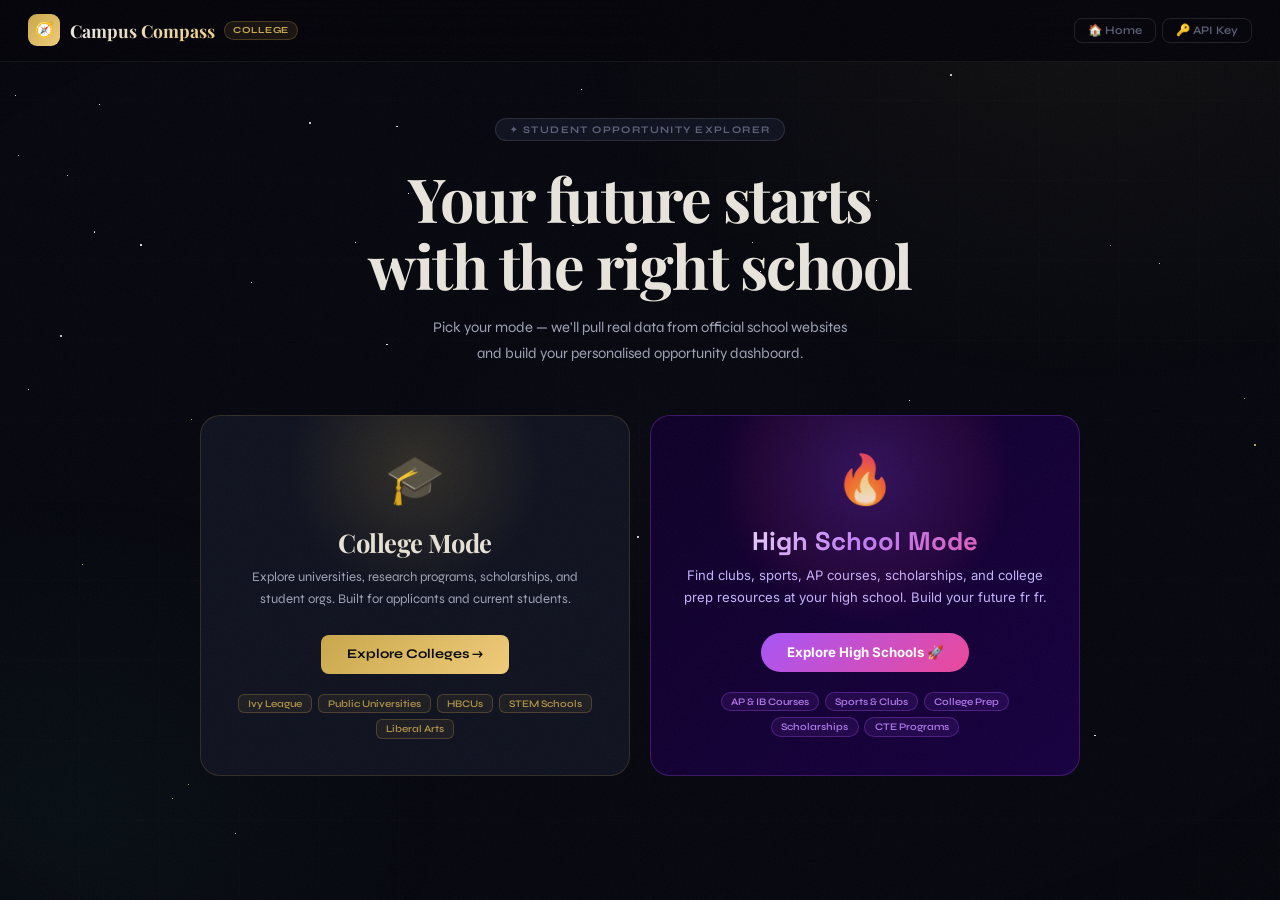
<file: campus-compass_8.html>
<!DOCTYPE html>
<html lang="en">
<head>
<meta charset="UTF-8"/>
<meta name="viewport" content="width=device-width,initial-scale=1,maximum-scale=1"/>
<title>Campus Compass</title>
<link rel="preconnect" href="https://fonts.googleapis.com"/>
<link rel="preconnect" href="https://fonts.gstatic.com" crossorigin/>
<link href="https://fonts.googleapis.com/css2?family=Playfair+Display:ital,wght@0,400;0,600;0,700;1,400&family=Space+Grotesk:wght@400;500;600;700;800&family=Syne:wght@400;600;700&family=Inter:wght@400;500;600&display=swap" rel="stylesheet"/>
<style>
/* ── RESET ── */
*,*::before,*::after{box-sizing:border-box;margin:0;padding:0}

/* ════════════════════════════════════
   COLLEGE MODE VARIABLES
════════════════════════════════════ */
[data-mode="col"]{
  --bg:#07080f;--bg2:#0d0f1c;--bg3:#131626;
  --card:#101320;--card2:#181b2e;--card3:#1f2338;
  --border:rgba(255,255,255,.06);--border2:rgba(255,255,255,.11);--border3:rgba(255,255,255,.19);
  --a1:#c9a84c;--a2:#f0cc7a;--a-dim:rgba(201,168,76,.10);--a-b:rgba(201,168,76,.26);
  --a3:#3dd6c0;--a3-dim:rgba(61,214,192,.10);--a3-b:rgba(61,214,192,.25);
  --a4:#9d7fe8;--a4-dim:rgba(157,127,232,.10);--a4-b:rgba(157,127,232,.25);
  --a5:#e0635a;--a5-dim:rgba(224,99,90,.10);--a5-b:rgba(224,99,90,.25);
  --a6:#5baee8;--a6-dim:rgba(91,174,232,.10);--a6-b:rgba(91,174,232,.25);
  --t1:#e8e4dc;--t2:#9ea3b5;--t3:#5c6178;--t4:#3a3f55;
  --r:10px;--r2:14px;--r3:20px;--rbtn:8px;
  --fh:'Playfair Display',Georgia,serif;
  --fb:'Syne',system-ui,sans-serif;
  --card-shadow:0 2px 8px rgba(0,0,0,.4);
  --hover-shadow:0 12px 40px rgba(0,0,0,.5);
  --mesh:radial-gradient(ellipse 700px 500px at 80% 5%,rgba(201,168,76,.05),transparent 70%),radial-gradient(ellipse 500px 400px at 10% 85%,rgba(61,214,192,.03),transparent 70%);
}

/* ════════════════════════════════════
   HIGH SCHOOL MODE VARIABLES
════════════════════════════════════ */
[data-mode="hs"]{
  --bg:#060010;--bg2:#0b001e;--bg3:#110028;
  --card:#0f0024;--card2:#160032;--card3:#1d0042;
  --border:rgba(168,85,247,.10);--border2:rgba(168,85,247,.20);--border3:rgba(168,85,247,.38);
  --a1:#a855f7;--a2:#c084fc;--a-dim:rgba(168,85,247,.12);--a-b:rgba(168,85,247,.32);
  --a3:#ec4899;--a3-dim:rgba(236,72,153,.12);--a3-b:rgba(236,72,153,.30);
  --a4:#06b6d4;--a4-dim:rgba(6,182,212,.12);--a4-b:rgba(6,182,212,.28);
  --a5:#34c98a;--a5-dim:rgba(52,201,138,.12);--a5-b:rgba(52,201,138,.28);
  --a6:#f59e0b;--a6-dim:rgba(245,158,11,.12);--a6-b:rgba(245,158,11,.28);
  --t1:#f0ebff;--t2:#c4b5fd;--t3:#7c6fa0;--t4:#4a3f6b;
  --r:18px;--r2:22px;--r3:28px;--rbtn:100px;
  --fh:'Space Grotesk',system-ui,sans-serif;
  --fb:'Inter',system-ui,sans-serif;
  --card-shadow:0 0 20px rgba(168,85,247,.06);
  --hover-shadow:0 8px 32px rgba(168,85,247,.22);
  --mesh:radial-gradient(ellipse 600px 500px at 20% 10%,rgba(168,85,247,.10),transparent 60%),radial-gradient(ellipse 500px 400px at 80% 80%,rgba(236,72,153,.07),transparent 60%);
}

/* ── BASE ── */
html{font-size:16px;scroll-behavior:smooth}
body{
  background:var(--bg);color:var(--t1);
  font-family:var(--fb);min-height:100vh;
  overflow-x:hidden;transition:background .5s,color .5s;
}
/* ── COLLEGE BACKGROUND: Dark Academic grain + subtle gold geometry ── */
[data-mode="col"] body,body[data-mode="col"]{background:#07080f}

/* Grain overlay — college only */
[data-mode="col"]::after,body[data-mode="col"]::after{
  content:'';position:fixed;inset:0;
  background-image:url("data:image/svg+xml,%3Csvg xmlns='http://www.w3.org/2000/svg' width='300' height='300'%3E%3Cfilter id='n'%3E%3CfeTurbulence type='fractalNoise' baseFrequency='.62' numOctaves='4' stitchTiles='stitch'/%3E%3C/filter%3E%3Crect width='300' height='300' filter='url(%23n)' opacity='.035'/%3E%3C/svg%3E");
  pointer-events:none;z-index:9998;opacity:.7;
}

/* HS background: deep purple, no grain */
[data-mode="hs"]::after,body[data-mode="hs"]::after{content:none}

/* Shared star canvas */
.stars{position:fixed;inset:0;pointer-events:none;z-index:0;overflow:hidden}

/* College stars: small, white, very dim & slow */
.star{
  position:absolute;border-radius:50%;
  animation:twinkle var(--d,4s) ease-in-out infinite var(--dl,0s);
}
[data-mode="col"] .star{background:#fff}
/* HS stars: tinted purple/pink/cyan, brighter, faster */
[data-mode="hs"] .star{background:var(--sc,#fff)}

@keyframes twinkle{0%,100%{opacity:var(--op,.15)}50%{opacity:var(--op2,.7)}}

/* College mesh: two faint gold/teal radial glows */
.mesh{position:fixed;inset:0;z-index:0;pointer-events:none;transition:background .7s}
[data-mode="col"] .mesh{
  background:
    radial-gradient(ellipse 800px 600px at 85% 0%,  rgba(201,168,76,.06), transparent 65%),
    radial-gradient(ellipse 600px 500px at 5%  90%, rgba(61,214,192,.04), transparent 65%),
    radial-gradient(ellipse 400px 300px at 50% 50%, rgba(157,127,232,.02),transparent 70%);
}

/* College: subtle diagonal rule lines like aged paper */
.col-grid{
  position:fixed;inset:0;z-index:0;pointer-events:none;
  background-image:
    repeating-linear-gradient(0deg, transparent, transparent 79px, rgba(201,168,76,.025) 80px),
    repeating-linear-gradient(90deg,transparent, transparent 79px, rgba(201,168,76,.015) 80px);
}
[data-mode="hs"] .col-grid{display:none}

/* HS mesh: large animated gradient blobs */
[data-mode="hs"] .mesh{
  background:
    radial-gradient(ellipse 700px 600px at 15% 5%,  rgba(168,85,247,.14), transparent 60%),
    radial-gradient(ellipse 500px 500px at 85% 80%, rgba(236,72,153,.10), transparent 55%),
    radial-gradient(ellipse 400px 350px at 50% 45%, rgba(6,182,212,.05),  transparent 60%);
  animation:blobDrift 12s ease-in-out infinite alternate;
}
@keyframes blobDrift{
  0%  {background:
    radial-gradient(ellipse 700px 600px at 15% 5%,  rgba(168,85,247,.14), transparent 60%),
    radial-gradient(ellipse 500px 500px at 85% 80%, rgba(236,72,153,.10), transparent 55%),
    radial-gradient(ellipse 400px 350px at 50% 45%, rgba(6,182,212,.05),  transparent 60%)}
  50% {background:
    radial-gradient(ellipse 750px 550px at 25% 15%, rgba(168,85,247,.18), transparent 58%),
    radial-gradient(ellipse 550px 480px at 75% 70%, rgba(236,72,153,.13), transparent 52%),
    radial-gradient(ellipse 450px 380px at 60% 35%, rgba(6,182,212,.07),  transparent 58%)}
  100%{background:
    radial-gradient(ellipse 680px 620px at 10% 20%, rgba(168,85,247,.12), transparent 62%),
    radial-gradient(ellipse 520px 520px at 90% 75%, rgba(236,72,153,.09), transparent 58%),
    radial-gradient(ellipse 420px 360px at 40% 55%, rgba(6,182,212,.06),  transparent 62%)}
}

/* HS: dot grid overlay */
.hs-dots{
  position:fixed;inset:0;z-index:0;pointer-events:none;
  background-image:radial-gradient(circle, rgba(168,85,247,.18) 1px, transparent 1px);
  background-size:36px 36px;
  mask-image:radial-gradient(ellipse 100% 100% at 50% 50%, black 30%, transparent 100%);
  -webkit-mask-image:radial-gradient(ellipse 100% 100% at 50% 50%, black 30%, transparent 100%);
}
[data-mode="col"] .hs-dots{display:none}

/* HS: aurora strip at top */
.hs-aurora{
  position:fixed;top:0;left:0;right:0;height:260px;z-index:0;pointer-events:none;
  background:linear-gradient(180deg,
    rgba(168,85,247,.18) 0%,
    rgba(236,72,153,.08) 45%,
    transparent 100%);
  filter:blur(40px);
  animation:auroraPulse 6s ease-in-out infinite alternate;
}
@keyframes auroraPulse{
  0%  {opacity:.7;transform:scaleX(1)}
  50% {opacity:1; transform:scaleX(1.04)}
  100%{opacity:.6;transform:scaleX(.97)}
}
[data-mode="col"] .hs-aurora{display:none}

/* College: corner vignette for drama */
.col-vignette{
  position:fixed;inset:0;z-index:0;pointer-events:none;
  background:radial-gradient(ellipse 120% 100% at 50% 50%, transparent 55%, rgba(4,5,10,.7) 100%);
}
[data-mode="hs"] .col-vignette{display:none}
.app{position:relative;z-index:1;min-height:100vh;display:flex;flex-direction:column}

/* ═══════════════════
   HEADER
═══════════════════ */
.hdr{
  display:flex;align-items:center;justify-content:space-between;
  padding:.9rem 1.75rem;border-bottom:1px solid var(--border);
  background:rgba(6,5,12,.88);backdrop-filter:blur(20px);
  position:sticky;top:0;z-index:200;gap:1rem;flex-wrap:wrap;
  transition:border-color .5s,background .5s;
}
[data-mode="hs"] .hdr{background:rgba(5,0,14,.88)}
.logo{display:flex;align-items:center;gap:.6rem;cursor:pointer;user-select:none}
.logo-icon{
  width:32px;height:32px;border-radius:9px;display:flex;align-items:center;
  justify-content:center;font-size:.95rem;font-weight:700;flex-shrink:0;
  background:linear-gradient(135deg,var(--a1),var(--a2));color:#080808;
  transition:all .3s;
}
[data-mode="hs"] .logo-icon{box-shadow:0 0 16px rgba(168,85,247,.4)}
.logo-text{
  font-family:var(--fh);font-size:1.1rem;font-weight:700;
  background:linear-gradient(135deg,var(--t1) 20%,var(--a2));
  -webkit-background-clip:text;-webkit-text-fill-color:transparent;background-clip:text;
  transition:all .4s;
}
[data-mode="hs"] .logo-text{background:linear-gradient(135deg,#fff,var(--a1) 50%,var(--a3));-webkit-background-clip:text;background-clip:text}
.logo-badge{
  font-size:.58rem;font-weight:700;letter-spacing:.08em;text-transform:uppercase;
  color:var(--a1);background:var(--a-dim);border:1px solid var(--a-b);
  padding:.14rem .48rem;border-radius:100px;transition:all .4s;
}
.hdr-nav{display:flex;align-items:center;gap:.4rem;flex-wrap:wrap}
.hdr-btn{
  font-family:var(--fb);font-size:.72rem;font-weight:600;color:var(--t3);
  background:none;border:1px solid var(--border2);border-radius:var(--rbtn);
  padding:.28rem .8rem;cursor:pointer;transition:all .18s;white-space:nowrap;
}
.hdr-btn:hover{color:var(--t1);border-color:var(--border3);background:var(--card)}
.hdr-btn.on{color:var(--a1);border-color:var(--a-b);background:var(--a-dim)}

/* ═══════════════════
   PAGES
═══════════════════ */
.page{display:none;animation:rise .4s cubic-bezier(.25,.46,.45,.94) both}
.page.active{display:block}
@keyframes rise{from{opacity:0;transform:translateY(18px)}to{opacity:1;transform:none}}

/* ═══════════════════
   HOME — MODE SELECTOR
═══════════════════ */
.home-wrap{max-width:1080px;margin:0 auto;padding:3.5rem 1.5rem 4rem}
.home-top{text-align:center;margin-bottom:3rem}
.home-kicker{
  display:inline-flex;align-items:center;gap:.45rem;
  font-size:.63rem;font-weight:700;letter-spacing:.14em;text-transform:uppercase;
  color:var(--t3);background:var(--card);border:1px solid var(--border2);
  padding:.28rem .85rem;border-radius:100px;margin-bottom:1.5rem;
}
.home-h1{
  font-family:'Playfair Display',Georgia,serif;
  font-size:clamp(2.2rem,5vw,3.8rem);font-weight:700;line-height:1.1;
  letter-spacing:-.025em;color:var(--t1);margin-bottom:1rem;
}
.home-sub{font-size:.92rem;color:var(--t2);max-width:440px;margin:0 auto;line-height:1.75}

.mode-cards{display:grid;grid-template-columns:1fr 1fr;gap:1.25rem;max-width:880px;margin:0 auto}

/* College card */
.mc-col{
  background:var(--card);border:1px solid rgba(201,168,76,.18);
  border-radius:20px;padding:2.25rem 2rem;cursor:pointer;
  position:relative;overflow:hidden;text-align:center;
  transition:all .25s cubic-bezier(.25,.46,.45,.94);
}
.mc-col:hover{transform:translateY(-5px);border-color:rgba(201,168,76,.4);box-shadow:0 20px 60px rgba(201,168,76,.12)}
.mc-col-glow{
  position:absolute;width:260px;height:260px;border-radius:50%;
  top:-80px;left:50%;transform:translateX(-50%);pointer-events:none;
  background:radial-gradient(circle,rgba(201,168,76,.18),transparent 70%);
}
.mc-col-icon{font-size:3rem;margin-bottom:1rem;display:block}
.mc-col-title{
  font-family:'Playfair Display',serif;font-size:1.6rem;font-weight:700;
  color:#e8e4dc;margin-bottom:.55rem;letter-spacing:-.02em;
}
.mc-col-desc{font-family:'Syne',sans-serif;font-size:.82rem;color:#9ea3b5;line-height:1.65;margin-bottom:1.5rem}
.mc-col-btn{
  display:inline-flex;align-items:center;gap:.5rem;font-family:'Syne',sans-serif;
  font-size:.83rem;font-weight:700;padding:.72rem 1.6rem;border-radius:8px;
  border:none;cursor:pointer;transition:all .2s;
  background:linear-gradient(135deg,#c9a84c,#f0cc7a);color:#0b0b0b;
}
.mc-col-btn:hover{box-shadow:0 8px 24px rgba(201,168,76,.45);transform:translateY(-1px)}
.mc-col-tags{display:flex;gap:.35rem;justify-content:center;flex-wrap:wrap;margin-top:1.25rem}
.mc-col-tag{
  font-size:.63rem;font-weight:600;padding:.18rem .58rem;
  border-radius:6px;border:1px solid rgba(201,168,76,.25);
  color:rgba(201,168,76,.85);background:rgba(201,168,76,.08);
}

/* High School card */
.mc-hs{
  background:linear-gradient(135deg,#0f0028,#180040);
  border:1px solid rgba(168,85,247,.28);
  border-radius:20px;padding:2.25rem 2rem;cursor:pointer;
  position:relative;overflow:hidden;text-align:center;
  transition:all .25s cubic-bezier(.25,.46,.45,.94);
}
.mc-hs:hover{transform:translateY(-5px);border-color:rgba(168,85,247,.55);box-shadow:0 20px 60px rgba(168,85,247,.22)}
.mc-hs-glow{
  position:absolute;width:300px;height:300px;border-radius:50%;
  top:-90px;left:50%;transform:translateX(-50%);pointer-events:none;
  background:radial-gradient(circle,rgba(168,85,247,.22),rgba(236,72,153,.08) 50%,transparent 70%);
}
.mc-hs-icon{font-size:3rem;margin-bottom:1rem;display:block}
.mc-hs-title{
  font-family:'Space Grotesk',sans-serif;font-size:1.6rem;font-weight:700;
  background:linear-gradient(135deg,#fff,#c084fc 50%,#ec4899);
  -webkit-background-clip:text;-webkit-text-fill-color:transparent;background-clip:text;
  margin-bottom:.55rem;
}
.mc-hs-desc{font-family:'Inter',sans-serif;font-size:.82rem;color:#c4b5fd;line-height:1.65;margin-bottom:1.5rem}
.mc-hs-btn{
  display:inline-flex;align-items:center;gap:.5rem;font-family:'Inter',sans-serif;
  font-size:.83rem;font-weight:700;padding:.72rem 1.6rem;border-radius:100px;
  border:none;cursor:pointer;transition:all .2s;
  background:linear-gradient(135deg,#a855f7,#ec4899);color:#fff;
}
.mc-hs-btn:hover{box-shadow:0 8px 28px rgba(168,85,247,.5);transform:translateY(-1px)}
.mc-hs-tags{display:flex;gap:.35rem;justify-content:center;flex-wrap:wrap;margin-top:1.25rem}
.mc-hs-tag{
  font-size:.63rem;font-weight:600;padding:.18rem .58rem;
  border-radius:100px;border:1px solid rgba(168,85,247,.3);
  color:rgba(192,132,252,.9);background:rgba(168,85,247,.10);
}

/* ═══════════════════
   DIRECTORY
═══════════════════ */
.dir-wrap{max-width:1200px;margin:0 auto;padding:1.75rem 1.5rem 4rem}
.dir-head{margin-bottom:1.75rem}
.pg-title{font-family:var(--fh);font-size:1.85rem;font-weight:700;letter-spacing:-.02em;color:var(--t1);margin-bottom:.3rem}
[data-mode="hs"] .pg-title{
  background:linear-gradient(135deg,#fff,var(--a2) 60%,var(--a3));
  -webkit-background-clip:text;-webkit-text-fill-color:transparent;background-clip:text;
}
.pg-sub{font-size:.8rem;color:var(--t3);margin-bottom:1.2rem}
.dir-controls{display:flex;align-items:center;gap:.6rem;flex-wrap:wrap}
.dir-search{
  flex:1;min-width:185px;max-width:350px;font-family:var(--fb);font-size:.84rem;
  color:var(--t1);background:var(--card);border:1.5px solid var(--border2);
  border-radius:var(--r);padding:.65rem 1rem;outline:none;
  transition:border-color .2s,box-shadow .2s;
}
.dir-search::placeholder{color:var(--t3)}
.dir-search:focus{border-color:var(--a1);box-shadow:0 0 0 3px var(--a-dim)}
.filter-row{display:flex;gap:.32rem;flex-wrap:wrap}
.fpill{
  font-size:.68rem;font-weight:600;color:var(--t3);background:var(--card2);
  border:1px solid var(--border2);padding:.24rem .72rem;border-radius:100px;cursor:pointer;transition:all .15s;
}
.fpill:hover{color:var(--t2)}
.fpill.on{color:var(--a1);background:var(--a-dim);border-color:var(--a-b)}
.cat-section{margin-bottom:2.2rem}
.cat-label{
  font-size:.6rem;font-weight:700;letter-spacing:.13em;text-transform:uppercase;
  color:var(--t3);margin-bottom:.8rem;display:flex;align-items:center;gap:.6rem;
}
.cat-label::after{content:'';flex:1;height:1px;background:var(--border)}
.school-grid{display:grid;grid-template-columns:repeat(auto-fill,minmax(200px,1fr));gap:.6rem}
.stile{
  background:var(--card);border:1px solid var(--border);
  border-radius:var(--r2);padding:.95rem 1rem;
  cursor:pointer;position:relative;overflow:hidden;
  transition:all .2s cubic-bezier(.25,.46,.45,.94);
  box-shadow:var(--card-shadow);
}
.stile:hover{transform:translateY(-3px);border-color:var(--border2);box-shadow:var(--hover-shadow)}
[data-mode="col"] .stile:hover{border-color:rgba(201,168,76,.3);background:rgba(201,168,76,.03)}
[data-mode="hs"] .stile:hover{border-color:var(--a-b);background:rgba(168,85,247,.05)}
.stile-em{font-size:1.25rem;margin-bottom:.45rem;display:block}
.stile-name{font-family:var(--fh);font-size:.88rem;font-weight:600;color:var(--t1);margin-bottom:.22rem;line-height:1.3}
.stile-meta{font-size:.67rem;color:var(--t3);margin-bottom:.5rem}
.stile-tags{display:flex;gap:.25rem;flex-wrap:wrap}
.stile-tag{font-size:.58rem;font-weight:600;padding:.15rem .48rem;border-radius:100px;border:1px solid var(--a-b);color:var(--a1);background:var(--a-dim)}
.stile-vibe{font-size:.58rem;font-weight:600;padding:.15rem .48rem;border-radius:100px;border:1px solid var(--border2);color:var(--t3);background:var(--card2)}
.stile-arrow{position:absolute;bottom:.75rem;right:.8rem;font-size:.7rem;color:var(--t4);transition:all .2s}
.stile:hover .stile-arrow{color:var(--t2);transform:translateX(3px)}
.no-results{text-align:center;padding:3rem 1rem;color:var(--t3);font-size:.84rem}

/* ═══════════════════
   QUIZ
═══════════════════ */
.quiz-wrap{max-width:560px;margin:0 auto;padding:2rem 1.5rem 3.5rem}
.qbanner{
  display:flex;align-items:center;gap:.8rem;background:var(--card);
  border:1px solid var(--border2);border-radius:var(--r2);padding:.85rem 1.1rem;margin-bottom:1.75rem;
}
.qb-icon{font-size:1.3rem;flex-shrink:0}
.qb-name{font-family:var(--fh);font-size:.92rem;font-weight:600;color:var(--t1)}
.qb-meta{font-size:.68rem;color:var(--t3);margin-top:.07rem}
.prog-bar{display:flex;gap:.38rem;margin-bottom:.45rem}
.prog-seg{flex:1;height:3px;border-radius:100px;background:var(--border2);transition:background .4s}
.prog-seg.done,.prog-seg.on{background:var(--a1)}
.prog-meta{display:flex;justify-content:space-between;font-size:.67rem;color:var(--t3);font-weight:600;margin-bottom:2rem}
.prog-meta .cur{color:var(--a1)}
.q-block{display:none;animation:rise .35s ease both}
.q-block.active{display:block}
.q-badge{
  display:inline-block;font-size:.6rem;font-weight:700;letter-spacing:.1em;text-transform:uppercase;
  padding:.2rem .68rem;border-radius:100px;margin-bottom:.8rem;
  color:var(--a1);background:var(--a-dim);border:1px solid var(--a-b);
}
.q-h{font-family:var(--fh);font-size:1.8rem;font-weight:700;line-height:1.15;letter-spacing:-.02em;color:var(--t1);margin-bottom:.38rem}
[data-mode="hs"] .q-h{font-size:1.7rem}
.q-sub{font-size:.79rem;color:var(--t3);margin-bottom:1.5rem;line-height:1.6}
.q-field{
  width:100%;font-family:var(--fb);font-size:.9rem;color:var(--t1);
  background:var(--card);border:1.5px solid var(--border2);
  border-radius:var(--r);padding:.82rem 1.05rem;outline:none;
  transition:border-color .2s,box-shadow .2s;-webkit-appearance:none;
}
.q-field:focus{border-color:var(--a1);box-shadow:0 0 0 4px var(--a-dim)}
.q-field::placeholder{color:var(--t3)}
input[type=date]::-webkit-calendar-picker-indicator{filter:invert(.4);cursor:pointer}
.maj-grid{display:grid;grid-template-columns:repeat(2,1fr);gap:.42rem;margin-bottom:.6rem}
.maj-tile{
  display:flex;align-items:center;gap:.52rem;padding:.68rem .82rem;
  border-radius:var(--r);border:1.5px solid var(--border2);background:var(--card);
  cursor:pointer;transition:all .15s;
}
.maj-tile:hover,.maj-tile.pk{border-color:var(--a1);background:var(--a-dim)}
.maj-tile.pk .mtl{color:var(--a1)}
.mti{font-size:.98rem;flex-shrink:0}
.mtl{font-size:.74rem;font-weight:500;color:var(--t2)}
.grade-grid{display:grid;grid-template-columns:repeat(4,1fr);gap:.42rem;margin-bottom:.6rem}
.grade-tile{
  display:flex;flex-direction:column;align-items:center;padding:.82rem .4rem;
  border-radius:var(--r);border:1.5px solid var(--border2);background:var(--card);
  cursor:pointer;transition:all .15s;text-align:center;
}
.grade-tile:hover,.grade-tile.pk{border-color:var(--a1);background:var(--a-dim)}
.grade-tile.pk .gtn,.grade-tile.pk .gtl{color:var(--a1)}
.gtn{font-family:var(--fh);font-size:1.4rem;font-weight:700;color:var(--t2)}
.gtl{font-size:.62rem;color:var(--t3);font-weight:500}
.int-grid{display:grid;grid-template-columns:repeat(3,1fr);gap:.38rem;margin-bottom:.6rem}
.int-tile{
  display:flex;align-items:center;gap:.42rem;padding:.6rem .72rem;
  border-radius:var(--r);border:1.5px solid var(--border2);background:var(--card);
  cursor:pointer;transition:all .15s;font-size:.72rem;font-weight:500;color:var(--t2);
}
.int-tile:hover,.int-tile.pk{border-color:var(--a1);background:var(--a-dim);color:var(--a1)}
.int-icon{font-size:.88rem;flex-shrink:0}
.q-nav{display:flex;align-items:center;justify-content:space-between;margin-top:1.6rem;gap:1rem}
.q-back{font-family:var(--fb);font-size:.76rem;color:var(--t3);background:none;border:none;cursor:pointer;padding:.42rem;transition:color .15s}
.q-back:hover{color:var(--t1)}
.btn{
  display:inline-flex;align-items:center;gap:.5rem;font-family:var(--fb);
  font-size:.84rem;font-weight:700;padding:.76rem 1.7rem;
  border-radius:var(--rbtn);border:none;cursor:pointer;
  transition:all .2s cubic-bezier(.25,.46,.45,.94);
  background:linear-gradient(135deg,var(--a1),var(--a2));color:#0a0a0a;
}
.btn:hover{transform:translateY(-2px);box-shadow:0 8px 28px var(--a-dim)}
[data-mode="hs"] .btn{color:#fff;box-shadow:0 4px 20px rgba(168,85,247,.3)}
.btn:disabled{opacity:.4;cursor:not-allowed;transform:none;box-shadow:none}

/* ═══════════════════
   LOADING
═══════════════════ */
.load-wrap{max-width:440px;margin:0 auto;padding:5rem 1.5rem;text-align:center}
.loader-orb{position:relative;width:62px;height:62px;margin:0 auto 1.65rem}
.lo-core{
  position:absolute;inset:16px;border-radius:50%;
  background:linear-gradient(135deg,var(--a1),var(--a2));
  animation:pulse 1.5s ease infinite;
}
@keyframes pulse{0%,100%{box-shadow:0 0 0 0 var(--a-b)}50%{box-shadow:0 0 0 12px transparent}}
.lo-ring{position:absolute;inset:0;border-radius:50%;border:2px solid var(--border2);border-top-color:var(--a1);animation:spin 1s linear infinite}
@keyframes spin{to{transform:rotate(360deg)}}
.load-title{font-family:var(--fh);font-size:1.6rem;font-weight:700;margin-bottom:.42rem}
.load-sub{font-size:.79rem;color:var(--t3);margin-bottom:1.65rem;line-height:1.65}
.load-url{font-size:.68rem;color:var(--t3);background:var(--card);padding:.42rem .88rem;border-radius:var(--r);border:1px solid var(--border2);margin-bottom:1.65rem;word-break:break-all}
.load-steps{display:flex;flex-direction:column;gap:.42rem}
.ls{display:flex;align-items:center;gap:.72rem;padding:.62rem .92rem;border-radius:var(--r);border:1px solid var(--border2);background:var(--card);font-size:.77rem;color:var(--t3);text-align:left;transition:all .3s}
.ls.act{border-color:var(--a-b);background:var(--a-dim);color:var(--t1);font-weight:500}
.ls.done{border-color:rgba(52,201,138,.25);background:rgba(52,201,138,.08);color:#34c98a}
.ls-dot{width:7px;height:7px;border-radius:50%;background:var(--border2);flex-shrink:0;transition:background .3s}
.ls.act .ls-dot{background:var(--a1);animation:blink 1s ease infinite}
.ls.done .ls-dot{background:#34c98a}
@keyframes blink{0%,100%{transform:scale(1)}50%{transform:scale(1.5)}}

/* ═══════════════════
   DASHBOARD
═══════════════════ */
.dash-wrap{max-width:1150px;margin:0 auto;padding:1.75rem 1.5rem 4rem}
.compare-strip{
  background:var(--card);border:1px solid var(--border2);border-radius:var(--r2);
  padding:.72rem .95rem;margin-bottom:1.65rem;display:flex;align-items:center;gap:.6rem;flex-wrap:wrap;
}
.cs-lbl{font-size:.67rem;font-weight:600;color:var(--t3);white-space:nowrap}
.cs-sch{
  display:flex;align-items:center;background:var(--card2);border:1px solid var(--border2);
  border-radius:100px;padding:.22rem .68rem;cursor:pointer;transition:all .15s;
}
.cs-sch:hover{border-color:var(--border3)}
.cs-sch.act{border-color:var(--a-b);background:var(--a-dim)}
.cs-sname{font-size:.67rem;font-weight:600;color:var(--t2)}
.cs-sch.act .cs-sname{color:var(--a1)}
.cs-add{
  font-family:var(--fb);font-size:.67rem;font-weight:600;color:var(--t3);
  background:none;border:1px dashed var(--border2);border-radius:100px;
  padding:.22rem .68rem;cursor:pointer;transition:all .15s;
}
.cs-add:hover{color:var(--t2);border-color:var(--border3)}
.dash-top{display:flex;align-items:flex-start;justify-content:space-between;flex-wrap:wrap;gap:1rem;margin-bottom:1.4rem}
.dash-sch-card{
  background:var(--card);border:1px solid var(--border2);border-radius:var(--r2);
  padding:1.05rem 1.3rem;display:flex;align-items:flex-start;gap:.9rem;flex:1;min-width:265px;
}
[data-mode="hs"] .dash-sch-card{box-shadow:0 0 30px rgba(168,85,247,.08)}
.dsc-icon{font-size:1.65rem;flex-shrink:0;margin-top:.1rem}
.dsc-body{flex:1}
.dsc-mode{font-size:.58rem;font-weight:700;letter-spacing:.1em;text-transform:uppercase;color:var(--a1);margin-bottom:.16rem}
.dsc-name{font-family:var(--fh);font-size:1.38rem;font-weight:700;line-height:1.15;color:var(--t1);margin-bottom:.32rem}
[data-mode="hs"] .dsc-name{font-size:1.3rem}
.dsc-pills{display:flex;flex-wrap:wrap;gap:.28rem}
.dash-actions{display:flex;flex-direction:column;align-items:flex-end;gap:.38rem}
.act-btn{
  font-family:var(--fb);font-size:.71rem;color:var(--t3);background:none;
  border:1px solid var(--border2);border-radius:var(--rbtn);
  padding:.26rem .82rem;cursor:pointer;transition:all .18s;white-space:nowrap;
}
.act-btn:hover{color:var(--t1);border-color:var(--border3);background:var(--card)}

/* Match score */
.match-wrap{margin-bottom:1.3rem}
.match-top{display:flex;justify-content:space-between;margin-bottom:.38rem}
.match-lbl{font-size:.7rem;font-weight:600;color:var(--t3)}
.match-pct{font-family:var(--fh);font-size:1.08rem;font-weight:700;color:var(--a1)}
.match-bg{height:6px;background:var(--bg3);border-radius:100px;overflow:hidden}
.match-fill{height:100%;background:linear-gradient(90deg,var(--a1),var(--a2));border-radius:100px;transition:width 1.3s cubic-bezier(.25,.46,.45,.94)}

/* Deadline alert */
.dl-alert{
  display:flex;align-items:center;gap:.7rem;
  background:rgba(224,99,90,.08);border:1px solid rgba(224,99,90,.25);
  border-radius:var(--r);padding:.65rem .95rem;margin-bottom:1.2rem;
  font-size:.77rem;color:#e0635a;font-weight:500;
}
.dl-icon{font-size:.95rem;flex-shrink:0}

/* Pills */
.pill{font-size:.64rem;font-weight:600;padding:.2rem .66rem;border-radius:100px;border:1px solid;display:inline-block}
.pill-a{color:var(--a1);background:var(--a-dim);border-color:var(--a-b)}
.pill-b{color:var(--a3);background:var(--a3-dim);border-color:var(--a3-b)}
.pill-c{color:var(--a4);background:var(--a4-dim);border-color:var(--a4-b)}
.pill-d{color:var(--a5);background:var(--a5-dim);border-color:var(--a5-b)}
.pill-e{color:var(--a6);background:var(--a6-dim);border-color:var(--a6-b)}

/* Source badge */
.src-badge{
  font-size:.62rem;color:var(--t3);background:var(--card2);border:1px solid var(--border);
  border-radius:var(--r);padding:.3rem .78rem;display:flex;align-items:center;gap:.36rem;
  margin-bottom:1.35rem;flex-wrap:wrap;
}
.src-dot{width:5px;height:5px;border-radius:50%;background:var(--a1);animation:blink 2s ease infinite;flex-shrink:0}
.src-link{
  display:inline-flex;align-items:center;margin-left:auto;font-size:.64rem;font-weight:600;
  color:var(--a1);text-decoration:none;padding:.16rem .6rem;border-radius:100px;
  border:1px solid var(--a-b);background:var(--a-dim);transition:all .15s;white-space:nowrap;
}
.src-link:hover{background:var(--a1);color:#0a0a0a}
[data-mode="hs"] .src-link:hover{color:#fff}

/* Stats */
.stat-row{display:grid;grid-template-columns:repeat(auto-fit,minmax(135px,1fr));gap:.72rem;margin-bottom:1.5rem}
.stat-card{background:var(--card);border:1px solid var(--border);border-radius:var(--r2);padding:.95rem 1.15rem;position:relative;overflow:hidden;box-shadow:var(--card-shadow)}
.stat-card::before{content:'';position:absolute;top:0;left:0;right:0;height:2.5px}
.sc-a::before{background:linear-gradient(90deg,var(--a1),var(--a2))}
.sc-b::before{background:linear-gradient(90deg,var(--a3),var(--a2))}
.sc-c::before{background:linear-gradient(90deg,var(--a4),var(--a3))}
.sc-d::before{background:linear-gradient(90deg,var(--a5),var(--a6))}
.stat-val{font-family:var(--fh);font-size:1.65rem;font-weight:700;line-height:1;margin-bottom:.2rem}
.sc-a .stat-val{color:var(--a2)}.sc-b .stat-val{color:var(--a3)}.sc-c .stat-val{color:var(--a4)}.sc-d .stat-val{color:var(--a5)}
.stat-lbl{font-size:.65rem;color:var(--t3);font-weight:500}

/* Tabs */
.tab-bar{display:flex;gap:0;border-bottom:1px solid var(--border);margin-bottom:1.5rem;overflow-x:auto;scrollbar-width:none}
.tab-bar::-webkit-scrollbar{display:none}
.tab-btn{
  font-family:var(--fb);font-size:.74rem;font-weight:600;color:var(--t3);
  background:transparent;border:none;cursor:pointer;padding:.68rem 1.1rem;
  border-bottom:2px solid transparent;margin-bottom:-1px;white-space:nowrap;transition:all .18s;
}
.tab-btn:hover{color:var(--t2)}
.tab-btn.on{color:var(--a1);border-bottom-color:var(--a1)}
.tab-pane{display:none;animation:rise .3s ease}
.tab-pane.on{display:block}

/* Section label */
.sec-lbl{font-size:.6rem;font-weight:700;letter-spacing:.12em;text-transform:uppercase;color:var(--t3);margin-bottom:.85rem;display:flex;align-items:center;gap:.58rem}
.sec-lbl::after{content:'';flex:1;height:1px;background:var(--border)}

/* Section link bar */
.sec-link-bar{margin-bottom:.65rem}
.sec-link{
  display:inline-flex;align-items:center;gap:.3rem;font-size:.7rem;font-weight:600;
  color:var(--t3);text-decoration:none;padding:.26rem .82rem;border-radius:100px;
  border:1px solid var(--border2);background:var(--card);transition:all .18s;
}
.sec-link:hover{color:var(--t1);border-color:var(--border3);background:var(--card2);transform:translateY(-1px)}

/* Opportunity cards */
.opp-grid{display:grid;grid-template-columns:repeat(auto-fill,minmax(265px,1fr));gap:.82rem;margin-bottom:1.9rem}
.oc{
  background:var(--card);border:1px solid var(--border);border-radius:var(--r2);
  padding:1.15rem;position:relative;overflow:hidden;
  transition:all .2s cubic-bezier(.25,.46,.45,.94);box-shadow:var(--card-shadow);
}
[data-mode="hs"] .oc{
  background:linear-gradient(var(--card),var(--card)) padding-box,
             linear-gradient(135deg,rgba(168,85,247,.2),rgba(236,72,153,.1)) border-box;
  border:1px solid transparent;
}
.oc:hover{transform:translateY(-3px);box-shadow:var(--hover-shadow)}
[data-mode="col"] .oc:hover{border-color:var(--border2)}
.oc-bar{position:absolute;top:0;left:0;right:0;height:3px}
.ca .oc-bar{background:linear-gradient(90deg,var(--a1),var(--a2))}
.cb .oc-bar{background:linear-gradient(90deg,var(--a3),var(--a2))}
.cc .oc-bar{background:linear-gradient(90deg,var(--a4),var(--a3))}
.cd .oc-bar{background:linear-gradient(90deg,var(--a5),var(--a6))}
.ce .oc-bar{background:linear-gradient(90deg,var(--a6),var(--a4))}
.oc-type{font-size:.58rem;font-weight:700;letter-spacing:.09em;text-transform:uppercase;margin-bottom:.32rem}
.ca .oc-type{color:var(--a1)}.cb .oc-type{color:var(--a3)}.cc .oc-type{color:var(--a4)}.cd .oc-type{color:var(--a5)}.ce .oc-type{color:var(--a6)}
.oc-title{font-family:var(--fh);font-size:.96rem;font-weight:600;line-height:1.3;color:var(--t1);margin-bottom:.32rem}
.oc-desc{font-size:.74rem;color:var(--t2);line-height:1.6;margin-bottom:.75rem}
.oc-foot{display:flex;align-items:center;justify-content:space-between;padding-top:.58rem;border-top:1px solid var(--border);gap:.38rem;flex-wrap:wrap}
.oc-src{font-size:.6rem;color:var(--t3);display:flex;align-items:center;gap:.26rem}
.oc-src-dot{width:4px;height:4px;border-radius:50%;background:var(--a1);flex-shrink:0}
.oc-dl{font-size:.64rem;font-weight:600;color:#e0635a}
.oc-link{
  display:inline-flex;align-items:center;font-size:.64rem;font-weight:600;
  text-decoration:none;padding:.18rem .58rem;border-radius:100px;border:1px solid;
  transition:all .15s;white-space:nowrap;
}
.ca .oc-link{color:var(--a1);border-color:var(--a-b);background:var(--a-dim)}
.ca .oc-link:hover{background:var(--a1);color:#0a0a0a}
.cb .oc-link{color:var(--a3);border-color:var(--a3-b);background:var(--a3-dim)}
.cb .oc-link:hover{background:var(--a3);color:#0a0a0a}
[data-mode="hs"] .cb .oc-link:hover{color:#fff}
.cc .oc-link{color:var(--a4);border-color:var(--a4-b);background:var(--a4-dim)}
.cc .oc-link:hover{background:var(--a4);color:#0a0a0a}
[data-mode="hs"] .cc .oc-link:hover{color:#fff}
.cd .oc-link{color:var(--a5);border-color:var(--a5-b);background:var(--a5-dim)}
.cd .oc-link:hover{background:var(--a5);color:#fff}
[data-mode="col"] .cd .oc-link:hover{color:#0a0a0a}
.ce .oc-link{color:var(--a6);border-color:var(--a6-b);background:var(--a6-dim)}
.ce .oc-link:hover{background:var(--a6);color:#0a0a0a}

/* Schedule */
.week-grid{display:grid;grid-template-columns:repeat(auto-fill,minmax(190px,1fr));gap:.72rem;margin-bottom:1.5rem}
.day-card{background:var(--card);border:1px solid var(--border);border-radius:var(--r2);overflow:hidden;box-shadow:var(--card-shadow)}
.day-hd{padding:.62rem .95rem;background:var(--card2);display:flex;align-items:center;justify-content:space-between;border-bottom:1px solid var(--border)}
.day-nm{font-size:.67rem;font-weight:700;letter-spacing:.07em;text-transform:uppercase;color:var(--t1)}
.day-tp{font-size:.59rem;color:var(--t3)}
.tb{display:flex;align-items:flex-start;gap:.52rem;padding:.48rem .95rem;border-bottom:1px solid var(--border);transition:background .15s}
.tb:last-child{border-bottom:none}.tb:hover{background:var(--bg3)}
.tb-t{font-size:.61rem;font-weight:700;color:var(--t3);min-width:44px;padding-top:.03rem}
.tb-dot{width:6px;height:6px;border-radius:50%;margin-top:.26rem;flex-shrink:0}
.tb-b{flex:1}
.tb-n{font-size:.73rem;font-weight:500;color:var(--t1);line-height:1.3}
.tb-w{font-size:.63rem;color:var(--t3);margin-top:.04rem}
.tb-link{font-size:.6rem;color:var(--t3);text-decoration:none;margin-left:.18rem;transition:color .15s}
.tb-link:hover{color:var(--a1)}

/* Workload */
.wl-row{display:grid;grid-template-columns:repeat(auto-fit,minmax(225px,1fr));gap:.75rem;margin-bottom:1.5rem}
.wl-card{background:var(--card);border:1px solid var(--border);border-radius:var(--r2);padding:1.05rem;box-shadow:var(--card-shadow)}
.wl-head{display:flex;align-items:center;justify-content:space-between;margin-bottom:.7rem}
.wl-title{font-family:var(--fh);font-size:.88rem;font-weight:600;color:var(--t1)}
.wl-score{font-size:1.12rem;font-weight:700}
.wl-bg{height:5px;background:var(--bg3);border-radius:100px;overflow:hidden;margin-bottom:.28rem}
.wl-bar{height:100%;border-radius:100px;transition:width 1.2s cubic-bezier(.25,.46,.45,.94)}
.wl-note{font-size:.65rem;color:var(--t3)}

/* Prose card */
.prose-card{
  background:var(--card);border:1px solid var(--border);border-radius:var(--r2);
  padding:1.45rem;line-height:1.8;color:var(--t2);font-size:.81rem;margin-bottom:1.25rem;
  box-shadow:var(--card-shadow);
}
.prose-head{display:flex;align-items:center;justify-content:space-between;gap:.9rem;margin-bottom:.45rem;margin-top:1.15rem}
.prose-head:first-child{margin-top:0}
.prose-head h3{font-family:var(--fh);font-size:1.05rem;font-weight:600;color:var(--t1);margin:0}
.prose-link{
  display:inline-flex;align-items:center;font-size:.66rem;font-weight:600;
  color:var(--a1);text-decoration:none;padding:.18rem .65rem;border-radius:100px;
  border:1px solid var(--a-b);background:var(--a-dim);transition:all .15s;white-space:nowrap;flex-shrink:0;
}
.prose-link:hover{background:var(--a1);color:#0a0a0a}
[data-mode="hs"] .prose-link:hover{color:#fff}
.prose-card p{margin-bottom:.78rem}

/* College prep tracker */
.grad-track{background:var(--card);border:1px solid var(--border);border-radius:var(--r2);padding:1.25rem;margin-bottom:1.25rem;box-shadow:var(--card-shadow)}
.gt-title{font-family:var(--fh);font-size:.95rem;font-weight:600;color:var(--t1);margin-bottom:.9rem}
.gt-item{margin-bottom:.72rem}
.gt-row{display:flex;align-items:center;justify-content:space-between;margin-bottom:.26rem}
.gt-lbl{font-size:.73rem;color:var(--t2)}
.gt-val{font-size:.74rem;font-weight:600;color:var(--a1)}
.gt-bg{height:5px;background:var(--bg3);border-radius:100px;overflow:hidden}
.gt-bar{height:100%;border-radius:100px;background:linear-gradient(90deg,var(--a1),var(--a2));transition:width 1.1s cubic-bezier(.25,.46,.45,.94)}

/* API Key overlay */
.key-overlay{
  position:fixed;inset:0;z-index:1000;
  background:rgba(4,3,10,.94);backdrop-filter:blur(18px);
  display:flex;align-items:center;justify-content:center;padding:1.5rem;
}
.key-card{
  background:#111424;border:1px solid rgba(201,168,76,.22);border-radius:20px;
  padding:2.25rem;max-width:410px;width:100%;text-align:center;
}
[data-mode="hs"] .key-card{background:#120028;border-color:rgba(168,85,247,.28)}
.key-icon{font-size:2.4rem;margin-bottom:1rem}
.key-title{font-family:var(--fh);font-size:1.45rem;font-weight:700;color:var(--t1);margin-bottom:.45rem}
.key-desc{font-size:.79rem;color:var(--t2);line-height:1.65;margin-bottom:1.45rem}
.key-field{
  width:100%;font-family:var(--fb);font-size:.84rem;color:var(--t1);
  background:var(--card2);border:1.5px solid var(--border2);
  border-radius:var(--r);padding:.78rem 1rem;outline:none;margin-bottom:1rem;
  transition:border-color .2s;
}
.key-field:focus{border-color:var(--a1)}
.key-hint{font-size:.68rem;color:var(--t3);margin-top:.55rem}
.key-hint a{color:var(--a1);text-decoration:none}

/* ═══ RESPONSIVE ═══ */
@media(max-width:700px){
  .mode-cards{grid-template-columns:1fr}
  .hdr{padding:.78rem 1rem}
  .home-wrap{padding:2.5rem 1rem 3rem}
  .dir-wrap,.quiz-wrap,.load-wrap,.dash-wrap{padding-left:1rem;padding-right:1rem}
  .maj-grid,.int-grid{grid-template-columns:repeat(2,1fr)}
  .grade-grid{grid-template-columns:repeat(4,1fr)}
  .school-grid{grid-template-columns:repeat(auto-fill,minmax(150px,1fr))}
  .dsc-name{font-size:1.15rem}
  .dash-top{flex-direction:column}
  .dash-actions{flex-direction:row;align-items:center;width:100%}
  .mc-col,.mc-hs{padding:1.75rem 1.4rem}
  .home-h1{font-size:2rem}
}

/* ── WEEK/WORKLOAD/PROSE ── */
.week-grid{display:grid;grid-template-columns:repeat(auto-fill,minmax(195px,1fr));gap:.72rem;margin-bottom:1.65rem}
.day-card{background:var(--card);border:1px solid var(--border);border-radius:var(--r2);overflow:hidden;box-shadow:var(--card-shadow)}
[data-mode="hs"] .day-card{background:linear-gradient(var(--card),var(--card2));border-color:var(--border2)}
.day-hd{padding:.62rem 1rem;background:var(--card2);display:flex;align-items:center;justify-content:space-between;border-bottom:1px solid var(--border)}
.day-nm{font-size:.68rem;font-weight:700;letter-spacing:.07em;text-transform:uppercase;color:var(--t1)}
.day-tp{font-size:.6rem;color:var(--t3)}
.tb{display:flex;align-items:flex-start;gap:.55rem;padding:.48rem 1rem;border-bottom:1px solid var(--border);transition:background .15s}
.tb:last-child{border-bottom:none}.tb:hover{background:var(--bg2)}
.tb-t{font-size:.62rem;font-weight:700;color:var(--t3);min-width:46px;padding-top:.03rem}
.tb-dot{width:6px;height:6px;border-radius:50%;margin-top:.32rem;flex-shrink:0}
.tb-b{flex:1}.tb-n{font-size:.74rem;font-weight:500;color:var(--t1);line-height:1.3}
.tb-w{font-size:.64rem;color:var(--t3);margin-top:.04rem}
.tb-link{font-size:.62rem;color:var(--t3);text-decoration:none;margin-left:.2rem;transition:color .15s}
.tb-link:hover{color:var(--a1)}

.wl-row{display:grid;grid-template-columns:repeat(auto-fit,minmax(230px,1fr));gap:.75rem;margin-bottom:1.65rem}
.wl-card{background:var(--card);border:1px solid var(--border);border-radius:var(--r2);padding:1.1rem;box-shadow:var(--card-shadow)}
.wl-head{display:flex;align-items:center;justify-content:space-between;margin-bottom:.72rem}
.wl-title{font-family:var(--fh);font-size:.88rem;font-weight:600;color:var(--t1)}
.wl-score{font-size:1.15rem;font-weight:700}
.wl-bg{height:5px;background:var(--bg3);border-radius:100px;overflow:hidden;margin-bottom:.3rem}
.wl-bar{height:100%;border-radius:100px;transition:width 1.2s cubic-bezier(.25,.46,.45,.94)}
.wl-note{font-size:.66rem;color:var(--t3)}

.prose-card{background:var(--card);border:1px solid var(--border);border-radius:var(--r2);padding:1.5rem;line-height:1.8;color:var(--t2);font-size:.82rem;margin-bottom:1.35rem;box-shadow:var(--card-shadow)}
[data-mode="hs"] .prose-card{background:linear-gradient(var(--card),var(--card2));border-color:var(--border2)}
.prose-card h3{font-family:var(--fh);font-size:1.08rem;font-weight:600;color:var(--t1);margin-bottom:.5rem}
.prose-card p{margin-bottom:.8rem}
.prose-sec-head{display:flex;align-items:center;justify-content:space-between;gap:.75rem;margin-bottom:.42rem;margin-top:1.2rem}
.prose-sec-head:first-child{margin-top:0}
.prose-sec-head h3{margin:0}
.sched-intro{margin-bottom:1.2rem}
.sched-intro h3{font-family:var(--fh);font-size:1.08rem;font-weight:600;color:var(--t1);margin-bottom:.4rem}
.sched-intro p{font-size:.82rem;color:var(--t2);line-height:1.75}

/* ── COLLEGE PREP TRACKER ── */
.prep-track{background:var(--card);border:1px solid var(--border);border-radius:var(--r2);padding:1.35rem;margin-top:1.35rem;box-shadow:var(--card-shadow)}
[data-mode="hs"] .prep-track{background:linear-gradient(var(--card),var(--card2));border-color:var(--border2)}
.pt-title{font-family:var(--fh);font-size:.95rem;font-weight:600;color:var(--t1);margin-bottom:.95rem}
.pt-item{margin-bottom:.72rem}
.pt-row{display:flex;justify-content:space-between;margin-bottom:.26rem}
.pt-lbl{font-size:.74rem;color:var(--t2)}.pt-val{font-size:.74rem;font-weight:600;color:var(--a1)}
.pt-bg{height:5px;background:var(--bg3);border-radius:100px;overflow:hidden}
.pt-bar{height:100%;border-radius:100px;background:linear-gradient(90deg,var(--a1),var(--a2));transition:width 1.1s cubic-bezier(.25,.46,.45,.94)}

/* ── API KEY OVERLAY ── */
.key-overlay{position:fixed;inset:0;background:rgba(0,0,0,.75);backdrop-filter:blur(12px);z-index:1000;display:flex;align-items:center;justify-content:center;padding:1.5rem}
.key-card{background:var(--card2);border:1px solid var(--border2);border-radius:var(--r3);padding:2rem 2rem 1.75rem;max-width:420px;width:100%;text-align:center}
.key-icon{font-size:2rem;margin-bottom:.75rem}
.key-title{font-family:var(--fh);font-size:1.35rem;font-weight:700;color:var(--t1);margin-bottom:.4rem}
.key-desc{font-size:.78rem;color:var(--t2);line-height:1.65;margin-bottom:1.25rem}
.key-field{width:100%;font-family:var(--fb);font-size:.84rem;color:var(--t1);background:var(--bg2);border:1.5px solid var(--border2);border-radius:var(--r);padding:.78rem 1rem;outline:none;margin-bottom:1rem;transition:border-color .2s}
.key-field:focus{border-color:var(--a1)}
.key-hint{font-size:.72rem;color:var(--t3);margin-top:.85rem}
.key-hint a{color:var(--a1);text-decoration:none}

/* ── DEADLINE CHIPS ── */
.chip{font-size:.7rem;font-weight:500;color:var(--t2);background:var(--card2);border:1px solid var(--border2);padding:.24rem .72rem;border-radius:100px;cursor:pointer;transition:all .15s;display:inline-block;margin:.2rem .1rem}
.chip:hover{color:var(--a1);border-color:var(--a-b);background:var(--a-dim)}

/* ── RESPONSIVE ── */
@media(max-width:720px){
  .hdr{padding:.75rem 1rem}
  .home-wrap{padding:2.5rem 1rem 3rem}
  .home-h1{font-size:1.9rem}
  .mode-cards{grid-template-columns:1fr;gap:1rem}
  .dir-wrap,.quiz-wrap,.load-wrap,.dash-wrap{padding-left:1rem;padding-right:1rem}
  .q-h{font-size:1.55rem}
  .maj-grid,.int-grid{grid-template-columns:1fr 1fr}
  .grade-grid{grid-template-columns:repeat(2,1fr)}
  .dsc-name{font-size:1.15rem}
  .week-grid{grid-template-columns:1fr}
  .opp-grid{grid-template-columns:1fr}
  .stat-row{grid-template-columns:1fr 1fr}
  .tab-btn{padding:.6rem .8rem;font-size:.7rem}
  .mc-col-title,.mc-hs-title{font-size:1.3rem}
}

</style>
</head>
<body data-mode="col">

<div class="stars" id="stars"></div>
<div class="mesh"></div>
<div class="col-grid"></div>
<div class="col-vignette"></div>
<div class="hs-aurora"></div>
<div class="hs-dots"></div>

<!-- API Key Overlay -->
<div class="key-overlay" id="key-overlay" style="display:none">
  <div class="key-card">
    <div class="key-icon">🔑</div>
    <div class="key-title">One quick thing</div>
    <div class="key-desc">Campus Compass searches real school websites using the Anthropic API. Paste your API key below — stored only in this browser tab.</div>
    <input class="key-field" id="key-input" type="password" placeholder="sk-or-v1-..." onkeydown="if(event.key==='Enter')saveKey()"/>
    <button class="btn" onclick="saveKey()" style="width:100%;justify-content:center">Save Key →</button>
    <div class="key-hint">Get a free key at <a href="https://openrouter.ai/keys" target="_blank">openrouter.ai/keys</a></div>
  </div>
</div>

<div class="app">
  <!-- HEADER -->
  <header class="hdr">
    <div class="logo" onclick="goHome()">
      <div class="logo-icon">🧭</div>
      <div class="logo-text">Campus Compass</div>
      <div class="logo-badge" id="mode-badge">College</div>
    </div>
    <nav class="hdr-nav" id="hdr-nav">
      <button class="hdr-btn" onclick="goHome()">🏠 Home</button>
      <button class="hdr-btn" id="hdr-dir-btn" onclick="goDirFromNav()" style="display:none">📚 Directory</button>
      <button class="hdr-btn" onclick="showKeyOverlay()">🔑 API Key</button>
    </nav>
  </header>

  <!-- ════ HOME ════ -->
  <div class="page active" id="pg-home">
    <div class="home-wrap">
      <div class="home-top">
        <div class="home-kicker">✦ Student Opportunity Explorer</div>
        <h1 class="home-h1">Your future starts<br/>with the right school</h1>
        <p class="home-sub">Pick your mode — we'll pull real data from official school websites and build your personalised opportunity dashboard.</p>
      </div>
      <div class="mode-cards">
        <div class="mc-col" onclick="startMode('col')">
          <div class="mc-col-glow"></div>
          <span class="mc-col-icon">🎓</span>
          <div class="mc-col-title">College Mode</div>
          <div class="mc-col-desc">Explore universities, research programs, scholarships, and student orgs. Built for applicants and current students.</div>
          <button class="mc-col-btn">Explore Colleges →</button>
          <div class="mc-col-tags">
            <span class="mc-col-tag">Ivy League</span>
            <span class="mc-col-tag">Public Universities</span>
            <span class="mc-col-tag">HBCUs</span>
            <span class="mc-col-tag">STEM Schools</span>
            <span class="mc-col-tag">Liberal Arts</span>
          </div>
        </div>
        <div class="mc-hs" onclick="startMode('hs')">
          <div class="mc-hs-glow"></div>
          <span class="mc-hs-icon">🔥</span>
          <div class="mc-hs-title">High School Mode</div>
          <div class="mc-hs-desc">Find clubs, sports, AP courses, scholarships, and college prep resources at your high school. Build your future fr fr.</div>
          <button class="mc-hs-btn">Explore High Schools 🚀</button>
          <div class="mc-hs-tags">
            <span class="mc-hs-tag">AP &amp; IB Courses</span>
            <span class="mc-hs-tag">Sports &amp; Clubs</span>
            <span class="mc-hs-tag">College Prep</span>
            <span class="mc-hs-tag">Scholarships</span>
            <span class="mc-hs-tag">CTE Programs</span>
          </div>
        </div>
      </div>
    </div>
  </div>

  <!-- ════ DIRECTORY ════ -->
  <div class="page" id="pg-dir">
    <div class="dir-wrap">
      <div class="dir-head">
        <div class="pg-title" id="dir-title">Explore Schools</div>
        <div class="pg-sub" id="dir-sub">Click any school to get started</div>
        <div class="dir-controls">
          <input class="dir-search" id="dir-search" type="text" placeholder="Search schools, cities, or vibes..." oninput="dirSearch(this.value)"/>
          <div class="filter-row" id="filter-row"></div>
        </div>
      </div>
      <div id="dir-body"></div>
    </div>
  </div>

  <!-- ════ QUIZ ════ -->
  <div class="page" id="pg-quiz">
    <div class="quiz-wrap">
      <div class="qbanner">
        <span class="qb-icon" id="qb-icon">🎓</span>
        <div><div class="qb-name" id="qb-name">School Name</div><div class="qb-meta" id="qb-meta">Location</div></div>
      </div>
      <div class="prog-bar">
        <div class="prog-seg" id="ps1"></div>
        <div class="prog-seg" id="ps2"></div>
        <div class="prog-seg" id="ps3"></div>
      </div>
      <div class="prog-meta"><span>Tell us about you</span><span class="prog-cur cur">Step 1 of 3</span></div>
      <div id="q-inner"></div>
    </div>
  </div>

  <!-- ════ LOADING ════ -->
  <div class="page" id="pg-load">
    <div class="load-wrap">
      <div class="loader-orb">
        <div class="lo-core"></div>
        <div class="lo-ring"></div>
      </div>
      <div class="load-title" id="load-title">Loading school data...</div>
      <div class="load-sub" id="load-sub">Searching official website for real opportunities.</div>
      <div class="load-url" id="load-url">https://school.edu</div>
      <div class="load-steps" id="load-steps"></div>
    </div>
  </div>

  <!-- ════ COLLEGE DASHBOARD ════ -->
  <div class="page" id="pg-col-dash">
    <div class="dash-wrap">
      <!-- Compare strip -->
      <div class="compare-strip">
        <span class="cs-lbl">Comparing:</span>
        <div id="col-cs-schools" style="display:flex;gap:.4rem;flex-wrap:wrap"></div>
      </div>
      <!-- Top bar -->
      <div class="dash-top">
        <div class="dash-sch-card">
          <span class="dsc-icon" id="cd-icon">🎓</span>
          <div class="dsc-body">
            <div class="dsc-mode">College Mode</div>
            <div class="dsc-name" id="cd-name">School Name</div>
            <div class="dsc-pills" id="cd-pills"></div>
          </div>
        </div>
        <div class="dash-actions">
          <button class="act-btn" onclick="shareResult('col')">📤 Share</button>
          <button class="act-btn" onclick="buildDir();nav('pg-dir')">🔄 New Search</button>
        </div>
      </div>
      <!-- Source badge -->
      <div class="src-badge" id="cd-src"></div>
      <!-- Match score -->
      <div id="col-match"></div>
      <!-- Deadline alert -->
      <div class="dl-alert" id="col-dl-alert" style="display:none"></div>
      <!-- Stats -->
      <div class="stat-row" id="col-stats"></div>
      <!-- Tab bar -->
      <div class="tab-bar" id="col-tabs"></div>
      <!-- Opportunities tab -->
      <div class="tab-pane on" id="col-t-opp">
        <div class="sec-lbl">Academic Programs</div>
        <div class="opp-grid" id="cog-acad"></div>
        <div class="sec-lbl">Research &amp; Internships</div>
        <div class="opp-grid" id="cog-res"></div>
        <div class="sec-lbl">Student Organizations</div>
        <div class="opp-grid" id="cog-clubs"></div>
      </div>
      <!-- Schedule tab -->
      <div class="tab-pane" id="col-t-sched">
        <div class="sched-intro prose-card" id="col-sched-intro"></div>
        <div class="sec-lbl">Weekly Schedule</div>
        <div class="week-grid" id="col-week"></div>
        <div class="sec-lbl">Workload Overview</div>
        <div class="wl-row" id="col-wl"></div>
      </div>
      <!-- Campus Life tab -->
      <div class="tab-pane" id="col-t-life">
        <div id="col-life"></div>
      </div>
      <!-- Scholarships tab -->
      <div class="tab-pane" id="col-t-schol">
        <div class="sec-lbl">Scholarships &amp; Aid</div>
        <div class="opp-grid" id="cog-schol"></div>
        <div id="col-schol-advice"></div>
      </div>
    </div>
  </div>

  <!-- ════ HIGH SCHOOL DASHBOARD ════ -->
  <div class="page" id="pg-hs-dash">
    <div class="dash-wrap">
      <!-- Compare strip -->
      <div class="compare-strip">
        <span class="cs-lbl">Comparing:</span>
        <div id="hs-cs-schools" style="display:flex;gap:.4rem;flex-wrap:wrap"></div>
      </div>
      <!-- Top bar -->
      <div class="dash-top">
        <div class="dash-sch-card">
          <span class="dsc-icon" id="hd-icon">📚</span>
          <div class="dsc-body">
            <div class="dsc-mode">High School Mode</div>
            <div class="dsc-name" id="hd-name">School Name</div>
            <div class="dsc-pills" id="hd-pills"></div>
          </div>
        </div>
        <div class="dash-actions">
          <button class="act-btn" onclick="shareResult('hs')">📤 Share</button>
          <button class="act-btn" onclick="buildDir();nav('pg-dir')">🔄 New Search</button>
        </div>
      </div>
      <div class="src-badge" id="hd-src"></div>
      <div id="hs-match"></div>
      <div class="stat-row" id="hs-stats"></div>
      <div class="tab-bar" id="hs-tabs"></div>
      <!-- Programs tab -->
      <div class="tab-pane on" id="hs-t-prog">
        <div class="sec-lbl">AP, IB &amp; Honors Courses</div>
        <div class="opp-grid" id="hog-acad"></div>
        <div class="sec-lbl">Career &amp; CTE Programs</div>
        <div class="opp-grid" id="hog-cte"></div>
      </div>
      <!-- Activities tab -->
      <div class="tab-pane" id="hs-t-act">
        <div class="sec-lbl">Clubs &amp; Organizations</div>
        <div class="opp-grid" id="hog-clubs"></div>
        <div class="sec-lbl">Sports &amp; Athletics</div>
        <div class="opp-grid" id="hog-sports"></div>
      </div>
      <!-- Schedule tab -->
      <div class="tab-pane" id="hs-t-sched">
        <div class="sched-intro prose-card" id="hs-sched-intro"></div>
        <div class="sec-lbl">Daily Schedule</div>
        <div class="week-grid" id="hs-week"></div>
        <div class="sec-lbl">Workload Overview</div>
        <div class="wl-row" id="hs-wl"></div>
      </div>
      <!-- Scholarships tab -->
      <div class="tab-pane" id="hs-t-schol">
        <div class="sec-lbl">Scholarships &amp; Awards</div>
        <div class="opp-grid" id="hog-schol"></div>
        <div id="hs-schol-advice"></div>
      </div>
      <!-- College Prep tab -->
      <div class="tab-pane" id="hs-t-prep">
        <div id="hs-prep"></div>
        <div class="sec-lbl" style="margin-top:1.5rem">Daily Life</div>
        <div id="hs-life"></div>
      </div>
    </div>
  </div>

</div><!-- /app -->

<script>
/* ════════════════════════════════════
   Campus Compass — main.js
   Data + UI helpers + API + App logic
════════════════════════════════════ */

// ── COLLEGE DIRECTORY ──────────────────────────
const COL_DIR = [
  { cat:'Ivy League', schools:[
    { name:'Harvard University',         city:'Cambridge, MA',    url:'harvard.edu',       tags:['Research','Pre-Law','Pre-Med'],      vibes:['Ultra Competitive','Research-Heavy','Networking Hub'],    em:'🏛️' },
    { name:'Yale University',            city:'New Haven, CT',    url:'yale.edu',          tags:['Liberal Arts','Law','Theater'],       vibes:['Artsy Intellectual','Debate Culture','Old Money'],        em:'🎭' },
    { name:'Princeton University',       city:'Princeton, NJ',    url:'princeton.edu',     tags:['STEM','Economics','Research'],        vibes:['Academic Powerhouse','Quaint Campus','Exclusive'],        em:'🔬' },
    { name:'Columbia University',        city:'New York, NY',     url:'columbia.edu',      tags:['Business','Journalism','NYC'],        vibes:['City Life','Diverse','Go-Getter Energy'],                 em:'🌆' },
    { name:'University of Pennsylvania', city:'Philadelphia, PA', url:'upenn.edu',         tags:['Wharton','Business','Med'],           vibes:['Pre-Professional','Hustle Culture','Greek Life'],          em:'💼' },
    { name:'Brown University',           city:'Providence, RI',   url:'brown.edu',         tags:['Open Curriculum','Arts','CS'],        vibes:['Chill Ivy','Creative Freedom','Indie Vibes'],             em:'🎨' },
    { name:'Dartmouth College',          city:'Hanover, NH',      url:'dartmouth.edu',     tags:['Outdoors','Business','D-Plan'],       vibes:['Outdoorsy','Greek Life','Small Town'],                    em:'🌲' },
    { name:'Cornell University',         city:'Ithaca, NY',       url:'cornell.edu',       tags:['Engineering','Hotel','Agriculture'],  vibes:['Work Hard Play Hard','Diverse Programs','Big Campus'],    em:'⚙️' },
  ]},
  { cat:'Elite Private Universities', schools:[
    { name:'MIT',                        city:'Cambridge, MA',    url:'mit.edu',           tags:['Engineering','CS','Physics'],         vibes:['Genius Energy','Build Everything','Pressure Cooker'],     em:'🚀' },
    { name:'Stanford University',        city:'Stanford, CA',     url:'stanford.edu',      tags:['Tech','Entrepreneurship','Research'], vibes:['Silicon Valley Vibes','Startup Culture','Sunny Campus'],  em:'🌅' },
    { name:'Caltech',                    city:'Pasadena, CA',     url:'caltech.edu',       tags:['Physics','Space','Research'],         vibes:['Small but Mighty','Research Obsessed','Genius Level'],    em:'🌌' },
    { name:'Duke University',            city:'Durham, NC',       url:'duke.edu',          tags:['Pre-Med','Research','Basketball'],    vibes:['Basketball Crazy','Southern Prestige','Gothic Campus'],   em:'🏀' },
    { name:'Johns Hopkins University',   city:'Baltimore, MD',    url:'jhu.edu',           tags:['Pre-Med','Public Health','Research'], vibes:['Pre-Med Central','Research Giant','Serious Academics'],   em:'🏥' },
    { name:'Northwestern University',    city:'Evanston, IL',     url:'northwestern.edu',  tags:['Journalism','Business','Law'],        vibes:['Big Ten Energy','Quarter System','Lake Michigan Views'],  em:'📰' },
    { name:'Vanderbilt University',      city:'Nashville, TN',    url:'vanderbilt.edu',    tags:['Pre-Med','Business','Music'],         vibes:['Southern Charm','Music City','Well-Rounded'],             em:'🎵' },
    { name:'Rice University',            city:'Houston, TX',      url:'rice.edu',          tags:['Engineering','Music','Research'],     vibes:['Small Elite','Space City','Residential Colleges'],        em:'🛸' },
    { name:'Notre Dame',                 city:'Notre Dame, IN',   url:'nd.edu',            tags:['Business','Law','Athletics'],         vibes:['Fighting Irish Spirit','Catholic Values','Football Mad'],  em:'☘️' },
    { name:'Georgetown University',      city:'Washington, DC',   url:'georgetown.edu',    tags:['International','Pre-Law','Policy'],   vibes:['DC Power Players','Diplomatic Vibes','Jesuit Roots'],     em:'🌍' },
    { name:'Washington University STL',  city:'St. Louis, MO',    url:'wustl.edu',         tags:['Pre-Med','Engineering','Business'],   vibes:['WashU Culture','Midwest Gem','Research Strong'],          em:'🏥' },
    { name:'Emory University',           city:'Atlanta, GA',      url:'emory.edu',         tags:['Pre-Med','Business','Public Health'], vibes:['ATL Adjacent','CDC Connections','Pre-Med Hub'],           em:'💊' },
    { name:'Tufts University',           city:'Medford, MA',      url:'tufts.edu',         tags:['International','Pre-Med','Policy'],   vibes:['Diplomatically Minded','Boston Adjacent','Active Campus'],em:'🌐' },
    { name:'Carnegie Mellon University', city:'Pittsburgh, PA',   url:'cmu.edu',           tags:['CS','AI','Drama'],                    vibes:['Top CS School','Artsy Nerds','Grind Culture'],            em:'💻' },
    { name:'Boston University',          city:'Boston, MA',       url:'bu.edu',            tags:['Business','Engineering','Film'],      vibes:['City Campus','Hockey Culture','Diverse Students'],         em:'🎿' },
    { name:'Tulane University',          city:'New Orleans, LA',  url:'tulane.edu',        tags:['Business','Public Health','Arts'],    vibes:['NOLA Energy','Party Scene','Service Culture'],            em:'🎺' },
    { name:'Case Western Reserve',       city:'Cleveland, OH',    url:'case.edu',          tags:['Engineering','Pre-Med','Research'],   vibes:['STEM Focused','Underrated Gem','Research Dense'],         em:'⚗️' },
    { name:'Northeastern University',    city:'Boston, MA',       url:'northeastern.edu',  tags:['Co-op','Business','CS'],              vibes:['Co-op King','Career Ready','City Energy'],                em:'🏙️' },
  ]},
  { cat:'Top Public Universities', schools:[
    { name:'UC Berkeley',                city:'Berkeley, CA',     url:'berkeley.edu',      tags:['Tech','Research','Activism'],         vibes:['Protest Culture','Top-Tier Research','Bay Area Energy'],  em:'🐻' },
    { name:'UCLA',                       city:'Los Angeles, CA',  url:'ucla.edu',          tags:['Film','Biotech','Sports'],            vibes:['Sunshine Campus','Sports Crazy','Hollywood Adjacent'],     em:'🌴' },
    { name:'UC San Diego',               city:'La Jolla, CA',     url:'ucsd.edu',          tags:['Marine Bio','CS','Research'],         vibes:['Beach Campus','Research Powerhouse','Laid Back'],         em:'🌊' },
    { name:'UC Davis',                   city:'Davis, CA',        url:'ucdavis.edu',       tags:['Agriculture','Vet Med','Biology'],    vibes:['Bike Culture','Farm to Fork','Chill Campus'],             em:'🐄' },
    { name:'UC Santa Barbara',           city:'Santa Barbara, CA',url:'ucsb.edu',          tags:['Marine Science','Physics','Arts'],    vibes:['Beach Life','Party School','Underrated Academics'],       em:'🏄' },
    { name:'UC Irvine',                  city:'Irvine, CA',       url:'uci.edu',           tags:['Gaming','CS','Biology'],              vibes:['Esports Hub','Suburban Campus','Research Growing'],       em:'🎮' },
    { name:'UC Santa Cruz',              city:'Santa Cruz, CA',   url:'ucsc.edu',          tags:['Environmental','CS','Arts'],          vibes:['Forest Campus','Hippie Energy','Redwood Trees'],          em:'🌲' },
    { name:'UC Riverside',               city:'Riverside, CA',    url:'ucr.edu',           tags:['Biology','Agriculture','Diversity'],  vibes:['Diverse & Driven','Inland Empire','Growing Fast'],        em:'🌻' },
    { name:'University of Michigan',     city:'Ann Arbor, MI',    url:'umich.edu',         tags:['Engineering','Business','Med'],       vibes:['Big Ten Energy','School Spirit','Midwest Chill'],         em:'🏈' },
    { name:'University of Texas Austin', city:'Austin, TX',       url:'utexas.edu',        tags:['Tech','Business','Music'],            vibes:['Hook Em!','Live Music Scene','Lone Star Pride'],          em:'🤠' },
    { name:'University of Virginia',     city:'Charlottesville, VA',url:'virginia.edu',    tags:['Business','Law','Pre-Med'],           vibes:['Honor Code Culture','Jefferson Legacy','Greek Life'],     em:'🏛️' },
    { name:'University of North Carolina',city:'Chapel Hill, NC', url:'unc.edu',           tags:['Journalism','Med','Research'],        vibes:['Southern Charm','Basketball Crazy','Research Triangle'],  em:'🐏' },
    { name:'Georgia Tech',               city:'Atlanta, GA',      url:'gatech.edu',        tags:['STEM','Engineering','CS'],            vibes:['Grind Culture','Nerdy Cool','ATL Energy'],                em:'🤖' },
    { name:'University of Florida',      city:'Gainesville, FL',  url:'ufl.edu',           tags:['Engineering','Business','Agriculture'],vibes:['Gator Nation','Greek Life','Sunshine State'],            em:'🐊' },
    { name:'University of Washington',   city:'Seattle, WA',      url:'uw.edu',            tags:['CS','Medicine','Environment'],        vibes:['Tech Adjacent','Rainy but Cozy','Research Giant'],        em:'🌧️' },
    { name:'Penn State University',      city:'State College, PA', url:'psu.edu',          tags:['Engineering','Business','Agriculture'],vibes:['Happy Valley Spirit','Football Saturdays','Big Campus'],  em:'🦁' },
    { name:'Ohio State University',      city:'Columbus, OH',     url:'osu.edu',           tags:['Engineering','Business','Med'],       vibes:['Buckeye Pride','Football Culture','Massive Campus'],      em:'🌰' },
    { name:'Indiana University',         city:'Bloomington, IN',  url:'iu.edu',            tags:['Business','Music','Law'],             vibes:['Kelley Business','College Town','Big Ten Vibes'],         em:'🎷' },
    { name:'University of Wisconsin',    city:'Madison, WI',      url:'wisc.edu',          tags:['Research','Engineering','Business'],  vibes:['State Street Energy','Beer Culture','Research Giant'],    em:'🧀' },
    { name:'University of Minnesota',    city:'Minneapolis, MN',  url:'umn.edu',           tags:['Research','Engineering','Med'],       vibes:['Twin Cities Access','Cold But Cozy','Research Powerhouse'],em:'❄️' },
    { name:'University of Illinois UC',  city:'Champaign, IL',    url:'illinois.edu',      tags:['Engineering','CS','Business'],        vibes:['Top CS Public','Corn Belt Campus','Big Ten Pride'],       em:'🌽' },
    { name:'Purdue University',          city:'West Lafayette, IN',url:'purdue.edu',        tags:['Aerospace','Engineering','Agriculture'],vibes:['Space School','Boilermaker Pride','STEM Heavy'],        em:'🛸' },
    { name:'Michigan State University',  city:'East Lansing, MI', url:'msu.edu',           tags:['Agriculture','Business','Pre-Med'],   vibes:['Spartan Pride','Beautiful Campus','Rival of Michigan'],  em:'💚' },
    { name:'University of Arizona',      city:'Tucson, AZ',       url:'arizona.edu',       tags:['Astronomy','Business','Nursing'],     vibes:['Desert Campus','Wildcat Nation','Research Growing'],      em:'🌵' },
    { name:'Arizona State University',   city:'Tempe, AZ',        url:'asu.edu',           tags:['Innovation','Business','Engineering'],vibes:['Sun Devil Energy','Massive & Innovative','Online Giant'], em:'😈' },
    { name:'University of Colorado',     city:'Boulder, CO',      url:'colorado.edu',      tags:['Environmental','Aerospace','Business'],vibes:['Outdoor Lifestyle','Boulder Vibes','Ski Weekends'],      em:'⛷️' },
    { name:'University of Utah',         city:'Salt Lake City, UT',url:'utah.edu',         tags:['Gaming','Pre-Med','Engineering'],     vibes:['Gaming Hub','Ski Adjacent','Utes Pride'],                 em:'🏔️' },
    { name:'Rutgers University',         city:'New Brunswick, NJ',url:'rutgers.edu',       tags:['Pharmacy','Business','Engineering'],  vibes:['NJ Pride','Diverse Campus','Scarlet Knights'],            em:'⚡' },
    { name:'University of Maryland',     city:'College Park, MD', url:'umd.edu',           tags:['CS','Business','Engineering'],        vibes:['DC Adjacent','Terp Pride','Research Park'],               em:'🐢' },
    { name:'University of Pittsburgh',   city:'Pittsburgh, PA',   url:'pitt.edu',          tags:['Pre-Med','Business','Engineering'],   vibes:['Cathedral of Learning','Steel City','Pre-Med Strong'],    em:'🏙️' },
    { name:'University of Georgia',      city:'Athens, GA',       url:'uga.edu',           tags:['Business','Agriculture','Journalism'],vibes:['UGA Game Days','Southern School','Athens Music Scene'],   em:'🐶' },
    { name:'Clemson University',         city:'Clemson, SC',       url:'clemson.edu',       tags:['Engineering','Business','Agriculture'],vibes:['Tiger Nation','ACC Athletics','Southern Pride'],          em:'🐅' },
    { name:'University of Tennessee',    city:'Knoxville, TN',    url:'utk.edu',           tags:['Engineering','Business','Agriculture'],vibes:['Rocky Top Energy','SEC Football','Knoxville Pride'],     em:'🟠' },
    { name:'University of Alabama',      city:'Tuscaloosa, AL',   url:'ua.edu',            tags:['Business','Engineering','Pre-Law'],   vibes:['Roll Tide!','Greek Life Heavy','SEC Powerhouse'],         em:'🐘' },
    { name:'LSU',                        city:'Baton Rouge, LA',  url:'lsu.edu',           tags:['Agriculture','Business','Pre-Med'],   vibes:['Tiger Stadium Energy','NOLA Adjacent','Cajun Culture'],   em:'🐯' },
    { name:'University of South Carolina',city:'Columbia, SC',    url:'sc.edu',            tags:['Business','Hospitality','Pre-Med'],   vibes:['Gamecock Pride','SEC Culture','Vibrant Campus Life'],     em:'🐓' },
    { name:'University of Kansas',       city:'Lawrence, KS',     url:'ku.edu',            tags:['Business','Pharmacy','Med'],          vibes:['Basketball Crazy','Jayhawk Nation','College Town'],       em:'🏀' },
    { name:'University of Iowa',         city:'Iowa City, IA',    url:'uiowa.edu',         tags:['Creative Writing','Medicine','Law'],  vibes:['Writers Workshop Fame','Hawkeye Pride','River Town'],     em:'✍️' },
    { name:'Virginia Tech',              city:'Blacksburg, VA',   url:'vt.edu',            tags:['Engineering','CS','Architecture'],    vibes:['Hokie Nation','Mountain Campus','STEM Strong'],           em:'🦃' },
    { name:'NC State University',        city:'Raleigh, NC',      url:'ncsu.edu',          tags:['Engineering','Agriculture','Design'], vibes:['Research Triangle','Red & White Pride','Tech Forward'],   em:'🐺' },
    { name:'University of Oregon',       city:'Eugene, OR',       url:'uoregon.edu',       tags:['Journalism','Business','Arts'],       vibes:['Nike Hometown','Eco-Friendly','Pacific NW Vibes'],        em:'🦆' },
    { name:'Oregon State University',    city:'Corvallis, OR',    url:'oregonstate.edu',   tags:['Engineering','Agriculture','Forestry'],vibes:['Beaver Nation','STEM Strong','Pacific NW'],              em:'🌲' },
    { name:'University of Kentucky',     city:'Lexington, KY',    url:'uky.edu',           tags:['Pre-Med','Agriculture','Business'],   vibes:['Basketball Obsessed','Bluegrass State','Wildcat Nation'], em:'🏀' },
    { name:'West Virginia University',   city:'Morgantown, WV',   url:'wvu.edu',           tags:['Engineering','Business','Nursing'],   vibes:['Mountaineer Pride','Couch Burning Culture','Outdoorsy'],  em:'⛰️' },
    { name:'University of New Mexico',   city:'Albuquerque, NM',  url:'unm.edu',           tags:['Pre-Med','Native Studies','Engineering'],vibes:['Southwest Culture','Research Medical','Lobo Nation'],  em:'🌵' },
    { name:'University of Hawaii',       city:'Honolulu, HI',     url:'hawaii.edu',        tags:['Marine Biology','Business','Tourism'],vibes:['Paradise Campus','Pacific Studies','Aloha Energy'],       em:'🌺' },
  ]},
  { cat:'Top STEM & Engineering', schools:[
    { name:'Harvey Mudd College',        city:'Claremont, CA',    url:'hmc.edu',           tags:['STEM','Small Class','Research'],      vibes:['Tiny but Elite','Collaborative','Balance Focus'],          em:'🔭' },
    { name:'Worcester Polytechnic',      city:'Worcester, MA',    url:'wpi.edu',           tags:['Engineering','CS','Project-Based'],   vibes:['Project Based','STEM Pure','Collaborative'],              em:'🔧' },
    { name:'Rensselaer Polytechnic',     city:'Troy, NY',         url:'rpi.edu',           tags:['Engineering','CS','Management'],      vibes:['Northeast STEM','Architecture','Intense Curriculum'],     em:'⚙️' },
    { name:'Illinois Tech',              city:'Chicago, IL',      url:'iit.edu',           tags:['Engineering','CS','Architecture'],    vibes:['Chicago Access','Design + STEM','Affordable Elite'],      em:'🏙️' },
    { name:'Stevens Institute of Tech',  city:'Hoboken, NJ',      url:'stevens.edu',       tags:['Engineering','CS','Finance'],         vibes:['NYC Views','STEM + Finance','Hudson River Campus'],       em:'🗽' },
    { name:'Colorado School of Mines',   city:'Golden, CO',       tags:['Engineering','Mining','Energy'],      url:'mines.edu', vibes:['Energy Sector Pipeline','Mountain Campus','Hardcore STEM'],  em:'⛏️' },
    { name:'Rose-Hulman Institute',      city:'Terre Haute, IN',  url:'rose-hulman.edu',   tags:['Engineering','Math','CS'],            vibes:['Top Undergrad Engineering','Small Class','Supportive'],   em:'🌹' },
    { name:'Lehigh University',          city:'Bethlehem, PA',    url:'lehigh.edu',        tags:['Engineering','Business','Finance'],   vibes:['STEM + Business Mix','Mountain Campus','Finance Feed'],   em:'🦅' },
    { name:'Drexel University',          city:'Philadelphia, PA', url:'drexel.edu',        tags:['Co-op','Engineering','Design'],       vibes:['Philly Energy','Co-op Culture','Career Ready'],           em:'🐉' },
    { name:'Kettering University',       city:'Flint, MI',        url:'kettering.edu',     tags:['Engineering','Co-op','Automotive'],   vibes:['GM Pipeline','Co-op Every Term','Auto Industry'],         em:'🚗' },
  ]},
  { cat:'HBCUs', schools:[
    { name:'Howard University',          city:'Washington, DC',   url:'howard.edu',        tags:['Law','Medicine','Arts'],              vibes:['Excellence & Legacy','Political Energy','The Mecca'],     em:'👑' },
    { name:'Morehouse College',          city:'Atlanta, GA',      url:'morehouse.edu',     tags:['Leadership','Business','Pre-Med'],    vibes:['Kings Energy','Brotherhood','Legacy School'],             em:'🏆' },
    { name:'Spelman College',            city:'Atlanta, GA',      url:'spelman.edu',       tags:['STEM','Social Justice','Arts'],       vibes:['Sisterhood','Excellence','Historically Rich'],            em:'✨' },
    { name:'Hampton University',         city:'Hampton, VA',      url:'hamptonu.edu',      tags:['Business','Nursing','Marine Sci'],    vibes:['Waterfront Campus','Pride & Class','Legacy'],             em:'⚓' },
    { name:'Florida A&M University',     city:'Tallahassee, FL',  url:'famu.edu',          tags:['Pharmacy','Engineering','Business'],  vibes:['Rattler Pride','Marching Band Famous','STEM Growing'],    em:'🐍' },
    { name:'Tuskegee University',        city:'Tuskegee, AL',     url:'tuskegee.edu',      tags:['Engineering','Vet Med','Aerospace'],  vibes:['Tuskegee Airmen Legacy','Historic Campus','STEM Strong'], em:'✈️' },
    { name:'Howard Community College',   city:'Columbia, MD',     url:'howardcc.edu',      tags:['Transfer','Nursing','Business'],      vibes:['Affordable Gateway','Community Focused','Transfer Path'], em:'🌟' },
    { name:'Xavier University of LA',    city:'New Orleans, LA',  url:'xula.edu',          tags:['Pre-Med','Pharmacy','Biology'],       vibes:['#1 Pre-Med HBCU','Catholic HBCU','NOLA Culture'],        em:'⚕️' },
    { name:'Clark Atlanta University',   city:'Atlanta, GA',      url:'cau.edu',           tags:['Business','Communications','Social Work'],vibes:['ATL Energy','AUC Community','Networking Hub'],         em:'🌆' },
    { name:'North Carolina A&T',         city:'Greensboro, NC',   url:'ncat.edu',          tags:['Engineering','Agriculture','Business'],vibes:['Top HBCU STEM','Aggie Pride','Research Growing'],        em:'🐾' },
    { name:'Delaware State University',  city:'Dover, DE',        url:'desu.edu',          tags:['STEM','Business','Nursing'],          vibes:['Underrated Gem','HBCU Strong','East Coast Location'],     em:'💙' },
    { name:'Tennessee State University', city:'Nashville, TN',    url:'tnstate.edu',       tags:['Engineering','Business','Nursing'],   vibes:['Music City Adjacent','Growing Fast','Tigerbelle Legacy'],  em:'🎵' },
    { name:'Prairie View A&M',           city:'Prairie View, TX', url:'pvamu.edu',         tags:['Engineering','Nursing','Business'],   vibes:['Texas HBCU','NASA Partnership','Panther Pride'],          em:'🐾' },
    { name:'Morgan State University',    city:'Baltimore, MD',    url:'morgan.edu',        tags:['Engineering','Architecture','Business'],vibes:['Baltimore Strong','Research Growing','Bear Nation'],     em:'🐻' },
    { name:'Grambling State University', city:'Grambling, LA',    url:'gram.edu',          tags:['Business','Communications','Education'],vibes:['GSU Pride','Football Legacy','HBCU Family'],            em:'🏈' },
  ]},
  { cat:'Liberal Arts Colleges', schools:[
    { name:'Williams College',           city:'Williamstown, MA', url:'williams.edu',      tags:['Humanities','Economics','Art'],       vibes:['Elite Small School','Mountains & Books','Intimate'],      em:'📚' },
    { name:'Amherst College',            city:'Amherst, MA',      url:'amherst.edu',       tags:['Open Curriculum','Research','5-College'],vibes:['Open Minded','Collaborative','New England Chill'],    em:'🍂' },
    { name:'Middlebury College',         city:'Middlebury, VT',   url:'middlebury.edu',    tags:['Languages','Environment','Skiing'],   vibes:['Outdoorsy Intellectuals','Language Focus','Ski Breaks'],  em:'⛷️' },
    { name:'Swarthmore College',         city:'Swarthmore, PA',   url:'swarthmore.edu',    tags:['Engineering','Social Justice','Research'],vibes:['Activist Campus','Quaker Roots','High GPAs'],         em:'🌿' },
    { name:'Wellesley College',          city:'Wellesley, MA',    url:'wellesley.edu',     tags:['Women\'s College','Leadership','STEM'],vibes:['Hillary & Hillary Energy','Prestige','Lake Campus'],      em:'💜' },
    { name:'Bowdoin College',            city:'Brunswick, ME',    url:'bowdoin.edu',       tags:['Marine Studies','Arctic Research','Arts'],vibes:['Maine Charm','Outdoorsy Intellectual','Close-Knit'],  em:'🦞' },
    { name:'Colby College',              city:'Waterville, ME',   url:'colby.edu',         tags:['Environmental','Global Studies','Arts'],vibes:['Maine Vibes','Active Outdoor Life','Small Community'],  em:'🌊' },
    { name:'Colgate University',         city:'Hamilton, NY',     url:'colgate.edu',       tags:['Economics','Political Science','Arts'],vibes:['Upstate NY','Greek Life','Pre-Professional'],            em:'🦁' },
    { name:'Bates College',              city:'Lewiston, ME',     url:'bates.edu',         tags:['Rhetoric','Environment','Pre-Med'],   vibes:['New England Charm','No Greek Life','Community Strong'],   em:'🌲' },
    { name:'Hamilton College',           city:'Clinton, NY',      url:'hamilton.edu',      tags:['Writing','Communications','Pre-Law'],  vibes:['Best Writing Program','Rolling Hills','Discussion-Based'],em:'✍️' },
    { name:'Vassar College',             city:'Poughkeepsie, NY', url:'vassar.edu',        tags:['Arts','Humanities','STEM'],           vibes:['Progressive Campus','Hudson Valley','Gender Studies Hub'], em:'🎨' },
    { name:'Trinity College',            city:'Hartford, CT',     url:'trincoll.edu',      tags:['Urban Studies','Pre-Law','Neuroscience'],vibes:['Hartford Access','Preppy-Urban Mix','Small Clas Sizes'],em:'🏛️' },
    { name:'Connecticut College',        city:'New London, CT',   url:'conncoll.edu',      tags:['Environmental','International','Arts'],vibes:['No Greek Life','Community Feel','Sustainability Focus'],  em:'🌎' },
    { name:'Skidmore College',           city:'Saratoga Springs, NY',url:'skidmore.edu',   tags:['Arts','Business','STEM'],             vibes:['Creative Thought Matters','Arts Focus','Artsy Campus'],   em:'🎭' },
    { name:'Union College',              city:'Schenectady, NY',  url:'union.edu',         tags:['Engineering','Political Science','Pre-Med'],vibes:['Oldest Non-Sectarian','Trimester System','Greek Strong'],em:'⚙️' },
    { name:'Oberlin College',            city:'Oberlin, OH',      url:'oberlin.edu',       tags:['Music Conservatory','Activism','Arts'],vibes:['Most Progressive Campus','Music Fame','Radical Tradition'],em:'🎼' },
    { name:'Macalester College',         city:'St. Paul, MN',     url:'macalester.edu',    tags:['International','Political Science','Social Justice'],vibes:['Model UN Capital','Global Students','City Campus'],em:'🌍' },
    { name:'Kenyon College',             city:'Gambier, OH',      url:'kenyon.edu',        tags:['Creative Writing','English','Theater'],vibes:['Best Writing Program','Rural Intellectual','Small & Intense'],em:'📖' },
    { name:'Grinnell College',           city:'Grinnell, IA',     url:'grinnell.edu',      tags:['Social Justice','Research','Sciences'],vibes:['Self-Governance','Generous FA','Quirky Intellectual'],   em:'🌾' },
    { name:'Carleton College',           city:'Northfield, MN',   url:'carleton.edu',      tags:['Sciences','Math','Humanities'],       vibes:['Minnesota Chill','Top Science Liberal Arts','Quirky Fun'], em:'❄️' },
    { name:'Reed College',               city:'Portland, OR',     url:'reed.edu',          tags:['Humanities','Sciences','Thesis'],     vibes:['Intellectual Intensity','PDX Culture','No Greek Life'],   em:'🌲' },
    { name:'Occidental College',         city:'Los Angeles, CA',  url:'oxy.edu',           tags:['Diplomacy','Urban Studies','Arts'],   vibes:['LA Adjacent','Obama\'s Alma Mater','Diverse & Engaged'],  em:'🌆' },
    { name:'Claremont McKenna College',  city:'Claremont, CA',    url:'cmc.edu',           tags:['Government','Economics','Law'],       vibes:['Pre-Professional Liberal Arts','5C Consortium','DC Feed'],  em:'📊' },
    { name:'Scripps College',            city:'Claremont, CA',    url:'scrippscollege.edu',tags:['Women\'s College','Humanities','Arts'],vibes:['Garden Campus','Feminist Tradition','Consortium Access'],  em:'🌸' },
    { name:'Pitzer College',             city:'Claremont, CA',    url:'pitzer.edu',        tags:['Social Justice','Environment','Creativity'],vibes:['Most Progressive 5C','No Core Req','Activist Energy'],em:'✊' },
  ]},
  { cat:'Art, Design & Music Schools', schools:[
    { name:'Rhode Island School of Design',city:'Providence, RI', url:'risd.edu',          tags:['Fine Arts','Design','Architecture'], vibes:['Elite Art School','Design World Pipeline','Collaborative w/Brown'],em:'🖌️' },
    { name:'Parsons School of Design',   city:'New York, NY',     url:'newschool.edu',     tags:['Fashion','Graphic Design','Interior'],vibes:['NYC Fashion World','Parsons Project','Global Students'],  em:'👗' },
    { name:'Pratt Institute',            city:'Brooklyn, NY',     url:'pratt.edu',         tags:['Architecture','Design','Fine Arts'],  vibes:['Brooklyn Creative','Architecture Famous','Studio Culture'],em:'🏗️' },
    { name:'School of the Art Institute',city:'Chicago, IL',      url:'saic.edu',          tags:['Fine Arts','Writing','Design'],       vibes:['Chicago Art Scene','Experimental','No Grades Culture'],   em:'🎭' },
    { name:'Savannah College of Art',    city:'Savannah, GA',     url:'scad.edu',          tags:['Animation','Fashion','Film'],         vibes:['Largest Art School','Historic Savannah','Industry Focused'],em:'🎨' },
    { name:'Berklee College of Music',   city:'Boston, MA',       url:'berklee.edu',       tags:['Music Production','Jazz','Film Scoring'],vibes:['Music Industry Pipeline','Contemporary Music','Global Artists'],em:'🎸' },
    { name:'Juilliard School',           city:'New York, NY',     url:'juilliard.edu',     tags:['Performing Arts','Dance','Drama'],    vibes:['Elite Performing Arts','NYC Culture','Intense Training'],  em:'🎻' },
    { name:'CalArts',                    city:'Valencia, CA',     url:'calarts.edu',       tags:['Animation','Film','Fine Arts'],       vibes:['Disney Pipeline','Avant-Garde','Creative Freedom'],        em:'🎬' },
    { name:'NYU Tisch School of Arts',   city:'New York, NY',     url:'tisch.nyu.edu',     tags:['Film','Acting','Game Design'],        vibes:['Hollywood + NYC','Film Industry Feed','Urban Campus'],     em:'🎥' },
    { name:'Full Sail University',       city:'Winter Park, FL',  url:'fullsail.edu',      tags:['Game Design','Music Production','Film'],vibes:['Industry Ready','Accelerated','Entertainment Focus'],   em:'🎮' },
  ]},
  { cat:'Business & Finance Focused', schools:[
    { name:'Babson College',             city:'Wellesley, MA',    url:'babson.edu',        tags:['Entrepreneurship','Business','MBA'],  vibes:['#1 Entrepreneurship','Startup Culture','Career Ready'],   em:'💡' },
    { name:'Bentley University',         city:'Waltham, MA',      url:'bentley.edu',       tags:['Business','Finance','Analytics'],     vibes:['Business Pure Play','Boston Adjacent','Accounting Strong'],em:'📈' },
    { name:'Bryant University',          city:'Smithfield, RI',   url:'bryant.edu',        tags:['Business','Finance','International'],  vibes:['Business Focused','Small Campus','New England'],          em:'💼' },
    { name:'Elon University',            city:'Elon, NC',         url:'elon.edu',          tags:['Business','Communications','Pre-Law'], vibes:['High Placement Rate','Beautiful Campus','Engaged Learning'],em:'☀️' },
    { name:'Wake Forest University',     city:'Winston-Salem, NC',url:'wfu.edu',           tags:['Business','Pre-Med','Law'],           vibes:['Top Business School','Pro Humanitate','Southern Prestige'],em:'🏈' },
    { name:'Villanova University',       city:'Villanova, PA',    url:'villanova.edu',     tags:['Business','Engineering','Nursing'],   vibes:['Catholic Values','Philly Suburbs','Basketball Proud'],    em:'🏀' },
    { name:'Fordham University',         city:'New York, NY',     url:'fordham.edu',       tags:['Business','Law','Pre-Med'],           vibes:['Jesuit NYC','Two Campuses','Wall Street Access'],         em:'🗽' },
    { name:'Santa Clara University',     city:'Santa Clara, CA',  url:'scu.edu',           tags:['Business','Engineering','Law'],       vibes:['Silicon Valley Access','Jesuit Values','Tech Networking'], em:'💻' },
  ]},
  { cat:'Large State Universities', schools:[
    { name:'Florida State University',   city:'Tallahassee, FL',  url:'fsu.edu',           tags:['Business','Film','Pre-Med'],          vibes:['Seminole Pride','Party Reputation','Research Growing'],    em:'🍢' },
    { name:'University of South Florida',city:'Tampa, FL',        url:'usf.edu',           tags:['Research','Business','Engineering'],  vibes:['Tampa Bay Location','Research Rising','Sun Belt'],        em:'☀️' },
    { name:'Florida International Univ.',city:'Miami, FL',        url:'fiu.edu',           tags:['Business','Hospitality','International'],vibes:['Miami Energy','Diverse Students','Commuter School'],   em:'🌴' },
    { name:'Texas A&M University',       city:'College Station, TX',url:'tamu.edu',        tags:['Engineering','Agriculture','Business'],vibes:['Aggie Spirit','Corps of Cadets','Massive School'],       em:'🤠' },
    { name:'University of Houston',      city:'Houston, TX',      url:'uh.edu',            tags:['Engineering','Business','Law'],       vibes:['Space City Access','Diverse & Urban','Energy Sector'],     em:'🚀' },
    { name:'Texas Tech University',      city:'Lubbock, TX',      url:'ttu.edu',           tags:['Engineering','Business','Agriculture'],vibes:['Guns Up!','West Texas Spirit','Growing Research'],       em:'🔫' },
    { name:'Baylor University',          city:'Waco, TX',         url:'baylor.edu',        tags:['Pre-Med','Business','Law'],           vibes:['Christian Values','Bears Pride','Academic Rising'],        em:'🐻' },
    { name:'TCU',                        city:'Fort Worth, TX',   url:'tcu.edu',           tags:['Business','Pre-Med','Journalism'],    vibes:['Preppy Energy','Fort Worth Charm','Greek Life Strong'],    em:'🐸' },
    { name:'Oklahoma State University',  city:'Stillwater, OK',   url:'okstate.edu',       tags:['Agriculture','Engineering','Business'],vibes:['Cowboy Culture','Orange Pride','Midwest Friendly'],      em:'🤠' },
    { name:'University of Oklahoma',     city:'Norman, OK',       url:'ou.edu',            tags:['Business','Pre-Med','Architecture'], vibes:['Boomer Sooner!','College Town','Greek Life'],              em:'🌪️' },
    { name:'Iowa State University',      city:'Ames, IA',         url:'iastate.edu',       tags:['Engineering','Agriculture','Business'],vibes:['Cyclone Pride','STEM Strong','Midwest Charm'],           em:'🌾' },
    { name:'Kansas State University',    city:'Manhattan, KS',    url:'k-state.edu',       tags:['Agriculture','Engineering','Vet Med'], vibes:['Little Apple','Wildcat Spirit','Ag School'],             em:'🌻' },
    { name:'Colorado State University',  city:'Fort Collins, CO', url:'colostate.edu',     tags:['Agriculture','Engineering','Business'],vibes:['Mountain Access','Ram Pride','Eco-Conscious'],           em:'🏔️' },
    { name:'University of Nebraska',     city:'Lincoln, NE',      url:'unl.edu',           tags:['Engineering','Agriculture','Business'],vibes:['Husker Nation','Big Red Pride','Midwest Values'],        em:'🌽' },
    { name:'University of Missouri',     city:'Columbia, MO',     url:'missouri.edu',      tags:['Journalism','Business','Pre-Med'],    vibes:['J-School Famous','Mizzou Pride','College Town'],          em:'🐯' },
    { name:'University of Arkansas',     city:'Fayetteville, AR', url:'uark.edu',          tags:['Business','Engineering','Agriculture'],vibes:['Razorback Nation','Walmart HQ Adjacent','SEC Energy'],  em:'🐗' },
    { name:'Mississippi State University',city:'Starkville, MS',  url:'msstate.edu',       tags:['Agriculture','Engineering','Business'],vibes:['Bulldog Pride','Cowbell Culture','SEC Spirit'],          em:'🐶' },
    { name:'Auburn University',          city:'Auburn, AL',       url:'auburn.edu',        tags:['Engineering','Business','Agriculture'],vibes:['War Eagle!','SEC Rival of Alabama','College Town'],      em:'🦅' },
    { name:'University of Mississippi',  city:'Oxford, MS',       url:'olemiss.edu',       tags:['Business','Pre-Law','Journalism'],    vibes:['Ole Miss Spirit','Southern Culture','The Grove'],         em:'🌳' },
    { name:'Georgia State University',   city:'Atlanta, GA',      url:'gsu.edu',           tags:['Business','Law','Film'],              vibes:['Atlanta Access','Diverse Student Body','Growing Fast'],   em:'🏙️' },
    { name:'George Mason University',    city:'Fairfax, VA',      url:'gmu.edu',           tags:['CS','Business','Policy'],             vibes:['DC Adjacent','Diverse Campus','Commuter Culture'],         em:'🦅' },
    { name:'Temple University',          city:'Philadelphia, PA', url:'temple.edu',        tags:['Business','Media','Law'],             vibes:['Philly Energy','Owl Nation','Urban Campus'],               em:'🦉' },
    { name:'University of Cincinnati',   city:'Cincinnati, OH',   url:'uc.edu',            tags:['Engineering','Design','Co-op'],       vibes:['Co-op Pioneer','Cincinnati Culture','DAAP Design School'],em:'🎨' },
    { name:'University of Louisville',   city:'Louisville, KY',   url:'louisville.edu',    tags:['Business','Engineering','Med'],       vibes:['Louisville Slugger City','Cards Pride','Research Medical'],em:'🏀' },
    { name:'University of Memphis',      city:'Memphis, TN',      url:'memphis.edu',       tags:['Business','Law','Music'],             vibes:['Memphis Music Scene','Affordable Urban','Growing Research'],em:'🎵' },
    { name:'University of Nevada LV',    city:'Las Vegas, NV',    url:'unlv.edu',          tags:['Hospitality','Business','Engineering'],vibes:['Vegas Adjacent','Hospitality #1','Desert Campus'],       em:'🎰' },
    { name:'New Mexico State Univ.',     city:'Las Cruces, NM',   url:'nmsu.edu',          tags:['Agriculture','Engineering','Business'],vibes:['Southwest Culture','Aggie Pride','Border Region'],        em:'🌵' },
    { name:'University of Alaska',       city:'Fairbanks, AK',    url:'uaf.edu',           tags:['Arctic Research','Engineering','Natural Resources'],vibes:['Last Frontier','Aurora Research','Wild Campus'],em:'🦅' },
  ]},
  { cat:'Community & Transfer Colleges', schools:[
    { name:'Santa Monica College',       city:'Santa Monica, CA', url:'smc.edu',           tags:['Transfer','Film','Business'],         vibes:['UC Transfer Pipeline','Beach Adjacent','Affordable'],     em:'🏄' },
    { name:'De Anza College',            city:'Cupertino, CA',    url:'deanza.edu',        tags:['CS','Transfer','Business'],           vibes:['Silicon Valley','Tech Transfer Path','Affordable Elite'], em:'💻' },
    { name:'Pasadena City College',      city:'Pasadena, CA',     url:'pasadena.edu',      tags:['Transfer','Arts','Business'],         vibes:['LA Area','Diverse Students','Transfer Prep'],             em:'🌴' },
    { name:'Miami Dade College',         city:'Miami, FL',        url:'mdc.edu',           tags:['Business','Healthcare','Arts'],       vibes:['Diverse City','Affordable','Night Classes'],              em:'🌊' },
    { name:'Austin Community College',   city:'Austin, TX',       url:'austincc.edu',      tags:['Tech','Workforce','Transfer'],        vibes:['Austin Energy','Flexible','Career Ready'],                em:'🎸' },
    { name:'Lone Star College',          city:'Houston, TX',      url:'lonestar.edu',      tags:['Workforce','Transfer','Healthcare'],  vibes:['Huge System','Houston Access','Affordable'],              em:'⭐' },
    { name:'Dallas College',             city:'Dallas, TX',       url:'dallascollege.edu', tags:['Business','Healthcare','Technology'], vibes:['DFW Access','Diverse','Transfer Ready'],                  em:'🏙️' },
    { name:'Northern Virginia CC',       city:'Annandale, VA',    url:'nvcc.edu',          tags:['Transfer','CS','Business'],           vibes:['DC Adjacent','NVCC to GMU Pipeline','Affordable'],        em:'🦅' },
    { name:'Foothill College',           city:'Los Altos Hills, CA',url:'foothill.edu',    tags:['STEM','Transfer','Healthcare'],       vibes:['Silicon Valley','UC Transfer','Career Programs'],          em:'🌄' },
    { name:'Broward College',            city:'Fort Lauderdale, FL',url:'broward.edu',     tags:['Healthcare','Business','Transfer'],   vibes:['South Florida','Affordable Path','Diverse Campus'],       em:'☀️' },
    { name:'Houston Community College',  city:'Houston, TX',      url:'hccs.edu',          tags:['Workforce','Healthcare','Transfer'],   vibes:['Huge System','Houston Area','Open Admission'],            em:'🌆' },
    { name:'Valencia College',           city:'Orlando, FL',      url:'valenciacollege.edu',tags:['Business','Healthcare','Arts'],      vibes:['UCF Partnership','Orlando Access','Award-Winning CC'],     em:'🎠' },
    { name:'Pellissippi State CC',       city:'Knoxville, TN',    url:'pstcc.edu',         tags:['Engineering Tech','Business','Transfer'],vibes:['UT Knoxville Feeder','Affordable','Tennessee Focus'],  em:'🏔️' },
    { name:'Cuyahoga Community College', city:'Cleveland, OH',    url:'tri-c.edu',         tags:['Healthcare','Business','Transfer'],   vibes:['Northeast Ohio','Affordable','Community Focus'],           em:'🌊' },
  ]},
  { cat:'Historically Significant & Unique', schools:[
    { name:'United States Military Academy',city:'West Point, NY',url:'westpoint.edu',    tags:['Military','Engineering','Leadership'],vibes:['Full Scholarship','Serve Your Country','Elite Training'],  em:'🎖️' },
    { name:'United States Naval Academy', city:'Annapolis, MD',   url:'usna.edu',          tags:['Military','Engineering','Leadership'],vibes:['Full Scholarship','Naval Career','Historic Campus'],       em:'⚓' },
    { name:'US Air Force Academy',        city:'Colorado Springs, CO',url:'usafa.edu',     tags:['Military','Aerospace','Engineering'],vibes:['Full Scholarship','Fly Jets','Mountain Campus'],            em:'✈️' },
    { name:'Cooper Union',               city:'New York, NY',     url:'cooper.edu',        tags:['Architecture','Engineering','Fine Arts'],vibes:['Free Tuition','NYC Creative','Ultra Selective'],        em:'🏙️' },
    { name:'Minerva University',          city:'San Francisco, CA',url:'minerva.edu',      tags:['Global','No Campus','Interdisciplinary'],vibes:['Study in 7 Cities','No Traditional Campus','Future Model'],em:'🌍' },
    { name:'Berea College',              city:'Berea, KY',        url:'berea.edu',         tags:['Work Study','No Tuition','Service'],  vibes:['Free for Low-Income','Work to Learn','Appalachian Focus'], em:'🤝' },
    { name:'Deep Springs College',       city:'Deep Springs, CA', url:'deepsprings.edu',   tags:['Ranch','Humanities','Labor Program'], vibes:['2-Year Tiny College','Free + Ranch Life','Transfers to Ivies'],em:'🐄' },
    { name:'Hampshire College',          city:'Amherst, MA',      url:'hampshire.edu',     tags:['No Grades','DIY Education','Arts'],   vibes:['Make Your Own Major','No Traditional Grades','Super Creative'],em:'🎨' },
  ]},
];

// ── HIGH SCHOOL DIRECTORY ──────────────────────
const HS_DIR = [
  { cat:'Texas', schools:[
    { name:'Westlake High School',     city:'Austin, TX',    url:'austinisd.org',   tags:['AP Courses','Athletics','Music'],vibes:['State Champs Energy','College Prep Heavy','Suburb Pride'],em:'🏆'},
    { name:'Allen High School',        city:'Allen, TX',     url:'allenisd.org',    tags:['Football','Band','STEM'],        vibes:['Stadium School','Band Famous','Big D Adjacent'],         em:'🏟️'},
    { name:'Plano Senior High',        city:'Plano, TX',     url:'pisd.edu',        tags:['IB Programme','STEM','Arts'],    vibes:['Diverse & Driven','IB Grind','DFW Suburbs'],             em:'🌟'},
    { name:'Katy High School',         city:'Katy, TX',      url:'katyisd.org',     tags:['Athletics','CTE','AP'],          vibes:['Friday Night Lights','Houston Adjacent','Go Katy!'],     em:'🐅'},
    { name:'Houston ISD STEM HS',      city:'Houston, TX',   url:'houstonisd.org',  tags:['STEM','Research','Internships'], vibes:['Future Engineers','City School','Research Ready'],       em:'🔬'},
  ]},
  { cat:'California', schools:[
    { name:'Lowell High School',       city:'San Francisco, CA',url:'sfusd.edu',    tags:['Academic','Debate','STEM'],     vibes:['Selective Public','SF Culture','Academic Pressure'],     em:'🌁'},
    { name:'Whitney High School',      city:'Cerritos, CA',  url:'abcusd.org',      tags:['Academic','Small School','AP'],  vibes:['Top Ranked','Intense Academics','Community Feel'],        em:'📖'},
    { name:'Lynbrook High School',     city:'San Jose, CA',  url:'fuhsd.org',       tags:['CS','Math','Engineering'],       vibes:['Silicon Valley Adjacent','CS Pipeline','High Achievers'],  em:'💻'},
    { name:'Santa Monica HS',          city:'Santa Monica, CA',url:'smmusd.org',    tags:['Arts','Diversity','AP'],         vibes:['Beach School','Artsy','Diverse Perspectives'],            em:'🌊'},
  ]},
  { cat:'New York', schools:[
    { name:'Stuyvesant High School',   city:'New York, NY',  url:'stuy.edu',        tags:['STEM','Math','Competitive'],    vibes:['NYC Prestige','Math Olympiad','Subway Commute'],          em:'🗽'},
    { name:'Brooklyn Technical HS',   city:'Brooklyn, NY',  url:'bths.edu',        tags:['Engineering','Drafting','STEM'], vibes:['Borough Pride','Hands-On Learning','Diverse'],           em:'🌉'},
    { name:'Bronx Science',           city:'Bronx, NY',     url:'bxscience.edu',   tags:['Science','Research','Nobel Alumni'],vibes:['Research Legacy','Science Nerds','NYC Energy'],       em:'⚗️'},
  ]},
  { cat:'Florida', schools:[
    { name:'Dreyfoos School of Arts',  city:'West Palm Beach, FL',url:'palmbeachschools.org',tags:['Fine Arts','Performing Arts','Creative'],vibes:['Artsy Vibes','Performance Focus','Creative Energy'],em:'🎭'},
    { name:'Pine Crest School',        city:'Fort Lauderdale, FL',url:'pinecrest.edu',tags:['College Prep','Athletics','Boarding'],vibes:['Private School Energy','College Prep','Sports Strong'],em:'🎓'},
    { name:'Palm Beach Gardens HS',    city:'Palm Beach Gardens, FL',url:'palmbeachschools.org',tags:['IB','Athletics','Business'],vibes:['IB Programme','Beach Town','Active Lifestyle'],em:'🌴'},
  ]},
  { cat:'Georgia', schools:[
    { name:'Gwinnett School of Math, Sci & Tech',city:'Lawrenceville, GA',url:'gwinnett.k12.ga.us',tags:['STEM','Research','Selective'],vibes:['STEM Magnet','Future Scientists','Atlanta Adjacent'],em:'🔭'},
    { name:'North Atlanta High School',city:'Atlanta, GA',   url:'atlanta.k12.ga.us',tags:['IB','Arts','Diverse'],         vibes:['City School','IB Strong','Diverse & Driven'],            em:'🏙️'},
    { name:'Lambert High School',      city:'Suwanee, GA',   url:'forsyth.k12.ga.us',tags:['AP','Athletics','Music'],      vibes:['Suburb Success','Academic & Athletic','Go Longhorns'],  em:'🤘'},
  ]},
  { cat:'Top Private / Boarding Schools', schools:[
    { name:'Phillips Exeter Academy',  city:'Exeter, NH',    url:'exeter.edu',      tags:['College Prep','Harkness Method','Boarding'],vibes:['Elite Boarding','Discussion-Based','Legacy School'],em:'📜'},
    { name:'Andover (Phillips Academy)',city:'Andover, MA',  url:'andover.edu',     tags:['Boarding','Ivy Feeder','Arts'], vibes:['Ultra Prestige','Future Ivies','Global Network'],         em:'🏰'},
    { name:'The Hotchkiss School',     city:'Lakeville, CT', url:'hotchkiss.org',   tags:['Boarding','STEM','Arts'],       vibes:['New England Prestige','Small Community','Outdoors'],     em:'🌄'},
    { name:'Sidwell Friends School',   city:'Washington, DC',url:'sidwell.edu',     tags:['Social Justice','College Prep','Day School'],vibes:['DC Elite','Presidents Kids','Quaker Values'],em:'🕊️'},
  ]},
];

// ── STATE ──────────────────────────────────────
let mode = 'col';
let activeSchool = null;
let apiKey = '';
let colState = { name:'', major:'', deadline:'' };
let hsState  = { name:'', grade:'', interests:[] };
let visitedSchools = [];
let dashData = null;

// ── INIT ──────────────────────────────────────
window.addEventListener('DOMContentLoaded', () => {
  spawnStars('col');
  apiKey = sessionStorage.getItem('cc_key') || '';
  document.getElementById('pg-home').classList.add('active');
  buildHdrNav();
});

function spawnStars(m) {
  const el = document.getElementById('stars');
  if (!el) return;
  el.innerHTML = '';
  const isHs = (m || mode) === 'hs';

  // HS: more stars, coloured, faster
  // College: fewer stars, white/gold, slower, dimmer
  const count  = isHs ? 130 : 60;
  const colors = isHs
    ? ['#fff','#c084fc','#f0abfc','#67e8f9','#a5f3fc','#fbcfe8','#e879f9']
    : ['#fff','#fff','#fff','#f0cc7a','#fff'];

  for (let i = 0; i < count; i++) {
    const s  = document.createElement('div');
    s.className = 'star';
    const sz  = isHs ? Math.random() * 2.5 + .6 : Math.random() * 1.6 + .3;
    const col = colors[Math.floor(Math.random() * colors.length)];
    const op  = isHs ? (Math.random() * .5 + .2) : (Math.random() * .25 + .05);
    const op2 = isHs ? Math.min(1, op + .45) : Math.min(.7, op + .3);
    const dur = isHs ? (Math.random() * 2.5 + 1.5) : (Math.random() * 4 + 3);
    s.style.cssText =
      `width:${sz}px;height:${sz}px;` +
      `top:${Math.random()*100}%;left:${Math.random()*100}%;` +
      `--sc:${col};--op:${op.toFixed(2)};--op2:${op2.toFixed(2)};` +
      `--d:${dur.toFixed(1)}s;--dl:${(Math.random()*dur).toFixed(1)}s;` +
      (isHs ? `background:${col};box-shadow:0 0 ${sz*2}px ${col};` : `background:${col};`);
    el.appendChild(s);
  }
}

// ── HEADER NAV ─────────────────────────────────
function buildHdrNav() {
  const nav = document.getElementById('hdr-nav');
  const isHome = !document.querySelector('.page.active') ||
                  document.getElementById('pg-home').classList.contains('active');
  nav.innerHTML = `
    <button class="hdr-btn" onclick="goHome()">🏠 Home</button>
    <button class="hdr-btn" id="hdr-dir-btn" onclick="goDirFromNav()" style="display:none">📚 Directory</button>
    <button class="hdr-btn" id="hdr-api-btn" onclick="showKeyOverlay()">🔑 API Key</button>
  `;
}

function goDirFromNav() {
  buildDir();
  nav('pg-dir');
}

// ── NAVIGATION ─────────────────────────────────
function nav(pgId) {
  document.querySelectorAll('.page').forEach(p => p.classList.remove('active'));
  const pg = document.getElementById(pgId);
  if (pg) pg.classList.add('active');
  // Show/hide dir button
  const dirBtn = document.getElementById('hdr-dir-btn');
  if (dirBtn) dirBtn.style.display = (pgId === 'pg-home') ? 'none' : 'inline-flex';
  window.scrollTo({ top: 0, behavior: 'smooth' });
}

function goHome() {
  document.querySelectorAll('.page').forEach(p => p.classList.remove('active'));
  document.getElementById('pg-home').classList.add('active');
  const dirBtn = document.getElementById('hdr-dir-btn');
  if (dirBtn) dirBtn.style.display = 'none';
}

// ── MODE ──────────────────────────────────────
function startMode(m) {
  mode = m;
  document.body.dataset.mode = m;
  const badge = document.getElementById('mode-badge');
  if (badge) badge.textContent = m === 'col' ? 'College' : 'High School';
  spawnStars(m);
  buildDir();
  nav('pg-dir');
}

// ── API KEY ────────────────────────────────────
function showKeyOverlay() {
  document.getElementById('key-overlay').style.display = 'flex';
  document.getElementById('key-input').value = apiKey || '';
}

function saveKey() {
  const k = document.getElementById('key-input').value.trim();
  if (!k) return;
  apiKey = k;
  sessionStorage.setItem('cc_key', k);
  document.getElementById('key-overlay').style.display = 'none';
}

// ── DIRECTORY ──────────────────────────────────
function buildDir() {
  const dir = mode === 'col' ? COL_DIR : HS_DIR;
  document.getElementById('dir-title').textContent = mode === 'col' ? 'Explore Colleges 🎓' : 'Explore High Schools 🔥';
  document.getElementById('dir-sub').textContent   = mode === 'col'
    ? 'Pick a college to explore real programs, clubs, and scholarships.'
    : 'Pick your school to discover clubs, AP courses, and college prep resources.';

  // Build filter pills
  const cats = dir.map(c => c.cat);
  document.getElementById('filter-row').innerHTML =
    `<span class="fpill on" onclick="dirFilter('',this)">All</span>` +
    cats.map(c => `<span class="fpill" onclick="dirFilter('${c}',this)">${c}</span>`).join('');

  renderDirBody(dir, '');
}

let dirFilterActive = '';

function dirFilter(cat, el) {
  dirFilterActive = cat;
  document.querySelectorAll('.fpill').forEach(p => p.classList.remove('on'));
  el.classList.add('on');
  const dir = mode === 'col' ? COL_DIR : HS_DIR;
  const q = document.getElementById('dir-search').value;
  renderDirBody(dir, q);
}

function dirSearch(q) {
  const dir = mode === 'col' ? COL_DIR : HS_DIR;
  renderDirBody(dir, q);
}

function renderDirBody(dir, query) {
  const q = query.toLowerCase();
  const body = document.getElementById('dir-body');
  let html = '';
  dir.forEach(cat => {
    if (dirFilterActive && cat.cat !== dirFilterActive) return;
    const schools = cat.schools.filter(s =>
      !q || s.name.toLowerCase().includes(q) || s.city.toLowerCase().includes(q) ||
      s.tags.some(t => t.toLowerCase().includes(q)) || s.vibes.some(v => v.toLowerCase().includes(q))
    );
    if (!schools.length) return;
    html += `<div class="cat-section">
      <div class="cat-label">${cat.cat}</div>
      <div class="school-grid">` +
      schools.map((s, i) => {
        const idx = dir.reduce((acc, c) => acc + (c === cat ? 0 : c.schools.length), 0) +
                    cat.schools.indexOf(s);
        const allSchools = dir.flatMap(c => c.schools);
        const globalIdx = allSchools.indexOf(s);
        const tags = s.tags.slice(0,2).map(t => `<span class="stile-tag">${t}</span>`).join('');
        const vibes = s.vibes.slice(0,2).map(v => `<span class="stile-vibe">${v}</span>`).join('');
        return `<div class="stile" onclick="pickSchool(${globalIdx})">
          <span class="stile-em">${s.em}</span>
          <div class="stile-name">${s.name}</div>
          <div class="stile-meta">📍 ${s.city}</div>
          <div class="stile-tags">${tags}${vibes}</div>
          <span class="stile-arrow">→</span>
        </div>`;
      }).join('') +
      `</div></div>`;
  });
  if (!html) html = '<div class="no-results">No schools matched your search 🤷</div>';
  body.innerHTML = html;
}

function pickSchool(globalIdx) {
  const dir = mode === 'col' ? COL_DIR : HS_DIR;
  const all = dir.flatMap(c => c.schools);
  activeSchool = all[globalIdx];
  buildQuiz();
  nav('pg-quiz');
}

// ── QUIZ ───────────────────────────────────────
function buildQuiz() {
  const s = activeSchool;
  document.getElementById('qb-icon').textContent = s.em;
  document.getElementById('qb-name').textContent = s.name;
  document.getElementById('qb-meta').textContent = `📍 ${s.city}`;

  if (mode === 'col') buildColQuiz();
  else               buildHsQuiz();

  showQStep(1);
}

function buildColQuiz() {
  const qWrap = document.getElementById('q-inner');
  qWrap.innerHTML = `
    <!-- Step 1: Name -->
    <div class="q-block" id="qs-1">
      <div class="q-badge">Step 1 of 3</div>
      <div class="q-h">What's your name? 👋</div>
      <div class="q-sub">We'll personalise your dashboard just for you.</div>
      <input class="q-field" id="col-name" type="text" placeholder="Your first name..." autocomplete="given-name"/>
      <div class="q-nav">
        <span></span>
        <button class="btn" onclick="colQ2()">Next →</button>
      </div>
    </div>
    <!-- Step 2: Major -->
    <div class="q-block" id="qs-2">
      <div class="q-badge">Step 2 of 3</div>
      <div class="q-h">What's your major? 📖</div>
      <div class="q-sub">We'll find programs, research, and clubs that match your field.</div>
      <div class="maj-grid" id="maj-grid"></div>
      <div class="q-nav">
        <button class="q-back" onclick="showQStep(1)">← Back</button>
        <button class="btn" onclick="colQ3()" id="col-maj-next" disabled>Next →</button>
      </div>
    </div>
    <!-- Step 3: Deadline -->
    <div class="q-block" id="qs-3">
      <div class="q-badge">Step 3 of 3</div>
      <div class="q-h">Application deadline? 📅</div>
      <div class="q-sub">We'll count down the days and prioritise time-sensitive opportunities.</div>
      <input class="q-field" id="col-dl" type="date"/>
      <div style="margin-top:.8rem;display:flex;gap:.38rem;flex-wrap:wrap" id="dl-chips"></div>
      <div class="q-nav">
        <button class="q-back" onclick="showQStep(2)">← Back</button>
        <button class="btn" onclick="startLoad()">Build My Dashboard 🚀</button>
      </div>
    </div>`;

  buildMajorGrid('maj-grid');
  buildDeadlineChips();
}

function buildMajorGrid(id) {
  const majors = [
    { i:'💻', l:'Computer Science', v:'Computer Science' },
    { i:'📊', l:'Business',          v:'Business Administration' },
    { i:'🧬', l:'Bio / Pre-Med',     v:'Biology / Pre-Med' },
    { i:'🧠', l:'Psychology',        v:'Psychology' },
    { i:'⚙️', l:'Engineering',       v:'Engineering' },
    { i:'🏥', l:'Nursing / Health',  v:'Nursing / Health Sciences' },
    { i:'⚖️', l:'Poli Sci / Law',    v:'Political Science / Law' },
    { i:'📡', l:'Communications',    v:'Communications / Media' },
    { i:'🎨', l:'Fine Arts / Design',v:'Fine Arts / Design' },
    { i:'📚', l:'Education',         v:'Education' },
  ];
  document.getElementById(id).innerHTML = majors.map(m =>
    `<div class="maj-tile" data-val="${m.v}" onclick="cpickMaj(this,'${m.v}')">
       <span class="mti">${m.i}</span><span class="mtl">${m.l}</span>
     </div>`).join('');
}

function buildDeadlineChips() {
  const today = new Date();
  const chips = [
    { l:'Nov 1 (EA)', d: new Date(today.getFullYear(), 10, 1) },
    { l:'Nov 15',     d: new Date(today.getFullYear(), 10, 15) },
    { l:'Dec 1 (ED)', d: new Date(today.getFullYear(), 11, 1) },
    { l:'Jan 1 (RD)', d: new Date(today.getFullYear()+1, 0, 1) },
    { l:'Jan 15',     d: new Date(today.getFullYear()+1, 0, 15) },
  ];
  document.getElementById('dl-chips').innerHTML = chips.map(c => {
    const iso = c.d.toISOString().split('T')[0];
    return `<span class="chip" onclick="document.getElementById('col-dl').value='${iso}'">${c.l}</span>`;
  }).join('');
}

function cpickMaj(el, val) {
  document.querySelectorAll('.maj-tile').forEach(t => t.classList.remove('pk'));
  el.classList.add('pk');
  colState.major = val;
  document.getElementById('col-maj-next').disabled = false;
}

function colQ2() {
  const n = document.getElementById('col-name').value.trim();
  if (!n) { document.getElementById('col-name').focus(); return; }
  colState.name = n;
  showQStep(2);
}

function colQ3() {
  if (!colState.major) return;
  showQStep(3);
}

function buildHsQuiz() {
  const qWrap = document.getElementById('q-inner');
  qWrap.innerHTML = `
    <!-- Step 1: Name -->
    <div class="q-block" id="qs-1">
      <div class="q-badge">Step 1 of 3</div>
      <div class="q-h">Hey, what's your name? 👋</div>
      <div class="q-sub">We'll build your personalised school dashboard fr fr.</div>
      <input class="q-field" id="hs-name" type="text" placeholder="Your first name..." autocomplete="given-name"/>
      <div class="q-nav">
        <span></span>
        <button class="btn" onclick="hsQ2()">Next →</button>
      </div>
    </div>
    <!-- Step 2: Grade -->
    <div class="q-block" id="qs-2">
      <div class="q-badge">Step 2 of 3</div>
      <div class="q-h">What grade are you in? 📚</div>
      <div class="q-sub">We'll show what matters most for your year.</div>
      <div class="grade-grid" id="grade-grid"></div>
      <div class="q-nav">
        <button class="q-back" onclick="showQStep(1)">← Back</button>
        <button class="btn" onclick="hsQ3()" id="hs-grade-next" disabled>Next →</button>
      </div>
    </div>
    <!-- Step 3: Interests -->
    <div class="q-block" id="qs-3">
      <div class="q-badge">Step 3 of 3</div>
      <div class="q-h">What are you into? ✨</div>
      <div class="q-sub">Pick up to 3 interests — we'll match your best opportunities.</div>
      <div class="int-grid" id="int-grid"></div>
      <div class="q-hint" id="int-hint" style="text-align:center;margin:.5rem 0;font-size:.72rem;color:var(--t3)">Pick up to 3</div>
      <div class="q-nav">
        <button class="q-back" onclick="showQStep(2)">← Back</button>
        <button class="btn" onclick="startLoad()" id="hs-int-next" disabled>Let's go 🔥</button>
      </div>
    </div>`;

  buildGradeGrid('grade-grid');
  buildInterestGrid('int-grid');
}

function buildGradeGrid(id) {
  const grades = [
    { g:'9', l:'Freshman' }, { g:'10', l:'Sophomore' },
    { g:'11', l:'Junior' },  { g:'12', l:'Senior' },
  ];
  document.getElementById(id).innerHTML = grades.map(g =>
    `<div class="grade-tile" data-val="${g.g}" onclick="hpickGrade(this,'${g.g}')">
       <span class="gtn">${g.g}</span><span class="gtl">${g.l}</span>
     </div>`).join('');
}

function buildInterestGrid(id) {
  const ints = [
    { i:'🔬', l:'STEM & Science',       v:'STEM & Science' },
    { i:'🎨', l:'Arts & Music',          v:'Arts & Music' },
    { i:'🏆', l:'Sports',                v:'Sports & Athletics' },
    { i:'💡', l:'Business',              v:'Business & Entrepreneurship' },
    { i:'🤝', l:'Community Service',     v:'Community Service' },
    { i:'💻', l:'Technology',            v:'Technology & Coding' },
    { i:'🎤', l:'Debate & Speech',        v:'Debate & Public Speaking' },
    { i:'✍️', l:'Writing',               v:'Writing & Journalism' },
    { i:'🏥', l:'Healthcare',            v:'Healthcare & Medicine' },
  ];
  document.getElementById(id).innerHTML = ints.map(i =>
    `<div class="int-tile" data-val="${i.v}" onclick="hpickInt(this)">
       <span class="int-icon">${i.i}</span>${i.l}
     </div>`).join('');
}

function hpickGrade(el, val) {
  document.querySelectorAll('.grade-tile').forEach(t => t.classList.remove('pk'));
  el.classList.add('pk');
  hsState.grade = val;
  document.getElementById('hs-grade-next').disabled = false;
}

function hpickInt(el) {
  const val = el.dataset.val;
  if (el.classList.contains('pk')) {
    el.classList.remove('pk');
    hsState.interests = hsState.interests.filter(v => v !== val);
  } else {
    if (hsState.interests.length >= 3) return;
    el.classList.add('pk');
    hsState.interests.push(val);
  }
  const cnt = hsState.interests.length;
  document.getElementById('int-hint').textContent = cnt
    ? `${cnt}/3 selected${cnt === 3 ? ' (max)' : ''}` : 'Pick up to 3';
  document.getElementById('hs-int-next').disabled = cnt === 0;
}

function hsQ2() {
  const n = document.getElementById('hs-name').value.trim();
  if (!n) { document.getElementById('hs-name').focus(); return; }
  hsState.name = n; hsState.interests = [];
  showQStep(2);
}

function hsQ3() {
  if (!hsState.grade) return;
  showQStep(3);
}

function showQStep(n) {
  document.querySelectorAll('.q-block').forEach(b => b.classList.remove('active'));
  const b = document.getElementById(`qs-${n}`);
  if (b) b.classList.add('active');
  // Progress
  const steps = document.querySelectorAll('.prog-seg');
  steps.forEach((s, i) => {
    s.classList.remove('done','on');
    if (i < n-1) s.classList.add('done');
    else if (i === n-1) s.classList.add('on');
  });
  const cur = document.querySelector('.prog-cur');
  if (cur) cur.textContent = `Step ${n} of 3`;
}

// ── LOADING ────────────────────────────────────
function startLoad() {
  if (mode === 'col') {
    const dl = document.getElementById('col-dl').value;
    colState.deadline = dl || new Date(Date.now() + 86400000*90).toISOString().split('T')[0];
  }

  const steps = mode === 'col'
    ? ['Analyzing school info…','Matching your major…','Finding programs…','Discovering student orgs…','Pulling scholarship info…','Building your dashboard…']
    : ['Analyzing your school…','Matching AP & IB courses…','Finding clubs & activities…','Looking up sports programs…','Pulling scholarship info…','Building your dashboard…'];

  const url = `https://${activeSchool.url}`;
  document.getElementById('load-title').textContent = `Loading ${activeSchool.name}`;
  document.getElementById('load-sub').textContent   = mode === 'col'
    ? `Searching the real ${activeSchool.name} website for opportunities just for you.`
    : `Pulling real info from ${activeSchool.name}'s official site. Hang tight!`;
  document.getElementById('load-url').textContent   = url;

  const stepsEl = document.getElementById('load-steps');
  stepsEl.innerHTML = steps.map((s, i) =>
    `<div class="ls" id="ls-${i}"><div class="ls-dot"></div>${s}</div>`).join('');

  nav('pg-load');

  let i = 0;
  const t = setInterval(() => {
    if (i > 0) { const prev = document.getElementById(`ls-${i-1}`); if(prev){prev.classList.remove('act');prev.classList.add('done');}}
    if (i < steps.length) { const cur = document.getElementById(`ls-${i}`); if(cur) cur.classList.add('act');}
    i++;
    if (i > steps.length) clearInterval(t);
  }, 900);

  setTimeout(() => fetchData(), 1000);

  // Show a message after 20 seconds so users know it's still working
  setTimeout(() => {
    const sub = document.getElementById('load-sub');
    if (sub && document.getElementById('pg-load').classList.contains('active')) {
      sub.innerHTML = 'Still searching the web for real ' + activeSchool.name + ' data. This can take up to 60 seconds — hang tight!';
      sub.style.color = '#c9a84c';
    }
  }, 20000);

  // Show a stronger message after 60 seconds
  setTimeout(() => {
    const sub = document.getElementById('load-sub');
    if (sub && document.getElementById('pg-load').classList.contains('active')) {
      sub.innerHTML = 'Almost done! If nothing loads in the next 30 seconds, try refreshing and picking a different school.';
      sub.style.color = '#e0635a';
    }
  }, 60000);
}

// ── API CALL ───────────────────────────────────
async function fetchData() {
  if (!apiKey) {
    showKeyOverlay();
    return;
  }

  const prompt = mode === 'col' ? buildColPrompt() : buildHsPrompt();

  // 90-second timeout so it never hangs forever
  const controller = new AbortController();
  const timeoutId = setTimeout(() => controller.abort(), 60000);

  try {
    const res = await fetch('https://openrouter.ai/api/v1/chat/completions', {
      signal: controller.signal,
      method: 'POST',
      headers: {
        'Content-Type': 'application/json',
        'Authorization': 'Bearer ' + apiKey,
      },
      body: JSON.stringify({
        model: 'anthropic/claude-haiku-4.5',
        max_tokens: 8000,
        messages: [{ role: 'user', content: prompt }],
      }),
    });

    const data = await res.json();

    if (!res.ok) {
      if (res.status === 401) {
        alert('Invalid API key. Please enter a valid OpenRouter API key.');
        showKeyOverlay();
        return;
      }
      throw new Error(data.error?.message || 'API error');
    }

    const text = data.choices?.[0]?.message?.content || '';
    console.log('API returned', text.length, 'chars of content');
    console.log('First 200 chars:', text.substring(0, 200));
    const cleaned = text.replace(/```json\n?/g, '').replace(/```\n?/g, '').trim();

    let parsed;
    try {
      const jsonMatch = cleaned.match(/\{[\s\S]*\}/);
      parsed = JSON.parse(jsonMatch ? jsonMatch[0] : cleaned);
    } catch {
      parsed = mode === 'col' ? colFallback() : hsFallback();
    }

    clearTimeout(timeoutId);
    dashData = parsed;
    if (mode === 'col') buildColDash(parsed);
    else               buildHsDash(parsed);

  } catch (err) {
    clearTimeout(timeoutId);
    console.error('API error:', err);
    console.log('Full error details:', err.message, err.stack);
    if (err.name === 'AbortError') {
      alert('Search took too long. Loading sample data for ' + activeSchool.name + ' — you can retry with a different school.');
    }
    const fb = mode === 'col' ? colFallback() : hsFallback();
    dashData = fb;
    if (mode === 'col') buildColDash(fb);
    else               buildHsDash(fb);
  }
}

// ── PROMPTS ────────────────────────────────────
function buildColPrompt() {
  const { name, major, deadline } = colState;
  const s = activeSchool;
  return `You are a college researcher. Search ${s.name}'s official website (${s.url}) for real, accurate data.

Student: ${name}, studying ${major} at ${s.name} (${s.city}), deadline ${deadline}.

IMPORTANT: Return ONLY valid JSON, no markdown, no code fences. Every item needs a real https:// URL.

{
  "source_url": "https://${s.url}",
  "source_description": "Data about ${s.name}",
  "match_score": <integer 60-98>,
  "links": { "academics":"https://...","research":"https://...","clubs":"https://...","financial_aid":"https://...","registrar":"https://...","career":"https://..." },
  "stats": { "total_opportunities":<int>, "clubs_count":<int>, "scholarships_count":<int> },
  "academic_programs": [{"title":"...","type":"Academic Program","description":"...","deadline":"...","source":"https://...","url":"https://..."}],
  "research_internships": [{"title":"...","type":"Research","description":"...","deadline":"...","source":"https://...","url":"https://..."}],
  "clubs": [{"title":"...","type":"Student Org","description":"...","deadline":"Ongoing","source":"https://...","url":"https://..."}],
  "scholarships": [{"title":"...","type":"Scholarship","description":"...","deadline":"...","source":"https://...","url":"https://..."}],
  "schedule": {
    "intro":"...",
    "registrar_url":"https://...",
    "days":[{"name":"Monday","type":"Class Day","blocks":[{"time":"9:00 AM","name":"Real course","location":"Real building","color":"#c9a84c","url":"https://..."}]}],
    "workload":[{"label":"Weekly Study Hours","value":18,"max":40,"color":"#c9a84c"},{"label":"Credit Hours","value":15,"max":21,"color":"#3dd6c0"},{"label":"Assignments/Week","value":8,"max":20,"color":"#9d7fe8"},{"label":"Social Hours","value":10,"max":20,"color":"#5baee8"}]
  },
  "campus_life": { "sections":[{"heading":"...","content":"...","url":"https://..."}] },
  "scholarship_advice": "..."
}

Each array needs 5+ items with real URLs from ${s.url}.`;
}

function buildHsPrompt() {
  const { name, grade, interests } = hsState;
  const s = activeSchool;
  const interestStr = interests.join(', ') || 'General';
  const gradeNum = parseInt(grade) || 11;
  const gradYear = new Date().getFullYear() + (12 - gradeNum);
  return `You are a high school researcher. Search ${s.name}'s official website (${s.url || s.name + '.edu'}) for real data.

Student: ${name}, Grade ${grade} at ${s.name} (${s.city}), interests: ${interestStr}, graduating ${gradYear}.

IMPORTANT: Return ONLY valid JSON, no markdown, no code fences. Every item needs a real https:// URL.

{
  "source_url": "https://${s.url || s.name.toLowerCase().replace(/ /g,'') + '.edu'}",
  "source_description": "Data about ${s.name}",
  "match_score": <integer 60-98>,
  "links": { "academics":"https://...","clubs":"https://...","athletics":"https://...","scholarships":"https://...","counseling":"https://...","cte":"https://..." },
  "stats": { "total_opportunities":<int>, "clubs_count":<int>, "scholarships_count":<int>, "grad_year":${gradYear} },
  "academic_programs": [{"title":"Real AP/IB course name","type":"AP Course","description":"...","deadline":"...","source":"https://...","url":"https://..."}],
  "career_programs": [{"title":"Real CTE program","type":"CTE Program","description":"...","deadline":"...","source":"https://...","url":"https://..."}],
  "clubs": [{"title":"Real club name","type":"Club","description":"...","deadline":"Ongoing","source":"https://...","url":"https://..."}],
  "sports": [{"title":"Sport name","type":"Varsity Sport","description":"...","deadline":"Tryout month","source":"https://...","url":"https://..."}],
  "scholarships": [{"title":"...","type":"Scholarship","description":"...","deadline":"...","source":"https://...","url":"https://..."}],
  "schedule": {
    "intro":"...",
    "registrar_url":"https://...",
    "days":[{"name":"Monday","type":"Regular Day","blocks":[{"time":"7:30 AM","name":"Period name","location":"Room","color":"#a855f7","url":"https://..."}]}],
    "workload":[{"label":"Daily Study Hours","value":2,"max":6,"color":"#a855f7"},{"label":"Classes/Day","value":6,"max":8,"color":"#ec4899"},{"label":"Assignments/Week","value":10,"max":20,"color":"#06b6d4"},{"label":"Activities/Week","value":3,"max":7,"color":"#34c98a"}]
  },
  "college_prep": {
    "sections":[{"heading":"...","content":"...","url":"https://..."}],
    "timeline":[{"label":"SAT/ACT Prep","pct":${gradeNum>=11?70:40}},{"label":"Course Rigor","pct":${gradeNum>=10?65:35}},{"label":"Extracurriculars","pct":${gradeNum>=11?60:30}},{"label":"College List","pct":${gradeNum>=11?55:20}},{"label":"Essays","pct":${gradeNum>=12?80:15}}]
  },
  "daily_life": { "sections":[{"heading":"...","content":"...","url":"https://..."}] },
  "scholarship_advice": "..."
}

Each array needs 5+ items. Use REAL names from ${s.name}.`;
}

// ── FALLBACKS ──────────────────────────────────
function colFallback() {
  const s = activeSchool;
  const { name, major } = colState;
  return {
    source_url: `https://${s.url}`,
    source_description: `Sample data for ${s.name}`,
    match_score: 82,
    links: { academics:`https://${s.url}/academics`, clubs:`https://${s.url}/studentlife`, financial_aid:`https://${s.url}/financialaid`, registrar:`https://${s.url}/registrar` },
    stats: { total_opportunities: 42, clubs_count: 180, scholarships_count: 28 },
    academic_programs: [
      { title:`${major} Bachelor's Program`, type:'Academic Program', description:`${s.name}'s ${major} program offers rigorous coursework, real-world projects, and access to leading faculty in the field.`, deadline:'Semester start', url:`https://${s.url}/academics` },
      { title:'Honors Thesis Track', type:'Honors Program', description:`Top students in ${major} can pursue an independent research thesis for departmental honors.`, deadline:'Junior year', url:`https://${s.url}/honors` },
      { title:'Study Abroad Program', type:'International', description:'Semester exchange partnerships with universities across Europe, Asia, and Latin America.', deadline:'Rolling', url:`https://${s.url}/studyabroad` },
      { title:'Interdisciplinary Certificate', type:'Certificate', description:`Add a certificate in Data Science, Entrepreneurship, or Global Studies alongside your ${major} degree.`, deadline:'Open enrollment', url:`https://${s.url}/academics` },
      { title:'Co-op & Career Track', type:'Cooperative Education', description:'Alternate semesters of coursework with paid industry positions through the co-op program.', deadline:'Spring registration', url:`https://${s.url}/career` },
    ],
    research_internships: [
      { title:'Undergraduate Research Fellows', type:'Research', description:'Competitive paid fellowship for students to work alongside faculty on published research projects.', deadline:'March 1', url:`https://${s.url}/research` },
      { title:'Summer Research Institute', type:'Summer Program', description:'8-week intensive summer research experience with housing and a stipend.', deadline:'February 15', url:`https://${s.url}/research` },
      { title:'Industry Internship Network', type:'Internship', description:`Employer network connecting ${s.name} students to internships at 500+ companies.`, deadline:'Ongoing', url:`https://${s.url}/career` },
      { title:'Lab Assistant Program', type:'Lab Research', description:'Work as a paid lab assistant in science or engineering labs during the school year.', deadline:'Rolling', url:`https://${s.url}/research` },
      { title:'Community Research Grant', type:'Community Research', description:'$2,000 grant to conduct original research addressing a local community challenge.', deadline:'October 1', url:`https://${s.url}/research` },
    ],
    clubs: [
      { title:`${major} Students Association`, type:'Student Org', description:`Connects students in ${major} through networking events, speaker series, and career fairs.`, deadline:'Open', url:`https://${s.url}/studentlife` },
      { title:'Debate Team', type:'Academic Club', description:'Competitive parliamentary debate team competing at regional and national tournaments.', deadline:'Fall tryouts', url:`https://${s.url}/studentlife` },
      { title:'Student Government', type:'Leadership', description:'Elected body representing 5,000+ students on campus policy and resource allocation.', deadline:'Spring elections', url:`https://${s.url}/studentlife` },
      { title:'Cultural Exchange Club', type:'Cultural Org', description:'Celebrates campus diversity through international food festivals, cultural showcases, and language exchange.', deadline:'Open', url:`https://${s.url}/studentlife` },
      { title:'Entrepreneurship Society', type:'Business Club', description:'Pitch competitions, startup workshops, and connections to the local startup ecosystem.', deadline:'Open', url:`https://${s.url}/studentlife` },
    ],
    scholarships: [
      { title:'Merit Excellence Scholarship', type:'Merit Scholarship', description:'$8,000–$20,000 per year for students with a 3.8+ GPA. Renewable with continued academic performance.', deadline:'December 1', url:`https://${s.url}/financialaid` },
      { title:'Need-Based Grant Program', type:'Need-Based Aid', description:'Grants covering up to full tuition for students demonstrating financial need through FAFSA.', deadline:'FAFSA priority date', url:`https://${s.url}/financialaid` },
      { title:`${major} Department Award`, type:'Departmental Scholarship', description:`$3,000 scholarship for incoming ${major} students with strong academic records.`, deadline:'February 1', url:`https://${s.url}/financialaid` },
      { title:'Community Leadership Award', type:'Leadership Scholarship', description:'$5,000 for students who demonstrated outstanding community service in high school.', deadline:'January 15', url:`https://${s.url}/financialaid` },
      { title:'First-Generation Scholar', type:'Access Scholarship', description:'Full scholarship package for first-generation college students demonstrating need and achievement.', deadline:'December 15', url:`https://${s.url}/financialaid` },
    ],
    schedule: {
      intro: `A typical week for a ${major} student at ${s.name} balances lectures, labs, and campus life.`,
      registrar_url: `https://${s.url}/registrar`,
      days: [
        { name:'Monday', type:'Class Day', blocks:[
          { time:'9:00 AM', name:`Intro to ${major}`, location:'Main Hall 101', color:'#c9a84c', url:`https://${s.url}/registrar` },
          { time:'11:00 AM', name:'Elective Course', location:'Science Building', color:'#3dd6c0', url:`https://${s.url}/registrar` },
          { time:'1:00 PM', name:'Lunch', location:'Student Union', color:'#9d7fe8', url:`https://${s.url}/dining` },
          { time:'3:00 PM', name:'Lab / Discussion Section', location:'Research Lab', color:'#c9a84c', url:`https://${s.url}/registrar` },
          { time:'5:30 PM', name:'Student Org Meeting', location:'Student Center', color:'#5baee8', url:`https://${s.url}/studentlife` },
        ]},
        { name:'Tuesday', type:'Lab Day', blocks:[
          { time:'10:00 AM', name:'Research Lab', location:'Research Building', color:'#3dd6c0', url:`https://${s.url}/research` },
          { time:'12:00 PM', name:'Office Hours', location:"Professor's Office", color:'#9d7fe8', url:`https://${s.url}/academics` },
          { time:'2:00 PM', name:'Study Group', location:'Library', color:'#c9a84c', url:`https://${s.url}/library` },
        ]},
        { name:'Wednesday', type:'Class Day', blocks:[
          { time:'9:00 AM', name:`${major} Seminar`, location:'Seminar Room', color:'#c9a84c', url:`https://${s.url}/registrar` },
          { time:'11:00 AM', name:'Core Curriculum', location:'Lecture Hall', color:'#e0635a', url:`https://${s.url}/registrar` },
          { time:'1:00 PM', name:'Lunch with Club', location:'Student Union', color:'#9d7fe8', url:`https://${s.url}/dining` },
          { time:'3:30 PM', name:'Fitness / Free Time', location:'Rec Center', color:'#34c98a', url:`https://${s.url}/recreation` },
        ]},
        { name:'Thursday', type:'Flex Day', blocks:[
          { time:'10:00 AM', name:'Career Center Visit', location:'Career Center', color:'#5baee8', url:`https://${s.url}/career` },
          { time:'12:00 PM', name:'Club Meeting', location:'Student Center', color:'#9d7fe8', url:`https://${s.url}/studentlife` },
          { time:'3:00 PM', name:'Independent Study', location:'Library or Dorm', color:'#c9a84c', url:`https://${s.url}/library` },
        ]},
        { name:'Friday', type:'Light Day', blocks:[
          { time:'10:00 AM', name:'Elective Lecture', location:'Arts Building', color:'#3dd6c0', url:`https://${s.url}/registrar` },
          { time:'12:30 PM', name:'Campus Event / Lunch', location:'Student Union', color:'#e8a030', url:`https://${s.url}/events` },
          { time:'4:00 PM', name:'Weekend starts!', location:'Explore Campus/City', color:'#9d7fe8', url:`https://${s.url}` },
        ]},
      ],
      workload:[
        { label:'Weekly Study Hours', value:18, max:40, color:'#c9a84c' },
        { label:'Credit Hours/Semester', value:15, max:21, color:'#3dd6c0' },
        { label:'Assignments/Week', value:8, max:20, color:'#9d7fe8' },
        { label:'Social & Campus Hours', value:10, max:20, color:'#5baee8' },
      ],
    },
    campus_life: { sections:[
      { heading:'Morning Routine', content:`${s.name} students typically start their day around 8–9 AM, grabbing coffee and reviewing notes before class. The campus energy is calm but productive in the mornings.`, url:`https://${s.url}` },
      { heading:`Academic Culture at ${s.name}`, content:`${s.name} is known for its collaborative academic culture. Students form study groups early in the semester and use office hours frequently.`, url:`https://${s.url}/academics` },
      { heading:'Social Scene & Weekends', content:'Weekends are a mix of campus events, off-campus exploration, and downtime. Sports games and cultural festivals are popular.', url:`https://${s.url}/studentlife` },
      { heading:`Living in ${s.city}`, content:`${s.city} offers students incredible opportunities for internships, cultural experiences, dining, and entertainment beyond campus.`, url:`https://${s.url}` },
      { heading:'Career & Networking', content:`${s.name}'s career center connects students with alumni networks, campus recruiters, and professional development workshops year-round.`, url:`https://${s.url}/career` },
    ]},
    scholarship_advice: `${name}, as a ${major} student at ${s.name}, start by filling out FAFSA before the priority deadline. Check ${s.name}'s financial aid portal for departmental and merit scholarships — many are available to current students. Apply to the ${major} Department Award and any school-specific grants early. Stack multiple smaller scholarships alongside institutional aid for the best package.`,
  };
}

function hsFallback() {
  const s = activeSchool;
  const { name, grade, interests } = hsState;
  const gradeNum = parseInt(grade) || 11;
  const gradYear = new Date().getFullYear() + (12 - gradeNum);
  return {
    source_url: `https://${s.url || 'school.edu'}`,
    source_description: `Sample data for ${s.name}`,
    match_score: 87,
    links: { academics:`https://${s.url}/academics`, clubs:`https://${s.url}/clubs`, athletics:`https://${s.url}/athletics`, scholarships:`https://${s.url}/scholarships`, counseling:`https://${s.url}/counseling` },
    stats: { total_opportunities: 38, clubs_count: 45, scholarships_count: 22, grad_year: gradYear },
    academic_programs: [
      { title:'AP Calculus BC', type:'AP Course', description:'College-level calculus covering limits, derivatives, integrals, and series. Exam score of 4+ earns college credit at most universities.', deadline:'Course registration', url:`https://${s.url}/academics` },
      { title:'AP Biology', type:'AP Course', description:'In-depth biology course covering cell biology, genetics, evolution, and ecology with hands-on lab work.', deadline:'Course registration', url:`https://${s.url}/academics` },
      { title:'IB Diploma Programme', type:'IB Programme', description:'Two-year internationally recognized diploma program developing critical thinking, research, and global awareness.', deadline:'10th grade application', url:`https://${s.url}/ib` },
      { title:'Dual Enrollment - College Composition', type:'Dual Enrollment', description:'Earn college English credit while still in high school through a partnership with the local community college.', deadline:'Rolling', url:`https://${s.url}/dualenrollment` },
      { title:'AP Computer Science A', type:'AP Course', description:'Learn Java programming, algorithms, and data structures. One of the most valuable AP courses for college applications.', deadline:'Course registration', url:`https://${s.url}/academics` },
    ],
    career_programs: [
      { title:'Healthcare & CNA Pathway', type:'CTE Program', description:'Earn a Certified Nursing Assistant license while in high school through this hands-on healthcare CTE pathway.', deadline:'Open enrollment', url:`https://${s.url}/cte` },
      { title:'Cybersecurity Career Track', type:'CTE Program', description:'Industry certifications in network security, ethical hacking basics, and IT fundamentals. CompTIA Security+ prep included.', deadline:'Fall registration', url:`https://${s.url}/cte` },
      { title:'Culinary Arts & Hospitality', type:'CTE Program', description:'Professional kitchen training, food safety certification, and business management for restaurant and hospitality careers.', deadline:'Open', url:`https://${s.url}/cte` },
      { title:'Early Childhood Education', type:'CTE Program', description:'Work in real preschool classrooms and earn college credits through this early education career pathway.', deadline:'Open', url:`https://${s.url}/cte` },
      { title:'Business & Marketing Pathway', type:'CTE Program', description:'Real-world business skills including marketing, finance basics, and entrepreneurship with DECA competition opportunities.', deadline:'Open', url:`https://${s.url}/cte` },
    ],
    clubs: [
      { title:'National Honor Society', type:'Honor Society', description:`${s.name}'s NHS chapter selects students based on scholarship, service, leadership, and character. Great for college apps.`, deadline:'Junior year', url:`https://${s.url}/clubs` },
      { title:'Model United Nations', type:'Academic Club', description:'Simulate UN debates on global issues. Compete at regional and national MUN conferences.', deadline:'Open', url:`https://${s.url}/clubs` },
      { title:'DECA Business Club', type:'Business Club', description:'Business and marketing competition club. State and national championship opportunities.', deadline:'Fall sign-up', url:`https://${s.url}/clubs` },
      { title:'Environmental Club', type:'Service Club', description:'Campus sustainability initiatives, local environmental advocacy, and community clean-up projects.', deadline:'Open', url:`https://${s.url}/clubs` },
      { title:'Drama & Theater', type:'Performing Arts', description:'Fall and spring productions, improv workshops, and the annual one-act play competition.', deadline:'Auditions each semester', url:`https://${s.url}/arts` },
    ],
    sports: [
      { title:'Varsity Basketball', type:'Varsity Sport', description:`Competitive program competing in the district. Tryouts each fall — skill and commitment required.`, deadline:'October tryouts', url:`https://${s.url}/athletics` },
      { title:'Cross Country / Track & Field', type:'Varsity Sport', description:'Fall cross country and spring track. Open to all fitness levels — great for building discipline.', deadline:'August & February', url:`https://${s.url}/athletics` },
      { title:'Soccer', type:'Varsity Sport', description:'Fall (girls) and spring (boys) seasons. JV and varsity squads with active tournament schedules.', deadline:'Pre-season tryouts', url:`https://${s.url}/athletics` },
      { title:'Swim Team', type:'Varsity Sport', description:'Competitive swimming program with winter season. State qualifying opportunities for top swimmers.', deadline:'November tryouts', url:`https://${s.url}/athletics` },
      { title:'Robotics (FIRST FRC)', type:'Competitive Team', description:'Build and program competition robots for FIRST Robotics competitions. Part sport, part engineering challenge.', deadline:'Open year-round', url:`https://${s.url}/clubs` },
    ],
    scholarships: [
      { title:'Principal Scholarship Award', type:'School Scholarship', description:`${s.name}'s highest honor scholarship — $1,000 for graduating seniors with outstanding academic and community records.`, deadline:'March 1', url:`https://${s.url}/scholarships` },
      { title:'Coca-Cola Scholars Program', type:'National Scholarship', description:'$20,000 scholarship for 150 high school seniors nationwide. Highly competitive — strong leadership required.', deadline:'October 31', url:'https://www.coca-colascholarsfoundation.org' },
      { title:'Gates Scholarship', type:'National Scholarship', description:'Full scholarship for outstanding minority students with significant financial need. Covers all college costs.', deadline:'September 15', url:'https://www.thegatesscholarship.org' },
      { title:'QuestBridge National College Match', type:'College Match Program', description:'Links top low-income students with full 4-year scholarships at elite universities. Apply junior year.', deadline:'September 26', url:'https://www.questbridge.org' },
      { title:'Elks National Foundation', type:'Community Scholarship', description:'$4,000–$50,000 scholarships for students demonstrating leadership, scholarship, and community service.', deadline:'January 5', url:'https://www.elks.org/scholars' },
    ],
    schedule: {
      intro: `A typical day for a ${grade} at ${s.name} starts early and ends with after-school activities.`,
      registrar_url: `https://${s.url}/academics`,
      days: [
        { name:'Monday', type:'Regular Day', blocks:[
          { time:'7:30 AM', name:'1st Period - English', location:'Room 101', color:'#a855f7', url:`https://${s.url}/academics` },
          { time:'9:00 AM', name:'2nd Period - Math', location:'Room 204', color:'#ec4899', url:`https://${s.url}/academics` },
          { time:'10:30 AM', name:'3rd Period - Science', location:'Science Wing', color:'#06b6d4', url:`https://${s.url}/academics` },
          { time:'12:00 PM', name:'Lunch 🍕', location:'Cafeteria', color:'#34c98a', url:`https://${s.url}` },
          { time:'1:00 PM', name:'4th Period - History', location:'Room 315', color:'#f59e0b', url:`https://${s.url}/academics` },
          { time:'2:30 PM', name:'5th Period - Elective', location:'Various', color:'#a855f7', url:`https://${s.url}/academics` },
          { time:'3:45 PM', name:'After School Club', location:'School Grounds', color:'#34c98a', url:`https://${s.url}/clubs` },
        ]},
        { name:'Tuesday', type:'AP / IB Day', blocks:[
          { time:'7:30 AM', name:'AP Course Block', location:'AP Classroom', color:'#a855f7', url:`https://${s.url}/academics` },
          { time:'10:00 AM', name:'Study Hall', location:'Library', color:'#06b6d4', url:`https://${s.url}` },
          { time:'12:00 PM', name:'Lunch with Friends', location:'Cafeteria', color:'#34c98a', url:`https://${s.url}` },
          { time:'2:00 PM', name:'IB / Honors Class', location:'Room 220', color:'#ec4899', url:`https://${s.url}/academics` },
          { time:'4:00 PM', name:'Sports Practice', location:'Field/Gym', color:'#f59e0b', url:`https://${s.url}/athletics` },
        ]},
        { name:'Wednesday', type:'Activity Day', blocks:[
          { time:'7:30 AM', name:'Morning Classes', location:'Main Building', color:'#a855f7', url:`https://${s.url}/academics` },
          { time:'12:00 PM', name:'Club Meeting 🎤', location:'Student Center', color:'#06b6d4', url:`https://${s.url}/clubs` },
          { time:'2:30 PM', name:'Afternoon Classes', location:'Main Building', color:'#ec4899', url:`https://${s.url}/academics` },
          { time:'4:00 PM', name:'Game / Match', location:'Stadium / Court', color:'#f59e0b', url:`https://${s.url}/athletics` },
        ]},
        { name:'Thursday', type:'Study Day', blocks:[
          { time:'7:30 AM', name:'Classes', location:'Main Building', color:'#a855f7', url:`https://${s.url}/academics` },
          { time:'1:00 PM', name:'Counselor Meeting', location:"Counselor's Office", color:'#34c98a', url:`https://${s.url}/counseling` },
          { time:'3:45 PM', name:'Study Group / Homework', location:'Library', color:'#06b6d4', url:`https://${s.url}` },
          { time:'6:00 PM', name:'College Research 🎓', location:'Home', color:'#ec4899', url:'https://bigfuture.collegeboard.org' },
        ]},
        { name:'Friday', type:'Spirit Day 🎉', blocks:[
          { time:'7:30 AM', name:'Spirit Day Classes', location:'Main Building', color:'#a855f7', url:`https://${s.url}` },
          { time:'12:00 PM', name:'Pep Rally / Lunch', location:'Gymnasium', color:'#ec4899', url:`https://${s.url}` },
          { time:'3:45 PM', name:'Home Game / Event', location:'Stadium', color:'#f59e0b', url:`https://${s.url}/athletics` },
          { time:'7:00 PM', name:'Weekend starts! 🔥', location:'Wherever life takes you', color:'#34c98a', url:`https://${s.url}` },
        ]},
      ],
      workload:[
        { label:'Daily Study Hours', value:2, max:6, color:'#a855f7' },
        { label:'Classes Per Day', value:6, max:8, color:'#ec4899' },
        { label:'Assignments/Week', value:10, max:20, color:'#06b6d4' },
        { label:'Activities/Week', value:3, max:7, color:'#34c98a' },
      ],
    },
    college_prep: {
      sections:[
        { heading:`Grade ${grade} Priorities`, content:`In ${grade}, focus on ${gradeNum >= 11 ? 'test prep, college visits, and starting your college list. Begin working on essays over the summer.' : 'building strong grades and exploring activities you genuinely enjoy.'}`, url:`https://${s.url}/counseling` },
        { heading:'SAT / ACT Prep', content:'Start with a diagnostic test to find your baseline score. Use Khan Academy (free) for SAT prep. Most students test 2-3 times for best results.', url:'https://www.khanacademy.org/sat' },
        { heading:'Building Your College List', content:'Aim for 10-15 colleges: 3 safety schools, 5-7 target schools, and 2-3 reach schools. Research fit, not just rankings.', url:'https://bigfuture.collegeboard.org' },
        { heading:'Extracurricular Strategy', content:'Quality over quantity. Deep involvement in 2-3 activities beats surface involvement in 10. Leadership positions matter most.', url:`https://${s.url}/clubs` },
        { heading:'Financial Aid & FAFSA', content:'FAFSA opens October 1 each year. File early — many aid programs have limited funds. Look into CSS Profile for private schools.', url:'https://studentaid.gov' },
      ],
      timeline:[
        { label:'SAT/ACT Prep', pct: gradeNum>=11?70:40 },
        { label:'Course Rigor (AP/IB)', pct: gradeNum>=10?65:35 },
        { label:'Extracurricular Leadership', pct: gradeNum>=11?60:30 },
        { label:'College List Research', pct: gradeNum>=11?55:20 },
        { label:'Application Essays', pct: gradeNum>=12?80:15 },
      ],
    },
    daily_life: { sections:[
      { heading:`Morning at ${s.name}`, content:`Students at ${s.name} start the day around 7:30 AM. The hallways are buzzing before first period — quick snacks, catching up with friends, and last-minute homework reviews.`, url:`https://${s.url}` },
      { heading:'Academic Culture', content:`${s.name} has a ${s.vibes && s.vibes[0] ? s.vibes[0] + ' vibe' : 'driven academic culture'} where students push each other to succeed. Teachers are generally approachable for help.`, url:`https://${s.url}/academics` },
      { heading:'After-School Scene', content:'After school is when the real magic happens — sports, clubs, and study sessions. Many students hang around campus until 5-6 PM.', url:`https://${s.url}/studentlife` },
      { heading:`Weekends in ${s.city}`, content:`${s.city} offers plenty for high schoolers — local events, restaurants, parks, and hangout spots. Sports games on Friday nights are a big part of the culture.`, url:`https://${s.url}` },
    ]},
    scholarship_advice: `${name}, in ${grade} at ${s.name}, start building your scholarship portfolio now. Create a spreadsheet tracking deadlines for local scholarships (often less competitive) and national programs. The QuestBridge and Gates scholarships are transformative if you qualify. Ask your school counselor about alumni scholarships specific to ${s.name} — they're often underutilized and worth applying for.`,
  };
}

// ── DASHBOARD BUILDERS ─────────────────────────
function buildColDash(d) {
  const s = activeSchool;
  if (!visitedSchools.find(v => v.name === s.name && v.mode === 'col'))
    visitedSchools.push({ ...s, mode:'col', data:d });
  updateCompareStrip();

  const links = d.links || {};
  const sUrl  = d.source_url || `https://${s.url}`;

  // Header
  document.getElementById('cd-icon').textContent = s.em;
  document.getElementById('cd-name').textContent = s.name;

  const dl = new Date((colState.deadline || new Date().toISOString().split('T')[0]) + 'T12:00:00');
  const daysLeft = Math.max(0, Math.round((dl - new Date()) / 86400000));

  document.getElementById('cd-pills').innerHTML = [
    `<span class="pill pill-a">🎓 ${s.name}</span>`,
    `<span class="pill pill-b">📍 ${s.city}</span>`,
    `<span class="pill pill-c">📖 ${colState.major}</span>`,
    `<span class="pill pill-d">📅 ${dl.toLocaleDateString('en-US',{month:'short',day:'numeric',year:'numeric'})}</span>`,
    `<span class="pill pill-e">👤 ${colState.name}</span>`,
  ].join('');

  // Source badge
  document.getElementById('cd-src').innerHTML =
    `<div class="src-dot"></div>
     <span>${d.source_description || `Data about ${s.name}`}</span>
     <a class="src-link" href="${sUrl}" target="_blank" rel="noopener">Visit Official Site ↗</a>`;

  // Match score
  buildMatchScore('col-match', d.match_score || 82);

  // Deadline alert
  const alertEl = document.getElementById('col-dl-alert');
  if (alertEl) {
    if (daysLeft <= 60) {
      alertEl.innerHTML = `<span class="dl-icon">⚠️</span><strong>${daysLeft} days left</strong> until your application deadline — ${dl.toLocaleDateString('en-US',{month:'long',day:'numeric',year:'numeric'})}`;
      alertEl.style.display = 'flex';
    } else {
      alertEl.style.display = 'none';
    }
  }

  // Stats
  buildStatRow('col-stats', [
    { val: d.stats?.total_opportunities || '40+', lbl:'Opportunities', cls:'sc-a' },
    { val: d.stats?.clubs_count || '150+', lbl:'Student Orgs', cls:'sc-b' },
    { val: d.stats?.scholarships_count || '25+', lbl:'Scholarships', cls:'sc-c' },
    { val: daysLeft, lbl:'Days to Deadline', cls:'sc-d' },
  ]);

  // Tab bar
  buildTabBar('col-tabs', [
    { l:'🎯 Opportunities', id:'col-t-opp' },
    { l:'📅 Schedule',      id:'col-t-sched' },
    { l:'🏛️ Campus Life',   id:'col-t-life' },
    { l:'💰 Scholarships',  id:'col-t-schol' },
  ]);
  switchTab('col-t-opp');

  // Opportunities
  insertLinkBar('cog-acad', links.academics || sUrl+'/academics', 'Browse Academic Catalog ↗');
  renderGrid('cog-acad', d.academic_programs, 'ca', s.url);
  insertLinkBar('cog-res', links.research || sUrl+'/research', 'Browse Research Programs ↗');
  renderGrid('cog-res', d.research_internships, 'cb', s.url);
  insertLinkBar('cog-clubs', links.clubs || sUrl+'/studentlife', 'Browse All Student Orgs ↗');
  renderGrid('cog-clubs', d.clubs, 'cc', s.url);

  // Scholarships
  insertLinkBar('cog-schol', links.financial_aid || sUrl+'/financialaid', 'Visit Financial Aid Office ↗');
  renderGrid('cog-schol', d.scholarships, 'ca', s.url);
  document.getElementById('col-schol-advice').innerHTML = d.scholarship_advice
    ? `<div class="prose-card">
         <div class="prose-sec-head"><h3>Strategy for ${colState.name}</h3>
           <a class="sec-link" href="${links.financial_aid||sUrl+'/financialaid'}" target="_blank">Visit Aid Page ↗</a>
         </div>
         <p>${d.scholarship_advice}</p>
       </div>` : '';

  // Schedule
  document.getElementById('col-sched-intro').innerHTML =
    `<h3>A Week as a ${colState.major} Student at ${s.name}</h3><p>${d.schedule?.intro||''}</p>`;
  buildWeekGrid('col-week', d.schedule?.days||[], d.schedule?.registrar_url||links.registrar);
  buildWorkload('col-wl', d.schedule?.workload||[]);

  // Campus Life
  buildProseCard('col-life', d.campus_life?.sections||[]);

  nav('pg-col-dash');
}

function buildHsDash(d) {
  const s = activeSchool;
  const gradeNum = parseInt(hsState.grade) || 11;
  const gradYear = d.stats?.grad_year || new Date().getFullYear() + (12 - gradeNum);
  const links = d.links || {};
  const sUrl  = d.source_url || `https://${s.url||'school.edu'}`;

  if (!visitedSchools.find(v => v.name === s.name && v.mode === 'hs'))
    visitedSchools.push({ ...s, mode:'hs', data:d });
  updateCompareStrip();

  // Header
  document.getElementById('hd-icon').textContent = s.em;
  document.getElementById('hd-name').textContent = s.name;
  document.getElementById('hd-pills').innerHTML = [
    `<span class="pill pill-a">📚 ${s.name}</span>`,
    `<span class="pill pill-b">📍 ${s.city}</span>`,
    `<span class="pill pill-c">🎒 ${hsState.grade}</span>`,
    `<span class="pill pill-d">⭐ ${hsState.interests.slice(0,2).join(', ')||'Explorer'}</span>`,
    `<span class="pill pill-e">👤 ${hsState.name}</span>`,
  ].join('');

  document.getElementById('hd-src').innerHTML =
    `<div class="src-dot"></div>
     <span>${d.source_description||`Data about ${s.name}`}</span>
     <a class="src-link" href="${sUrl}" target="_blank" rel="noopener">Visit Official Site ↗</a>`;

  buildMatchScore('hs-match', d.match_score || 87);

  buildStatRow('hs-stats', [
    { val: d.stats?.total_opportunities || '35+', lbl:'Opportunities', cls:'sc-a' },
    { val: d.stats?.clubs_count || '40+', lbl:'Clubs & Activities', cls:'sc-b' },
    { val: d.stats?.scholarships_count || '20+', lbl:'Scholarships', cls:'sc-c' },
    { val: `'${String(gradYear).slice(-2)}`, lbl:'Graduation Year', cls:'sc-d' },
  ]);

  buildTabBar('hs-tabs', [
    { l:'📖 Programs',     id:'hs-t-prog' },
    { l:'🎭 Activities',   id:'hs-t-act' },
    { l:'📅 Schedule',     id:'hs-t-sched' },
    { l:'💰 Scholarships', id:'hs-t-schol' },
    { l:'🎓 College Prep', id:'hs-t-prep' },
  ]);
  switchTab('hs-t-prog');

  // Programs
  insertLinkBar('hog-acad', links.academics||sUrl+'/academics', 'View Full Course Catalog ↗');
  renderGrid('hog-acad', d.academic_programs, 'ca', s.url);
  insertLinkBar('hog-cte', links.cte||sUrl+'/cte', 'Browse Career & CTE Programs ↗');
  renderGrid('hog-cte', d.career_programs, 'cb', s.url);

  // Activities
  insertLinkBar('hog-clubs', links.clubs||sUrl+'/studentlife', 'Browse All Clubs ↗');
  renderGrid('hog-clubs', d.clubs, 'cc', s.url);
  insertLinkBar('hog-sports', links.athletics||sUrl+'/athletics', 'View Athletics Page ↗');
  renderGrid('hog-sports', d.sports, 'cd', s.url);

  // Scholarships
  insertLinkBar('hog-schol', links.scholarships||sUrl+'/scholarships', 'View All Scholarships ↗');
  renderGrid('hog-schol', d.scholarships, 'ce', s.url);
  document.getElementById('hs-schol-advice').innerHTML = d.scholarship_advice
    ? `<div class="prose-card">
         <div class="prose-sec-head"><h3>Strategy for ${hsState.name}</h3>
           <a class="sec-link" href="${links.counseling||sUrl}" target="_blank">Visit Counseling ↗</a>
         </div>
         <p>${d.scholarship_advice}</p>
       </div>` : '';

  // Schedule
  document.getElementById('hs-sched-intro').innerHTML =
    `<h3>A Day in the Life — ${hsState.grade} at ${s.name}</h3><p>${d.schedule?.intro||''}</p>`;
  buildWeekGrid('hs-week', d.schedule?.days||[], d.schedule?.registrar_url||links.academics);
  buildWorkload('hs-wl', d.schedule?.workload||[]);

  // College Prep
  const prepEl = document.getElementById('hs-prep');
  if (d.college_prep && prepEl) {
    let h = '<div class="prose-card">';
    (d.college_prep.sections||[]).forEach(sec => {
      const lk = sec.url ? `<a class="sec-link" href="${sec.url}" target="_blank">Visit Page ↗</a>` : '';
      h += `<div class="prose-sec-head"><h3>${sec.heading}</h3>${lk}</div><p>${sec.content}</p>`;
    });
    h += '</div>';
    prepEl.innerHTML = h;
    buildPrepTimeline('hs-prep', d.college_prep.timeline||[]);
  }

  // Daily Life
  buildProseCard('hs-life', d.daily_life?.sections||[]);

  nav('pg-hs-dash');
}

// ── UI HELPERS ─────────────────────────────────
function normaliseUrl(src, fallback) {
  if (!src) return fallback ? `https://${fallback}` : null;
  if (src.startsWith('http')) return src;
  if (src.includes('.')) return `https://${src}`;
  return fallback ? `https://${fallback}` : null;
}

function renderGrid(id, items, cls, schoolUrl) {
  const el = document.getElementById(id);
  if (!el) return;
  el.innerHTML = (items||[]).map(item => {
    const url = normaliseUrl(item.url||item.source, schoolUrl);
    const srcTxt = (item.source||'Official Website').replace(/^https?:\/\//,'').split('/').slice(0,2).join('/');
    const linkHtml = url
      ? `<a class="oc-link" href="${url}" target="_blank" rel="noopener">View ↗</a>` : '';
    return `<div class="oc ${cls}">
      <div class="oc-bar"></div>
      <div class="oc-type">${item.type||'Opportunity'}</div>
      <div class="oc-title">${item.title}</div>
      <div class="oc-desc">${item.description}</div>
      <div class="oc-foot">
        <span class="oc-src"><span class="oc-src-dot"></span>${srcTxt}</span>
        <div style="display:flex;align-items:center;gap:.35rem;flex-wrap:wrap">
          ${item.deadline ? `<span class="oc-dl">📅 ${item.deadline}</span>` : ''}
          ${linkHtml}
        </div>
      </div>
    </div>`;
  }).join('');
}

function insertLinkBar(gridId, url, label) {
  const el = document.getElementById(gridId);
  if (!el || !url || url.endsWith('#')) return;
  // Remove any previous link bar for this grid to prevent duplicates
  const prev = el.previousElementSibling;
  if (prev && prev.classList && prev.classList.contains('sec-link-bar')) {
    prev.remove();
  }
  const bar = document.createElement('div');
  bar.className = 'sec-link-bar';
  bar.innerHTML = `<a class="sec-link" href="${url}" target="_blank" rel="noopener">${label||'View on Official Site ↗'}</a>`;
  if (el.parentNode) el.parentNode.insertBefore(bar, el);
}

function buildWeekGrid(id, days, regUrl) {
  const el = document.getElementById(id);
  if (!el) return;
  let html = '';
  if (regUrl) html += `<div class="sec-link-bar"><a class="sec-link" href="${regUrl}" target="_blank" rel="noopener">📋 View Course Catalog / Registrar ↗</a></div>`;
  el.innerHTML = html + (days||[]).map(day => {
    const blocks = (day.blocks||[]).map(b => {
      const lk = b.url ? `<a class="tb-link" href="${b.url}" target="_blank">↗</a>` : '';
      return `<div class="tb">
        <div class="tb-t">${b.time}</div>
        <div class="tb-dot" style="background:${b.color||'var(--a1)'}"></div>
        <div class="tb-b"><div class="tb-n">${b.name} ${lk}</div><div class="tb-w">${b.location||''}</div></div>
      </div>`;
    }).join('');
    return `<div class="day-card">
      <div class="day-hd"><span class="day-nm">${day.name}</span><span class="day-tp">${day.type||''}</span></div>
      ${blocks}
    </div>`;
  }).join('');
}

function buildWorkload(id, items) {
  const el = document.getElementById(id);
  if (!el) return;
  el.innerHTML = (items||[]).map(w => {
    const pct = Math.min(100, Math.round((w.value/w.max)*100));
    return `<div class="wl-card">
      <div class="wl-head"><span class="wl-title">${w.label}</span><span class="wl-score" style="color:${w.color}">${w.value}</span></div>
      <div class="wl-bg"><div class="wl-bar" style="width:0%;background:${w.color}" data-pct="${pct}"></div></div>
      <div class="wl-note">${pct}% of typical maximum</div>
    </div>`;
  }).join('');
  setTimeout(() => {
    el.querySelectorAll('.wl-bar').forEach(b => { b.style.width = b.dataset.pct + '%'; });
  }, 200);
}

function buildProseCard(id, sections) {
  const el = document.getElementById(id);
  if (!el) return;
  el.innerHTML = `<div class="prose-card">` +
    (sections||[]).map(s => {
      const lk = s.url ? `<a class="sec-link" href="${s.url}" target="_blank">Visit Page ↗</a>` : '';
      return `<div class="prose-sec-head"><h3>${s.heading}</h3>${lk}</div><p>${s.content}</p>`;
    }).join('') +
    `</div>`;
}

function buildPrepTimeline(id, timeline) {
  const el = document.getElementById(id);
  if (!el) return;
  let h = '<div class="prep-track"><div class="pt-title">📈 College Prep Progress Tracker</div>';
  (timeline||[]).forEach(item => {
    h += `<div class="pt-item">
      <div class="pt-row"><span class="pt-lbl">${item.label}</span><span class="pt-val">${item.pct}%</span></div>
      <div class="pt-bg"><div class="pt-bar" style="width:0%" data-pct="${item.pct}"></div></div>
    </div>`;
  });
  h += '</div>';
  el.innerHTML += h;
  setTimeout(() => {
    el.querySelectorAll('.pt-bar').forEach(b => { b.style.width = b.dataset.pct + '%'; });
  }, 200);
}

function buildStatRow(id, stats) {
  const el = document.getElementById(id);
  if (!el) return;
  el.innerHTML = stats.map(s =>
    `<div class="stat-card ${s.cls}">
       <div class="stat-val">${s.val}</div>
       <div class="stat-lbl">${s.lbl}</div>
     </div>`).join('');
}

function buildTabBar(id, tabs) {
  const el = document.getElementById(id);
  if (!el) return;
  el.innerHTML = tabs.map((t, i) =>
    `<button class="tab-btn${i===0?' on':''}" onclick="switchTab('${t.id}',this)">${t.l}</button>`
  ).join('');
}

function switchTab(paneId, btn) {
  // Determine which dash we're in
  const prefix = paneId.startsWith('col') ? 'col' : 'hs';
  document.querySelectorAll(`[id^="${prefix}-t-"]`).forEach(p => p.classList.remove('on'));
  const pane = document.getElementById(paneId);
  if (pane) pane.classList.add('on');
  if (btn) {
    const bar = btn.closest('.tab-bar');
    if (bar) bar.querySelectorAll('.tab-btn').forEach(b => b.classList.remove('on'));
    btn.classList.add('on');
  }
}

function buildMatchScore(id, score) {
  const el = document.getElementById(id);
  if (!el) return;
  el.innerHTML = `
    <div class="match-wrap">
      <div class="match-top">
        <span class="match-lbl">✨ Match Score for ${mode==='col'?colState.name:hsState.name}</span>
        <span class="match-pct">${score}%</span>
      </div>
      <div class="match-bg"><div class="match-fill" style="width:0%" data-pct="${score}"></div></div>
    </div>`;
  setTimeout(() => {
    const fill = el.querySelector('.match-fill');
    if (fill) fill.style.width = fill.dataset.pct + '%';
  }, 300);
}

// ── COMPARE STRIP ──────────────────────────────
function updateCompareStrip() {
  const id = mode === 'col' ? 'col-cs-schools' : 'hs-cs-schools';
  const el = document.getElementById(id);
  if (!el) return;
  const schools = visitedSchools.filter(v => v.mode === mode);
  el.innerHTML = schools.map((s, i) =>
    `<span class="cs-sch${s.name===activeSchool?.name?' act':''}" onclick="switchToSchool(${i})">
       <span class="cs-sname">${s.name.split(' ').slice(0,2).join(' ')}</span>
     </span>`).join('') +
    `<button class="cs-add" onclick="${mode==='col'?'buildDir();nav(\'pg-dir\')':'buildDir();nav(\'pg-dir\')'}">+ Compare Another</button>`;
}

function switchToSchool(i) {
  const schools = visitedSchools.filter(v => v.mode === mode);
  if (!schools[i]) return;
  activeSchool = schools[i];
  if (schools[i].data) {
    if (mode === 'col') buildColDash(schools[i].data);
    else buildHsDash(schools[i].data);
  }
}

// ── SHARE ──────────────────────────────────────
function shareResult(m) {
  const s = activeSchool;
  const userName = m === 'col' ? colState.name : hsState.name;
  const score = dashData?.match_score || 80;
  const text = `🧭 Campus Compass — ${s.name}\n${userName} matched ${score}% with ${s.name} (${s.city})\nDiscover programs, clubs & scholarships → Campus Compass`;
  if (navigator.share) {
    navigator.share({ title:`Campus Compass — ${s.name}`, text }).catch(()=>{});
  } else {
    navigator.clipboard.writeText(text).then(() => {
      alert('Dashboard summary copied to clipboard! 📋');
    }).catch(() => {
      alert(text);
    });
  }
}

window.onload = () => { spawnStars(); };

</script>
</body>
</html>
</file>
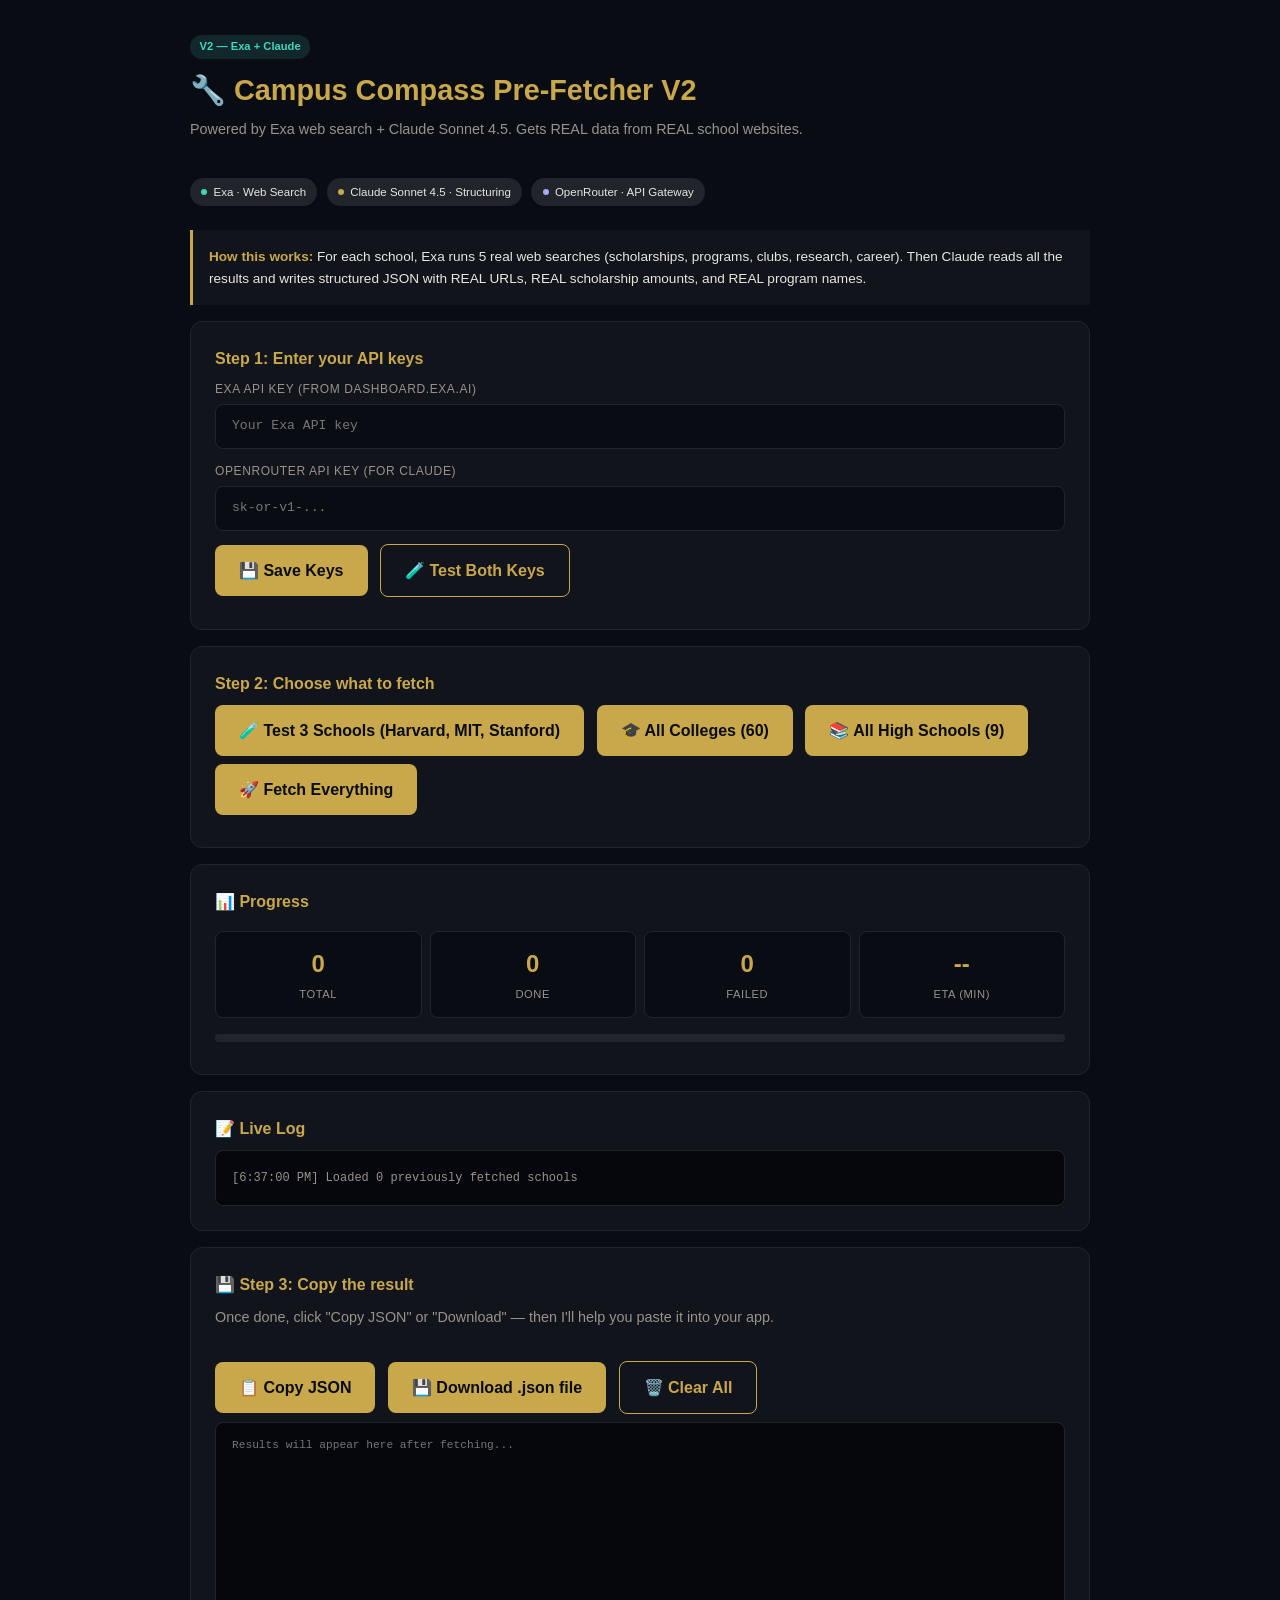
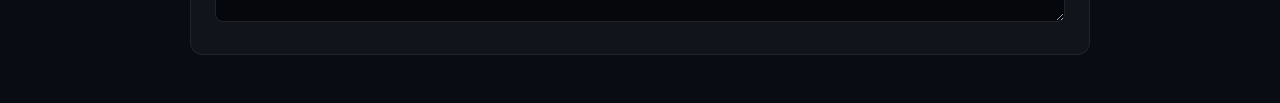
<file: prefetch-v2.html>
<!DOCTYPE html>
<html lang="en">
<head>
<meta charset="UTF-8"/>
<meta name="viewport" content="width=device-width,initial-scale=1"/>
<title>Campus Compass V2 — Exa + Claude Pre-Fetcher</title>
<style>
* { box-sizing: border-box; margin: 0; padding: 0; }
body { font-family: -apple-system, sans-serif; background: #0a0c14; color: #e8e6dc; padding: 2rem; line-height: 1.6; }
.wrap { max-width: 900px; margin: 0 auto; }
h1 { font-size: 1.8rem; margin-bottom: .3rem; color: #c9a84c; }
.tag { display: inline-block; background: #3dd6c022; color: #3dd6c0; padding: .2rem .6rem; border-radius: 100px; font-size: .7rem; font-weight: 700; margin-bottom: .5rem; }
.sub { color: #98928a; margin-bottom: 2rem; font-size: .9rem; }
.card { background: #12141c; border: 1px solid #22242c; border-radius: 12px; padding: 1.5rem; margin-bottom: 1rem; }
.card h3 { margin-bottom: .5rem; font-size: 1rem; color: #c9a84c; }
input, button { font: inherit; padding: .7rem 1rem; border-radius: 8px; border: 1px solid #22242c; background: #0a0c14; color: #e8e6dc; }
input { width: 100%; margin-bottom: .8rem; font-family: monospace; font-size: .82rem; }
label { display: block; font-size: .75rem; color: #98928a; margin-bottom: .3rem; text-transform: uppercase; letter-spacing: .05em; }
button { background: #c9a84c; color: #0a0c14; font-weight: 700; cursor: pointer; border: none; padding: .8rem 1.5rem; margin-right: .5rem; margin-bottom: .5rem; }
button:hover { background: #d4b45c; }
button:disabled { opacity: .5; cursor: not-allowed; }
button.danger { background: #e0635a; color: #fff; }
button.secondary { background: transparent; color: #c9a84c; border: 1px solid #c9a84c; }
.progress-bg { height: 8px; background: #22242c; border-radius: 100px; overflow: hidden; margin: .5rem 0; }
.progress-fill { height: 100%; background: linear-gradient(90deg, #c9a84c, #3dd6c0); transition: width .3s; }
.stat-row { display: grid; grid-template-columns: repeat(4, 1fr); gap: .5rem; margin: 1rem 0; }
.stat { background: #0a0c14; border: 1px solid #22242c; border-radius: 8px; padding: .8rem; text-align: center; }
.stat-val { font-size: 1.5rem; font-weight: 700; color: #c9a84c; }
.stat-lbl { font-size: .7rem; color: #98928a; margin-top: .2rem; text-transform: uppercase; letter-spacing: .05em; }
.log { background: #05070d; border: 1px solid #22242c; border-radius: 8px; padding: 1rem; max-height: 400px; overflow-y: auto; font-family: monospace; font-size: .75rem; line-height: 1.5; }
.log-line { padding: .15rem 0; }
.log-success { color: #3dd6c0; }
.log-error { color: #e0635a; }
.log-info { color: #98928a; }
.log-warn { color: #c9a84c; }
.log-step { color: #a8a8ff; padding-left: 1rem; }
textarea { width: 100%; height: 200px; padding: 1rem; background: #05070d; border: 1px solid #22242c; border-radius: 8px; color: #e8e6dc; font-family: monospace; font-size: .7rem; }
.help { background: #12141c; border-left: 3px solid #c9a84c; padding: 1rem; margin: 1rem 0; font-size: .85rem; }
.help strong { color: #c9a84c; }
.stack-badge { display: inline-flex; align-items: center; gap: .4rem; background: #22242c; padding: .3rem .7rem; border-radius: 100px; font-size: .72rem; margin-right: .3rem; margin-top: .3rem; }
.stack-badge .dot { width: 6px; height: 6px; border-radius: 50%; }
</style>
</head>
<body>
<div class="wrap">
  <span class="tag">V2 — Exa + Claude</span>
  <h1>🔧 Campus Compass Pre-Fetcher V2</h1>
  <div class="sub">Powered by Exa web search + Claude Sonnet 4.5. Gets REAL data from REAL school websites.</div>

  <div style="margin-bottom:1.5rem">
    <span class="stack-badge"><span class="dot" style="background:#3dd6c0"></span>Exa · Web Search</span>
    <span class="stack-badge"><span class="dot" style="background:#c9a84c"></span>Claude Sonnet 4.5 · Structuring</span>
    <span class="stack-badge"><span class="dot" style="background:#a8a8ff"></span>OpenRouter · API Gateway</span>
  </div>

  <div class="help">
    <strong>How this works:</strong> For each school, Exa runs 5 real web searches (scholarships, programs, clubs, research, career). Then Claude reads all the results and writes structured JSON with REAL URLs, REAL scholarship amounts, and REAL program names.
  </div>

  <div class="card">
    <h3>Step 1: Enter your API keys</h3>
    <label>Exa API Key (from dashboard.exa.ai)</label>
    <input id="exa-key" type="password" placeholder="Your Exa API key"/>
    <label>OpenRouter API Key (for Claude)</label>
    <input id="or-key" type="password" placeholder="sk-or-v1-..."/>
    <button onclick="saveKeys()">💾 Save Keys</button>
    <button class="secondary" onclick="testKeys()">🧪 Test Both Keys</button>
  </div>

  <div class="card">
    <h3>Step 2: Choose what to fetch</h3>
    <button onclick="startFetch('test')" id="btn-test">🧪 Test 3 Schools (Harvard, MIT, Stanford)</button>
    <button onclick="startFetch('col')" id="btn-col">🎓 All Colleges (60)</button>
    <button onclick="startFetch('hs')" id="btn-hs">📚 All High Schools (9)</button>
    <button onclick="startFetch('both')" id="btn-both">🚀 Fetch Everything</button>
  </div>

  <div class="card">
    <h3>📊 Progress</h3>
    <div class="stat-row">
      <div class="stat"><div class="stat-val" id="s-total">0</div><div class="stat-lbl">Total</div></div>
      <div class="stat"><div class="stat-val" id="s-done">0</div><div class="stat-lbl">Done</div></div>
      <div class="stat"><div class="stat-val" id="s-fail">0</div><div class="stat-lbl">Failed</div></div>
      <div class="stat"><div class="stat-val" id="s-eta">--</div><div class="stat-lbl">ETA (min)</div></div>
    </div>
    <div class="progress-bg"><div class="progress-fill" id="prog" style="width:0%"></div></div>
    <button class="danger" onclick="stopFetch()" id="btn-stop" style="display:none">⏹ Stop</button>
  </div>

  <div class="card">
    <h3>📝 Live Log</h3>
    <div class="log" id="log"></div>
  </div>

  <div class="card">
    <h3>💾 Step 3: Copy the result</h3>
    <div class="sub">Once done, click "Copy JSON" or "Download" — then I'll help you paste it into your app.</div>
    <button onclick="copyResult()">📋 Copy JSON</button>
    <button onclick="downloadResult()">💾 Download .json file</button>
    <button class="secondary" onclick="clearResult()">🗑️ Clear All</button>
    <textarea id="result" readonly placeholder="Results will appear here after fetching..."></textarea>
  </div>
</div>

<script>
// ═══════════════════════════════════════
// SCHOOL DATA
// ═══════════════════════════════════════
const COL_DIR = [
  { schools:[
    { name:'Harvard University', city:'Cambridge, MA', url:'harvard.edu' },
    { name:'Yale University', city:'New Haven, CT', url:'yale.edu' },
    { name:'Princeton University', city:'Princeton, NJ', url:'princeton.edu' },
    { name:'Columbia University', city:'New York, NY', url:'columbia.edu' },
    { name:'University of Pennsylvania', city:'Philadelphia, PA', url:'upenn.edu' },
    { name:'Brown University', city:'Providence, RI', url:'brown.edu' },
    { name:'Dartmouth College', city:'Hanover, NH', url:'dartmouth.edu' },
    { name:'Cornell University', city:'Ithaca, NY', url:'cornell.edu' },
    { name:'MIT', city:'Cambridge, MA', url:'mit.edu' },
    { name:'Stanford University', city:'Stanford, CA', url:'stanford.edu' },
    { name:'Caltech', city:'Pasadena, CA', url:'caltech.edu' },
    { name:'Duke University', city:'Durham, NC', url:'duke.edu' },
    { name:'Johns Hopkins University', city:'Baltimore, MD', url:'jhu.edu' },
    { name:'Northwestern University', city:'Evanston, IL', url:'northwestern.edu' },
    { name:'Vanderbilt University', city:'Nashville, TN', url:'vanderbilt.edu' },
    { name:'Rice University', city:'Houston, TX', url:'rice.edu' },
    { name:'Notre Dame', city:'Notre Dame, IN', url:'nd.edu' },
    { name:'Georgetown University', city:'Washington, DC', url:'georgetown.edu' },
    { name:'WashU St. Louis', city:'St. Louis, MO', url:'wustl.edu' },
    { name:'Emory University', city:'Atlanta, GA', url:'emory.edu' },
    { name:'Tufts University', city:'Medford, MA', url:'tufts.edu' },
    { name:'Carnegie Mellon', city:'Pittsburgh, PA', url:'cmu.edu' },
    { name:'Boston University', city:'Boston, MA', url:'bu.edu' },
    { name:'Northeastern University', city:'Boston, MA', url:'northeastern.edu' },
    { name:'UC Berkeley', city:'Berkeley, CA', url:'berkeley.edu' },
    { name:'UCLA', city:'Los Angeles, CA', url:'ucla.edu' },
    { name:'UC San Diego', city:'La Jolla, CA', url:'ucsd.edu' },
    { name:'University of Michigan', city:'Ann Arbor, MI', url:'umich.edu' },
    { name:'UT Austin', city:'Austin, TX', url:'utexas.edu' },
    { name:'UVA', city:'Charlottesville, VA', url:'virginia.edu' },
    { name:'UNC Chapel Hill', city:'Chapel Hill, NC', url:'unc.edu' },
    { name:'Georgia Tech', city:'Atlanta, GA', url:'gatech.edu' },
    { name:'University of Florida', city:'Gainesville, FL', url:'ufl.edu' },
    { name:'University of Washington', city:'Seattle, WA', url:'uw.edu' },
    { name:'Penn State', city:'State College, PA', url:'psu.edu' },
    { name:'Ohio State', city:'Columbus, OH', url:'osu.edu' },
    { name:'Purdue University', city:'West Lafayette, IN', url:'purdue.edu' },
    { name:'Texas A&M', city:'College Station, TX', url:'tamu.edu' },
    { name:'Florida State', city:'Tallahassee, FL', url:'fsu.edu' },
    { name:'ASU', city:'Tempe, AZ', url:'asu.edu' },
    { name:'Howard University', city:'Washington, DC', url:'howard.edu' },
    { name:'Morehouse College', city:'Atlanta, GA', url:'morehouse.edu' },
    { name:'Spelman College', city:'Atlanta, GA', url:'spelman.edu' },
    { name:'Hampton University', city:'Hampton, VA', url:'hamptonu.edu' },
    { name:'FAMU', city:'Tallahassee, FL', url:'famu.edu' },
    { name:'Xavier of Louisiana', city:'New Orleans, LA', url:'xula.edu' },
    { name:'Tuskegee University', city:'Tuskegee, AL', url:'tuskegee.edu' },
    { name:'NC A&T', city:'Greensboro, NC', url:'ncat.edu' },
    { name:'Williams College', city:'Williamstown, MA', url:'williams.edu' },
    { name:'Amherst College', city:'Amherst, MA', url:'amherst.edu' },
    { name:'Middlebury College', city:'Middlebury, VT', url:'middlebury.edu' },
    { name:'Swarthmore', city:'Swarthmore, PA', url:'swarthmore.edu' },
    { name:'Wellesley College', city:'Wellesley, MA', url:'wellesley.edu' },
    { name:'Bowdoin College', city:'Brunswick, ME', url:'bowdoin.edu' },
    { name:'Oberlin College', city:'Oberlin, OH', url:'oberlin.edu' },
    { name:'Reed College', city:'Portland, OR', url:'reed.edu' },
  ]},
];

const HS_DIR = [
  { schools:[
    { name:'Westlake High School', city:'Austin, TX', url:'austinisd.org' },
    { name:'Allen High School', city:'Allen, TX', url:'allenisd.org' },
    { name:'Plano Senior High', city:'Plano, TX', url:'pisd.edu' },
    { name:'Katy High School', city:'Katy, TX', url:'katyisd.org' },
    { name:'Lowell High School', city:'San Francisco, CA', url:'sfusd.edu' },
    { name:'Lynbrook High School', city:'San Jose, CA', url:'fuhsd.org' },
    { name:'Stuyvesant High School', city:'New York, NY', url:'stuy.edu' },
    { name:'Brooklyn Tech', city:'Brooklyn, NY', url:'bths.edu' },
    { name:'Bronx Science', city:'Bronx, NY', url:'bxscience.edu' },
  ]},
];

// ═══════════════════════════════════════
// STATE
// ═══════════════════════════════════════
let exaKey = '';
let orKey = '';
let results = {};
let stopFlag = false;
let startTime = 0;
let totalCount = 0;
let doneCount = 0;
let failCount = 0;

// ═══════════════════════════════════════
// INIT
// ═══════════════════════════════════════
window.addEventListener('DOMContentLoaded', () => {
  exaKey = localStorage.getItem('cc_v2_exa_key') || '';
  orKey = localStorage.getItem('cc_v2_or_key') || '';
  if (exaKey) document.getElementById('exa-key').value = exaKey;
  if (orKey) document.getElementById('or-key').value = orKey;
  results = JSON.parse(localStorage.getItem('cc_v2_results') || '{}');
  log(`Loaded ${Object.keys(results).length} previously fetched schools`, 'info');
  updateResultBox();
});

function saveKeys() {
  exaKey = document.getElementById('exa-key').value.trim();
  orKey = document.getElementById('or-key').value.trim();
  localStorage.setItem('cc_v2_exa_key', exaKey);
  localStorage.setItem('cc_v2_or_key', orKey);
  log(`✅ Keys saved`, 'success');
}

async function testKeys() {
  saveKeys();
  if (!exaKey || !orKey) {
    log('❌ Enter both keys first', 'error');
    return;
  }
  log('🧪 Testing Exa key...', 'info');
  try {
    const exaRes = await fetch('https://api.exa.ai/search', {
      method: 'POST',
      headers: {
        'Content-Type': 'application/json',
        'x-api-key': exaKey,
      },
      body: JSON.stringify({
        query: 'Harvard University',
        numResults: 1,
        type: 'auto',
      }),
    });
    if (exaRes.ok) {
      log('✅ Exa key works!', 'success');
    } else {
      const err = await exaRes.text();
      log(`❌ Exa key failed: ${exaRes.status} - ${err.substring(0, 100)}`, 'error');
      return;
    }
  } catch (e) {
    log(`❌ Exa network error: ${e.message}`, 'error');
    return;
  }

  log('🧪 Testing OpenRouter (Claude) key...', 'info');
  try {
    const orRes = await fetch('https://openrouter.ai/api/v1/chat/completions', {
      method: 'POST',
      headers: {
        'Content-Type': 'application/json',
        'Authorization': 'Bearer ' + orKey,
      },
      body: JSON.stringify({
        model: 'anthropic/claude-sonnet-4.5',
        max_tokens: 20,
        messages: [{ role: 'user', content: 'Say "hi" only.' }],
      }),
    });
    if (orRes.ok) {
      const data = await orRes.json();
      const reply = data.choices?.[0]?.message?.content || '';
      log(`✅ Claude key works! Claude said: "${reply.trim()}"`, 'success');
      log('🎉 Both keys are ready! You can now fetch schools.', 'success');
    } else {
      const err = await orRes.text();
      log(`❌ Claude key failed: ${orRes.status} - ${err.substring(0, 150)}`, 'error');
    }
  } catch (e) {
    log(`❌ Claude network error: ${e.message}`, 'error');
  }
}

// ═══════════════════════════════════════
// FETCH ORCHESTRATION
// ═══════════════════════════════════════
async function startFetch(mode) {
  saveKeys();
  if (!exaKey || !orKey) { alert('Enter BOTH API keys first!'); return; }
  stopFlag = false;

  let schools = [];
  if (mode === 'col' || mode === 'both') {
    COL_DIR.forEach(cat => cat.schools.forEach(s => schools.push({ ...s, mode: 'col' })));
  }
  if (mode === 'hs' || mode === 'both') {
    HS_DIR.forEach(cat => cat.schools.forEach(s => schools.push({ ...s, mode: 'hs' })));
  }
  if (mode === 'test') {
    schools = [
      { name: 'Harvard University', city: 'Cambridge, MA', url: 'harvard.edu', mode: 'col' },
      { name: 'MIT', city: 'Cambridge, MA', url: 'mit.edu', mode: 'col' },
      { name: 'Stanford University', city: 'Stanford, CA', url: 'stanford.edu', mode: 'col' },
    ];
  }

  // Skip already-fetched
  schools = schools.filter(s => !results[s.mode + ':' + s.name]);
  totalCount = schools.length;
  doneCount = 0;
  failCount = 0;
  startTime = Date.now();

  document.getElementById('s-total').textContent = totalCount;
  document.getElementById('btn-stop').style.display = 'inline-block';
  ['btn-col','btn-hs','btn-both','btn-test'].forEach(id => document.getElementById(id).disabled = true);

  log(`🚀 Starting Exa + Claude fetch of ${totalCount} schools...`, 'success');

  for (const school of schools) {
    if (stopFlag) { log('⏹ Stopped by user', 'warn'); break; }
    await fetchOne(school);
    updateProgress();
    await new Promise(r => setTimeout(r, 500)); // delay between schools
  }

  log(`\n🎉 Done! ${doneCount}/${totalCount} succeeded, ${failCount} failed`, 'success');
  ['btn-col','btn-hs','btn-both','btn-test'].forEach(id => document.getElementById(id).disabled = false);
  document.getElementById('btn-stop').style.display = 'none';
  updateResultBox();
}

async function fetchOne(school) {
  const key = school.mode + ':' + school.name;
  log(`\n⏳ ${school.name}`, 'info');

  try {
    // 5 parallel Exa searches
    const isCol = school.mode === 'col';
    const queries = isCol ? [
      { key: 'scholarships',  q: `${school.name} scholarships financial aid grants` },
      { key: 'programs',      q: `${school.name} academic programs majors departments` },
      { key: 'clubs',         q: `${school.name} student organizations clubs activities` },
      { key: 'research',      q: `${school.name} undergraduate research opportunities internships` },
      { key: 'career',        q: `${school.name} career center internships shadowing programs` },
    ] : [
      { key: 'scholarships',  q: `${school.name} ${school.city} scholarships financial aid` },
      { key: 'programs',      q: `${school.name} AP courses IB program academics` },
      { key: 'clubs',         q: `${school.name} clubs student organizations activities` },
      { key: 'sports',        q: `${school.name} athletics sports teams` },
      { key: 'career',        q: `${school.name} CTE career technical education programs` },
    ];

    log(`  🔍 Running 5 Exa searches...`, 'step');
    const searchResults = await Promise.all(queries.map(q => runExaSearch(q.q).then(r => ({ key: q.key, results: r }))));

    let totalSnippets = 0;
    searchResults.forEach(sr => { totalSnippets += sr.results.length; });
    log(`  ✅ Got ${totalSnippets} snippets from Exa`, 'step');

    // Build Claude prompt
    log(`  🤖 Sending to Claude for structuring...`, 'step');
    const claudeResp = await runClaude(school, searchResults);
    log(`  ✅ Claude returned ${claudeResp.length} chars`, 'step');

    // Parse JSON
    const parsed = JSON.parse(claudeResp);

    // Store
    results[key] = parsed;
    localStorage.setItem('cc_v2_results', JSON.stringify(results));
    doneCount++;
    log(`✅ ${school.name} — SAVED`, 'success');
  } catch (err) {
    failCount++;
    log(`❌ ${school.name}: ${err.message}`, 'error');
  }
}

// ═══════════════════════════════════════
// EXA SEARCH
// ═══════════════════════════════════════
async function runExaSearch(query) {
  const res = await fetch('https://api.exa.ai/search', {
    method: 'POST',
    headers: {
      'Content-Type': 'application/json',
      'x-api-key': exaKey,
    },
    body: JSON.stringify({
      query: query,
      numResults: 5,
      type: 'auto',
      contents: {
        highlights: true,
      },
    }),
  });
  if (!res.ok) throw new Error(`Exa ${res.status}`);
  const data = await res.json();
  return (data.results || []).map(r => ({
    title: r.title || '',
    url: r.url || '',
    highlights: (r.highlights || []).join(' ').substring(0, 500),
  }));
}

// ═══════════════════════════════════════
// CLAUDE CALL
// ═══════════════════════════════════════
async function runClaude(school, searchResults) {
  const isCol = school.mode === 'col';
  const searchText = searchResults.map(sr =>
    `\n=== ${sr.key.toUpperCase()} SEARCH ===\n` +
    sr.results.map((r, i) =>
      `[${i+1}] ${r.title}\nURL: ${r.url}\nExcerpt: ${r.highlights}`
    ).join('\n\n')
  ).join('\n');

  const schema = isCol ? colSchema(school) : hsSchema(school);
  const prompt = `You are structuring data for a student opportunity dashboard about ${school.name} (${school.city}).

Below are REAL search results from ${school.name}'s website and related pages. Use ONLY facts and URLs from these search results.

${searchText}

Now output STRICT JSON matching this schema:
${schema}

Rules:
- Every URL must come from the search results above — no made-up URLs
- If you can't find real info for a section, include 3 items minimum with realistic content
- Output ONLY JSON, no preamble, no markdown fences
- Start response with { and end with }`;

  const res = await fetch('https://openrouter.ai/api/v1/chat/completions', {
    method: 'POST',
    headers: {
      'Content-Type': 'application/json',
      'Authorization': 'Bearer ' + orKey,
    },
    body: JSON.stringify({
      model: 'anthropic/claude-sonnet-4.5',
      max_tokens: 8000,
      messages: [
        { role: 'user', content: prompt },
        { role: 'assistant', content: '{' }, // Prefill to force JSON
      ],
    }),
  });
  if (!res.ok) {
    const errText = await res.text();
    throw new Error(`Claude ${res.status}: ${errText.substring(0, 100)}`);
  }
  const data = await res.json();
  let text = data.choices?.[0]?.message?.content || '';
  // Re-add the { prefill
  if (!text.trimStart().startsWith('{')) text = '{' + text;
  return text;
}

function colSchema(s) {
  return `{
  "school": "${s.name}",
  "city": "${s.city}",
  "url": "https://${s.url}",
  "overview": "2-3 sentences about the school",
  "programs": [
    { "title": "Real major/program name", "type": "Academic Program", "description": "2 sentences with specifics", "url": "real URL from search results" }
  ],
  "research": [
    { "title": "Real research program name", "type": "Research", "description": "2 sentences", "deadline": "date or 'Rolling'", "url": "real URL" }
  ],
  "clubs": [
    { "title": "Real student org name", "type": "Student Org", "description": "2 sentences", "url": "real URL" }
  ],
  "scholarships": [
    { "title": "Real scholarship name", "type": "Scholarship", "description": "2 sentences with dollar amount", "deadline": "real deadline", "url": "real URL" }
  ],
  "schedule": {
    "intro": "1-2 sentences about typical week",
    "sample_courses": ["Real course name", "Real course", "Real course", "Real course"]
  },
  "campus_life": [
    { "heading": "Academic Culture", "content": "2 sentences about ${s.name}" },
    { "heading": "Social Scene", "content": "2 sentences" },
    { "heading": "Living in ${s.city}", "content": "2 sentences" }
  ],
  "stats": { "programs": 40, "clubs": 150, "scholarships": 25 }
}
6 items minimum in programs/research/clubs/scholarships arrays.`;
}

function hsSchema(s) {
  return `{
  "school": "${s.name}",
  "city": "${s.city}",
  "url": "https://${s.url}",
  "overview": "2-3 sentences",
  "programs": [
    { "title": "Real AP/IB course", "type": "AP Course", "description": "2 sentences", "url": "real URL" }
  ],
  "career": [
    { "title": "Real CTE program", "type": "CTE", "description": "2 sentences", "url": "real URL" }
  ],
  "clubs": [
    { "title": "Real club name", "type": "Club", "description": "2 sentences", "url": "real URL" }
  ],
  "sports": [
    { "title": "Sport name", "type": "Varsity", "description": "2 sentences", "url": "real URL" }
  ],
  "scholarships": [
    { "title": "Scholarship name", "type": "Scholarship", "description": "2 sentences", "url": "real URL" }
  ],
  "schedule": {
    "intro": "1-2 sentences",
    "sample_courses": ["Course 1", "Course 2", "Course 3", "Course 4"]
  },
  "campus_life": [
    { "heading": "Academic Culture", "content": "2 sentences" },
    { "heading": "After School Life", "content": "2 sentences" },
    { "heading": "Living in ${s.city}", "content": "2 sentences" }
  ],
  "stats": { "programs": 35, "clubs": 40, "scholarships": 20 }
}
5 items minimum each.`;
}

// ═══════════════════════════════════════
// UI HELPERS
// ═══════════════════════════════════════
function updateProgress() {
  const pct = totalCount > 0 ? Math.round((doneCount / totalCount) * 100) : 0;
  document.getElementById('s-done').textContent = doneCount;
  document.getElementById('s-fail').textContent = failCount;
  document.getElementById('prog').style.width = pct + '%';
  const elapsed = (Date.now() - startTime) / 1000;
  const rate = doneCount / elapsed;
  const remaining = totalCount - doneCount;
  const eta = Math.round((remaining / rate) / 60);
  document.getElementById('s-eta').textContent = isFinite(eta) ? eta : '--';
}

function log(msg, level = 'info') {
  const el = document.getElementById('log');
  const line = document.createElement('div');
  line.className = 'log-line log-' + level;
  const time = new Date().toLocaleTimeString();
  line.textContent = `[${time}] ${msg}`;
  el.appendChild(line);
  el.scrollTop = el.scrollHeight;
}

function updateResultBox() {
  const count = Object.keys(results).length;
  document.getElementById('result').value = count > 0 ? JSON.stringify(results, null, 2) : '';
  if (count > 0) log(`💾 ${count} schools currently stored`, 'info');
}

function copyResult() {
  const t = document.getElementById('result');
  t.select();
  document.execCommand('copy');
  alert(`Copied ${Object.keys(results).length} schools to clipboard!`);
}

function downloadResult() {
  const blob = new Blob([JSON.stringify(results, null, 2)], { type: 'application/json' });
  const url = URL.createObjectURL(blob);
  const a = document.createElement('a');
  a.href = url;
  a.download = 'campus-compass-data-v2.json';
  a.click();
}

function clearResult() {
  if (!confirm('Delete all fetched data? (Cannot be undone)')) return;
  results = {};
  localStorage.removeItem('cc_v2_results');
  updateResultBox();
  log('🗑️ Data cleared', 'warn');
}

function stopFetch() {
  stopFlag = true;
  log('⏹ Stopping after current school...', 'warn');
}
</script>
</body>
</html>
</file>
